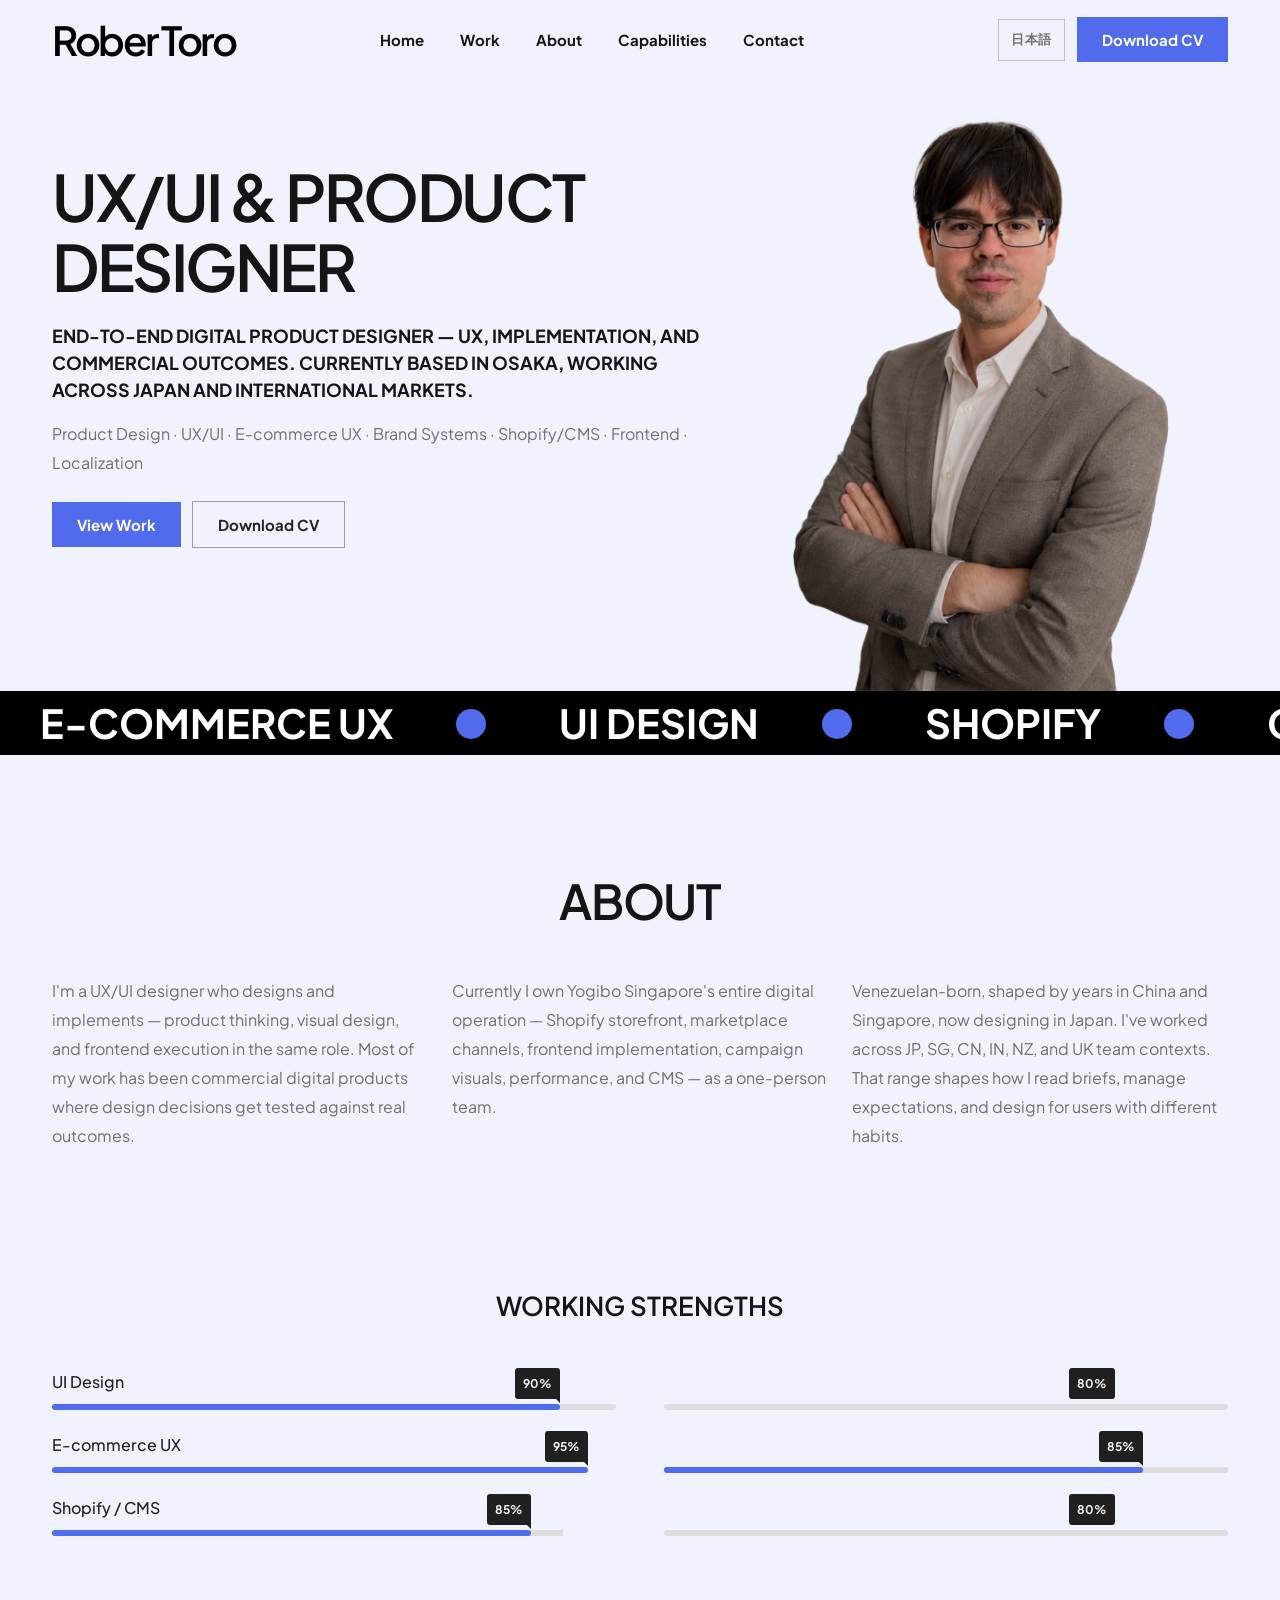
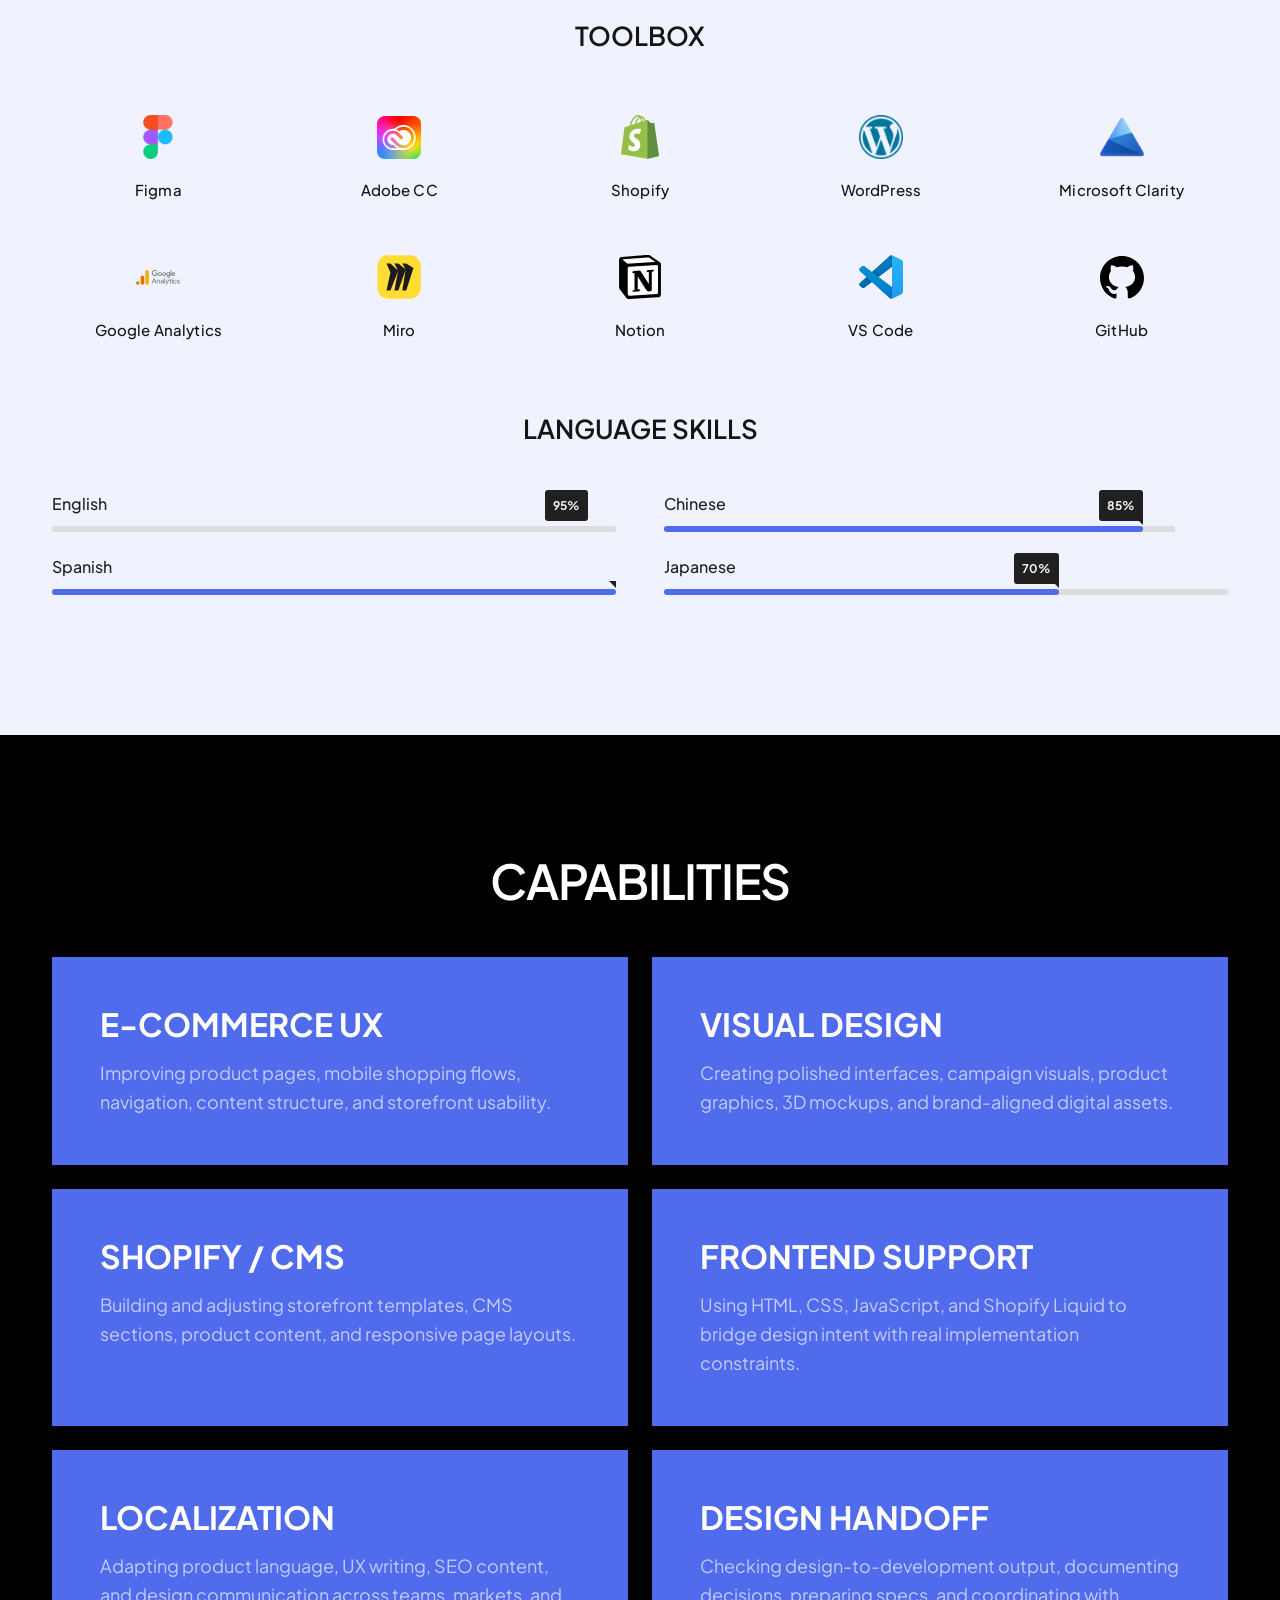
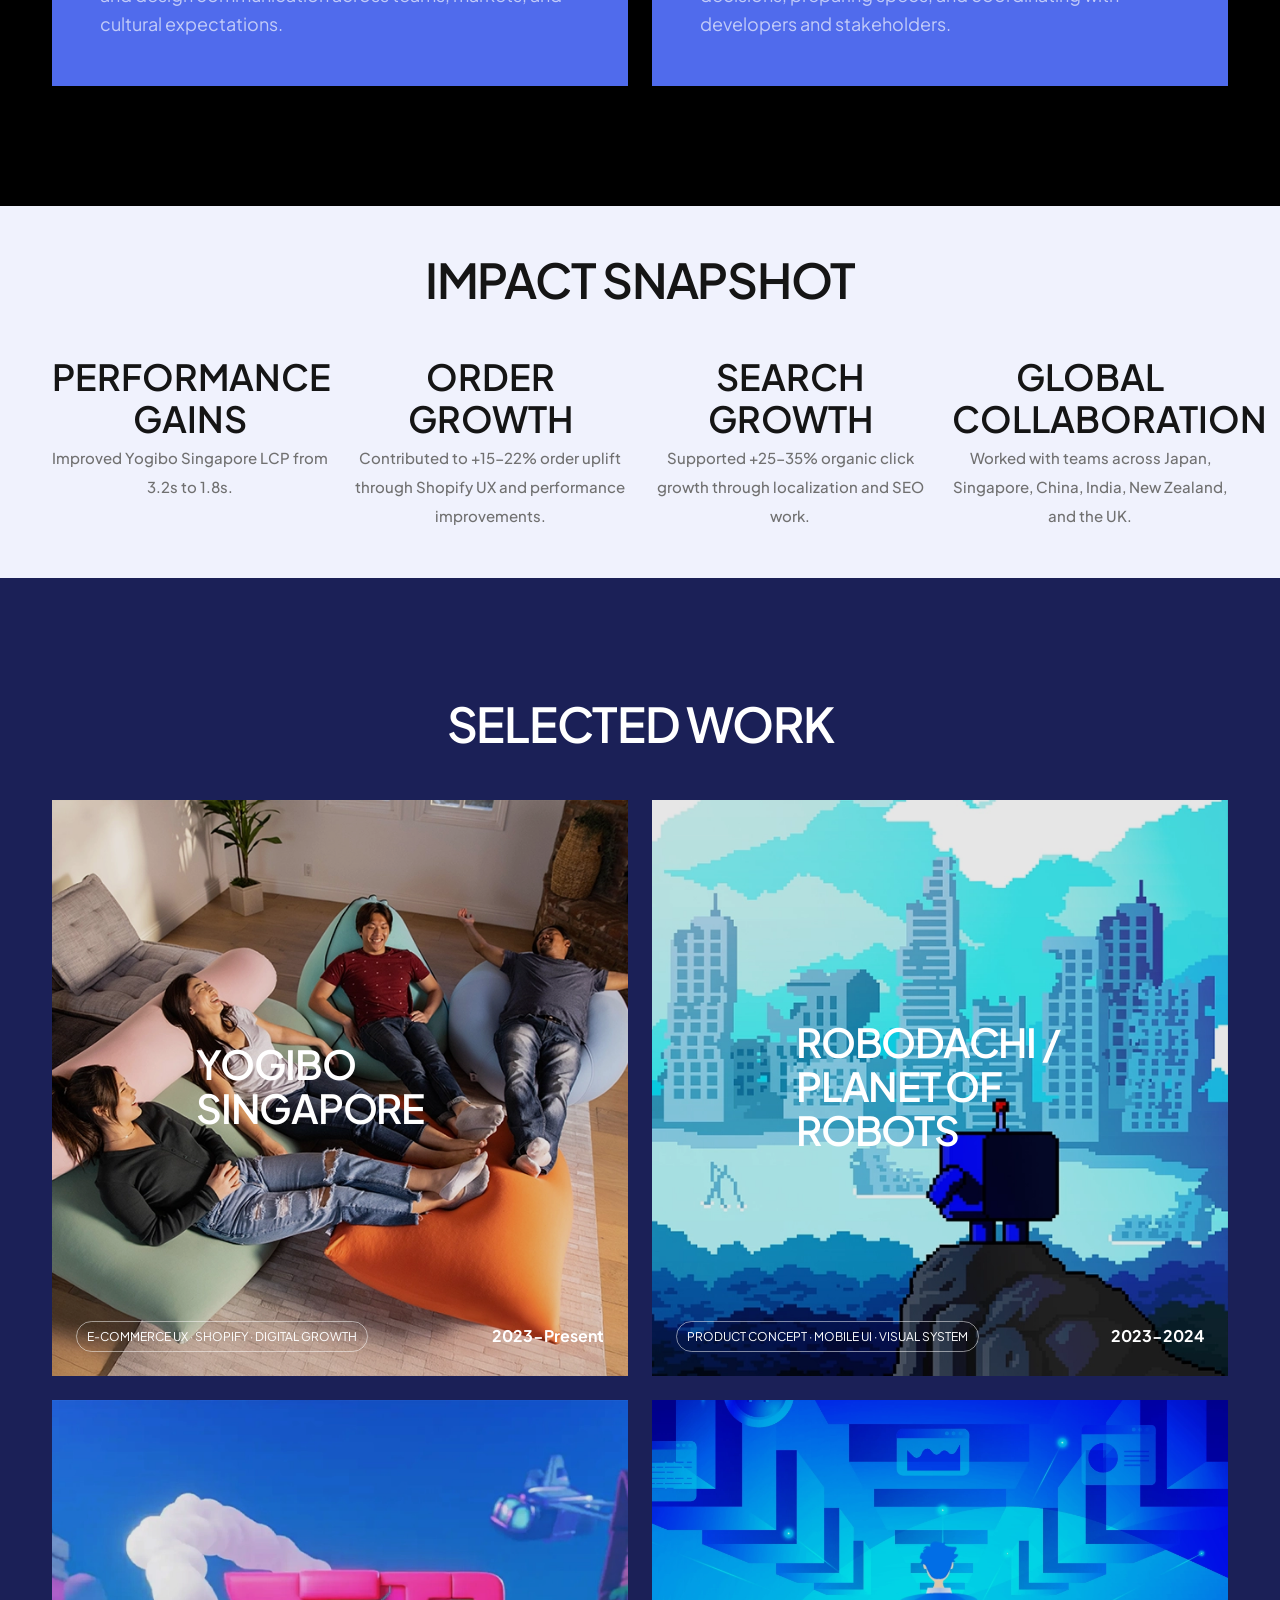
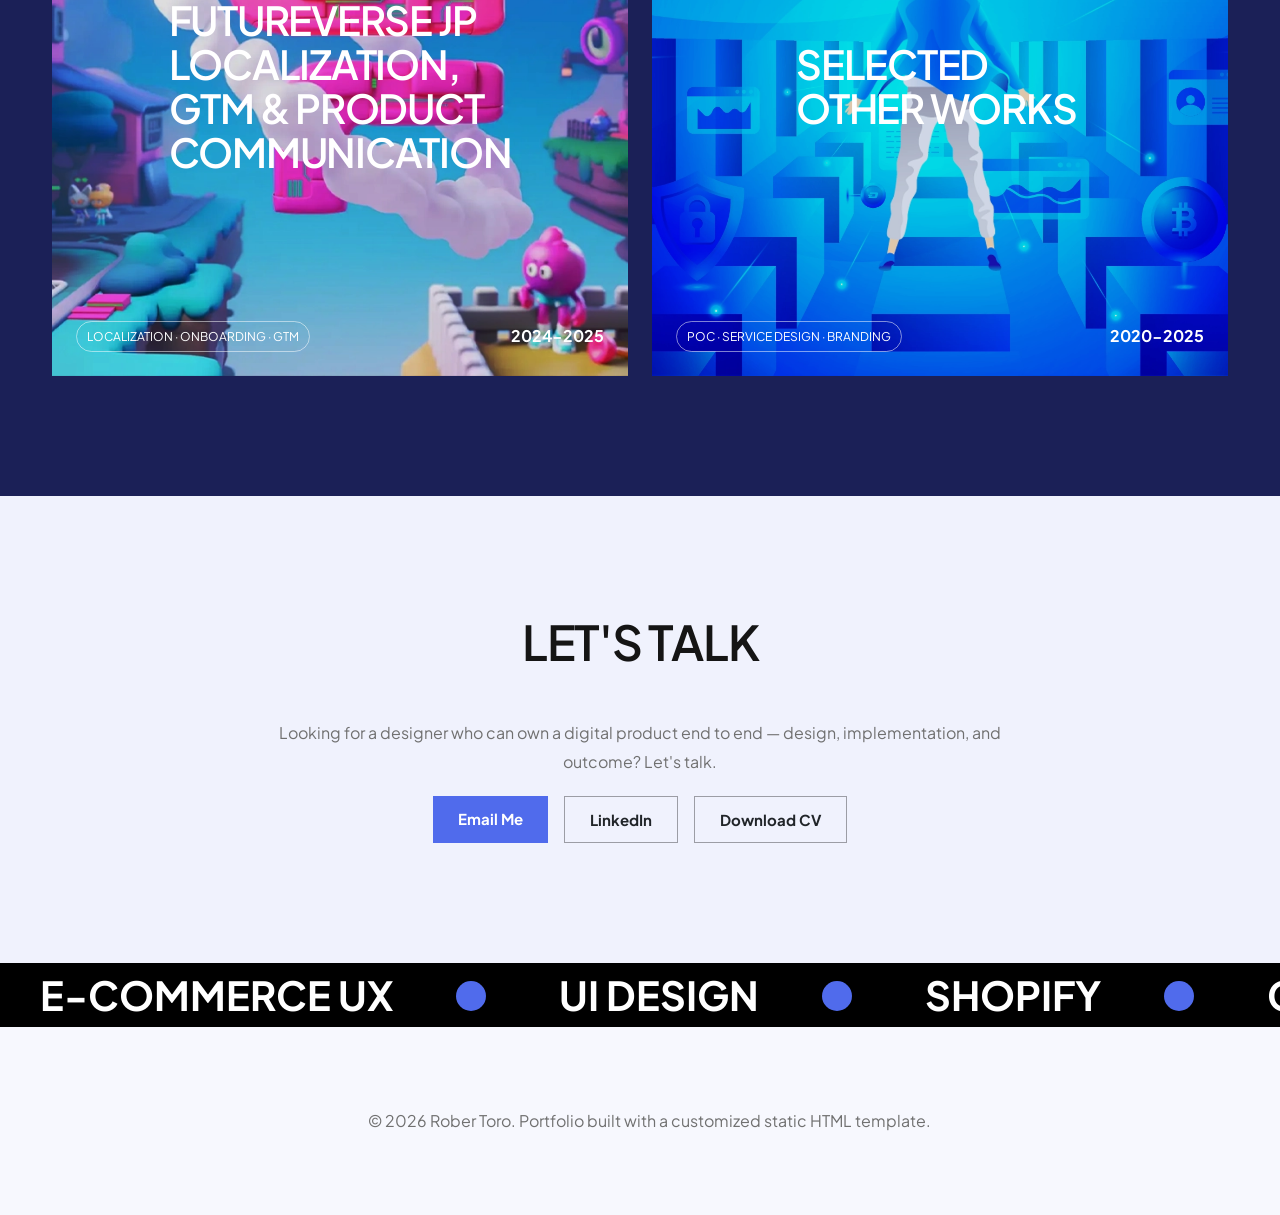
<file: index.html>
<!DOCTYPE html>
<html lang="en">

<head>
    <title>Rober Toro - UX/UI & Product Designer</title>
    <link rel="icon" href="images/icon.webp" type="image/gif" sizes="16x16">
    <meta content="text/html;charset=utf-8" http-equiv="Content-Type">
    <meta content="width=device-width, initial-scale=1.0" name="viewport">
    <meta name="description" content="E-commerce-focused UX/UI Designer based in Osaka, Japan, working across Shopify, CMS, frontend implementation, localization, visual systems, and cross-cultural digital product support.">
    <meta content="" name="keywords">
    <meta content="Rober Toro" name="author">
    <!-- CSS Files
    ================================================== -->
    <link href="css/bootstrap.min.css" rel="stylesheet" type="text/css" id="bootstrap">
    <link href="css/plugins.css" rel="stylesheet" type="text/css">
    <link href="css/style.css" rel="stylesheet" type="text/css">
    <link href="css/coloring.css" rel="stylesheet" type="text/css">
    <!-- color scheme -->
    <link id="colors" href="css/colors/scheme-01.css" rel="stylesheet" type="text/css">
    <!-- color scheme -->
    <link href="css/09_custom.css" rel="stylesheet" type="text/css">
    <link rel="alternate" hreflang="en" href="index.html">
    <link rel="alternate" hreflang="ja" href="ja/index.html">
    <script src="js/language-router.js"></script>
</head>

<body>
    <header class="header-light transparent has-topbar">
        <div class="container">
            <div class="row">
                <div class="col-md-12">
                    <div class="de-flex sm-pt10">
                        <div class="de-flex-col">
                            <!-- logo begin -->
                            <div id="logo" class="w-150px">
                                <a href="#section-intro">
                                    <h1>Rober Toro</h1>
                                </a>
                            </div>
                            <!-- logo close -->
                        </div>
                        <div class="de-flex-col header-col-mid">
                            <ul id="mainmenu">
                                <li><a class="menu-item" href="#section-intro">Home</a></li>
                                <li><a class="menu-item" href="#my_works">Work</a></li>
                                <li><a class="menu-item" href="#who_i_am">About</a></li>
                                <li><a class="menu-item" href="#what_i_do">Capabilities</a></li>
                                <li><a class="menu-item" href="#hire_me">Contact</a></li>
                            </ul>
                        </div>
                        <div class="de-flex-col">
                            <div class="menu_side_area">
                                <a href="ja/index.html" class="language-switch" data-language-switch="ja" lang="ja" hreflang="ja" aria-label="日本語版を表示">日本語</a>
                                <a href="assets/docs/rober-toro-cv.pdf" class="btn-main" target="_blank" rel="noopener">Download CV</a>
                                <span id="menu-btn"></span>
                            </div>
                        </div>
                    </div>
                </div>
            </div>
        </div>
    </header>

    <div id="wrapper">
        <div class="float-text show-on-scroll">
            <span><a href="#">Scroll to top</a></span>
        </div>
        <div class="scrollbar-v show-on-scroll"></div>

        <!-- page preloader begin -->
        <div id="de-loader"></div>
        <!-- page preloader close -->

        <!-- content begin -->
        <div class="no-bottom no-top" id="content">

            <div id="top"></div>

            <section id="section-intro" class="p-0 pt-5">
                <div class="container">
                    <div class="row g-4 align-items-center">
                        <div class="col-md-7">
                            <div class="spacer-single"></div>
                            <h1 class="wow fadeIn" data-wow-delay=".4s">
                                UX/UI &amp; Product Designer
                            </h1>
                            <h4 class="mb-3">End-to-end digital product designer — UX, implementation, and commercial outcomes. Currently based in Osaka, working across Japan and international markets.</h4>
                            <p class="mb-4">Product Design &middot; UX/UI &middot; E-commerce UX &middot; Brand Systems &middot; Shopify/CMS &middot; Frontend &middot; Localization</p>
                            <a class="btn-main wow fadeIn me-2" data-wow-delay="1s" href="#my_works">View Work</a>
                            <a class="btn-main btn-line text-dark wow fadeIn" data-wow-delay="1.1s" href="assets/docs/rober-toro-cv.pdf" target="_blank" rel="noopener">Download CV</a>
                            <div class="spacer-double"></div>
                        </div>

                        <div class="col-md-5">
                            <img src="images/misc/rober-hero-image.webp" class="w-100 img-gray" alt="Portrait or visual placeholder for Rober Toro portfolio">
                        </div>
                    </div>
                </div>
            </section>

            <section class="bg-dark-1 text-dark no-top no-bottom">
                <div class="wow fadeInRight d-flex">
                    <div class="de-marquee-list wow">
                        <div class="d-item">
                            <span class="d-item-txt">E-commerce UX</span>
                            <span class="d-item-circle"></span>
                            <span class="d-item-txt">UI Design</span>
                            <span class="d-item-circle"></span>
                            <span class="d-item-txt">Shopify</span>
                            <span class="d-item-circle"></span>
                            <span class="d-item-txt">CMS</span>
                            <span class="d-item-circle"></span>
                            <span class="d-item-txt">Frontend Implementation</span>
                            <span class="d-item-circle"></span>
                            <span class="d-item-txt">Design Validation</span>
                            <span class="d-item-circle"></span>
                            <span class="d-item-txt">SEO / Content</span>
                            <span class="d-item-circle"></span>
                            <span class="d-item-txt">Localization</span>
                            <span class="d-item-circle"></span>
                            <span class="d-item-txt">Cross-cultural Design</span>
                            <span class="d-item-circle"></span>
                            <span class="d-item-txt">Visual Systems</span>
                            <span class="d-item-circle"></span>
                            <span class="d-item-txt">Product Support</span>
                            <span class="d-item-circle"></span>
                        </div>
                    </div>
                </div>
            </section>

            <section id="who_i_am">
                <div class="container">
                    <div class="row g-4">
                        <div class="col-lg-12 text-center">
                            <h2>About</h2>
                        </div>
                        <div class="col-lg-4">
                            <p>I'm a UX/UI designer who designs and implements — product thinking, visual design, and frontend execution in the same role. Most of my work has been commercial digital products where design decisions get tested against real outcomes.</p>
                        </div>

                        <div class="col-lg-4">
                            <p>Currently I own Yogibo Singapore's entire digital operation — Shopify storefront, marketplace channels, frontend implementation, campaign visuals, performance, and CMS — as a one-person team.</p>
                        </div>

                        <div class="col-lg-4">
                            <p>Venezuelan-born, shaped by years in China and Singapore, now designing in Japan. I've worked across JP, SG, CN, IN, NZ, and UK team contexts. That range shapes how I read briefs, manage expectations, and design for users with different habits.</p>
                        </div>

                        <div class="col-lg-12">
                            <p class="about-note text-center mb-0"></p>
                        </div>

                        <div class="col-lg-12">
                            <div class="row g-4 gx-5 align-items-start">
                                <div class="col-lg-12 text-center skills-subsection-heading skills-subsection-heading-strengths">
                                    <h3>Working Strengths</h3>
                                </div>
                                <div class="col-md-6 wow fadeInRight skills-strength-column" data-wow-delay=".4s">
                                    <div class="d-skills-bar">
                                        <div class="d-bar">
                                            <div class="d-skill" data-value="90%">
                                                <div class="d-info">
                                                    <span>UI Design</span>
                                                </div>
                                                <div class="d-progress-line"><span class="d-fill-line"></span></div>
                                            </div>

                                            <div class="d-skill" data-value="95%">
                                                <div class="d-info">
                                                    <span>E-commerce UX</span>
                                                </div>
                                                <div class="d-progress-line"><span class="d-fill-line"></span></div>
                                            </div>

                                            <div class="d-skill" data-value="85%">
                                                <div class="d-info">
                                                    <span>Shopify / CMS</span>
                                                </div>
                                                <div class="d-progress-line"><span class="d-fill-line"></span></div>
                                            </div>
                                        </div>
                                    </div>
                                </div>

                                <div class="col-md-6 wow fadeInRight skills-strength-column" data-wow-delay=".5s">
                                    <div class="d-skills-bar">
                                        <div class="d-bar">
                                            <div class="d-skill" data-value="80%">
                                                <div class="d-info">
                                                    <span>HTML / CSS</span>
                                                </div>
                                                <div class="d-progress-line"><span class="d-fill-line"></span></div>
                                            </div>

                                            <div class="d-skill" data-value="85%">
                                                <div class="d-info">
                                                    <span>Localization</span>
                                                </div>
                                                <div class="d-progress-line"><span class="d-fill-line"></span></div>
                                            </div>

                                            <div class="d-skill" data-value="80%">
                                                <div class="d-info">
                                                    <span>Design Handoff</span>
                                                </div>
                                                <div class="d-progress-line"><span class="d-fill-line"></span></div>
                                            </div>
                                        </div>
                                    </div>
                                </div>

                                <div class="col-lg-12 text-center skills-subsection-heading skills-subsection-heading-toolbox">
                                    <h3>Toolbox</h3>
                                </div>
                                <div class="col-lg-12 wow fadeInUp skills-toolbox-section" data-wow-delay=".45s">
                                    <div class="skills-toolbox-grid">
                                        <div class="toolbox-tile">
                                            <div class="toolbox-icon-wrap">
                                                <img src="images/logo/figma.webp" alt="Figma logo" class="toolbox-icon">
                                            </div>
                                            <h4>Figma</h4>
                                        </div>

                                        <div class="toolbox-tile">
                                            <div class="toolbox-icon-wrap">
                                                <img src="images/logo/Adobe_Creative_Cloud_rainbow_icon.svg" alt="Adobe Creative Cloud logo" class="toolbox-icon">
                                            </div>
                                            <h4>Adobe CC</h4>
                                        </div>

                                        <div class="toolbox-tile">
                                            <div class="toolbox-icon-wrap">
                                                <img src="images/logo/shopify-icon.svg" alt="Shopify logo" class="toolbox-icon">
                                            </div>
                                            <h4>Shopify</h4>
                                        </div>

                                        <div class="toolbox-tile">
                                            <div class="toolbox-icon-wrap">
                                                <img src="images/logo/wordpress.webp" alt="WordPress logo" class="toolbox-icon">
                                            </div>
                                            <h4>WordPress</h4>
                                        </div>

                                        <div class="toolbox-tile">
                                            <div class="toolbox-icon-wrap">
                                                <img src="images/logo/ms-clarity-icon.png" alt="Microsoft Clarity logo" class="toolbox-icon">
                                            </div>
                                            <h4>Microsoft Clarity</h4>
                                        </div>

                                        <div class="toolbox-tile">
                                            <div class="toolbox-icon-wrap">
                                                <img src="images/logo/Logo_Google_Analytics.svg" alt="Google Analytics logo" class="toolbox-icon">
                                            </div>
                                            <h4>Google Analytics</h4>
                                        </div>

                                        <div class="toolbox-tile">
                                            <div class="toolbox-icon-wrap">
                                                <img src="images/logo/Miro-Icon.svg" alt="Miro logo" class="toolbox-icon">
                                            </div>
                                            <h4>Miro</h4>
                                        </div>

                                        <div class="toolbox-tile">
                                            <div class="toolbox-icon-wrap">
                                                <img src="images/logo/Notion-Icon.svg" alt="Notion logo" class="toolbox-icon">
                                            </div>
                                            <h4>Notion</h4>
                                        </div>

                                        <div class="toolbox-tile">
                                            <div class="toolbox-icon-wrap">
                                                <img src="images/logo/vscode.svg" alt="VS Code logo" class="toolbox-icon">
                                            </div>
                                            <h4>VS Code</h4>
                                        </div>

                                        <div class="toolbox-tile">
                                            <div class="toolbox-icon-wrap">
                                                <img src="images/logo/GitHub_icon.svg" alt="GitHub logo" class="toolbox-icon">
                                            </div>
                                            <h4>GitHub</h4>
                                        </div>
                                    </div>
                                </div>

                                <div class="col-lg-12 text-center skills-subsection-heading skills-subsection-heading-strengths">
                                    <h3>Language Skills</h3>
                                </div>
                                <div class="col-md-6 wow fadeInRight skills-language-column" data-wow-delay=".5s">
                                    <div class="d-skills-bar">
                                        <div class="d-bar">
                                            <div class="d-skill" data-value="95%">
                                                <div class="d-info">
                                                    <span>English</span>
                                                </div>
                                                <div class="d-progress-line"><span class="d-fill-line"></span></div>
                                            </div>

                                            <div class="d-skill" data-value="100%">
                                                <div class="d-info">
                                                    <span>Spanish</span>
                                                </div>
                                                <div class="d-progress-line"><span class="d-fill-line"></span></div>
                                            </div>
                                        </div>
                                    </div>
                                </div>

                                <div class="col-md-6 wow fadeInRight skills-language-column" data-wow-delay=".6s">
                                    <div class="d-skills-bar">
                                        <div class="d-bar">
                                            <div class="d-skill" data-value="85%">
                                                <div class="d-info">
                                                    <span>Chinese</span>
                                                </div>
                                                <div class="d-progress-line"><span class="d-fill-line"></span></div>
                                            </div>

                                            <div class="d-skill" data-value="70%">
                                                <div class="d-info">
                                                    <span>Japanese</span>
                                                </div>
                                                <div class="d-progress-line"><span class="d-fill-line"></span></div>
                                            </div>
                                        </div>
                                    </div>
                                </div>
                            </div>
                        </div>
                    </div>
                </div>
            </section>

            <section id="what_i_do" class="section-dark bg-dark text-light">
                <div class="container">
                    <div class="row g-4">
                        <div class="col-lg-12 text-center">
                            <h2>Capabilities</h2>
                        </div>
                        <div class="col-lg-6 col-sm-6 wow fadeInUp" data-wow-delay=".3s">
                            <div class="relative p-lg-5 p-4 bg-color text-light h-100">
                                <h4 class="fs-32 lh-1-2">E-commerce UX</h4>
                                <p class="fs-20 mb-0">Improving product pages, mobile shopping flows, navigation, content structure, and storefront usability.</p>
                            </div>
                        </div>

                        <div class="col-lg-6 col-sm-6 wow fadeInUp" data-wow-delay=".3s">
                            <div class="relative p-lg-5 p-4 bg-color text-light h-100">
                                <h4 class="fs-32 lh-1-2">Visual Design</h4>
                                <p class="fs-20 mb-0">Creating polished interfaces, campaign visuals, product graphics, 3D mockups, and brand-aligned digital assets.</p>
                            </div>
                        </div>

                        <div class="col-lg-6 col-sm-6 wow fadeInUp" data-wow-delay=".3s">
                            <div class="relative p-lg-5 p-4 bg-color text-light h-100">
                                <h4 class="fs-32 lh-1-2">Shopify / CMS</h4>
                                <p class="fs-20 mb-0">Building and adjusting storefront templates, CMS sections, product content, and responsive page layouts.</p>
                            </div>
                        </div>

                        <div class="col-lg-6 col-sm-6 wow fadeInUp" data-wow-delay=".3s">
                            <div class="relative p-lg-5 p-4 bg-color text-light h-100">
                                <h4 class="fs-32 lh-1-2">Frontend Support</h4>
                                <p class="fs-20 mb-0">Using HTML, CSS, JavaScript, and Shopify Liquid to bridge design intent with real implementation constraints.</p>
                            </div>
                        </div>

                        <div class="col-lg-6 col-sm-6 wow fadeInUp" data-wow-delay=".3s">
                            <div class="relative p-lg-5 p-4 bg-color text-light h-100">
                                <h4 class="fs-32 lh-1-2">Localization</h4>
                                <p class="fs-20 mb-0">Adapting product language, UX writing, SEO content, and design communication across teams, markets, and cultural expectations.</p>
                            </div>
                        </div>

                        <div class="col-lg-6 col-sm-6 wow fadeInUp" data-wow-delay=".3s">
                            <div class="relative p-lg-5 p-4 bg-color text-light h-100">
                                <h4 class="fs-32 lh-1-2">Design Handoff</h4>
                                <p class="fs-20 mb-0">Checking design-to-development output, documenting decisions, preparing specs, and coordinating with developers and stakeholders.</p>
                            </div>
                        </div>
                    </div>
                </div>
            </section>

            <section class="pt-5 pb-5">
                <div class="container">
                    <div class="row g-4">
                        <div class="col-lg-12 text-center">
                            <h2>Impact Snapshot</h2>
                        </div>
                        <div class="col-md-3 col-sm-6 mb-sm-30">
                            <div class="de_count text-center fs-15 wow fadeInRight" data-wow-delay=".0s">
                                <h3 class="fs-48 mb-1">Performance Gains</h3>
                                <div class="fs-15">Improved Yogibo Singapore LCP from 3.2s to 1.8s.</div>
                            </div>
                        </div>
                        <div class="col-md-3 col-sm-6 mb-sm-30">
                            <div class="de_count text-center fs-15 wow fadeInRight" data-wow-delay=".2s">
                                <h3 class="fs-48 mb-1">Order Growth</h3>
                                <div class="fs-15">Contributed to +15-22% order uplift through Shopify UX and performance improvements.</div>
                            </div>
                        </div>
                        <div class="col-md-3 col-sm-6 mb-sm-30">
                            <div class="de_count text-center fs-15 wow fadeInRight" data-wow-delay=".4s">
                                <h3 class="fs-48 mb-1">Search Growth</h3>
                                <div class="fs-15">Supported +25-35% organic click growth through localization and SEO work.</div>
                            </div>
                        </div>
                        <div class="col-md-3 col-sm-6 mb-sm-30">
                            <div class="de_count text-center fs-15 wow fadeInRight" data-wow-delay=".6s">
                                <h3 class="fs-48 mb-1">Global Collaboration</h3>
                                <div class="fs-15">Worked with teams across Japan, Singapore, China, India, New Zealand, and the UK.</div>
                            </div>
                        </div>
                    </div>
                </div>
            </section>

            <section id="my_works" class="section-dark bg-color text-light">
                <div class="container">
                    <div class="row g-4 wow fadeInUp" data-wow-delay=".3s">
                        <div class="col-lg-12 text-center">
                            <h2>Selected Work</h2>
                        </div>
                        <div class="col-lg-6">
                            <div class="hover relative overflow-hidden text-light">
                                <a href="yogibo.html" class="overflow-hidden d-block relative">
                                    <h2 class="fs-40 abs-centered z-index-1 hover-op-0">Yogibo Singapore</h2>
                                    <img src="images/works/1.webp" class="w-100 hover-scale-1-2 img-gray" alt="Yogibo Singapore e-commerce UX case study">

                                    <div class="absolute bottom-0 w-100 p-4 d-flex text-white justify-content-between">
                                        <div class="d-tag-s2">E-commerce UX &middot; Shopify &middot; Digital Growth</div>
                                        <div class="fw-bold">2023-Present</div>
                                    </div>
                                </a>
                            </div>
                        </div>

                        <div class="col-lg-6">
                            <div class="hover relative overflow-hidden text-light">
                                <a href="robodachi.html" class="overflow-hidden d-block relative">
                                    <h2 class="fs-40 abs-centered z-index-1 hover-op-0">ROBODACHI / Planet of Robots</h2>
                                    <img src="images/works/2.webp" class="w-100 hover-scale-1-2 img-gray" alt="ROBODACHI mobile product concept and visual system">

                                    <div class="absolute bottom-0 w-100 p-4 d-flex text-white justify-content-between">
                                        <div class="d-tag-s2">Product Concept &middot; Mobile UI &middot; Visual System</div>
                                        <div class="fw-bold">2023-2024</div>
                                    </div>
                                </a>
                            </div>
                        </div>

                        <div class="col-lg-6">
                            <div class="hover relative overflow-hidden text-light">
                                <a href="futureverse.html" class="overflow-hidden d-block relative">
                                    <h2 class="fs-40 abs-centered z-index-1 hover-op-0">Futureverse JP Localization, GTM &amp; Product Communication</h2>
                                    <img src="images/works/3.webp" class="w-100 hover-scale-1-2 img-gray" alt="Futureverse Japanese localization and onboarding work">

                                    <div class="absolute bottom-0 w-100 p-4 d-flex text-white justify-content-between">
                                        <div class="d-tag-s2">Localization &middot; Onboarding &middot; GTM</div>
                                        <div class="fw-bold">2024-2025</div>
                                    </div>
                                </a>
                            </div>
                        </div>

                        <div class="col-lg-6">
                            <div class="hover relative overflow-hidden text-light">
                                <a href="other-works.html" class="overflow-hidden d-block relative">
                                    <h2 class="fs-40 abs-centered z-index-1 hover-op-0">Selected Other Works</h2>
                                    <img src="images/works/4.webp" class="w-100 hover-scale-1-2 img-gray" alt="Supporting product, service, and visual design work">

                                    <div class="absolute bottom-0 w-100 p-4 d-flex text-white justify-content-between">
                                        <div class="d-tag-s2">PoC &middot; Service Design &middot; Branding</div>
                                        <div class="fw-bold">2020-2025</div>
                                    </div>
                                </a>
                            </div>
                        </div>
                    </div>
                </div>
            </section>

            <section id="hire_me">
                <div class="container">
                    <div class="row g-4 justify-content-center">
                        <div class="col-lg-6 text-center">
                            <h2>Let's Talk</h2>
                        </div>
                        <div class="col-lg-8 text-center wow fadeInUp" data-wow-delay=".3s">
                            <p>Looking for a designer who can own a digital product end to end — design, implementation, and outcome? Let's talk.</p>
                            <div class="d-flex justify-content-center flex-wrap gap-3">
                                <a href="mailto:rober24.95@gmail.com" class="btn-main" style="border-radius:0;">Email Me</a>
                                <a href="https://www.linkedin.com/in/rober-toro-802953189/" class="btn-main btn-line text-dark">LinkedIn</a>
                                <a href="assets/docs/rober-toro-cv.pdf" class="btn-main btn-line text-dark" target="_blank" rel="noopener">Download CV</a>
                            </div>
                        </div>
                    </div>
                </div>
            </section>

            <section class="bg-dark-1 text-dark no-top no-bottom">
                <div class="wow fadeInRight d-flex">
                    <div class="de-marquee-list wow">
                        <div class="d-item">
                            <span class="d-item-txt">E-commerce UX</span>
                            <span class="d-item-circle"></span>
                            <span class="d-item-txt">UI Design</span>
                            <span class="d-item-circle"></span>
                            <span class="d-item-txt">Shopify</span>
                            <span class="d-item-circle"></span>
                            <span class="d-item-txt">CMS</span>
                            <span class="d-item-circle"></span>
                            <span class="d-item-txt">Frontend Implementation</span>
                            <span class="d-item-circle"></span>
                            <span class="d-item-txt">Design Validation</span>
                            <span class="d-item-circle"></span>
                            <span class="d-item-txt">SEO / Content</span>
                            <span class="d-item-circle"></span>
                            <span class="d-item-txt">Localization</span>
                            <span class="d-item-circle"></span>
                            <span class="d-item-txt">Cross-cultural Design</span>
                            <span class="d-item-circle"></span>
                            <span class="d-item-txt">Visual Systems</span>
                            <span class="d-item-circle"></span>
                            <span class="d-item-txt">Product Support</span>
                            <span class="d-item-circle"></span>
                        </div>
                    </div>
                </div>
            </section>

        </div>
        <!-- content close -->

        <!-- footer begin -->
        <footer>
            <div class="container-fluid">
                <div class="px-2">
                    <div class="row g-4 justify-content-center">
                        <div class="col-lg-6 text-center">
                            <div class="d-menu-1 wow" data-wow-delay=".3s">
                                <p class="no-bottom">&copy; 2026 Rober Toro. Portfolio built with a customized static HTML template.</p>

                            </div>
                        </div>
                    </div>
                </div>
            </div>
        </footer>
        <!-- footer close -->
    </div>


    <!-- Javascript Files
    ================================================== -->
    <script src="js/plugins.js"></script>
    <script src="js/designesia.js"></script>
    <script src="js/custom-marquee.js"></script>

</body>

</html>
</file>
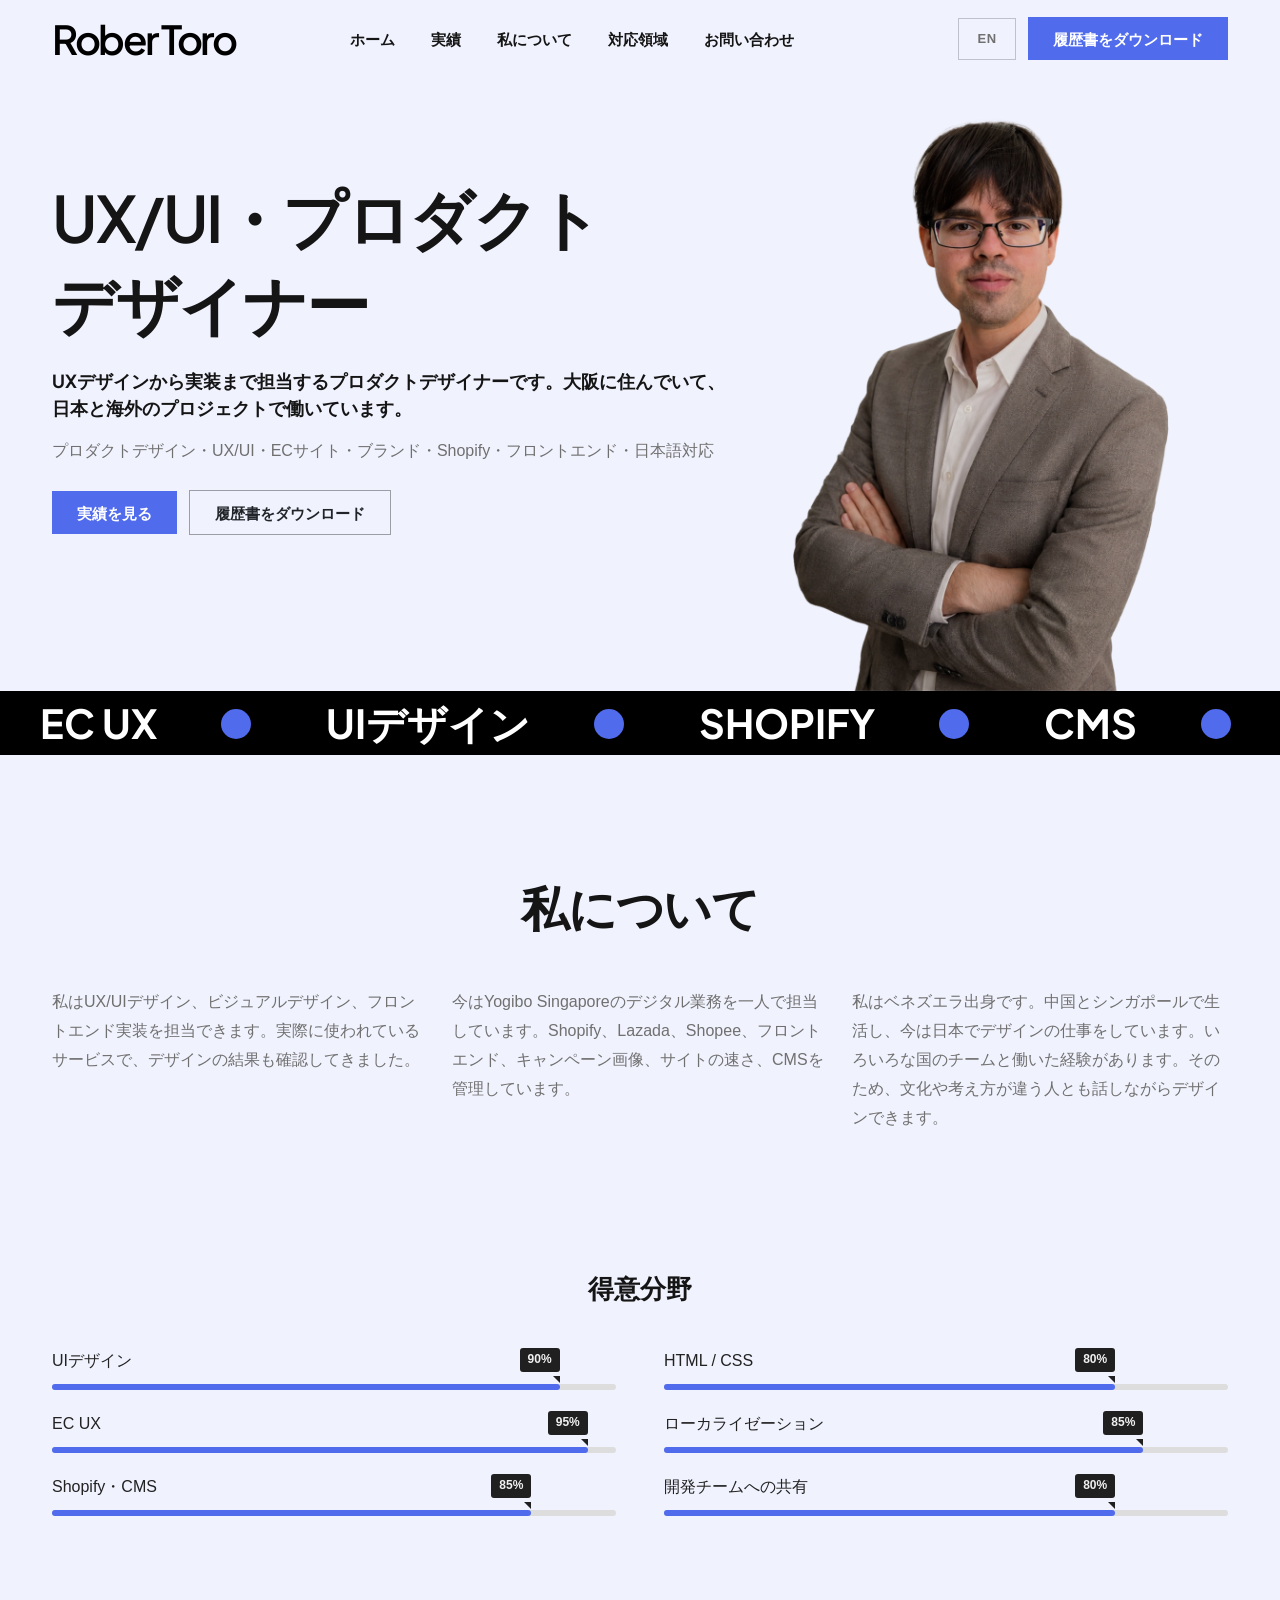
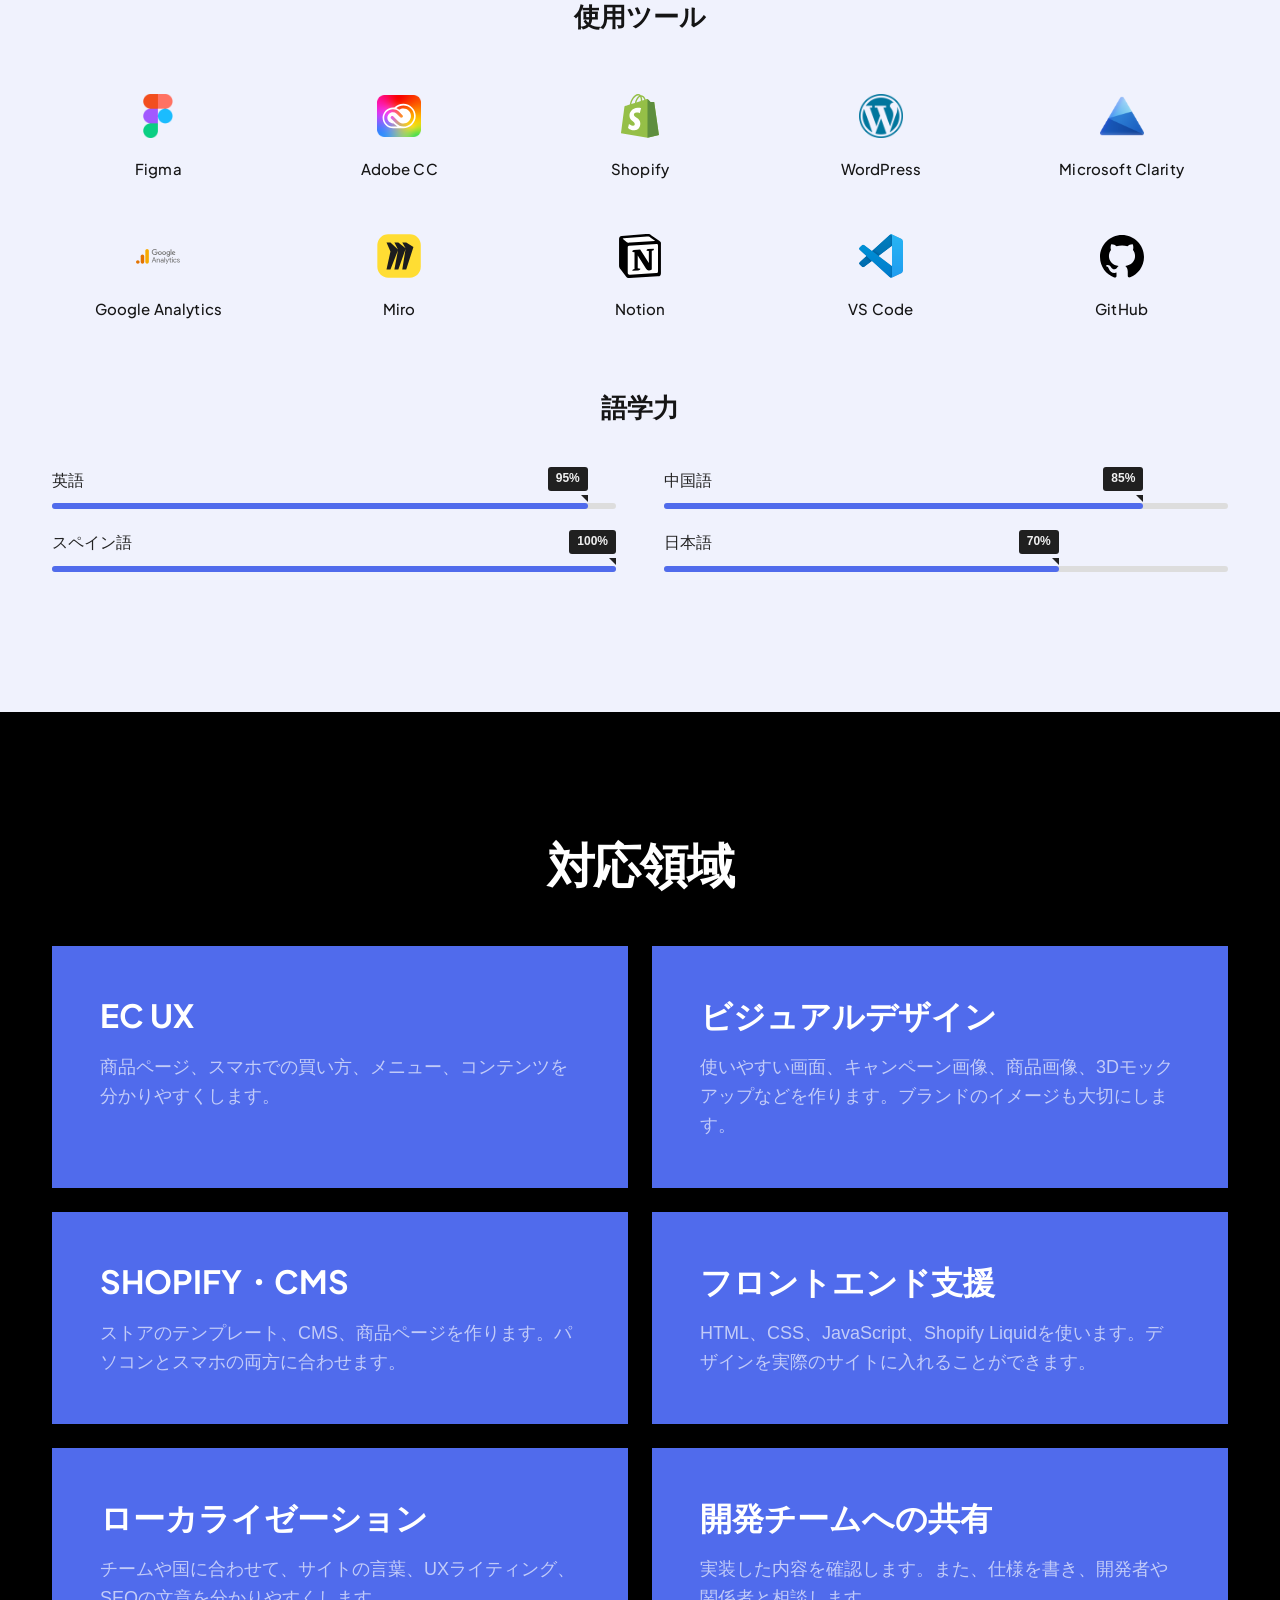
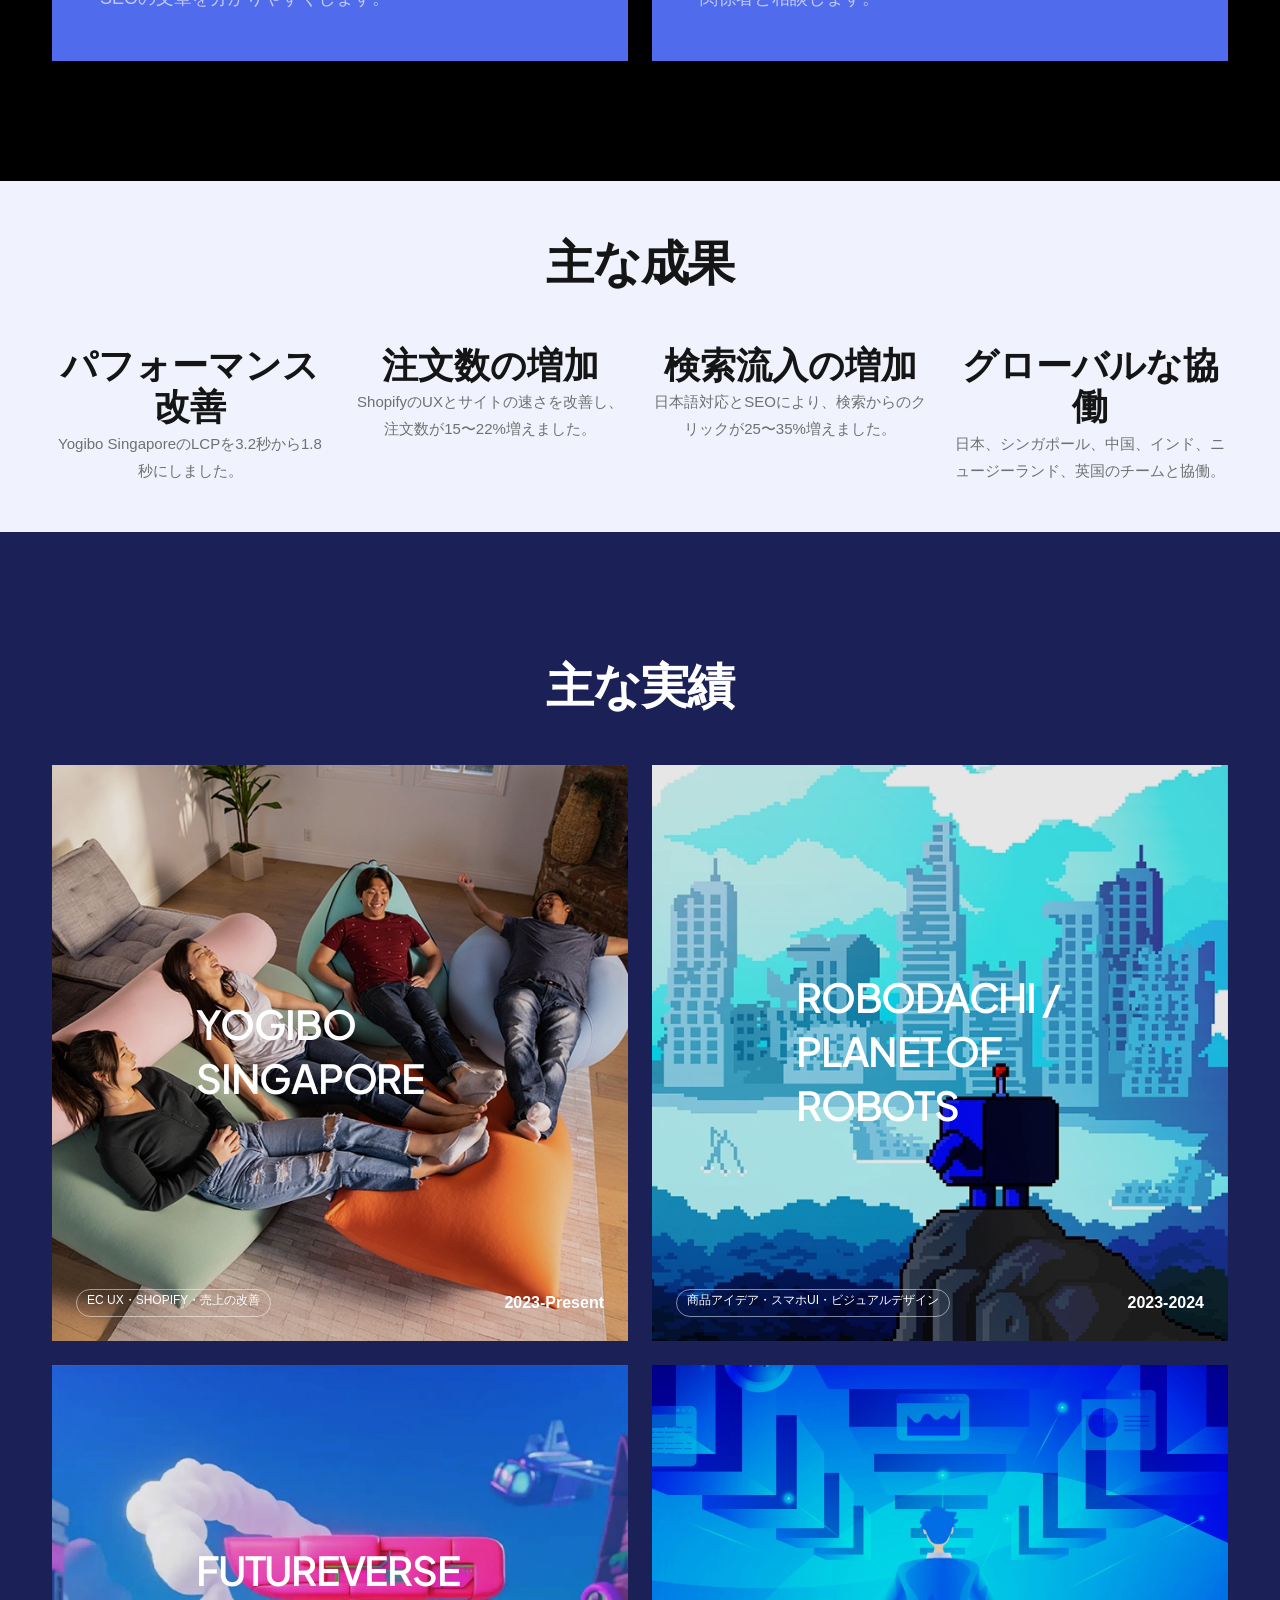
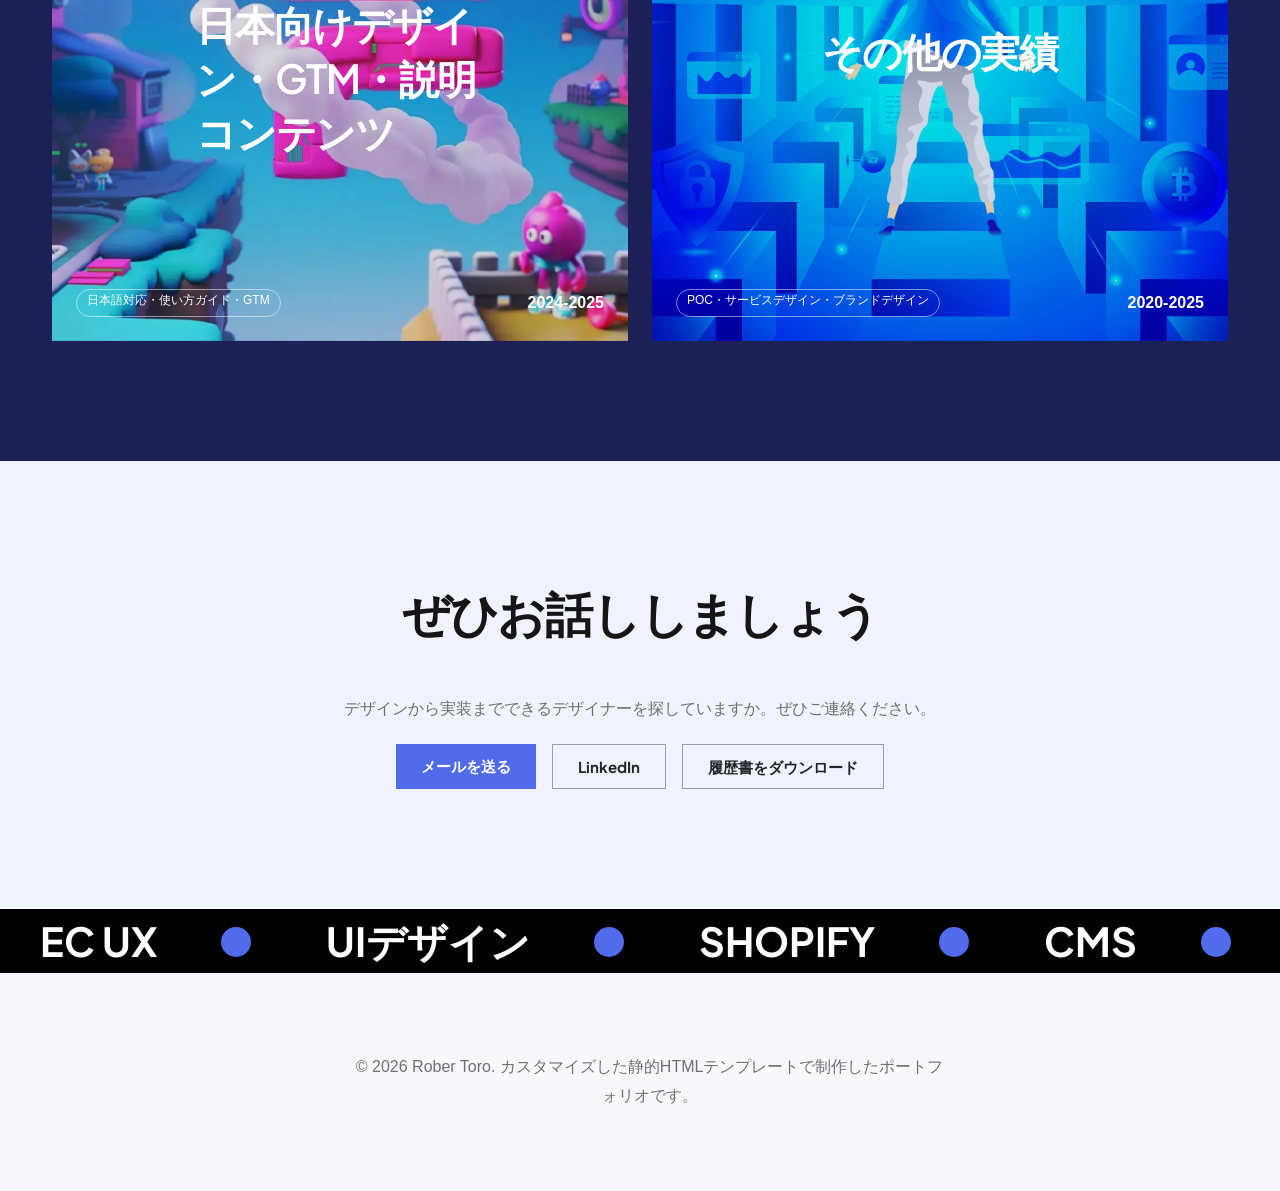
<file: ja/index.html>
<!DOCTYPE html>
<html lang="ja">

<head>
    <title>Rober Toro — UX/UI・プロダクトデザイナー</title>
    <link rel="icon" href="../images/icon.webp" type="image/gif" sizes="16x16">
    <meta content="text/html;charset=utf-8" http-equiv="Content-Type">
    <meta content="width=device-width, initial-scale=1.0" name="viewport">
    <meta name="description" content="大阪を拠点に、Shopify、CMS、フロントエンド実装、ローカライゼーション、ビジュアルデザイン、異文化間のデジタルプロダクト支援に携わるEC領域中心のUX/UIデザイナー。">
    <meta content="" name="keywords">
    <meta content="Rober Toro" name="author">
    <!-- CSS Files
    ================================================== -->
    <link href="../css/bootstrap.min.css" rel="stylesheet" type="text/css" id="bootstrap">
    <link href="../css/plugins.css" rel="stylesheet" type="text/css">
    <link href="../css/style.css" rel="stylesheet" type="text/css">
    <link href="../css/coloring.css" rel="stylesheet" type="text/css">
    <!-- color scheme -->
    <link id="colors" href="../css/colors/scheme-01.css" rel="stylesheet" type="text/css">
    <!-- color scheme -->
    <link href="../css/09_custom.css" rel="stylesheet" type="text/css">
    <link rel="alternate" hreflang="en" href="../index.html">
    <link rel="alternate" hreflang="ja" href="index.html">
    <script src="../js/language-router.js"></script>
</head>

<body>
    <header class="header-light transparent has-topbar">
        <div class="container">
            <div class="row">
                <div class="col-md-12">
                    <div class="de-flex sm-pt10">
                        <div class="de-flex-col">
                            <!-- logo begin -->
                            <div id="logo" class="w-150px">
                                <a href="#section-intro">
                                    <h1>Rober Toro</h1>
                                </a>
                            </div>
                            <!-- logo close -->
                        </div>
                        <div class="de-flex-col header-col-mid">
                            <ul id="mainmenu">
                                <li><a class="menu-item" href="#section-intro">ホーム</a></li>
                                <li><a class="menu-item" href="#my_works">実績</a></li>
                                <li><a class="menu-item" href="#who_i_am">私について</a></li>
                                <li><a class="menu-item" href="#what_i_do">対応領域</a></li>
                                <li><a class="menu-item" href="#hire_me">お問い合わせ</a></li>
                            </ul>
                        </div>
                        <div class="de-flex-col">
                            <div class="menu_side_area">
                                <a href="../index.html" class="language-switch" data-language-switch="en" lang="en" hreflang="en" aria-label="View this page in English">EN</a>
                                <a href="../assets/docs/履歴書+職務経歴書 -2026.pdf" class="btn-main" target="_blank" rel="noopener">履歴書をダウンロード</a>
                                <span id="menu-btn"></span>
                            </div>
                        </div>
                    </div>
                </div>
            </div>
        </div>
    </header>

    <div id="wrapper">
        <div class="float-text show-on-scroll">
                            <span><a href="#">scroll to top</a></span>
        </div>
        <div class="scrollbar-v show-on-scroll"></div>

        <!-- page preloader begin -->
        <div id="de-loader"></div>
        <!-- page preloader close -->

        <!-- content begin -->
        <div class="no-bottom no-top" id="content">

            <div id="top"></div>

            <section id="section-intro" class="p-0 pt-5">
                <div class="container">
                    <div class="row g-4 align-items-center">
                        <div class="col-md-7">
                            <div class="spacer-single"></div>
                            <h1 class="wow fadeIn" data-wow-delay=".4s">
                                UX/UI・プロダクトデザイナー
                            </h1>
                            <h4 class="mb-3">UXデザインから実装まで担当するプロダクトデザイナーです。大阪に住んでいて、日本と海外のプロジェクトで働いています。</h4>
                            <p class="mb-4">プロダクトデザイン・UX/UI・ECサイト・ブランド・Shopify・フロントエンド・日本語対応</p>
                            <a class="btn-main wow fadeIn me-2" data-wow-delay="1s" href="#my_works">実績を見る</a>
                            <a class="btn-main btn-line text-dark wow fadeIn" data-wow-delay="1.1s" href="../assets/docs/履歴書+職務経歴書 -2026.pdf" target="_blank" rel="noopener">履歴書をダウンロード</a>
                            <div class="spacer-double"></div>
                        </div>

                        <div class="col-md-5">
                            <img src="../images/misc/rober-hero-image.webp" class="w-100 img-gray" alt="Rober Toroのポートフォリオ用プロフィールビジュアル">
                        </div>
                    </div>
                </div>
            </section>

            <section class="bg-dark-1 text-dark no-top no-bottom">
                <div class="wow fadeInRight d-flex">
                    <div class="de-marquee-list wow">
                        <div class="d-item">
                            <span class="d-item-txt">EC UX</span>
                            <span class="d-item-circle"></span>
                            <span class="d-item-txt">UIデザイン</span>
                            <span class="d-item-circle"></span>
                            <span class="d-item-txt">Shopify</span>
                            <span class="d-item-circle"></span>
                            <span class="d-item-txt">CMS</span>
                            <span class="d-item-circle"></span>
                            <span class="d-item-txt">フロントエンド実装</span>
                            <span class="d-item-circle"></span>
                            <span class="d-item-txt">デザインのチェック</span>
                            <span class="d-item-circle"></span>
                            <span class="d-item-txt">SEO・コンテンツ</span>
                            <span class="d-item-circle"></span>
                            <span class="d-item-txt">ローカライゼーション</span>
                            <span class="d-item-circle"></span>
                            <span class="d-item-txt">海外チームとのデザイン</span>
                            <span class="d-item-circle"></span>
                            <span class="d-item-txt">ビジュアルデザイン</span>
                            <span class="d-item-circle"></span>
                            <span class="d-item-txt">プロダクト支援</span>
                            <span class="d-item-circle"></span>
                        </div>
                    </div>
                </div>
            </section>

            <section id="who_i_am">
                <div class="container">
                    <div class="row g-4">
                        <div class="col-lg-12 text-center">
                            <h2>私について</h2>
                        </div>
                        <div class="col-lg-4">
                            <p>私はUX/UIデザイン、ビジュアルデザイン、フロントエンド実装を担当できます。実際に使われているサービスで、デザインの結果も確認してきました。</p>
                        </div>

                        <div class="col-lg-4">
                            <p>今はYogibo Singaporeのデジタル業務を一人で担当しています。Shopify、Lazada、Shopee、フロントエンド、キャンペーン画像、サイトの速さ、CMSを管理しています。</p>
                        </div>

                        <div class="col-lg-4">
                            <p>私はベネズエラ出身です。中国とシンガポールで生活し、今は日本でデザインの仕事をしています。いろいろな国のチームと働いた経験があります。そのため、文化や考え方が違う人とも話しながらデザインできます。</p>
                        </div>

                        <div class="col-lg-12">
                            <p class="about-note text-center mb-0"></p>
                        </div>

                        <div class="col-lg-12">
                            <div class="row g-4 gx-5 align-items-start">
                                <div class="col-lg-12 text-center skills-subsection-heading skills-subsection-heading-strengths">
                                    <h3>得意分野</h3>
                                </div>
                                <div class="col-md-6 wow fadeInRight skills-strength-column" data-wow-delay=".4s">
                                    <div class="d-skills-bar">
                                        <div class="d-bar">
                                            <div class="d-skill" data-value="90%">
                                                <div class="d-info">
                                                    <span>UIデザイン</span>
                                                </div>
                                                <div class="d-progress-line"><span class="d-fill-line"></span></div>
                                            </div>

                                            <div class="d-skill" data-value="95%">
                                                <div class="d-info">
                                                    <span>EC UX</span>
                                                </div>
                                                <div class="d-progress-line"><span class="d-fill-line"></span></div>
                                            </div>

                                            <div class="d-skill" data-value="85%">
                                                <div class="d-info">
                                                    <span>Shopify・CMS</span>
                                                </div>
                                                <div class="d-progress-line"><span class="d-fill-line"></span></div>
                                            </div>
                                        </div>
                                    </div>
                                </div>

                                <div class="col-md-6 wow fadeInRight skills-strength-column" data-wow-delay=".5s">
                                    <div class="d-skills-bar">
                                        <div class="d-bar">
                                            <div class="d-skill" data-value="80%">
                                                <div class="d-info">
                                                    <span>HTML / CSS</span>
                                                </div>
                                                <div class="d-progress-line"><span class="d-fill-line"></span></div>
                                            </div>

                                            <div class="d-skill" data-value="85%">
                                                <div class="d-info">
                                                    <span>ローカライゼーション</span>
                                                </div>
                                                <div class="d-progress-line"><span class="d-fill-line"></span></div>
                                            </div>

                                            <div class="d-skill" data-value="80%">
                                                <div class="d-info">
                                                    <span>開発チームへの共有</span>
                                                </div>
                                                <div class="d-progress-line"><span class="d-fill-line"></span></div>
                                            </div>
                                        </div>
                                    </div>
                                </div>

                                <div class="col-lg-12 text-center skills-subsection-heading skills-subsection-heading-toolbox">
                                    <h3>使用ツール</h3>
                                </div>
                                <div class="col-lg-12 wow fadeInUp skills-toolbox-section" data-wow-delay=".45s">
                                    <div class="skills-toolbox-grid">
                                        <div class="toolbox-tile">
                                            <div class="toolbox-icon-wrap">
                                                <img src="../images/logo/figma.webp" alt="Figmaのロゴ" class="toolbox-icon">
                                            </div>
                                            <h4>Figma</h4>
                                        </div>

                                        <div class="toolbox-tile">
                                            <div class="toolbox-icon-wrap">
                                                <img src="../images/logo/Adobe_Creative_Cloud_rainbow_icon.svg" alt="Adobe Creative Cloudのロゴ" class="toolbox-icon">
                                            </div>
                                            <h4>Adobe CC</h4>
                                        </div>

                                        <div class="toolbox-tile">
                                            <div class="toolbox-icon-wrap">
                                                <img src="../images/logo/shopify-icon.svg" alt="Shopifyのロゴ" class="toolbox-icon">
                                            </div>
                                            <h4>Shopify</h4>
                                        </div>

                                        <div class="toolbox-tile">
                                            <div class="toolbox-icon-wrap">
                                                <img src="../images/logo/wordpress.webp" alt="WordPressのロゴ" class="toolbox-icon">
                                            </div>
                                            <h4>WordPress</h4>
                                        </div>

                                        <div class="toolbox-tile">
                                            <div class="toolbox-icon-wrap">
                                                <img src="../images/logo/ms-clarity-icon.png" alt="Microsoft Clarityのロゴ" class="toolbox-icon">
                                            </div>
                                            <h4>Microsoft Clarity</h4>
                                        </div>

                                        <div class="toolbox-tile">
                                            <div class="toolbox-icon-wrap">
                                                <img src="../images/logo/Logo_Google_Analytics.svg" alt="Google Analyticsのロゴ" class="toolbox-icon">
                                            </div>
                                            <h4>Google Analytics</h4>
                                        </div>

                                        <div class="toolbox-tile">
                                            <div class="toolbox-icon-wrap">
                                                <img src="../images/logo/Miro-Icon.svg" alt="Miroのロゴ" class="toolbox-icon">
                                            </div>
                                            <h4>Miro</h4>
                                        </div>

                                        <div class="toolbox-tile">
                                            <div class="toolbox-icon-wrap">
                                                <img src="../images/logo/Notion-Icon.svg" alt="Notionのロゴ" class="toolbox-icon">
                                            </div>
                                            <h4>Notion</h4>
                                        </div>

                                        <div class="toolbox-tile">
                                            <div class="toolbox-icon-wrap">
                                                <img src="../images/logo/vscode.svg" alt="VS Codeのロゴ" class="toolbox-icon">
                                            </div>
                                            <h4>VS Code</h4>
                                        </div>

                                        <div class="toolbox-tile">
                                            <div class="toolbox-icon-wrap">
                                                <img src="../images/logo/GitHub_icon.svg" alt="GitHubのロゴ" class="toolbox-icon">
                                            </div>
                                            <h4>GitHub</h4>
                                        </div>
                                    </div>
                                </div>

                                <div class="col-lg-12 text-center skills-subsection-heading skills-subsection-heading-strengths">
                                    <h3>語学力</h3>
                                </div>
                                <div class="col-md-6 wow fadeInRight skills-language-column" data-wow-delay=".5s">
                                    <div class="d-skills-bar">
                                        <div class="d-bar">
                                            <div class="d-skill" data-value="95%">
                                                <div class="d-info">
                                                    <span>英語</span>
                                                </div>
                                                <div class="d-progress-line"><span class="d-fill-line"></span></div>
                                            </div>

                                            <div class="d-skill" data-value="100%">
                                                <div class="d-info">
                                                    <span>スペイン語</span>
                                                </div>
                                                <div class="d-progress-line"><span class="d-fill-line"></span></div>
                                            </div>
                                        </div>
                                    </div>
                                </div>

                                <div class="col-md-6 wow fadeInRight skills-language-column" data-wow-delay=".6s">
                                    <div class="d-skills-bar">
                                        <div class="d-bar">
                                            <div class="d-skill" data-value="85%">
                                                <div class="d-info">
                                                    <span>中国語</span>
                                                </div>
                                                <div class="d-progress-line"><span class="d-fill-line"></span></div>
                                            </div>

                                            <div class="d-skill" data-value="70%">
                                                <div class="d-info">
                                                    <span>日本語</span>
                                                </div>
                                                <div class="d-progress-line"><span class="d-fill-line"></span></div>
                                            </div>
                                        </div>
                                    </div>
                                </div>
                            </div>
                        </div>
                    </div>
                </div>
            </section>

            <section id="what_i_do" class="section-dark bg-dark text-light">
                <div class="container">
                    <div class="row g-4">
                        <div class="col-lg-12 text-center">
                            <h2>対応領域</h2>
                        </div>
                        <div class="col-lg-6 col-sm-6 wow fadeInUp" data-wow-delay=".3s">
                            <div class="relative p-lg-5 p-4 bg-color text-light h-100">
                                <h4 class="fs-32 lh-1-2">EC UX</h4>
                                <p class="fs-20 mb-0">商品ページ、スマホでの買い方、メニュー、コンテンツを分かりやすくします。</p>
                            </div>
                        </div>

                        <div class="col-lg-6 col-sm-6 wow fadeInUp" data-wow-delay=".3s">
                            <div class="relative p-lg-5 p-4 bg-color text-light h-100">
                                <h4 class="fs-32 lh-1-2">ビジュアルデザイン</h4>
                                <p class="fs-20 mb-0">使いやすい画面、キャンペーン画像、商品画像、3Dモックアップなどを作ります。ブランドのイメージも大切にします。</p>
                            </div>
                        </div>

                        <div class="col-lg-6 col-sm-6 wow fadeInUp" data-wow-delay=".3s">
                            <div class="relative p-lg-5 p-4 bg-color text-light h-100">
                                <h4 class="fs-32 lh-1-2">Shopify・CMS</h4>
                                <p class="fs-20 mb-0">ストアのテンプレート、CMS、商品ページを作ります。パソコンとスマホの両方に合わせます。</p>
                            </div>
                        </div>

                        <div class="col-lg-6 col-sm-6 wow fadeInUp" data-wow-delay=".3s">
                            <div class="relative p-lg-5 p-4 bg-color text-light h-100">
                                <h4 class="fs-32 lh-1-2">フロントエンド支援</h4>
                                <p class="fs-20 mb-0">HTML、CSS、JavaScript、Shopify Liquidを使います。デザインを実際のサイトに入れることができます。</p>
                            </div>
                        </div>

                        <div class="col-lg-6 col-sm-6 wow fadeInUp" data-wow-delay=".3s">
                            <div class="relative p-lg-5 p-4 bg-color text-light h-100">
                                <h4 class="fs-32 lh-1-2">ローカライゼーション</h4>
                                <p class="fs-20 mb-0">チームや国に合わせて、サイトの言葉、UXライティング、SEOの文章を分かりやすくします。</p>
                            </div>
                        </div>

                        <div class="col-lg-6 col-sm-6 wow fadeInUp" data-wow-delay=".3s">
                            <div class="relative p-lg-5 p-4 bg-color text-light h-100">
                                <h4 class="fs-32 lh-1-2">開発チームへの共有</h4>
                                <p class="fs-20 mb-0">実装した内容を確認します。また、仕様を書き、開発者や関係者と相談します。</p>
                            </div>
                        </div>
                    </div>
                </div>
            </section>

            <section class="pt-5 pb-5">
                <div class="container">
                    <div class="row g-4">
                        <div class="col-lg-12 text-center">
                            <h2>主な成果</h2>
                        </div>
                        <div class="col-md-3 col-sm-6 mb-sm-30">
                            <div class="de_count text-center fs-15 wow fadeInRight" data-wow-delay=".0s">
                                <h3 class="fs-48 mb-1">パフォーマンス改善</h3>
                                <div class="fs-15">Yogibo SingaporeのLCPを3.2秒から1.8秒にしました。</div>
                            </div>
                        </div>
                        <div class="col-md-3 col-sm-6 mb-sm-30">
                            <div class="de_count text-center fs-15 wow fadeInRight" data-wow-delay=".2s">
                                <h3 class="fs-48 mb-1">注文数の増加</h3>
                                <div class="fs-15">ShopifyのUXとサイトの速さを改善し、注文数が15〜22%増えました。</div>
                            </div>
                        </div>
                        <div class="col-md-3 col-sm-6 mb-sm-30">
                            <div class="de_count text-center fs-15 wow fadeInRight" data-wow-delay=".4s">
                                <h3 class="fs-48 mb-1">検索流入の増加</h3>
                                <div class="fs-15">日本語対応とSEOにより、検索からのクリックが25〜35%増えました。</div>
                            </div>
                        </div>
                        <div class="col-md-3 col-sm-6 mb-sm-30">
                            <div class="de_count text-center fs-15 wow fadeInRight" data-wow-delay=".6s">
                                <h3 class="fs-48 mb-1">グローバルな協働</h3>
                                <div class="fs-15">日本、シンガポール、中国、インド、ニュージーランド、英国のチームと協働。</div>
                            </div>
                        </div>
                    </div>
                </div>
            </section>

            <section id="my_works" class="section-dark bg-color text-light">
                <div class="container">
                    <div class="row g-4 wow fadeInUp" data-wow-delay=".3s">
                        <div class="col-lg-12 text-center">
                            <h2>主な実績</h2>
                        </div>
                        <div class="col-lg-6">
                            <div class="hover relative overflow-hidden text-light">
                                <a href="yogibo.html" class="overflow-hidden d-block relative">
                                    <h2 class="fs-40 abs-centered z-index-1 hover-op-0">Yogibo Singapore</h2>
                                    <img src="../images/works/1.webp" class="w-100 hover-scale-1-2 img-gray" alt="Yogibo SingaporeのEC UXケーススタディ">

                                    <div class="absolute bottom-0 w-100 p-4 d-flex text-white justify-content-between">
                                        <div class="d-tag-s2">EC UX・Shopify・売上の改善</div>
                                        <div class="fw-bold">2023-Present</div>
                                    </div>
                                </a>
                            </div>
                        </div>

                        <div class="col-lg-6">
                            <div class="hover relative overflow-hidden text-light">
                                <a href="robodachi.html" class="overflow-hidden d-block relative">
                                    <h2 class="fs-40 abs-centered z-index-1 hover-op-0">ROBODACHI / Planet of Robots</h2>
                                    <img src="../images/works/2.webp" class="w-100 hover-scale-1-2 img-gray" alt="ROBODACHIのモバイルプロダクト構想とビジュアルデザイン">

                                    <div class="absolute bottom-0 w-100 p-4 d-flex text-white justify-content-between">
                                        <div class="d-tag-s2">商品アイデア・スマホUI・ビジュアルデザイン</div>
                                        <div class="fw-bold">2023-2024</div>
                                    </div>
                                </a>
                            </div>
                        </div>

                        <div class="col-lg-6">
                            <div class="hover relative overflow-hidden text-light">
                                <a href="futureverse.html" class="overflow-hidden d-block relative">
                                    <h2 class="fs-40 abs-centered z-index-1 hover-op-0">Futureverse 日本向けデザイン・GTM・説明コンテンツ</h2>
                                    <img src="../images/works/3.webp" class="w-100 hover-scale-1-2 img-gray" alt="Futureverseの日本語ローカライゼーションとオンボーディング実績">

                                    <div class="absolute bottom-0 w-100 p-4 d-flex text-white justify-content-between">
                                        <div class="d-tag-s2">日本語対応・使い方ガイド・GTM</div>
                                        <div class="fw-bold">2024-2025</div>
                                    </div>
                                </a>
                            </div>
                        </div>

                        <div class="col-lg-6">
                            <div class="hover relative overflow-hidden text-light">
                                <a href="other-works.html" class="overflow-hidden d-block relative">
                                    <h2 class="fs-40 abs-centered z-index-1 hover-op-0">その他の実績</h2>
                                    <img src="../images/works/4.webp" class="w-100 hover-scale-1-2 img-gray" alt="プロダクト、サービス、ビジュアルデザインの関連実績">

                                    <div class="absolute bottom-0 w-100 p-4 d-flex text-white justify-content-between">
                                        <div class="d-tag-s2">PoC・サービスデザイン・ブランドデザイン</div>
                                        <div class="fw-bold">2020-2025</div>
                                    </div>
                                </a>
                            </div>
                        </div>
                    </div>
                </div>
            </section>

            <section id="hire_me">
                <div class="container">
                    <div class="row g-4 justify-content-center">
                        <div class="col-lg-6 text-center">
                            <h2>ぜひお話ししましょう</h2>
                        </div>
                        <div class="col-lg-8 text-center wow fadeInUp" data-wow-delay=".3s">
                            <p>デザインから実装までできるデザイナーを探していますか。ぜひご連絡ください。</p>
                            <div class="d-flex justify-content-center flex-wrap gap-3">
                                <a href="mailto:rober24.95@gmail.com" class="btn-main" style="border-radius:0;">メールを送る</a>
                                <a href="https://www.linkedin.com/in/rober-toro-802953189/" class="btn-main btn-line text-dark">LinkedIn</a>
                                <a href="../assets/docs/履歴書+職務経歴書 -2026.pdf" class="btn-main btn-line text-dark" target="_blank" rel="noopener">履歴書をダウンロード</a>
                            </div>
                        </div>
                    </div>
                </div>
            </section>

            <section class="bg-dark-1 text-dark no-top no-bottom">
                <div class="wow fadeInRight d-flex">
                    <div class="de-marquee-list wow">
                        <div class="d-item">
                            <span class="d-item-txt">EC UX</span>
                            <span class="d-item-circle"></span>
                            <span class="d-item-txt">UIデザイン</span>
                            <span class="d-item-circle"></span>
                            <span class="d-item-txt">Shopify</span>
                            <span class="d-item-circle"></span>
                            <span class="d-item-txt">CMS</span>
                            <span class="d-item-circle"></span>
                            <span class="d-item-txt">フロントエンド実装</span>
                            <span class="d-item-circle"></span>
                            <span class="d-item-txt">デザインのチェック</span>
                            <span class="d-item-circle"></span>
                            <span class="d-item-txt">SEO・コンテンツ</span>
                            <span class="d-item-circle"></span>
                            <span class="d-item-txt">ローカライゼーション</span>
                            <span class="d-item-circle"></span>
                            <span class="d-item-txt">海外チームとのデザイン</span>
                            <span class="d-item-circle"></span>
                            <span class="d-item-txt">ビジュアルデザイン</span>
                            <span class="d-item-circle"></span>
                            <span class="d-item-txt">プロダクト支援</span>
                            <span class="d-item-circle"></span>
                        </div>
                    </div>
                </div>
            </section>

        </div>
        <!-- content close -->

        <!-- footer begin -->
        <footer>
            <div class="container-fluid">
                <div class="px-2">
                    <div class="row g-4 justify-content-center">
                        <div class="col-lg-6 text-center">
                            <div class="d-menu-1 wow" data-wow-delay=".3s">
                                <p class="no-bottom">© 2026 Rober Toro. カスタマイズした静的HTMLテンプレートで制作したポートフォリオです。</p>

                            </div>
                        </div>
                    </div>
                </div>
            </div>
        </footer>
        <!-- footer close -->
    </div>


    <!-- Javascript Files
    ================================================== -->
    <script src="../js/plugins.js"></script>
    <script src="../js/designesia.js"></script>
    <script src="../js/custom-marquee.js"></script>

</body>

</html>
</file>
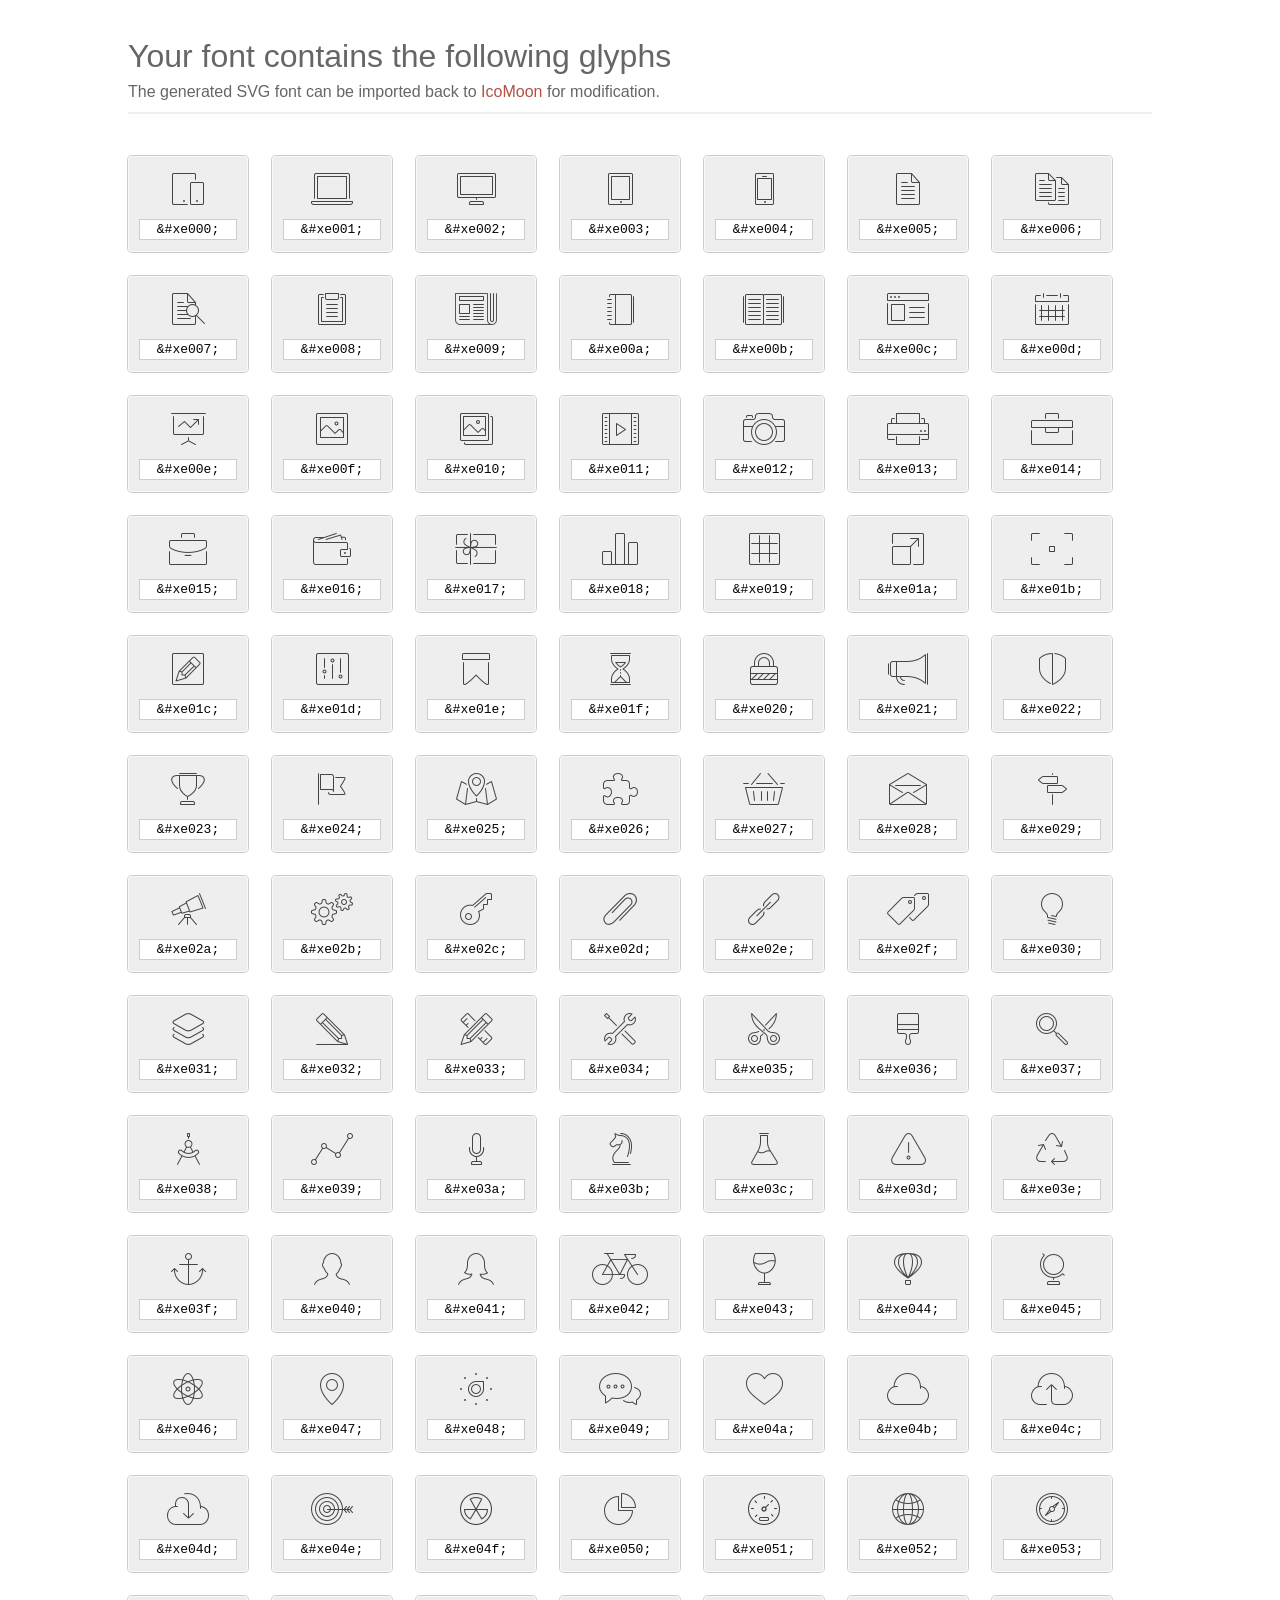
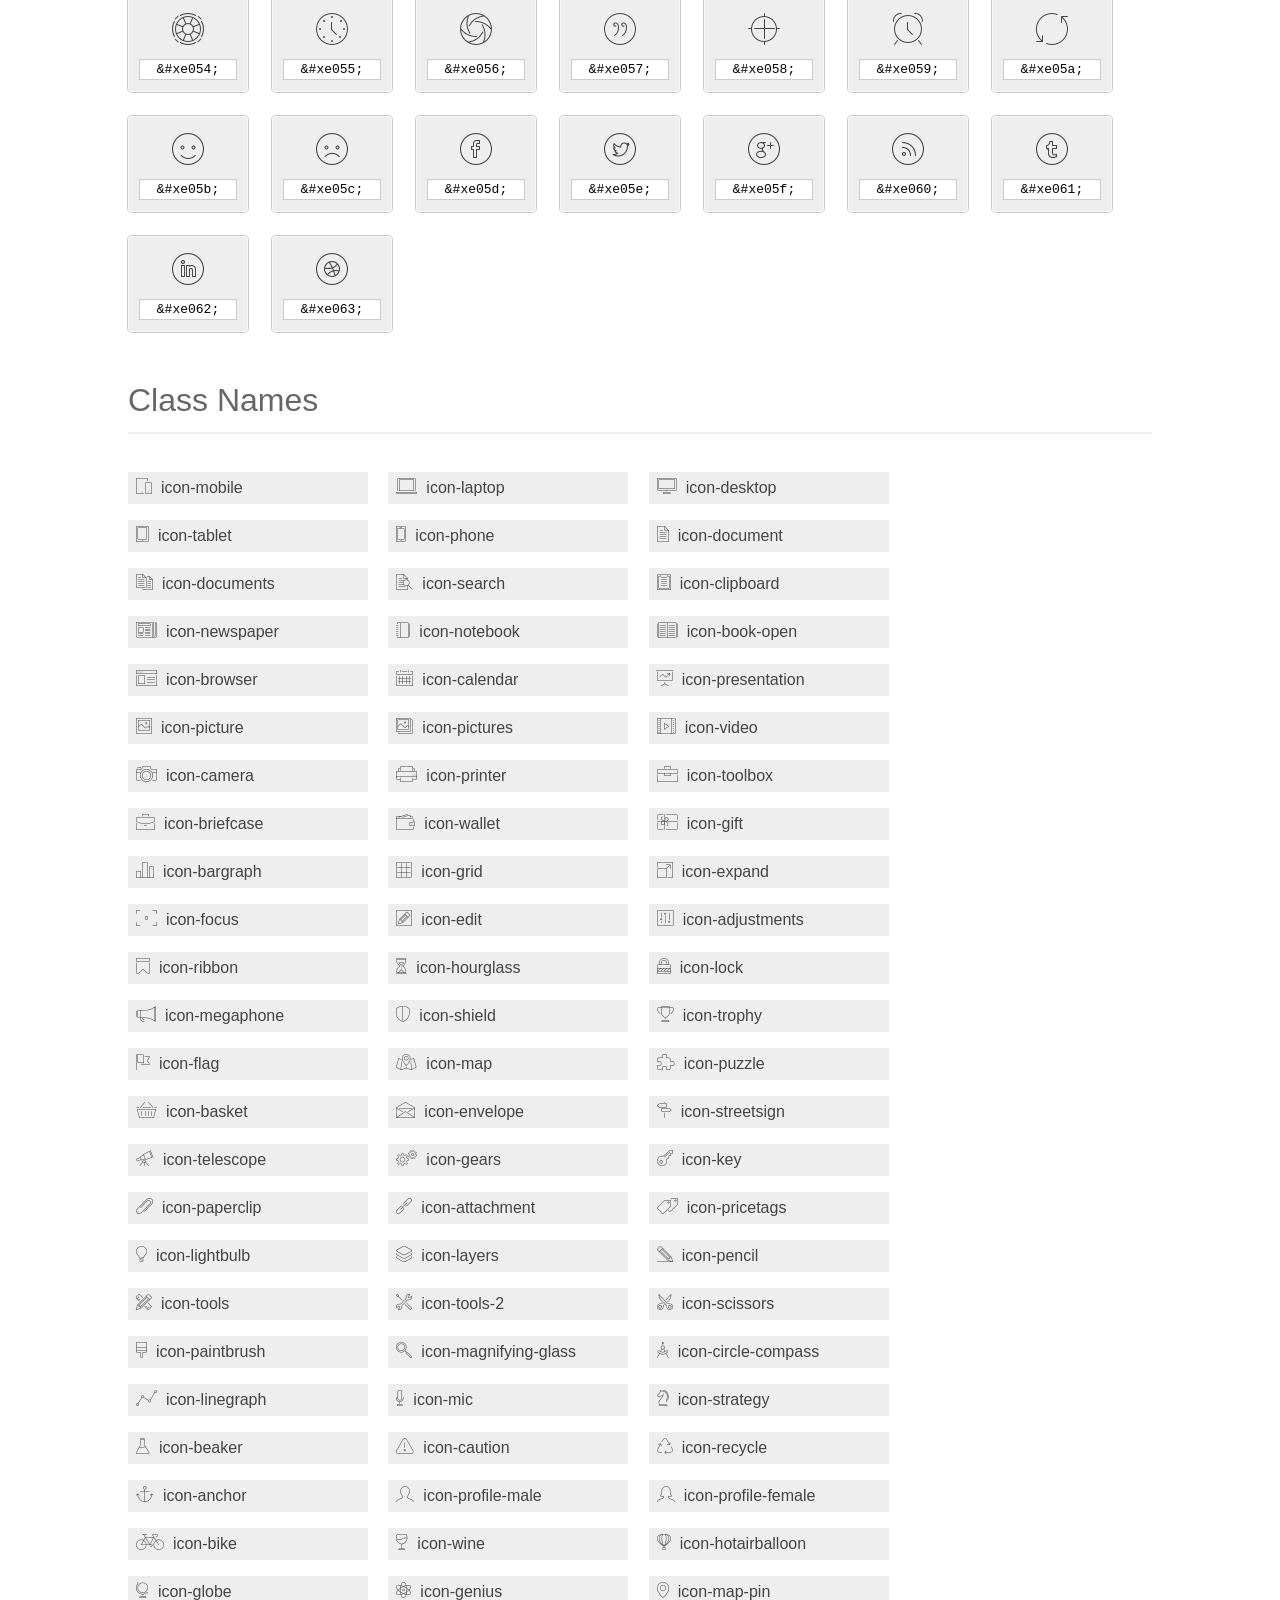
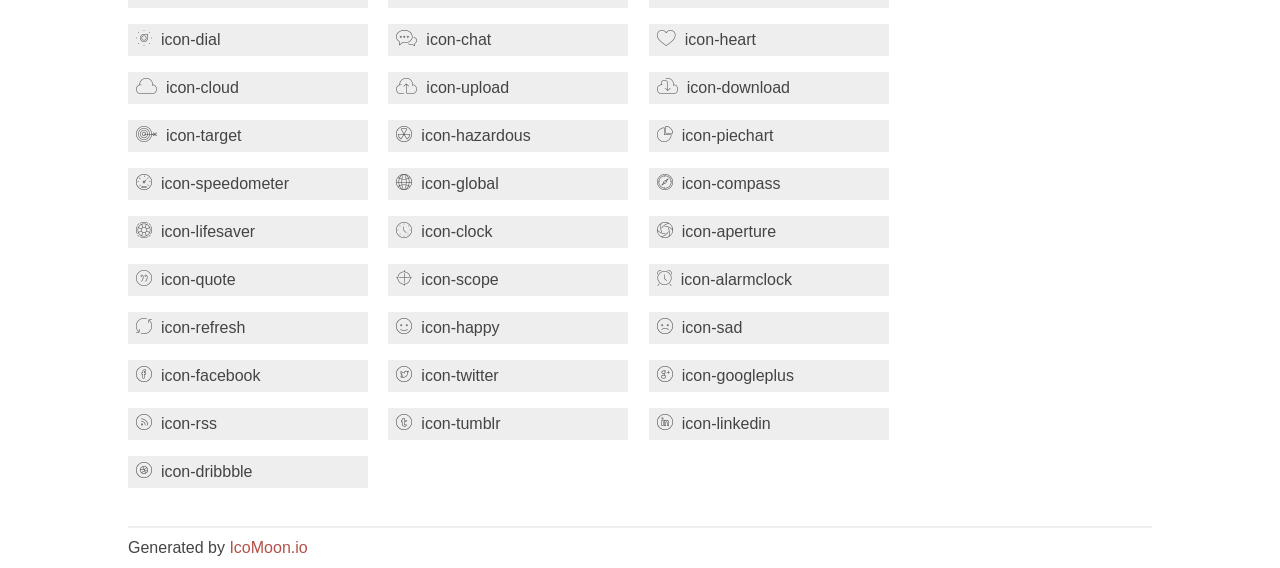
<file: fonts/et-line-font/index.html>
<!doctype html>
<html>
<head>
<title>Your Font/Glyphs</title>
<link rel="stylesheet" href="style.css" >
<!--[if lte IE 7]><script src="lte-ie7.js"></script><![endif]-->
<style>
	section, header, footer {display: block;}
	body {
		font-family: sans-serif;
		color: #444;
		line-height: 1.5;
		font-size: 1em;
	}
	* {
		-moz-box-sizing: border-box;
		-webkit-box-sizing: border-box;
		box-sizing: border-box;
		margin: 0;
		padding: 0;
	}
	.glyph {
		font-size: 16px;
		float: left;
		text-align: center;
		background: #eee;
		padding: .75em;
		margin: .75em 1.5em .75em 0;
		width: 7.5em;
		border-radius: .25em;
		box-shadow: inset 0 0 0 1px #f8f8f8, 0 0 0 1px #CCC;
	}
	.glyph input {
		font-family: consolas, monospace;
		font-size: 13px;
		width: 100%;
		text-align: center;
		border: 0;
		box-shadow: 0 0 0 1px #ccc;
		padding: .125em;
	}
	.w-main {
		width: 80%;
	}
	.centered {
		margin-left: auto;
		margin-right: auto;
	}
	.fs1 {
		font-size: 2em;
	}
	header {
		margin: 2em 0;
		padding-bottom: .5em;
		color: #666;
		box-shadow: 0 2px #eee;
	}
	header h1 {
		font-size: 2em;
		font-weight: normal;
	}
	.clearfix:before, .clearfix:after { content: ""; display: table; }
	.clearfix:after, .clear { clear: both; }
	footer {
		margin-top: 2em;
		padding: .5em 0;
		box-shadow: 0 -2px #eee;
	}
	a, a:visited {
		color: #B35047;
		text-decoration: none;
	}
	a:hover, a:focus {color: #000;}
	.box1 {
		font-size: 16px;
		display: inline-block;
		width: 15em;
		padding: .25em .5em;
		background: #eee;
		margin: .5em 1em .5em 0;
	}
</style>
</head>
<body>
	<div class="w-main centered">
	<section class="mtm clearfix" id="glyphs">
	<header>
		<h1>Your font contains the following glyphs</h1>
		<p>The generated SVG font can be imported back to <a href="http://icomoon.io/app">IcoMoon</a> for modification.</p>
	</header>
	<div class="glyph">
		<div class="fs1" aria-hidden="true" data-icon="&#xe000;"></div>
		<input type="text" readonly="readonly" value="&amp;#xe000;" >
	</div>
	<div class="glyph">
		<div class="fs1" aria-hidden="true" data-icon="&#xe001;"></div>
		<input type="text" readonly="readonly" value="&amp;#xe001;" >
	</div>
	<div class="glyph">
		<div class="fs1" aria-hidden="true" data-icon="&#xe002;"></div>
		<input type="text" readonly="readonly" value="&amp;#xe002;" >
	</div>
	<div class="glyph">
		<div class="fs1" aria-hidden="true" data-icon="&#xe003;"></div>
		<input type="text" readonly="readonly" value="&amp;#xe003;" >
	</div>
	<div class="glyph">
		<div class="fs1" aria-hidden="true" data-icon="&#xe004;"></div>
		<input type="text" readonly="readonly" value="&amp;#xe004;" >
	</div>
	<div class="glyph">
		<div class="fs1" aria-hidden="true" data-icon="&#xe005;"></div>
		<input type="text" readonly="readonly" value="&amp;#xe005;" >
	</div>
	<div class="glyph">
		<div class="fs1" aria-hidden="true" data-icon="&#xe006;"></div>
		<input type="text" readonly="readonly" value="&amp;#xe006;" >
	</div>
	<div class="glyph">
		<div class="fs1" aria-hidden="true" data-icon="&#xe007;"></div>
		<input type="text" readonly="readonly" value="&amp;#xe007;" >
	</div>
	<div class="glyph">
		<div class="fs1" aria-hidden="true" data-icon="&#xe008;"></div>
		<input type="text" readonly="readonly" value="&amp;#xe008;" >
	</div>
	<div class="glyph">
		<div class="fs1" aria-hidden="true" data-icon="&#xe009;"></div>
		<input type="text" readonly="readonly" value="&amp;#xe009;" >
	</div>
	<div class="glyph">
		<div class="fs1" aria-hidden="true" data-icon="&#xe00a;"></div>
		<input type="text" readonly="readonly" value="&amp;#xe00a;" >
	</div>
	<div class="glyph">
		<div class="fs1" aria-hidden="true" data-icon="&#xe00b;"></div>
		<input type="text" readonly="readonly" value="&amp;#xe00b;" >
	</div>
	<div class="glyph">
		<div class="fs1" aria-hidden="true" data-icon="&#xe00c;"></div>
		<input type="text" readonly="readonly" value="&amp;#xe00c;" >
	</div>
	<div class="glyph">
		<div class="fs1" aria-hidden="true" data-icon="&#xe00d;"></div>
		<input type="text" readonly="readonly" value="&amp;#xe00d;" >
	</div>
	<div class="glyph">
		<div class="fs1" aria-hidden="true" data-icon="&#xe00e;"></div>
		<input type="text" readonly="readonly" value="&amp;#xe00e;" >
	</div>
	<div class="glyph">
		<div class="fs1" aria-hidden="true" data-icon="&#xe00f;"></div>
		<input type="text" readonly="readonly" value="&amp;#xe00f;" >
	</div>
	<div class="glyph">
		<div class="fs1" aria-hidden="true" data-icon="&#xe010;"></div>
		<input type="text" readonly="readonly" value="&amp;#xe010;" >
	</div>
	<div class="glyph">
		<div class="fs1" aria-hidden="true" data-icon="&#xe011;"></div>
		<input type="text" readonly="readonly" value="&amp;#xe011;" >
	</div>
	<div class="glyph">
		<div class="fs1" aria-hidden="true" data-icon="&#xe012;"></div>
		<input type="text" readonly="readonly" value="&amp;#xe012;" >
	</div>
	<div class="glyph">
		<div class="fs1" aria-hidden="true" data-icon="&#xe013;"></div>
		<input type="text" readonly="readonly" value="&amp;#xe013;" >
	</div>
	<div class="glyph">
		<div class="fs1" aria-hidden="true" data-icon="&#xe014;"></div>
		<input type="text" readonly="readonly" value="&amp;#xe014;" >
	</div>
	<div class="glyph">
		<div class="fs1" aria-hidden="true" data-icon="&#xe015;"></div>
		<input type="text" readonly="readonly" value="&amp;#xe015;" >
	</div>
	<div class="glyph">
		<div class="fs1" aria-hidden="true" data-icon="&#xe016;"></div>
		<input type="text" readonly="readonly" value="&amp;#xe016;" >
	</div>
	<div class="glyph">
		<div class="fs1" aria-hidden="true" data-icon="&#xe017;"></div>
		<input type="text" readonly="readonly" value="&amp;#xe017;" >
	</div>
	<div class="glyph">
		<div class="fs1" aria-hidden="true" data-icon="&#xe018;"></div>
		<input type="text" readonly="readonly" value="&amp;#xe018;" >
	</div>
	<div class="glyph">
		<div class="fs1" aria-hidden="true" data-icon="&#xe019;"></div>
		<input type="text" readonly="readonly" value="&amp;#xe019;" >
	</div>
	<div class="glyph">
		<div class="fs1" aria-hidden="true" data-icon="&#xe01a;"></div>
		<input type="text" readonly="readonly" value="&amp;#xe01a;" >
	</div>
	<div class="glyph">
		<div class="fs1" aria-hidden="true" data-icon="&#xe01b;"></div>
		<input type="text" readonly="readonly" value="&amp;#xe01b;" >
	</div>
	<div class="glyph">
		<div class="fs1" aria-hidden="true" data-icon="&#xe01c;"></div>
		<input type="text" readonly="readonly" value="&amp;#xe01c;" >
	</div>
	<div class="glyph">
		<div class="fs1" aria-hidden="true" data-icon="&#xe01d;"></div>
		<input type="text" readonly="readonly" value="&amp;#xe01d;" >
	</div>
	<div class="glyph">
		<div class="fs1" aria-hidden="true" data-icon="&#xe01e;"></div>
		<input type="text" readonly="readonly" value="&amp;#xe01e;" >
	</div>
	<div class="glyph">
		<div class="fs1" aria-hidden="true" data-icon="&#xe01f;"></div>
		<input type="text" readonly="readonly" value="&amp;#xe01f;" >
	</div>
	<div class="glyph">
		<div class="fs1" aria-hidden="true" data-icon="&#xe020;"></div>
		<input type="text" readonly="readonly" value="&amp;#xe020;" >
	</div>
	<div class="glyph">
		<div class="fs1" aria-hidden="true" data-icon="&#xe021;"></div>
		<input type="text" readonly="readonly" value="&amp;#xe021;" >
	</div>
	<div class="glyph">
		<div class="fs1" aria-hidden="true" data-icon="&#xe022;"></div>
		<input type="text" readonly="readonly" value="&amp;#xe022;" >
	</div>
	<div class="glyph">
		<div class="fs1" aria-hidden="true" data-icon="&#xe023;"></div>
		<input type="text" readonly="readonly" value="&amp;#xe023;" >
	</div>
	<div class="glyph">
		<div class="fs1" aria-hidden="true" data-icon="&#xe024;"></div>
		<input type="text" readonly="readonly" value="&amp;#xe024;" >
	</div>
	<div class="glyph">
		<div class="fs1" aria-hidden="true" data-icon="&#xe025;"></div>
		<input type="text" readonly="readonly" value="&amp;#xe025;" >
	</div>
	<div class="glyph">
		<div class="fs1" aria-hidden="true" data-icon="&#xe026;"></div>
		<input type="text" readonly="readonly" value="&amp;#xe026;" >
	</div>
	<div class="glyph">
		<div class="fs1" aria-hidden="true" data-icon="&#xe027;"></div>
		<input type="text" readonly="readonly" value="&amp;#xe027;" >
	</div>
	<div class="glyph">
		<div class="fs1" aria-hidden="true" data-icon="&#xe028;"></div>
		<input type="text" readonly="readonly" value="&amp;#xe028;" >
	</div>
	<div class="glyph">
		<div class="fs1" aria-hidden="true" data-icon="&#xe029;"></div>
		<input type="text" readonly="readonly" value="&amp;#xe029;" >
	</div>
	<div class="glyph">
		<div class="fs1" aria-hidden="true" data-icon="&#xe02a;"></div>
		<input type="text" readonly="readonly" value="&amp;#xe02a;" >
	</div>
	<div class="glyph">
		<div class="fs1" aria-hidden="true" data-icon="&#xe02b;"></div>
		<input type="text" readonly="readonly" value="&amp;#xe02b;" >
	</div>
	<div class="glyph">
		<div class="fs1" aria-hidden="true" data-icon="&#xe02c;"></div>
		<input type="text" readonly="readonly" value="&amp;#xe02c;" >
	</div>
	<div class="glyph">
		<div class="fs1" aria-hidden="true" data-icon="&#xe02d;"></div>
		<input type="text" readonly="readonly" value="&amp;#xe02d;" >
	</div>
	<div class="glyph">
		<div class="fs1" aria-hidden="true" data-icon="&#xe02e;"></div>
		<input type="text" readonly="readonly" value="&amp;#xe02e;" >
	</div>
	<div class="glyph">
		<div class="fs1" aria-hidden="true" data-icon="&#xe02f;"></div>
		<input type="text" readonly="readonly" value="&amp;#xe02f;" >
	</div>
	<div class="glyph">
		<div class="fs1" aria-hidden="true" data-icon="&#xe030;"></div>
		<input type="text" readonly="readonly" value="&amp;#xe030;" >
	</div>
	<div class="glyph">
		<div class="fs1" aria-hidden="true" data-icon="&#xe031;"></div>
		<input type="text" readonly="readonly" value="&amp;#xe031;" >
	</div>
	<div class="glyph">
		<div class="fs1" aria-hidden="true" data-icon="&#xe032;"></div>
		<input type="text" readonly="readonly" value="&amp;#xe032;" >
	</div>
	<div class="glyph">
		<div class="fs1" aria-hidden="true" data-icon="&#xe033;"></div>
		<input type="text" readonly="readonly" value="&amp;#xe033;" >
	</div>
	<div class="glyph">
		<div class="fs1" aria-hidden="true" data-icon="&#xe034;"></div>
		<input type="text" readonly="readonly" value="&amp;#xe034;" >
	</div>
	<div class="glyph">
		<div class="fs1" aria-hidden="true" data-icon="&#xe035;"></div>
		<input type="text" readonly="readonly" value="&amp;#xe035;" >
	</div>
	<div class="glyph">
		<div class="fs1" aria-hidden="true" data-icon="&#xe036;"></div>
		<input type="text" readonly="readonly" value="&amp;#xe036;" >
	</div>
	<div class="glyph">
		<div class="fs1" aria-hidden="true" data-icon="&#xe037;"></div>
		<input type="text" readonly="readonly" value="&amp;#xe037;" >
	</div>
	<div class="glyph">
		<div class="fs1" aria-hidden="true" data-icon="&#xe038;"></div>
		<input type="text" readonly="readonly" value="&amp;#xe038;" >
	</div>
	<div class="glyph">
		<div class="fs1" aria-hidden="true" data-icon="&#xe039;"></div>
		<input type="text" readonly="readonly" value="&amp;#xe039;" >
	</div>
	<div class="glyph">
		<div class="fs1" aria-hidden="true" data-icon="&#xe03a;"></div>
		<input type="text" readonly="readonly" value="&amp;#xe03a;" >
	</div>
	<div class="glyph">
		<div class="fs1" aria-hidden="true" data-icon="&#xe03b;"></div>
		<input type="text" readonly="readonly" value="&amp;#xe03b;" >
	</div>
	<div class="glyph">
		<div class="fs1" aria-hidden="true" data-icon="&#xe03c;"></div>
		<input type="text" readonly="readonly" value="&amp;#xe03c;" >
	</div>
	<div class="glyph">
		<div class="fs1" aria-hidden="true" data-icon="&#xe03d;"></div>
		<input type="text" readonly="readonly" value="&amp;#xe03d;" >
	</div>
	<div class="glyph">
		<div class="fs1" aria-hidden="true" data-icon="&#xe03e;"></div>
		<input type="text" readonly="readonly" value="&amp;#xe03e;" >
	</div>
	<div class="glyph">
		<div class="fs1" aria-hidden="true" data-icon="&#xe03f;"></div>
		<input type="text" readonly="readonly" value="&amp;#xe03f;" >
	</div>
	<div class="glyph">
		<div class="fs1" aria-hidden="true" data-icon="&#xe040;"></div>
		<input type="text" readonly="readonly" value="&amp;#xe040;" >
	</div>
	<div class="glyph">
		<div class="fs1" aria-hidden="true" data-icon="&#xe041;"></div>
		<input type="text" readonly="readonly" value="&amp;#xe041;" >
	</div>
	<div class="glyph">
		<div class="fs1" aria-hidden="true" data-icon="&#xe042;"></div>
		<input type="text" readonly="readonly" value="&amp;#xe042;" >
	</div>
	<div class="glyph">
		<div class="fs1" aria-hidden="true" data-icon="&#xe043;"></div>
		<input type="text" readonly="readonly" value="&amp;#xe043;" >
	</div>
	<div class="glyph">
		<div class="fs1" aria-hidden="true" data-icon="&#xe044;"></div>
		<input type="text" readonly="readonly" value="&amp;#xe044;" >
	</div>
	<div class="glyph">
		<div class="fs1" aria-hidden="true" data-icon="&#xe045;"></div>
		<input type="text" readonly="readonly" value="&amp;#xe045;" >
	</div>
	<div class="glyph">
		<div class="fs1" aria-hidden="true" data-icon="&#xe046;"></div>
		<input type="text" readonly="readonly" value="&amp;#xe046;" >
	</div>
	<div class="glyph">
		<div class="fs1" aria-hidden="true" data-icon="&#xe047;"></div>
		<input type="text" readonly="readonly" value="&amp;#xe047;" >
	</div>
	<div class="glyph">
		<div class="fs1" aria-hidden="true" data-icon="&#xe048;"></div>
		<input type="text" readonly="readonly" value="&amp;#xe048;" >
	</div>
	<div class="glyph">
		<div class="fs1" aria-hidden="true" data-icon="&#xe049;"></div>
		<input type="text" readonly="readonly" value="&amp;#xe049;" >
	</div>
	<div class="glyph">
		<div class="fs1" aria-hidden="true" data-icon="&#xe04a;"></div>
		<input type="text" readonly="readonly" value="&amp;#xe04a;" >
	</div>
	<div class="glyph">
		<div class="fs1" aria-hidden="true" data-icon="&#xe04b;"></div>
		<input type="text" readonly="readonly" value="&amp;#xe04b;" >
	</div>
	<div class="glyph">
		<div class="fs1" aria-hidden="true" data-icon="&#xe04c;"></div>
		<input type="text" readonly="readonly" value="&amp;#xe04c;" >
	</div>
	<div class="glyph">
		<div class="fs1" aria-hidden="true" data-icon="&#xe04d;"></div>
		<input type="text" readonly="readonly" value="&amp;#xe04d;" >
	</div>
	<div class="glyph">
		<div class="fs1" aria-hidden="true" data-icon="&#xe04e;"></div>
		<input type="text" readonly="readonly" value="&amp;#xe04e;" >
	</div>
	<div class="glyph">
		<div class="fs1" aria-hidden="true" data-icon="&#xe04f;"></div>
		<input type="text" readonly="readonly" value="&amp;#xe04f;" >
	</div>
	<div class="glyph">
		<div class="fs1" aria-hidden="true" data-icon="&#xe050;"></div>
		<input type="text" readonly="readonly" value="&amp;#xe050;" >
	</div>
	<div class="glyph">
		<div class="fs1" aria-hidden="true" data-icon="&#xe051;"></div>
		<input type="text" readonly="readonly" value="&amp;#xe051;" >
	</div>
	<div class="glyph">
		<div class="fs1" aria-hidden="true" data-icon="&#xe052;"></div>
		<input type="text" readonly="readonly" value="&amp;#xe052;" >
	</div>
	<div class="glyph">
		<div class="fs1" aria-hidden="true" data-icon="&#xe053;"></div>
		<input type="text" readonly="readonly" value="&amp;#xe053;" >
	</div>
	<div class="glyph">
		<div class="fs1" aria-hidden="true" data-icon="&#xe054;"></div>
		<input type="text" readonly="readonly" value="&amp;#xe054;" >
	</div>
	<div class="glyph">
		<div class="fs1" aria-hidden="true" data-icon="&#xe055;"></div>
		<input type="text" readonly="readonly" value="&amp;#xe055;" >
	</div>
	<div class="glyph">
		<div class="fs1" aria-hidden="true" data-icon="&#xe056;"></div>
		<input type="text" readonly="readonly" value="&amp;#xe056;" >
	</div>
	<div class="glyph">
		<div class="fs1" aria-hidden="true" data-icon="&#xe057;"></div>
		<input type="text" readonly="readonly" value="&amp;#xe057;" >
	</div>
	<div class="glyph">
		<div class="fs1" aria-hidden="true" data-icon="&#xe058;"></div>
		<input type="text" readonly="readonly" value="&amp;#xe058;" >
	</div>
	<div class="glyph">
		<div class="fs1" aria-hidden="true" data-icon="&#xe059;"></div>
		<input type="text" readonly="readonly" value="&amp;#xe059;" >
	</div>
	<div class="glyph">
		<div class="fs1" aria-hidden="true" data-icon="&#xe05a;"></div>
		<input type="text" readonly="readonly" value="&amp;#xe05a;" >
	</div>
	<div class="glyph">
		<div class="fs1" aria-hidden="true" data-icon="&#xe05b;"></div>
		<input type="text" readonly="readonly" value="&amp;#xe05b;" >
	</div>
	<div class="glyph">
		<div class="fs1" aria-hidden="true" data-icon="&#xe05c;"></div>
		<input type="text" readonly="readonly" value="&amp;#xe05c;" >
	</div>
	<div class="glyph">
		<div class="fs1" aria-hidden="true" data-icon="&#xe05d;"></div>
		<input type="text" readonly="readonly" value="&amp;#xe05d;" >
	</div>
	<div class="glyph">
		<div class="fs1" aria-hidden="true" data-icon="&#xe05e;"></div>
		<input type="text" readonly="readonly" value="&amp;#xe05e;" >
	</div>
	<div class="glyph">
		<div class="fs1" aria-hidden="true" data-icon="&#xe05f;"></div>
		<input type="text" readonly="readonly" value="&amp;#xe05f;" >
	</div>
	<div class="glyph">
		<div class="fs1" aria-hidden="true" data-icon="&#xe060;"></div>
		<input type="text" readonly="readonly" value="&amp;#xe060;" >
	</div>
	<div class="glyph">
		<div class="fs1" aria-hidden="true" data-icon="&#xe061;"></div>
		<input type="text" readonly="readonly" value="&amp;#xe061;" >
	</div>
	<div class="glyph">
		<div class="fs1" aria-hidden="true" data-icon="&#xe062;"></div>
		<input type="text" readonly="readonly" value="&amp;#xe062;" >
	</div>
	<div class="glyph">
		<div class="fs1" aria-hidden="true" data-icon="&#xe063;"></div>
		<input type="text" readonly="readonly" value="&amp;#xe063;" >
	</div>
	</section>
	<div class="clear"></div>
	<section class="mtm clearfix" id="glyphs">
	<header>
		<h1>Class Names</h1>
	</header>
	<span class="box1">
		<span aria-hidden="true" class="icon-mobile"></span>
		&nbsp;icon-mobile
	</span>
	<span class="box1">
		<span aria-hidden="true" class="icon-laptop"></span>
		&nbsp;icon-laptop
	</span>
	<span class="box1">
		<span aria-hidden="true" class="icon-desktop"></span>
		&nbsp;icon-desktop
	</span>
	<span class="box1">
		<span aria-hidden="true" class="icon-tablet"></span>
		&nbsp;icon-tablet
	</span>
	<span class="box1">
		<span aria-hidden="true" class="icon-phone"></span>
		&nbsp;icon-phone
	</span>
	<span class="box1">
		<span aria-hidden="true" class="icon-document"></span>
		&nbsp;icon-document
	</span>
	<span class="box1">
		<span aria-hidden="true" class="icon-documents"></span>
		&nbsp;icon-documents
	</span>
	<span class="box1">
		<span aria-hidden="true" class="icon-search"></span>
		&nbsp;icon-search
	</span>
	<span class="box1">
		<span aria-hidden="true" class="icon-clipboard"></span>
		&nbsp;icon-clipboard
	</span>
	<span class="box1">
		<span aria-hidden="true" class="icon-newspaper"></span>
		&nbsp;icon-newspaper
	</span>
	<span class="box1">
		<span aria-hidden="true" class="icon-notebook"></span>
		&nbsp;icon-notebook
	</span>
	<span class="box1">
		<span aria-hidden="true" class="icon-book-open"></span>
		&nbsp;icon-book-open
	</span>
	<span class="box1">
		<span aria-hidden="true" class="icon-browser"></span>
		&nbsp;icon-browser
	</span>
	<span class="box1">
		<span aria-hidden="true" class="icon-calendar"></span>
		&nbsp;icon-calendar
	</span>
	<span class="box1">
		<span aria-hidden="true" class="icon-presentation"></span>
		&nbsp;icon-presentation
	</span>
	<span class="box1">
		<span aria-hidden="true" class="icon-picture"></span>
		&nbsp;icon-picture
	</span>
	<span class="box1">
		<span aria-hidden="true" class="icon-pictures"></span>
		&nbsp;icon-pictures
	</span>
	<span class="box1">
		<span aria-hidden="true" class="icon-video"></span>
		&nbsp;icon-video
	</span>
	<span class="box1">
		<span aria-hidden="true" class="icon-camera"></span>
		&nbsp;icon-camera
	</span>
	<span class="box1">
		<span aria-hidden="true" class="icon-printer"></span>
		&nbsp;icon-printer
	</span>
	<span class="box1">
		<span aria-hidden="true" class="icon-toolbox"></span>
		&nbsp;icon-toolbox
	</span>
	<span class="box1">
		<span aria-hidden="true" class="icon-briefcase"></span>
		&nbsp;icon-briefcase
	</span>
	<span class="box1">
		<span aria-hidden="true" class="icon-wallet"></span>
		&nbsp;icon-wallet
	</span>
	<span class="box1">
		<span aria-hidden="true" class="icon-gift"></span>
		&nbsp;icon-gift
	</span>
	<span class="box1">
		<span aria-hidden="true" class="icon-bargraph"></span>
		&nbsp;icon-bargraph
	</span>
	<span class="box1">
		<span aria-hidden="true" class="icon-grid"></span>
		&nbsp;icon-grid
	</span>
	<span class="box1">
		<span aria-hidden="true" class="icon-expand"></span>
		&nbsp;icon-expand
	</span>
	<span class="box1">
		<span aria-hidden="true" class="icon-focus"></span>
		&nbsp;icon-focus
	</span>
	<span class="box1">
		<span aria-hidden="true" class="icon-edit"></span>
		&nbsp;icon-edit
	</span>
	<span class="box1">
		<span aria-hidden="true" class="icon-adjustments"></span>
		&nbsp;icon-adjustments
	</span>
	<span class="box1">
		<span aria-hidden="true" class="icon-ribbon"></span>
		&nbsp;icon-ribbon
	</span>
	<span class="box1">
		<span aria-hidden="true" class="icon-hourglass"></span>
		&nbsp;icon-hourglass
	</span>
	<span class="box1">
		<span aria-hidden="true" class="icon-lock"></span>
		&nbsp;icon-lock
	</span>
	<span class="box1">
		<span aria-hidden="true" class="icon-megaphone"></span>
		&nbsp;icon-megaphone
	</span>
	<span class="box1">
		<span aria-hidden="true" class="icon-shield"></span>
		&nbsp;icon-shield
	</span>
	<span class="box1">
		<span aria-hidden="true" class="icon-trophy"></span>
		&nbsp;icon-trophy
	</span>
	<span class="box1">
		<span aria-hidden="true" class="icon-flag"></span>
		&nbsp;icon-flag
	</span>
	<span class="box1">
		<span aria-hidden="true" class="icon-map"></span>
		&nbsp;icon-map
	</span>
	<span class="box1">
		<span aria-hidden="true" class="icon-puzzle"></span>
		&nbsp;icon-puzzle
	</span>
	<span class="box1">
		<span aria-hidden="true" class="icon-basket"></span>
		&nbsp;icon-basket
	</span>
	<span class="box1">
		<span aria-hidden="true" class="icon-envelope"></span>
		&nbsp;icon-envelope
	</span>
	<span class="box1">
		<span aria-hidden="true" class="icon-streetsign"></span>
		&nbsp;icon-streetsign
	</span>
	<span class="box1">
		<span aria-hidden="true" class="icon-telescope"></span>
		&nbsp;icon-telescope
	</span>
	<span class="box1">
		<span aria-hidden="true" class="icon-gears"></span>
		&nbsp;icon-gears
	</span>
	<span class="box1">
		<span aria-hidden="true" class="icon-key"></span>
		&nbsp;icon-key
	</span>
	<span class="box1">
		<span aria-hidden="true" class="icon-paperclip"></span>
		&nbsp;icon-paperclip
	</span>
	<span class="box1">
		<span aria-hidden="true" class="icon-attachment"></span>
		&nbsp;icon-attachment
	</span>
	<span class="box1">
		<span aria-hidden="true" class="icon-pricetags"></span>
		&nbsp;icon-pricetags
	</span>
	<span class="box1">
		<span aria-hidden="true" class="icon-lightbulb"></span>
		&nbsp;icon-lightbulb
	</span>
	<span class="box1">
		<span aria-hidden="true" class="icon-layers"></span>
		&nbsp;icon-layers
	</span>
	<span class="box1">
		<span aria-hidden="true" class="icon-pencil"></span>
		&nbsp;icon-pencil
	</span>
	<span class="box1">
		<span aria-hidden="true" class="icon-tools"></span>
		&nbsp;icon-tools
	</span>
	<span class="box1">
		<span aria-hidden="true" class="icon-tools-2"></span>
		&nbsp;icon-tools-2
	</span>
	<span class="box1">
		<span aria-hidden="true" class="icon-scissors"></span>
		&nbsp;icon-scissors
	</span>
	<span class="box1">
		<span aria-hidden="true" class="icon-paintbrush"></span>
		&nbsp;icon-paintbrush
	</span>
	<span class="box1">
		<span aria-hidden="true" class="icon-magnifying-glass"></span>
		&nbsp;icon-magnifying-glass
	</span>
	<span class="box1">
		<span aria-hidden="true" class="icon-circle-compass"></span>
		&nbsp;icon-circle-compass
	</span>
	<span class="box1">
		<span aria-hidden="true" class="icon-linegraph"></span>
		&nbsp;icon-linegraph
	</span>
	<span class="box1">
		<span aria-hidden="true" class="icon-mic"></span>
		&nbsp;icon-mic
	</span>
	<span class="box1">
		<span aria-hidden="true" class="icon-strategy"></span>
		&nbsp;icon-strategy
	</span>
	<span class="box1">
		<span aria-hidden="true" class="icon-beaker"></span>
		&nbsp;icon-beaker
	</span>
	<span class="box1">
		<span aria-hidden="true" class="icon-caution"></span>
		&nbsp;icon-caution
	</span>
	<span class="box1">
		<span aria-hidden="true" class="icon-recycle"></span>
		&nbsp;icon-recycle
	</span>
	<span class="box1">
		<span aria-hidden="true" class="icon-anchor"></span>
		&nbsp;icon-anchor
	</span>
	<span class="box1">
		<span aria-hidden="true" class="icon-profile-male"></span>
		&nbsp;icon-profile-male
	</span>
	<span class="box1">
		<span aria-hidden="true" class="icon-profile-female"></span>
		&nbsp;icon-profile-female
	</span>
	<span class="box1">
		<span aria-hidden="true" class="icon-bike"></span>
		&nbsp;icon-bike
	</span>
	<span class="box1">
		<span aria-hidden="true" class="icon-wine"></span>
		&nbsp;icon-wine
	</span>
	<span class="box1">
		<span aria-hidden="true" class="icon-hotairballoon"></span>
		&nbsp;icon-hotairballoon
	</span>
	<span class="box1">
		<span aria-hidden="true" class="icon-globe"></span>
		&nbsp;icon-globe
	</span>
	<span class="box1">
		<span aria-hidden="true" class="icon-genius"></span>
		&nbsp;icon-genius
	</span>
	<span class="box1">
		<span aria-hidden="true" class="icon-map-pin"></span>
		&nbsp;icon-map-pin
	</span>
	<span class="box1">
		<span aria-hidden="true" class="icon-dial"></span>
		&nbsp;icon-dial
	</span>
	<span class="box1">
		<span aria-hidden="true" class="icon-chat"></span>
		&nbsp;icon-chat
	</span>
	<span class="box1">
		<span aria-hidden="true" class="icon-heart"></span>
		&nbsp;icon-heart
	</span>
	<span class="box1">
		<span aria-hidden="true" class="icon-cloud"></span>
		&nbsp;icon-cloud
	</span>
	<span class="box1">
		<span aria-hidden="true" class="icon-upload"></span>
		&nbsp;icon-upload
	</span>
	<span class="box1">
		<span aria-hidden="true" class="icon-download"></span>
		&nbsp;icon-download
	</span>
	<span class="box1">
		<span aria-hidden="true" class="icon-target"></span>
		&nbsp;icon-target
	</span>
	<span class="box1">
		<span aria-hidden="true" class="icon-hazardous"></span>
		&nbsp;icon-hazardous
	</span>
	<span class="box1">
		<span aria-hidden="true" class="icon-piechart"></span>
		&nbsp;icon-piechart
	</span>
	<span class="box1">
		<span aria-hidden="true" class="icon-speedometer"></span>
		&nbsp;icon-speedometer
	</span>
	<span class="box1">
		<span aria-hidden="true" class="icon-global"></span>
		&nbsp;icon-global
	</span>
	<span class="box1">
		<span aria-hidden="true" class="icon-compass"></span>
		&nbsp;icon-compass
	</span>
	<span class="box1">
		<span aria-hidden="true" class="icon-lifesaver"></span>
		&nbsp;icon-lifesaver
	</span>
	<span class="box1">
		<span aria-hidden="true" class="icon-clock"></span>
		&nbsp;icon-clock
	</span>
	<span class="box1">
		<span aria-hidden="true" class="icon-aperture"></span>
		&nbsp;icon-aperture
	</span>
	<span class="box1">
		<span aria-hidden="true" class="icon-quote"></span>
		&nbsp;icon-quote
	</span>
	<span class="box1">
		<span aria-hidden="true" class="icon-scope"></span>
		&nbsp;icon-scope
	</span>
	<span class="box1">
		<span aria-hidden="true" class="icon-alarmclock"></span>
		&nbsp;icon-alarmclock
	</span>
	<span class="box1">
		<span aria-hidden="true" class="icon-refresh"></span>
		&nbsp;icon-refresh
	</span>
	<span class="box1">
		<span aria-hidden="true" class="icon-happy"></span>
		&nbsp;icon-happy
	</span>
	<span class="box1">
		<span aria-hidden="true" class="icon-sad"></span>
		&nbsp;icon-sad
	</span>
	<span class="box1">
		<span aria-hidden="true" class="icon-facebook"></span>
		&nbsp;icon-facebook
	</span>
	<span class="box1">
		<span aria-hidden="true" class="icon-twitter"></span>
		&nbsp;icon-twitter
	</span>
	<span class="box1">
		<span aria-hidden="true" class="icon-googleplus"></span>
		&nbsp;icon-googleplus
	</span>
	<span class="box1">
		<span aria-hidden="true" class="icon-rss"></span>
		&nbsp;icon-rss
	</span>
	<span class="box1">
		<span aria-hidden="true" class="icon-tumblr"></span>
		&nbsp;icon-tumblr
	</span>
	<span class="box1">
		<span aria-hidden="true" class="icon-linkedin"></span>
		&nbsp;icon-linkedin
	</span>
	<span class="box1">
		<span aria-hidden="true" class="icon-dribbble"></span>
		&nbsp;icon-dribbble
	</span>
	</section>
	<footer>
		<p>Generated by <a href="http://icomoon.io">IcoMoon.io</a></p>
	</footer>
	</div>
	<script>
	document.getElementById("glyphs").addEventListener("click", function(e) {
		var target = e.target;
		if (target.tagName === "INPUT") {
			target.select();
		}
	});
	</script>
</body>
</html>
</file>
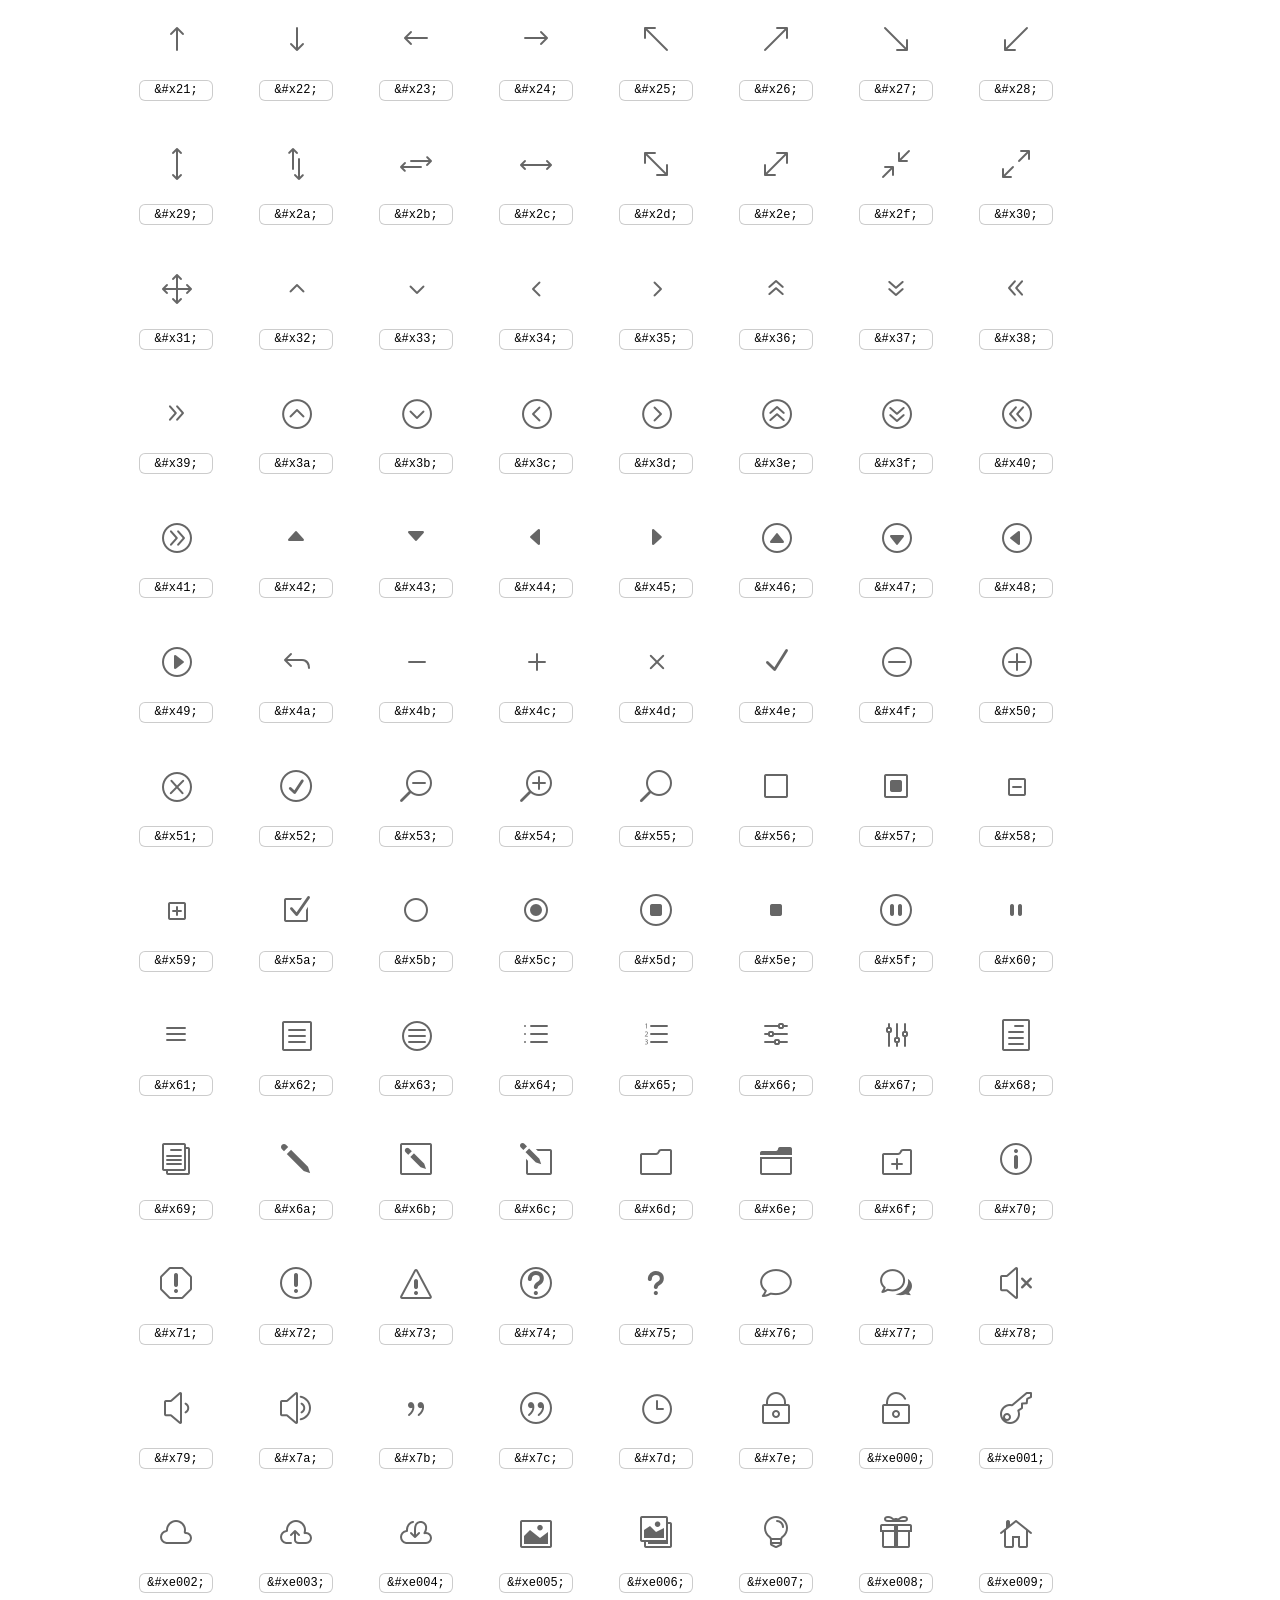
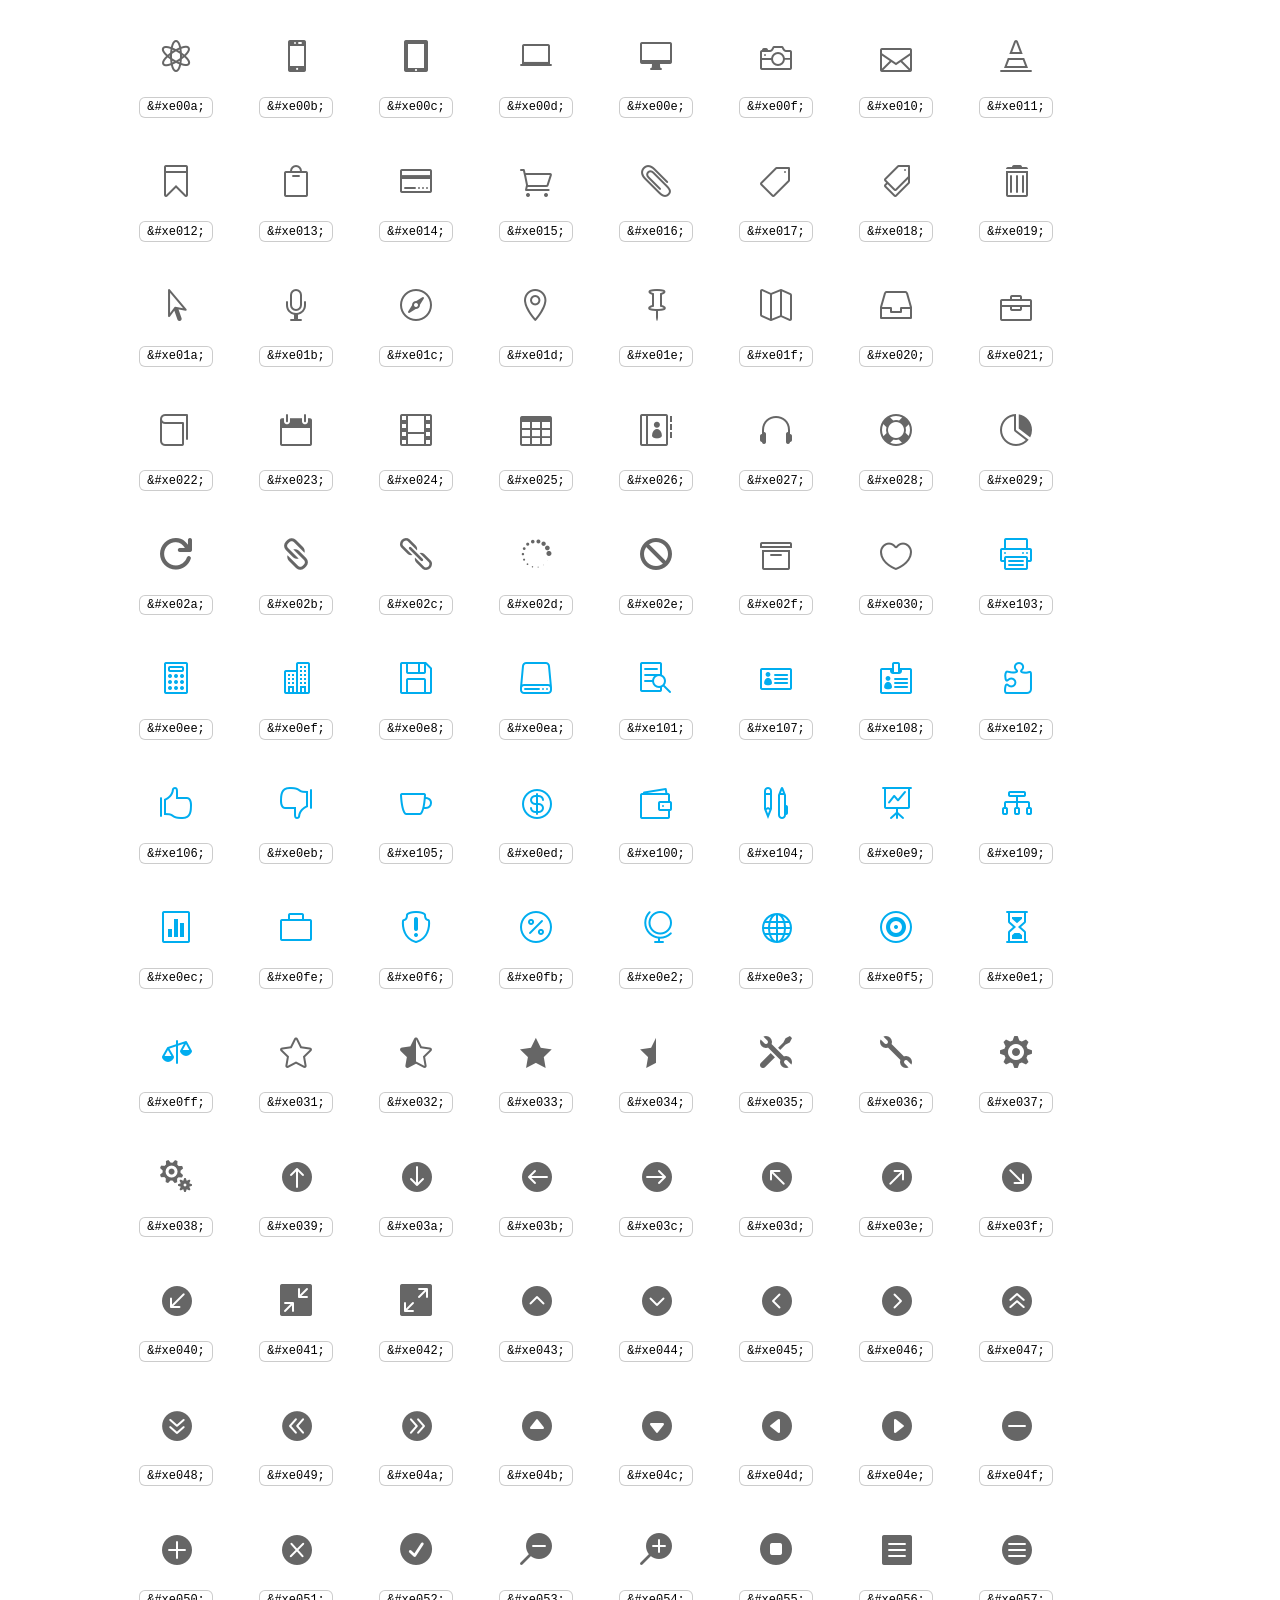
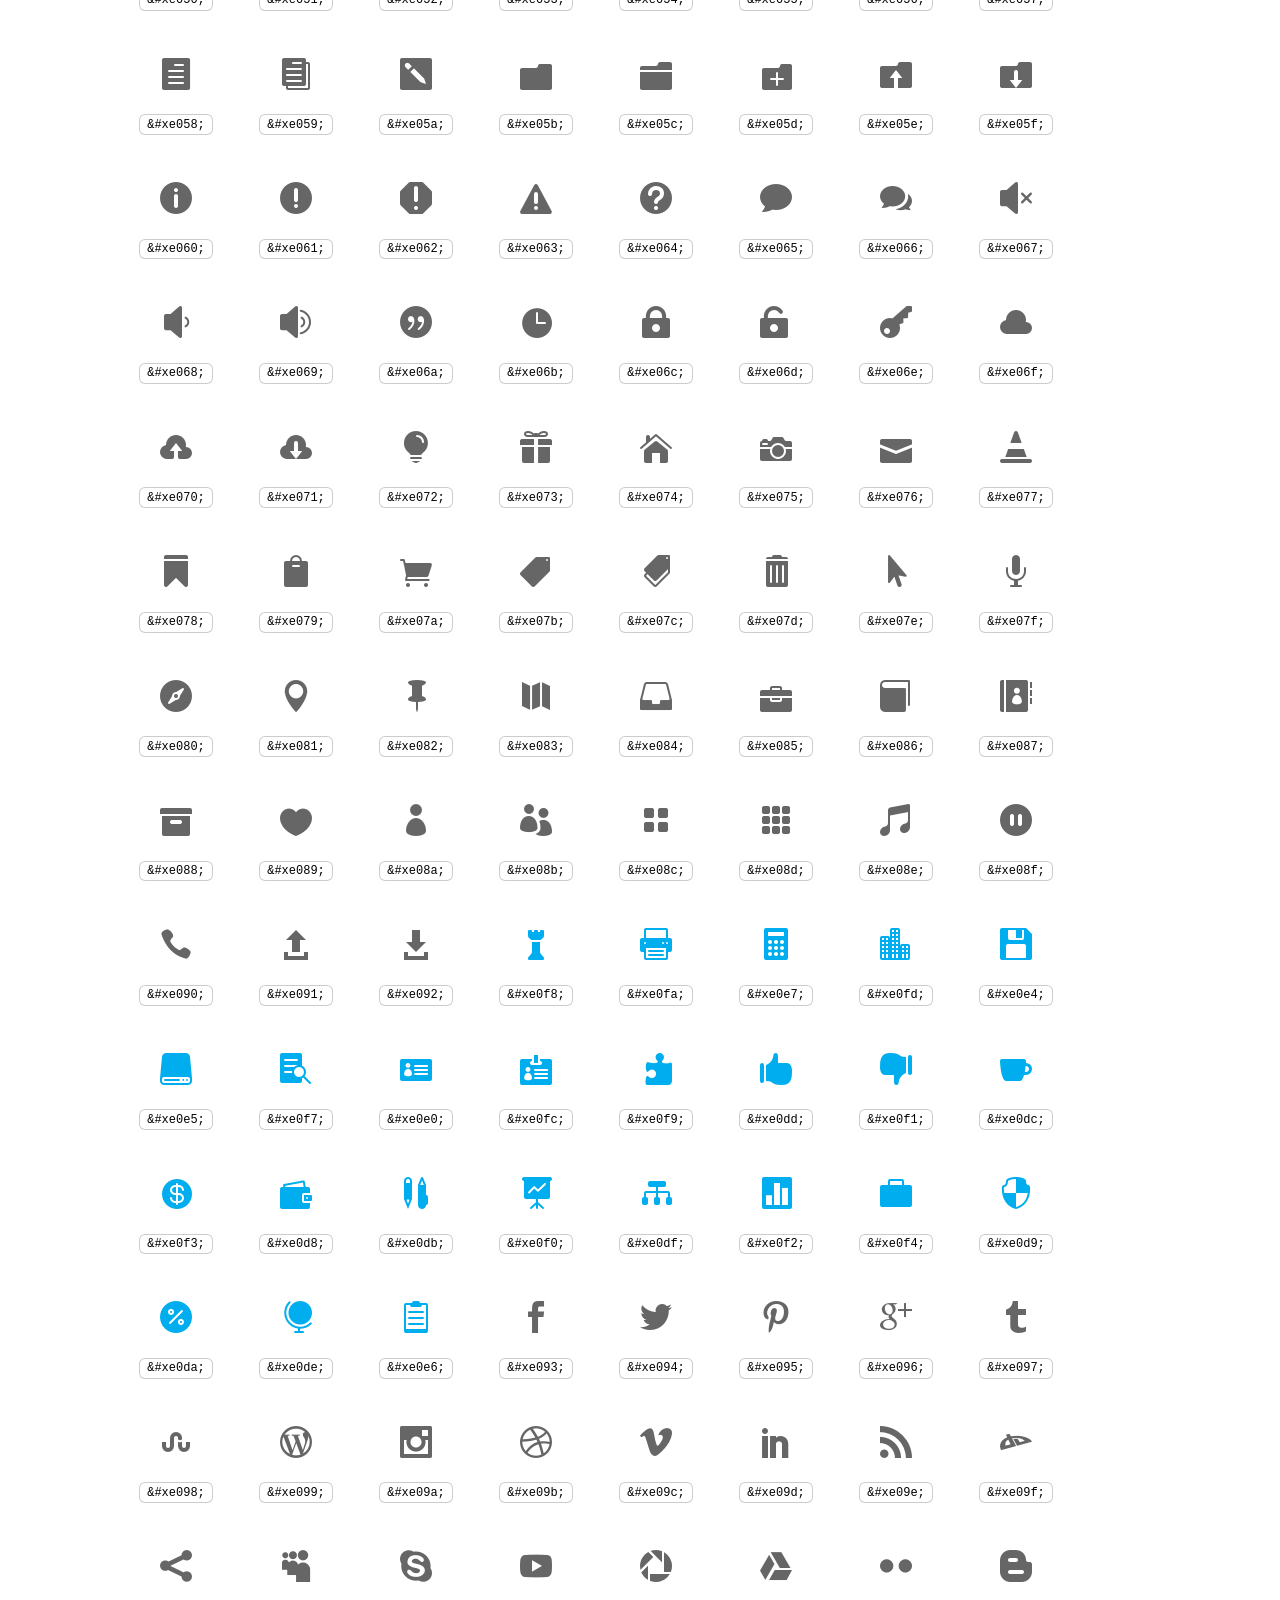
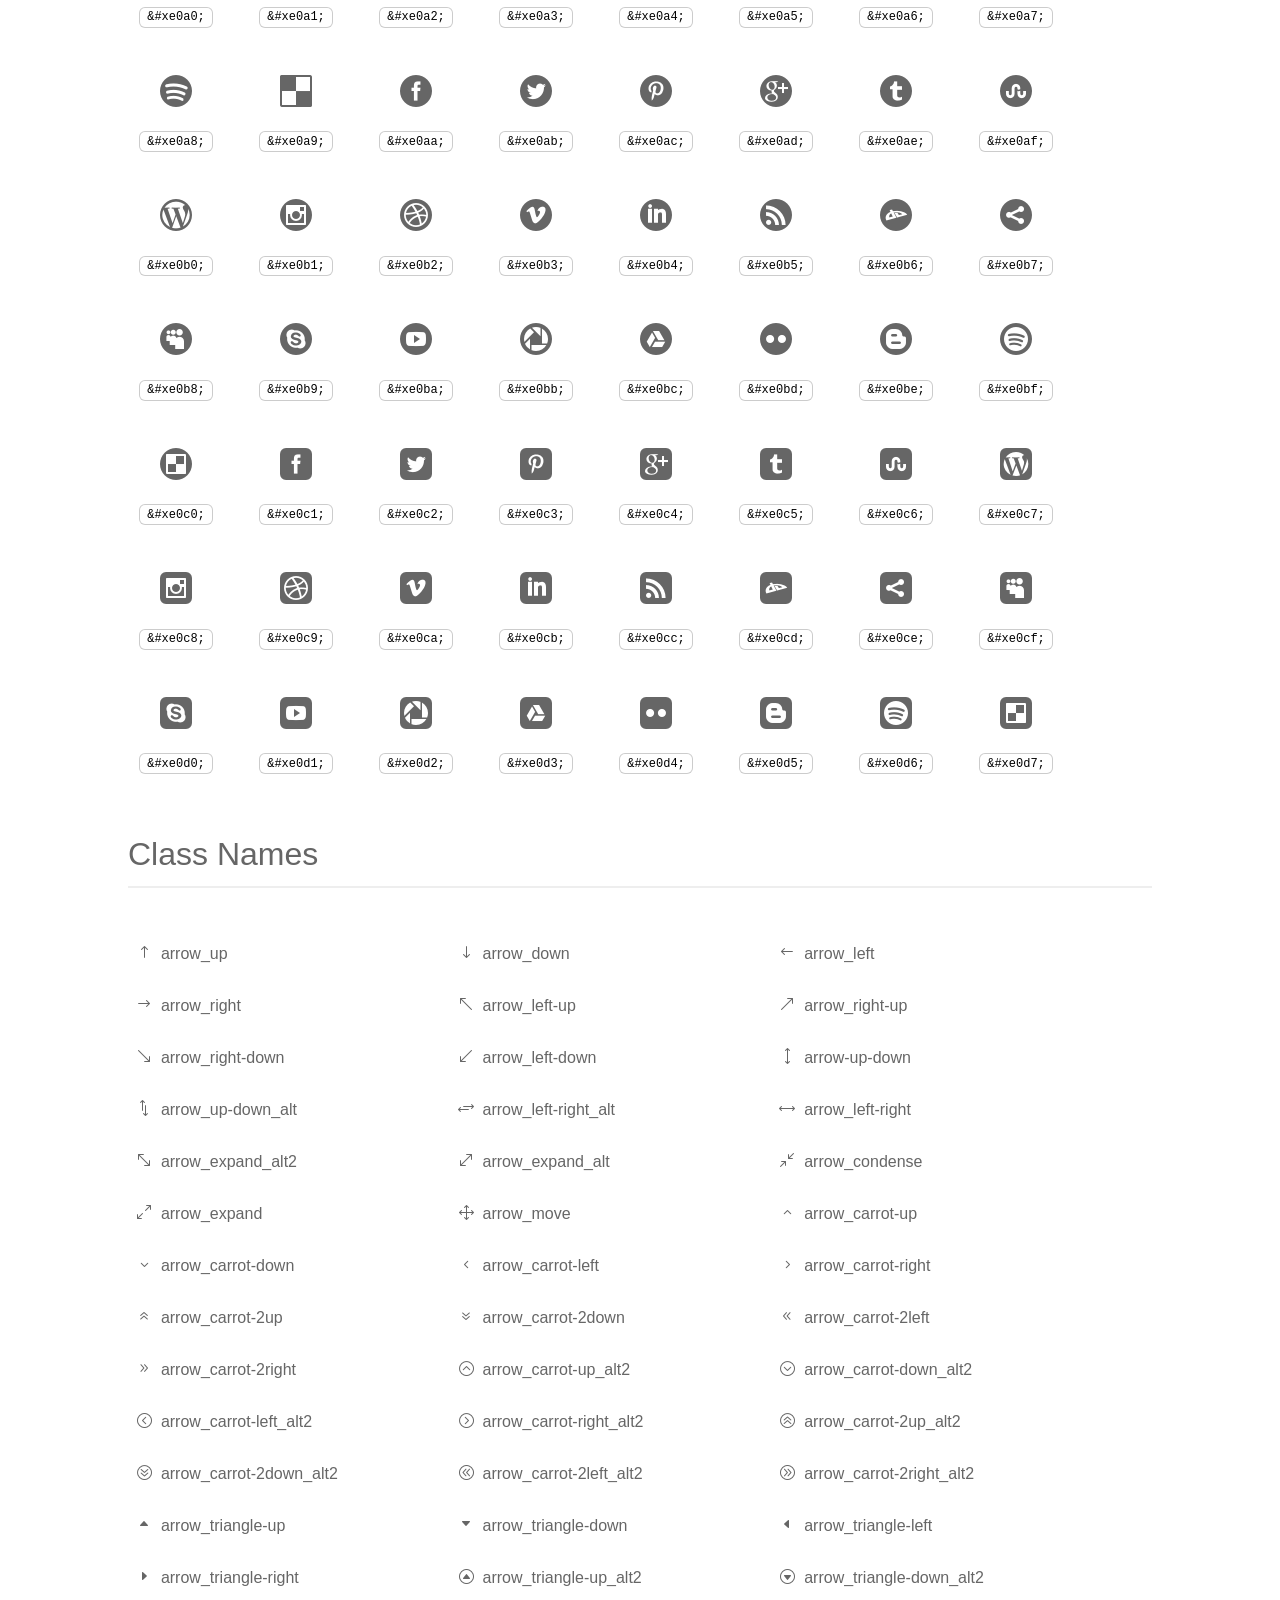
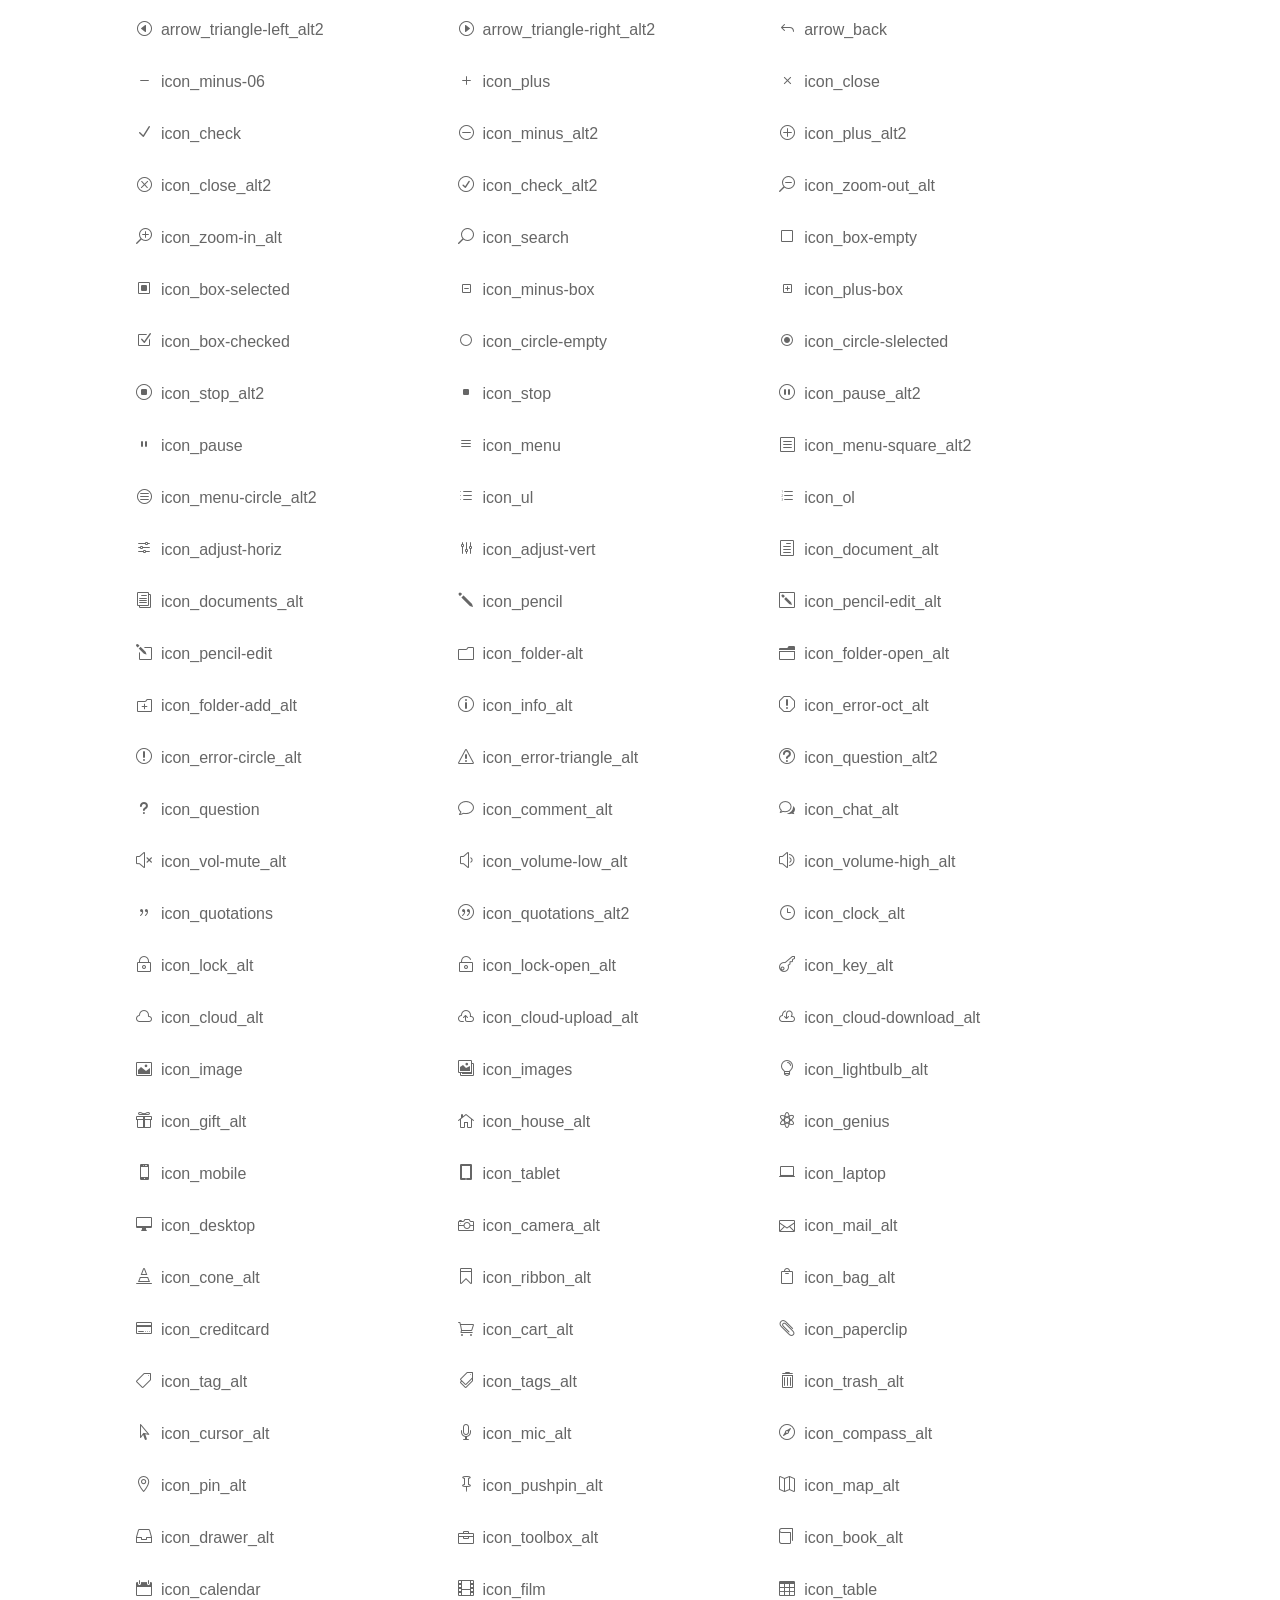
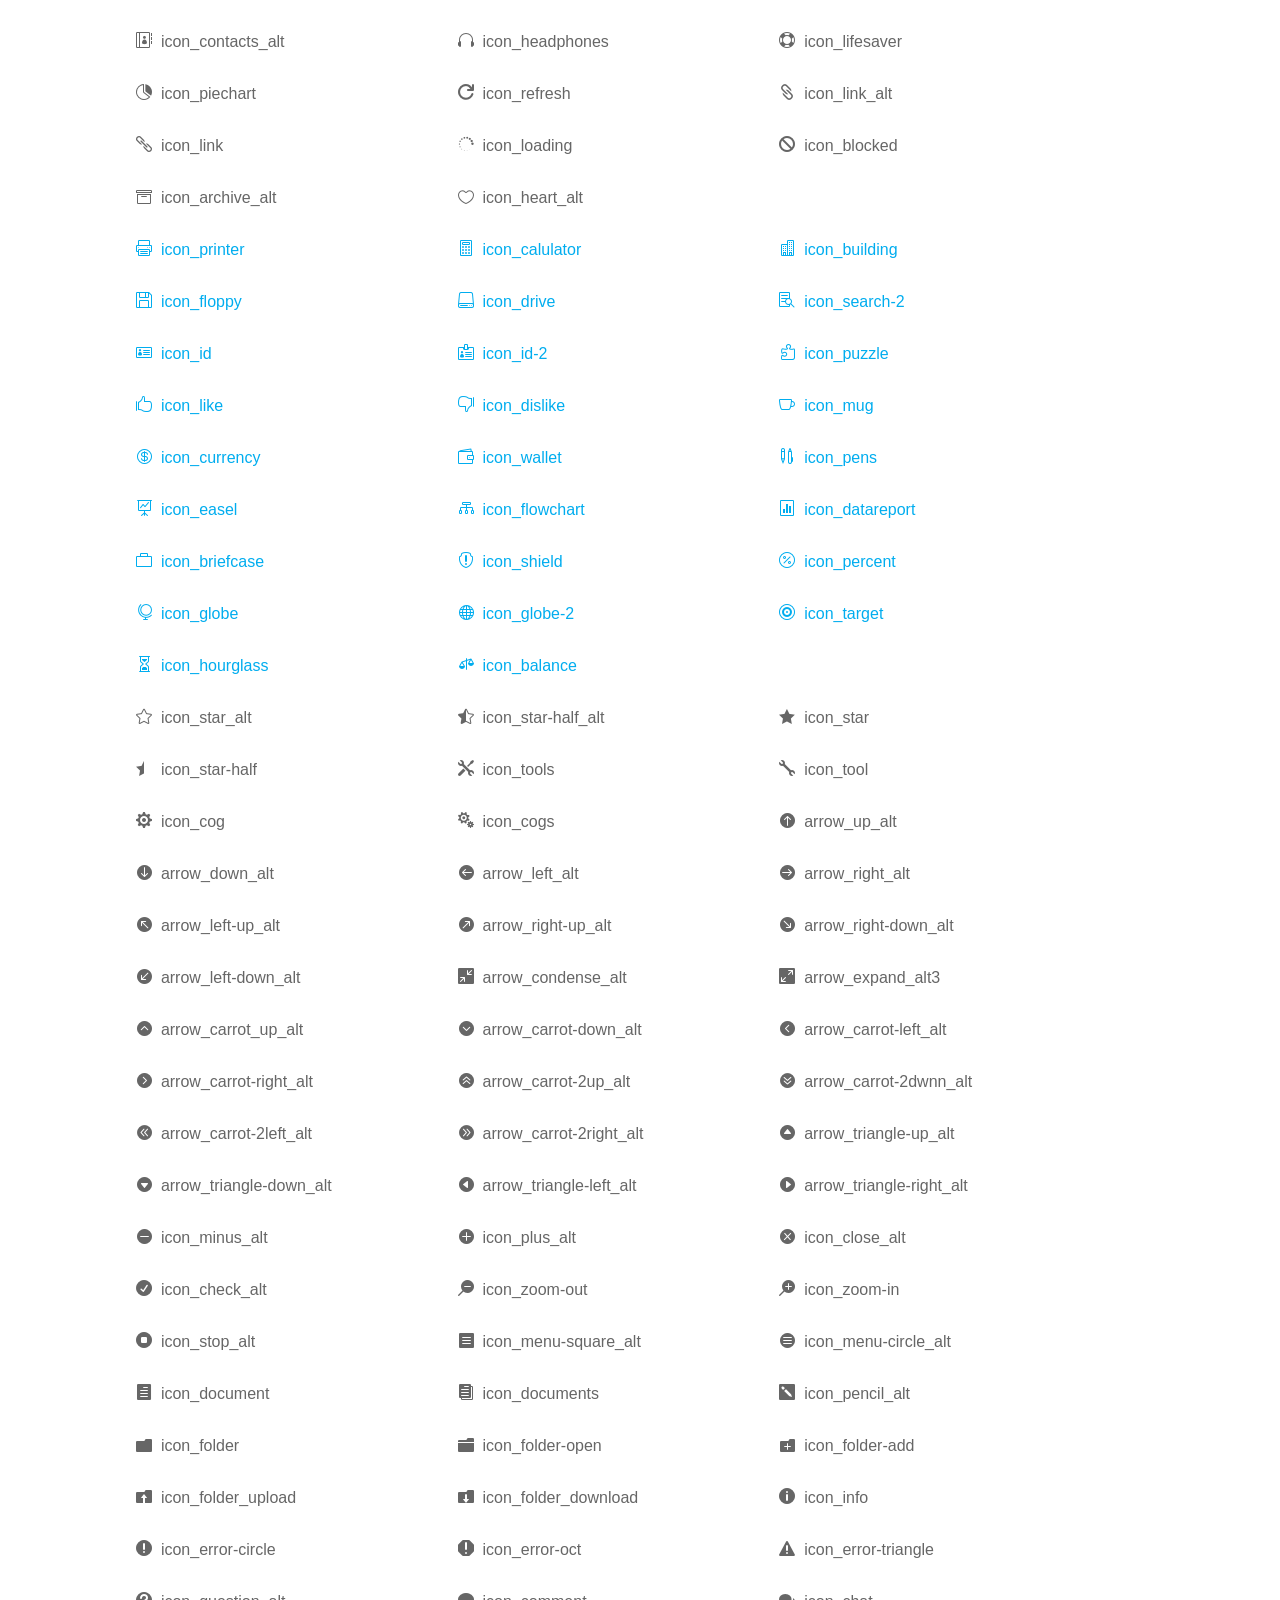
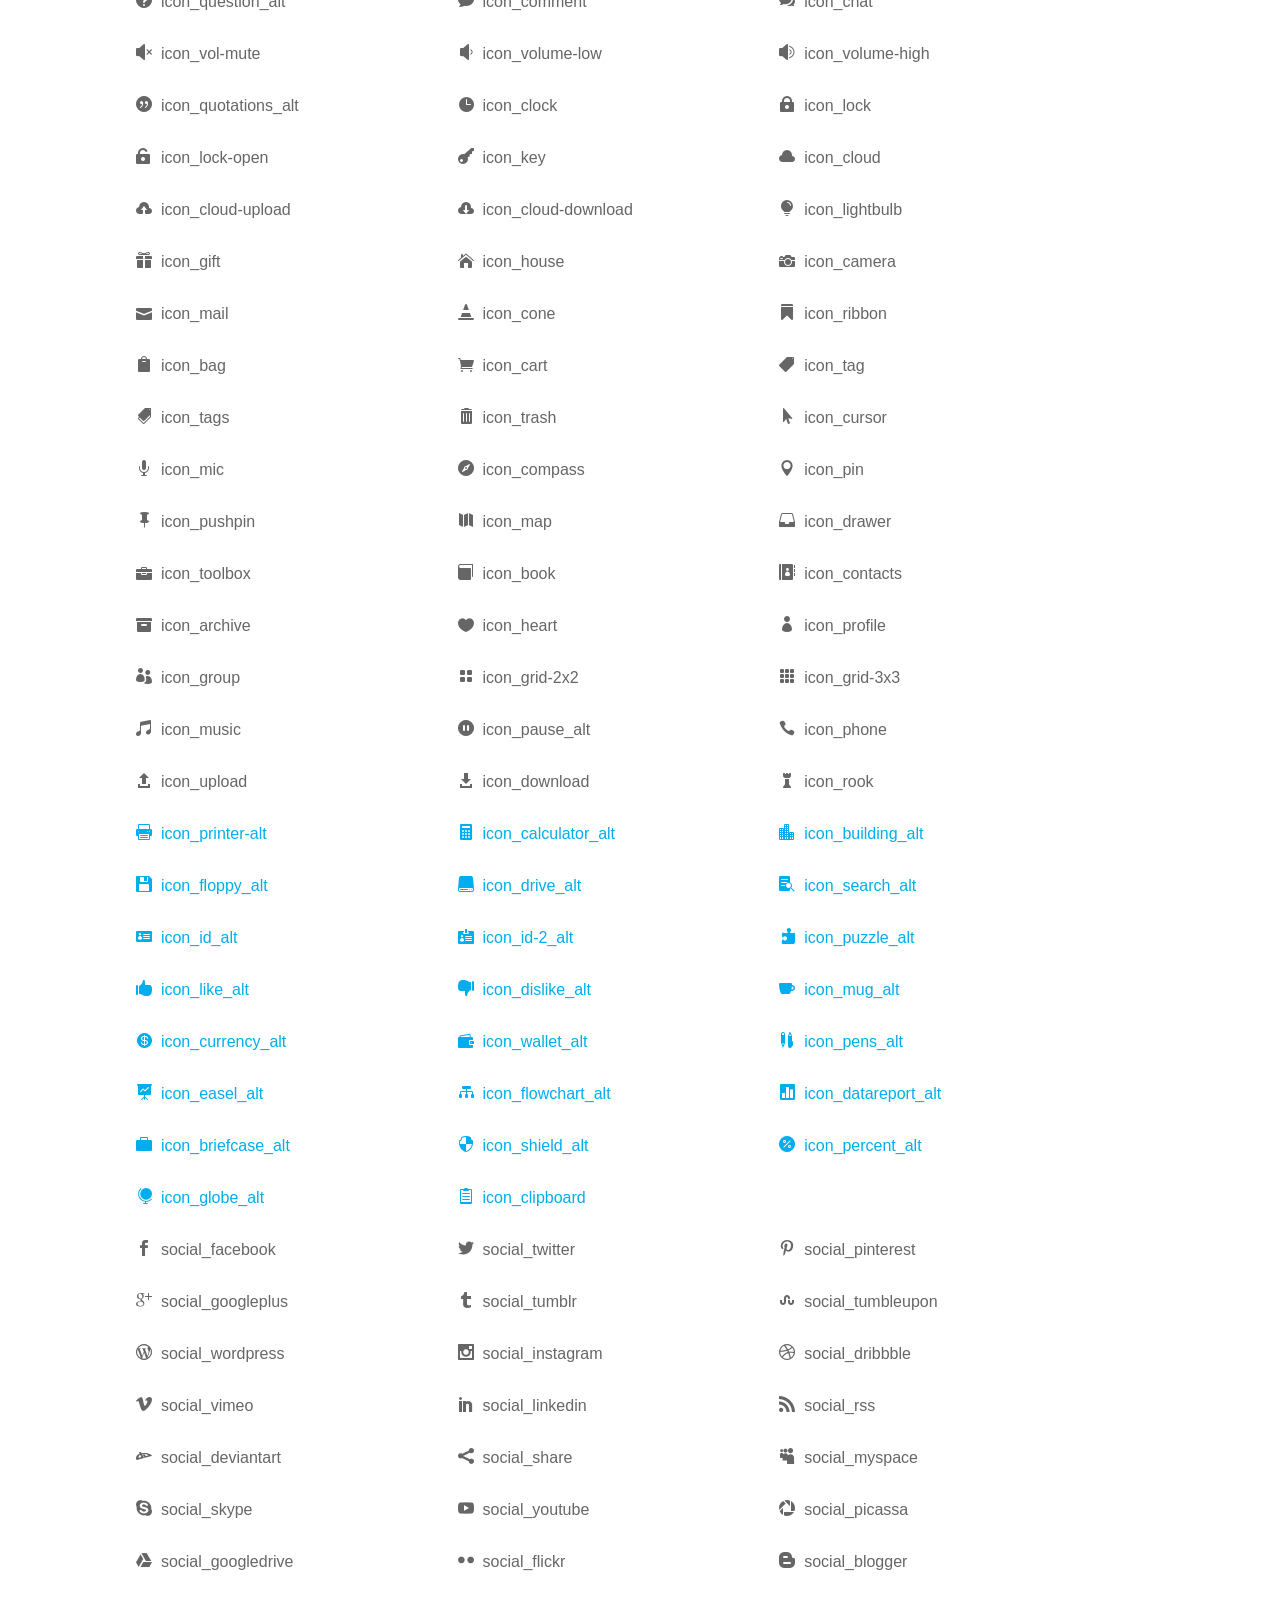
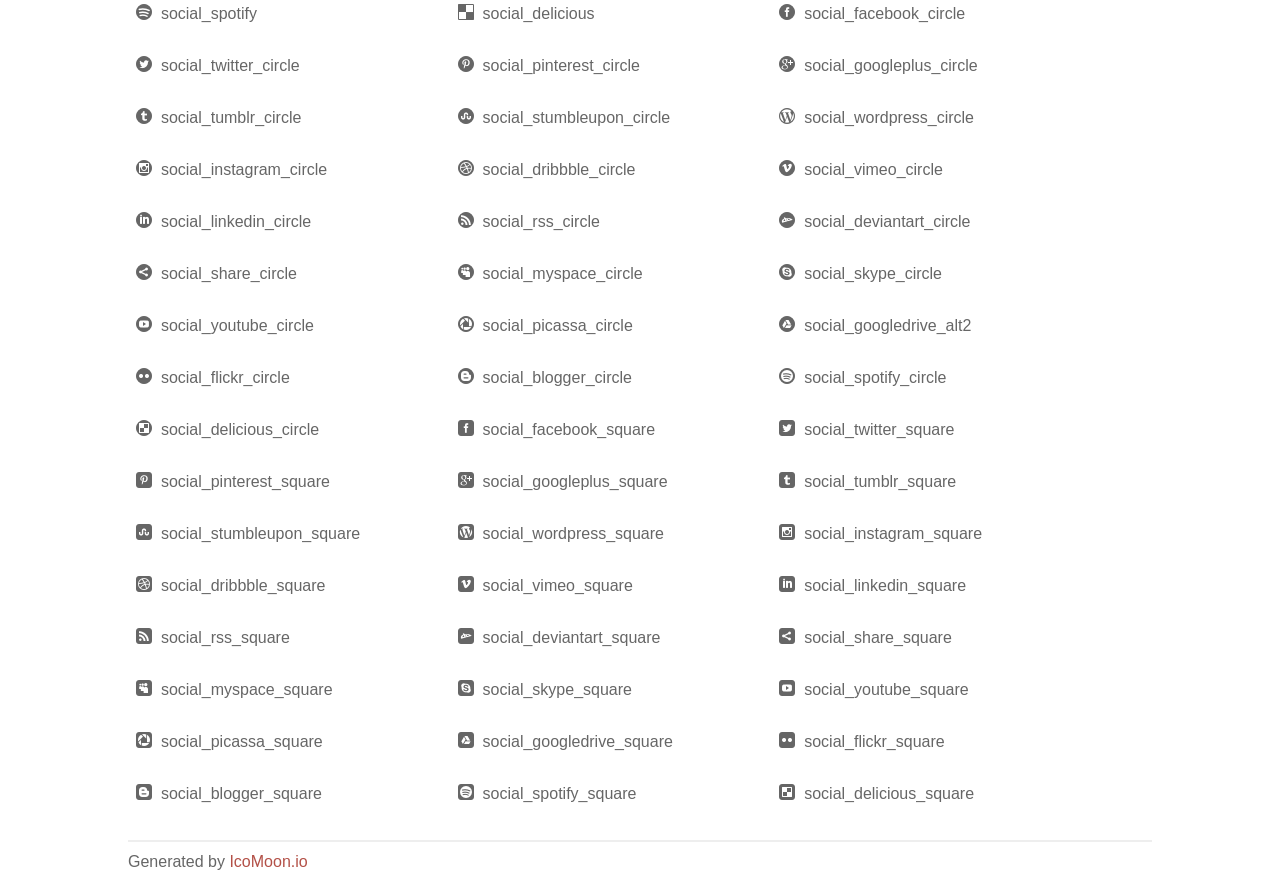
<file: fonts/elegant_font/HTML_CSS/index.html>
<!doctype html>
<html>
<head>
<title>Your Font/Glyphs</title>
<link rel="stylesheet" href="style.css" >
<!--[if lte IE 7]><script src="lte-ie7.js"></script><![endif]-->
<style>
	section, header, footer {display: block;}
	body {
		font-family: sans-serif;
		color: #666;
		line-height: 1.5;
		font-size: 1em;
	}
	* {
		-moz-box-sizing: border-box;
		-webkit-box-sizing: border-box;
		box-sizing: border-box;
		margin: 0;
		padding: 0;
	}
	.glyph {
		float: left;
		text-align: center;
		padding: .75em;
		margin: .4em 1.5em .75em 0;
		width: 6em;
		text-shadow: none;
	}
	
	.glyph input {
		font-family: consolas, monospace;
		font-size: 12px;
		width: 100%;
		text-align: center;
		border: 0;
		box-shadow: 0 0 0 1px #ccc;
		padding: .2em;
                -moz-border-radius: 5px;
                -webkit-border-radius: 5px;
	}
	
	

	.new {
		color:#00adef !important;
	}

	
	.w-main {
		width: 80%;
	}
	.centered {
		margin-left: auto;
		margin-right: auto;
	}
	.fs1 {
		font-size: 2em;
	}
	header {
		margin: 2em 0;
		padding-bottom: .5em;
		color: #666;
		box-shadow: 0 2px #eee;
	}
	header h1 {
		font-size: 2em;
		font-weight: normal;
	}
	.clearfix:before, .clearfix:after { content: ""; display: table; }
	.clearfix:after, .clear { clear: both; }
	footer {
		margin-top: 2em;
		padding: .5em 0;
		box-shadow: 0 -2px #eee;
	}
	a, a:visited {
		color: #B35047;
		text-decoration: none;
	}
	a:hover, a:focus {color: #000;}
	
	.box1 {
		font-size: 16px;
		display: inline-block;
		width: 30%;
		padding: .25em .5em;
		margin: 20px 10px 0 0;
	}
</style>
</head>
<body>
	<div class="w-main centered">
	<section class="mtm clearfix" id="glyphs">
	<div class="glyph">
		<div class="fs1" aria-hidden="true" data-icon="&#x21;"></div>
		<input type="text" readonly value="&amp;#x21;" >
	</div>
	<div class="glyph">
		<div class="fs1" aria-hidden="true" data-icon="&#x22;"></div>
		<input type="text" readonly value="&amp;#x22;" >
	</div>
	<div class="glyph">
		<div class="fs1" aria-hidden="true" data-icon="&#x23;"></div>
		<input type="text" readonly value="&amp;#x23;" >
	</div>
	<div class="glyph">
		<div class="fs1" aria-hidden="true" data-icon="&#x24;"></div>
		<input type="text" readonly value="&amp;#x24;" >
	</div>
	<div class="glyph">
		<div class="fs1" aria-hidden="true" data-icon="&#x25;"></div>
		<input type="text" readonly value="&amp;#x25;" >
	</div>
	<div class="glyph">
		<div class="fs1" aria-hidden="true" data-icon="&#x26;"></div>
		<input type="text" readonly value="&amp;#x26;" >
	</div>
	<div class="glyph">
		<div class="fs1" aria-hidden="true" data-icon="&#x27;"></div>
		<input type="text" readonly value="&amp;#x27;" >
	</div>
	<div class="glyph">
		<div class="fs1" aria-hidden="true" data-icon="&#x28;"></div>
		<input type="text" readonly value="&amp;#x28;" >
	</div>
	<div class="glyph">
		<div class="fs1" aria-hidden="true" data-icon="&#x29;"></div>
		<input type="text" readonly value="&amp;#x29;" >
	</div>
	<div class="glyph">
		<div class="fs1" aria-hidden="true" data-icon="&#x2a;"></div>
		<input type="text" readonly value="&amp;#x2a;" >
	</div>
	<div class="glyph">
		<div class="fs1" aria-hidden="true" data-icon="&#x2b;"></div>
		<input type="text" readonly value="&amp;#x2b;" >
	</div>
	<div class="glyph">
		<div class="fs1" aria-hidden="true" data-icon="&#x2c;"></div>
		<input type="text" readonly value="&amp;#x2c;" >
	</div>
	<div class="glyph">
		<div class="fs1" aria-hidden="true" data-icon="&#x2d;"></div>
		<input type="text" readonly value="&amp;#x2d;" >
	</div>
	<div class="glyph">
		<div class="fs1" aria-hidden="true" data-icon="&#x2e;"></div>
		<input type="text" readonly value="&amp;#x2e;" >
	</div>
	<div class="glyph">
		<div class="fs1" aria-hidden="true" data-icon="&#x2f;"></div>
		<input type="text" readonly value="&amp;#x2f;" >
	</div>
	<div class="glyph">
		<div class="fs1" aria-hidden="true" data-icon="&#x30;"></div>
		<input type="text" readonly value="&amp;#x30;" >
	</div>
	<div class="glyph">
		<div class="fs1" aria-hidden="true" data-icon="&#x31;"></div>
		<input type="text" readonly value="&amp;#x31;" >
	</div>
	<div class="glyph">
		<div class="fs1" aria-hidden="true" data-icon="&#x32;"></div>
		<input type="text" readonly value="&amp;#x32;" >
	</div>
	<div class="glyph">
		<div class="fs1" aria-hidden="true" data-icon="&#x33;"></div>
		<input type="text" readonly value="&amp;#x33;" >
	</div>
	<div class="glyph">
		<div class="fs1" aria-hidden="true" data-icon="&#x34;"></div>
		<input type="text" readonly value="&amp;#x34;" >
	</div>
	<div class="glyph">
		<div class="fs1" aria-hidden="true" data-icon="&#x35;"></div>
		<input type="text" readonly value="&amp;#x35;" >
	</div>
	<div class="glyph">
		<div class="fs1" aria-hidden="true" data-icon="&#x36;"></div>
		<input type="text" readonly value="&amp;#x36;" >
	</div>
	<div class="glyph">
		<div class="fs1" aria-hidden="true" data-icon="&#x37;"></div>
		<input type="text" readonly value="&amp;#x37;" >
	</div>
	<div class="glyph">
		<div class="fs1" aria-hidden="true" data-icon="&#x38;"></div>
		<input type="text" readonly value="&amp;#x38;" >
	</div>
	<div class="glyph">
		<div class="fs1" aria-hidden="true" data-icon="&#x39;"></div>
		<input type="text" readonly value="&amp;#x39;" >
	</div>
	<div class="glyph">
		<div class="fs1" aria-hidden="true" data-icon="&#x3a;"></div>
		<input type="text" readonly value="&amp;#x3a;" >
	</div>
	<div class="glyph">
		<div class="fs1" aria-hidden="true" data-icon="&#x3b;"></div>
		<input type="text" readonly value="&amp;#x3b;" >
	</div>
	<div class="glyph">
		<div class="fs1" aria-hidden="true" data-icon="&#x3c;"></div>
		<input type="text" readonly value="&amp;#x3c;" >
	</div>
	<div class="glyph">
		<div class="fs1" aria-hidden="true" data-icon="&#x3d;"></div>
		<input type="text" readonly value="&amp;#x3d;" >
	</div>
	<div class="glyph">
		<div class="fs1" aria-hidden="true" data-icon="&#x3e;"></div>
		<input type="text" readonly value="&amp;#x3e;" >
	</div>
	<div class="glyph">
		<div class="fs1" aria-hidden="true" data-icon="&#x3f;"></div>
		<input type="text" readonly value="&amp;#x3f;" >
	</div>
	<div class="glyph">
		<div class="fs1" aria-hidden="true" data-icon="&#x40;"></div>
		<input type="text" readonly value="&amp;#x40;" >
	</div>
	<div class="glyph">
		<div class="fs1" aria-hidden="true" data-icon="&#x41;"></div>
		<input type="text" readonly value="&amp;#x41;" >
	</div>
	<div class="glyph">
		<div class="fs1" aria-hidden="true" data-icon="&#x42;"></div>
		<input type="text" readonly value="&amp;#x42;" >
	</div>
	<div class="glyph">
		<div class="fs1" aria-hidden="true" data-icon="&#x43;"></div>
		<input type="text" readonly value="&amp;#x43;" >
	</div>
	<div class="glyph">
		<div class="fs1" aria-hidden="true" data-icon="&#x44;"></div>
		<input type="text" readonly value="&amp;#x44;" >
	</div>
	<div class="glyph">
		<div class="fs1" aria-hidden="true" data-icon="&#x45;"></div>
		<input type="text" readonly value="&amp;#x45;" >
	</div>
	<div class="glyph">
		<div class="fs1" aria-hidden="true" data-icon="&#x46;"></div>
		<input type="text" readonly value="&amp;#x46;" >
	</div>
	<div class="glyph">
		<div class="fs1" aria-hidden="true" data-icon="&#x47;"></div>
		<input type="text" readonly value="&amp;#x47;" >
	</div>
	<div class="glyph">
		<div class="fs1" aria-hidden="true" data-icon="&#x48;"></div>
		<input type="text" readonly value="&amp;#x48;" >
	</div>
	<div class="glyph">
		<div class="fs1" aria-hidden="true" data-icon="&#x49;"></div>
		<input type="text" readonly value="&amp;#x49;" >
	</div>
	<div class="glyph">
		<div class="fs1" aria-hidden="true" data-icon="&#x4a;"></div>
		<input type="text" readonly value="&amp;#x4a;" >
	</div>
	<div class="glyph">
		<div class="fs1" aria-hidden="true" data-icon="&#x4b;"></div>
		<input type="text" readonly value="&amp;#x4b;" >
	</div>
	<div class="glyph">
		<div class="fs1" aria-hidden="true" data-icon="&#x4c;"></div>
		<input type="text" readonly value="&amp;#x4c;" >
	</div>
	<div class="glyph">
		<div class="fs1" aria-hidden="true" data-icon="&#x4d;"></div>
		<input type="text" readonly value="&amp;#x4d;" >
	</div>
	<div class="glyph">
		<div class="fs1" aria-hidden="true" data-icon="&#x4e;"></div>
		<input type="text" readonly value="&amp;#x4e;" >
	</div>
	<div class="glyph">
		<div class="fs1" aria-hidden="true" data-icon="&#x4f;"></div>
		<input type="text" readonly value="&amp;#x4f;" >
	</div>
	<div class="glyph">
		<div class="fs1" aria-hidden="true" data-icon="&#x50;"></div>
		<input type="text" readonly value="&amp;#x50;" >
	</div>
	<div class="glyph">
		<div class="fs1" aria-hidden="true" data-icon="&#x51;"></div>
		<input type="text" readonly value="&amp;#x51;" >
	</div>
	<div class="glyph">
		<div class="fs1" aria-hidden="true" data-icon="&#x52;"></div>
		<input type="text" readonly value="&amp;#x52;" >
	</div>
	<div class="glyph">
		<div class="fs1" aria-hidden="true" data-icon="&#x53;"></div>
		<input type="text" readonly value="&amp;#x53;" >
	</div>
	<div class="glyph">
		<div class="fs1" aria-hidden="true" data-icon="&#x54;"></div>
		<input type="text" readonly value="&amp;#x54;" >
	</div>
	<div class="glyph">
		<div class="fs1" aria-hidden="true" data-icon="&#x55;"></div>
		<input type="text" readonly value="&amp;#x55;" >
	</div>
	<div class="glyph">
		<div class="fs1" aria-hidden="true" data-icon="&#x56;"></div>
		<input type="text" readonly value="&amp;#x56;" >
	</div>
	<div class="glyph">
		<div class="fs1" aria-hidden="true" data-icon="&#x57;"></div>
		<input type="text" readonly value="&amp;#x57;" >
	</div>
	<div class="glyph">
		<div class="fs1" aria-hidden="true" data-icon="&#x58;"></div>
		<input type="text" readonly value="&amp;#x58;" >
	</div>
	<div class="glyph">
		<div class="fs1" aria-hidden="true" data-icon="&#x59;"></div>
		<input type="text" readonly value="&amp;#x59;" >
	</div>
	<div class="glyph">
		<div class="fs1" aria-hidden="true" data-icon="&#x5a;"></div>
		<input type="text" readonly value="&amp;#x5a;" >
	</div>
	<div class="glyph">
		<div class="fs1" aria-hidden="true" data-icon="&#x5b;"></div>
		<input type="text" readonly value="&amp;#x5b;" >
	</div>
	<div class="glyph">
		<div class="fs1" aria-hidden="true" data-icon="&#x5c;"></div>
		<input type="text" readonly value="&amp;#x5c;" >
	</div>
	<div class="glyph">
		<div class="fs1" aria-hidden="true" data-icon="&#x5d;"></div>
		<input type="text" readonly value="&amp;#x5d;" >
	</div>
	<div class="glyph">
		<div class="fs1" aria-hidden="true" data-icon="&#x5e;"></div>
		<input type="text" readonly value="&amp;#x5e;" >
	</div>
	<div class="glyph">
		<div class="fs1" aria-hidden="true" data-icon="&#x5f;"></div>
		<input type="text" readonly value="&amp;#x5f;" >
	</div>
	<div class="glyph">
		<div class="fs1" aria-hidden="true" data-icon="&#x60;"></div>
		<input type="text" readonly value="&amp;#x60;" >
	</div>
	<div class="glyph">
		<div class="fs1" aria-hidden="true" data-icon="&#x61;"></div>
		<input type="text" readonly value="&amp;#x61;" >
	</div>
	<div class="glyph">
		<div class="fs1" aria-hidden="true" data-icon="&#x62;"></div>
		<input type="text" readonly value="&amp;#x62;" >
	</div>
	<div class="glyph">
		<div class="fs1" aria-hidden="true" data-icon="&#x63;"></div>
		<input type="text" readonly value="&amp;#x63;" >
	</div>
	<div class="glyph">
		<div class="fs1" aria-hidden="true" data-icon="&#x64;"></div>
		<input type="text" readonly value="&amp;#x64;" >
	</div>
	<div class="glyph">
		<div class="fs1" aria-hidden="true" data-icon="&#x65;"></div>
		<input type="text" readonly value="&amp;#x65;" >
	</div>
	<div class="glyph">
		<div class="fs1" aria-hidden="true" data-icon="&#x66;"></div>
		<input type="text" readonly value="&amp;#x66;" >
	</div>
	<div class="glyph">
		<div class="fs1" aria-hidden="true" data-icon="&#x67;"></div>
		<input type="text" readonly value="&amp;#x67;" >
	</div>
	<div class="glyph">
		<div class="fs1" aria-hidden="true" data-icon="&#x68;"></div>
		<input type="text" readonly value="&amp;#x68;" >
	</div>
	<div class="glyph">
		<div class="fs1" aria-hidden="true" data-icon="&#x69;"></div>
		<input type="text" readonly value="&amp;#x69;" >
	</div>
	<div class="glyph">
		<div class="fs1" aria-hidden="true" data-icon="&#x6a;"></div>
		<input type="text" readonly value="&amp;#x6a;" >
	</div>
	<div class="glyph">
		<div class="fs1" aria-hidden="true" data-icon="&#x6b;"></div>
		<input type="text" readonly value="&amp;#x6b;" >
	</div>
	<div class="glyph">
		<div class="fs1" aria-hidden="true" data-icon="&#x6c;"></div>
		<input type="text" readonly value="&amp;#x6c;" >
	</div>
	<div class="glyph">
		<div class="fs1" aria-hidden="true" data-icon="&#x6d;"></div>
		<input type="text" readonly value="&amp;#x6d;" >
	</div>
	<div class="glyph">
		<div class="fs1" aria-hidden="true" data-icon="&#x6e;"></div>
		<input type="text" readonly value="&amp;#x6e;" >
	</div>
	<div class="glyph">
		<div class="fs1" aria-hidden="true" data-icon="&#x6f;"></div>
		<input type="text" readonly value="&amp;#x6f;" >
	</div>
	<div class="glyph">
		<div class="fs1" aria-hidden="true" data-icon="&#x70;"></div>
		<input type="text" readonly value="&amp;#x70;" >
	</div>
	<div class="glyph">
		<div class="fs1" aria-hidden="true" data-icon="&#x71;"></div>
		<input type="text" readonly value="&amp;#x71;" >
	</div>
	<div class="glyph">
		<div class="fs1" aria-hidden="true" data-icon="&#x72;"></div>
		<input type="text" readonly value="&amp;#x72;" >
	</div>
	<div class="glyph">
		<div class="fs1" aria-hidden="true" data-icon="&#x73;"></div>
		<input type="text" readonly value="&amp;#x73;" >
	</div>
	<div class="glyph">
		<div class="fs1" aria-hidden="true" data-icon="&#x74;"></div>
		<input type="text" readonly value="&amp;#x74;" >
	</div>
	<div class="glyph">
		<div class="fs1" aria-hidden="true" data-icon="&#x75;"></div>
		<input type="text" readonly value="&amp;#x75;" >
	</div>
	<div class="glyph">
		<div class="fs1" aria-hidden="true" data-icon="&#x76;"></div>
		<input type="text" readonly value="&amp;#x76;" >
	</div>
	<div class="glyph">
		<div class="fs1" aria-hidden="true" data-icon="&#x77;"></div>
		<input type="text" readonly value="&amp;#x77;" >
	</div>
	<div class="glyph">
		<div class="fs1" aria-hidden="true" data-icon="&#x78;"></div>
		<input type="text" readonly value="&amp;#x78;" >
	</div>
	<div class="glyph">
		<div class="fs1" aria-hidden="true" data-icon="&#x79;"></div>
		<input type="text" readonly value="&amp;#x79;" >
	</div>
	<div class="glyph">
		<div class="fs1" aria-hidden="true" data-icon="&#x7a;"></div>
		<input type="text" readonly value="&amp;#x7a;" >
	</div>
	<div class="glyph">
		<div class="fs1" aria-hidden="true" data-icon="&#x7b;"></div>
		<input type="text" readonly value="&amp;#x7b;" >
	</div>
	<div class="glyph">
		<div class="fs1" aria-hidden="true" data-icon="&#x7c;"></div>
		<input type="text" readonly value="&amp;#x7c;" >
	</div>
	<div class="glyph">
		<div class="fs1" aria-hidden="true" data-icon="&#x7d;"></div>
		<input type="text" readonly value="&amp;#x7d;" >
	</div>
	<div class="glyph">
		<div class="fs1" aria-hidden="true" data-icon="&#x7e;"></div>
		<input type="text" readonly value="&amp;#x7e;" >
	</div>
	<div class="glyph">
		<div class="fs1" aria-hidden="true" data-icon="&#xe000;"></div>
		<input type="text" readonly value="&amp;#xe000;" >
	</div>
	<div class="glyph">
		<div class="fs1" aria-hidden="true" data-icon="&#xe001;"></div>
		<input type="text" readonly value="&amp;#xe001;" >
	</div>
	<div class="glyph">
		<div class="fs1" aria-hidden="true" data-icon="&#xe002;"></div>
		<input type="text" readonly value="&amp;#xe002;" >
	</div>
	<div class="glyph">
		<div class="fs1" aria-hidden="true" data-icon="&#xe003;"></div>
		<input type="text" readonly value="&amp;#xe003;" >
	</div>
	<div class="glyph">
		<div class="fs1" aria-hidden="true" data-icon="&#xe004;"></div>
		<input type="text" readonly value="&amp;#xe004;" >
	</div>
	<div class="glyph">
		<div class="fs1" aria-hidden="true" data-icon="&#xe005;"></div>
		<input type="text" readonly value="&amp;#xe005;" >
	</div>
	<div class="glyph">
		<div class="fs1" aria-hidden="true" data-icon="&#xe006;"></div>
		<input type="text" readonly value="&amp;#xe006;" >
	</div>
	<div class="glyph">
		<div class="fs1" aria-hidden="true" data-icon="&#xe007;"></div>
		<input type="text" readonly value="&amp;#xe007;" >
	</div>
	<div class="glyph">
		<div class="fs1" aria-hidden="true" data-icon="&#xe008;"></div>
		<input type="text" readonly value="&amp;#xe008;" >
	</div>
	<div class="glyph">
		<div class="fs1" aria-hidden="true" data-icon="&#xe009;"></div>
		<input type="text" readonly value="&amp;#xe009;" >
	</div>
	<div class="glyph">
		<div class="fs1" aria-hidden="true" data-icon="&#xe00a;"></div>
		<input type="text" readonly value="&amp;#xe00a;" >
	</div>
	<div class="glyph">
		<div class="fs1" aria-hidden="true" data-icon="&#xe00b;"></div>
		<input type="text" readonly value="&amp;#xe00b;" >
	</div>
	<div class="glyph">
		<div class="fs1" aria-hidden="true" data-icon="&#xe00c;"></div>
		<input type="text" readonly value="&amp;#xe00c;" >
	</div>
	<div class="glyph">
		<div class="fs1" aria-hidden="true" data-icon="&#xe00d;"></div>
		<input type="text" readonly value="&amp;#xe00d;" >
	</div>
	<div class="glyph">
		<div class="fs1" aria-hidden="true" data-icon="&#xe00e;"></div>
		<input type="text" readonly value="&amp;#xe00e;" >
	</div>
	<div class="glyph">
		<div class="fs1" aria-hidden="true" data-icon="&#xe00f;"></div>
		<input type="text" readonly value="&amp;#xe00f;" >
	</div>
	<div class="glyph">
		<div class="fs1" aria-hidden="true" data-icon="&#xe010;"></div>
		<input type="text" readonly value="&amp;#xe010;" >
	</div>
	<div class="glyph">
		<div class="fs1" aria-hidden="true" data-icon="&#xe011;"></div>
		<input type="text" readonly value="&amp;#xe011;" >
	</div>
	<div class="glyph">
		<div class="fs1" aria-hidden="true" data-icon="&#xe012;"></div>
		<input type="text" readonly value="&amp;#xe012;" >
	</div>
	<div class="glyph">
		<div class="fs1" aria-hidden="true" data-icon="&#xe013;"></div>
		<input type="text" readonly value="&amp;#xe013;" >
	</div>
	<div class="glyph">
		<div class="fs1" aria-hidden="true" data-icon="&#xe014;"></div>
		<input type="text" readonly value="&amp;#xe014;" >
	</div>
	<div class="glyph">
		<div class="fs1" aria-hidden="true" data-icon="&#xe015;"></div>
		<input type="text" readonly value="&amp;#xe015;" >
	</div>
	<div class="glyph">
		<div class="fs1" aria-hidden="true" data-icon="&#xe016;"></div>
		<input type="text" readonly value="&amp;#xe016;" >
	</div>
	<div class="glyph">
		<div class="fs1" aria-hidden="true" data-icon="&#xe017;"></div>
		<input type="text" readonly value="&amp;#xe017;" >
	</div>
	<div class="glyph">
		<div class="fs1" aria-hidden="true" data-icon="&#xe018;"></div>
		<input type="text" readonly value="&amp;#xe018;" >
	</div>
	<div class="glyph">
		<div class="fs1" aria-hidden="true" data-icon="&#xe019;"></div>
		<input type="text" readonly value="&amp;#xe019;" >
	</div>
	<div class="glyph">
		<div class="fs1" aria-hidden="true" data-icon="&#xe01a;"></div>
		<input type="text" readonly value="&amp;#xe01a;" >
	</div>
	<div class="glyph">
		<div class="fs1" aria-hidden="true" data-icon="&#xe01b;"></div>
		<input type="text" readonly value="&amp;#xe01b;" >
	</div>
	<div class="glyph">
		<div class="fs1" aria-hidden="true" data-icon="&#xe01c;"></div>
		<input type="text" readonly value="&amp;#xe01c;" >
	</div>
	<div class="glyph">
		<div class="fs1" aria-hidden="true" data-icon="&#xe01d;"></div>
		<input type="text" readonly value="&amp;#xe01d;" >
	</div>
	<div class="glyph">
		<div class="fs1" aria-hidden="true" data-icon="&#xe01e;"></div>
		<input type="text" readonly value="&amp;#xe01e;" >
	</div>
	<div class="glyph">
		<div class="fs1" aria-hidden="true" data-icon="&#xe01f;"></div>
		<input type="text" readonly value="&amp;#xe01f;" >
	</div>
	<div class="glyph">
		<div class="fs1" aria-hidden="true" data-icon="&#xe020;"></div>
		<input type="text" readonly value="&amp;#xe020;" >
	</div>
	<div class="glyph">
		<div class="fs1" aria-hidden="true" data-icon="&#xe021;"></div>
		<input type="text" readonly value="&amp;#xe021;" >
	</div>
	<div class="glyph">
		<div class="fs1" aria-hidden="true" data-icon="&#xe022;"></div>
		<input type="text" readonly value="&amp;#xe022;" >
	</div>
	<div class="glyph">
		<div class="fs1" aria-hidden="true" data-icon="&#xe023;"></div>
		<input type="text" readonly value="&amp;#xe023;" >
	</div>
	<div class="glyph">
		<div class="fs1" aria-hidden="true" data-icon="&#xe024;"></div>
		<input type="text" readonly value="&amp;#xe024;" >
	</div>
	<div class="glyph">
		<div class="fs1" aria-hidden="true" data-icon="&#xe025;"></div>
		<input type="text" readonly value="&amp;#xe025;" >
	</div>
	<div class="glyph">
		<div class="fs1" aria-hidden="true" data-icon="&#xe026;"></div>
		<input type="text" readonly value="&amp;#xe026;" >
	</div>
	<div class="glyph">
		<div class="fs1" aria-hidden="true" data-icon="&#xe027;"></div>
		<input type="text" readonly value="&amp;#xe027;" >
	</div>
	<div class="glyph">
		<div class="fs1" aria-hidden="true" data-icon="&#xe028;"></div>
		<input type="text" readonly value="&amp;#xe028;" >
	</div>
	<div class="glyph">
		<div class="fs1" aria-hidden="true" data-icon="&#xe029;"></div>
		<input type="text" readonly value="&amp;#xe029;" >
	</div>
	<div class="glyph">
		<div class="fs1" aria-hidden="true" data-icon="&#xe02a;"></div>
		<input type="text" readonly value="&amp;#xe02a;" >
	</div>
	<div class="glyph">
		<div class="fs1" aria-hidden="true" data-icon="&#xe02b;"></div>
		<input type="text" readonly value="&amp;#xe02b;" >
	</div>
	<div class="glyph">
		<div class="fs1" aria-hidden="true" data-icon="&#xe02c;"></div>
		<input type="text" readonly value="&amp;#xe02c;" >
	</div>
	<div class="glyph">
		<div class="fs1" aria-hidden="true" data-icon="&#xe02d;"></div>
		<input type="text" readonly value="&amp;#xe02d;" >
	</div>
	<div class="glyph">
		<div class="fs1" aria-hidden="true" data-icon="&#xe02e;"></div>
		<input type="text" readonly value="&amp;#xe02e;" >
	</div>
	<div class="glyph">
		<div class="fs1" aria-hidden="true" data-icon="&#xe02f;"></div>
		<input type="text" readonly value="&amp;#xe02f;" >
	</div>
	<div class="glyph">
		<div class="fs1" aria-hidden="true" data-icon="&#xe030;"></div>
		<input type="text" readonly value="&amp;#xe030;" >
	</div>
    
    <div class="new">
    
    <div class="glyph">
		<div class="fs1" aria-hidden="true" data-icon="&#xe103;"></div>
		<input type="text" readonly value="&amp;#xe103;" >
	</div>
	<div class="glyph">
		<div class="fs1" aria-hidden="true" data-icon="&#xe0ee;"></div>
		<input type="text" readonly value="&amp;#xe0ee;" >
	</div>
	<div class="glyph">
		<div class="fs1" aria-hidden="true" data-icon="&#xe0ef;"></div>
		<input type="text" readonly value="&amp;#xe0ef;" >
	</div>
	<div class="glyph">
		<div class="fs1" aria-hidden="true" data-icon="&#xe0e8;"></div>
		<input type="text" readonly value="&amp;#xe0e8;" >
	</div>
	<div class="glyph">
		<div class="fs1" aria-hidden="true" data-icon="&#xe0ea;"></div>
		<input type="text" readonly value="&amp;#xe0ea;" >
	</div>
	<div class="glyph">
		<div class="fs1" aria-hidden="true" data-icon="&#xe101;"></div>
		<input type="text" readonly value="&amp;#xe101;" >
	</div>
	<div class="glyph">
		<div class="fs1" aria-hidden="true" data-icon="&#xe107;"></div>
		<input type="text" readonly value="&amp;#xe107;" >
	</div>
	<div class="glyph">
		<div class="fs1" aria-hidden="true" data-icon="&#xe108;"></div>
		<input type="text" readonly value="&amp;#xe108;" >
	</div>
	<div class="glyph">
		<div class="fs1" aria-hidden="true" data-icon="&#xe102;"></div>
		<input type="text" readonly value="&amp;#xe102;" >
	</div>
	<div class="glyph">
		<div class="fs1" aria-hidden="true" data-icon="&#xe106;"></div>
		<input type="text" readonly value="&amp;#xe106;" >
	</div>
	<div class="glyph">
		<div class="fs1" aria-hidden="true" data-icon="&#xe0eb;"></div>
		<input type="text" readonly value="&amp;#xe0eb;" >
	</div>
	<div class="glyph">
		<div class="fs1" aria-hidden="true" data-icon="&#xe105;"></div>
		<input type="text" readonly value="&amp;#xe105;" >
	</div>
	<div class="glyph">
		<div class="fs1" aria-hidden="true" data-icon="&#xe0ed;"></div>
		<input type="text" readonly value="&amp;#xe0ed;" >
	</div>
	<div class="glyph">
		<div class="fs1" aria-hidden="true" data-icon="&#xe100;"></div>
		<input type="text" readonly value="&amp;#xe100;" >
	</div>
	<div class="glyph">
		<div class="fs1" aria-hidden="true" data-icon="&#xe104;"></div>
		<input type="text" readonly value="&amp;#xe104;" >
	</div>
	<div class="glyph">
		<div class="fs1" aria-hidden="true" data-icon="&#xe0e9;"></div>
		<input type="text" readonly value="&amp;#xe0e9;" >
	</div>
	<div class="glyph">
		<div class="fs1" aria-hidden="true" data-icon="&#xe109;"></div>
		<input type="text" readonly value="&amp;#xe109;" >
	</div>
	<div class="glyph">
		<div class="fs1" aria-hidden="true" data-icon="&#xe0ec;"></div>
		<input type="text" readonly value="&amp;#xe0ec;" >
	</div>
	<div class="glyph">
		<div class="fs1" aria-hidden="true" data-icon="&#xe0fe;"></div>
		<input type="text" readonly value="&amp;#xe0fe;" >
	</div>
	<div class="glyph">
		<div class="fs1" aria-hidden="true" data-icon="&#xe0f6;"></div>
		<input type="text" readonly value="&amp;#xe0f6;" >
	</div>
	<div class="glyph">
		<div class="fs1" aria-hidden="true" data-icon="&#xe0fb;"></div>
		<input type="text" readonly value="&amp;#xe0fb;" >
	</div>
	<div class="glyph">
		<div class="fs1" aria-hidden="true" data-icon="&#xe0e2;"></div>
		<input type="text" readonly value="&amp;#xe0e2;" >
	</div>
	<div class="glyph">
		<div class="fs1" aria-hidden="true" data-icon="&#xe0e3;"></div>
		<input type="text" readonly value="&amp;#xe0e3;" >
	</div>
	<div class="glyph">
		<div class="fs1" aria-hidden="true" data-icon="&#xe0f5;"></div>
		<input type="text" readonly value="&amp;#xe0f5;" >
	</div>
	<div class="glyph">
		<div class="fs1" aria-hidden="true" data-icon="&#xe0e1;"></div>
		<input type="text" readonly value="&amp;#xe0e1;" >
	</div>
	<div class="glyph">
		<div class="fs1" aria-hidden="true" data-icon="&#xe0ff;"></div>
		<input type="text" readonly value="&amp;#xe0ff;" >
	</div>
    
    </div>
    
	<div class="glyph">
		<div class="fs1" aria-hidden="true" data-icon="&#xe031;"></div>
		<input type="text" readonly value="&amp;#xe031;" >
	</div>
	<div class="glyph">
		<div class="fs1" aria-hidden="true" data-icon="&#xe032;"></div>
		<input type="text" readonly value="&amp;#xe032;" >
	</div>
	<div class="glyph">
		<div class="fs1" aria-hidden="true" data-icon="&#xe033;"></div>
		<input type="text" readonly value="&amp;#xe033;" >
	</div>
	<div class="glyph">
		<div class="fs1" aria-hidden="true" data-icon="&#xe034;"></div>
		<input type="text" readonly value="&amp;#xe034;" >
	</div>
	<div class="glyph">
		<div class="fs1" aria-hidden="true" data-icon="&#xe035;"></div>
		<input type="text" readonly value="&amp;#xe035;" >
	</div>
	<div class="glyph">
		<div class="fs1" aria-hidden="true" data-icon="&#xe036;"></div>
		<input type="text" readonly value="&amp;#xe036;" >
	</div>
	<div class="glyph">
		<div class="fs1" aria-hidden="true" data-icon="&#xe037;"></div>
		<input type="text" readonly value="&amp;#xe037;" >
	</div>
	<div class="glyph">
		<div class="fs1" aria-hidden="true" data-icon="&#xe038;"></div>
		<input type="text" readonly value="&amp;#xe038;" >
	</div>
	<div class="glyph">
		<div class="fs1" aria-hidden="true" data-icon="&#xe039;"></div>
		<input type="text" readonly value="&amp;#xe039;" >
	</div>
	<div class="glyph">
		<div class="fs1" aria-hidden="true" data-icon="&#xe03a;"></div>
		<input type="text" readonly value="&amp;#xe03a;" >
	</div>
	<div class="glyph">
		<div class="fs1" aria-hidden="true" data-icon="&#xe03b;"></div>
		<input type="text" readonly value="&amp;#xe03b;" >
	</div>
	<div class="glyph">
		<div class="fs1" aria-hidden="true" data-icon="&#xe03c;"></div>
		<input type="text" readonly value="&amp;#xe03c;" >
	</div>
	<div class="glyph">
		<div class="fs1" aria-hidden="true" data-icon="&#xe03d;"></div>
		<input type="text" readonly value="&amp;#xe03d;" >
	</div>
	<div class="glyph">
		<div class="fs1" aria-hidden="true" data-icon="&#xe03e;"></div>
		<input type="text" readonly value="&amp;#xe03e;" >
	</div>
	<div class="glyph">
		<div class="fs1" aria-hidden="true" data-icon="&#xe03f;"></div>
		<input type="text" readonly value="&amp;#xe03f;" >
	</div>
	<div class="glyph">
		<div class="fs1" aria-hidden="true" data-icon="&#xe040;"></div>
		<input type="text" readonly value="&amp;#xe040;" >
	</div>
	<div class="glyph">
		<div class="fs1" aria-hidden="true" data-icon="&#xe041;"></div>
		<input type="text" readonly value="&amp;#xe041;" >
	</div>
	<div class="glyph">
		<div class="fs1" aria-hidden="true" data-icon="&#xe042;"></div>
		<input type="text" readonly value="&amp;#xe042;" >
	</div>
	<div class="glyph">
		<div class="fs1" aria-hidden="true" data-icon="&#xe043;"></div>
		<input type="text" readonly value="&amp;#xe043;" >
	</div>
	<div class="glyph">
		<div class="fs1" aria-hidden="true" data-icon="&#xe044;"></div>
		<input type="text" readonly value="&amp;#xe044;" >
	</div>
	<div class="glyph">
		<div class="fs1" aria-hidden="true" data-icon="&#xe045;"></div>
		<input type="text" readonly value="&amp;#xe045;" >
	</div>
	<div class="glyph">
		<div class="fs1" aria-hidden="true" data-icon="&#xe046;"></div>
		<input type="text" readonly value="&amp;#xe046;" >
	</div>
	<div class="glyph">
		<div class="fs1" aria-hidden="true" data-icon="&#xe047;"></div>
		<input type="text" readonly value="&amp;#xe047;" >
	</div>
	<div class="glyph">
		<div class="fs1" aria-hidden="true" data-icon="&#xe048;"></div>
		<input type="text" readonly value="&amp;#xe048;" >
	</div>
	<div class="glyph">
		<div class="fs1" aria-hidden="true" data-icon="&#xe049;"></div>
		<input type="text" readonly value="&amp;#xe049;" >
	</div>
	<div class="glyph">
		<div class="fs1" aria-hidden="true" data-icon="&#xe04a;"></div>
		<input type="text" readonly value="&amp;#xe04a;" >
	</div>
	<div class="glyph">
		<div class="fs1" aria-hidden="true" data-icon="&#xe04b;"></div>
		<input type="text" readonly value="&amp;#xe04b;" >
	</div>
	<div class="glyph">
		<div class="fs1" aria-hidden="true" data-icon="&#xe04c;"></div>
		<input type="text" readonly value="&amp;#xe04c;" >
	</div>
	<div class="glyph">
		<div class="fs1" aria-hidden="true" data-icon="&#xe04d;"></div>
		<input type="text" readonly value="&amp;#xe04d;" >
	</div>
	<div class="glyph">
		<div class="fs1" aria-hidden="true" data-icon="&#xe04e;"></div>
		<input type="text" readonly value="&amp;#xe04e;" >
	</div>
	<div class="glyph">
		<div class="fs1" aria-hidden="true" data-icon="&#xe04f;"></div>
		<input type="text" readonly value="&amp;#xe04f;" >
	</div>
	<div class="glyph">
		<div class="fs1" aria-hidden="true" data-icon="&#xe050;"></div>
		<input type="text" readonly value="&amp;#xe050;" >
	</div>
	<div class="glyph">
		<div class="fs1" aria-hidden="true" data-icon="&#xe051;"></div>
		<input type="text" readonly value="&amp;#xe051;" >
	</div>
	<div class="glyph">
		<div class="fs1" aria-hidden="true" data-icon="&#xe052;"></div>
		<input type="text" readonly value="&amp;#xe052;" >
	</div>
	<div class="glyph">
		<div class="fs1" aria-hidden="true" data-icon="&#xe053;"></div>
		<input type="text" readonly value="&amp;#xe053;" >
	</div>
	<div class="glyph">
		<div class="fs1" aria-hidden="true" data-icon="&#xe054;"></div>
		<input type="text" readonly value="&amp;#xe054;" >
	</div>
	<div class="glyph">
		<div class="fs1" aria-hidden="true" data-icon="&#xe055;"></div>
		<input type="text" readonly value="&amp;#xe055;" >
	</div>
	<div class="glyph">
		<div class="fs1" aria-hidden="true" data-icon="&#xe056;"></div>
		<input type="text" readonly value="&amp;#xe056;" >
	</div>
	<div class="glyph">
		<div class="fs1" aria-hidden="true" data-icon="&#xe057;"></div>
		<input type="text" readonly value="&amp;#xe057;" >
	</div>
	<div class="glyph">
		<div class="fs1" aria-hidden="true" data-icon="&#xe058;"></div>
		<input type="text" readonly value="&amp;#xe058;" >
	</div>
	<div class="glyph">
		<div class="fs1" aria-hidden="true" data-icon="&#xe059;"></div>
		<input type="text" readonly value="&amp;#xe059;" >
	</div>
	<div class="glyph">
		<div class="fs1" aria-hidden="true" data-icon="&#xe05a;"></div>
		<input type="text" readonly value="&amp;#xe05a;" >
	</div>
	<div class="glyph">
		<div class="fs1" aria-hidden="true" data-icon="&#xe05b;"></div>
		<input type="text" readonly value="&amp;#xe05b;" >
	</div>
	<div class="glyph">
		<div class="fs1" aria-hidden="true" data-icon="&#xe05c;"></div>
		<input type="text" readonly value="&amp;#xe05c;" >
	</div>
	<div class="glyph">
		<div class="fs1" aria-hidden="true" data-icon="&#xe05d;"></div>
		<input type="text" readonly value="&amp;#xe05d;" >
	</div>
	<div class="glyph">
		<div class="fs1" aria-hidden="true" data-icon="&#xe05e;"></div>
		<input type="text" readonly value="&amp;#xe05e;" >
	</div>
	<div class="glyph">
		<div class="fs1" aria-hidden="true" data-icon="&#xe05f;"></div>
		<input type="text" readonly value="&amp;#xe05f;" >
	</div>
	<div class="glyph">
		<div class="fs1" aria-hidden="true" data-icon="&#xe060;"></div>
		<input type="text" readonly value="&amp;#xe060;" >
	</div>
	<div class="glyph">
		<div class="fs1" aria-hidden="true" data-icon="&#xe061;"></div>
		<input type="text" readonly value="&amp;#xe061;" >
	</div>
	<div class="glyph">
		<div class="fs1" aria-hidden="true" data-icon="&#xe062;"></div>
		<input type="text" readonly value="&amp;#xe062;" >
	</div>
	<div class="glyph">
		<div class="fs1" aria-hidden="true" data-icon="&#xe063;"></div>
		<input type="text" readonly value="&amp;#xe063;" >
	</div>
	<div class="glyph">
		<div class="fs1" aria-hidden="true" data-icon="&#xe064;"></div>
		<input type="text" readonly value="&amp;#xe064;" >
	</div>
	<div class="glyph">
		<div class="fs1" aria-hidden="true" data-icon="&#xe065;"></div>
		<input type="text" readonly value="&amp;#xe065;" >
	</div>
	<div class="glyph">
		<div class="fs1" aria-hidden="true" data-icon="&#xe066;"></div>
		<input type="text" readonly value="&amp;#xe066;" >
	</div>
	<div class="glyph">
		<div class="fs1" aria-hidden="true" data-icon="&#xe067;"></div>
		<input type="text" readonly value="&amp;#xe067;" >
	</div>
	<div class="glyph">
		<div class="fs1" aria-hidden="true" data-icon="&#xe068;"></div>
		<input type="text" readonly value="&amp;#xe068;" >
	</div>
	<div class="glyph">
		<div class="fs1" aria-hidden="true" data-icon="&#xe069;"></div>
		<input type="text" readonly value="&amp;#xe069;" >
	</div>
	<div class="glyph">
		<div class="fs1" aria-hidden="true" data-icon="&#xe06a;"></div>
		<input type="text" readonly value="&amp;#xe06a;" >
	</div>
	<div class="glyph">
		<div class="fs1" aria-hidden="true" data-icon="&#xe06b;"></div>
		<input type="text" readonly value="&amp;#xe06b;" >
	</div>
	<div class="glyph">
		<div class="fs1" aria-hidden="true" data-icon="&#xe06c;"></div>
		<input type="text" readonly value="&amp;#xe06c;" >
	</div>
	<div class="glyph">
		<div class="fs1" aria-hidden="true" data-icon="&#xe06d;"></div>
		<input type="text" readonly value="&amp;#xe06d;" >
	</div>
	<div class="glyph">
		<div class="fs1" aria-hidden="true" data-icon="&#xe06e;"></div>
		<input type="text" readonly value="&amp;#xe06e;" >
	</div>
	<div class="glyph">
		<div class="fs1" aria-hidden="true" data-icon="&#xe06f;"></div>
		<input type="text" readonly value="&amp;#xe06f;" >
	</div>
	<div class="glyph">
		<div class="fs1" aria-hidden="true" data-icon="&#xe070;"></div>
		<input type="text" readonly value="&amp;#xe070;" >
	</div>
	<div class="glyph">
		<div class="fs1" aria-hidden="true" data-icon="&#xe071;"></div>
		<input type="text" readonly value="&amp;#xe071;" >
	</div>
	<div class="glyph">
		<div class="fs1" aria-hidden="true" data-icon="&#xe072;"></div>
		<input type="text" readonly value="&amp;#xe072;" >
	</div>
	<div class="glyph">
		<div class="fs1" aria-hidden="true" data-icon="&#xe073;"></div>
		<input type="text" readonly value="&amp;#xe073;" >
	</div>
	<div class="glyph">
		<div class="fs1" aria-hidden="true" data-icon="&#xe074;"></div>
		<input type="text" readonly value="&amp;#xe074;" >
	</div>
	<div class="glyph">
		<div class="fs1" aria-hidden="true" data-icon="&#xe075;"></div>
		<input type="text" readonly value="&amp;#xe075;" >
	</div>
	<div class="glyph">
		<div class="fs1" aria-hidden="true" data-icon="&#xe076;"></div>
		<input type="text" readonly value="&amp;#xe076;" >
	</div>
	<div class="glyph">
		<div class="fs1" aria-hidden="true" data-icon="&#xe077;"></div>
		<input type="text" readonly value="&amp;#xe077;" >
	</div>
	<div class="glyph">
		<div class="fs1" aria-hidden="true" data-icon="&#xe078;"></div>
		<input type="text" readonly value="&amp;#xe078;" >
	</div>
	<div class="glyph">
		<div class="fs1" aria-hidden="true" data-icon="&#xe079;"></div>
		<input type="text" readonly value="&amp;#xe079;" >
	</div>
	<div class="glyph">
		<div class="fs1" aria-hidden="true" data-icon="&#xe07a;"></div>
		<input type="text" readonly value="&amp;#xe07a;" >
	</div>
	<div class="glyph">
		<div class="fs1" aria-hidden="true" data-icon="&#xe07b;"></div>
		<input type="text" readonly value="&amp;#xe07b;" >
	</div>
	<div class="glyph">
		<div class="fs1" aria-hidden="true" data-icon="&#xe07c;"></div>
		<input type="text" readonly value="&amp;#xe07c;" >
	</div>
	<div class="glyph">
		<div class="fs1" aria-hidden="true" data-icon="&#xe07d;"></div>
		<input type="text" readonly value="&amp;#xe07d;" >
	</div>
	<div class="glyph">
		<div class="fs1" aria-hidden="true" data-icon="&#xe07e;"></div>
		<input type="text" readonly value="&amp;#xe07e;" >
	</div>
	<div class="glyph">
		<div class="fs1" aria-hidden="true" data-icon="&#xe07f;"></div>
		<input type="text" readonly value="&amp;#xe07f;" >
	</div>
	<div class="glyph">
		<div class="fs1" aria-hidden="true" data-icon="&#xe080;"></div>
		<input type="text" readonly value="&amp;#xe080;" >
	</div>
	<div class="glyph">
		<div class="fs1" aria-hidden="true" data-icon="&#xe081;"></div>
		<input type="text" readonly value="&amp;#xe081;" >
	</div>
	<div class="glyph">
		<div class="fs1" aria-hidden="true" data-icon="&#xe082;"></div>
		<input type="text" readonly value="&amp;#xe082;" >
	</div>
	<div class="glyph">
		<div class="fs1" aria-hidden="true" data-icon="&#xe083;"></div>
		<input type="text" readonly value="&amp;#xe083;" >
	</div>
	<div class="glyph">
		<div class="fs1" aria-hidden="true" data-icon="&#xe084;"></div>
		<input type="text" readonly value="&amp;#xe084;" >
	</div>
	<div class="glyph">
		<div class="fs1" aria-hidden="true" data-icon="&#xe085;"></div>
		<input type="text" readonly value="&amp;#xe085;" >
	</div>
	<div class="glyph">
		<div class="fs1" aria-hidden="true" data-icon="&#xe086;"></div>
		<input type="text" readonly value="&amp;#xe086;" >
	</div>
	<div class="glyph">
		<div class="fs1" aria-hidden="true" data-icon="&#xe087;"></div>
		<input type="text" readonly value="&amp;#xe087;" >
	</div>
	<div class="glyph">
		<div class="fs1" aria-hidden="true" data-icon="&#xe088;"></div>
		<input type="text" readonly value="&amp;#xe088;" >
	</div>
	<div class="glyph">
		<div class="fs1" aria-hidden="true" data-icon="&#xe089;"></div>
		<input type="text" readonly value="&amp;#xe089;" >
	</div>
	<div class="glyph">
		<div class="fs1" aria-hidden="true" data-icon="&#xe08a;"></div>
		<input type="text" readonly value="&amp;#xe08a;" >
	</div>
	<div class="glyph">
		<div class="fs1" aria-hidden="true" data-icon="&#xe08b;"></div>
		<input type="text" readonly value="&amp;#xe08b;" >
	</div>
	<div class="glyph">
		<div class="fs1" aria-hidden="true" data-icon="&#xe08c;"></div>
		<input type="text" readonly value="&amp;#xe08c;" >
	</div>
	<div class="glyph">
		<div class="fs1" aria-hidden="true" data-icon="&#xe08d;"></div>
		<input type="text" readonly value="&amp;#xe08d;" >
	</div>
	<div class="glyph">
		<div class="fs1" aria-hidden="true" data-icon="&#xe08e;"></div>
		<input type="text" readonly value="&amp;#xe08e;" >
	</div>
	<div class="glyph">
		<div class="fs1" aria-hidden="true" data-icon="&#xe08f;"></div>
		<input type="text" readonly value="&amp;#xe08f;" >
	</div>
	<div class="glyph">
		<div class="fs1" aria-hidden="true" data-icon="&#xe090;"></div>
		<input type="text" readonly value="&amp;#xe090;" >
	</div>
	<div class="glyph">
		<div class="fs1" aria-hidden="true" data-icon="&#xe091;"></div>
		<input type="text" readonly value="&amp;#xe091;" >
	</div>
	<div class="glyph">
		<div class="fs1" aria-hidden="true" data-icon="&#xe092;"></div>
		<input type="text" readonly value="&amp;#xe092;" >
	</div>
    
    <div class="new">
    
    <div class="glyph">
		<div class="fs1" aria-hidden="true" data-icon="&#xe0f8;"></div>
		<input type="text" readonly value="&amp;#xe0f8;" >
	</div>
	<div class="glyph">
		<div class="fs1" aria-hidden="true" data-icon="&#xe0fa;"></div>
		<input type="text" readonly value="&amp;#xe0fa;" >
	</div>
	<div class="glyph">
		<div class="fs1" aria-hidden="true" data-icon="&#xe0e7;"></div>
		<input type="text" readonly value="&amp;#xe0e7;" >
	</div>
	<div class="glyph">
		<div class="fs1" aria-hidden="true" data-icon="&#xe0fd;"></div>
		<input type="text" readonly value="&amp;#xe0fd;" >
	</div>
	<div class="glyph">
		<div class="fs1" aria-hidden="true" data-icon="&#xe0e4;"></div>
		<input type="text" readonly value="&amp;#xe0e4;" >
	</div>
	<div class="glyph">
		<div class="fs1" aria-hidden="true" data-icon="&#xe0e5;"></div>
		<input type="text" readonly value="&amp;#xe0e5;" >
	</div>
	<div class="glyph">
		<div class="fs1" aria-hidden="true" data-icon="&#xe0f7;"></div>
		<input type="text" readonly value="&amp;#xe0f7;" >
	</div>
	<div class="glyph">
		<div class="fs1" aria-hidden="true" data-icon="&#xe0e0;"></div>
		<input type="text" readonly value="&amp;#xe0e0;" >
	</div>
	<div class="glyph">
		<div class="fs1" aria-hidden="true" data-icon="&#xe0fc;"></div>
		<input type="text" readonly value="&amp;#xe0fc;" >
	</div>
	<div class="glyph">
		<div class="fs1" aria-hidden="true" data-icon="&#xe0f9;"></div>
		<input type="text" readonly value="&amp;#xe0f9;" >
	</div>
	<div class="glyph">
		<div class="fs1" aria-hidden="true" data-icon="&#xe0dd;"></div>
		<input type="text" readonly value="&amp;#xe0dd;" >
	</div>
	<div class="glyph">
		<div class="fs1" aria-hidden="true" data-icon="&#xe0f1;"></div>
		<input type="text" readonly value="&amp;#xe0f1;" >
	</div>
	<div class="glyph">
		<div class="fs1" aria-hidden="true" data-icon="&#xe0dc;"></div>
		<input type="text" readonly value="&amp;#xe0dc;" >
	</div>
	<div class="glyph">
		<div class="fs1" aria-hidden="true" data-icon="&#xe0f3;"></div>
		<input type="text" readonly value="&amp;#xe0f3;" >
	</div>
	<div class="glyph">
		<div class="fs1" aria-hidden="true" data-icon="&#xe0d8;"></div>
		<input type="text" readonly value="&amp;#xe0d8;" >
	</div>
	<div class="glyph">
		<div class="fs1" aria-hidden="true" data-icon="&#xe0db;"></div>
		<input type="text" readonly value="&amp;#xe0db;" >
	</div>
	<div class="glyph">
		<div class="fs1" aria-hidden="true" data-icon="&#xe0f0;"></div>
		<input type="text" readonly value="&amp;#xe0f0;" >
	</div>
	<div class="glyph">
		<div class="fs1" aria-hidden="true" data-icon="&#xe0df;"></div>
		<input type="text" readonly value="&amp;#xe0df;" >
	</div>
	<div class="glyph">
		<div class="fs1" aria-hidden="true" data-icon="&#xe0f2;"></div>
		<input type="text" readonly value="&amp;#xe0f2;" >
	</div>
	<div class="glyph">
		<div class="fs1" aria-hidden="true" data-icon="&#xe0f4;"></div>
		<input type="text" readonly value="&amp;#xe0f4;" >
	</div>
	<div class="glyph">
		<div class="fs1" aria-hidden="true" data-icon="&#xe0d9;"></div>
		<input type="text" readonly value="&amp;#xe0d9;" >
	</div>
	<div class="glyph">
		<div class="fs1" aria-hidden="true" data-icon="&#xe0da;"></div>
		<input type="text" readonly value="&amp;#xe0da;" >
	</div>
	<div class="glyph">
		<div class="fs1" aria-hidden="true" data-icon="&#xe0de;"></div>
		<input type="text" readonly value="&amp;#xe0de;" >
	</div>
	<div class="glyph">
		<div class="fs1" aria-hidden="true" data-icon="&#xe0e6;"></div>
		<input type="text" readonly value="&amp;#xe0e6;" >
	</div>
    
    </div>
    
	<div class="glyph">
		<div class="fs1" aria-hidden="true" data-icon="&#xe093;"></div>
		<input type="text" readonly value="&amp;#xe093;" >
	</div>
	<div class="glyph">
		<div class="fs1" aria-hidden="true" data-icon="&#xe094;"></div>
		<input type="text" readonly value="&amp;#xe094;" >
	</div>
	<div class="glyph">
		<div class="fs1" aria-hidden="true" data-icon="&#xe095;"></div>
		<input type="text" readonly value="&amp;#xe095;" >
	</div>
	<div class="glyph">
		<div class="fs1" aria-hidden="true" data-icon="&#xe096;"></div>
		<input type="text" readonly value="&amp;#xe096;" >
	</div>
	<div class="glyph">
		<div class="fs1" aria-hidden="true" data-icon="&#xe097;"></div>
		<input type="text" readonly value="&amp;#xe097;" >
	</div>
	<div class="glyph">
		<div class="fs1" aria-hidden="true" data-icon="&#xe098;"></div>
		<input type="text" readonly value="&amp;#xe098;" >
	</div>
	<div class="glyph">
		<div class="fs1" aria-hidden="true" data-icon="&#xe099;"></div>
		<input type="text" readonly value="&amp;#xe099;" >
	</div>
	<div class="glyph">
		<div class="fs1" aria-hidden="true" data-icon="&#xe09a;"></div>
		<input type="text" readonly value="&amp;#xe09a;" >
	</div>
	<div class="glyph">
		<div class="fs1" aria-hidden="true" data-icon="&#xe09b;"></div>
		<input type="text" readonly value="&amp;#xe09b;" >
	</div>
	<div class="glyph">
		<div class="fs1" aria-hidden="true" data-icon="&#xe09c;"></div>
		<input type="text" readonly value="&amp;#xe09c;" >
	</div>
	<div class="glyph">
		<div class="fs1" aria-hidden="true" data-icon="&#xe09d;"></div>
		<input type="text" readonly value="&amp;#xe09d;" >
	</div>
	<div class="glyph">
		<div class="fs1" aria-hidden="true" data-icon="&#xe09e;"></div>
		<input type="text" readonly value="&amp;#xe09e;" >
	</div>
	<div class="glyph">
		<div class="fs1" aria-hidden="true" data-icon="&#xe09f;"></div>
		<input type="text" readonly value="&amp;#xe09f;" >
	</div>
	<div class="glyph">
		<div class="fs1" aria-hidden="true" data-icon="&#xe0a0;"></div>
		<input type="text" readonly value="&amp;#xe0a0;" >
	</div>
	<div class="glyph">
		<div class="fs1" aria-hidden="true" data-icon="&#xe0a1;"></div>
		<input type="text" readonly value="&amp;#xe0a1;" >
	</div>
	<div class="glyph">
		<div class="fs1" aria-hidden="true" data-icon="&#xe0a2;"></div>
		<input type="text" readonly value="&amp;#xe0a2;" >
	</div>
	<div class="glyph">
		<div class="fs1" aria-hidden="true" data-icon="&#xe0a3;"></div>
		<input type="text" readonly value="&amp;#xe0a3;" >
	</div>
	<div class="glyph">
		<div class="fs1" aria-hidden="true" data-icon="&#xe0a4;"></div>
		<input type="text" readonly value="&amp;#xe0a4;" >
	</div>
	<div class="glyph">
		<div class="fs1" aria-hidden="true" data-icon="&#xe0a5;"></div>
		<input type="text" readonly value="&amp;#xe0a5;" >
	</div>
	<div class="glyph">
		<div class="fs1" aria-hidden="true" data-icon="&#xe0a6;"></div>
		<input type="text" readonly value="&amp;#xe0a6;" >
	</div>
	<div class="glyph">
		<div class="fs1" aria-hidden="true" data-icon="&#xe0a7;"></div>
		<input type="text" readonly value="&amp;#xe0a7;" >
	</div>
	<div class="glyph">
		<div class="fs1" aria-hidden="true" data-icon="&#xe0a8;"></div>
		<input type="text" readonly value="&amp;#xe0a8;" >
	</div>
	<div class="glyph">
		<div class="fs1" aria-hidden="true" data-icon="&#xe0a9;"></div>
		<input type="text" readonly value="&amp;#xe0a9;" >
	</div>
	<div class="glyph">
		<div class="fs1" aria-hidden="true" data-icon="&#xe0aa;"></div>
		<input type="text" readonly value="&amp;#xe0aa;" >
	</div>
	<div class="glyph">
		<div class="fs1" aria-hidden="true" data-icon="&#xe0ab;"></div>
		<input type="text" readonly value="&amp;#xe0ab;" >
	</div>
	<div class="glyph">
		<div class="fs1" aria-hidden="true" data-icon="&#xe0ac;"></div>
		<input type="text" readonly value="&amp;#xe0ac;" >
	</div>
	<div class="glyph">
		<div class="fs1" aria-hidden="true" data-icon="&#xe0ad;"></div>
		<input type="text" readonly value="&amp;#xe0ad;" >
	</div>
	<div class="glyph">
		<div class="fs1" aria-hidden="true" data-icon="&#xe0ae;"></div>
		<input type="text" readonly value="&amp;#xe0ae;" >
	</div>
	<div class="glyph">
		<div class="fs1" aria-hidden="true" data-icon="&#xe0af;"></div>
		<input type="text" readonly value="&amp;#xe0af;" >
	</div>
	<div class="glyph">
		<div class="fs1" aria-hidden="true" data-icon="&#xe0b0;"></div>
		<input type="text" readonly value="&amp;#xe0b0;" >
	</div>
	<div class="glyph">
		<div class="fs1" aria-hidden="true" data-icon="&#xe0b1;"></div>
		<input type="text" readonly value="&amp;#xe0b1;" >
	</div>
	<div class="glyph">
		<div class="fs1" aria-hidden="true" data-icon="&#xe0b2;"></div>
		<input type="text" readonly value="&amp;#xe0b2;" >
	</div>
	<div class="glyph">
		<div class="fs1" aria-hidden="true" data-icon="&#xe0b3;"></div>
		<input type="text" readonly value="&amp;#xe0b3;" >
	</div>
	<div class="glyph">
		<div class="fs1" aria-hidden="true" data-icon="&#xe0b4;"></div>
		<input type="text" readonly value="&amp;#xe0b4;" >
	</div>
	<div class="glyph">
		<div class="fs1" aria-hidden="true" data-icon="&#xe0b5;"></div>
		<input type="text" readonly value="&amp;#xe0b5;" >
	</div>
	<div class="glyph">
		<div class="fs1" aria-hidden="true" data-icon="&#xe0b6;"></div>
		<input type="text" readonly value="&amp;#xe0b6;" >
	</div>
	<div class="glyph">
		<div class="fs1" aria-hidden="true" data-icon="&#xe0b7;"></div>
		<input type="text" readonly value="&amp;#xe0b7;" >
	</div>
	<div class="glyph">
		<div class="fs1" aria-hidden="true" data-icon="&#xe0b8;"></div>
		<input type="text" readonly value="&amp;#xe0b8;" >
	</div>
	<div class="glyph">
		<div class="fs1" aria-hidden="true" data-icon="&#xe0b9;"></div>
		<input type="text" readonly value="&amp;#xe0b9;" >
	</div>
	<div class="glyph">
		<div class="fs1" aria-hidden="true" data-icon="&#xe0ba;"></div>
		<input type="text" readonly value="&amp;#xe0ba;" >
	</div>
	<div class="glyph">
		<div class="fs1" aria-hidden="true" data-icon="&#xe0bb;"></div>
		<input type="text" readonly value="&amp;#xe0bb;" >
	</div>
	<div class="glyph">
		<div class="fs1" aria-hidden="true" data-icon="&#xe0bc;"></div>
		<input type="text" readonly value="&amp;#xe0bc;" >
	</div>
	<div class="glyph">
		<div class="fs1" aria-hidden="true" data-icon="&#xe0bd;"></div>
		<input type="text" readonly value="&amp;#xe0bd;" >
	</div>
	<div class="glyph">
		<div class="fs1" aria-hidden="true" data-icon="&#xe0be;"></div>
		<input type="text" readonly value="&amp;#xe0be;" >
	</div>
	<div class="glyph">
		<div class="fs1" aria-hidden="true" data-icon="&#xe0bf;"></div>
		<input type="text" readonly value="&amp;#xe0bf;" >
	</div>
	<div class="glyph">
		<div class="fs1" aria-hidden="true" data-icon="&#xe0c0;"></div>
		<input type="text" readonly value="&amp;#xe0c0;" >
	</div>
	<div class="glyph">
		<div class="fs1" aria-hidden="true" data-icon="&#xe0c1;"></div>
		<input type="text" readonly value="&amp;#xe0c1;" >
	</div>
	<div class="glyph">
		<div class="fs1" aria-hidden="true" data-icon="&#xe0c2;"></div>
		<input type="text" readonly value="&amp;#xe0c2;" >
	</div>
	<div class="glyph">
		<div class="fs1" aria-hidden="true" data-icon="&#xe0c3;"></div>
		<input type="text" readonly value="&amp;#xe0c3;" >
	</div>
	<div class="glyph">
		<div class="fs1" aria-hidden="true" data-icon="&#xe0c4;"></div>
		<input type="text" readonly value="&amp;#xe0c4;" >
	</div>
	<div class="glyph">
		<div class="fs1" aria-hidden="true" data-icon="&#xe0c5;"></div>
		<input type="text" readonly value="&amp;#xe0c5;" >
	</div>
	<div class="glyph">
		<div class="fs1" aria-hidden="true" data-icon="&#xe0c6;"></div>
		<input type="text" readonly value="&amp;#xe0c6;" >
	</div>
	<div class="glyph">
		<div class="fs1" aria-hidden="true" data-icon="&#xe0c7;"></div>
		<input type="text" readonly value="&amp;#xe0c7;" >
	</div>
	<div class="glyph">
		<div class="fs1" aria-hidden="true" data-icon="&#xe0c8;"></div>
		<input type="text" readonly value="&amp;#xe0c8;" >
	</div>
	<div class="glyph">
		<div class="fs1" aria-hidden="true" data-icon="&#xe0c9;"></div>
		<input type="text" readonly value="&amp;#xe0c9;" >
	</div>
	<div class="glyph">
		<div class="fs1" aria-hidden="true" data-icon="&#xe0ca;"></div>
		<input type="text" readonly value="&amp;#xe0ca;" >
	</div>
	<div class="glyph">
		<div class="fs1" aria-hidden="true" data-icon="&#xe0cb;"></div>
		<input type="text" readonly value="&amp;#xe0cb;" >
	</div>
	<div class="glyph">
		<div class="fs1" aria-hidden="true" data-icon="&#xe0cc;"></div>
		<input type="text" readonly value="&amp;#xe0cc;" >
	</div>
	<div class="glyph">
		<div class="fs1" aria-hidden="true" data-icon="&#xe0cd;"></div>
		<input type="text" readonly value="&amp;#xe0cd;" >
	</div>
	<div class="glyph">
		<div class="fs1" aria-hidden="true" data-icon="&#xe0ce;"></div>
		<input type="text" readonly value="&amp;#xe0ce;" >
	</div>
	<div class="glyph">
		<div class="fs1" aria-hidden="true" data-icon="&#xe0cf;"></div>
		<input type="text" readonly value="&amp;#xe0cf;" >
	</div>
	<div class="glyph">
		<div class="fs1" aria-hidden="true" data-icon="&#xe0d0;"></div>
		<input type="text" readonly value="&amp;#xe0d0;" >
	</div>
	<div class="glyph">
		<div class="fs1" aria-hidden="true" data-icon="&#xe0d1;"></div>
		<input type="text" readonly value="&amp;#xe0d1;" >
	</div>
	<div class="glyph">
		<div class="fs1" aria-hidden="true" data-icon="&#xe0d2;"></div>
		<input type="text" readonly value="&amp;#xe0d2;" >
	</div>
	<div class="glyph">
		<div class="fs1" aria-hidden="true" data-icon="&#xe0d3;"></div>
		<input type="text" readonly value="&amp;#xe0d3;" >
	</div>    
	<div class="glyph">
		<div class="fs1" aria-hidden="true" data-icon="&#xe0d4;"></div>
		<input type="text" readonly value="&amp;#xe0d4;" >
	</div>
	<div class="glyph">
		<div class="fs1" aria-hidden="true" data-icon="&#xe0d5;"></div>
		<input type="text" readonly value="&amp;#xe0d5;" >
	</div>
	<div class="glyph">
		<div class="fs1" aria-hidden="true" data-icon="&#xe0d6;"></div>
		<input type="text" readonly value="&amp;#xe0d6;" >
	</div>
	<div class="glyph">
		<div class="fs1" aria-hidden="true" data-icon="&#xe0d7;"></div>
		<input type="text" readonly value="&amp;#xe0d7;" >
	</div>    
	</section>
	<div class="clear"></div>
	<section class="mtm clearfix" id="glyphs">
	<header>
		<h1>Class Names</h1>
	</header>
	<span class="box1">
		<span aria-hidden="true" class="arrow_up"></span>
		&nbsp;arrow_up
	</span>
	<span class="box1">
		<span aria-hidden="true" class="arrow_down"></span>
		&nbsp;arrow_down
	</span>
	<span class="box1">
		<span aria-hidden="true" class="arrow_left"></span>
		&nbsp;arrow_left
	</span>
	<span class="box1">
		<span aria-hidden="true" class="arrow_right"></span>
		&nbsp;arrow_right
	</span>
	<span class="box1">
		<span aria-hidden="true" class="arrow_left-up"></span>
		&nbsp;arrow_left-up
	</span>
	<span class="box1">
		<span aria-hidden="true" class="arrow_right-up"></span>
		&nbsp;arrow_right-up
	</span>
	<span class="box1">
		<span aria-hidden="true" class="arrow_right-down"></span>
		&nbsp;arrow_right-down
	</span>
	<span class="box1">
		<span aria-hidden="true" class="arrow_left-down"></span>
		&nbsp;arrow_left-down
	</span>
	<span class="box1">
		<span aria-hidden="true" class="arrow-up-down"></span>
		&nbsp;arrow-up-down
	</span>
	<span class="box1">
		<span aria-hidden="true" class="arrow_up-down_alt"></span>
		&nbsp;arrow_up-down_alt
	</span>
	<span class="box1">
		<span aria-hidden="true" class="arrow_left-right_alt"></span>
		&nbsp;arrow_left-right_alt
	</span>
	<span class="box1">
		<span aria-hidden="true" class="arrow_left-right"></span>
		&nbsp;arrow_left-right
	</span>
	<span class="box1">
		<span aria-hidden="true" class="arrow_expand_alt2"></span>
		&nbsp;arrow_expand_alt2
	</span>
	<span class="box1">
		<span aria-hidden="true" class="arrow_expand_alt"></span>
		&nbsp;arrow_expand_alt
	</span>
	<span class="box1">
		<span aria-hidden="true" class="arrow_condense"></span>
		&nbsp;arrow_condense
	</span>
	<span class="box1">
		<span aria-hidden="true" class="arrow_expand"></span>
		&nbsp;arrow_expand
	</span>
	<span class="box1">
		<span aria-hidden="true" class="arrow_move"></span>
		&nbsp;arrow_move
	</span>
	<span class="box1">
		<span aria-hidden="true" class="arrow_carrot-up"></span>
		&nbsp;arrow_carrot-up
	</span>
	<span class="box1">
		<span aria-hidden="true" class="arrow_carrot-down"></span>
		&nbsp;arrow_carrot-down
	</span>
	<span class="box1">
		<span aria-hidden="true" class="arrow_carrot-left"></span>
		&nbsp;arrow_carrot-left
	</span>
	<span class="box1">
		<span aria-hidden="true" class="arrow_carrot-right"></span>
		&nbsp;arrow_carrot-right
	</span>
	<span class="box1">
		<span aria-hidden="true" class="arrow_carrot-2up"></span>
		&nbsp;arrow_carrot-2up
	</span>
	<span class="box1">
		<span aria-hidden="true" class="arrow_carrot-2down"></span>
		&nbsp;arrow_carrot-2down
	</span>
	<span class="box1">
		<span aria-hidden="true" class="arrow_carrot-2left"></span>
		&nbsp;arrow_carrot-2left
	</span>
	<span class="box1">
		<span aria-hidden="true" class="arrow_carrot-2right"></span>
		&nbsp;arrow_carrot-2right
	</span>
	<span class="box1">
		<span aria-hidden="true" class="arrow_carrot-up_alt2"></span>
		&nbsp;arrow_carrot-up_alt2
	</span>
	<span class="box1">
		<span aria-hidden="true" class="arrow_carrot-down_alt2"></span>
		&nbsp;arrow_carrot-down_alt2
	</span>
	<span class="box1">
		<span aria-hidden="true" class="arrow_carrot-left_alt2"></span>
		&nbsp;arrow_carrot-left_alt2
	</span>
	<span class="box1">
		<span aria-hidden="true" class="arrow_carrot-right_alt2"></span>
		&nbsp;arrow_carrot-right_alt2
	</span>
	<span class="box1">
		<span aria-hidden="true" class="arrow_carrot-2up_alt2"></span>
		&nbsp;arrow_carrot-2up_alt2
	</span>
	<span class="box1">
		<span aria-hidden="true" class="arrow_carrot-2down_alt2"></span>
		&nbsp;arrow_carrot-2down_alt2
	</span>
	<span class="box1">
		<span aria-hidden="true" class="arrow_carrot-2left_alt2"></span>
		&nbsp;arrow_carrot-2left_alt2
	</span>
	<span class="box1">
		<span aria-hidden="true" class="arrow_carrot-2right_alt2"></span>
		&nbsp;arrow_carrot-2right_alt2
	</span>
	<span class="box1">
		<span aria-hidden="true" class="arrow_triangle-up"></span>
		&nbsp;arrow_triangle-up
	</span>
	<span class="box1">
		<span aria-hidden="true" class="arrow_triangle-down"></span>
		&nbsp;arrow_triangle-down
	</span>
	<span class="box1">
		<span aria-hidden="true" class="arrow_triangle-left"></span>
		&nbsp;arrow_triangle-left
	</span>
	<span class="box1">
		<span aria-hidden="true" class="arrow_triangle-right"></span>
		&nbsp;arrow_triangle-right
	</span>
	<span class="box1">
		<span aria-hidden="true" class="arrow_triangle-up_alt2"></span>
		&nbsp;arrow_triangle-up_alt2
	</span>
	<span class="box1">
		<span aria-hidden="true" class="arrow_triangle-down_alt2"></span>
		&nbsp;arrow_triangle-down_alt2
	</span>
	<span class="box1">
		<span aria-hidden="true" class="arrow_triangle-left_alt2"></span>
		&nbsp;arrow_triangle-left_alt2
	</span>
	<span class="box1">
		<span aria-hidden="true" class="arrow_triangle-right_alt2"></span>
		&nbsp;arrow_triangle-right_alt2
	</span>
	<span class="box1">
		<span aria-hidden="true" class="arrow_back"></span>
		&nbsp;arrow_back
	</span>
	<span class="box1">
		<span aria-hidden="true" class="icon_minus-06"></span>
		&nbsp;icon_minus-06
	</span>
	<span class="box1">
		<span aria-hidden="true" class="icon_plus"></span>
		&nbsp;icon_plus
	</span>
	<span class="box1">
		<span aria-hidden="true" class="icon_close"></span>
		&nbsp;icon_close
	</span>
	<span class="box1">
		<span aria-hidden="true" class="icon_check"></span>
		&nbsp;icon_check
	</span>
	<span class="box1">
		<span aria-hidden="true" class="icon_minus_alt2"></span>
		&nbsp;icon_minus_alt2
	</span>
	<span class="box1">
		<span aria-hidden="true" class="icon_plus_alt2"></span>
		&nbsp;icon_plus_alt2
	</span>
	<span class="box1">
		<span aria-hidden="true" class="icon_close_alt2"></span>
		&nbsp;icon_close_alt2
	</span>
	<span class="box1">
		<span aria-hidden="true" class="icon_check_alt2"></span>
		&nbsp;icon_check_alt2
	</span>
	<span class="box1">
		<span aria-hidden="true" class="icon_zoom-out_alt"></span>
		&nbsp;icon_zoom-out_alt
	</span>
	<span class="box1">
		<span aria-hidden="true" class="icon_zoom-in_alt"></span>
		&nbsp;icon_zoom-in_alt
	</span>
	<span class="box1">
		<span aria-hidden="true" class="icon_search"></span>
		&nbsp;icon_search
	</span>
	<span class="box1">
		<span aria-hidden="true" class="icon_box-empty"></span>
		&nbsp;icon_box-empty
	</span>
	<span class="box1">
		<span aria-hidden="true" class="icon_box-selected"></span>
		&nbsp;icon_box-selected
	</span>
	<span class="box1">
		<span aria-hidden="true" class="icon_minus-box"></span>
		&nbsp;icon_minus-box
	</span>
	<span class="box1">
		<span aria-hidden="true" class="icon_plus-box"></span>
		&nbsp;icon_plus-box
	</span>
	<span class="box1">
		<span aria-hidden="true" class="icon_box-checked"></span>
		&nbsp;icon_box-checked
	</span>
	<span class="box1">
		<span aria-hidden="true" class="icon_circle-empty"></span>
		&nbsp;icon_circle-empty
	</span>
	<span class="box1">
		<span aria-hidden="true" class="icon_circle-slelected"></span>
		&nbsp;icon_circle-slelected
	</span>
	<span class="box1">
		<span aria-hidden="true" class="icon_stop_alt2"></span>
		&nbsp;icon_stop_alt2
	</span>
	<span class="box1">
		<span aria-hidden="true" class="icon_stop"></span>
		&nbsp;icon_stop
	</span>
	<span class="box1">
		<span aria-hidden="true" class="icon_pause_alt2"></span>
		&nbsp;icon_pause_alt2
	</span>
	<span class="box1">
		<span aria-hidden="true" class="icon_pause"></span>
		&nbsp;icon_pause
	</span>
	<span class="box1">
		<span aria-hidden="true" class="icon_menu"></span>
		&nbsp;icon_menu
	</span>
	<span class="box1">
		<span aria-hidden="true" class="icon_menu-square_alt2"></span>
		&nbsp;icon_menu-square_alt2
	</span>
	<span class="box1">
		<span aria-hidden="true" class="icon_menu-circle_alt2"></span>
		&nbsp;icon_menu-circle_alt2
	</span>
	<span class="box1">
		<span aria-hidden="true" class="icon_ul"></span>
		&nbsp;icon_ul
	</span>
	<span class="box1">
		<span aria-hidden="true" class="icon_ol"></span>
		&nbsp;icon_ol
	</span>
	<span class="box1">
		<span aria-hidden="true" class="icon_adjust-horiz"></span>
		&nbsp;icon_adjust-horiz
	</span>
	<span class="box1">
		<span aria-hidden="true" class="icon_adjust-vert"></span>
		&nbsp;icon_adjust-vert
	</span>
	<span class="box1">
		<span aria-hidden="true" class="icon_document_alt"></span>
		&nbsp;icon_document_alt
	</span>
	<span class="box1">
		<span aria-hidden="true" class="icon_documents_alt"></span>
		&nbsp;icon_documents_alt
	</span>
	<span class="box1">
		<span aria-hidden="true" class="icon_pencil"></span>
		&nbsp;icon_pencil
	</span>
	<span class="box1">
		<span aria-hidden="true" class="icon_pencil-edit_alt"></span>
		&nbsp;icon_pencil-edit_alt
	</span>
	<span class="box1">
		<span aria-hidden="true" class="icon_pencil-edit"></span>
		&nbsp;icon_pencil-edit
	</span>
	<span class="box1">
		<span aria-hidden="true" class="icon_folder-alt"></span>
		&nbsp;icon_folder-alt
	</span>
	<span class="box1">
		<span aria-hidden="true" class="icon_folder-open_alt"></span>
		&nbsp;icon_folder-open_alt
	</span>
	<span class="box1">
		<span aria-hidden="true" class="icon_folder-add_alt"></span>
		&nbsp;icon_folder-add_alt
	</span>
	<span class="box1">
		<span aria-hidden="true" class="icon_info_alt"></span>
		&nbsp;icon_info_alt
	</span>
	<span class="box1">
		<span aria-hidden="true" class="icon_error-oct_alt"></span>
		&nbsp;icon_error-oct_alt
	</span>
	<span class="box1">
		<span aria-hidden="true" class="icon_error-circle_alt"></span>
		&nbsp;icon_error-circle_alt
	</span>
	<span class="box1">
		<span aria-hidden="true" class="icon_error-triangle_alt"></span>
		&nbsp;icon_error-triangle_alt
	</span>
	<span class="box1">
		<span aria-hidden="true" class="icon_question_alt2"></span>
		&nbsp;icon_question_alt2
	</span>
	<span class="box1">
		<span aria-hidden="true" class="icon_question"></span>
		&nbsp;icon_question
	</span>
	<span class="box1">
		<span aria-hidden="true" class="icon_comment_alt"></span>
		&nbsp;icon_comment_alt
	</span>
	<span class="box1">
		<span aria-hidden="true" class="icon_chat_alt"></span>
		&nbsp;icon_chat_alt
	</span>
	<span class="box1">
		<span aria-hidden="true" class="icon_vol-mute_alt"></span>
		&nbsp;icon_vol-mute_alt
	</span>
	<span class="box1">
		<span aria-hidden="true" class="icon_volume-low_alt"></span>
		&nbsp;icon_volume-low_alt
	</span>
	<span class="box1">
		<span aria-hidden="true" class="icon_volume-high_alt"></span>
		&nbsp;icon_volume-high_alt
	</span>
	<span class="box1">
		<span aria-hidden="true" class="icon_quotations"></span>
		&nbsp;icon_quotations
	</span>
	<span class="box1">
		<span aria-hidden="true" class="icon_quotations_alt2"></span>
		&nbsp;icon_quotations_alt2
	</span>
	<span class="box1">
		<span aria-hidden="true" class="icon_clock_alt"></span>
		&nbsp;icon_clock_alt
	</span>
	<span class="box1">
		<span aria-hidden="true" class="icon_lock_alt"></span>
		&nbsp;icon_lock_alt
	</span>
	<span class="box1">
		<span aria-hidden="true" class="icon_lock-open_alt"></span>
		&nbsp;icon_lock-open_alt
	</span>
	<span class="box1">
		<span aria-hidden="true" class="icon_key_alt"></span>
		&nbsp;icon_key_alt
	</span>
	<span class="box1">
		<span aria-hidden="true" class="icon_cloud_alt"></span>
		&nbsp;icon_cloud_alt
	</span>
	<span class="box1">
		<span aria-hidden="true" class="icon_cloud-upload_alt"></span>
		&nbsp;icon_cloud-upload_alt
	</span>
	<span class="box1">
		<span aria-hidden="true" class="icon_cloud-download_alt"></span>
		&nbsp;icon_cloud-download_alt
	</span>
	<span class="box1">
		<span aria-hidden="true" class="icon_image"></span>
		&nbsp;icon_image
	</span>
	<span class="box1">
		<span aria-hidden="true" class="icon_images"></span>
		&nbsp;icon_images
	</span>
	<span class="box1">
		<span aria-hidden="true" class="icon_lightbulb_alt"></span>
		&nbsp;icon_lightbulb_alt
	</span>
	<span class="box1">
		<span aria-hidden="true" class="icon_gift_alt"></span>
		&nbsp;icon_gift_alt
	</span>
	<span class="box1">
		<span aria-hidden="true" class="icon_house_alt"></span>
		&nbsp;icon_house_alt
	</span>
	<span class="box1">
		<span aria-hidden="true" class="icon_genius"></span>
		&nbsp;icon_genius
	</span>
	<span class="box1">
		<span aria-hidden="true" class="icon_mobile"></span>
		&nbsp;icon_mobile
	</span>
	<span class="box1">
		<span aria-hidden="true" class="icon_tablet"></span>
		&nbsp;icon_tablet
	</span>
	<span class="box1">
		<span aria-hidden="true" class="icon_laptop"></span>
		&nbsp;icon_laptop
	</span>
	<span class="box1">
		<span aria-hidden="true" class="icon_desktop"></span>
		&nbsp;icon_desktop
	</span>
	<span class="box1">
		<span aria-hidden="true" class="icon_camera_alt"></span>
		&nbsp;icon_camera_alt
	</span>
	<span class="box1">
		<span aria-hidden="true" class="icon_mail_alt"></span>
		&nbsp;icon_mail_alt
	</span>
	<span class="box1">
		<span aria-hidden="true" class="icon_cone_alt"></span>
		&nbsp;icon_cone_alt
	</span>
	<span class="box1">
		<span aria-hidden="true" class="icon_ribbon_alt"></span>
		&nbsp;icon_ribbon_alt
	</span>
	<span class="box1">
		<span aria-hidden="true" class="icon_bag_alt"></span>
		&nbsp;icon_bag_alt
	</span>
	<span class="box1">
		<span aria-hidden="true" class="icon_creditcard"></span>
		&nbsp;icon_creditcard
	</span>
	<span class="box1">
		<span aria-hidden="true" class="icon_cart_alt"></span>
		&nbsp;icon_cart_alt
	</span>
	<span class="box1">
		<span aria-hidden="true" class="icon_paperclip"></span>
		&nbsp;icon_paperclip
	</span>
	<span class="box1">
		<span aria-hidden="true" class="icon_tag_alt"></span>
		&nbsp;icon_tag_alt
	</span>
	<span class="box1">
		<span aria-hidden="true" class="icon_tags_alt"></span>
		&nbsp;icon_tags_alt
	</span>
	<span class="box1">
		<span aria-hidden="true" class="icon_trash_alt"></span>
		&nbsp;icon_trash_alt
	</span>
	<span class="box1">
		<span aria-hidden="true" class="icon_cursor_alt"></span>
		&nbsp;icon_cursor_alt
	</span>
	<span class="box1">
		<span aria-hidden="true" class="icon_mic_alt"></span>
		&nbsp;icon_mic_alt
	</span>
	<span class="box1">
		<span aria-hidden="true" class="icon_compass_alt"></span>
		&nbsp;icon_compass_alt
	</span>
	<span class="box1">
		<span aria-hidden="true" class="icon_pin_alt"></span>
		&nbsp;icon_pin_alt
	</span>
	<span class="box1">
		<span aria-hidden="true" class="icon_pushpin_alt"></span>
		&nbsp;icon_pushpin_alt
	</span>
	<span class="box1">
		<span aria-hidden="true" class="icon_map_alt"></span>
		&nbsp;icon_map_alt
	</span>
	<span class="box1">
		<span aria-hidden="true" class="icon_drawer_alt"></span>
		&nbsp;icon_drawer_alt
	</span>
	<span class="box1">
		<span aria-hidden="true" class="icon_toolbox_alt"></span>
		&nbsp;icon_toolbox_alt
	</span>
	<span class="box1">
		<span aria-hidden="true" class="icon_book_alt"></span>
		&nbsp;icon_book_alt
	</span>
	<span class="box1">
		<span aria-hidden="true" class="icon_calendar"></span>
		&nbsp;icon_calendar
	</span>
	<span class="box1">
		<span aria-hidden="true" class="icon_film"></span>
		&nbsp;icon_film
	</span>
	<span class="box1">
		<span aria-hidden="true" class="icon_table"></span>
		&nbsp;icon_table
	</span>
	<span class="box1">
		<span aria-hidden="true" class="icon_contacts_alt"></span>
		&nbsp;icon_contacts_alt
	</span>
	<span class="box1">
		<span aria-hidden="true" class="icon_headphones"></span>
		&nbsp;icon_headphones
	</span>
	<span class="box1">
		<span aria-hidden="true" class="icon_lifesaver"></span>
		&nbsp;icon_lifesaver
	</span>
	<span class="box1">
		<span aria-hidden="true" class="icon_piechart"></span>
		&nbsp;icon_piechart
	</span>
	<span class="box1">
		<span aria-hidden="true" class="icon_refresh"></span>
		&nbsp;icon_refresh
	</span>
	<span class="box1">
		<span aria-hidden="true" class="icon_link_alt"></span>
		&nbsp;icon_link_alt
	</span>
	<span class="box1">
		<span aria-hidden="true" class="icon_link"></span>
		&nbsp;icon_link
	</span>
	<span class="box1">
		<span aria-hidden="true" class="icon_loading"></span>
		&nbsp;icon_loading
	</span>
	<span class="box1">
		<span aria-hidden="true" class="icon_blocked"></span>
		&nbsp;icon_blocked
	</span>
	<span class="box1">
		<span aria-hidden="true" class="icon_archive_alt"></span>
		&nbsp;icon_archive_alt
	</span>
	<span class="box1">
		<span aria-hidden="true" class="icon_heart_alt"></span>
		&nbsp;icon_heart_alt
	</span>
    
    <div class="new">
    
    <span class="box1">
		<span aria-hidden="true" class="icon_printer"></span>
		&nbsp;icon_printer
	</span>
	<span class="box1">
		<span aria-hidden="true" class="icon_calulator"></span>
		&nbsp;icon_calulator
	</span>
	<span class="box1">
		<span aria-hidden="true" class="icon_building"></span>
		&nbsp;icon_building
	</span>
	<span class="box1">
		<span aria-hidden="true" class="icon_floppy"></span>
		&nbsp;icon_floppy
	</span>
	<span class="box1">
		<span aria-hidden="true" class="icon_drive"></span>
		&nbsp;icon_drive
	</span>
	<span class="box1">
		<span aria-hidden="true" class="icon_search-2"></span>
		&nbsp;icon_search-2
	</span>
	<span class="box1">
		<span aria-hidden="true" class="icon_id"></span>
		&nbsp;icon_id
	</span>
	<span class="box1">
		<span aria-hidden="true" class="icon_id-2"></span>
		&nbsp;icon_id-2
	</span>
	<span class="box1">
		<span aria-hidden="true" class="icon_puzzle"></span>
		&nbsp;icon_puzzle
	</span>
	<span class="box1">
		<span aria-hidden="true" class="icon_like"></span>
		&nbsp;icon_like
	</span>
	<span class="box1">
		<span aria-hidden="true" class="icon_dislike"></span>
		&nbsp;icon_dislike
	</span>
	<span class="box1">
		<span aria-hidden="true" class="icon_mug"></span>
		&nbsp;icon_mug
	</span>
	<span class="box1">
		<span aria-hidden="true" class="icon_currency"></span>
		&nbsp;icon_currency
	</span>
	<span class="box1">
		<span aria-hidden="true" class="icon_wallet"></span>
		&nbsp;icon_wallet
	</span>
	<span class="box1">
		<span aria-hidden="true" class="icon_pens"></span>
		&nbsp;icon_pens
	</span>
	<span class="box1">
		<span aria-hidden="true" class="icon_easel"></span>
		&nbsp;icon_easel
	</span>
	<span class="box1">
		<span aria-hidden="true" class="icon_flowchart"></span>
		&nbsp;icon_flowchart
	</span>
	<span class="box1">
		<span aria-hidden="true" class="icon_datareport"></span>
		&nbsp;icon_datareport
	</span>
	<span class="box1">
		<span aria-hidden="true" class="icon_briefcase"></span>
		&nbsp;icon_briefcase
	</span>
	<span class="box1">
		<span aria-hidden="true" class="icon_shield"></span>
		&nbsp;icon_shield
	</span>
	<span class="box1">
		<span aria-hidden="true" class="icon_percent"></span>
		&nbsp;icon_percent
	</span>
	<span class="box1">
		<span aria-hidden="true" class="icon_globe"></span>
		&nbsp;icon_globe
	</span>
	<span class="box1">
		<span aria-hidden="true" class="icon_globe-2"></span>
		&nbsp;icon_globe-2
	</span>
	<span class="box1">
		<span aria-hidden="true" class="icon_target"></span>
		&nbsp;icon_target
	</span>
	<span class="box1">
		<span aria-hidden="true" class="icon_hourglass"></span>
		&nbsp;icon_hourglass
	</span>
	<span class="box1">
		<span aria-hidden="true" class="icon_balance"></span>
		&nbsp;icon_balance
	</span>
    
    </div>
    
	<span class="box1">
		<span aria-hidden="true" class="icon_star_alt"></span>
		&nbsp;icon_star_alt
	</span>
	<span class="box1">
		<span aria-hidden="true" class="icon_star-half_alt"></span>
		&nbsp;icon_star-half_alt
	</span>
	<span class="box1">
		<span aria-hidden="true" class="icon_star"></span>
		&nbsp;icon_star
	</span>
	<span class="box1">
		<span aria-hidden="true" class="icon_star-half"></span>
		&nbsp;icon_star-half
	</span>
	<span class="box1">
		<span aria-hidden="true" class="icon_tools"></span>
		&nbsp;icon_tools
	</span>
	<span class="box1">
		<span aria-hidden="true" class="icon_tool"></span>
		&nbsp;icon_tool
	</span>
	<span class="box1">
		<span aria-hidden="true" class="icon_cog"></span>
		&nbsp;icon_cog
	</span>
	<span class="box1">
		<span aria-hidden="true" class="icon_cogs"></span>
		&nbsp;icon_cogs
	</span>
	<span class="box1">
		<span aria-hidden="true" class="arrow_up_alt"></span>
		&nbsp;arrow_up_alt
	</span>
	<span class="box1">
		<span aria-hidden="true" class="arrow_down_alt"></span>
		&nbsp;arrow_down_alt
	</span>
	<span class="box1">
		<span aria-hidden="true" class="arrow_left_alt"></span>
		&nbsp;arrow_left_alt
	</span>
	<span class="box1">
		<span aria-hidden="true" class="arrow_right_alt"></span>
		&nbsp;arrow_right_alt
	</span>
	<span class="box1">
		<span aria-hidden="true" class="arrow_left-up_alt"></span>
		&nbsp;arrow_left-up_alt
	</span>
	<span class="box1">
		<span aria-hidden="true" class="arrow_right-up_alt"></span>
		&nbsp;arrow_right-up_alt
	</span>
	<span class="box1">
		<span aria-hidden="true" class="arrow_right-down_alt"></span>
		&nbsp;arrow_right-down_alt
	</span>
	<span class="box1">
		<span aria-hidden="true" class="arrow_left-down_alt"></span>
		&nbsp;arrow_left-down_alt
	</span>
	<span class="box1">
		<span aria-hidden="true" class="arrow_condense_alt"></span>
		&nbsp;arrow_condense_alt
	</span>
	<span class="box1">
		<span aria-hidden="true" class="arrow_expand_alt3"></span>
		&nbsp;arrow_expand_alt3
	</span>
	<span class="box1">
		<span aria-hidden="true" class="arrow_carrot_up_alt"></span>
		&nbsp;arrow_carrot_up_alt
	</span>
	<span class="box1">
		<span aria-hidden="true" class="arrow_carrot-down_alt"></span>
		&nbsp;arrow_carrot-down_alt
	</span>
	<span class="box1">
		<span aria-hidden="true" class="arrow_carrot-left_alt"></span>
		&nbsp;arrow_carrot-left_alt
	</span>
	<span class="box1">
		<span aria-hidden="true" class="arrow_carrot-right_alt"></span>
		&nbsp;arrow_carrot-right_alt
	</span>
	<span class="box1">
		<span aria-hidden="true" class="arrow_carrot-2up_alt"></span>
		&nbsp;arrow_carrot-2up_alt
	</span>
	<span class="box1">
		<span aria-hidden="true" class="arrow_carrot-2dwnn_alt"></span>
		&nbsp;arrow_carrot-2dwnn_alt
	</span>
	<span class="box1">
		<span aria-hidden="true" class="arrow_carrot-2left_alt"></span>
		&nbsp;arrow_carrot-2left_alt
	</span>
	<span class="box1">
		<span aria-hidden="true" class="arrow_carrot-2right_alt"></span>
		&nbsp;arrow_carrot-2right_alt
	</span>
	<span class="box1">
		<span aria-hidden="true" class="arrow_triangle-up_alt"></span>
		&nbsp;arrow_triangle-up_alt
	</span>
	<span class="box1">
		<span aria-hidden="true" class="arrow_triangle-down_alt"></span>
		&nbsp;arrow_triangle-down_alt
	</span>
	<span class="box1">
		<span aria-hidden="true" class="arrow_triangle-left_alt"></span>
		&nbsp;arrow_triangle-left_alt
	</span>
	<span class="box1">
		<span aria-hidden="true" class="arrow_triangle-right_alt"></span>
		&nbsp;arrow_triangle-right_alt
	</span>
	<span class="box1">
		<span aria-hidden="true" class="icon_minus_alt"></span>
		&nbsp;icon_minus_alt
	</span>
	<span class="box1">
		<span aria-hidden="true" class="icon_plus_alt"></span>
		&nbsp;icon_plus_alt
	</span>
	<span class="box1">
		<span aria-hidden="true" class="icon_close_alt"></span>
		&nbsp;icon_close_alt
	</span>
	<span class="box1">
		<span aria-hidden="true" class="icon_check_alt"></span>
		&nbsp;icon_check_alt
	</span>
	<span class="box1">
		<span aria-hidden="true" class="icon_zoom-out"></span>
		&nbsp;icon_zoom-out
	</span>
	<span class="box1">
		<span aria-hidden="true" class="icon_zoom-in"></span>
		&nbsp;icon_zoom-in
	</span>
	<span class="box1">
		<span aria-hidden="true" class="icon_stop_alt"></span>
		&nbsp;icon_stop_alt
	</span>
	<span class="box1">
		<span aria-hidden="true" class="icon_menu-square_alt"></span>
		&nbsp;icon_menu-square_alt
	</span>
	<span class="box1">
		<span aria-hidden="true" class="icon_menu-circle_alt"></span>
		&nbsp;icon_menu-circle_alt
	</span>
	<span class="box1">
		<span aria-hidden="true" class="icon_document"></span>
		&nbsp;icon_document
	</span>
	<span class="box1">
		<span aria-hidden="true" class="icon_documents"></span>
		&nbsp;icon_documents
	</span>
	<span class="box1">
		<span aria-hidden="true" class="icon_pencil_alt"></span>
		&nbsp;icon_pencil_alt
	</span>
	<span class="box1">
		<span aria-hidden="true" class="icon_folder"></span>
		&nbsp;icon_folder
	</span>
	<span class="box1">
		<span aria-hidden="true" class="icon_folder-open"></span>
		&nbsp;icon_folder-open
	</span>
	<span class="box1">
		<span aria-hidden="true" class="icon_folder-add"></span>
		&nbsp;icon_folder-add
	</span>
	<span class="box1">
		<span aria-hidden="true" class="icon_folder_upload"></span>
		&nbsp;icon_folder_upload
	</span>
	<span class="box1">
		<span aria-hidden="true" class="icon_folder_download"></span>
		&nbsp;icon_folder_download
	</span>
	<span class="box1">
		<span aria-hidden="true" class="icon_info"></span>
		&nbsp;icon_info
	</span>
	<span class="box1">
		<span aria-hidden="true" class="icon_error-circle"></span>
		&nbsp;icon_error-circle
	</span>
	<span class="box1">
		<span aria-hidden="true" class="icon_error-oct"></span>
		&nbsp;icon_error-oct
	</span>
	<span class="box1">
		<span aria-hidden="true" class="icon_error-triangle"></span>
		&nbsp;icon_error-triangle
	</span>
	<span class="box1">
		<span aria-hidden="true" class="icon_question_alt"></span>
		&nbsp;icon_question_alt
	</span>
	<span class="box1">
		<span aria-hidden="true" class="icon_comment"></span>
		&nbsp;icon_comment
	</span>
	<span class="box1">
		<span aria-hidden="true" class="icon_chat"></span>
		&nbsp;icon_chat
	</span>
	<span class="box1">
		<span aria-hidden="true" class="icon_vol-mute"></span>
		&nbsp;icon_vol-mute
	</span>
	<span class="box1">
		<span aria-hidden="true" class="icon_volume-low"></span>
		&nbsp;icon_volume-low
	</span>
	<span class="box1">
		<span aria-hidden="true" class="icon_volume-high"></span>
		&nbsp;icon_volume-high
	</span>
	<span class="box1">
		<span aria-hidden="true" class="icon_quotations_alt"></span>
		&nbsp;icon_quotations_alt
	</span>
	<span class="box1">
		<span aria-hidden="true" class="icon_clock"></span>
		&nbsp;icon_clock
	</span>
	<span class="box1">
		<span aria-hidden="true" class="icon_lock"></span>
		&nbsp;icon_lock
	</span>
	<span class="box1">
		<span aria-hidden="true" class="icon_lock-open"></span>
		&nbsp;icon_lock-open
	</span>
	<span class="box1">
		<span aria-hidden="true" class="icon_key"></span>
		&nbsp;icon_key
	</span>
	<span class="box1">
		<span aria-hidden="true" class="icon_cloud"></span>
		&nbsp;icon_cloud
	</span>
	<span class="box1">
		<span aria-hidden="true" class="icon_cloud-upload"></span>
		&nbsp;icon_cloud-upload
	</span>
	<span class="box1">
		<span aria-hidden="true" class="icon_cloud-download"></span>
		&nbsp;icon_cloud-download
	</span>
	<span class="box1">
		<span aria-hidden="true" class="icon_lightbulb"></span>
		&nbsp;icon_lightbulb
	</span>
	<span class="box1">
		<span aria-hidden="true" class="icon_gift"></span>
		&nbsp;icon_gift
	</span>
	<span class="box1">
		<span aria-hidden="true" class="icon_house"></span>
		&nbsp;icon_house
	</span>
	<span class="box1">
		<span aria-hidden="true" class="icon_camera"></span>
		&nbsp;icon_camera
	</span>
	<span class="box1">
		<span aria-hidden="true" class="icon_mail"></span>
		&nbsp;icon_mail
	</span>
	<span class="box1">
		<span aria-hidden="true" class="icon_cone"></span>
		&nbsp;icon_cone
	</span>
	<span class="box1">
		<span aria-hidden="true" class="icon_ribbon"></span>
		&nbsp;icon_ribbon
	</span>
	<span class="box1">
		<span aria-hidden="true" class="icon_bag"></span>
		&nbsp;icon_bag
	</span>
	<span class="box1">
		<span aria-hidden="true" class="icon_cart"></span>
		&nbsp;icon_cart
	</span>
	<span class="box1">
		<span aria-hidden="true" class="icon_tag"></span>
		&nbsp;icon_tag
	</span>
	<span class="box1">
		<span aria-hidden="true" class="icon_tags"></span>
		&nbsp;icon_tags
	</span>
	<span class="box1">
		<span aria-hidden="true" class="icon_trash"></span>
		&nbsp;icon_trash
	</span>
	<span class="box1">
		<span aria-hidden="true" class="icon_cursor"></span>
		&nbsp;icon_cursor
	</span>
	<span class="box1">
		<span aria-hidden="true" class="icon_mic"></span>
		&nbsp;icon_mic
	</span>
	<span class="box1">
		<span aria-hidden="true" class="icon_compass"></span>
		&nbsp;icon_compass
	</span>
	<span class="box1">
		<span aria-hidden="true" class="icon_pin"></span>
		&nbsp;icon_pin
	</span>
	<span class="box1">
		<span aria-hidden="true" class="icon_pushpin"></span>
		&nbsp;icon_pushpin
	</span>
	<span class="box1">
		<span aria-hidden="true" class="icon_map"></span>
		&nbsp;icon_map
	</span>
	<span class="box1">
		<span aria-hidden="true" class="icon_drawer"></span>
		&nbsp;icon_drawer
	</span>
	<span class="box1">
		<span aria-hidden="true" class="icon_toolbox"></span>
		&nbsp;icon_toolbox
	</span>
	<span class="box1">
		<span aria-hidden="true" class="icon_book"></span>
		&nbsp;icon_book
	</span>
	<span class="box1">
		<span aria-hidden="true" class="icon_contacts"></span>
		&nbsp;icon_contacts
	</span>
	<span class="box1">
		<span aria-hidden="true" class="icon_archive"></span>
		&nbsp;icon_archive
	</span>
	<span class="box1">
		<span aria-hidden="true" class="icon_heart"></span>
		&nbsp;icon_heart
	</span>
	<span class="box1">
		<span aria-hidden="true" class="icon_profile"></span>
		&nbsp;icon_profile
	</span>
	<span class="box1">
		<span aria-hidden="true" class="icon_group"></span>
		&nbsp;icon_group
	</span>
	<span class="box1">
		<span aria-hidden="true" class="icon_grid-2x2"></span>
		&nbsp;icon_grid-2x2
	</span>
	<span class="box1">
		<span aria-hidden="true" class="icon_grid-3x3"></span>
		&nbsp;icon_grid-3x3
	</span>
	<span class="box1">
		<span aria-hidden="true" class="icon_music"></span>
		&nbsp;icon_music
	</span>
	<span class="box1">
		<span aria-hidden="true" class="icon_pause_alt"></span>
		&nbsp;icon_pause_alt
	</span>
	<span class="box1">
		<span aria-hidden="true" class="icon_phone"></span>
		&nbsp;icon_phone
	</span>
	<span class="box1">
		<span aria-hidden="true" class="icon_upload"></span>
		&nbsp;icon_upload
	</span>
	<span class="box1">
		<span aria-hidden="true" class="icon_download"></span>
		&nbsp;icon_download
	</span>
    <span class="box1">
		<span aria-hidden="true" class="icon_rook"></span>
		&nbsp;icon_rook
	</span>
    
    <div class="new">
    
	<span class="box1">
		<span aria-hidden="true" class="icon_printer-alt"></span>
		&nbsp;icon_printer-alt
	</span>
	<span class="box1">
		<span aria-hidden="true" class="icon_calculator_alt"></span>
		&nbsp;icon_calculator_alt
	</span>
	<span class="box1">
		<span aria-hidden="true" class="icon_building_alt"></span>
		&nbsp;icon_building_alt
	</span>
	<span class="box1">
		<span aria-hidden="true" class="icon_floppy_alt"></span>
		&nbsp;icon_floppy_alt
	</span>
	<span class="box1">
		<span aria-hidden="true" class="icon_drive_alt"></span>
		&nbsp;icon_drive_alt
	</span>
	<span class="box1">
		<span aria-hidden="true" class="icon_search_alt"></span>
		&nbsp;icon_search_alt
	</span>
	<span class="box1">
		<span aria-hidden="true" class="icon_id_alt"></span>
		&nbsp;icon_id_alt
	</span>
	<span class="box1">
		<span aria-hidden="true" class="icon_id-2_alt"></span>
		&nbsp;icon_id-2_alt
	</span>
	<span class="box1">
		<span aria-hidden="true" class="icon_puzzle_alt"></span>
		&nbsp;icon_puzzle_alt
	</span>
	<span class="box1">
		<span aria-hidden="true" class="icon_like_alt"></span>
		&nbsp;icon_like_alt
	</span>
	<span class="box1">
		<span aria-hidden="true" class="icon_dislike_alt"></span>
		&nbsp;icon_dislike_alt
	</span>
	<span class="box1">
		<span aria-hidden="true" class="icon_mug_alt"></span>
		&nbsp;icon_mug_alt
	</span>
	<span class="box1">
		<span aria-hidden="true" class="icon_currency_alt"></span>
		&nbsp;icon_currency_alt
	</span>
	<span class="box1">
		<span aria-hidden="true" class="icon_wallet_alt"></span>
		&nbsp;icon_wallet_alt
	</span>
	<span class="box1">
		<span aria-hidden="true" class="icon_pens_alt"></span>
		&nbsp;icon_pens_alt
	</span>
	<span class="box1">
		<span aria-hidden="true" class="icon_easel_alt"></span>
		&nbsp;icon_easel_alt
	</span>
	<span class="box1">
		<span aria-hidden="true" class="icon_flowchart_alt"></span>
		&nbsp;icon_flowchart_alt
	</span>
	<span class="box1">
		<span aria-hidden="true" class="icon_datareport_alt"></span>
		&nbsp;icon_datareport_alt
	</span>
	<span class="box1">
		<span aria-hidden="true" class="icon_briefcase_alt"></span>
		&nbsp;icon_briefcase_alt
	</span>
	<span class="box1">
		<span aria-hidden="true" class="icon_shield_alt"></span>
		&nbsp;icon_shield_alt
	</span>
	<span class="box1">
		<span aria-hidden="true" class="icon_percent_alt"></span>
		&nbsp;icon_percent_alt
	</span>
	<span class="box1">
		<span aria-hidden="true" class="icon_globe_alt"></span>
		&nbsp;icon_globe_alt
	</span>
	<span class="box1">
		<span aria-hidden="true" class="icon_clipboard"></span>
		&nbsp;icon_clipboard
	</span>
    
    </div>
    
	<span class="box1">
		<span aria-hidden="true" class="social_facebook"></span>
		&nbsp;social_facebook
	</span>
	<span class="box1">
		<span aria-hidden="true" class="social_twitter"></span>
		&nbsp;social_twitter
	</span>
	<span class="box1">
		<span aria-hidden="true" class="social_pinterest"></span>
		&nbsp;social_pinterest
	</span>
	<span class="box1">
		<span aria-hidden="true" class="social_googleplus"></span>
		&nbsp;social_googleplus
	</span>
	<span class="box1">
		<span aria-hidden="true" class="social_tumblr"></span>
		&nbsp;social_tumblr
	</span>
	<span class="box1">
		<span aria-hidden="true" class="social_tumbleupon"></span>
		&nbsp;social_tumbleupon
	</span>
	<span class="box1">
		<span aria-hidden="true" class="social_wordpress"></span>
		&nbsp;social_wordpress
	</span>
	<span class="box1">
		<span aria-hidden="true" class="social_instagram"></span>
		&nbsp;social_instagram
	</span>
	<span class="box1">
		<span aria-hidden="true" class="social_dribbble"></span>
		&nbsp;social_dribbble
	</span>
	<span class="box1">
		<span aria-hidden="true" class="social_vimeo"></span>
		&nbsp;social_vimeo
	</span>
	<span class="box1">
		<span aria-hidden="true" class="social_linkedin"></span>
		&nbsp;social_linkedin
	</span>
	<span class="box1">
		<span aria-hidden="true" class="social_rss"></span>
		&nbsp;social_rss
	</span>
	<span class="box1">
		<span aria-hidden="true" class="social_deviantart"></span>
		&nbsp;social_deviantart
	</span>
	<span class="box1">
		<span aria-hidden="true" class="social_share"></span>
		&nbsp;social_share
	</span>
	<span class="box1">
		<span aria-hidden="true" class="social_myspace"></span>
		&nbsp;social_myspace
	</span>
	<span class="box1">
		<span aria-hidden="true" class="social_skype"></span>
		&nbsp;social_skype
	</span>
	<span class="box1">
		<span aria-hidden="true" class="social_youtube"></span>
		&nbsp;social_youtube
	</span>
	<span class="box1">
		<span aria-hidden="true" class="social_picassa"></span>
		&nbsp;social_picassa
	</span>
	<span class="box1">
		<span aria-hidden="true" class="social_googledrive"></span>
		&nbsp;social_googledrive
	</span>
	<span class="box1">
		<span aria-hidden="true" class="social_flickr"></span>
		&nbsp;social_flickr
	</span>
	<span class="box1">
		<span aria-hidden="true" class="social_blogger"></span>
		&nbsp;social_blogger
	</span>
	<span class="box1">
		<span aria-hidden="true" class="social_spotify"></span>
		&nbsp;social_spotify
	</span>
	<span class="box1">
		<span aria-hidden="true" class="social_delicious"></span>
		&nbsp;social_delicious
	</span>
	<span class="box1">
		<span aria-hidden="true" class="social_facebook_circle"></span>
		&nbsp;social_facebook_circle
	</span>
	<span class="box1">
		<span aria-hidden="true" class="social_twitter_circle"></span>
		&nbsp;social_twitter_circle
	</span>
	<span class="box1">
		<span aria-hidden="true" class="social_pinterest_circle"></span>
		&nbsp;social_pinterest_circle
	</span>
	<span class="box1">
		<span aria-hidden="true" class="social_googleplus_circle"></span>
		&nbsp;social_googleplus_circle
	</span>
	<span class="box1">
		<span aria-hidden="true" class="social_tumblr_circle"></span>
		&nbsp;social_tumblr_circle
	</span>
	<span class="box1">
		<span aria-hidden="true" class="social_stumbleupon_circle"></span>
		&nbsp;social_stumbleupon_circle
	</span>
	<span class="box1">
		<span aria-hidden="true" class="social_wordpress_circle"></span>
		&nbsp;social_wordpress_circle
	</span>
	<span class="box1">
		<span aria-hidden="true" class="social_instagram_circle"></span>
		&nbsp;social_instagram_circle
	</span>
	<span class="box1">
		<span aria-hidden="true" class="social_dribbble_circle"></span>
		&nbsp;social_dribbble_circle
	</span>
	<span class="box1">
		<span aria-hidden="true" class="social_vimeo_circle"></span>
		&nbsp;social_vimeo_circle
	</span>
	<span class="box1">
		<span aria-hidden="true" class="social_linkedin_circle"></span>
		&nbsp;social_linkedin_circle
	</span>
	<span class="box1">
		<span aria-hidden="true" class="social_rss_circle"></span>
		&nbsp;social_rss_circle
	</span>
	<span class="box1">
		<span aria-hidden="true" class="social_deviantart_circle"></span>
		&nbsp;social_deviantart_circle
	</span>
	<span class="box1">
		<span aria-hidden="true" class="social_share_circle"></span>
		&nbsp;social_share_circle
	</span>
	<span class="box1">
		<span aria-hidden="true" class="social_myspace_circle"></span>
		&nbsp;social_myspace_circle
	</span>
	<span class="box1">
		<span aria-hidden="true" class="social_skype_circle"></span>
		&nbsp;social_skype_circle
	</span>
	<span class="box1">
		<span aria-hidden="true" class="social_youtube_circle"></span>
		&nbsp;social_youtube_circle
	</span>
	<span class="box1">
		<span aria-hidden="true" class="social_picassa_circle"></span>
		&nbsp;social_picassa_circle
	</span>
	<span class="box1">
		<span aria-hidden="true" class="social_googledrive_alt2"></span>
		&nbsp;social_googledrive_alt2
	</span>
	<span class="box1">
		<span aria-hidden="true" class="social_flickr_circle"></span>
		&nbsp;social_flickr_circle
	</span>
	<span class="box1">
		<span aria-hidden="true" class="social_blogger_circle"></span>
		&nbsp;social_blogger_circle
	</span>
	<span class="box1">
		<span aria-hidden="true" class="social_spotify_circle"></span>
		&nbsp;social_spotify_circle
	</span>
	<span class="box1">
		<span aria-hidden="true" class="social_delicious_circle"></span>
		&nbsp;social_delicious_circle
	</span>
	<span class="box1">
		<span aria-hidden="true" class="social_facebook_square"></span>
		&nbsp;social_facebook_square
	</span>
	<span class="box1">
		<span aria-hidden="true" class="social_twitter_square"></span>
		&nbsp;social_twitter_square
	</span>
	<span class="box1">
		<span aria-hidden="true" class="social_pinterest_square"></span>
		&nbsp;social_pinterest_square
	</span>
	<span class="box1">
		<span aria-hidden="true" class="social_googleplus_square"></span>
		&nbsp;social_googleplus_square
	</span>
	<span class="box1">
		<span aria-hidden="true" class="social_tumblr_square"></span>
		&nbsp;social_tumblr_square
	</span>
	<span class="box1">
		<span aria-hidden="true" class="social_stumbleupon_square"></span>
		&nbsp;social_stumbleupon_square
	</span>
	<span class="box1">
		<span aria-hidden="true" class="social_wordpress_square"></span>
		&nbsp;social_wordpress_square
	</span>
	<span class="box1">
		<span aria-hidden="true" class="social_instagram_square"></span>
		&nbsp;social_instagram_square
	</span>
	<span class="box1">
		<span aria-hidden="true" class="social_dribbble_square"></span>
		&nbsp;social_dribbble_square
	</span>
	<span class="box1">
		<span aria-hidden="true" class="social_vimeo_square"></span>
		&nbsp;social_vimeo_square
	</span>
	<span class="box1">
		<span aria-hidden="true" class="social_linkedin_square"></span>
		&nbsp;social_linkedin_square
	</span>
	<span class="box1">
		<span aria-hidden="true" class="social_rss_square"></span>
		&nbsp;social_rss_square
	</span>
	<span class="box1">
		<span aria-hidden="true" class="social_deviantart_square"></span>
		&nbsp;social_deviantart_square
	</span>
	<span class="box1">
		<span aria-hidden="true" class="social_share_square"></span>
		&nbsp;social_share_square
	</span>
	<span class="box1">
		<span aria-hidden="true" class="social_myspace_square"></span>
		&nbsp;social_myspace_square
	</span>
	<span class="box1">
		<span aria-hidden="true" class="social_skype_square"></span>
		&nbsp;social_skype_square
	</span>
	<span class="box1">
		<span aria-hidden="true" class="social_youtube_square"></span>
		&nbsp;social_youtube_square
	</span>
	<span class="box1">
		<span aria-hidden="true" class="social_picassa_square"></span>
		&nbsp;social_picassa_square
	</span>
	<span class="box1">
		<span aria-hidden="true" class="social_googledrive_square"></span>
		&nbsp;social_googledrive_square
	</span>
	<span class="box1">
		<span aria-hidden="true" class="social_flickr_square"></span>
		&nbsp;social_flickr_square
	</span>
	<span class="box1">
		<span aria-hidden="true" class="social_blogger_square"></span>
		&nbsp;social_blogger_square
	</span>
	<span class="box1">
		<span aria-hidden="true" class="social_spotify_square"></span>
		&nbsp;social_spotify_square
	</span>
	<span class="box1">
		<span aria-hidden="true" class="social_delicious_square"></span>
		&nbsp;social_delicious_square
	</span>
	</section>
	<footer>
		<p>Generated by <a href="http://icomoon.io">IcoMoon.io</a></p>
	</footer>
	</div>
	<script>
	document.getElementById("glyphs").addEventListener("click", function(e) {
		var target = e.target;
		if (target.tagName === "INPUT") {
			target.select();
		}
	});
	</script>
</body>
</html>
</file>
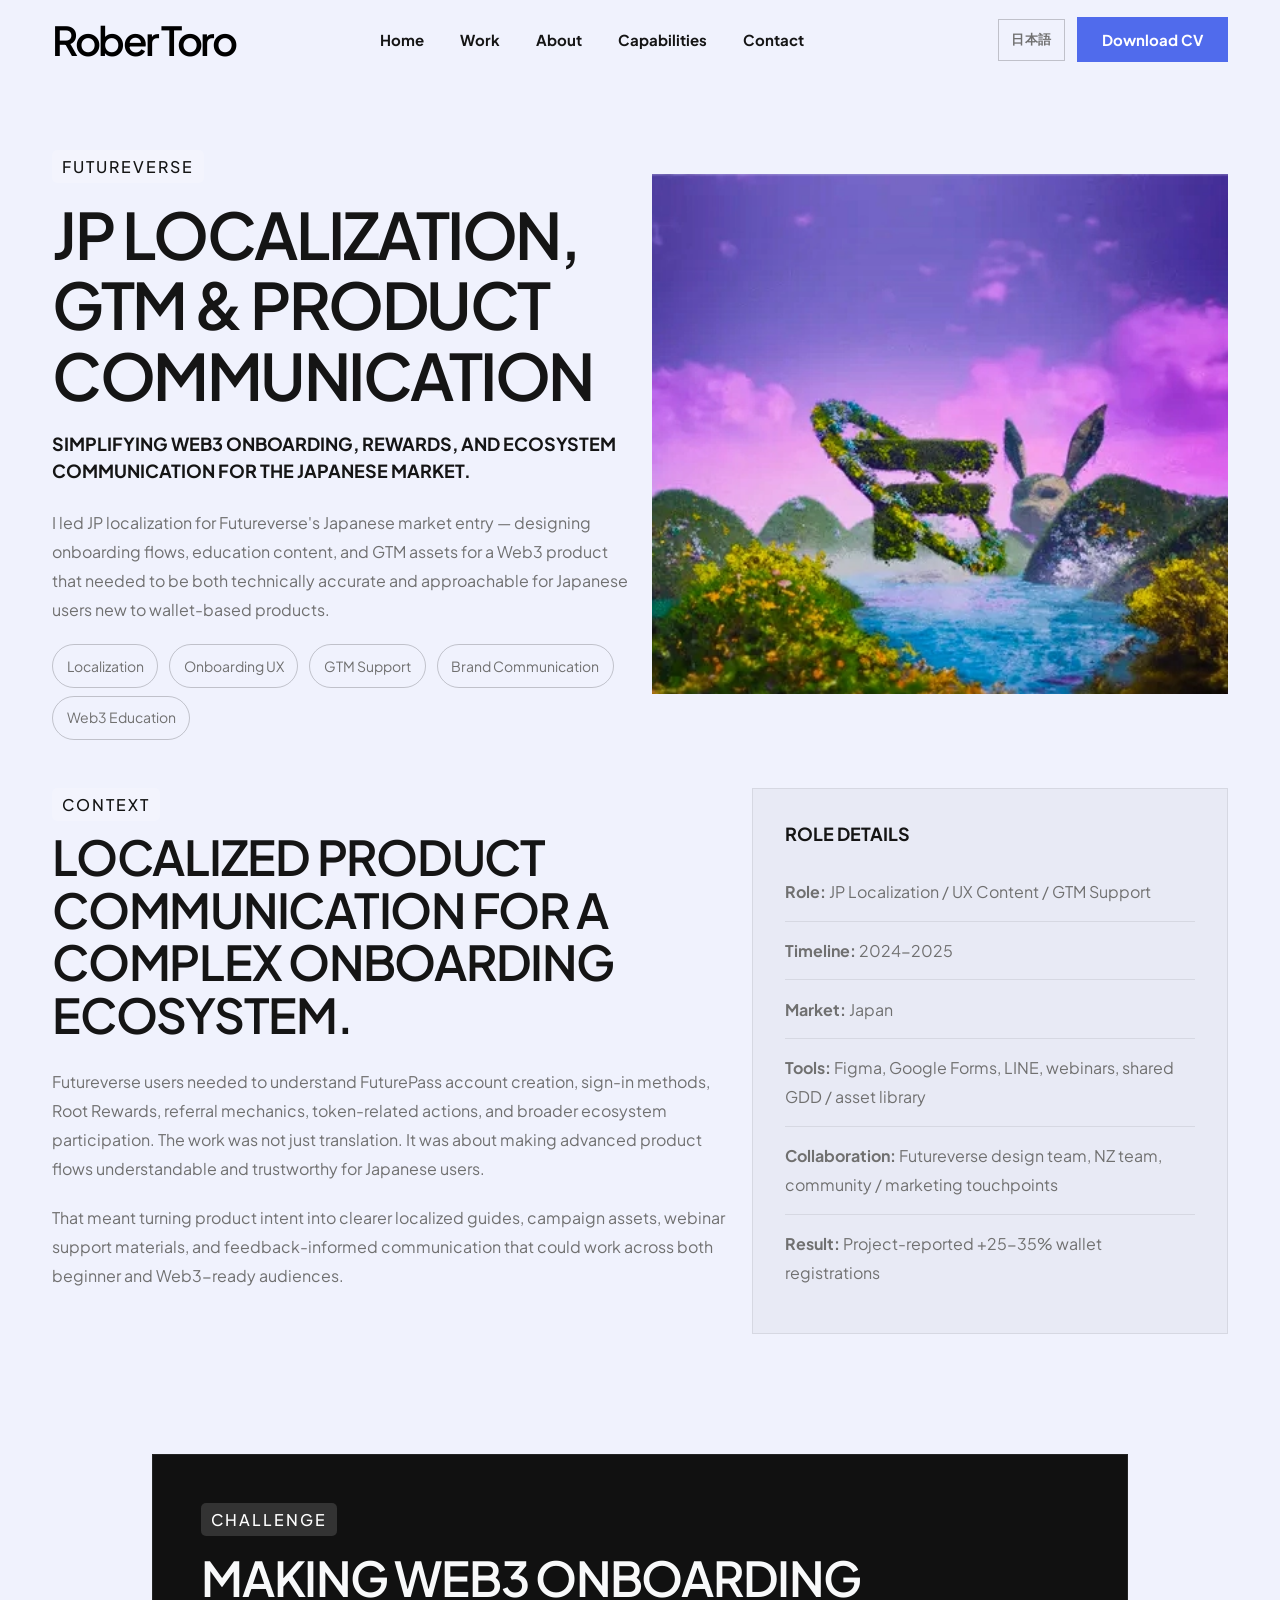
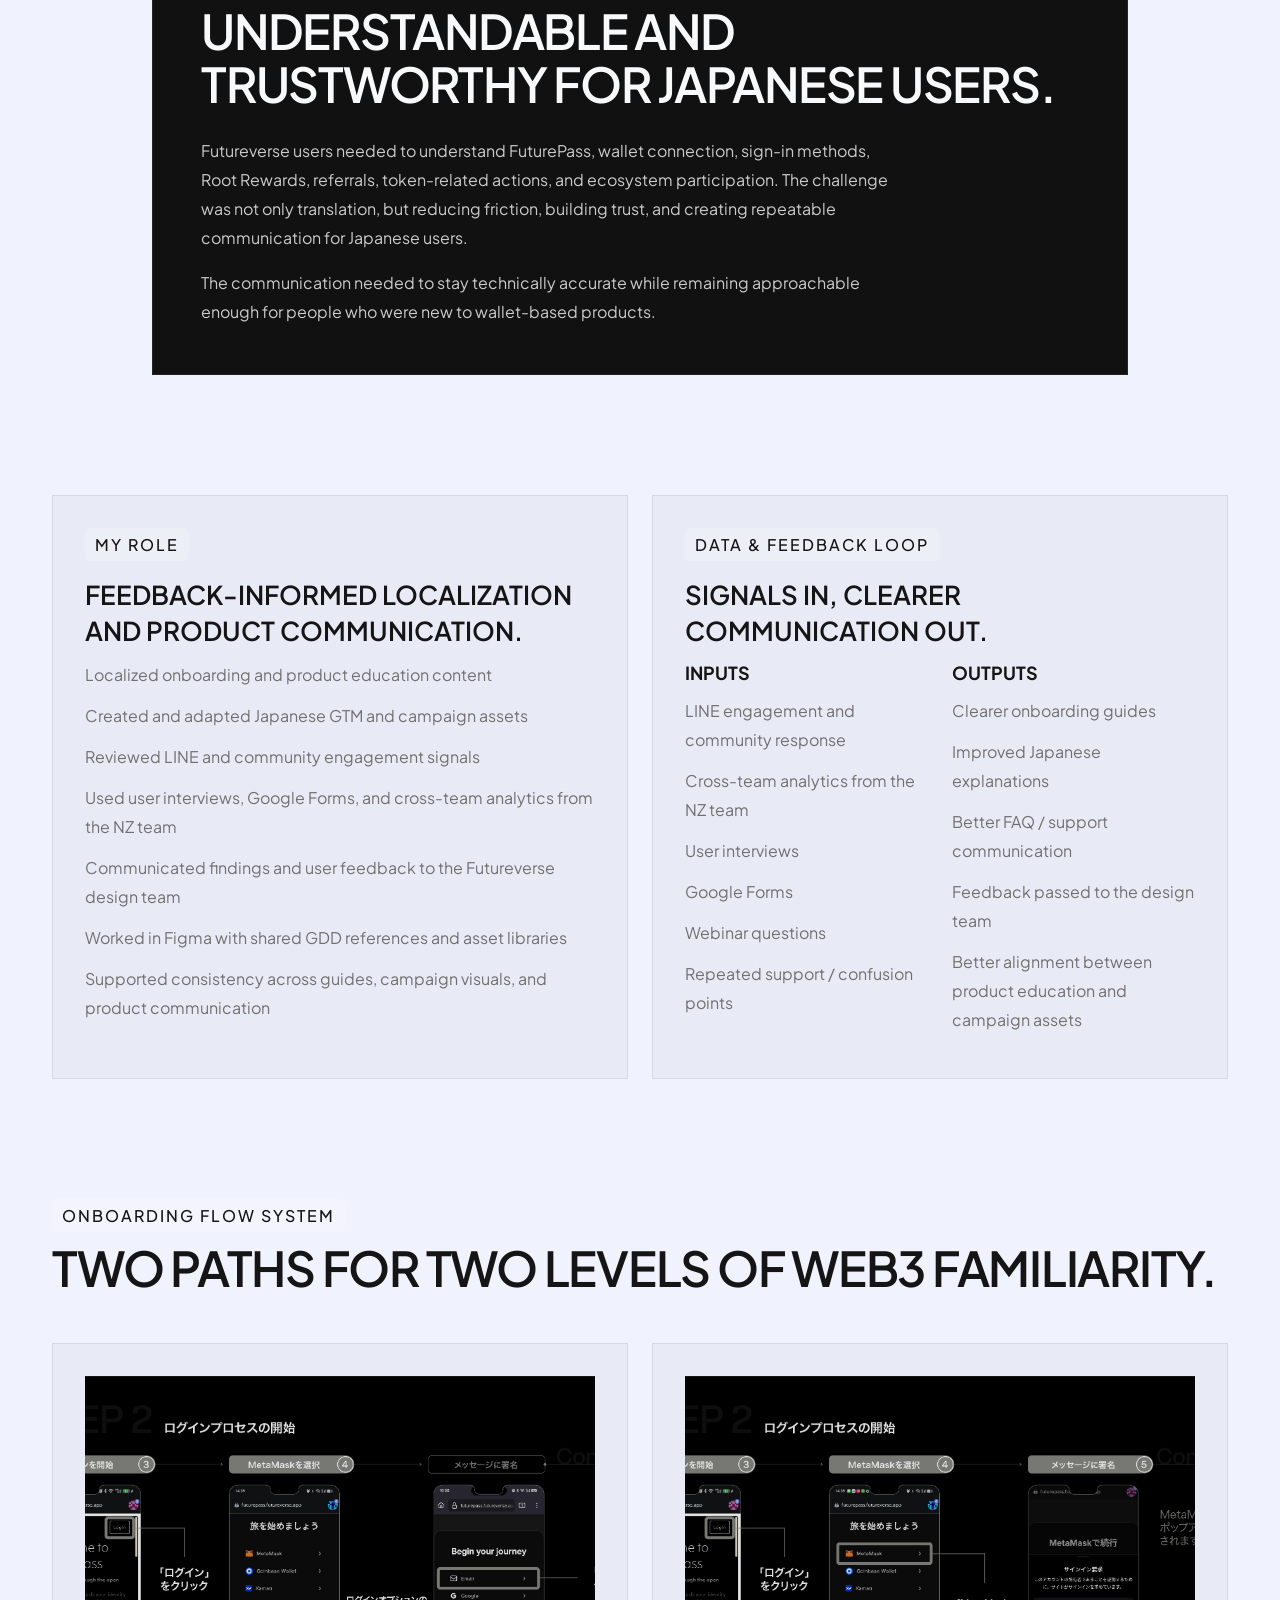
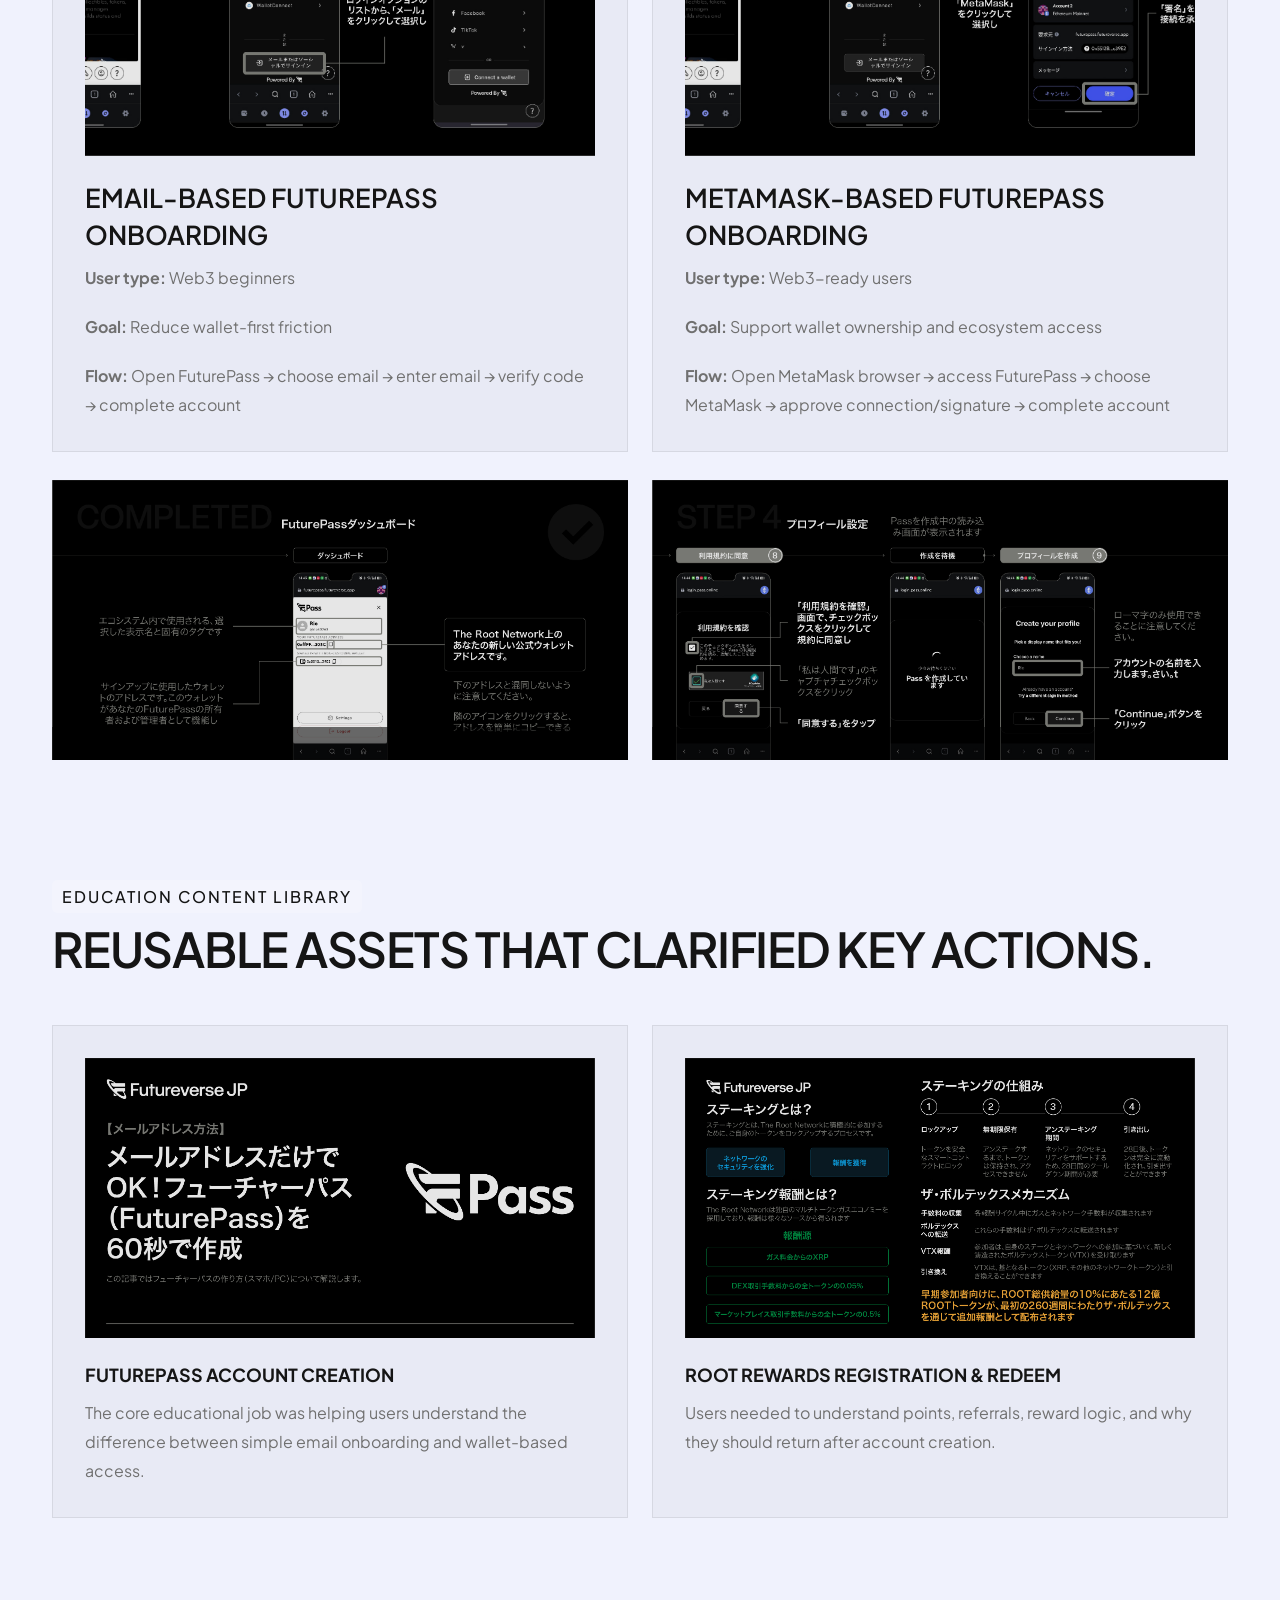
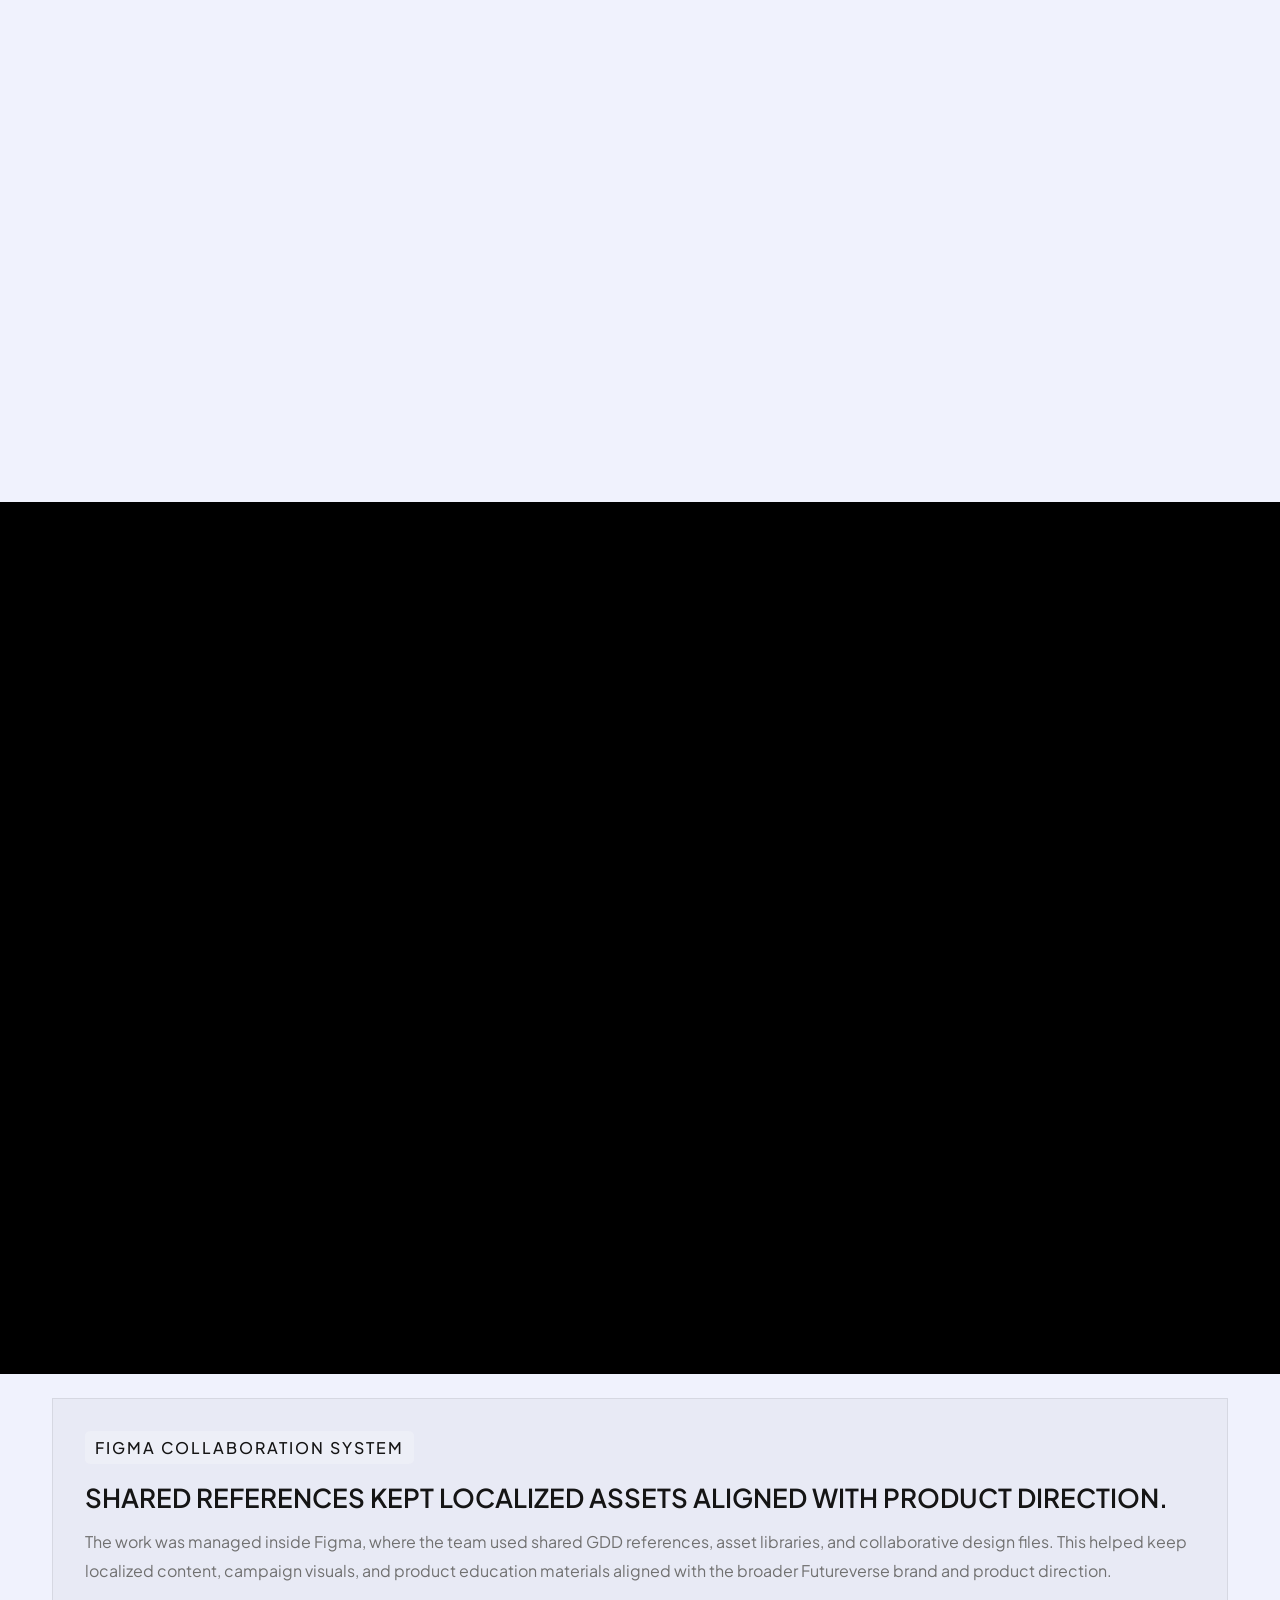
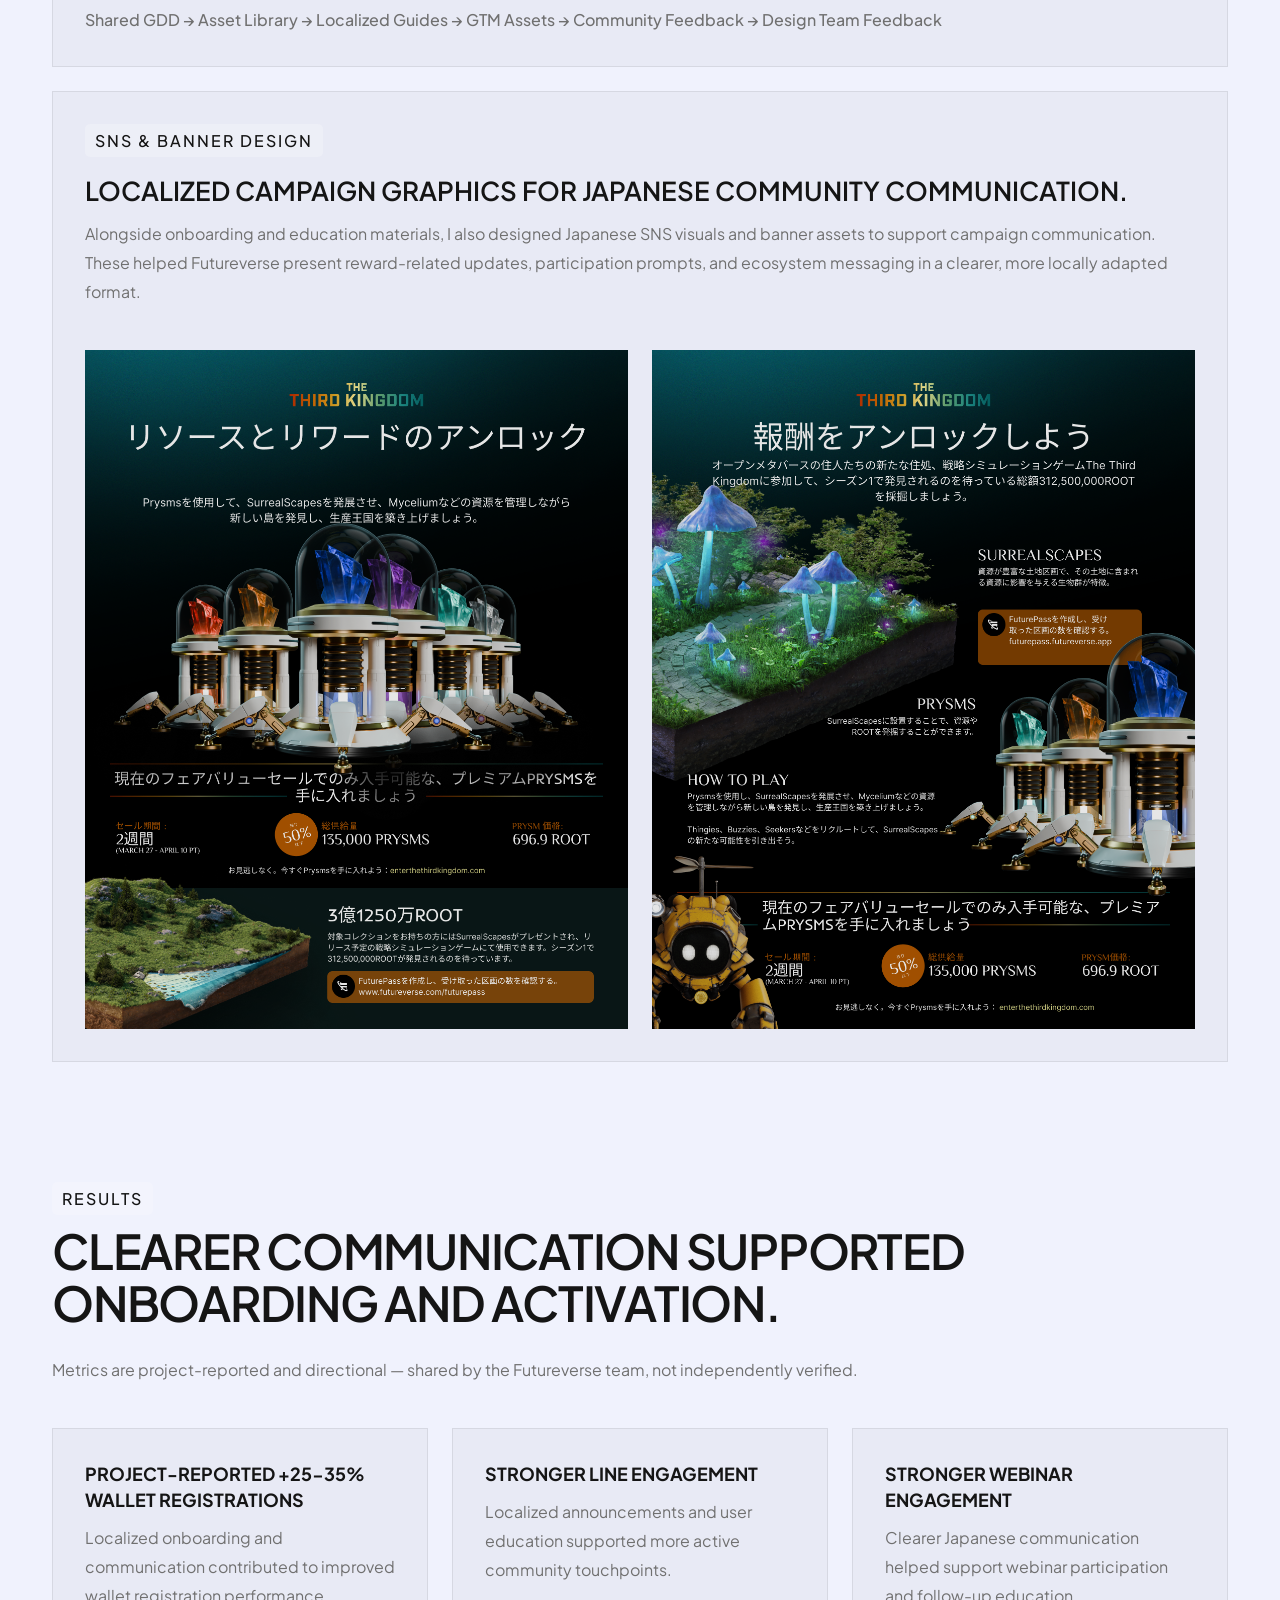
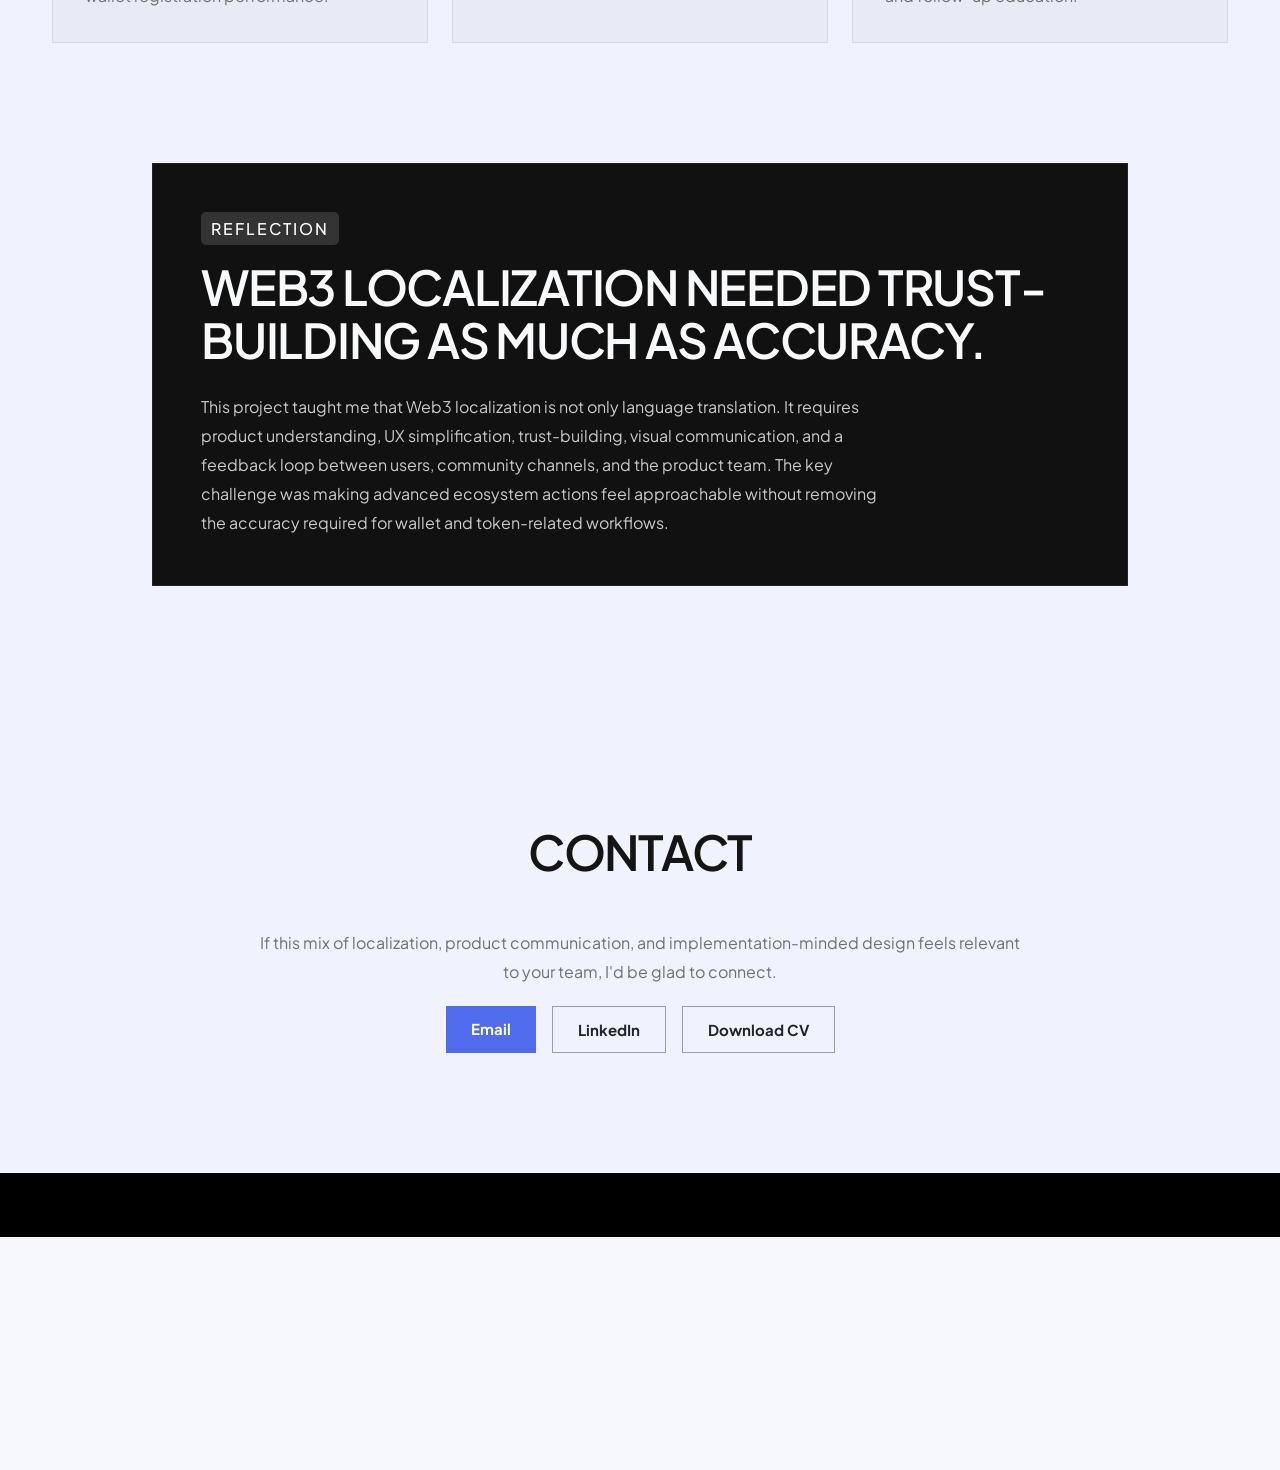
<file: futureverse.html>
<!DOCTYPE html>
<html lang="en">

<head>
    <title>Futureverse JP Localization - Rober Toro</title>
    <link rel="icon" href="images/icon.webp" type="image/gif" sizes="16x16">
    <meta content="text/html;charset=utf-8" http-equiv="Content-Type">
    <meta content="width=device-width, initial-scale=1.0" name="viewport">
    <meta name="description" content="Futureverse case study by Rober Toro covering Japanese localization, Web3 onboarding communication, GTM support, and product education.">
    <meta content="Futureverse, localization, onboarding UX, Web3 education, GTM support, Japanese market" name="keywords">
    <meta content="Rober Toro" name="author">
    <link href="css/bootstrap.min.css" rel="stylesheet" type="text/css" id="bootstrap">
    <link href="css/plugins.css" rel="stylesheet" type="text/css">
    <link href="css/style.css" rel="stylesheet" type="text/css">
    <link href="css/coloring.css" rel="stylesheet" type="text/css">
    <link id="colors" href="css/colors/scheme-01.css" rel="stylesheet" type="text/css">
    <link href="css/09_custom.css" rel="stylesheet" type="text/css">
    <link rel="alternate" hreflang="en" href="futureverse.html">
    <link rel="alternate" hreflang="ja" href="ja/futureverse.html">
    <script src="js/language-router.js"></script>
</head>

<body>
    <header class="header-light transparent has-topbar">
        <div class="container">
            <div class="row">
                <div class="col-md-12">
                    <div class="de-flex sm-pt10">
                        <div class="de-flex-col">
                            <div id="logo" class="w-150px">
                                <a href="index.html#section-intro">
                                    <h1>Rober Toro</h1>
                                </a>
                            </div>
                        </div>
                        <div class="de-flex-col header-col-mid">
                            <ul id="mainmenu">
                                <li><a class="menu-item" href="index.html#section-intro">Home</a></li>
                                <li><a class="menu-item" href="index.html#my_works">Work</a></li>
                                <li><a class="menu-item" href="index.html#who_i_am">About</a></li>
                                <li><a class="menu-item" href="index.html#what_i_do">Capabilities</a></li>
                                <li><a class="menu-item" href="index.html#hire_me">Contact</a></li>
                            </ul>
                        </div>
                        <div class="de-flex-col">
                            <div class="menu_side_area">
                                <a href="ja/futureverse.html" class="language-switch" data-language-switch="ja" lang="ja" hreflang="ja" aria-label="日本語版を表示">日本語</a>
                                <a href="assets/docs/rober-toro-cv.pdf" class="btn-main">Download CV</a>
                                <span id="menu-btn"></span>
                            </div>
                        </div>
                    </div>
                </div>
            </div>
        </div>
    </header>

    <div id="wrapper">
        <div class="float-text show-on-scroll">
            <span><a href="#">Scroll to top</a></span>
        </div>
        <div class="scrollbar-v show-on-scroll"></div>
        <div id="de-loader"></div>

        <div class="no-bottom no-top" id="content">
            <div id="top"></div>

            <main class="futureverse-case">
                <section id="section-intro" class="pb-40">
                    <div class="container">
                        <div class="row g-4 align-items-center">
                            <div class="col-lg-6">
                                <div class="spacer-single"></div>
                                <div class="subtitle s2 mb-3 wow fadeInUp" data-wow-delay=".2s">Futureverse</div>
                                <h1 class="wow fadeInUp" data-wow-delay=".3s">JP Localization, GTM &amp; Product Communication</h1>
                                <h4 class="mb-4 wow fadeInUp" data-wow-delay=".4s">Simplifying Web3 onboarding, rewards, and ecosystem communication for the Japanese market.</h4>
                                <p class="wow fadeInUp" data-wow-delay=".5s">I led JP localization for Futureverse's Japanese market entry — designing onboarding flows, education content, and GTM assets for a Web3 product that needed to be both technically accurate and approachable for Japanese users new to wallet-based products.</p>
                                <ul class="futureverse-tags wow fadeInUp" data-wow-delay=".55s">
                                    <li>Localization</li>
                                    <li>Onboarding UX</li>
                                    <li>GTM Support</li>
                                    <li>Brand Communication</li>
                                    <li>Web3 Education</li>
                                </ul>
                            </div>
                            <div class="col-lg-6">
                                <div class="crdi-yogibo-img-wrap futureverse-img-hero wow fadeInUp" data-wow-delay=".5s">
                                    <img src="images/work-single/futureverse/selected/fv-hero.webp" class="w-100 crdi-yogibo-img-cover" alt="Localized Futureverse Japanese campaign banner summarizing ecosystem news">
                                </div>
                            </div>
                        </div>
                    </div>
                </section>

                <section class="no-top">
                    <div class="container">
                        <div class="row g-4 align-items-start">
                            <div class="col-lg-7">
                                <div class="case-section-intro">
                                    <div class="subtitle wow fadeInUp" data-wow-delay=".2s">Context</div>
                                    <h2 class="wow fadeInUp" data-wow-delay=".3s">Localized product communication for a complex onboarding ecosystem.</h2>
                                    <p class="wow fadeInUp" data-wow-delay=".4s">Futureverse users needed to understand FuturePass account creation, sign-in methods, Root Rewards, referral mechanics, token-related actions, and broader ecosystem participation. The work was not just translation. It was about making advanced product flows understandable and trustworthy for Japanese users.</p>
                                    <p class="wow fadeInUp" data-wow-delay=".5s">That meant turning product intent into clearer localized guides, campaign assets, webinar support materials, and feedback-informed communication that could work across both beginner and Web3-ready audiences.</p>
                                </div>
                            </div>
                            <div class="col-lg-5">
                                <div class="case-note-card wow fadeInUp" data-wow-delay=".5s">
                                    <h4 class="mb-3">Role Details</h4>
                                    <ul class="case-meta-list">
                                        <li><strong>Role:</strong> JP Localization / UX Content / GTM Support</li>
                                        <li><strong>Timeline:</strong> 2024-2025</li>
                                        <li><strong>Market:</strong> Japan</li>
                                        <li><strong>Tools:</strong> Figma, Google Forms, LINE, webinars, shared GDD / asset library</li>
                                        <li><strong>Collaboration:</strong> Futureverse design team, NZ team, community / marketing touchpoints</li>
                                        <li><strong>Result:</strong> Project-reported +25-35% wallet registrations</li>
                                    </ul>
                                </div>
                            </div>
                        </div>
                    </div>
                </section>

                <section class="no-top">
                    <div class="container">
                        <div class="row justify-content-center">
                            <div class="col-lg-10">
                                <div class="case-dark-block p-5 wow fadeInUp" data-wow-delay=".3s">
                                    <div class="subtitle s2 mb-3">Challenge</div>
                                    <h2 class="text-light">Making Web3 onboarding understandable and trustworthy for Japanese users.</h2>
                                    <p class="mb-3">Futureverse users needed to understand FuturePass, wallet connection, sign-in methods, Root Rewards, referrals, token-related actions, and ecosystem participation. The challenge was not only translation, but reducing friction, building trust, and creating repeatable communication for Japanese users.</p>
                                    <p class="mb-0">The communication needed to stay technically accurate while remaining approachable enough for people who were new to wallet-based products.</p>
                                </div>
                            </div>
                        </div>
                    </div>
                </section>

                <section class="no-top">
                    <div class="container">
                        <div class="row g-4">
                            <div class="col-lg-6">
                                <div class="case-area-card wow fadeInUp" data-wow-delay=".4s">
                                    <div class="subtitle mb-3">My Role</div>
                                    <h3>Feedback-informed localization and product communication.</h3>
                                    <ul class="futureverse-list">
                                        <li>Localized onboarding and product education content</li>
                                        <li>Created and adapted Japanese GTM and campaign assets</li>
                                        <li>Reviewed LINE and community engagement signals</li>
                                        <li>Used user interviews, Google Forms, and cross-team analytics from the NZ team</li>
                                        <li>Communicated findings and user feedback to the Futureverse design team</li>
                                        <li>Worked in Figma with shared GDD references and asset libraries</li>
                                        <li>Supported consistency across guides, campaign visuals, and product communication</li>
                                    </ul>
                                </div>
                            </div>
                            <div class="col-lg-6">
                                <div class="case-area-card wow fadeInUp" data-wow-delay=".45s">
                                    <div class="subtitle mb-3">Data &amp; Feedback Loop</div>
                                    <h3>Signals in, clearer communication out.</h3>
                                    <div class="row g-4">
                                        <div class="col-sm-6">
                                            <h4>Inputs</h4>
                                            <ul class="futureverse-list">
                                                <li>LINE engagement and community response</li>
                                                <li>Cross-team analytics from the NZ team</li>
                                                <li>User interviews</li>
                                                <li>Google Forms</li>
                                                <li>Webinar questions</li>
                                                <li>Repeated support / confusion points</li>
                                            </ul>
                                        </div>
                                        <div class="col-sm-6">
                                            <h4>Outputs</h4>
                                            <ul class="futureverse-list">
                                                <li>Clearer onboarding guides</li>
                                                <li>Improved Japanese explanations</li>
                                                <li>Better FAQ / support communication</li>
                                                <li>Feedback passed to the design team</li>
                                                <li>Better alignment between product education and campaign assets</li>
                                            </ul>
                                        </div>
                                    </div>
                                </div>
                            </div>
                        </div>
                    </div>
                </section>

                <section class="no-top">
                    <div class="container">
                        <div class="row g-4 align-items-start">
                            <div class="col-lg-12">
                                <div class="subtitle wow fadeInUp" data-wow-delay=".2s">Onboarding Flow System</div>
                                <h2 class="wow fadeInUp" data-wow-delay=".3s">Two paths for two levels of Web3 familiarity.</h2>
                            </div>
                            <div class="col-lg-6">
                                <div class="case-area-card h-100 wow fadeInUp" data-wow-delay=".4s">
                                    <div class="crdi-yogibo-img-wrap futureverse-img-side mb-4">
                                        <img src="images/work-single/futureverse/selected/mobile-email-ownboarding-flow.jpg" loading="lazy" class="w-100 img-gray crdi-yogibo-img-cover" alt="Japanese FuturePass email onboarding completion guide">
                                    </div>
                                    <h3>Email-Based FuturePass Onboarding</h3>
                                    <p><strong>User type:</strong> Web3 beginners</p>
                                    <p><strong>Goal:</strong> Reduce wallet-first friction</p>
                                    <p class="mb-0"><strong>Flow:</strong> Open FuturePass &rarr; choose email &rarr; enter email &rarr; verify code &rarr; complete account</p>
                                </div>
                            </div>
                            <div class="col-lg-6">
                                <div class="case-area-card h-100 wow fadeInUp" data-wow-delay=".45s">
                                    <div class="crdi-yogibo-img-wrap futureverse-img-side mb-4">
                                        <img src="images/work-single/futureverse/selected/mobile-metamask-ownboarding-flow.jpg" loading="lazy" class="w-100 img-gray crdi-yogibo-img-cover" alt="Completed FuturePass MetaMask onboarding board in Japanese">
                                    </div>
                                    <h3>MetaMask-Based FuturePass Onboarding</h3>
                                    <p><strong>User type:</strong> Web3-ready users</p>
                                    <p><strong>Goal:</strong> Support wallet ownership and ecosystem access</p>
                                    <p class="mb-0"><strong>Flow:</strong> Open MetaMask browser &rarr; access FuturePass &rarr; choose MetaMask &rarr; approve connection/signature &rarr; complete account</p>
                                </div>
                            </div>
                        </div>
                        <div class="row g-4 mt-1">
                            <div class="col-lg-6">
                                <div class="hover relative overflow-hidden text-light crdi-yogibo-img-wrap futureverse-img-thumb wow fadeInUp" data-wow-delay=".5s">
                                    <a href="images/work-single/futureverse/selected/futurepass-metamask-step-2-login.jpg" class="image-popup overflow-hidden relative case-img-link">
                                        <img src="images/work-single/futureverse/selected/futurepass-metamask-complete.jpg" loading="lazy" class="w-100 img-gray crdi-yogibo-img-cover" alt="Japanese MetaMask login step for FuturePass onboarding">
                                        <div class="absolute bottom-0 w-100 p-4 case-gallery-caption">
                                            <div class="case-figure-label text-white">MetaMask login guidance</div>
                                        </div>
                                    </a>
                                </div>
                            </div>
                            <div class="col-lg-6">
                                <div class="hover relative overflow-hidden text-light crdi-yogibo-img-wrap futureverse-img-thumb wow fadeInUp" data-wow-delay=".5s">
                                    <a href="images/work-single/futureverse/selected/futurepass-metamask-step-4-profile.jpg" class="image-popup overflow-hidden relative case-img-link">
                                        <img src="images/work-single/futureverse/selected/futurepass-metamask-step-4-profile.jpg" loading="lazy" class="w-100 img-gray crdi-yogibo-img-cover" alt="Japanese profile setup step for FuturePass MetaMask onboarding">
                                        <div class="absolute bottom-0 w-100 p-4 case-gallery-caption">
                                            <div class="case-figure-label text-white">Profile setup guidance</div>
                                        </div>
                                    </a>
                                </div>
                            </div>
                        </div>
                    </div>
                </section>

                <section class="no-top">
                    <div class="container">
                        <div class="row g-4">
                            <div class="col-lg-12">
                                <div class="subtitle wow fadeInUp" data-wow-delay=".2s">Education Content Library</div>
                                <h2 class="wow fadeInUp" data-wow-delay=".3s">Reusable assets that clarified key actions.</h2>
                            </div>
                            <div class="col-lg-6 col-md-6">
                                <div class="case-area-card wow fadeInUp" data-wow-delay=".4s">
                                    <div class="crdi-yogibo-img-wrap futureverse-img-thumb mb-4">
                                        <img src="images/work-single/futureverse/selected/futurepass-email-intro.jpg" loading="lazy" class="w-100 img-gray crdi-yogibo-img-cover" alt="Japanese FuturePass account creation explainer">
                                    </div>
                                    <h4>FuturePass Account Creation</h4>
                                    <p class="mb-0">The core educational job was helping users understand the difference between simple email onboarding and wallet-based access.</p>
                                </div>
                            </div>
                            <div class="col-lg-6 col-md-6">
                                <div class="case-area-card wow fadeInUp" data-wow-delay=".45s">
                                    <div class="crdi-yogibo-img-wrap futureverse-img-thumb mb-4">
                                        <img src="images/work-single/futureverse/selected/root-rewards-education-board.jpg" loading="lazy" class="w-100 img-gray crdi-yogibo-img-cover" alt="Japanese educational board explaining Root Rewards and staking">
                                    </div>
                                    <h4>Root Rewards Registration &amp; Redeem</h4>
                                    <p class="mb-0">Users needed to understand points, referrals, reward logic, and why they should return after account creation.</p>
                                </div>
                            </div>
                            <div class="col-lg-6 col-md-6">
                                <div class="case-area-card wow fadeInUp" data-wow-delay=".5s">
                                    <div class="crdi-yogibo-img-wrap futureverse-img-thumb mb-4">
                                        <img src="images/work-single/futureverse/selected/Swap - FuturePassPage1-Intro-100.jpg" loading="lazy" class="w-100 img-gray crdi-yogibo-img-cover" alt="Japanese poster explaining how to get Prysms in The Third Kingdom">
                                    </div>
                                    <h4>CENNZ to ROOT / Advanced Token Guidance</h4>
                                    <p class="mb-0">More advanced token-related actions required clearer prerequisites and more careful step-by-step explanation.</p>
                                </div>
                            </div>
                            <div class="col-lg-6 col-md-6">
                                <div class="case-area-card wow fadeInUp" data-wow-delay=".55s">
                                    <div class="crdi-yogibo-img-wrap futureverse-img-thumb mb-4">
                                        <img src="images/work-single/futureverse/selected/signup-method-comparison.jpg" loading="lazy" class="w-100 img-gray crdi-yogibo-img-cover" alt="Japanese comparison chart of FuturePass sign-up methods">
                                    </div>
                                    <h4>Sign-Up Method Comparison</h4>
                                    <p class="mb-0">A comparison view helped reduce decision friction by clarifying which sign-in path fit which user type.</p>
                                </div>
                            </div>
                        </div>
                    </div>
                </section>

                <section class="no-top section-dark bg-dark text-light">
                    <div class="container">
                        <div class="row g-4 align-items-center">
                            <div class="col-lg-6">
                                <div class="subtitle wow fadeInUp" data-wow-delay=".2s">Brand &amp; Visual Communication</div>
                                <h2 class="wow fadeInUp" data-wow-delay=".3s">Turning technical product education into market-ready communication.</h2>
                                <p class="wow fadeInUp" data-wow-delay=".4s">Visual communication helped make Web3 concepts feel more approachable, premium, and campaign-ready for the Japanese market. Beyond step-by-step guides, localized campaign assets supported announcements, community education, webinars, rewards communication, and ecosystem updates.</p>
                            </div>
                            <div class="col-lg-6">
                                <div class="crdi-yogibo-img-wrap futureverse-img-side wow fadeInUp" data-wow-delay=".45s">
                                    <img src="images/work-single/futureverse/selected/campaign-altered-state-banner.jpg" loading="lazy" class="w-100 img-gray crdi-yogibo-img-cover" alt="Localized campaign banner for Altered State anniversary communication">
                                </div>
                            </div>
                        </div>
                        <div class="row g-4 mt-1">
                            <div class="col-lg-6">
                                <div class="hover relative overflow-hidden text-light crdi-yogibo-img-wrap futureverse-img-thumb wow fadeInUp" data-wow-delay=".5s">
                                    <a href="images/work-single/futureverse/selected/campaign-july-news-banner.jpg" class="image-popup overflow-hidden relative case-img-link">
                                        <img src="images/work-single/futureverse/selected/campaign-july-news-banner.jpg" loading="lazy" class="w-100 img-gray crdi-yogibo-img-cover" alt="Localized Futureverse news recap banner in Japanese">
                                        <div class="absolute bottom-0 w-100 p-4 case-gallery-caption">
                                            <div class="case-figure-label text-white">News and community recap</div>
                                        </div>
                                    </a>
                                </div>
                            </div>
                            <div class="col-lg-6">
                                <div class="hover relative overflow-hidden text-light crdi-yogibo-img-wrap futureverse-img-thumb wow fadeInUp" data-wow-delay=".55s">
                                    <a href="images/work-single/futureverse/selected/root-rewards-referral-banner.jpg" class="image-popup overflow-hidden relative case-img-link">
                                        <img src="images/work-single/futureverse/selected/root-rewards-referral-banner.jpg" loading="lazy" class="w-100 img-gray crdi-yogibo-img-cover" alt="Localized Root Rewards referral and rewards banner in Japanese">
                                        <div class="absolute bottom-0 w-100 p-4 case-gallery-caption">
                                            <div class="case-figure-label text-white">Referral and rewards communication</div>
                                        </div>
                                    </a>
                                </div>
                            </div>
                        </div>
                    </div>
                </section>

                <section class="no-top">
                    <div class="container">
                        <div class="row g-4">
                            <div class="col-lg-12">
                                <div class="case-area-card h-100 wow fadeInUp" data-wow-delay=".4s">
                                    <div class="subtitle mb-3">Figma Collaboration System</div>
                                    <h3>Shared references kept localized assets aligned with product direction.</h3>
                                    <p>The work was managed inside Figma, where the team used shared GDD references, asset libraries, and collaborative design files. This helped keep localized content, campaign visuals, and product education materials aligned with the broader Futureverse brand and product direction.</p>
                                    <p class="futureverse-process mb-0">Shared GDD &rarr; Asset Library &rarr; Localized Guides &rarr; GTM Assets &rarr; Community Feedback &rarr; Design Team Feedback</p>
                                </div>
                            </div>
                            <div class="col-lg-12">
                                <div class="case-area-card h-100 wow fadeInUp" data-wow-delay=".45s">
                                    <div class="subtitle mb-3">SNS &amp; Banner Design</div>
                                    <h3>Localized campaign graphics for Japanese community communication.</h3>
                                    <p>Alongside onboarding and education materials, I also designed Japanese SNS visuals and banner assets to support campaign communication. These helped Futureverse present reward-related updates, participation prompts, and ecosystem messaging in a clearer, more locally adapted format.</p>
                                    <div class="row g-4 mt-1">
                                        <div class="col-sm-6">
                                            <div class="crdi-yogibo-img-wrap futureverse-img-supporting futureverse-img-natural">
                                                <img src="images/work-single/futureverse/selected/prysms-unlock-poster.png" loading="lazy" class="w-100 img-gray crdi-yogibo-img-cover" alt="Japanese SNS graphic design for Futureverse reward communication">
                                            </div>
                                        </div>
                                        <div class="col-sm-6">
                                            <div class="crdi-yogibo-img-wrap futureverse-img-supporting futureverse-img-natural">
                                                <img src="images/work-single/futureverse/selected/rewards-steps-poster.png" loading="lazy" class="w-100 img-gray crdi-yogibo-img-cover" alt="Japanese banner-style social graphic for Futureverse participation messaging">
                                            </div>
                                        </div>
                                    </div>
                                </div>
                            </div>
                        </div>
                    </div>
                </section>

                <section class="no-top">
                    <div class="container">
                        <div class="row g-4">
                            <div class="col-lg-12">
                                <div class="subtitle wow fadeInUp" data-wow-delay=".2s">Results</div>
                                <h2 class="wow fadeInUp" data-wow-delay=".3s">Clearer communication supported onboarding and activation.</h2>
                                <p class="wow fadeInUp" data-wow-delay=".4s">Metrics are project-reported and directional — shared by the Futureverse team, not independently verified.</p>
                            </div>
                            <div class="col-lg-4">
                                <div class="case-area-card wow fadeInUp" data-wow-delay=".45s">
                                    <h4>Project-reported +25-35% wallet registrations</h4>
                                    <p class="mb-0">Localized onboarding and communication contributed to improved wallet registration performance.</p>
                                </div>
                            </div>
                            <div class="col-lg-4">
                                <div class="case-area-card wow fadeInUp" data-wow-delay=".5s">
                                    <h4>Stronger LINE engagement</h4>
                                    <p class="mb-0">Localized announcements and user education supported more active community touchpoints.</p>
                                </div>
                            </div>
                            <div class="col-lg-4">
                                <div class="case-area-card wow fadeInUp" data-wow-delay=".55s">
                                    <h4>Stronger webinar engagement</h4>
                                    <p class="mb-0">Clearer Japanese communication helped support webinar participation and follow-up education.</p>
                                </div>
                            </div>
                        </div>
                    </div>
                </section>

                <section class="no-top">
                    <div class="container">
                        <div class="row justify-content-center">
                            <div class="col-lg-10">
                                <div class="case-dark-block p-5 wow fadeInUp" data-wow-delay=".3s">
                                    <div class="subtitle s2 mb-3">Reflection</div>
                                    <h2 class="text-light">Web3 localization needed trust-building as much as accuracy.</h2>
                                    <p class="mb-0">This project taught me that Web3 localization is not only language translation. It requires product understanding, UX simplification, trust-building, visual communication, and a feedback loop between users, community channels, and the product team. The key challenge was making advanced ecosystem actions feel approachable without removing the accuracy required for wallet and token-related workflows.</p>
                                </div>
                            </div>
                        </div>
                    </div>
                </section>
            </main>

            <section id="case-contact">
                <div class="container">
                    <div class="row g-4 justify-content-center">
                        <div class="col-lg-6 text-center">
                            <h2>Contact</h2>
                        </div>
                        <div class="col-lg-8 text-center wow fadeInUp" data-wow-delay=".3s">
                            <p>If this mix of localization, product communication, and implementation-minded design feels relevant to your team, I'd be glad to connect.</p>
                            <div class="d-flex justify-content-center flex-wrap gap-3">
                                <a href="mailto:rober24.95@gmail.com" class="btn-main">Email</a>
                                <a href="https://www.linkedin.com/in/rober-toro-802953189/" class="btn-main btn-line text-dark">LinkedIn</a>
                                <a href="assets/docs/rober-toro-cv.pdf" class="btn-main btn-line text-dark">Download CV</a>
                            </div>
                        </div>
                    </div>
                </div>
            </section>

            <section class="bg-dark-1 text-dark no-top no-bottom">
                <div class="wow fadeInRight d-flex">
                    <div class="de-marquee-list wow">
                        <div class="d-item">
                            <span class="d-item-txt">JP Localization</span>
                            <span class="d-item-circle"></span>
                            <span class="d-item-txt">Onboarding UX</span>
                            <span class="d-item-circle"></span>
                            <span class="d-item-txt">GTM Support</span>
                            <span class="d-item-circle"></span>
                            <span class="d-item-txt">Web3 Education</span>
                            <span class="d-item-circle"></span>
                            <span class="d-item-txt">Brand Communication</span>
                            <span class="d-item-circle"></span>
                            <span class="d-item-txt">Cross-Cultural Product Support</span>
                            <span class="d-item-circle"></span>
                        </div>
                    </div>
                </div>
            </section>
        </div>

        <footer>
            <div class="container-fluid">
                <div class="px-2">
                    <div class="row g-4 justify-content-center">
                        <div class="col-lg-6 text-center">
                            <div class="d-menu-1 wow" data-wow-delay=".3s">
                                <ul>
                                    <li><a href="mailto:rober24.95@gmail.com">Email</a></li>
                                    <li><a href="https://www.linkedin.com/in/rober-toro-802953189/">LinkedIn</a></li>
                                    <li><a href="assets/docs/rober-toro-cv.pdf">CV</a></li>
                                </ul>
                                <p class="no-bottom">&copy; 2026 Rober Toro. Portfolio built with a customized static HTML template.</p>
                            </div>
                        </div>
                    </div>
                </div>
            </div>
        </footer>
    </div>

    <script src="js/plugins.js"></script>
    <script src="js/designesia.js"></script>
    <script src="js/custom-marquee.js"></script>
</body>

</html>
</file>
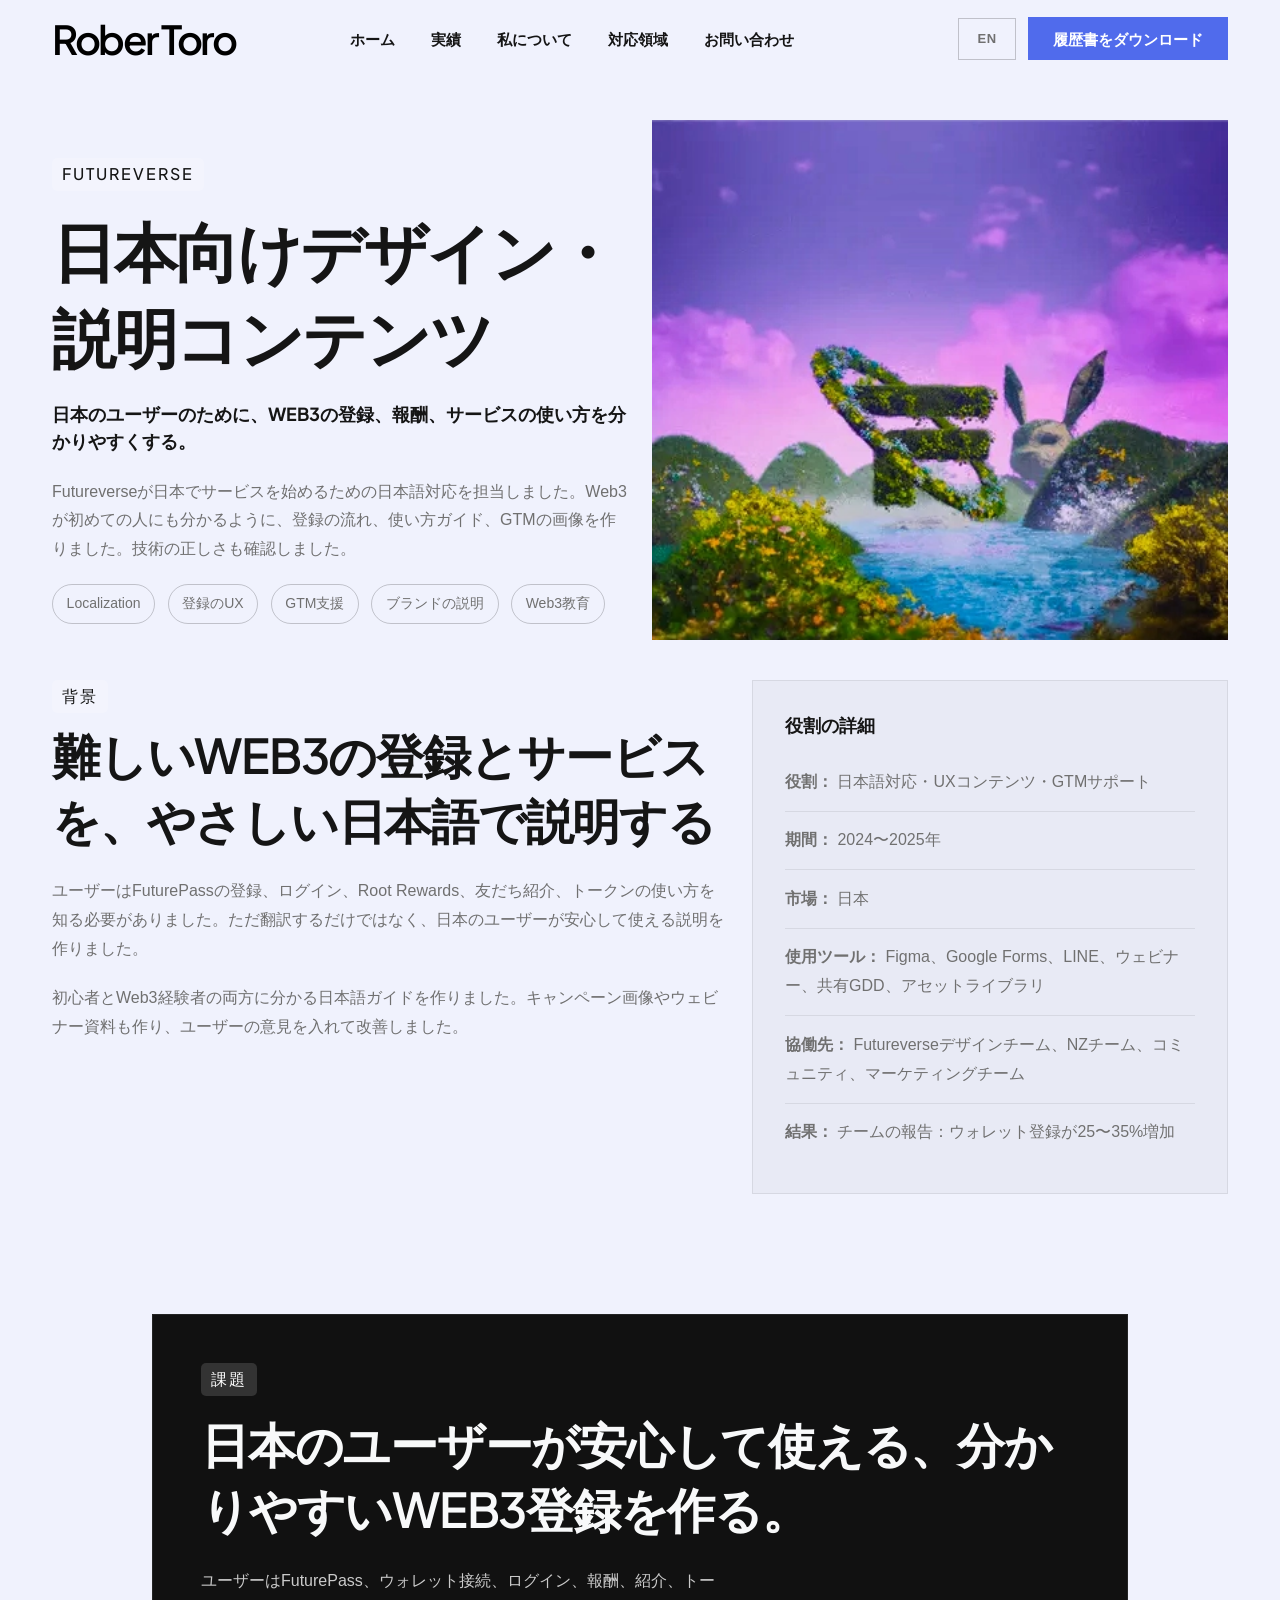
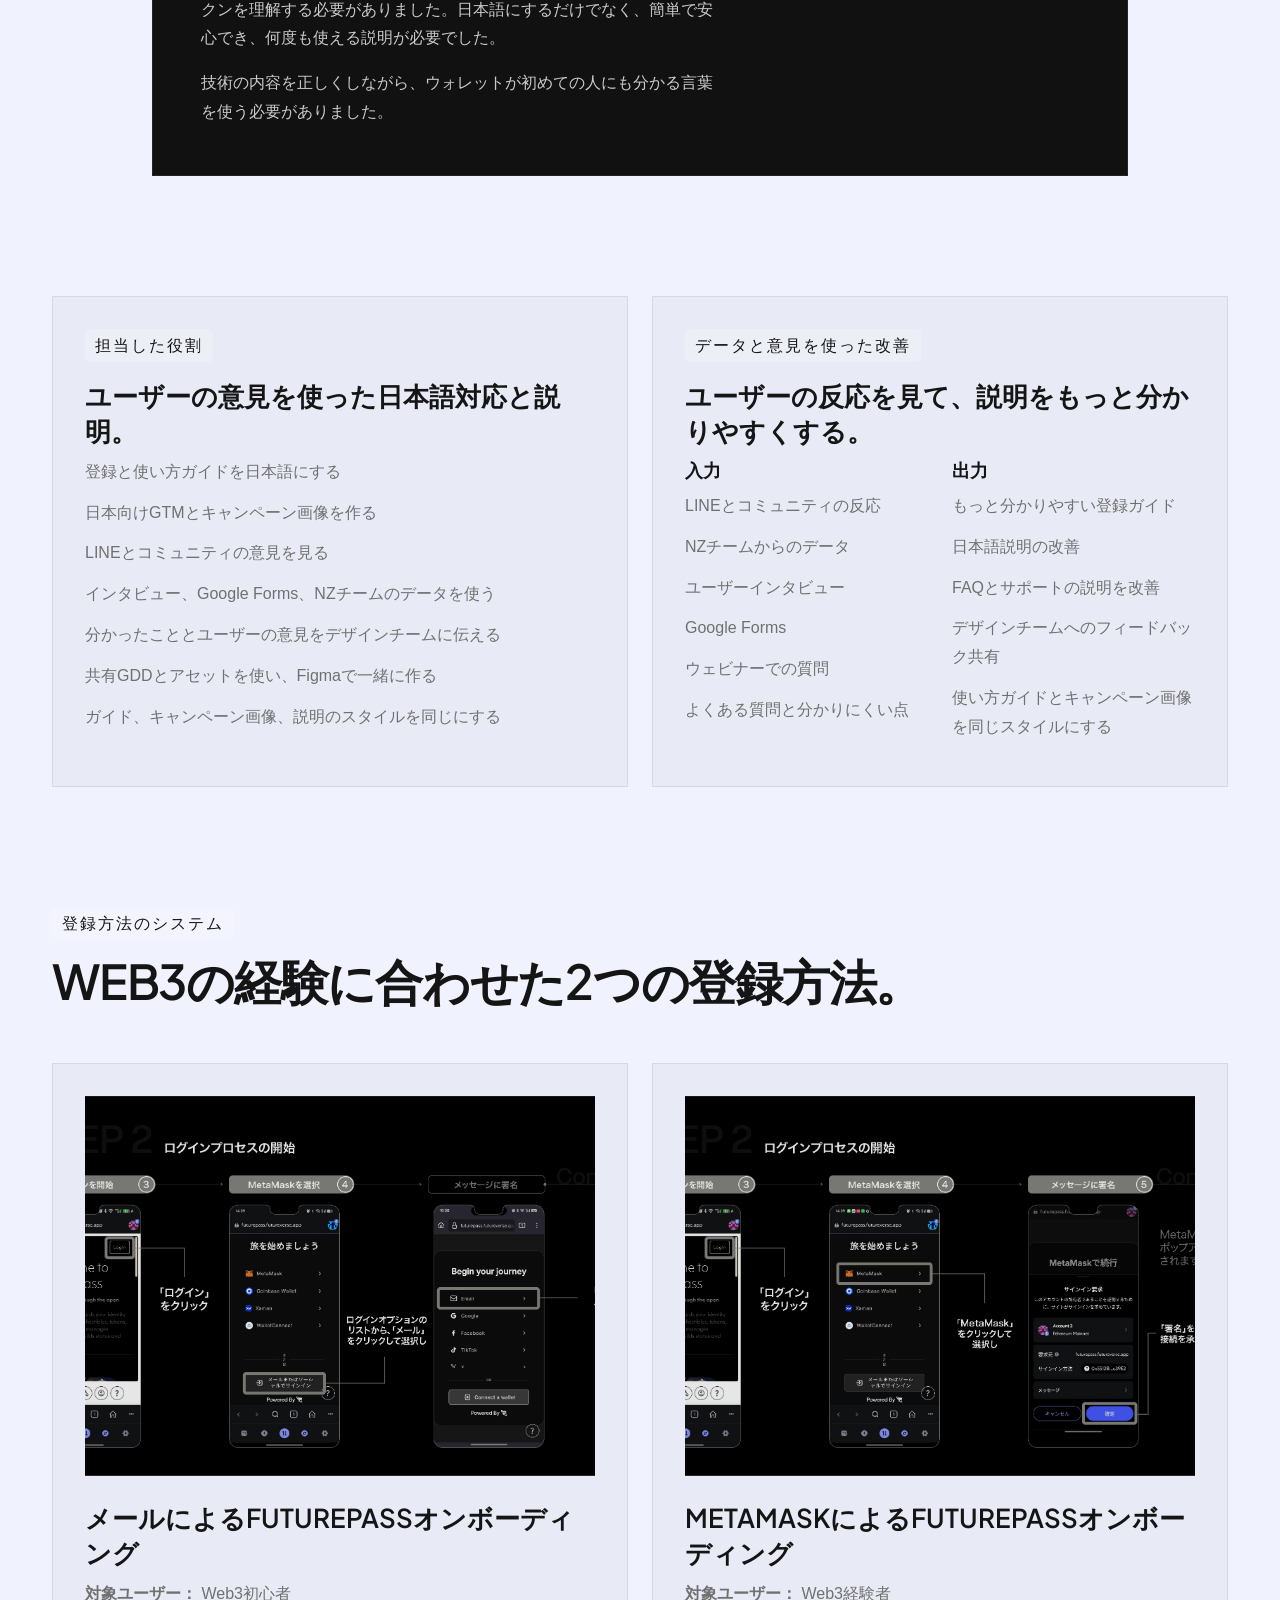
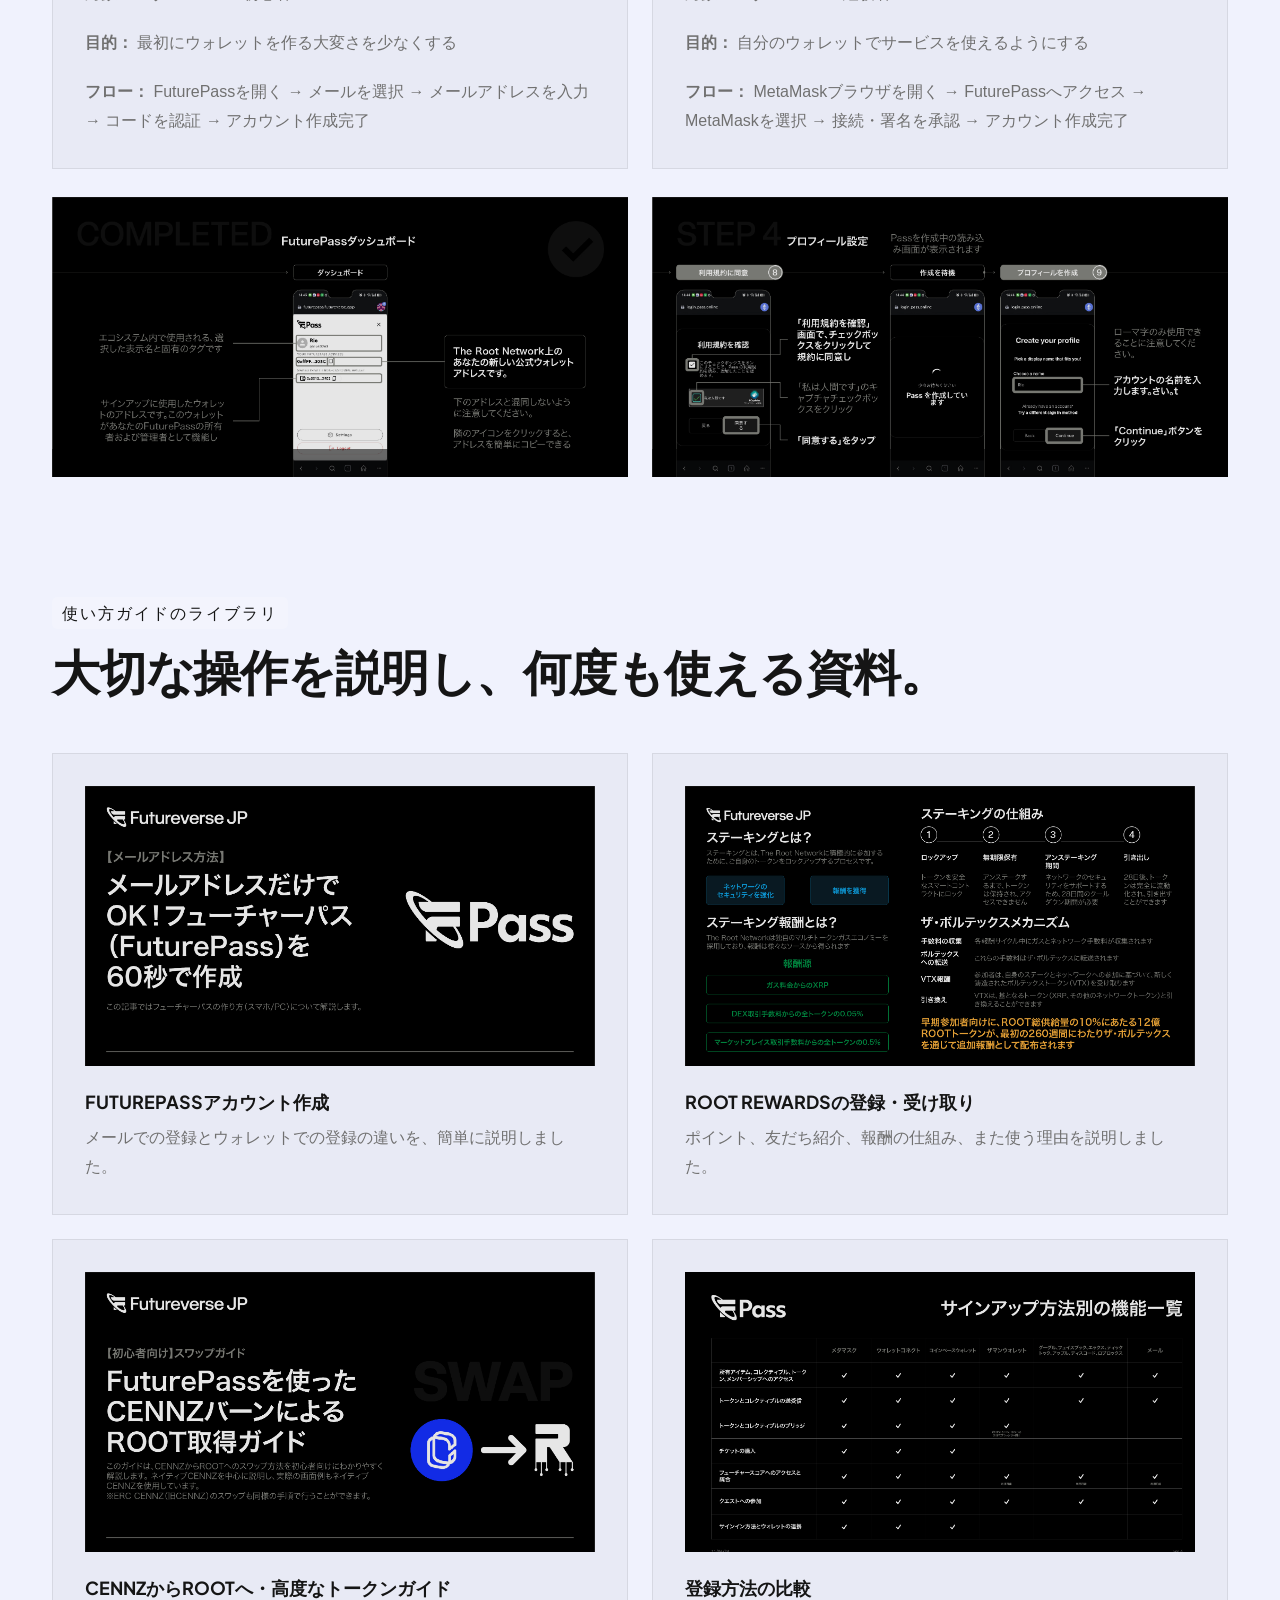
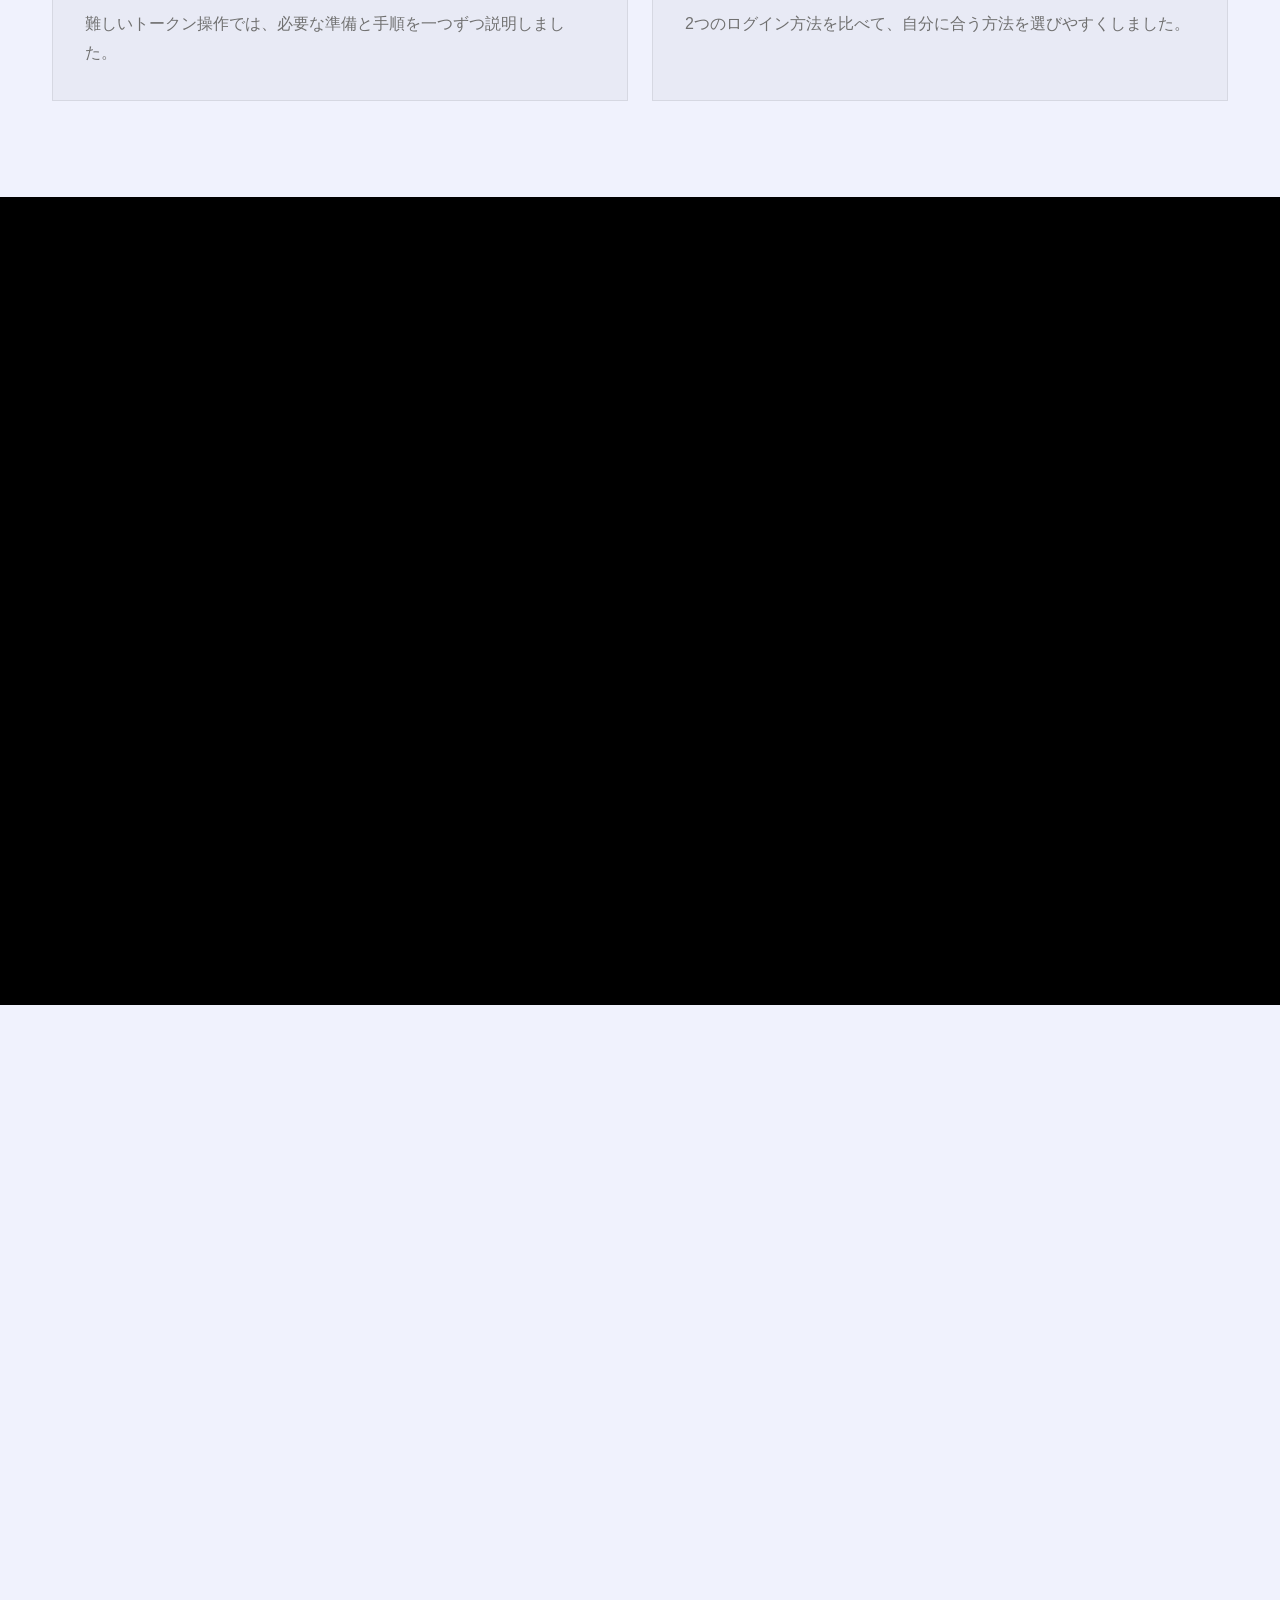
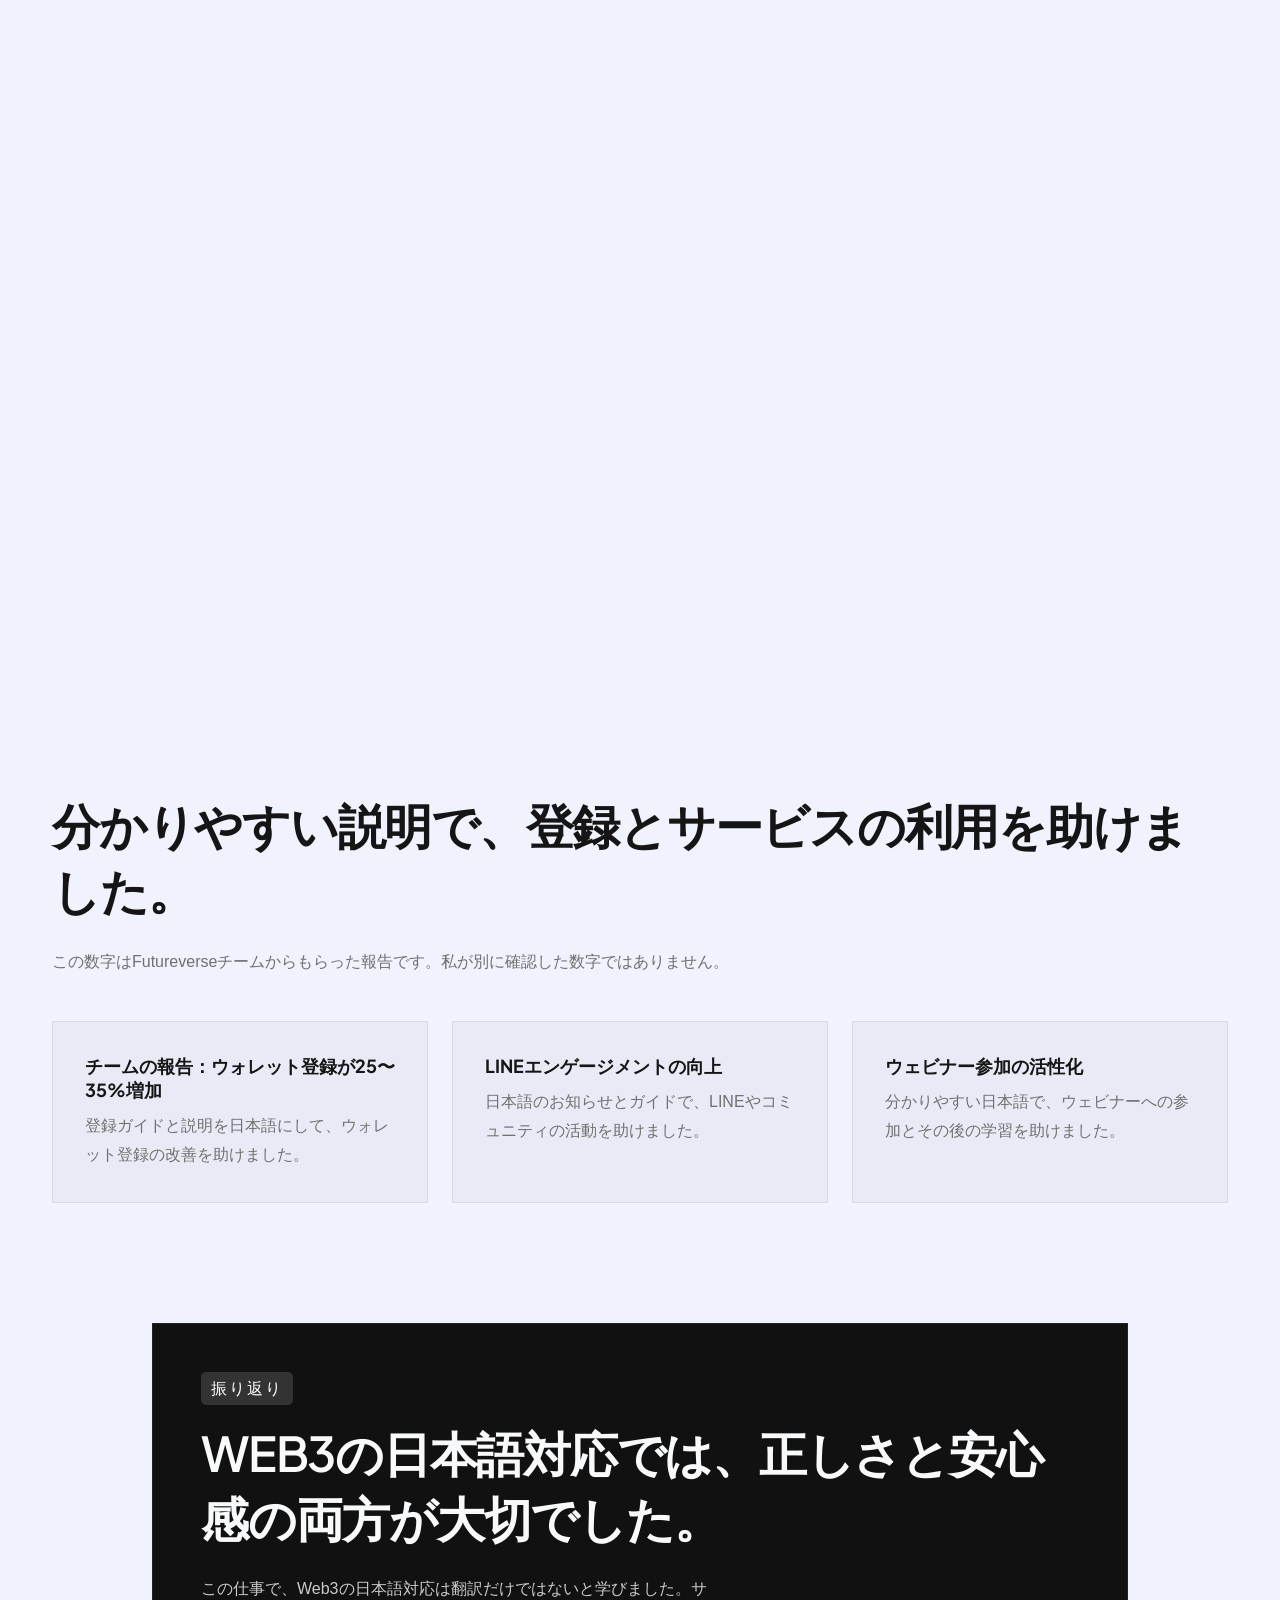
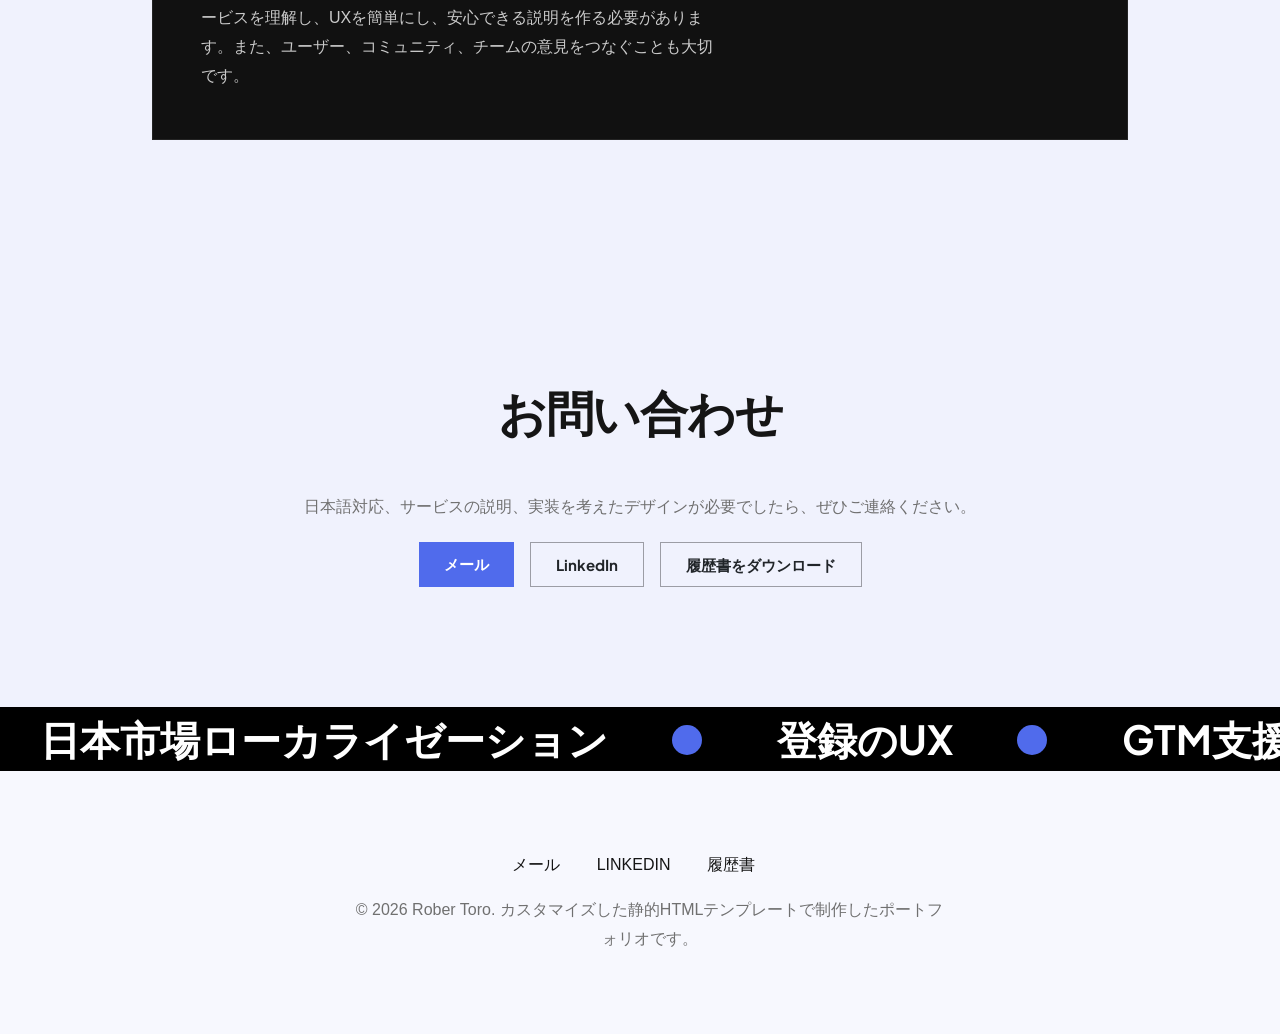
<file: ja/futureverse.html>
<!DOCTYPE html>
<html lang="ja">

<head>
    <title>Futureverse 日本市場ローカライゼーション — Rober Toro</title>
    <link rel="icon" href="../images/icon.webp" type="image/gif" sizes="16x16">
    <meta content="text/html;charset=utf-8" http-equiv="Content-Type">
    <meta content="width=device-width, initial-scale=1.0" name="viewport">
    <meta name="description" content="Rober ToroによるFutureverseのケーススタディ。日本語ローカライゼーション、Web3オンボーディング、GTM支援、プロダクト教育を紹介します。">
    <meta content="Futureverse、ローカライゼーション、登録のUX、Web3教育、GTM支援、日本市場" name="keywords">
    <meta content="Rober Toro" name="author">
    <link href="../css/bootstrap.min.css" rel="stylesheet" type="text/css" id="bootstrap">
    <link href="../css/plugins.css" rel="stylesheet" type="text/css">
    <link href="../css/style.css" rel="stylesheet" type="text/css">
    <link href="../css/coloring.css" rel="stylesheet" type="text/css">
    <link id="colors" href="../css/colors/scheme-01.css" rel="stylesheet" type="text/css">
    <link href="../css/09_custom.css" rel="stylesheet" type="text/css">
    <link rel="alternate" hreflang="en" href="../futureverse.html">
    <link rel="alternate" hreflang="ja" href="futureverse.html">
    <script src="../js/language-router.js"></script>
</head>

<body>
    <header class="header-light transparent has-topbar">
        <div class="container">
            <div class="row">
                <div class="col-md-12">
                    <div class="de-flex sm-pt10">
                        <div class="de-flex-col">
                            <div id="logo" class="w-150px">
                                <a href="index.html#section-intro">
                                    <h1>Rober Toro</h1>
                                </a>
                            </div>
                        </div>
                        <div class="de-flex-col header-col-mid">
                            <ul id="mainmenu">
                                <li><a class="menu-item" href="index.html#section-intro">ホーム</a></li>
                                <li><a class="menu-item" href="index.html#my_works">実績</a></li>
                                <li><a class="menu-item" href="index.html#who_i_am">私について</a></li>
                                <li><a class="menu-item" href="index.html#what_i_do">対応領域</a></li>
                                <li><a class="menu-item" href="index.html#hire_me">お問い合わせ</a></li>
                            </ul>
                        </div>
                        <div class="de-flex-col">
                            <div class="menu_side_area">
                                <a href="../futureverse.html" class="language-switch" data-language-switch="en" lang="en" hreflang="en" aria-label="View this page in English">EN</a>
                                <a href="../assets/docs/履歴書+職務経歴書 -2026.pdf" class="btn-main">履歴書をダウンロード</a>
                                <span id="menu-btn"></span>
                            </div>
                        </div>
                    </div>
                </div>
            </div>
        </div>
    </header>

    <div id="wrapper">
        <div class="float-text show-on-scroll">
                            <span><a href="#">scroll to top</a></span>
        </div>
        <div class="scrollbar-v show-on-scroll"></div>
        <div id="de-loader"></div>

        <div class="no-bottom no-top" id="content">
            <div id="top"></div>

            <main class="futureverse-case">
                <section id="section-intro" class="pb-40">
                    <div class="container">
                        <div class="row g-4 align-items-center">
                            <div class="col-lg-6">
                                <div class="spacer-single"></div>
                                <div class="subtitle s2 mb-3 wow fadeInUp" data-wow-delay=".2s">Futureverse</div>
                                <h1 class="wow fadeInUp" data-wow-delay=".3s">日本向けデザイン・説明コンテンツ</h1>
                                <h4 class="mb-4 wow fadeInUp" data-wow-delay=".4s">日本のユーザーのために、Web3の登録、報酬、サービスの使い方を分かりやすくする。</h4>
                                <p class="wow fadeInUp" data-wow-delay=".5s">Futureverseが日本でサービスを始めるための日本語対応を担当しました。Web3が初めての人にも分かるように、登録の流れ、使い方ガイド、GTMの画像を作りました。技術の正しさも確認しました。</p>
                                <ul class="futureverse-tags wow fadeInUp" data-wow-delay=".55s">
                                    <li>Localization</li>
                                    <li>登録のUX</li>
                                    <li>GTM支援</li>
                                    <li>ブランドの説明</li>
                                    <li>Web3教育</li>
                                </ul>
                            </div>
                            <div class="col-lg-6">
                                <div class="crdi-yogibo-img-wrap futureverse-img-hero wow fadeInUp" data-wow-delay=".5s">
                                    <img src="../images/work-single/futureverse/selected/fv-hero.webp" class="w-100 crdi-yogibo-img-cover" alt="エコシステムニュースをまとめたFutureverse日本向けキャンペーンバナー">
                                </div>
                            </div>
                        </div>
                    </div>
                </section>

                <section class="no-top">
                    <div class="container">
                        <div class="row g-4 align-items-start">
                            <div class="col-lg-7">
                                <div class="case-section-intro">
                                    <div class="subtitle wow fadeInUp" data-wow-delay=".2s">背景</div>
                                    <h2 class="wow fadeInUp" data-wow-delay=".3s">難しいWeb3の登録とサービスを、やさしい日本語で説明する</h2>
                                    <p class="wow fadeInUp" data-wow-delay=".4s">ユーザーはFuturePassの登録、ログイン、Root Rewards、友だち紹介、トークンの使い方を知る必要がありました。ただ翻訳するだけではなく、日本のユーザーが安心して使える説明を作りました。</p>
                                    <p class="wow fadeInUp" data-wow-delay=".5s">初心者とWeb3経験者の両方に分かる日本語ガイドを作りました。キャンペーン画像やウェビナー資料も作り、ユーザーの意見を入れて改善しました。</p>
                                </div>
                            </div>
                            <div class="col-lg-5">
                                <div class="case-note-card wow fadeInUp" data-wow-delay=".5s">
                                    <h4 class="mb-3">役割の詳細</h4>
                                    <ul class="case-meta-list">
                                        <li><strong>役割：</strong> 日本語対応・UXコンテンツ・GTMサポート</li>
                                        <li><strong>期間：</strong> 2024〜2025年</li>
                                        <li><strong>市場：</strong> 日本</li>
                                        <li><strong>使用ツール：</strong> Figma、Google Forms、LINE、ウェビナー、共有GDD、アセットライブラリ</li>
                                        <li><strong>協働先：</strong> Futureverseデザインチーム、NZチーム、コミュニティ、マーケティングチーム</li>
                                        <li><strong>結果：</strong> チームの報告：ウォレット登録が25〜35%増加</li>
                                    </ul>
                                </div>
                            </div>
                        </div>
                    </div>
                </section>

                <section class="no-top">
                    <div class="container">
                        <div class="row justify-content-center">
                            <div class="col-lg-10">
                                <div class="case-dark-block p-5 wow fadeInUp" data-wow-delay=".3s">
                                    <div class="subtitle s2 mb-3">課題</div>
                                    <h2 class="text-light">日本のユーザーが安心して使える、分かりやすいWeb3登録を作る。</h2>
                                    <p class="mb-3">ユーザーはFuturePass、ウォレット接続、ログイン、報酬、紹介、トークンを理解する必要がありました。日本語にするだけでなく、簡単で安心でき、何度も使える説明が必要でした。</p>
                                    <p class="mb-0">技術の内容を正しくしながら、ウォレットが初めての人にも分かる言葉を使う必要がありました。</p>
                                </div>
                            </div>
                        </div>
                    </div>
                </section>

                <section class="no-top">
                    <div class="container">
                        <div class="row g-4">
                            <div class="col-lg-6">
                                <div class="case-area-card wow fadeInUp" data-wow-delay=".4s">
                                    <div class="subtitle mb-3">担当した役割</div>
                                    <h3>ユーザーの意見を使った日本語対応と説明。</h3>
                                    <ul class="futureverse-list">
                                        <li>登録と使い方ガイドを日本語にする</li>
                                        <li>日本向けGTMとキャンペーン画像を作る</li>
                                        <li>LINEとコミュニティの意見を見る</li>
                                        <li>インタビュー、Google Forms、NZチームのデータを使う</li>
                                        <li>分かったこととユーザーの意見をデザインチームに伝える</li>
                                        <li>共有GDDとアセットを使い、Figmaで一緒に作る</li>
                                        <li>ガイド、キャンペーン画像、説明のスタイルを同じにする</li>
                                    </ul>
                                </div>
                            </div>
                            <div class="col-lg-6">
                                <div class="case-area-card wow fadeInUp" data-wow-delay=".45s">
                                    <div class="subtitle mb-3">データと意見を使った改善</div>
                                    <h3>ユーザーの反応を見て、説明をもっと分かりやすくする。</h3>
                                    <div class="row g-4">
                                        <div class="col-sm-6">
                                            <h4>入力</h4>
                                            <ul class="futureverse-list">
                                                <li>LINEとコミュニティの反応</li>
                                                <li>NZチームからのデータ</li>
                                                <li>ユーザーインタビュー</li>
                                                <li>Google Forms</li>
                                                <li>ウェビナーでの質問</li>
                                                <li>よくある質問と分かりにくい点</li>
                                            </ul>
                                        </div>
                                        <div class="col-sm-6">
                                            <h4>出力</h4>
                                            <ul class="futureverse-list">
                                                <li>もっと分かりやすい登録ガイド</li>
                                                <li>日本語説明の改善</li>
                                                <li>FAQとサポートの説明を改善</li>
                                                <li>デザインチームへのフィードバック共有</li>
                                                <li>使い方ガイドとキャンペーン画像を同じスタイルにする</li>
                                            </ul>
                                        </div>
                                    </div>
                                </div>
                            </div>
                        </div>
                    </div>
                </section>

                <section class="no-top">
                    <div class="container">
                        <div class="row g-4 align-items-start">
                            <div class="col-lg-12">
                                <div class="subtitle wow fadeInUp" data-wow-delay=".2s">登録方法のシステム</div>
                                <h2 class="wow fadeInUp" data-wow-delay=".3s">Web3の経験に合わせた2つの登録方法。</h2>
                            </div>
                            <div class="col-lg-6">
                                <div class="case-area-card h-100 wow fadeInUp" data-wow-delay=".4s">
                                    <div class="crdi-yogibo-img-wrap futureverse-img-side mb-4">
                                        <img src="../images/work-single/futureverse/selected/mobile-email-ownboarding-flow.jpg" loading="lazy" class="w-100 img-gray crdi-yogibo-img-cover" alt="FuturePassメール登録完了の日本語ガイド">
                                    </div>
                                    <h3>メールによるFuturePassオンボーディング</h3>
                                    <p><strong>対象ユーザー：</strong> Web3初心者</p>
                                    <p><strong>目的：</strong> 最初にウォレットを作る大変さを少なくする</p>
                                    <p class="mb-0"><strong>フロー：</strong> FuturePassを開く → メールを選択 → メールアドレスを入力 → コードを認証 → アカウント作成完了</p>
                                </div>
                            </div>
                            <div class="col-lg-6">
                                <div class="case-area-card h-100 wow fadeInUp" data-wow-delay=".45s">
                                    <div class="crdi-yogibo-img-wrap futureverse-img-side mb-4">
                                        <img src="../images/work-single/futureverse/selected/mobile-metamask-ownboarding-flow.jpg" loading="lazy" class="w-100 img-gray crdi-yogibo-img-cover" alt="FuturePass MetaMaskオンボーディング完了の日本語ボード">
                                    </div>
                                    <h3>MetaMaskによるFuturePassオンボーディング</h3>
                                    <p><strong>対象ユーザー：</strong> Web3経験者</p>
                                    <p><strong>目的：</strong> 自分のウォレットでサービスを使えるようにする</p>
                                    <p class="mb-0"><strong>フロー：</strong> MetaMaskブラウザを開く → FuturePassへアクセス → MetaMaskを選択 → 接続・署名を承認 → アカウント作成完了</p>
                                </div>
                            </div>
                        </div>
                        <div class="row g-4 mt-1">
                            <div class="col-lg-6">
                                <div class="hover relative overflow-hidden text-light crdi-yogibo-img-wrap futureverse-img-thumb wow fadeInUp" data-wow-delay=".5s">
                                    <a href="../images/work-single/futureverse/selected/futurepass-metamask-step-2-login.jpg" class="image-popup overflow-hidden relative case-img-link">
                                        <img src="../images/work-single/futureverse/selected/futurepass-metamask-complete.jpg" loading="lazy" class="w-100 img-gray crdi-yogibo-img-cover" alt="FuturePassオンボーディングのMetaMaskログイン手順">
                                        <div class="absolute bottom-0 w-100 p-4 case-gallery-caption">
                                            <div class="case-figure-label text-white">MetaMaskログインガイド</div>
                                        </div>
                                    </a>
                                </div>
                            </div>
                            <div class="col-lg-6">
                                <div class="hover relative overflow-hidden text-light crdi-yogibo-img-wrap futureverse-img-thumb wow fadeInUp" data-wow-delay=".5s">
                                    <a href="../images/work-single/futureverse/selected/futurepass-metamask-step-4-profile.jpg" class="image-popup overflow-hidden relative case-img-link">
                                        <img src="../images/work-single/futureverse/selected/futurepass-metamask-step-4-profile.jpg" loading="lazy" class="w-100 img-gray crdi-yogibo-img-cover" alt="FuturePass MetaMaskオンボーディングのプロフィール設定手順">
                                        <div class="absolute bottom-0 w-100 p-4 case-gallery-caption">
                                            <div class="case-figure-label text-white">プロフィール設定ガイド</div>
                                        </div>
                                    </a>
                                </div>
                            </div>
                        </div>
                    </div>
                </section>

                <section class="no-top">
                    <div class="container">
                        <div class="row g-4">
                            <div class="col-lg-12">
                                <div class="subtitle wow fadeInUp" data-wow-delay=".2s">使い方ガイドのライブラリ</div>
                                <h2 class="wow fadeInUp" data-wow-delay=".3s">大切な操作を説明し、何度も使える資料。</h2>
                            </div>
                            <div class="col-lg-6 col-md-6">
                                <div class="case-area-card wow fadeInUp" data-wow-delay=".4s">
                                    <div class="crdi-yogibo-img-wrap futureverse-img-thumb mb-4">
                                        <img src="../images/work-single/futureverse/selected/futurepass-email-intro.jpg" loading="lazy" class="w-100 img-gray crdi-yogibo-img-cover" alt="FuturePassアカウント作成の日本語説明">
                                    </div>
                                    <h4>FuturePassアカウント作成</h4>
                                    <p class="mb-0">メールでの登録とウォレットでの登録の違いを、簡単に説明しました。</p>
                                </div>
                            </div>
                            <div class="col-lg-6 col-md-6">
                                <div class="case-area-card wow fadeInUp" data-wow-delay=".45s">
                                    <div class="crdi-yogibo-img-wrap futureverse-img-thumb mb-4">
                                        <img src="../images/work-single/futureverse/selected/root-rewards-education-board.jpg" loading="lazy" class="w-100 img-gray crdi-yogibo-img-cover" alt="Root Rewardsとステーキングを説明する日本語教育ボード">
                                    </div>
                                    <h4>Root Rewardsの登録・受け取り</h4>
                                    <p class="mb-0">ポイント、友だち紹介、報酬の仕組み、また使う理由を説明しました。</p>
                                </div>
                            </div>
                            <div class="col-lg-6 col-md-6">
                                <div class="case-area-card wow fadeInUp" data-wow-delay=".5s">
                                    <div class="crdi-yogibo-img-wrap futureverse-img-thumb mb-4">
                                        <img src="../images/work-single/futureverse/selected/Swap - FuturePassPage1-Intro-100.jpg" loading="lazy" class="w-100 img-gray crdi-yogibo-img-cover" alt="The Third KingdomでPrysmsを獲得する方法を説明する日本語ポスター">
                                    </div>
                                    <h4>CENNZからROOTへ・高度なトークンガイド</h4>
                                    <p class="mb-0">難しいトークン操作では、必要な準備と手順を一つずつ説明しました。</p>
                                </div>
                            </div>
                            <div class="col-lg-6 col-md-6">
                                <div class="case-area-card wow fadeInUp" data-wow-delay=".55s">
                                    <div class="crdi-yogibo-img-wrap futureverse-img-thumb mb-4">
                                        <img src="../images/work-single/futureverse/selected/signup-method-comparison.jpg" loading="lazy" class="w-100 img-gray crdi-yogibo-img-cover" alt="FuturePass登録方法の日本語比較表">
                                    </div>
                                    <h4>登録方法の比較</h4>
                                    <p class="mb-0">2つのログイン方法を比べて、自分に合う方法を選びやすくしました。</p>
                                </div>
                            </div>
                        </div>
                    </div>
                </section>

                <section class="no-top section-dark bg-dark text-light">
                    <div class="container">
                        <div class="row g-4 align-items-center">
                            <div class="col-lg-6">
                                <div class="subtitle wow fadeInUp" data-wow-delay=".2s">ブランド・ビジュアルコミュニケーション</div>
                                <h2 class="wow fadeInUp" data-wow-delay=".3s">難しい技術を、日本のユーザーに分かる説明にする。</h2>
                                <p class="wow fadeInUp" data-wow-delay=".4s">画像を使って、Web3を日本のユーザーに分かりやすく見せました。使い方ガイド、キャンペーン画像、お知らせ、ウェビナー資料、報酬の説明も日本語で作りました。</p>
                            </div>
                            <div class="col-lg-6">
                                <div class="crdi-yogibo-img-wrap futureverse-img-side wow fadeInUp" data-wow-delay=".45s">
                                    <img src="../images/work-single/futureverse/selected/campaign-altered-state-banner.jpg" loading="lazy" class="w-100 img-gray crdi-yogibo-img-cover" alt="Altered State周年告知の日本向けキャンペーンバナー">
                                </div>
                            </div>
                        </div>
                        <div class="row g-4 mt-1">
                            <div class="col-lg-6">
                                <div class="hover relative overflow-hidden text-light crdi-yogibo-img-wrap futureverse-img-thumb wow fadeInUp" data-wow-delay=".5s">
                                    <a href="../images/work-single/futureverse/selected/campaign-july-news-banner.jpg" class="image-popup overflow-hidden relative case-img-link">
                                        <img src="../images/work-single/futureverse/selected/campaign-july-news-banner.jpg" loading="lazy" class="w-100 img-gray crdi-yogibo-img-cover" alt="Futureverseニュース振り返りの日本語バナー">
                                        <div class="absolute bottom-0 w-100 p-4 case-gallery-caption">
                                            <div class="case-figure-label text-white">ニュース・コミュニティ振り返り</div>
                                        </div>
                                    </a>
                                </div>
                            </div>
                            <div class="col-lg-6">
                                <div class="hover relative overflow-hidden text-light crdi-yogibo-img-wrap futureverse-img-thumb wow fadeInUp" data-wow-delay=".55s">
                                    <a href="../images/work-single/futureverse/selected/root-rewards-referral-banner.jpg" class="image-popup overflow-hidden relative case-img-link">
                                        <img src="../images/work-single/futureverse/selected/root-rewards-referral-banner.jpg" loading="lazy" class="w-100 img-gray crdi-yogibo-img-cover" alt="Root Rewardsの紹介・報酬を伝える日本語バナー">
                                        <div class="absolute bottom-0 w-100 p-4 case-gallery-caption">
                                            <div class="case-figure-label text-white">紹介・報酬コミュニケーション</div>
                                        </div>
                                    </a>
                                </div>
                            </div>
                        </div>
                    </div>
                </section>

                <section class="no-top">
                    <div class="container">
                        <div class="row g-4">
                            <div class="col-lg-12">
                                <div class="case-area-card h-100 wow fadeInUp" data-wow-delay=".4s">
                                    <div class="subtitle mb-3">Figma協働システム</div>
                                    <h3>共有資料を使い、日本語の画像をサービスのルールに合わせました。</h3>
                                    <p>Figma、共有GDD、アセットライブラリをチームで使いました。日本語コンテンツ、キャンペーン画像、使い方ガイドをFutureverseのブランドに合わせました。</p>
                                    <p class="futureverse-process mb-0">共有GDD → アセットライブラリ → 日本語ガイド → GTMアセット → コミュニティの反応 → デザインチームへの共有</p>
                                </div>
                            </div>
                            <div class="col-lg-12">
                                <div class="case-area-card h-100 wow fadeInUp" data-wow-delay=".45s">
                                    <div class="subtitle mb-3">SNS・バナーデザイン</div>
                                    <h3>日本のコミュニティに合わせたキャンペーン画像。</h3>
                                    <p>登録ガイドだけでなく、日本語のSNS画像とバナーも作りました。報酬のお知らせやイベント情報を、日本の市場に合う形で伝えました。</p>
                                    <div class="row g-4 mt-1">
                                        <div class="col-sm-6">
                                            <div class="crdi-yogibo-img-wrap futureverse-img-supporting futureverse-img-natural">
                                                <img src="../images/work-single/futureverse/selected/prysms-unlock-poster.png" loading="lazy" class="w-100 img-gray crdi-yogibo-img-cover" alt="Futureverseの報酬情報を伝える日本語SNSグラフィック">
                                            </div>
                                        </div>
                                        <div class="col-sm-6">
                                            <div class="crdi-yogibo-img-wrap futureverse-img-supporting futureverse-img-natural">
                                                <img src="../images/work-single/futureverse/selected/rewards-steps-poster.png" loading="lazy" class="w-100 img-gray crdi-yogibo-img-cover" alt="Futureverseへの参加を促す日本語SNSバナー">
                                            </div>
                                        </div>
                                    </div>
                                </div>
                            </div>
                        </div>
                    </div>
                </section>

                <section class="no-top">
                    <div class="container">
                        <div class="row g-4">
                            <div class="col-lg-12">
                                <div class="subtitle wow fadeInUp" data-wow-delay=".2s">成果</div>
                                <h2 class="wow fadeInUp" data-wow-delay=".3s">分かりやすい説明で、登録とサービスの利用を助けました。</h2>
                                <p class="wow fadeInUp" data-wow-delay=".4s">この数字はFutureverseチームからもらった報告です。私が別に確認した数字ではありません。</p>
                            </div>
                            <div class="col-lg-4">
                                <div class="case-area-card wow fadeInUp" data-wow-delay=".45s">
                                    <h4>チームの報告：ウォレット登録が25〜35%増加</h4>
                                    <p class="mb-0">登録ガイドと説明を日本語にして、ウォレット登録の改善を助けました。</p>
                                </div>
                            </div>
                            <div class="col-lg-4">
                                <div class="case-area-card wow fadeInUp" data-wow-delay=".5s">
                                    <h4>LINEエンゲージメントの向上</h4>
                                    <p class="mb-0">日本語のお知らせとガイドで、LINEやコミュニティの活動を助けました。</p>
                                </div>
                            </div>
                            <div class="col-lg-4">
                                <div class="case-area-card wow fadeInUp" data-wow-delay=".55s">
                                    <h4>ウェビナー参加の活性化</h4>
                                    <p class="mb-0">分かりやすい日本語で、ウェビナーへの参加とその後の学習を助けました。</p>
                                </div>
                            </div>
                        </div>
                    </div>
                </section>

                <section class="no-top">
                    <div class="container">
                        <div class="row justify-content-center">
                            <div class="col-lg-10">
                                <div class="case-dark-block p-5 wow fadeInUp" data-wow-delay=".3s">
                                    <div class="subtitle s2 mb-3">振り返り</div>
                                    <h2 class="text-light">Web3の日本語対応では、正しさと安心感の両方が大切でした。</h2>
                                    <p class="mb-0">この仕事で、Web3の日本語対応は翻訳だけではないと学びました。サービスを理解し、UXを簡単にし、安心できる説明を作る必要があります。また、ユーザー、コミュニティ、チームの意見をつなぐことも大切です。</p>
                                </div>
                            </div>
                        </div>
                    </div>
                </section>
            </main>

            <section id="case-contact">
                <div class="container">
                    <div class="row g-4 justify-content-center">
                        <div class="col-lg-6 text-center">
                            <h2>お問い合わせ</h2>
                        </div>
                        <div class="col-lg-8 text-center wow fadeInUp" data-wow-delay=".3s">
                            <p>日本語対応、サービスの説明、実装を考えたデザインが必要でしたら、ぜひご連絡ください。</p>
                            <div class="d-flex justify-content-center flex-wrap gap-3">
                                <a href="mailto:rober24.95@gmail.com" class="btn-main">メール</a>
                                <a href="https://www.linkedin.com/in/rober-toro-802953189/" class="btn-main btn-line text-dark">LinkedIn</a>
                                <a href="../assets/docs/履歴書+職務経歴書 -2026.pdf" class="btn-main btn-line text-dark">履歴書をダウンロード</a>
                            </div>
                        </div>
                    </div>
                </div>
            </section>

            <section class="bg-dark-1 text-dark no-top no-bottom">
                <div class="wow fadeInRight d-flex">
                    <div class="de-marquee-list wow">
                        <div class="d-item">
                            <span class="d-item-txt">日本市場ローカライゼーション</span>
                            <span class="d-item-circle"></span>
                            <span class="d-item-txt">登録のUX</span>
                            <span class="d-item-circle"></span>
                            <span class="d-item-txt">GTM支援</span>
                            <span class="d-item-circle"></span>
                            <span class="d-item-txt">Web3教育</span>
                            <span class="d-item-circle"></span>
                            <span class="d-item-txt">ブランドの説明</span>
                            <span class="d-item-circle"></span>
                            <span class="d-item-txt">海外チームとのプロダクト支援</span>
                            <span class="d-item-circle"></span>
                        </div>
                    </div>
                </div>
            </section>
        </div>

        <footer>
            <div class="container-fluid">
                <div class="px-2">
                    <div class="row g-4 justify-content-center">
                        <div class="col-lg-6 text-center">
                            <div class="d-menu-1 wow" data-wow-delay=".3s">
                                <ul>
                                    <li><a href="mailto:rober24.95@gmail.com">メール</a></li>
                                    <li><a href="https://www.linkedin.com/in/rober-toro-802953189/">LinkedIn</a></li>
                                    <li><a href="../assets/docs/履歴書+職務経歴書 -2026.pdf">履歴書</a></li>
                                </ul>
                                <p class="no-bottom">© 2026 Rober Toro. カスタマイズした静的HTMLテンプレートで制作したポートフォリオです。</p>
                            </div>
                        </div>
                    </div>
                </div>
            </div>
        </footer>
    </div>

    <script src="../js/plugins.js"></script>
    <script src="../js/designesia.js"></script>
    <script src="../js/custom-marquee.js"></script>
</body>

</html>
</file>
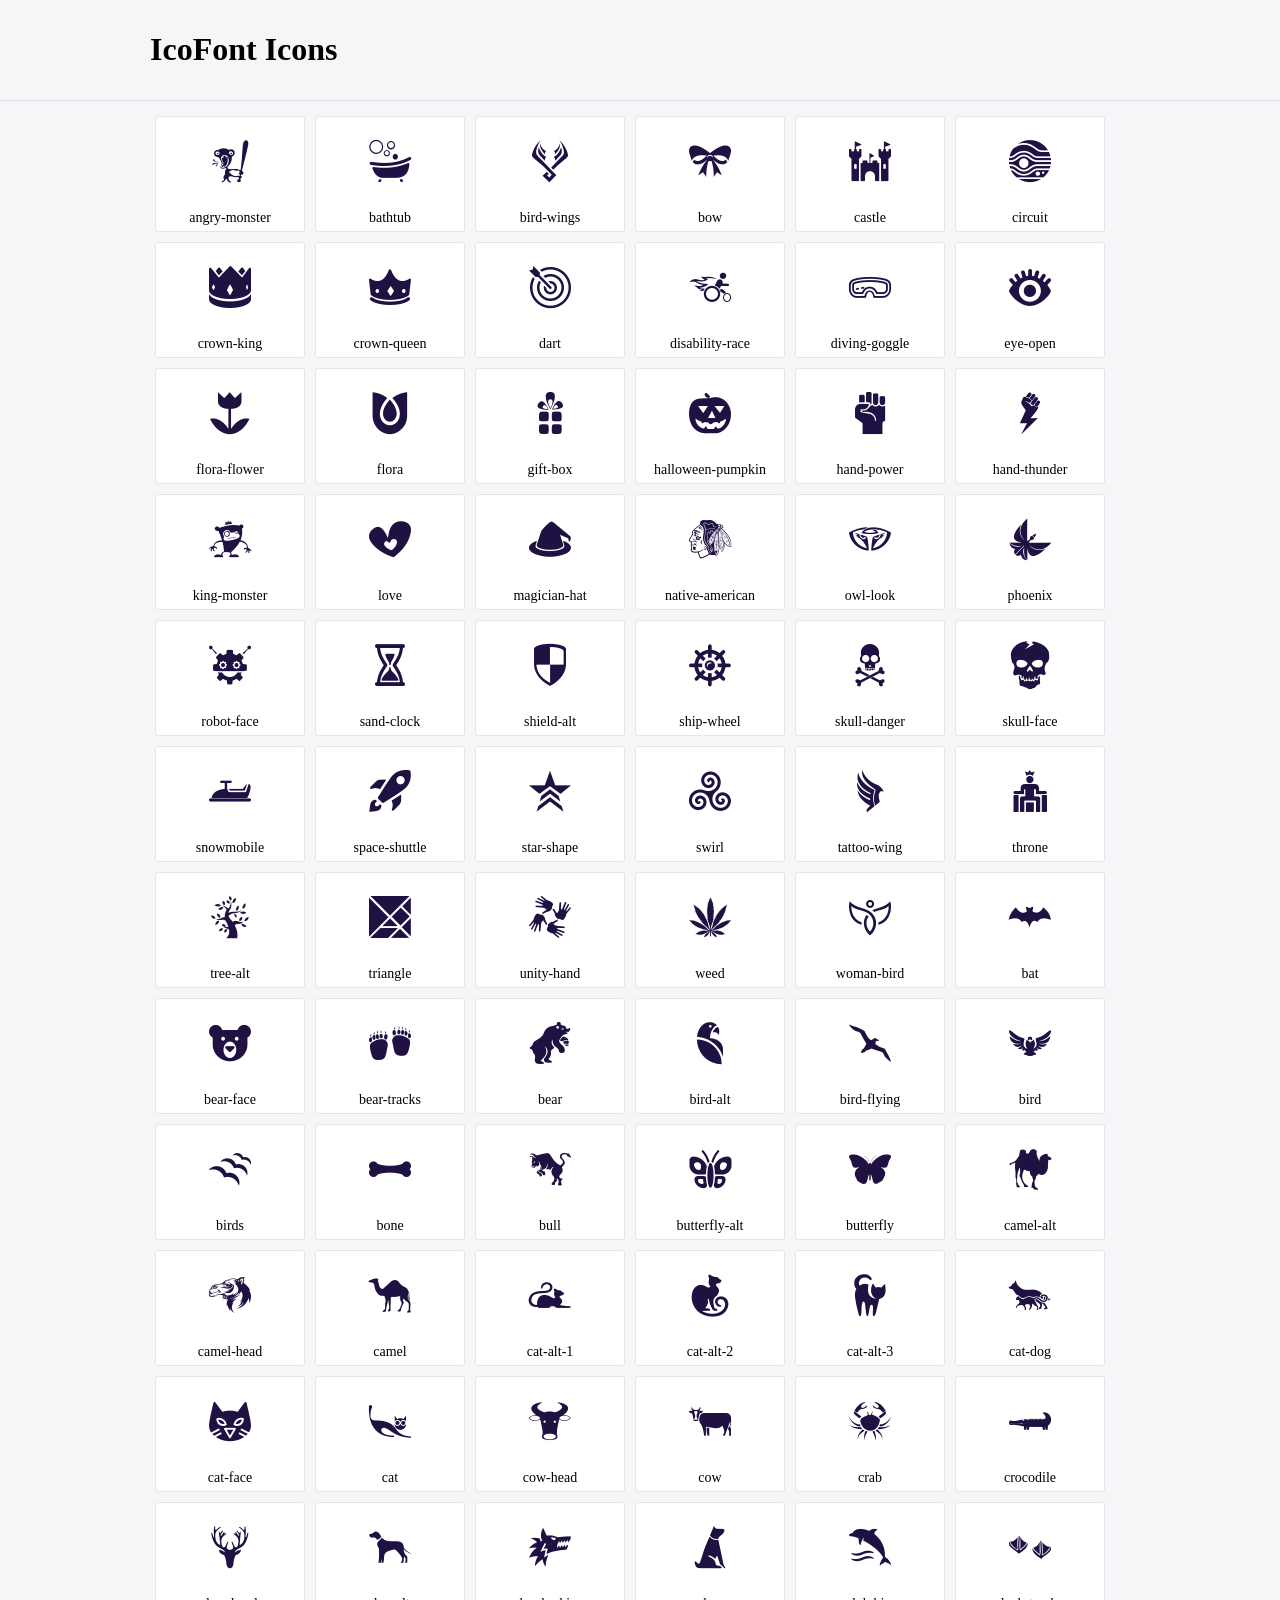
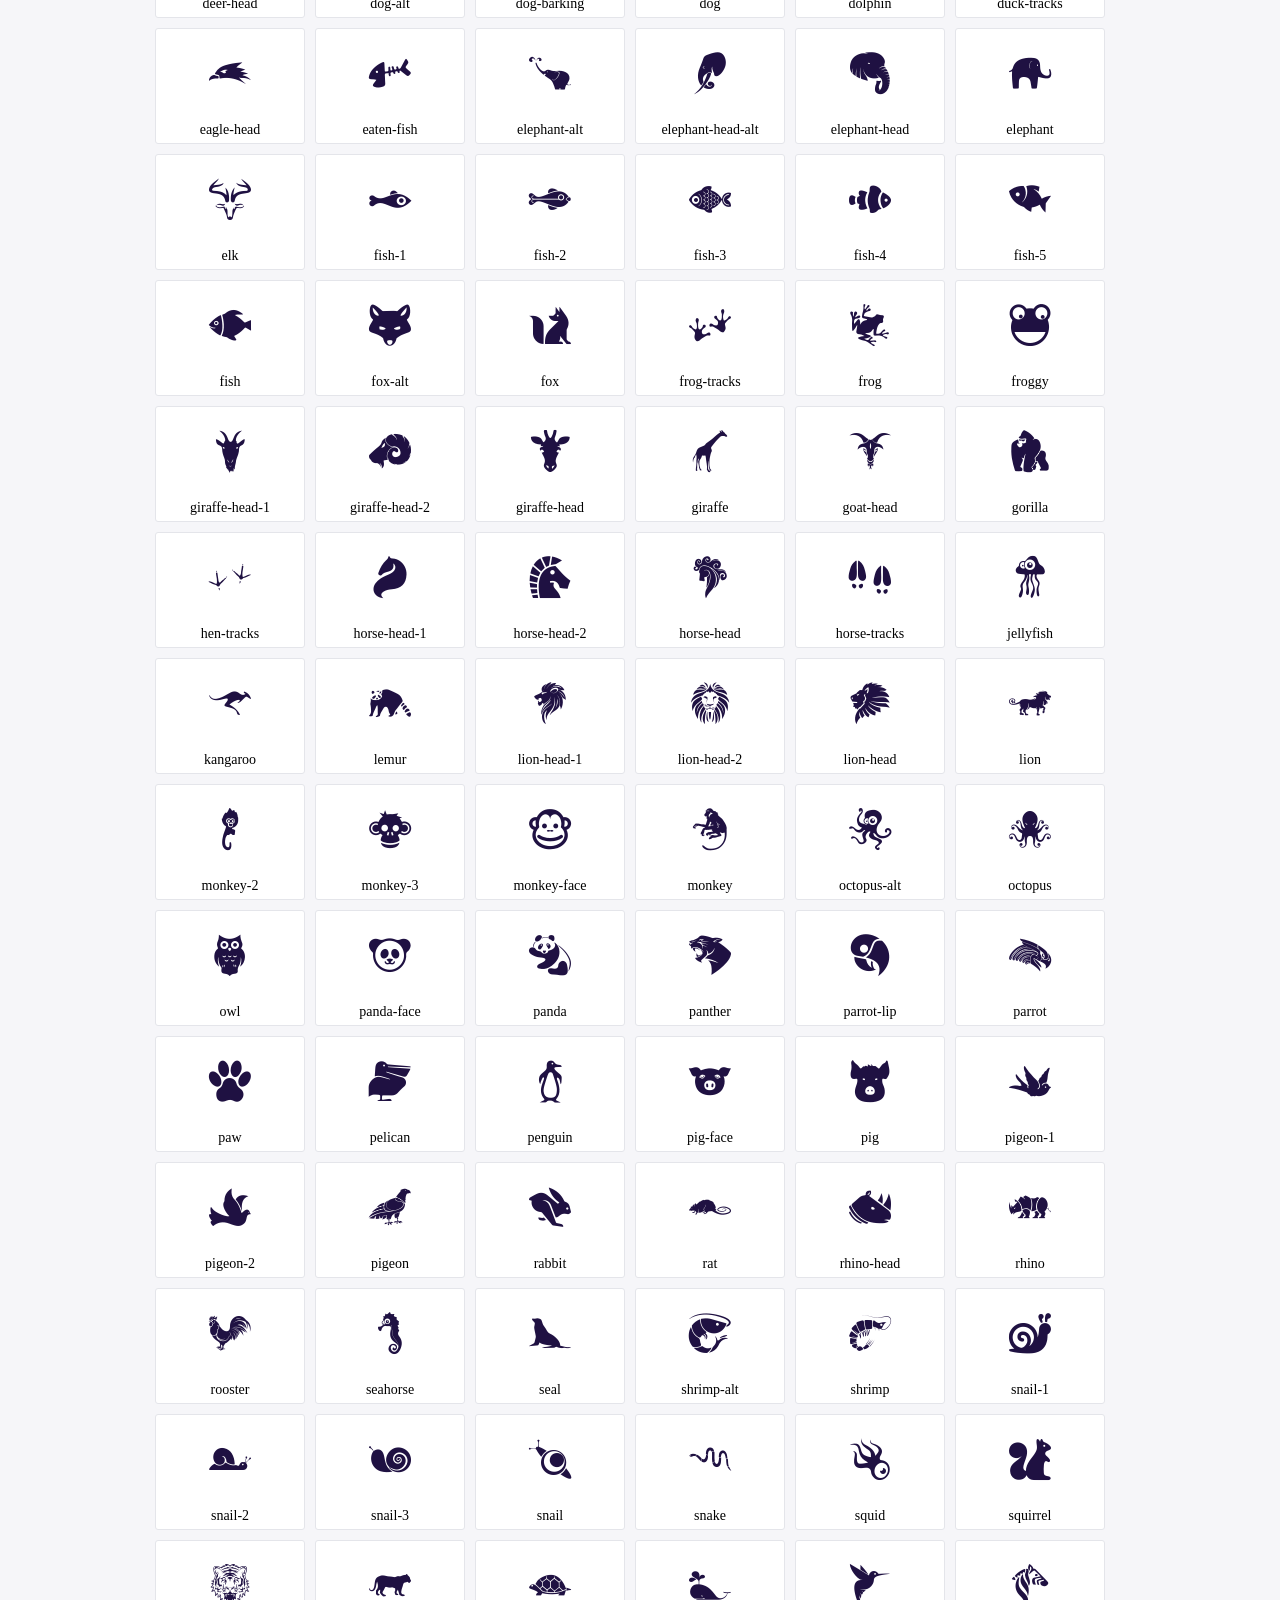
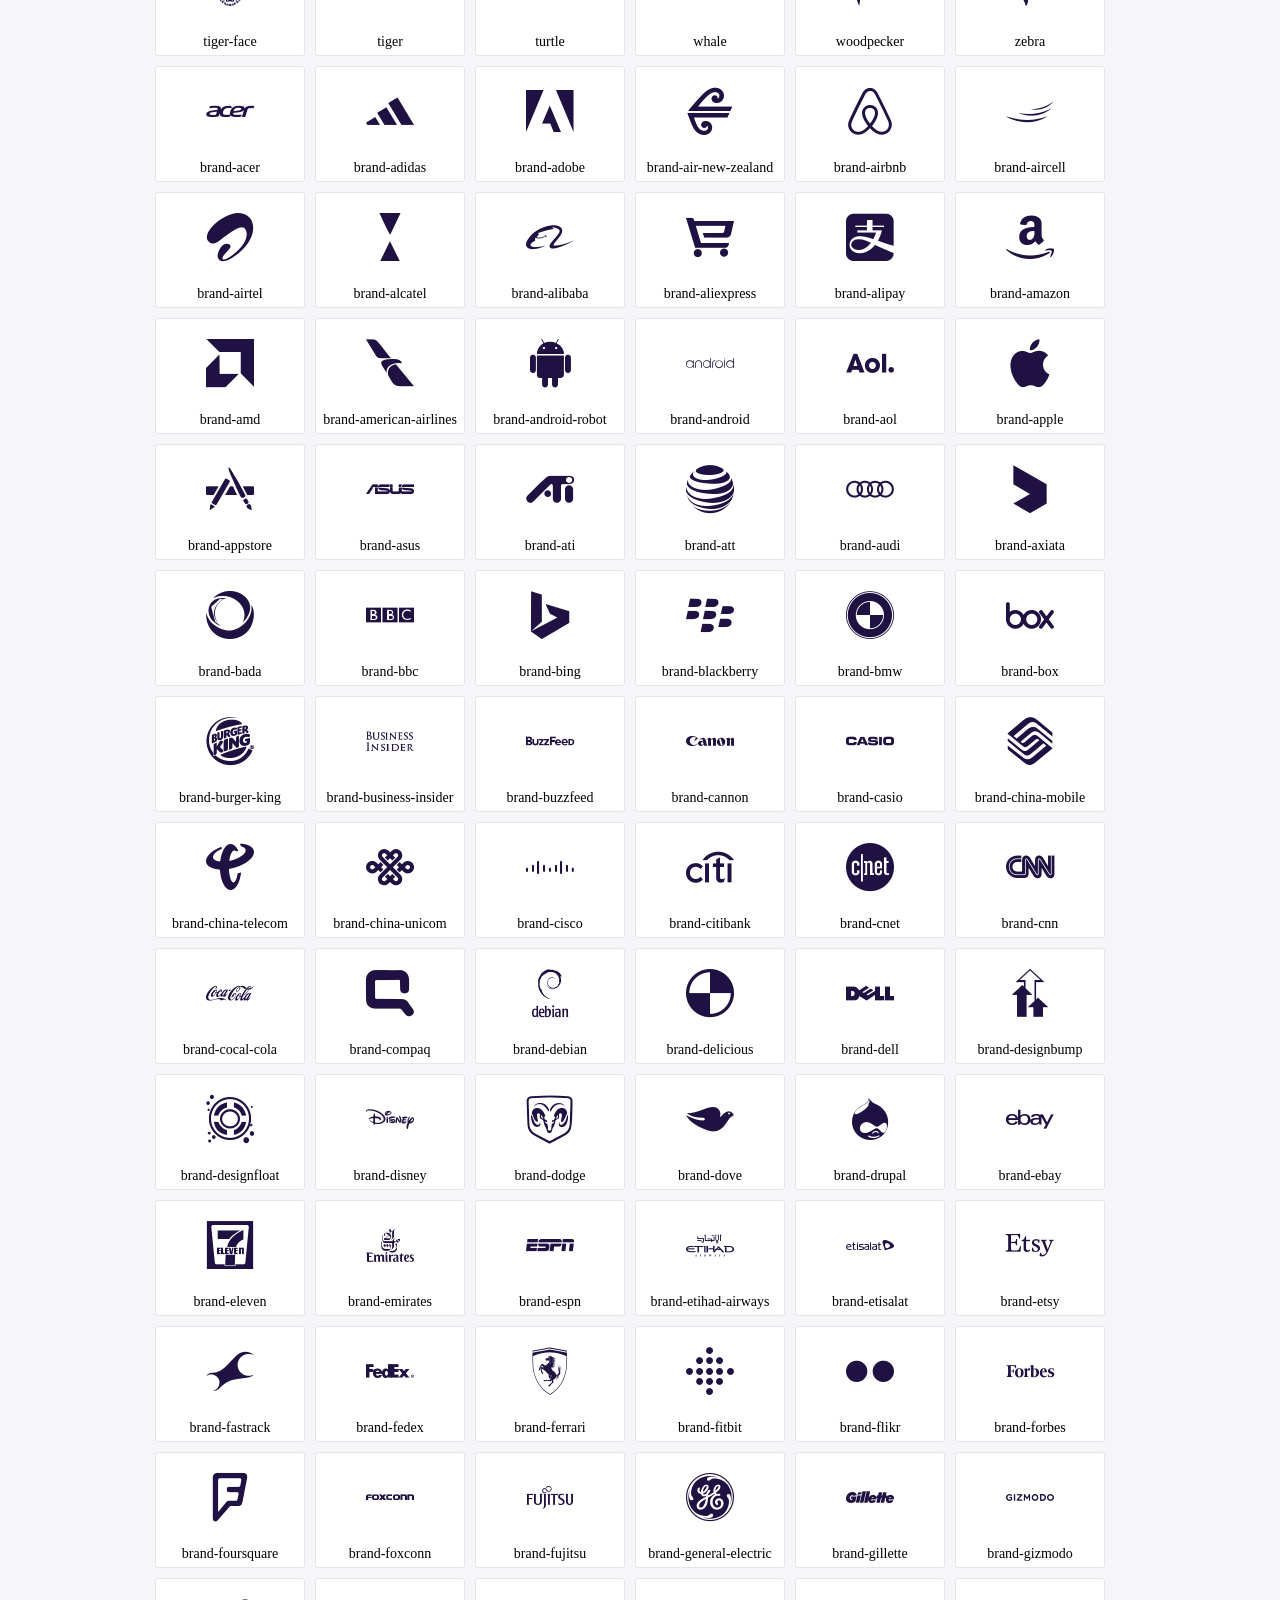
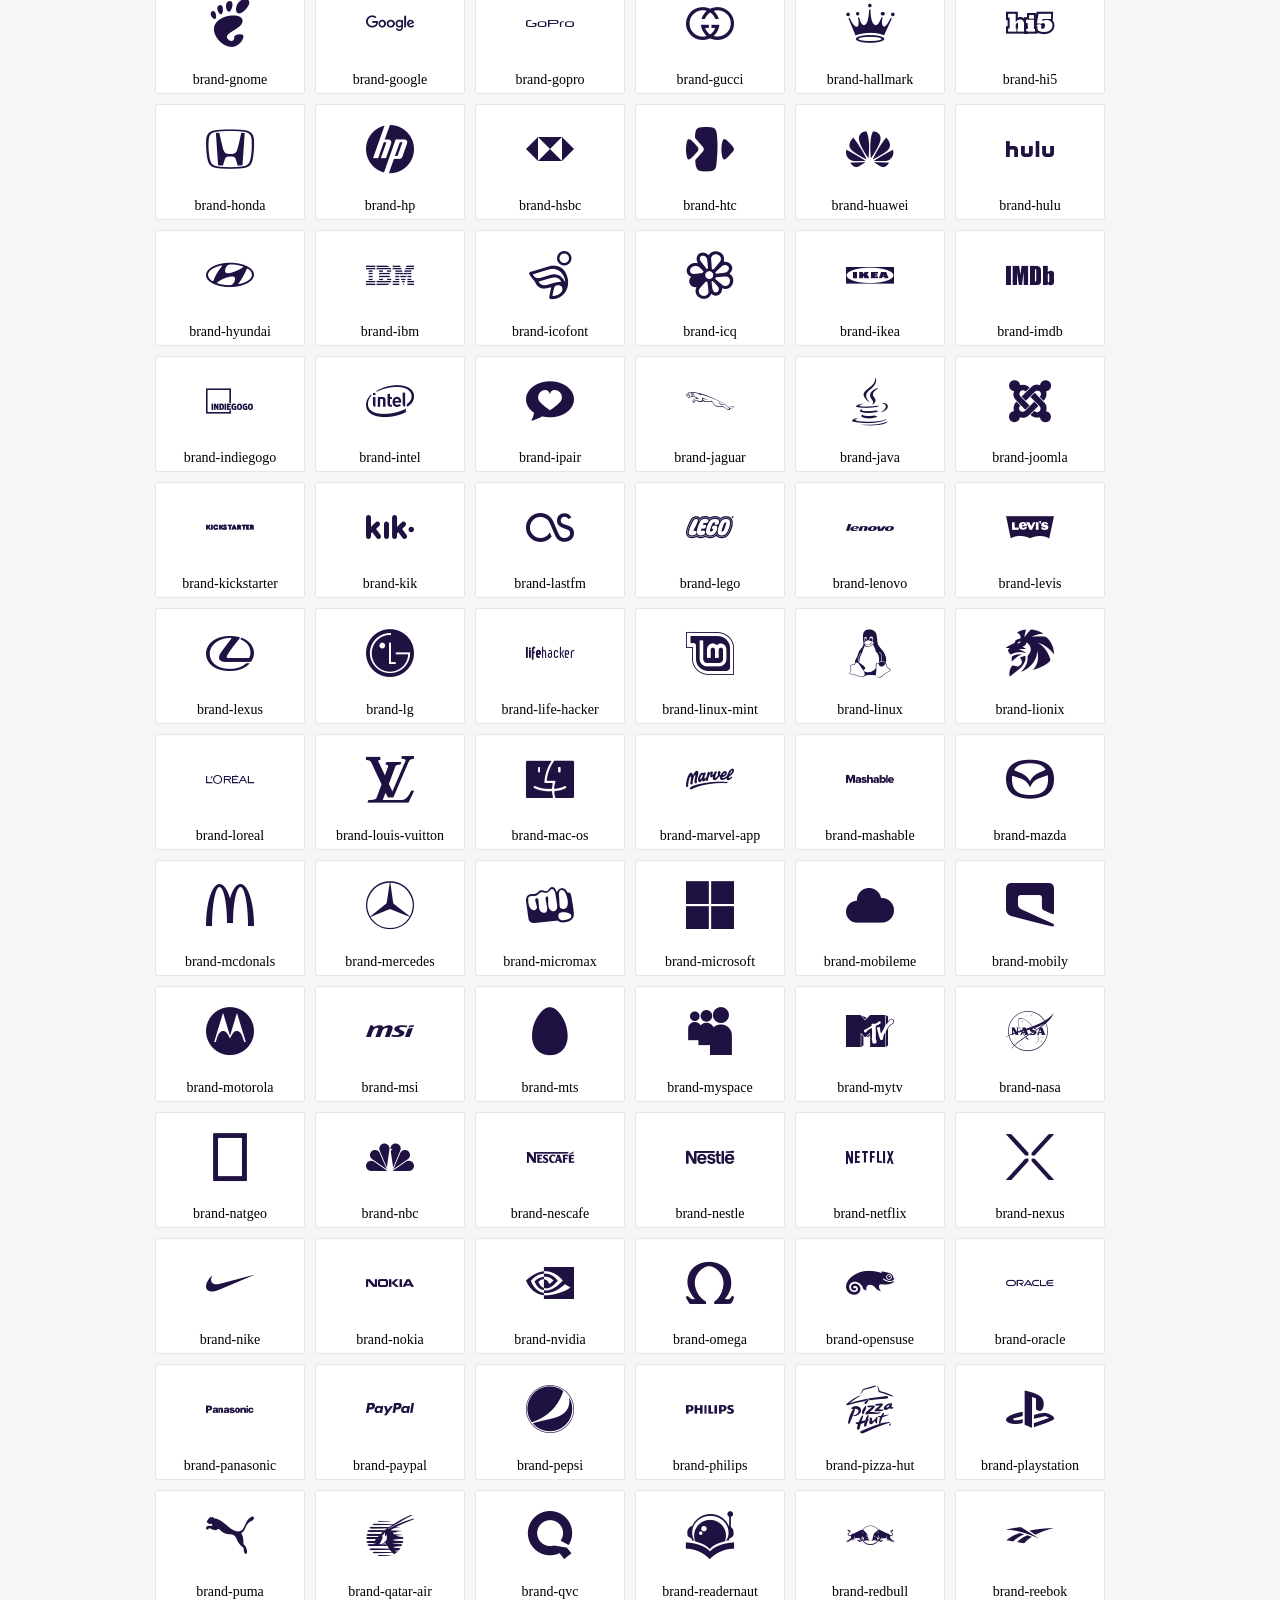
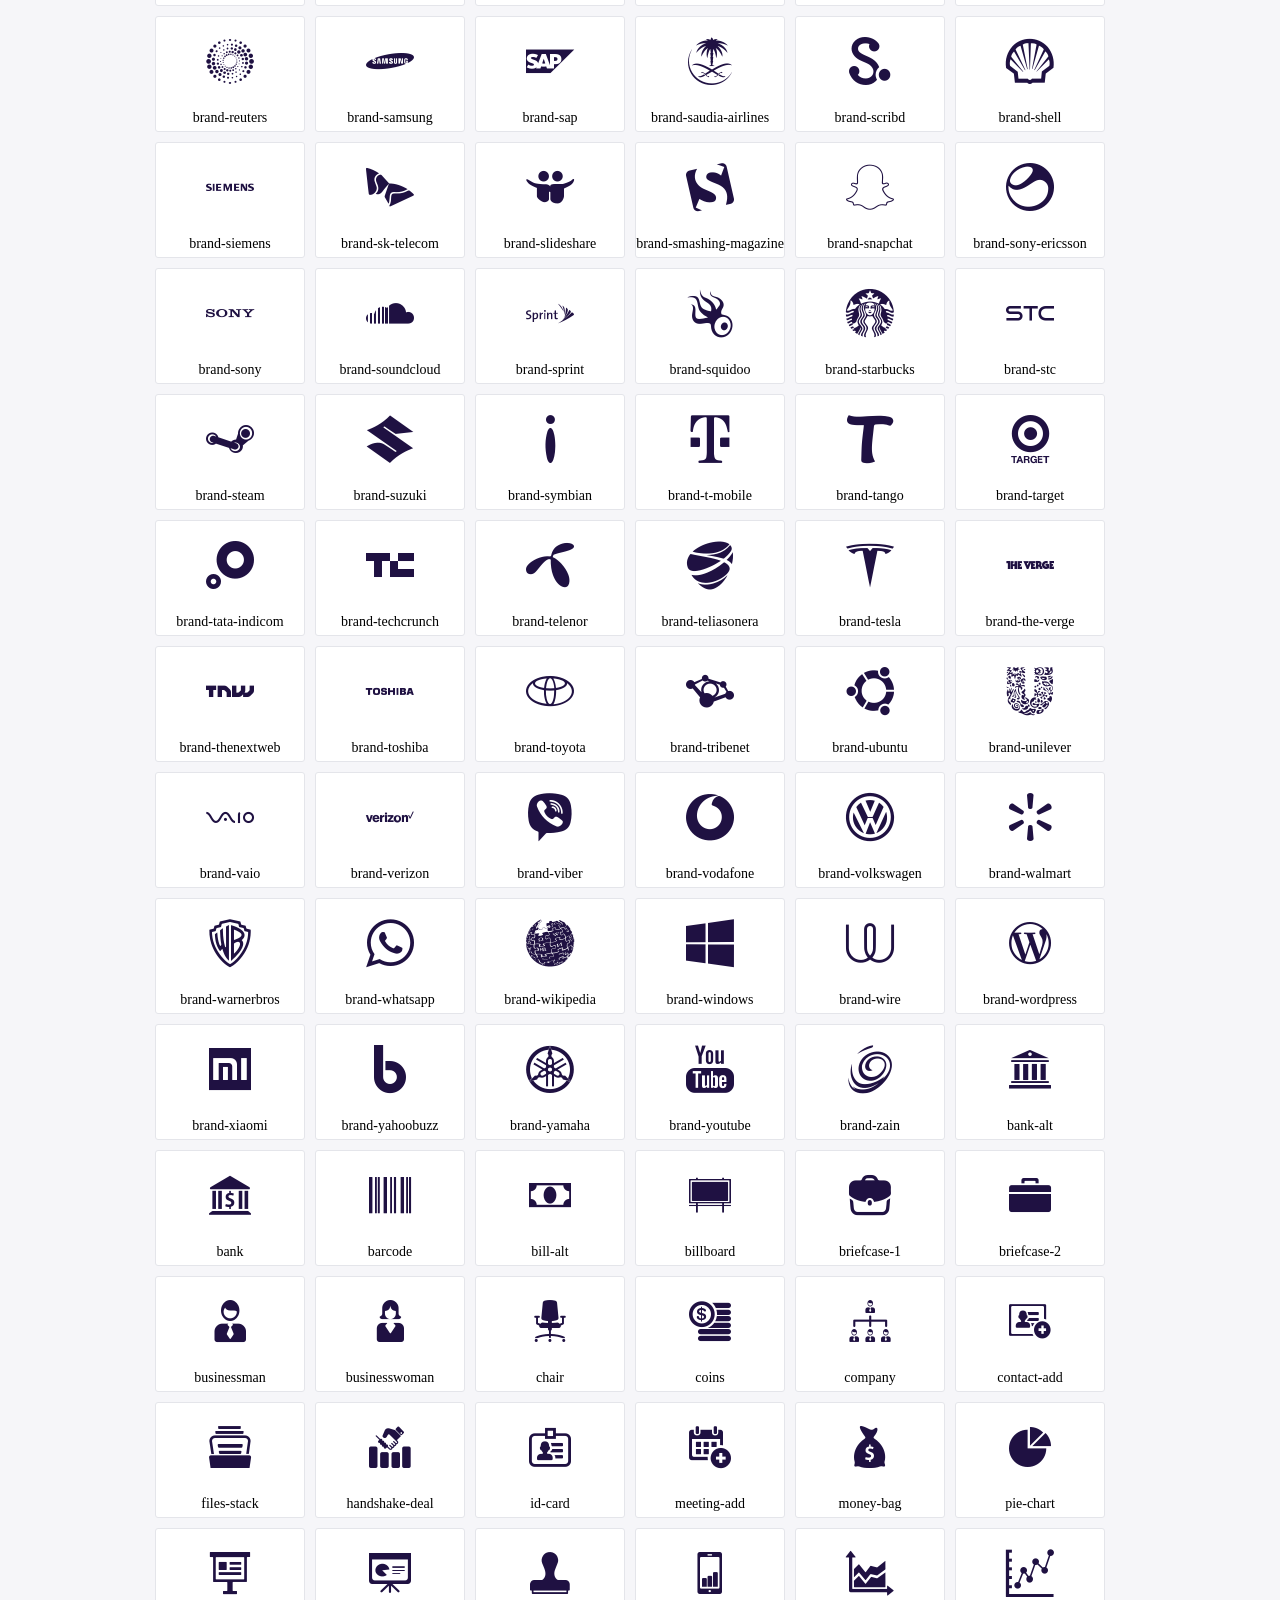
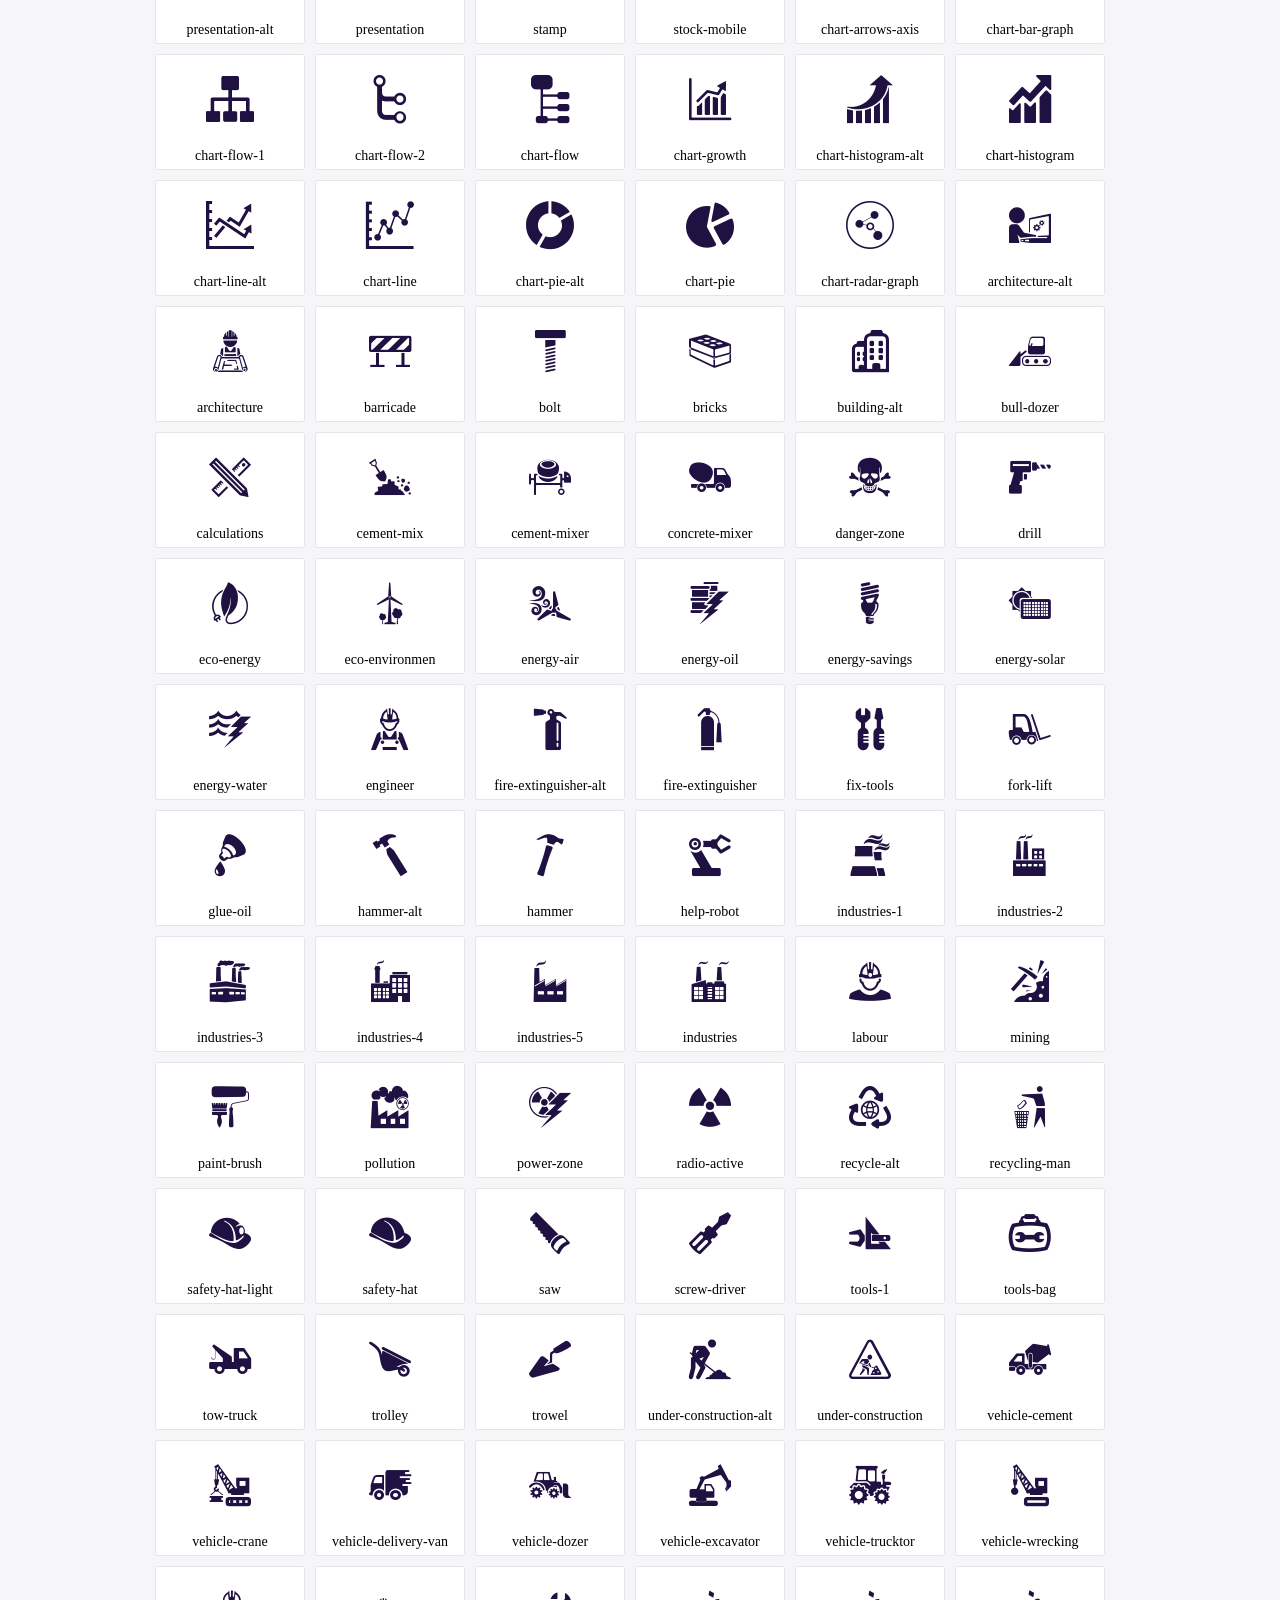
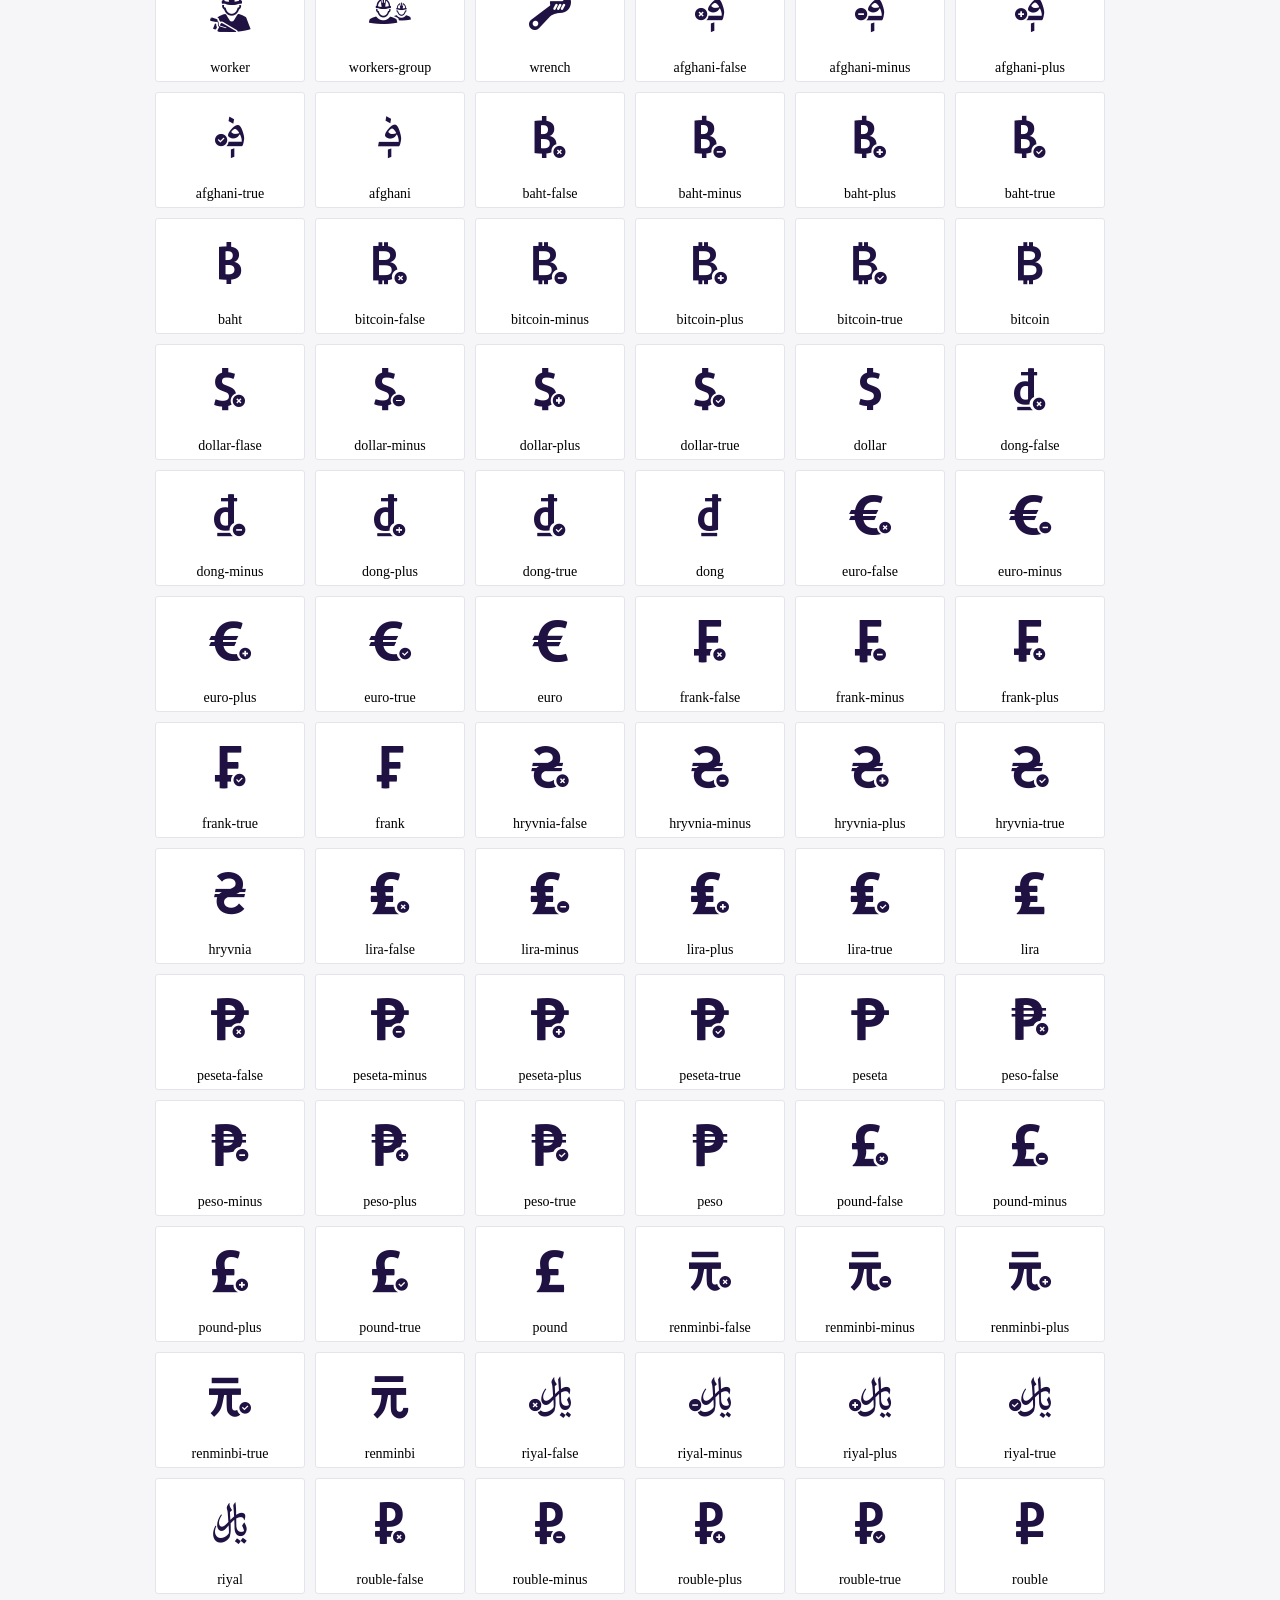
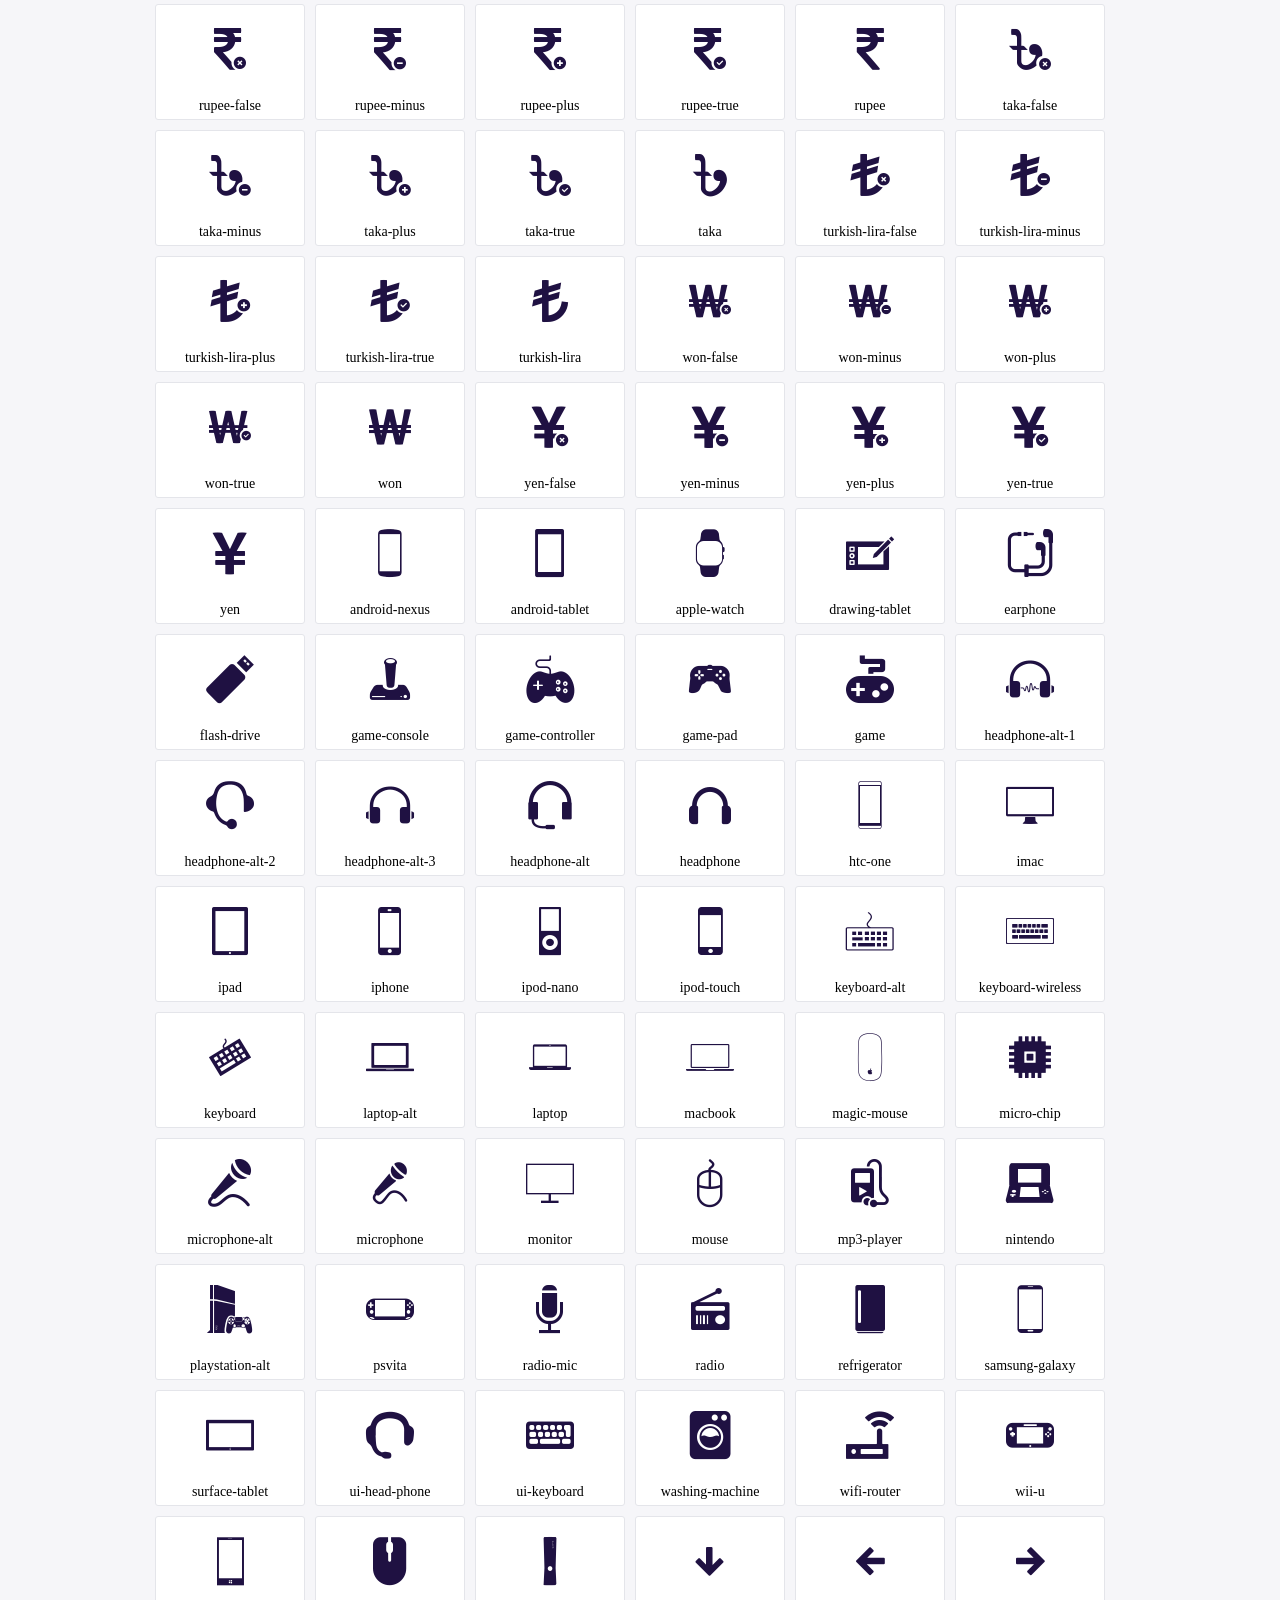
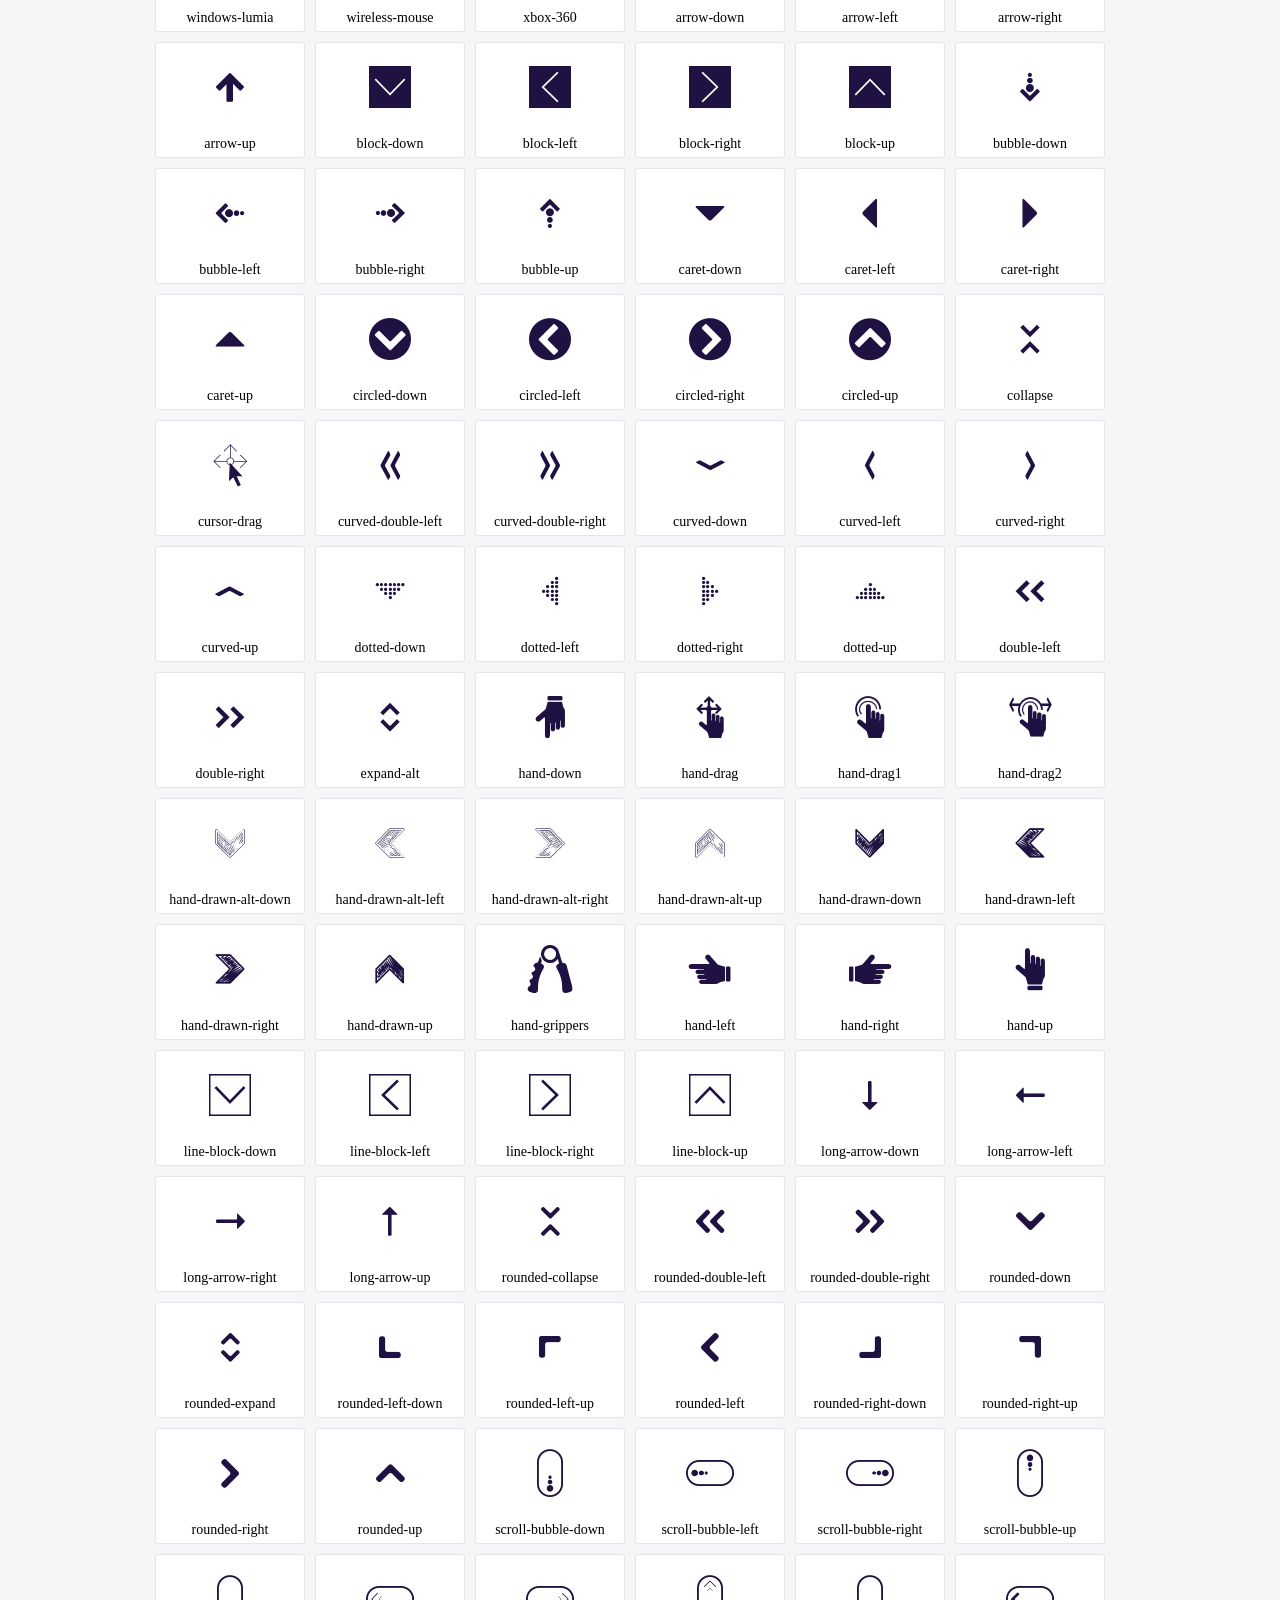
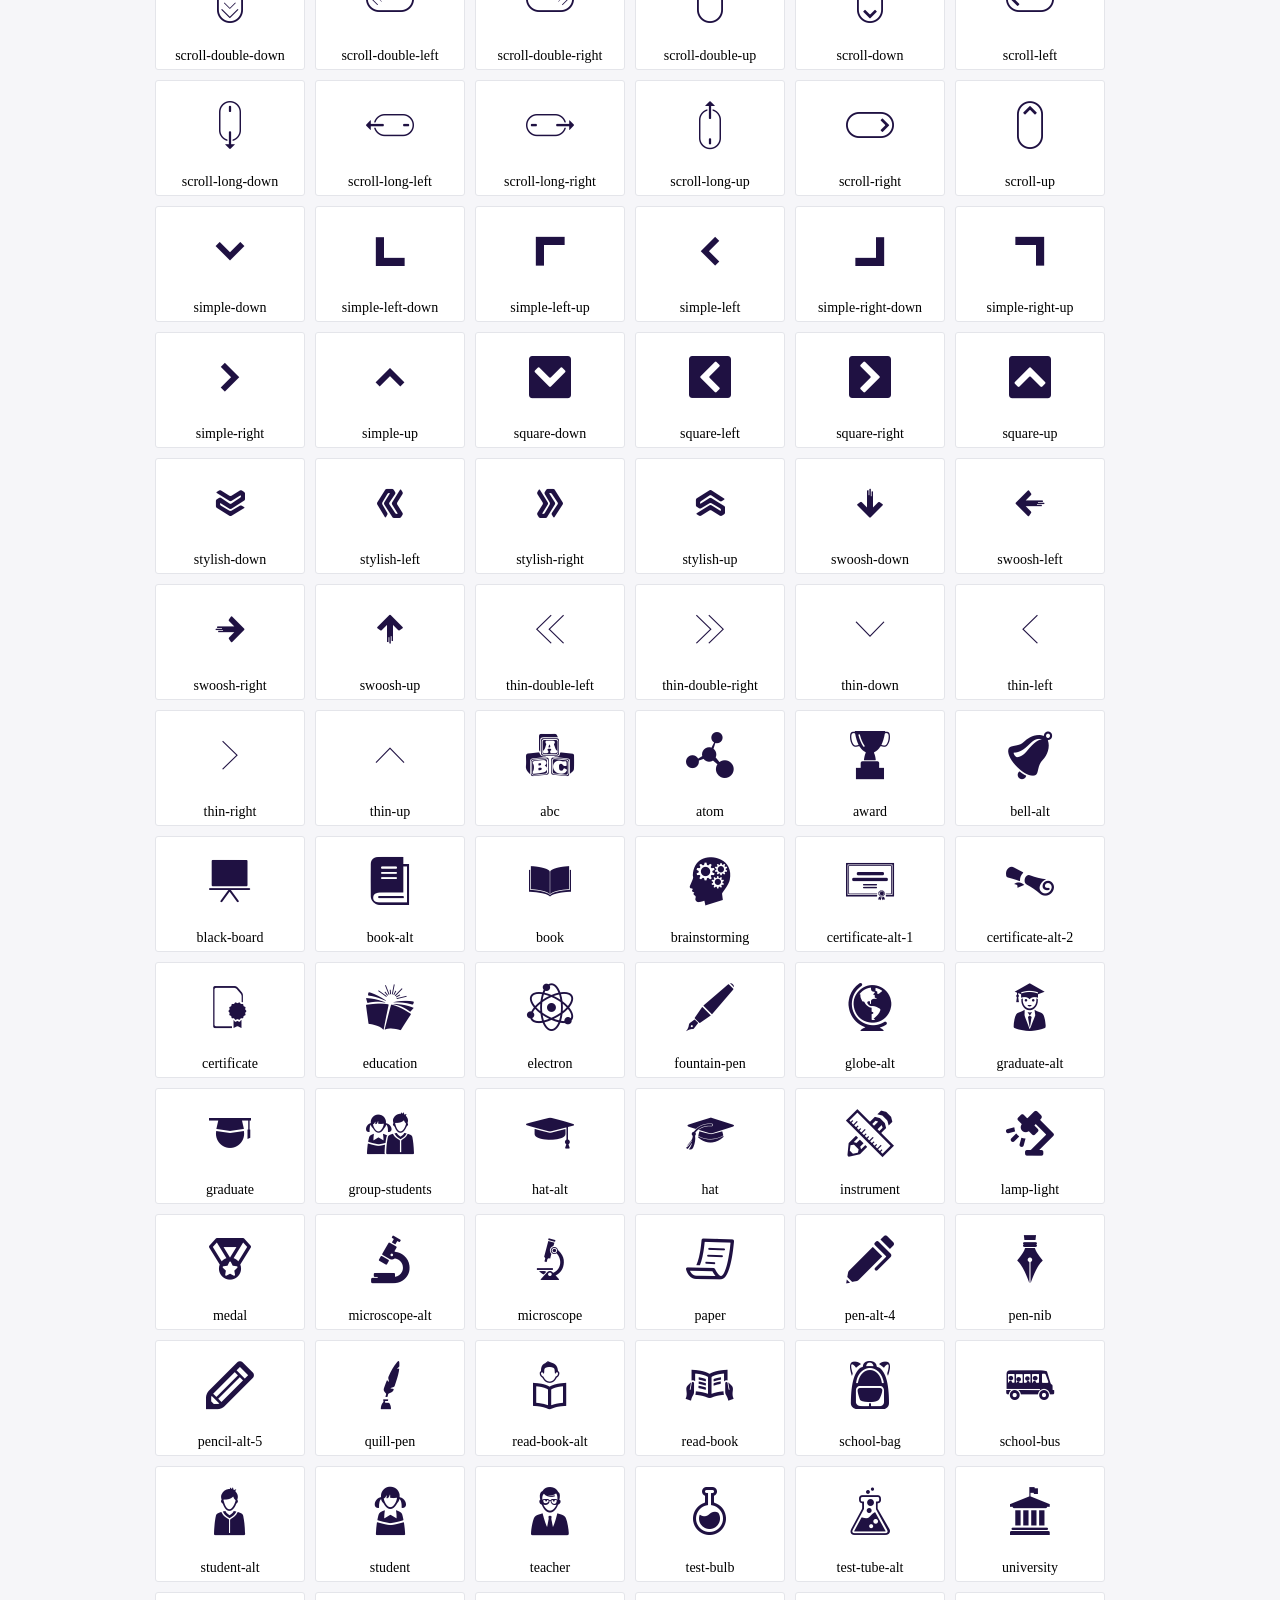
<file: fonts/icofont/demo.html>
<!DOCTYPE html>
	<html>
	<head>
		<meta charset="utf-8">
		<title>Examples | IcoFont</title>
		<link rel="stylesheet" type="text/css" href="./icofont.min.css">
		<style type="text/css">
			body {
				margin: 0;
				padding: 0;
				background: #F6F6F9;
			}
			.header {
				border-bottom: 1px solid #DCDCE1;
				padding: 10px 0;
				margin-bottom: 10px;
			}
			.container {
				width: 980px;
				margin: 0 auto;
			}
			.ico-title {
				font-size: 2em;
			}
			.iconlist {
				margin: 0;
				padding: 0;
				list-style: none;
				text-align: center;
				width: 100%;
				display: flex;
				flex-wrap: wrap;
				flex-direction: row;
			}
			.iconlist li {
				position: relative;
				margin: 5px;
				width: 150px;
				cursor: pointer;
			}
			.iconlist li .icon-holder {
				position: relative;
				text-align: center;
				border-radius: 3px;
				overflow: hidden;
				padding-bottom: 5px;
				background: #ffffff;
				border: 1px solid #E4E5EA;
				transition: all 0.2s linear 0s;
			}
			.iconlist li .icon-holder:hover {
				background: #00C3DA;
				color: #ffffff;
			}
			.iconlist li .icon-holder:hover .icon i {
				color: #ffffff;
			}
			.iconlist li .icon-holder .icon {
				padding: 20px;
				text-align: center;
			}
			.iconlist li .icon-holder .icon i {
				font-size: 3em;
				color: #1F1142;
			}
			.iconlist li .icon-holder span {
				font-size: 14px;
				display: block;
				margin-top: 5px;
				border-radius: 3px;
			}
		</style>
	</head>
	<body>
	<div class="header">
		<div class="container">
			<h1 class="ico-title"> IcoFont Icons </h1>
		</div>
	</div>
	<div class="container">
		<ul class="iconlist">
		
		<li>
			<div class="icon-holder">
				<div class="icon"> 
					<i class="icofont-angry-monster"></i>
				</div> 
				<span> angry-monster </span>
			</div>
		</li>
		
		<li>
			<div class="icon-holder">
				<div class="icon"> 
					<i class="icofont-bathtub"></i>
				</div> 
				<span> bathtub </span>
			</div>
		</li>
		
		<li>
			<div class="icon-holder">
				<div class="icon"> 
					<i class="icofont-bird-wings"></i>
				</div> 
				<span> bird-wings </span>
			</div>
		</li>
		
		<li>
			<div class="icon-holder">
				<div class="icon"> 
					<i class="icofont-bow"></i>
				</div> 
				<span> bow </span>
			</div>
		</li>
		
		<li>
			<div class="icon-holder">
				<div class="icon"> 
					<i class="icofont-castle"></i>
				</div> 
				<span> castle </span>
			</div>
		</li>
		
		<li>
			<div class="icon-holder">
				<div class="icon"> 
					<i class="icofont-circuit"></i>
				</div> 
				<span> circuit </span>
			</div>
		</li>
		
		<li>
			<div class="icon-holder">
				<div class="icon"> 
					<i class="icofont-crown-king"></i>
				</div> 
				<span> crown-king </span>
			</div>
		</li>
		
		<li>
			<div class="icon-holder">
				<div class="icon"> 
					<i class="icofont-crown-queen"></i>
				</div> 
				<span> crown-queen </span>
			</div>
		</li>
		
		<li>
			<div class="icon-holder">
				<div class="icon"> 
					<i class="icofont-dart"></i>
				</div> 
				<span> dart </span>
			</div>
		</li>
		
		<li>
			<div class="icon-holder">
				<div class="icon"> 
					<i class="icofont-disability-race"></i>
				</div> 
				<span> disability-race </span>
			</div>
		</li>
		
		<li>
			<div class="icon-holder">
				<div class="icon"> 
					<i class="icofont-diving-goggle"></i>
				</div> 
				<span> diving-goggle </span>
			</div>
		</li>
		
		<li>
			<div class="icon-holder">
				<div class="icon"> 
					<i class="icofont-eye-open"></i>
				</div> 
				<span> eye-open </span>
			</div>
		</li>
		
		<li>
			<div class="icon-holder">
				<div class="icon"> 
					<i class="icofont-flora-flower"></i>
				</div> 
				<span> flora-flower </span>
			</div>
		</li>
		
		<li>
			<div class="icon-holder">
				<div class="icon"> 
					<i class="icofont-flora"></i>
				</div> 
				<span> flora </span>
			</div>
		</li>
		
		<li>
			<div class="icon-holder">
				<div class="icon"> 
					<i class="icofont-gift-box"></i>
				</div> 
				<span> gift-box </span>
			</div>
		</li>
		
		<li>
			<div class="icon-holder">
				<div class="icon"> 
					<i class="icofont-halloween-pumpkin"></i>
				</div> 
				<span> halloween-pumpkin </span>
			</div>
		</li>
		
		<li>
			<div class="icon-holder">
				<div class="icon"> 
					<i class="icofont-hand-power"></i>
				</div> 
				<span> hand-power </span>
			</div>
		</li>
		
		<li>
			<div class="icon-holder">
				<div class="icon"> 
					<i class="icofont-hand-thunder"></i>
				</div> 
				<span> hand-thunder </span>
			</div>
		</li>
		
		<li>
			<div class="icon-holder">
				<div class="icon"> 
					<i class="icofont-king-monster"></i>
				</div> 
				<span> king-monster </span>
			</div>
		</li>
		
		<li>
			<div class="icon-holder">
				<div class="icon"> 
					<i class="icofont-love"></i>
				</div> 
				<span> love </span>
			</div>
		</li>
		
		<li>
			<div class="icon-holder">
				<div class="icon"> 
					<i class="icofont-magician-hat"></i>
				</div> 
				<span> magician-hat </span>
			</div>
		</li>
		
		<li>
			<div class="icon-holder">
				<div class="icon"> 
					<i class="icofont-native-american"></i>
				</div> 
				<span> native-american </span>
			</div>
		</li>
		
		<li>
			<div class="icon-holder">
				<div class="icon"> 
					<i class="icofont-owl-look"></i>
				</div> 
				<span> owl-look </span>
			</div>
		</li>
		
		<li>
			<div class="icon-holder">
				<div class="icon"> 
					<i class="icofont-phoenix"></i>
				</div> 
				<span> phoenix </span>
			</div>
		</li>
		
		<li>
			<div class="icon-holder">
				<div class="icon"> 
					<i class="icofont-robot-face"></i>
				</div> 
				<span> robot-face </span>
			</div>
		</li>
		
		<li>
			<div class="icon-holder">
				<div class="icon"> 
					<i class="icofont-sand-clock"></i>
				</div> 
				<span> sand-clock </span>
			</div>
		</li>
		
		<li>
			<div class="icon-holder">
				<div class="icon"> 
					<i class="icofont-shield-alt"></i>
				</div> 
				<span> shield-alt </span>
			</div>
		</li>
		
		<li>
			<div class="icon-holder">
				<div class="icon"> 
					<i class="icofont-ship-wheel"></i>
				</div> 
				<span> ship-wheel </span>
			</div>
		</li>
		
		<li>
			<div class="icon-holder">
				<div class="icon"> 
					<i class="icofont-skull-danger"></i>
				</div> 
				<span> skull-danger </span>
			</div>
		</li>
		
		<li>
			<div class="icon-holder">
				<div class="icon"> 
					<i class="icofont-skull-face"></i>
				</div> 
				<span> skull-face </span>
			</div>
		</li>
		
		<li>
			<div class="icon-holder">
				<div class="icon"> 
					<i class="icofont-snowmobile"></i>
				</div> 
				<span> snowmobile </span>
			</div>
		</li>
		
		<li>
			<div class="icon-holder">
				<div class="icon"> 
					<i class="icofont-space-shuttle"></i>
				</div> 
				<span> space-shuttle </span>
			</div>
		</li>
		
		<li>
			<div class="icon-holder">
				<div class="icon"> 
					<i class="icofont-star-shape"></i>
				</div> 
				<span> star-shape </span>
			</div>
		</li>
		
		<li>
			<div class="icon-holder">
				<div class="icon"> 
					<i class="icofont-swirl"></i>
				</div> 
				<span> swirl </span>
			</div>
		</li>
		
		<li>
			<div class="icon-holder">
				<div class="icon"> 
					<i class="icofont-tattoo-wing"></i>
				</div> 
				<span> tattoo-wing </span>
			</div>
		</li>
		
		<li>
			<div class="icon-holder">
				<div class="icon"> 
					<i class="icofont-throne"></i>
				</div> 
				<span> throne </span>
			</div>
		</li>
		
		<li>
			<div class="icon-holder">
				<div class="icon"> 
					<i class="icofont-tree-alt"></i>
				</div> 
				<span> tree-alt </span>
			</div>
		</li>
		
		<li>
			<div class="icon-holder">
				<div class="icon"> 
					<i class="icofont-triangle"></i>
				</div> 
				<span> triangle </span>
			</div>
		</li>
		
		<li>
			<div class="icon-holder">
				<div class="icon"> 
					<i class="icofont-unity-hand"></i>
				</div> 
				<span> unity-hand </span>
			</div>
		</li>
		
		<li>
			<div class="icon-holder">
				<div class="icon"> 
					<i class="icofont-weed"></i>
				</div> 
				<span> weed </span>
			</div>
		</li>
		
		<li>
			<div class="icon-holder">
				<div class="icon"> 
					<i class="icofont-woman-bird"></i>
				</div> 
				<span> woman-bird </span>
			</div>
		</li>
		
		<li>
			<div class="icon-holder">
				<div class="icon"> 
					<i class="icofont-bat"></i>
				</div> 
				<span> bat </span>
			</div>
		</li>
		
		<li>
			<div class="icon-holder">
				<div class="icon"> 
					<i class="icofont-bear-face"></i>
				</div> 
				<span> bear-face </span>
			</div>
		</li>
		
		<li>
			<div class="icon-holder">
				<div class="icon"> 
					<i class="icofont-bear-tracks"></i>
				</div> 
				<span> bear-tracks </span>
			</div>
		</li>
		
		<li>
			<div class="icon-holder">
				<div class="icon"> 
					<i class="icofont-bear"></i>
				</div> 
				<span> bear </span>
			</div>
		</li>
		
		<li>
			<div class="icon-holder">
				<div class="icon"> 
					<i class="icofont-bird-alt"></i>
				</div> 
				<span> bird-alt </span>
			</div>
		</li>
		
		<li>
			<div class="icon-holder">
				<div class="icon"> 
					<i class="icofont-bird-flying"></i>
				</div> 
				<span> bird-flying </span>
			</div>
		</li>
		
		<li>
			<div class="icon-holder">
				<div class="icon"> 
					<i class="icofont-bird"></i>
				</div> 
				<span> bird </span>
			</div>
		</li>
		
		<li>
			<div class="icon-holder">
				<div class="icon"> 
					<i class="icofont-birds"></i>
				</div> 
				<span> birds </span>
			</div>
		</li>
		
		<li>
			<div class="icon-holder">
				<div class="icon"> 
					<i class="icofont-bone"></i>
				</div> 
				<span> bone </span>
			</div>
		</li>
		
		<li>
			<div class="icon-holder">
				<div class="icon"> 
					<i class="icofont-bull"></i>
				</div> 
				<span> bull </span>
			</div>
		</li>
		
		<li>
			<div class="icon-holder">
				<div class="icon"> 
					<i class="icofont-butterfly-alt"></i>
				</div> 
				<span> butterfly-alt </span>
			</div>
		</li>
		
		<li>
			<div class="icon-holder">
				<div class="icon"> 
					<i class="icofont-butterfly"></i>
				</div> 
				<span> butterfly </span>
			</div>
		</li>
		
		<li>
			<div class="icon-holder">
				<div class="icon"> 
					<i class="icofont-camel-alt"></i>
				</div> 
				<span> camel-alt </span>
			</div>
		</li>
		
		<li>
			<div class="icon-holder">
				<div class="icon"> 
					<i class="icofont-camel-head"></i>
				</div> 
				<span> camel-head </span>
			</div>
		</li>
		
		<li>
			<div class="icon-holder">
				<div class="icon"> 
					<i class="icofont-camel"></i>
				</div> 
				<span> camel </span>
			</div>
		</li>
		
		<li>
			<div class="icon-holder">
				<div class="icon"> 
					<i class="icofont-cat-alt-1"></i>
				</div> 
				<span> cat-alt-1 </span>
			</div>
		</li>
		
		<li>
			<div class="icon-holder">
				<div class="icon"> 
					<i class="icofont-cat-alt-2"></i>
				</div> 
				<span> cat-alt-2 </span>
			</div>
		</li>
		
		<li>
			<div class="icon-holder">
				<div class="icon"> 
					<i class="icofont-cat-alt-3"></i>
				</div> 
				<span> cat-alt-3 </span>
			</div>
		</li>
		
		<li>
			<div class="icon-holder">
				<div class="icon"> 
					<i class="icofont-cat-dog"></i>
				</div> 
				<span> cat-dog </span>
			</div>
		</li>
		
		<li>
			<div class="icon-holder">
				<div class="icon"> 
					<i class="icofont-cat-face"></i>
				</div> 
				<span> cat-face </span>
			</div>
		</li>
		
		<li>
			<div class="icon-holder">
				<div class="icon"> 
					<i class="icofont-cat"></i>
				</div> 
				<span> cat </span>
			</div>
		</li>
		
		<li>
			<div class="icon-holder">
				<div class="icon"> 
					<i class="icofont-cow-head"></i>
				</div> 
				<span> cow-head </span>
			</div>
		</li>
		
		<li>
			<div class="icon-holder">
				<div class="icon"> 
					<i class="icofont-cow"></i>
				</div> 
				<span> cow </span>
			</div>
		</li>
		
		<li>
			<div class="icon-holder">
				<div class="icon"> 
					<i class="icofont-crab"></i>
				</div> 
				<span> crab </span>
			</div>
		</li>
		
		<li>
			<div class="icon-holder">
				<div class="icon"> 
					<i class="icofont-crocodile"></i>
				</div> 
				<span> crocodile </span>
			</div>
		</li>
		
		<li>
			<div class="icon-holder">
				<div class="icon"> 
					<i class="icofont-deer-head"></i>
				</div> 
				<span> deer-head </span>
			</div>
		</li>
		
		<li>
			<div class="icon-holder">
				<div class="icon"> 
					<i class="icofont-dog-alt"></i>
				</div> 
				<span> dog-alt </span>
			</div>
		</li>
		
		<li>
			<div class="icon-holder">
				<div class="icon"> 
					<i class="icofont-dog-barking"></i>
				</div> 
				<span> dog-barking </span>
			</div>
		</li>
		
		<li>
			<div class="icon-holder">
				<div class="icon"> 
					<i class="icofont-dog"></i>
				</div> 
				<span> dog </span>
			</div>
		</li>
		
		<li>
			<div class="icon-holder">
				<div class="icon"> 
					<i class="icofont-dolphin"></i>
				</div> 
				<span> dolphin </span>
			</div>
		</li>
		
		<li>
			<div class="icon-holder">
				<div class="icon"> 
					<i class="icofont-duck-tracks"></i>
				</div> 
				<span> duck-tracks </span>
			</div>
		</li>
		
		<li>
			<div class="icon-holder">
				<div class="icon"> 
					<i class="icofont-eagle-head"></i>
				</div> 
				<span> eagle-head </span>
			</div>
		</li>
		
		<li>
			<div class="icon-holder">
				<div class="icon"> 
					<i class="icofont-eaten-fish"></i>
				</div> 
				<span> eaten-fish </span>
			</div>
		</li>
		
		<li>
			<div class="icon-holder">
				<div class="icon"> 
					<i class="icofont-elephant-alt"></i>
				</div> 
				<span> elephant-alt </span>
			</div>
		</li>
		
		<li>
			<div class="icon-holder">
				<div class="icon"> 
					<i class="icofont-elephant-head-alt"></i>
				</div> 
				<span> elephant-head-alt </span>
			</div>
		</li>
		
		<li>
			<div class="icon-holder">
				<div class="icon"> 
					<i class="icofont-elephant-head"></i>
				</div> 
				<span> elephant-head </span>
			</div>
		</li>
		
		<li>
			<div class="icon-holder">
				<div class="icon"> 
					<i class="icofont-elephant"></i>
				</div> 
				<span> elephant </span>
			</div>
		</li>
		
		<li>
			<div class="icon-holder">
				<div class="icon"> 
					<i class="icofont-elk"></i>
				</div> 
				<span> elk </span>
			</div>
		</li>
		
		<li>
			<div class="icon-holder">
				<div class="icon"> 
					<i class="icofont-fish-1"></i>
				</div> 
				<span> fish-1 </span>
			</div>
		</li>
		
		<li>
			<div class="icon-holder">
				<div class="icon"> 
					<i class="icofont-fish-2"></i>
				</div> 
				<span> fish-2 </span>
			</div>
		</li>
		
		<li>
			<div class="icon-holder">
				<div class="icon"> 
					<i class="icofont-fish-3"></i>
				</div> 
				<span> fish-3 </span>
			</div>
		</li>
		
		<li>
			<div class="icon-holder">
				<div class="icon"> 
					<i class="icofont-fish-4"></i>
				</div> 
				<span> fish-4 </span>
			</div>
		</li>
		
		<li>
			<div class="icon-holder">
				<div class="icon"> 
					<i class="icofont-fish-5"></i>
				</div> 
				<span> fish-5 </span>
			</div>
		</li>
		
		<li>
			<div class="icon-holder">
				<div class="icon"> 
					<i class="icofont-fish"></i>
				</div> 
				<span> fish </span>
			</div>
		</li>
		
		<li>
			<div class="icon-holder">
				<div class="icon"> 
					<i class="icofont-fox-alt"></i>
				</div> 
				<span> fox-alt </span>
			</div>
		</li>
		
		<li>
			<div class="icon-holder">
				<div class="icon"> 
					<i class="icofont-fox"></i>
				</div> 
				<span> fox </span>
			</div>
		</li>
		
		<li>
			<div class="icon-holder">
				<div class="icon"> 
					<i class="icofont-frog-tracks"></i>
				</div> 
				<span> frog-tracks </span>
			</div>
		</li>
		
		<li>
			<div class="icon-holder">
				<div class="icon"> 
					<i class="icofont-frog"></i>
				</div> 
				<span> frog </span>
			</div>
		</li>
		
		<li>
			<div class="icon-holder">
				<div class="icon"> 
					<i class="icofont-froggy"></i>
				</div> 
				<span> froggy </span>
			</div>
		</li>
		
		<li>
			<div class="icon-holder">
				<div class="icon"> 
					<i class="icofont-giraffe-head-1"></i>
				</div> 
				<span> giraffe-head-1 </span>
			</div>
		</li>
		
		<li>
			<div class="icon-holder">
				<div class="icon"> 
					<i class="icofont-giraffe-head-2"></i>
				</div> 
				<span> giraffe-head-2 </span>
			</div>
		</li>
		
		<li>
			<div class="icon-holder">
				<div class="icon"> 
					<i class="icofont-giraffe-head"></i>
				</div> 
				<span> giraffe-head </span>
			</div>
		</li>
		
		<li>
			<div class="icon-holder">
				<div class="icon"> 
					<i class="icofont-giraffe"></i>
				</div> 
				<span> giraffe </span>
			</div>
		</li>
		
		<li>
			<div class="icon-holder">
				<div class="icon"> 
					<i class="icofont-goat-head"></i>
				</div> 
				<span> goat-head </span>
			</div>
		</li>
		
		<li>
			<div class="icon-holder">
				<div class="icon"> 
					<i class="icofont-gorilla"></i>
				</div> 
				<span> gorilla </span>
			</div>
		</li>
		
		<li>
			<div class="icon-holder">
				<div class="icon"> 
					<i class="icofont-hen-tracks"></i>
				</div> 
				<span> hen-tracks </span>
			</div>
		</li>
		
		<li>
			<div class="icon-holder">
				<div class="icon"> 
					<i class="icofont-horse-head-1"></i>
				</div> 
				<span> horse-head-1 </span>
			</div>
		</li>
		
		<li>
			<div class="icon-holder">
				<div class="icon"> 
					<i class="icofont-horse-head-2"></i>
				</div> 
				<span> horse-head-2 </span>
			</div>
		</li>
		
		<li>
			<div class="icon-holder">
				<div class="icon"> 
					<i class="icofont-horse-head"></i>
				</div> 
				<span> horse-head </span>
			</div>
		</li>
		
		<li>
			<div class="icon-holder">
				<div class="icon"> 
					<i class="icofont-horse-tracks"></i>
				</div> 
				<span> horse-tracks </span>
			</div>
		</li>
		
		<li>
			<div class="icon-holder">
				<div class="icon"> 
					<i class="icofont-jellyfish"></i>
				</div> 
				<span> jellyfish </span>
			</div>
		</li>
		
		<li>
			<div class="icon-holder">
				<div class="icon"> 
					<i class="icofont-kangaroo"></i>
				</div> 
				<span> kangaroo </span>
			</div>
		</li>
		
		<li>
			<div class="icon-holder">
				<div class="icon"> 
					<i class="icofont-lemur"></i>
				</div> 
				<span> lemur </span>
			</div>
		</li>
		
		<li>
			<div class="icon-holder">
				<div class="icon"> 
					<i class="icofont-lion-head-1"></i>
				</div> 
				<span> lion-head-1 </span>
			</div>
		</li>
		
		<li>
			<div class="icon-holder">
				<div class="icon"> 
					<i class="icofont-lion-head-2"></i>
				</div> 
				<span> lion-head-2 </span>
			</div>
		</li>
		
		<li>
			<div class="icon-holder">
				<div class="icon"> 
					<i class="icofont-lion-head"></i>
				</div> 
				<span> lion-head </span>
			</div>
		</li>
		
		<li>
			<div class="icon-holder">
				<div class="icon"> 
					<i class="icofont-lion"></i>
				</div> 
				<span> lion </span>
			</div>
		</li>
		
		<li>
			<div class="icon-holder">
				<div class="icon"> 
					<i class="icofont-monkey-2"></i>
				</div> 
				<span> monkey-2 </span>
			</div>
		</li>
		
		<li>
			<div class="icon-holder">
				<div class="icon"> 
					<i class="icofont-monkey-3"></i>
				</div> 
				<span> monkey-3 </span>
			</div>
		</li>
		
		<li>
			<div class="icon-holder">
				<div class="icon"> 
					<i class="icofont-monkey-face"></i>
				</div> 
				<span> monkey-face </span>
			</div>
		</li>
		
		<li>
			<div class="icon-holder">
				<div class="icon"> 
					<i class="icofont-monkey"></i>
				</div> 
				<span> monkey </span>
			</div>
		</li>
		
		<li>
			<div class="icon-holder">
				<div class="icon"> 
					<i class="icofont-octopus-alt"></i>
				</div> 
				<span> octopus-alt </span>
			</div>
		</li>
		
		<li>
			<div class="icon-holder">
				<div class="icon"> 
					<i class="icofont-octopus"></i>
				</div> 
				<span> octopus </span>
			</div>
		</li>
		
		<li>
			<div class="icon-holder">
				<div class="icon"> 
					<i class="icofont-owl"></i>
				</div> 
				<span> owl </span>
			</div>
		</li>
		
		<li>
			<div class="icon-holder">
				<div class="icon"> 
					<i class="icofont-panda-face"></i>
				</div> 
				<span> panda-face </span>
			</div>
		</li>
		
		<li>
			<div class="icon-holder">
				<div class="icon"> 
					<i class="icofont-panda"></i>
				</div> 
				<span> panda </span>
			</div>
		</li>
		
		<li>
			<div class="icon-holder">
				<div class="icon"> 
					<i class="icofont-panther"></i>
				</div> 
				<span> panther </span>
			</div>
		</li>
		
		<li>
			<div class="icon-holder">
				<div class="icon"> 
					<i class="icofont-parrot-lip"></i>
				</div> 
				<span> parrot-lip </span>
			</div>
		</li>
		
		<li>
			<div class="icon-holder">
				<div class="icon"> 
					<i class="icofont-parrot"></i>
				</div> 
				<span> parrot </span>
			</div>
		</li>
		
		<li>
			<div class="icon-holder">
				<div class="icon"> 
					<i class="icofont-paw"></i>
				</div> 
				<span> paw </span>
			</div>
		</li>
		
		<li>
			<div class="icon-holder">
				<div class="icon"> 
					<i class="icofont-pelican"></i>
				</div> 
				<span> pelican </span>
			</div>
		</li>
		
		<li>
			<div class="icon-holder">
				<div class="icon"> 
					<i class="icofont-penguin"></i>
				</div> 
				<span> penguin </span>
			</div>
		</li>
		
		<li>
			<div class="icon-holder">
				<div class="icon"> 
					<i class="icofont-pig-face"></i>
				</div> 
				<span> pig-face </span>
			</div>
		</li>
		
		<li>
			<div class="icon-holder">
				<div class="icon"> 
					<i class="icofont-pig"></i>
				</div> 
				<span> pig </span>
			</div>
		</li>
		
		<li>
			<div class="icon-holder">
				<div class="icon"> 
					<i class="icofont-pigeon-1"></i>
				</div> 
				<span> pigeon-1 </span>
			</div>
		</li>
		
		<li>
			<div class="icon-holder">
				<div class="icon"> 
					<i class="icofont-pigeon-2"></i>
				</div> 
				<span> pigeon-2 </span>
			</div>
		</li>
		
		<li>
			<div class="icon-holder">
				<div class="icon"> 
					<i class="icofont-pigeon"></i>
				</div> 
				<span> pigeon </span>
			</div>
		</li>
		
		<li>
			<div class="icon-holder">
				<div class="icon"> 
					<i class="icofont-rabbit"></i>
				</div> 
				<span> rabbit </span>
			</div>
		</li>
		
		<li>
			<div class="icon-holder">
				<div class="icon"> 
					<i class="icofont-rat"></i>
				</div> 
				<span> rat </span>
			</div>
		</li>
		
		<li>
			<div class="icon-holder">
				<div class="icon"> 
					<i class="icofont-rhino-head"></i>
				</div> 
				<span> rhino-head </span>
			</div>
		</li>
		
		<li>
			<div class="icon-holder">
				<div class="icon"> 
					<i class="icofont-rhino"></i>
				</div> 
				<span> rhino </span>
			</div>
		</li>
		
		<li>
			<div class="icon-holder">
				<div class="icon"> 
					<i class="icofont-rooster"></i>
				</div> 
				<span> rooster </span>
			</div>
		</li>
		
		<li>
			<div class="icon-holder">
				<div class="icon"> 
					<i class="icofont-seahorse"></i>
				</div> 
				<span> seahorse </span>
			</div>
		</li>
		
		<li>
			<div class="icon-holder">
				<div class="icon"> 
					<i class="icofont-seal"></i>
				</div> 
				<span> seal </span>
			</div>
		</li>
		
		<li>
			<div class="icon-holder">
				<div class="icon"> 
					<i class="icofont-shrimp-alt"></i>
				</div> 
				<span> shrimp-alt </span>
			</div>
		</li>
		
		<li>
			<div class="icon-holder">
				<div class="icon"> 
					<i class="icofont-shrimp"></i>
				</div> 
				<span> shrimp </span>
			</div>
		</li>
		
		<li>
			<div class="icon-holder">
				<div class="icon"> 
					<i class="icofont-snail-1"></i>
				</div> 
				<span> snail-1 </span>
			</div>
		</li>
		
		<li>
			<div class="icon-holder">
				<div class="icon"> 
					<i class="icofont-snail-2"></i>
				</div> 
				<span> snail-2 </span>
			</div>
		</li>
		
		<li>
			<div class="icon-holder">
				<div class="icon"> 
					<i class="icofont-snail-3"></i>
				</div> 
				<span> snail-3 </span>
			</div>
		</li>
		
		<li>
			<div class="icon-holder">
				<div class="icon"> 
					<i class="icofont-snail"></i>
				</div> 
				<span> snail </span>
			</div>
		</li>
		
		<li>
			<div class="icon-holder">
				<div class="icon"> 
					<i class="icofont-snake"></i>
				</div> 
				<span> snake </span>
			</div>
		</li>
		
		<li>
			<div class="icon-holder">
				<div class="icon"> 
					<i class="icofont-squid"></i>
				</div> 
				<span> squid </span>
			</div>
		</li>
		
		<li>
			<div class="icon-holder">
				<div class="icon"> 
					<i class="icofont-squirrel"></i>
				</div> 
				<span> squirrel </span>
			</div>
		</li>
		
		<li>
			<div class="icon-holder">
				<div class="icon"> 
					<i class="icofont-tiger-face"></i>
				</div> 
				<span> tiger-face </span>
			</div>
		</li>
		
		<li>
			<div class="icon-holder">
				<div class="icon"> 
					<i class="icofont-tiger"></i>
				</div> 
				<span> tiger </span>
			</div>
		</li>
		
		<li>
			<div class="icon-holder">
				<div class="icon"> 
					<i class="icofont-turtle"></i>
				</div> 
				<span> turtle </span>
			</div>
		</li>
		
		<li>
			<div class="icon-holder">
				<div class="icon"> 
					<i class="icofont-whale"></i>
				</div> 
				<span> whale </span>
			</div>
		</li>
		
		<li>
			<div class="icon-holder">
				<div class="icon"> 
					<i class="icofont-woodpecker"></i>
				</div> 
				<span> woodpecker </span>
			</div>
		</li>
		
		<li>
			<div class="icon-holder">
				<div class="icon"> 
					<i class="icofont-zebra"></i>
				</div> 
				<span> zebra </span>
			</div>
		</li>
		
		<li>
			<div class="icon-holder">
				<div class="icon"> 
					<i class="icofont-brand-acer"></i>
				</div> 
				<span> brand-acer </span>
			</div>
		</li>
		
		<li>
			<div class="icon-holder">
				<div class="icon"> 
					<i class="icofont-brand-adidas"></i>
				</div> 
				<span> brand-adidas </span>
			</div>
		</li>
		
		<li>
			<div class="icon-holder">
				<div class="icon"> 
					<i class="icofont-brand-adobe"></i>
				</div> 
				<span> brand-adobe </span>
			</div>
		</li>
		
		<li>
			<div class="icon-holder">
				<div class="icon"> 
					<i class="icofont-brand-air-new-zealand"></i>
				</div> 
				<span> brand-air-new-zealand </span>
			</div>
		</li>
		
		<li>
			<div class="icon-holder">
				<div class="icon"> 
					<i class="icofont-brand-airbnb"></i>
				</div> 
				<span> brand-airbnb </span>
			</div>
		</li>
		
		<li>
			<div class="icon-holder">
				<div class="icon"> 
					<i class="icofont-brand-aircell"></i>
				</div> 
				<span> brand-aircell </span>
			</div>
		</li>
		
		<li>
			<div class="icon-holder">
				<div class="icon"> 
					<i class="icofont-brand-airtel"></i>
				</div> 
				<span> brand-airtel </span>
			</div>
		</li>
		
		<li>
			<div class="icon-holder">
				<div class="icon"> 
					<i class="icofont-brand-alcatel"></i>
				</div> 
				<span> brand-alcatel </span>
			</div>
		</li>
		
		<li>
			<div class="icon-holder">
				<div class="icon"> 
					<i class="icofont-brand-alibaba"></i>
				</div> 
				<span> brand-alibaba </span>
			</div>
		</li>
		
		<li>
			<div class="icon-holder">
				<div class="icon"> 
					<i class="icofont-brand-aliexpress"></i>
				</div> 
				<span> brand-aliexpress </span>
			</div>
		</li>
		
		<li>
			<div class="icon-holder">
				<div class="icon"> 
					<i class="icofont-brand-alipay"></i>
				</div> 
				<span> brand-alipay </span>
			</div>
		</li>
		
		<li>
			<div class="icon-holder">
				<div class="icon"> 
					<i class="icofont-brand-amazon"></i>
				</div> 
				<span> brand-amazon </span>
			</div>
		</li>
		
		<li>
			<div class="icon-holder">
				<div class="icon"> 
					<i class="icofont-brand-amd"></i>
				</div> 
				<span> brand-amd </span>
			</div>
		</li>
		
		<li>
			<div class="icon-holder">
				<div class="icon"> 
					<i class="icofont-brand-american-airlines"></i>
				</div> 
				<span> brand-american-airlines </span>
			</div>
		</li>
		
		<li>
			<div class="icon-holder">
				<div class="icon"> 
					<i class="icofont-brand-android-robot"></i>
				</div> 
				<span> brand-android-robot </span>
			</div>
		</li>
		
		<li>
			<div class="icon-holder">
				<div class="icon"> 
					<i class="icofont-brand-android"></i>
				</div> 
				<span> brand-android </span>
			</div>
		</li>
		
		<li>
			<div class="icon-holder">
				<div class="icon"> 
					<i class="icofont-brand-aol"></i>
				</div> 
				<span> brand-aol </span>
			</div>
		</li>
		
		<li>
			<div class="icon-holder">
				<div class="icon"> 
					<i class="icofont-brand-apple"></i>
				</div> 
				<span> brand-apple </span>
			</div>
		</li>
		
		<li>
			<div class="icon-holder">
				<div class="icon"> 
					<i class="icofont-brand-appstore"></i>
				</div> 
				<span> brand-appstore </span>
			</div>
		</li>
		
		<li>
			<div class="icon-holder">
				<div class="icon"> 
					<i class="icofont-brand-asus"></i>
				</div> 
				<span> brand-asus </span>
			</div>
		</li>
		
		<li>
			<div class="icon-holder">
				<div class="icon"> 
					<i class="icofont-brand-ati"></i>
				</div> 
				<span> brand-ati </span>
			</div>
		</li>
		
		<li>
			<div class="icon-holder">
				<div class="icon"> 
					<i class="icofont-brand-att"></i>
				</div> 
				<span> brand-att </span>
			</div>
		</li>
		
		<li>
			<div class="icon-holder">
				<div class="icon"> 
					<i class="icofont-brand-audi"></i>
				</div> 
				<span> brand-audi </span>
			</div>
		</li>
		
		<li>
			<div class="icon-holder">
				<div class="icon"> 
					<i class="icofont-brand-axiata"></i>
				</div> 
				<span> brand-axiata </span>
			</div>
		</li>
		
		<li>
			<div class="icon-holder">
				<div class="icon"> 
					<i class="icofont-brand-bada"></i>
				</div> 
				<span> brand-bada </span>
			</div>
		</li>
		
		<li>
			<div class="icon-holder">
				<div class="icon"> 
					<i class="icofont-brand-bbc"></i>
				</div> 
				<span> brand-bbc </span>
			</div>
		</li>
		
		<li>
			<div class="icon-holder">
				<div class="icon"> 
					<i class="icofont-brand-bing"></i>
				</div> 
				<span> brand-bing </span>
			</div>
		</li>
		
		<li>
			<div class="icon-holder">
				<div class="icon"> 
					<i class="icofont-brand-blackberry"></i>
				</div> 
				<span> brand-blackberry </span>
			</div>
		</li>
		
		<li>
			<div class="icon-holder">
				<div class="icon"> 
					<i class="icofont-brand-bmw"></i>
				</div> 
				<span> brand-bmw </span>
			</div>
		</li>
		
		<li>
			<div class="icon-holder">
				<div class="icon"> 
					<i class="icofont-brand-box"></i>
				</div> 
				<span> brand-box </span>
			</div>
		</li>
		
		<li>
			<div class="icon-holder">
				<div class="icon"> 
					<i class="icofont-brand-burger-king"></i>
				</div> 
				<span> brand-burger-king </span>
			</div>
		</li>
		
		<li>
			<div class="icon-holder">
				<div class="icon"> 
					<i class="icofont-brand-business-insider"></i>
				</div> 
				<span> brand-business-insider </span>
			</div>
		</li>
		
		<li>
			<div class="icon-holder">
				<div class="icon"> 
					<i class="icofont-brand-buzzfeed"></i>
				</div> 
				<span> brand-buzzfeed </span>
			</div>
		</li>
		
		<li>
			<div class="icon-holder">
				<div class="icon"> 
					<i class="icofont-brand-cannon"></i>
				</div> 
				<span> brand-cannon </span>
			</div>
		</li>
		
		<li>
			<div class="icon-holder">
				<div class="icon"> 
					<i class="icofont-brand-casio"></i>
				</div> 
				<span> brand-casio </span>
			</div>
		</li>
		
		<li>
			<div class="icon-holder">
				<div class="icon"> 
					<i class="icofont-brand-china-mobile"></i>
				</div> 
				<span> brand-china-mobile </span>
			</div>
		</li>
		
		<li>
			<div class="icon-holder">
				<div class="icon"> 
					<i class="icofont-brand-china-telecom"></i>
				</div> 
				<span> brand-china-telecom </span>
			</div>
		</li>
		
		<li>
			<div class="icon-holder">
				<div class="icon"> 
					<i class="icofont-brand-china-unicom"></i>
				</div> 
				<span> brand-china-unicom </span>
			</div>
		</li>
		
		<li>
			<div class="icon-holder">
				<div class="icon"> 
					<i class="icofont-brand-cisco"></i>
				</div> 
				<span> brand-cisco </span>
			</div>
		</li>
		
		<li>
			<div class="icon-holder">
				<div class="icon"> 
					<i class="icofont-brand-citibank"></i>
				</div> 
				<span> brand-citibank </span>
			</div>
		</li>
		
		<li>
			<div class="icon-holder">
				<div class="icon"> 
					<i class="icofont-brand-cnet"></i>
				</div> 
				<span> brand-cnet </span>
			</div>
		</li>
		
		<li>
			<div class="icon-holder">
				<div class="icon"> 
					<i class="icofont-brand-cnn"></i>
				</div> 
				<span> brand-cnn </span>
			</div>
		</li>
		
		<li>
			<div class="icon-holder">
				<div class="icon"> 
					<i class="icofont-brand-cocal-cola"></i>
				</div> 
				<span> brand-cocal-cola </span>
			</div>
		</li>
		
		<li>
			<div class="icon-holder">
				<div class="icon"> 
					<i class="icofont-brand-compaq"></i>
				</div> 
				<span> brand-compaq </span>
			</div>
		</li>
		
		<li>
			<div class="icon-holder">
				<div class="icon"> 
					<i class="icofont-brand-debian"></i>
				</div> 
				<span> brand-debian </span>
			</div>
		</li>
		
		<li>
			<div class="icon-holder">
				<div class="icon"> 
					<i class="icofont-brand-delicious"></i>
				</div> 
				<span> brand-delicious </span>
			</div>
		</li>
		
		<li>
			<div class="icon-holder">
				<div class="icon"> 
					<i class="icofont-brand-dell"></i>
				</div> 
				<span> brand-dell </span>
			</div>
		</li>
		
		<li>
			<div class="icon-holder">
				<div class="icon"> 
					<i class="icofont-brand-designbump"></i>
				</div> 
				<span> brand-designbump </span>
			</div>
		</li>
		
		<li>
			<div class="icon-holder">
				<div class="icon"> 
					<i class="icofont-brand-designfloat"></i>
				</div> 
				<span> brand-designfloat </span>
			</div>
		</li>
		
		<li>
			<div class="icon-holder">
				<div class="icon"> 
					<i class="icofont-brand-disney"></i>
				</div> 
				<span> brand-disney </span>
			</div>
		</li>
		
		<li>
			<div class="icon-holder">
				<div class="icon"> 
					<i class="icofont-brand-dodge"></i>
				</div> 
				<span> brand-dodge </span>
			</div>
		</li>
		
		<li>
			<div class="icon-holder">
				<div class="icon"> 
					<i class="icofont-brand-dove"></i>
				</div> 
				<span> brand-dove </span>
			</div>
		</li>
		
		<li>
			<div class="icon-holder">
				<div class="icon"> 
					<i class="icofont-brand-drupal"></i>
				</div> 
				<span> brand-drupal </span>
			</div>
		</li>
		
		<li>
			<div class="icon-holder">
				<div class="icon"> 
					<i class="icofont-brand-ebay"></i>
				</div> 
				<span> brand-ebay </span>
			</div>
		</li>
		
		<li>
			<div class="icon-holder">
				<div class="icon"> 
					<i class="icofont-brand-eleven"></i>
				</div> 
				<span> brand-eleven </span>
			</div>
		</li>
		
		<li>
			<div class="icon-holder">
				<div class="icon"> 
					<i class="icofont-brand-emirates"></i>
				</div> 
				<span> brand-emirates </span>
			</div>
		</li>
		
		<li>
			<div class="icon-holder">
				<div class="icon"> 
					<i class="icofont-brand-espn"></i>
				</div> 
				<span> brand-espn </span>
			</div>
		</li>
		
		<li>
			<div class="icon-holder">
				<div class="icon"> 
					<i class="icofont-brand-etihad-airways"></i>
				</div> 
				<span> brand-etihad-airways </span>
			</div>
		</li>
		
		<li>
			<div class="icon-holder">
				<div class="icon"> 
					<i class="icofont-brand-etisalat"></i>
				</div> 
				<span> brand-etisalat </span>
			</div>
		</li>
		
		<li>
			<div class="icon-holder">
				<div class="icon"> 
					<i class="icofont-brand-etsy"></i>
				</div> 
				<span> brand-etsy </span>
			</div>
		</li>
		
		<li>
			<div class="icon-holder">
				<div class="icon"> 
					<i class="icofont-brand-fastrack"></i>
				</div> 
				<span> brand-fastrack </span>
			</div>
		</li>
		
		<li>
			<div class="icon-holder">
				<div class="icon"> 
					<i class="icofont-brand-fedex"></i>
				</div> 
				<span> brand-fedex </span>
			</div>
		</li>
		
		<li>
			<div class="icon-holder">
				<div class="icon"> 
					<i class="icofont-brand-ferrari"></i>
				</div> 
				<span> brand-ferrari </span>
			</div>
		</li>
		
		<li>
			<div class="icon-holder">
				<div class="icon"> 
					<i class="icofont-brand-fitbit"></i>
				</div> 
				<span> brand-fitbit </span>
			</div>
		</li>
		
		<li>
			<div class="icon-holder">
				<div class="icon"> 
					<i class="icofont-brand-flikr"></i>
				</div> 
				<span> brand-flikr </span>
			</div>
		</li>
		
		<li>
			<div class="icon-holder">
				<div class="icon"> 
					<i class="icofont-brand-forbes"></i>
				</div> 
				<span> brand-forbes </span>
			</div>
		</li>
		
		<li>
			<div class="icon-holder">
				<div class="icon"> 
					<i class="icofont-brand-foursquare"></i>
				</div> 
				<span> brand-foursquare </span>
			</div>
		</li>
		
		<li>
			<div class="icon-holder">
				<div class="icon"> 
					<i class="icofont-brand-foxconn"></i>
				</div> 
				<span> brand-foxconn </span>
			</div>
		</li>
		
		<li>
			<div class="icon-holder">
				<div class="icon"> 
					<i class="icofont-brand-fujitsu"></i>
				</div> 
				<span> brand-fujitsu </span>
			</div>
		</li>
		
		<li>
			<div class="icon-holder">
				<div class="icon"> 
					<i class="icofont-brand-general-electric"></i>
				</div> 
				<span> brand-general-electric </span>
			</div>
		</li>
		
		<li>
			<div class="icon-holder">
				<div class="icon"> 
					<i class="icofont-brand-gillette"></i>
				</div> 
				<span> brand-gillette </span>
			</div>
		</li>
		
		<li>
			<div class="icon-holder">
				<div class="icon"> 
					<i class="icofont-brand-gizmodo"></i>
				</div> 
				<span> brand-gizmodo </span>
			</div>
		</li>
		
		<li>
			<div class="icon-holder">
				<div class="icon"> 
					<i class="icofont-brand-gnome"></i>
				</div> 
				<span> brand-gnome </span>
			</div>
		</li>
		
		<li>
			<div class="icon-holder">
				<div class="icon"> 
					<i class="icofont-brand-google"></i>
				</div> 
				<span> brand-google </span>
			</div>
		</li>
		
		<li>
			<div class="icon-holder">
				<div class="icon"> 
					<i class="icofont-brand-gopro"></i>
				</div> 
				<span> brand-gopro </span>
			</div>
		</li>
		
		<li>
			<div class="icon-holder">
				<div class="icon"> 
					<i class="icofont-brand-gucci"></i>
				</div> 
				<span> brand-gucci </span>
			</div>
		</li>
		
		<li>
			<div class="icon-holder">
				<div class="icon"> 
					<i class="icofont-brand-hallmark"></i>
				</div> 
				<span> brand-hallmark </span>
			</div>
		</li>
		
		<li>
			<div class="icon-holder">
				<div class="icon"> 
					<i class="icofont-brand-hi5"></i>
				</div> 
				<span> brand-hi5 </span>
			</div>
		</li>
		
		<li>
			<div class="icon-holder">
				<div class="icon"> 
					<i class="icofont-brand-honda"></i>
				</div> 
				<span> brand-honda </span>
			</div>
		</li>
		
		<li>
			<div class="icon-holder">
				<div class="icon"> 
					<i class="icofont-brand-hp"></i>
				</div> 
				<span> brand-hp </span>
			</div>
		</li>
		
		<li>
			<div class="icon-holder">
				<div class="icon"> 
					<i class="icofont-brand-hsbc"></i>
				</div> 
				<span> brand-hsbc </span>
			</div>
		</li>
		
		<li>
			<div class="icon-holder">
				<div class="icon"> 
					<i class="icofont-brand-htc"></i>
				</div> 
				<span> brand-htc </span>
			</div>
		</li>
		
		<li>
			<div class="icon-holder">
				<div class="icon"> 
					<i class="icofont-brand-huawei"></i>
				</div> 
				<span> brand-huawei </span>
			</div>
		</li>
		
		<li>
			<div class="icon-holder">
				<div class="icon"> 
					<i class="icofont-brand-hulu"></i>
				</div> 
				<span> brand-hulu </span>
			</div>
		</li>
		
		<li>
			<div class="icon-holder">
				<div class="icon"> 
					<i class="icofont-brand-hyundai"></i>
				</div> 
				<span> brand-hyundai </span>
			</div>
		</li>
		
		<li>
			<div class="icon-holder">
				<div class="icon"> 
					<i class="icofont-brand-ibm"></i>
				</div> 
				<span> brand-ibm </span>
			</div>
		</li>
		
		<li>
			<div class="icon-holder">
				<div class="icon"> 
					<i class="icofont-brand-icofont"></i>
				</div> 
				<span> brand-icofont </span>
			</div>
		</li>
		
		<li>
			<div class="icon-holder">
				<div class="icon"> 
					<i class="icofont-brand-icq"></i>
				</div> 
				<span> brand-icq </span>
			</div>
		</li>
		
		<li>
			<div class="icon-holder">
				<div class="icon"> 
					<i class="icofont-brand-ikea"></i>
				</div> 
				<span> brand-ikea </span>
			</div>
		</li>
		
		<li>
			<div class="icon-holder">
				<div class="icon"> 
					<i class="icofont-brand-imdb"></i>
				</div> 
				<span> brand-imdb </span>
			</div>
		</li>
		
		<li>
			<div class="icon-holder">
				<div class="icon"> 
					<i class="icofont-brand-indiegogo"></i>
				</div> 
				<span> brand-indiegogo </span>
			</div>
		</li>
		
		<li>
			<div class="icon-holder">
				<div class="icon"> 
					<i class="icofont-brand-intel"></i>
				</div> 
				<span> brand-intel </span>
			</div>
		</li>
		
		<li>
			<div class="icon-holder">
				<div class="icon"> 
					<i class="icofont-brand-ipair"></i>
				</div> 
				<span> brand-ipair </span>
			</div>
		</li>
		
		<li>
			<div class="icon-holder">
				<div class="icon"> 
					<i class="icofont-brand-jaguar"></i>
				</div> 
				<span> brand-jaguar </span>
			</div>
		</li>
		
		<li>
			<div class="icon-holder">
				<div class="icon"> 
					<i class="icofont-brand-java"></i>
				</div> 
				<span> brand-java </span>
			</div>
		</li>
		
		<li>
			<div class="icon-holder">
				<div class="icon"> 
					<i class="icofont-brand-joomla"></i>
				</div> 
				<span> brand-joomla </span>
			</div>
		</li>
		
		<li>
			<div class="icon-holder">
				<div class="icon"> 
					<i class="icofont-brand-kickstarter"></i>
				</div> 
				<span> brand-kickstarter </span>
			</div>
		</li>
		
		<li>
			<div class="icon-holder">
				<div class="icon"> 
					<i class="icofont-brand-kik"></i>
				</div> 
				<span> brand-kik </span>
			</div>
		</li>
		
		<li>
			<div class="icon-holder">
				<div class="icon"> 
					<i class="icofont-brand-lastfm"></i>
				</div> 
				<span> brand-lastfm </span>
			</div>
		</li>
		
		<li>
			<div class="icon-holder">
				<div class="icon"> 
					<i class="icofont-brand-lego"></i>
				</div> 
				<span> brand-lego </span>
			</div>
		</li>
		
		<li>
			<div class="icon-holder">
				<div class="icon"> 
					<i class="icofont-brand-lenovo"></i>
				</div> 
				<span> brand-lenovo </span>
			</div>
		</li>
		
		<li>
			<div class="icon-holder">
				<div class="icon"> 
					<i class="icofont-brand-levis"></i>
				</div> 
				<span> brand-levis </span>
			</div>
		</li>
		
		<li>
			<div class="icon-holder">
				<div class="icon"> 
					<i class="icofont-brand-lexus"></i>
				</div> 
				<span> brand-lexus </span>
			</div>
		</li>
		
		<li>
			<div class="icon-holder">
				<div class="icon"> 
					<i class="icofont-brand-lg"></i>
				</div> 
				<span> brand-lg </span>
			</div>
		</li>
		
		<li>
			<div class="icon-holder">
				<div class="icon"> 
					<i class="icofont-brand-life-hacker"></i>
				</div> 
				<span> brand-life-hacker </span>
			</div>
		</li>
		
		<li>
			<div class="icon-holder">
				<div class="icon"> 
					<i class="icofont-brand-linux-mint"></i>
				</div> 
				<span> brand-linux-mint </span>
			</div>
		</li>
		
		<li>
			<div class="icon-holder">
				<div class="icon"> 
					<i class="icofont-brand-linux"></i>
				</div> 
				<span> brand-linux </span>
			</div>
		</li>
		
		<li>
			<div class="icon-holder">
				<div class="icon"> 
					<i class="icofont-brand-lionix"></i>
				</div> 
				<span> brand-lionix </span>
			</div>
		</li>
		
		<li>
			<div class="icon-holder">
				<div class="icon"> 
					<i class="icofont-brand-loreal"></i>
				</div> 
				<span> brand-loreal </span>
			</div>
		</li>
		
		<li>
			<div class="icon-holder">
				<div class="icon"> 
					<i class="icofont-brand-louis-vuitton"></i>
				</div> 
				<span> brand-louis-vuitton </span>
			</div>
		</li>
		
		<li>
			<div class="icon-holder">
				<div class="icon"> 
					<i class="icofont-brand-mac-os"></i>
				</div> 
				<span> brand-mac-os </span>
			</div>
		</li>
		
		<li>
			<div class="icon-holder">
				<div class="icon"> 
					<i class="icofont-brand-marvel-app"></i>
				</div> 
				<span> brand-marvel-app </span>
			</div>
		</li>
		
		<li>
			<div class="icon-holder">
				<div class="icon"> 
					<i class="icofont-brand-mashable"></i>
				</div> 
				<span> brand-mashable </span>
			</div>
		</li>
		
		<li>
			<div class="icon-holder">
				<div class="icon"> 
					<i class="icofont-brand-mazda"></i>
				</div> 
				<span> brand-mazda </span>
			</div>
		</li>
		
		<li>
			<div class="icon-holder">
				<div class="icon"> 
					<i class="icofont-brand-mcdonals"></i>
				</div> 
				<span> brand-mcdonals </span>
			</div>
		</li>
		
		<li>
			<div class="icon-holder">
				<div class="icon"> 
					<i class="icofont-brand-mercedes"></i>
				</div> 
				<span> brand-mercedes </span>
			</div>
		</li>
		
		<li>
			<div class="icon-holder">
				<div class="icon"> 
					<i class="icofont-brand-micromax"></i>
				</div> 
				<span> brand-micromax </span>
			</div>
		</li>
		
		<li>
			<div class="icon-holder">
				<div class="icon"> 
					<i class="icofont-brand-microsoft"></i>
				</div> 
				<span> brand-microsoft </span>
			</div>
		</li>
		
		<li>
			<div class="icon-holder">
				<div class="icon"> 
					<i class="icofont-brand-mobileme"></i>
				</div> 
				<span> brand-mobileme </span>
			</div>
		</li>
		
		<li>
			<div class="icon-holder">
				<div class="icon"> 
					<i class="icofont-brand-mobily"></i>
				</div> 
				<span> brand-mobily </span>
			</div>
		</li>
		
		<li>
			<div class="icon-holder">
				<div class="icon"> 
					<i class="icofont-brand-motorola"></i>
				</div> 
				<span> brand-motorola </span>
			</div>
		</li>
		
		<li>
			<div class="icon-holder">
				<div class="icon"> 
					<i class="icofont-brand-msi"></i>
				</div> 
				<span> brand-msi </span>
			</div>
		</li>
		
		<li>
			<div class="icon-holder">
				<div class="icon"> 
					<i class="icofont-brand-mts"></i>
				</div> 
				<span> brand-mts </span>
			</div>
		</li>
		
		<li>
			<div class="icon-holder">
				<div class="icon"> 
					<i class="icofont-brand-myspace"></i>
				</div> 
				<span> brand-myspace </span>
			</div>
		</li>
		
		<li>
			<div class="icon-holder">
				<div class="icon"> 
					<i class="icofont-brand-mytv"></i>
				</div> 
				<span> brand-mytv </span>
			</div>
		</li>
		
		<li>
			<div class="icon-holder">
				<div class="icon"> 
					<i class="icofont-brand-nasa"></i>
				</div> 
				<span> brand-nasa </span>
			</div>
		</li>
		
		<li>
			<div class="icon-holder">
				<div class="icon"> 
					<i class="icofont-brand-natgeo"></i>
				</div> 
				<span> brand-natgeo </span>
			</div>
		</li>
		
		<li>
			<div class="icon-holder">
				<div class="icon"> 
					<i class="icofont-brand-nbc"></i>
				</div> 
				<span> brand-nbc </span>
			</div>
		</li>
		
		<li>
			<div class="icon-holder">
				<div class="icon"> 
					<i class="icofont-brand-nescafe"></i>
				</div> 
				<span> brand-nescafe </span>
			</div>
		</li>
		
		<li>
			<div class="icon-holder">
				<div class="icon"> 
					<i class="icofont-brand-nestle"></i>
				</div> 
				<span> brand-nestle </span>
			</div>
		</li>
		
		<li>
			<div class="icon-holder">
				<div class="icon"> 
					<i class="icofont-brand-netflix"></i>
				</div> 
				<span> brand-netflix </span>
			</div>
		</li>
		
		<li>
			<div class="icon-holder">
				<div class="icon"> 
					<i class="icofont-brand-nexus"></i>
				</div> 
				<span> brand-nexus </span>
			</div>
		</li>
		
		<li>
			<div class="icon-holder">
				<div class="icon"> 
					<i class="icofont-brand-nike"></i>
				</div> 
				<span> brand-nike </span>
			</div>
		</li>
		
		<li>
			<div class="icon-holder">
				<div class="icon"> 
					<i class="icofont-brand-nokia"></i>
				</div> 
				<span> brand-nokia </span>
			</div>
		</li>
		
		<li>
			<div class="icon-holder">
				<div class="icon"> 
					<i class="icofont-brand-nvidia"></i>
				</div> 
				<span> brand-nvidia </span>
			</div>
		</li>
		
		<li>
			<div class="icon-holder">
				<div class="icon"> 
					<i class="icofont-brand-omega"></i>
				</div> 
				<span> brand-omega </span>
			</div>
		</li>
		
		<li>
			<div class="icon-holder">
				<div class="icon"> 
					<i class="icofont-brand-opensuse"></i>
				</div> 
				<span> brand-opensuse </span>
			</div>
		</li>
		
		<li>
			<div class="icon-holder">
				<div class="icon"> 
					<i class="icofont-brand-oracle"></i>
				</div> 
				<span> brand-oracle </span>
			</div>
		</li>
		
		<li>
			<div class="icon-holder">
				<div class="icon"> 
					<i class="icofont-brand-panasonic"></i>
				</div> 
				<span> brand-panasonic </span>
			</div>
		</li>
		
		<li>
			<div class="icon-holder">
				<div class="icon"> 
					<i class="icofont-brand-paypal"></i>
				</div> 
				<span> brand-paypal </span>
			</div>
		</li>
		
		<li>
			<div class="icon-holder">
				<div class="icon"> 
					<i class="icofont-brand-pepsi"></i>
				</div> 
				<span> brand-pepsi </span>
			</div>
		</li>
		
		<li>
			<div class="icon-holder">
				<div class="icon"> 
					<i class="icofont-brand-philips"></i>
				</div> 
				<span> brand-philips </span>
			</div>
		</li>
		
		<li>
			<div class="icon-holder">
				<div class="icon"> 
					<i class="icofont-brand-pizza-hut"></i>
				</div> 
				<span> brand-pizza-hut </span>
			</div>
		</li>
		
		<li>
			<div class="icon-holder">
				<div class="icon"> 
					<i class="icofont-brand-playstation"></i>
				</div> 
				<span> brand-playstation </span>
			</div>
		</li>
		
		<li>
			<div class="icon-holder">
				<div class="icon"> 
					<i class="icofont-brand-puma"></i>
				</div> 
				<span> brand-puma </span>
			</div>
		</li>
		
		<li>
			<div class="icon-holder">
				<div class="icon"> 
					<i class="icofont-brand-qatar-air"></i>
				</div> 
				<span> brand-qatar-air </span>
			</div>
		</li>
		
		<li>
			<div class="icon-holder">
				<div class="icon"> 
					<i class="icofont-brand-qvc"></i>
				</div> 
				<span> brand-qvc </span>
			</div>
		</li>
		
		<li>
			<div class="icon-holder">
				<div class="icon"> 
					<i class="icofont-brand-readernaut"></i>
				</div> 
				<span> brand-readernaut </span>
			</div>
		</li>
		
		<li>
			<div class="icon-holder">
				<div class="icon"> 
					<i class="icofont-brand-redbull"></i>
				</div> 
				<span> brand-redbull </span>
			</div>
		</li>
		
		<li>
			<div class="icon-holder">
				<div class="icon"> 
					<i class="icofont-brand-reebok"></i>
				</div> 
				<span> brand-reebok </span>
			</div>
		</li>
		
		<li>
			<div class="icon-holder">
				<div class="icon"> 
					<i class="icofont-brand-reuters"></i>
				</div> 
				<span> brand-reuters </span>
			</div>
		</li>
		
		<li>
			<div class="icon-holder">
				<div class="icon"> 
					<i class="icofont-brand-samsung"></i>
				</div> 
				<span> brand-samsung </span>
			</div>
		</li>
		
		<li>
			<div class="icon-holder">
				<div class="icon"> 
					<i class="icofont-brand-sap"></i>
				</div> 
				<span> brand-sap </span>
			</div>
		</li>
		
		<li>
			<div class="icon-holder">
				<div class="icon"> 
					<i class="icofont-brand-saudia-airlines"></i>
				</div> 
				<span> brand-saudia-airlines </span>
			</div>
		</li>
		
		<li>
			<div class="icon-holder">
				<div class="icon"> 
					<i class="icofont-brand-scribd"></i>
				</div> 
				<span> brand-scribd </span>
			</div>
		</li>
		
		<li>
			<div class="icon-holder">
				<div class="icon"> 
					<i class="icofont-brand-shell"></i>
				</div> 
				<span> brand-shell </span>
			</div>
		</li>
		
		<li>
			<div class="icon-holder">
				<div class="icon"> 
					<i class="icofont-brand-siemens"></i>
				</div> 
				<span> brand-siemens </span>
			</div>
		</li>
		
		<li>
			<div class="icon-holder">
				<div class="icon"> 
					<i class="icofont-brand-sk-telecom"></i>
				</div> 
				<span> brand-sk-telecom </span>
			</div>
		</li>
		
		<li>
			<div class="icon-holder">
				<div class="icon"> 
					<i class="icofont-brand-slideshare"></i>
				</div> 
				<span> brand-slideshare </span>
			</div>
		</li>
		
		<li>
			<div class="icon-holder">
				<div class="icon"> 
					<i class="icofont-brand-smashing-magazine"></i>
				</div> 
				<span> brand-smashing-magazine </span>
			</div>
		</li>
		
		<li>
			<div class="icon-holder">
				<div class="icon"> 
					<i class="icofont-brand-snapchat"></i>
				</div> 
				<span> brand-snapchat </span>
			</div>
		</li>
		
		<li>
			<div class="icon-holder">
				<div class="icon"> 
					<i class="icofont-brand-sony-ericsson"></i>
				</div> 
				<span> brand-sony-ericsson </span>
			</div>
		</li>
		
		<li>
			<div class="icon-holder">
				<div class="icon"> 
					<i class="icofont-brand-sony"></i>
				</div> 
				<span> brand-sony </span>
			</div>
		</li>
		
		<li>
			<div class="icon-holder">
				<div class="icon"> 
					<i class="icofont-brand-soundcloud"></i>
				</div> 
				<span> brand-soundcloud </span>
			</div>
		</li>
		
		<li>
			<div class="icon-holder">
				<div class="icon"> 
					<i class="icofont-brand-sprint"></i>
				</div> 
				<span> brand-sprint </span>
			</div>
		</li>
		
		<li>
			<div class="icon-holder">
				<div class="icon"> 
					<i class="icofont-brand-squidoo"></i>
				</div> 
				<span> brand-squidoo </span>
			</div>
		</li>
		
		<li>
			<div class="icon-holder">
				<div class="icon"> 
					<i class="icofont-brand-starbucks"></i>
				</div> 
				<span> brand-starbucks </span>
			</div>
		</li>
		
		<li>
			<div class="icon-holder">
				<div class="icon"> 
					<i class="icofont-brand-stc"></i>
				</div> 
				<span> brand-stc </span>
			</div>
		</li>
		
		<li>
			<div class="icon-holder">
				<div class="icon"> 
					<i class="icofont-brand-steam"></i>
				</div> 
				<span> brand-steam </span>
			</div>
		</li>
		
		<li>
			<div class="icon-holder">
				<div class="icon"> 
					<i class="icofont-brand-suzuki"></i>
				</div> 
				<span> brand-suzuki </span>
			</div>
		</li>
		
		<li>
			<div class="icon-holder">
				<div class="icon"> 
					<i class="icofont-brand-symbian"></i>
				</div> 
				<span> brand-symbian </span>
			</div>
		</li>
		
		<li>
			<div class="icon-holder">
				<div class="icon"> 
					<i class="icofont-brand-t-mobile"></i>
				</div> 
				<span> brand-t-mobile </span>
			</div>
		</li>
		
		<li>
			<div class="icon-holder">
				<div class="icon"> 
					<i class="icofont-brand-tango"></i>
				</div> 
				<span> brand-tango </span>
			</div>
		</li>
		
		<li>
			<div class="icon-holder">
				<div class="icon"> 
					<i class="icofont-brand-target"></i>
				</div> 
				<span> brand-target </span>
			</div>
		</li>
		
		<li>
			<div class="icon-holder">
				<div class="icon"> 
					<i class="icofont-brand-tata-indicom"></i>
				</div> 
				<span> brand-tata-indicom </span>
			</div>
		</li>
		
		<li>
			<div class="icon-holder">
				<div class="icon"> 
					<i class="icofont-brand-techcrunch"></i>
				</div> 
				<span> brand-techcrunch </span>
			</div>
		</li>
		
		<li>
			<div class="icon-holder">
				<div class="icon"> 
					<i class="icofont-brand-telenor"></i>
				</div> 
				<span> brand-telenor </span>
			</div>
		</li>
		
		<li>
			<div class="icon-holder">
				<div class="icon"> 
					<i class="icofont-brand-teliasonera"></i>
				</div> 
				<span> brand-teliasonera </span>
			</div>
		</li>
		
		<li>
			<div class="icon-holder">
				<div class="icon"> 
					<i class="icofont-brand-tesla"></i>
				</div> 
				<span> brand-tesla </span>
			</div>
		</li>
		
		<li>
			<div class="icon-holder">
				<div class="icon"> 
					<i class="icofont-brand-the-verge"></i>
				</div> 
				<span> brand-the-verge </span>
			</div>
		</li>
		
		<li>
			<div class="icon-holder">
				<div class="icon"> 
					<i class="icofont-brand-thenextweb"></i>
				</div> 
				<span> brand-thenextweb </span>
			</div>
		</li>
		
		<li>
			<div class="icon-holder">
				<div class="icon"> 
					<i class="icofont-brand-toshiba"></i>
				</div> 
				<span> brand-toshiba </span>
			</div>
		</li>
		
		<li>
			<div class="icon-holder">
				<div class="icon"> 
					<i class="icofont-brand-toyota"></i>
				</div> 
				<span> brand-toyota </span>
			</div>
		</li>
		
		<li>
			<div class="icon-holder">
				<div class="icon"> 
					<i class="icofont-brand-tribenet"></i>
				</div> 
				<span> brand-tribenet </span>
			</div>
		</li>
		
		<li>
			<div class="icon-holder">
				<div class="icon"> 
					<i class="icofont-brand-ubuntu"></i>
				</div> 
				<span> brand-ubuntu </span>
			</div>
		</li>
		
		<li>
			<div class="icon-holder">
				<div class="icon"> 
					<i class="icofont-brand-unilever"></i>
				</div> 
				<span> brand-unilever </span>
			</div>
		</li>
		
		<li>
			<div class="icon-holder">
				<div class="icon"> 
					<i class="icofont-brand-vaio"></i>
				</div> 
				<span> brand-vaio </span>
			</div>
		</li>
		
		<li>
			<div class="icon-holder">
				<div class="icon"> 
					<i class="icofont-brand-verizon"></i>
				</div> 
				<span> brand-verizon </span>
			</div>
		</li>
		
		<li>
			<div class="icon-holder">
				<div class="icon"> 
					<i class="icofont-brand-viber"></i>
				</div> 
				<span> brand-viber </span>
			</div>
		</li>
		
		<li>
			<div class="icon-holder">
				<div class="icon"> 
					<i class="icofont-brand-vodafone"></i>
				</div> 
				<span> brand-vodafone </span>
			</div>
		</li>
		
		<li>
			<div class="icon-holder">
				<div class="icon"> 
					<i class="icofont-brand-volkswagen"></i>
				</div> 
				<span> brand-volkswagen </span>
			</div>
		</li>
		
		<li>
			<div class="icon-holder">
				<div class="icon"> 
					<i class="icofont-brand-walmart"></i>
				</div> 
				<span> brand-walmart </span>
			</div>
		</li>
		
		<li>
			<div class="icon-holder">
				<div class="icon"> 
					<i class="icofont-brand-warnerbros"></i>
				</div> 
				<span> brand-warnerbros </span>
			</div>
		</li>
		
		<li>
			<div class="icon-holder">
				<div class="icon"> 
					<i class="icofont-brand-whatsapp"></i>
				</div> 
				<span> brand-whatsapp </span>
			</div>
		</li>
		
		<li>
			<div class="icon-holder">
				<div class="icon"> 
					<i class="icofont-brand-wikipedia"></i>
				</div> 
				<span> brand-wikipedia </span>
			</div>
		</li>
		
		<li>
			<div class="icon-holder">
				<div class="icon"> 
					<i class="icofont-brand-windows"></i>
				</div> 
				<span> brand-windows </span>
			</div>
		</li>
		
		<li>
			<div class="icon-holder">
				<div class="icon"> 
					<i class="icofont-brand-wire"></i>
				</div> 
				<span> brand-wire </span>
			</div>
		</li>
		
		<li>
			<div class="icon-holder">
				<div class="icon"> 
					<i class="icofont-brand-wordpress"></i>
				</div> 
				<span> brand-wordpress </span>
			</div>
		</li>
		
		<li>
			<div class="icon-holder">
				<div class="icon"> 
					<i class="icofont-brand-xiaomi"></i>
				</div> 
				<span> brand-xiaomi </span>
			</div>
		</li>
		
		<li>
			<div class="icon-holder">
				<div class="icon"> 
					<i class="icofont-brand-yahoobuzz"></i>
				</div> 
				<span> brand-yahoobuzz </span>
			</div>
		</li>
		
		<li>
			<div class="icon-holder">
				<div class="icon"> 
					<i class="icofont-brand-yamaha"></i>
				</div> 
				<span> brand-yamaha </span>
			</div>
		</li>
		
		<li>
			<div class="icon-holder">
				<div class="icon"> 
					<i class="icofont-brand-youtube"></i>
				</div> 
				<span> brand-youtube </span>
			</div>
		</li>
		
		<li>
			<div class="icon-holder">
				<div class="icon"> 
					<i class="icofont-brand-zain"></i>
				</div> 
				<span> brand-zain </span>
			</div>
		</li>
		
		<li>
			<div class="icon-holder">
				<div class="icon"> 
					<i class="icofont-bank-alt"></i>
				</div> 
				<span> bank-alt </span>
			</div>
		</li>
		
		<li>
			<div class="icon-holder">
				<div class="icon"> 
					<i class="icofont-bank"></i>
				</div> 
				<span> bank </span>
			</div>
		</li>
		
		<li>
			<div class="icon-holder">
				<div class="icon"> 
					<i class="icofont-barcode"></i>
				</div> 
				<span> barcode </span>
			</div>
		</li>
		
		<li>
			<div class="icon-holder">
				<div class="icon"> 
					<i class="icofont-bill-alt"></i>
				</div> 
				<span> bill-alt </span>
			</div>
		</li>
		
		<li>
			<div class="icon-holder">
				<div class="icon"> 
					<i class="icofont-billboard"></i>
				</div> 
				<span> billboard </span>
			</div>
		</li>
		
		<li>
			<div class="icon-holder">
				<div class="icon"> 
					<i class="icofont-briefcase-1"></i>
				</div> 
				<span> briefcase-1 </span>
			</div>
		</li>
		
		<li>
			<div class="icon-holder">
				<div class="icon"> 
					<i class="icofont-briefcase-2"></i>
				</div> 
				<span> briefcase-2 </span>
			</div>
		</li>
		
		<li>
			<div class="icon-holder">
				<div class="icon"> 
					<i class="icofont-businessman"></i>
				</div> 
				<span> businessman </span>
			</div>
		</li>
		
		<li>
			<div class="icon-holder">
				<div class="icon"> 
					<i class="icofont-businesswoman"></i>
				</div> 
				<span> businesswoman </span>
			</div>
		</li>
		
		<li>
			<div class="icon-holder">
				<div class="icon"> 
					<i class="icofont-chair"></i>
				</div> 
				<span> chair </span>
			</div>
		</li>
		
		<li>
			<div class="icon-holder">
				<div class="icon"> 
					<i class="icofont-coins"></i>
				</div> 
				<span> coins </span>
			</div>
		</li>
		
		<li>
			<div class="icon-holder">
				<div class="icon"> 
					<i class="icofont-company"></i>
				</div> 
				<span> company </span>
			</div>
		</li>
		
		<li>
			<div class="icon-holder">
				<div class="icon"> 
					<i class="icofont-contact-add"></i>
				</div> 
				<span> contact-add </span>
			</div>
		</li>
		
		<li>
			<div class="icon-holder">
				<div class="icon"> 
					<i class="icofont-files-stack"></i>
				</div> 
				<span> files-stack </span>
			</div>
		</li>
		
		<li>
			<div class="icon-holder">
				<div class="icon"> 
					<i class="icofont-handshake-deal"></i>
				</div> 
				<span> handshake-deal </span>
			</div>
		</li>
		
		<li>
			<div class="icon-holder">
				<div class="icon"> 
					<i class="icofont-id-card"></i>
				</div> 
				<span> id-card </span>
			</div>
		</li>
		
		<li>
			<div class="icon-holder">
				<div class="icon"> 
					<i class="icofont-meeting-add"></i>
				</div> 
				<span> meeting-add </span>
			</div>
		</li>
		
		<li>
			<div class="icon-holder">
				<div class="icon"> 
					<i class="icofont-money-bag"></i>
				</div> 
				<span> money-bag </span>
			</div>
		</li>
		
		<li>
			<div class="icon-holder">
				<div class="icon"> 
					<i class="icofont-pie-chart"></i>
				</div> 
				<span> pie-chart </span>
			</div>
		</li>
		
		<li>
			<div class="icon-holder">
				<div class="icon"> 
					<i class="icofont-presentation-alt"></i>
				</div> 
				<span> presentation-alt </span>
			</div>
		</li>
		
		<li>
			<div class="icon-holder">
				<div class="icon"> 
					<i class="icofont-presentation"></i>
				</div> 
				<span> presentation </span>
			</div>
		</li>
		
		<li>
			<div class="icon-holder">
				<div class="icon"> 
					<i class="icofont-stamp"></i>
				</div> 
				<span> stamp </span>
			</div>
		</li>
		
		<li>
			<div class="icon-holder">
				<div class="icon"> 
					<i class="icofont-stock-mobile"></i>
				</div> 
				<span> stock-mobile </span>
			</div>
		</li>
		
		<li>
			<div class="icon-holder">
				<div class="icon"> 
					<i class="icofont-chart-arrows-axis"></i>
				</div> 
				<span> chart-arrows-axis </span>
			</div>
		</li>
		
		<li>
			<div class="icon-holder">
				<div class="icon"> 
					<i class="icofont-chart-line"></i>
				</div> 
				<span> chart-bar-graph </span>
			</div>
		</li>
		
		<li>
			<div class="icon-holder">
				<div class="icon"> 
					<i class="icofont-chart-flow-1"></i>
				</div> 
				<span> chart-flow-1 </span>
			</div>
		</li>
		
		<li>
			<div class="icon-holder">
				<div class="icon"> 
					<i class="icofont-chart-flow-2"></i>
				</div> 
				<span> chart-flow-2 </span>
			</div>
		</li>
		
		<li>
			<div class="icon-holder">
				<div class="icon"> 
					<i class="icofont-chart-flow"></i>
				</div> 
				<span> chart-flow </span>
			</div>
		</li>
		
		<li>
			<div class="icon-holder">
				<div class="icon"> 
					<i class="icofont-chart-growth"></i>
				</div> 
				<span> chart-growth </span>
			</div>
		</li>
		
		<li>
			<div class="icon-holder">
				<div class="icon"> 
					<i class="icofont-chart-histogram-alt"></i>
				</div> 
				<span> chart-histogram-alt </span>
			</div>
		</li>
		
		<li>
			<div class="icon-holder">
				<div class="icon"> 
					<i class="icofont-chart-histogram"></i>
				</div> 
				<span> chart-histogram </span>
			</div>
		</li>
		
		<li>
			<div class="icon-holder">
				<div class="icon"> 
					<i class="icofont-chart-line-alt"></i>
				</div> 
				<span> chart-line-alt </span>
			</div>
		</li>
		
		<li>
			<div class="icon-holder">
				<div class="icon"> 
					<i class="icofont-chart-line"></i>
				</div> 
				<span> chart-line </span>
			</div>
		</li>
		
		<li>
			<div class="icon-holder">
				<div class="icon"> 
					<i class="icofont-chart-pie-alt"></i>
				</div> 
				<span> chart-pie-alt </span>
			</div>
		</li>
		
		<li>
			<div class="icon-holder">
				<div class="icon"> 
					<i class="icofont-chart-pie"></i>
				</div> 
				<span> chart-pie </span>
			</div>
		</li>
		
		<li>
			<div class="icon-holder">
				<div class="icon"> 
					<i class="icofont-chart-radar-graph"></i>
				</div> 
				<span> chart-radar-graph </span>
			</div>
		</li>
		
		<li>
			<div class="icon-holder">
				<div class="icon"> 
					<i class="icofont-architecture-alt"></i>
				</div> 
				<span> architecture-alt </span>
			</div>
		</li>
		
		<li>
			<div class="icon-holder">
				<div class="icon"> 
					<i class="icofont-architecture"></i>
				</div> 
				<span> architecture </span>
			</div>
		</li>
		
		<li>
			<div class="icon-holder">
				<div class="icon"> 
					<i class="icofont-barricade"></i>
				</div> 
				<span> barricade </span>
			</div>
		</li>
		
		<li>
			<div class="icon-holder">
				<div class="icon"> 
					<i class="icofont-bolt"></i>
				</div> 
				<span> bolt </span>
			</div>
		</li>
		
		<li>
			<div class="icon-holder">
				<div class="icon"> 
					<i class="icofont-bricks"></i>
				</div> 
				<span> bricks </span>
			</div>
		</li>
		
		<li>
			<div class="icon-holder">
				<div class="icon"> 
					<i class="icofont-building-alt"></i>
				</div> 
				<span> building-alt </span>
			</div>
		</li>
		
		<li>
			<div class="icon-holder">
				<div class="icon"> 
					<i class="icofont-bull-dozer"></i>
				</div> 
				<span> bull-dozer </span>
			</div>
		</li>
		
		<li>
			<div class="icon-holder">
				<div class="icon"> 
					<i class="icofont-calculations"></i>
				</div> 
				<span> calculations </span>
			</div>
		</li>
		
		<li>
			<div class="icon-holder">
				<div class="icon"> 
					<i class="icofont-cement-mix"></i>
				</div> 
				<span> cement-mix </span>
			</div>
		</li>
		
		<li>
			<div class="icon-holder">
				<div class="icon"> 
					<i class="icofont-cement-mixer"></i>
				</div> 
				<span> cement-mixer </span>
			</div>
		</li>
		
		<li>
			<div class="icon-holder">
				<div class="icon"> 
					<i class="icofont-concrete-mixer"></i>
				</div> 
				<span> concrete-mixer </span>
			</div>
		</li>
		
		<li>
			<div class="icon-holder">
				<div class="icon"> 
					<i class="icofont-danger-zone"></i>
				</div> 
				<span> danger-zone </span>
			</div>
		</li>
		
		<li>
			<div class="icon-holder">
				<div class="icon"> 
					<i class="icofont-drill"></i>
				</div> 
				<span> drill </span>
			</div>
		</li>
		
		<li>
			<div class="icon-holder">
				<div class="icon"> 
					<i class="icofont-eco-energy"></i>
				</div> 
				<span> eco-energy </span>
			</div>
		</li>
		
		<li>
			<div class="icon-holder">
				<div class="icon"> 
					<i class="icofont-eco-environmen"></i>
				</div> 
				<span> eco-environmen </span>
			</div>
		</li>
		
		<li>
			<div class="icon-holder">
				<div class="icon"> 
					<i class="icofont-energy-air"></i>
				</div> 
				<span> energy-air </span>
			</div>
		</li>
		
		<li>
			<div class="icon-holder">
				<div class="icon"> 
					<i class="icofont-energy-oil"></i>
				</div> 
				<span> energy-oil </span>
			</div>
		</li>
		
		<li>
			<div class="icon-holder">
				<div class="icon"> 
					<i class="icofont-energy-savings"></i>
				</div> 
				<span> energy-savings </span>
			</div>
		</li>
		
		<li>
			<div class="icon-holder">
				<div class="icon"> 
					<i class="icofont-energy-solar"></i>
				</div> 
				<span> energy-solar </span>
			</div>
		</li>
		
		<li>
			<div class="icon-holder">
				<div class="icon"> 
					<i class="icofont-energy-water"></i>
				</div> 
				<span> energy-water </span>
			</div>
		</li>
		
		<li>
			<div class="icon-holder">
				<div class="icon"> 
					<i class="icofont-engineer"></i>
				</div> 
				<span> engineer </span>
			</div>
		</li>
		
		<li>
			<div class="icon-holder">
				<div class="icon"> 
					<i class="icofont-fire-extinguisher-alt"></i>
				</div> 
				<span> fire-extinguisher-alt </span>
			</div>
		</li>
		
		<li>
			<div class="icon-holder">
				<div class="icon"> 
					<i class="icofont-fire-extinguisher"></i>
				</div> 
				<span> fire-extinguisher </span>
			</div>
		</li>
		
		<li>
			<div class="icon-holder">
				<div class="icon"> 
					<i class="icofont-fix-tools"></i>
				</div> 
				<span> fix-tools </span>
			</div>
		</li>
		
		<li>
			<div class="icon-holder">
				<div class="icon"> 
					<i class="icofont-fork-lift"></i>
				</div> 
				<span> fork-lift </span>
			</div>
		</li>
		
		<li>
			<div class="icon-holder">
				<div class="icon"> 
					<i class="icofont-glue-oil"></i>
				</div> 
				<span> glue-oil </span>
			</div>
		</li>
		
		<li>
			<div class="icon-holder">
				<div class="icon"> 
					<i class="icofont-hammer-alt"></i>
				</div> 
				<span> hammer-alt </span>
			</div>
		</li>
		
		<li>
			<div class="icon-holder">
				<div class="icon"> 
					<i class="icofont-hammer"></i>
				</div> 
				<span> hammer </span>
			</div>
		</li>
		
		<li>
			<div class="icon-holder">
				<div class="icon"> 
					<i class="icofont-help-robot"></i>
				</div> 
				<span> help-robot </span>
			</div>
		</li>
		
		<li>
			<div class="icon-holder">
				<div class="icon"> 
					<i class="icofont-industries-1"></i>
				</div> 
				<span> industries-1 </span>
			</div>
		</li>
		
		<li>
			<div class="icon-holder">
				<div class="icon"> 
					<i class="icofont-industries-2"></i>
				</div> 
				<span> industries-2 </span>
			</div>
		</li>
		
		<li>
			<div class="icon-holder">
				<div class="icon"> 
					<i class="icofont-industries-3"></i>
				</div> 
				<span> industries-3 </span>
			</div>
		</li>
		
		<li>
			<div class="icon-holder">
				<div class="icon"> 
					<i class="icofont-industries-4"></i>
				</div> 
				<span> industries-4 </span>
			</div>
		</li>
		
		<li>
			<div class="icon-holder">
				<div class="icon"> 
					<i class="icofont-industries-5"></i>
				</div> 
				<span> industries-5 </span>
			</div>
		</li>
		
		<li>
			<div class="icon-holder">
				<div class="icon"> 
					<i class="icofont-industries"></i>
				</div> 
				<span> industries </span>
			</div>
		</li>
		
		<li>
			<div class="icon-holder">
				<div class="icon"> 
					<i class="icofont-labour"></i>
				</div> 
				<span> labour </span>
			</div>
		</li>
		
		<li>
			<div class="icon-holder">
				<div class="icon"> 
					<i class="icofont-mining"></i>
				</div> 
				<span> mining </span>
			</div>
		</li>
		
		<li>
			<div class="icon-holder">
				<div class="icon"> 
					<i class="icofont-paint-brush"></i>
				</div> 
				<span> paint-brush </span>
			</div>
		</li>
		
		<li>
			<div class="icon-holder">
				<div class="icon"> 
					<i class="icofont-pollution"></i>
				</div> 
				<span> pollution </span>
			</div>
		</li>
		
		<li>
			<div class="icon-holder">
				<div class="icon"> 
					<i class="icofont-power-zone"></i>
				</div> 
				<span> power-zone </span>
			</div>
		</li>
		
		<li>
			<div class="icon-holder">
				<div class="icon"> 
					<i class="icofont-radio-active"></i>
				</div> 
				<span> radio-active </span>
			</div>
		</li>
		
		<li>
			<div class="icon-holder">
				<div class="icon"> 
					<i class="icofont-recycle-alt"></i>
				</div> 
				<span> recycle-alt </span>
			</div>
		</li>
		
		<li>
			<div class="icon-holder">
				<div class="icon"> 
					<i class="icofont-recycling-man"></i>
				</div> 
				<span> recycling-man </span>
			</div>
		</li>
		
		<li>
			<div class="icon-holder">
				<div class="icon"> 
					<i class="icofont-safety-hat-light"></i>
				</div> 
				<span> safety-hat-light </span>
			</div>
		</li>
		
		<li>
			<div class="icon-holder">
				<div class="icon"> 
					<i class="icofont-safety-hat"></i>
				</div> 
				<span> safety-hat </span>
			</div>
		</li>
		
		<li>
			<div class="icon-holder">
				<div class="icon"> 
					<i class="icofont-saw"></i>
				</div> 
				<span> saw </span>
			</div>
		</li>
		
		<li>
			<div class="icon-holder">
				<div class="icon"> 
					<i class="icofont-screw-driver"></i>
				</div> 
				<span> screw-driver </span>
			</div>
		</li>
		
		<li>
			<div class="icon-holder">
				<div class="icon"> 
					<i class="icofont-tools-1"></i>
				</div> 
				<span> tools-1 </span>
			</div>
		</li>
		
		<li>
			<div class="icon-holder">
				<div class="icon"> 
					<i class="icofont-tools-bag"></i>
				</div> 
				<span> tools-bag </span>
			</div>
		</li>
		
		<li>
			<div class="icon-holder">
				<div class="icon"> 
					<i class="icofont-tow-truck"></i>
				</div> 
				<span> tow-truck </span>
			</div>
		</li>
		
		<li>
			<div class="icon-holder">
				<div class="icon"> 
					<i class="icofont-trolley"></i>
				</div> 
				<span> trolley </span>
			</div>
		</li>
		
		<li>
			<div class="icon-holder">
				<div class="icon"> 
					<i class="icofont-trowel"></i>
				</div> 
				<span> trowel </span>
			</div>
		</li>
		
		<li>
			<div class="icon-holder">
				<div class="icon"> 
					<i class="icofont-under-construction-alt"></i>
				</div> 
				<span> under-construction-alt </span>
			</div>
		</li>
		
		<li>
			<div class="icon-holder">
				<div class="icon"> 
					<i class="icofont-under-construction"></i>
				</div> 
				<span> under-construction </span>
			</div>
		</li>
		
		<li>
			<div class="icon-holder">
				<div class="icon"> 
					<i class="icofont-vehicle-cement"></i>
				</div> 
				<span> vehicle-cement </span>
			</div>
		</li>
		
		<li>
			<div class="icon-holder">
				<div class="icon"> 
					<i class="icofont-vehicle-crane"></i>
				</div> 
				<span> vehicle-crane </span>
			</div>
		</li>
		
		<li>
			<div class="icon-holder">
				<div class="icon"> 
					<i class="icofont-vehicle-delivery-van"></i>
				</div> 
				<span> vehicle-delivery-van </span>
			</div>
		</li>
		
		<li>
			<div class="icon-holder">
				<div class="icon"> 
					<i class="icofont-vehicle-dozer"></i>
				</div> 
				<span> vehicle-dozer </span>
			</div>
		</li>
		
		<li>
			<div class="icon-holder">
				<div class="icon"> 
					<i class="icofont-vehicle-excavator"></i>
				</div> 
				<span> vehicle-excavator </span>
			</div>
		</li>
		
		<li>
			<div class="icon-holder">
				<div class="icon"> 
					<i class="icofont-vehicle-trucktor"></i>
				</div> 
				<span> vehicle-trucktor </span>
			</div>
		</li>
		
		<li>
			<div class="icon-holder">
				<div class="icon"> 
					<i class="icofont-vehicle-wrecking"></i>
				</div> 
				<span> vehicle-wrecking </span>
			</div>
		</li>
		
		<li>
			<div class="icon-holder">
				<div class="icon"> 
					<i class="icofont-worker"></i>
				</div> 
				<span> worker </span>
			</div>
		</li>
		
		<li>
			<div class="icon-holder">
				<div class="icon"> 
					<i class="icofont-workers-group"></i>
				</div> 
				<span> workers-group </span>
			</div>
		</li>
		
		<li>
			<div class="icon-holder">
				<div class="icon"> 
					<i class="icofont-wrench"></i>
				</div> 
				<span> wrench </span>
			</div>
		</li>
		
		<li>
			<div class="icon-holder">
				<div class="icon"> 
					<i class="icofont-afghani-false"></i>
				</div> 
				<span> afghani-false </span>
			</div>
		</li>
		
		<li>
			<div class="icon-holder">
				<div class="icon"> 
					<i class="icofont-afghani-minus"></i>
				</div> 
				<span> afghani-minus </span>
			</div>
		</li>
		
		<li>
			<div class="icon-holder">
				<div class="icon"> 
					<i class="icofont-afghani-plus"></i>
				</div> 
				<span> afghani-plus </span>
			</div>
		</li>
		
		<li>
			<div class="icon-holder">
				<div class="icon"> 
					<i class="icofont-afghani-true"></i>
				</div> 
				<span> afghani-true </span>
			</div>
		</li>
		
		<li>
			<div class="icon-holder">
				<div class="icon"> 
					<i class="icofont-afghani"></i>
				</div> 
				<span> afghani </span>
			</div>
		</li>
		
		<li>
			<div class="icon-holder">
				<div class="icon"> 
					<i class="icofont-baht-false"></i>
				</div> 
				<span> baht-false </span>
			</div>
		</li>
		
		<li>
			<div class="icon-holder">
				<div class="icon"> 
					<i class="icofont-baht-minus"></i>
				</div> 
				<span> baht-minus </span>
			</div>
		</li>
		
		<li>
			<div class="icon-holder">
				<div class="icon"> 
					<i class="icofont-baht-plus"></i>
				</div> 
				<span> baht-plus </span>
			</div>
		</li>
		
		<li>
			<div class="icon-holder">
				<div class="icon"> 
					<i class="icofont-baht-true"></i>
				</div> 
				<span> baht-true </span>
			</div>
		</li>
		
		<li>
			<div class="icon-holder">
				<div class="icon"> 
					<i class="icofont-baht"></i>
				</div> 
				<span> baht </span>
			</div>
		</li>
		
		<li>
			<div class="icon-holder">
				<div class="icon"> 
					<i class="icofont-bitcoin-false"></i>
				</div> 
				<span> bitcoin-false </span>
			</div>
		</li>
		
		<li>
			<div class="icon-holder">
				<div class="icon"> 
					<i class="icofont-bitcoin-minus"></i>
				</div> 
				<span> bitcoin-minus </span>
			</div>
		</li>
		
		<li>
			<div class="icon-holder">
				<div class="icon"> 
					<i class="icofont-bitcoin-plus"></i>
				</div> 
				<span> bitcoin-plus </span>
			</div>
		</li>
		
		<li>
			<div class="icon-holder">
				<div class="icon"> 
					<i class="icofont-bitcoin-true"></i>
				</div> 
				<span> bitcoin-true </span>
			</div>
		</li>
		
		<li>
			<div class="icon-holder">
				<div class="icon"> 
					<i class="icofont-bitcoin"></i>
				</div> 
				<span> bitcoin </span>
			</div>
		</li>
		
		<li>
			<div class="icon-holder">
				<div class="icon"> 
					<i class="icofont-dollar-flase"></i>
				</div> 
				<span> dollar-flase </span>
			</div>
		</li>
		
		<li>
			<div class="icon-holder">
				<div class="icon"> 
					<i class="icofont-dollar-minus"></i>
				</div> 
				<span> dollar-minus </span>
			</div>
		</li>
		
		<li>
			<div class="icon-holder">
				<div class="icon"> 
					<i class="icofont-dollar-plus"></i>
				</div> 
				<span> dollar-plus </span>
			</div>
		</li>
		
		<li>
			<div class="icon-holder">
				<div class="icon"> 
					<i class="icofont-dollar-true"></i>
				</div> 
				<span> dollar-true </span>
			</div>
		</li>
		
		<li>
			<div class="icon-holder">
				<div class="icon"> 
					<i class="icofont-dollar"></i>
				</div> 
				<span> dollar </span>
			</div>
		</li>
		
		<li>
			<div class="icon-holder">
				<div class="icon"> 
					<i class="icofont-dong-false"></i>
				</div> 
				<span> dong-false </span>
			</div>
		</li>
		
		<li>
			<div class="icon-holder">
				<div class="icon"> 
					<i class="icofont-dong-minus"></i>
				</div> 
				<span> dong-minus </span>
			</div>
		</li>
		
		<li>
			<div class="icon-holder">
				<div class="icon"> 
					<i class="icofont-dong-plus"></i>
				</div> 
				<span> dong-plus </span>
			</div>
		</li>
		
		<li>
			<div class="icon-holder">
				<div class="icon"> 
					<i class="icofont-dong-true"></i>
				</div> 
				<span> dong-true </span>
			</div>
		</li>
		
		<li>
			<div class="icon-holder">
				<div class="icon"> 
					<i class="icofont-dong"></i>
				</div> 
				<span> dong </span>
			</div>
		</li>
		
		<li>
			<div class="icon-holder">
				<div class="icon"> 
					<i class="icofont-euro-false"></i>
				</div> 
				<span> euro-false </span>
			</div>
		</li>
		
		<li>
			<div class="icon-holder">
				<div class="icon"> 
					<i class="icofont-euro-minus"></i>
				</div> 
				<span> euro-minus </span>
			</div>
		</li>
		
		<li>
			<div class="icon-holder">
				<div class="icon"> 
					<i class="icofont-euro-plus"></i>
				</div> 
				<span> euro-plus </span>
			</div>
		</li>
		
		<li>
			<div class="icon-holder">
				<div class="icon"> 
					<i class="icofont-euro-true"></i>
				</div> 
				<span> euro-true </span>
			</div>
		</li>
		
		<li>
			<div class="icon-holder">
				<div class="icon"> 
					<i class="icofont-euro"></i>
				</div> 
				<span> euro </span>
			</div>
		</li>
		
		<li>
			<div class="icon-holder">
				<div class="icon"> 
					<i class="icofont-frank-false"></i>
				</div> 
				<span> frank-false </span>
			</div>
		</li>
		
		<li>
			<div class="icon-holder">
				<div class="icon"> 
					<i class="icofont-frank-minus"></i>
				</div> 
				<span> frank-minus </span>
			</div>
		</li>
		
		<li>
			<div class="icon-holder">
				<div class="icon"> 
					<i class="icofont-frank-plus"></i>
				</div> 
				<span> frank-plus </span>
			</div>
		</li>
		
		<li>
			<div class="icon-holder">
				<div class="icon"> 
					<i class="icofont-frank-true"></i>
				</div> 
				<span> frank-true </span>
			</div>
		</li>
		
		<li>
			<div class="icon-holder">
				<div class="icon"> 
					<i class="icofont-frank"></i>
				</div> 
				<span> frank </span>
			</div>
		</li>
		
		<li>
			<div class="icon-holder">
				<div class="icon"> 
					<i class="icofont-hryvnia-false"></i>
				</div> 
				<span> hryvnia-false </span>
			</div>
		</li>
		
		<li>
			<div class="icon-holder">
				<div class="icon"> 
					<i class="icofont-hryvnia-minus"></i>
				</div> 
				<span> hryvnia-minus </span>
			</div>
		</li>
		
		<li>
			<div class="icon-holder">
				<div class="icon"> 
					<i class="icofont-hryvnia-plus"></i>
				</div> 
				<span> hryvnia-plus </span>
			</div>
		</li>
		
		<li>
			<div class="icon-holder">
				<div class="icon"> 
					<i class="icofont-hryvnia-true"></i>
				</div> 
				<span> hryvnia-true </span>
			</div>
		</li>
		
		<li>
			<div class="icon-holder">
				<div class="icon"> 
					<i class="icofont-hryvnia"></i>
				</div> 
				<span> hryvnia </span>
			</div>
		</li>
		
		<li>
			<div class="icon-holder">
				<div class="icon"> 
					<i class="icofont-lira-false"></i>
				</div> 
				<span> lira-false </span>
			</div>
		</li>
		
		<li>
			<div class="icon-holder">
				<div class="icon"> 
					<i class="icofont-lira-minus"></i>
				</div> 
				<span> lira-minus </span>
			</div>
		</li>
		
		<li>
			<div class="icon-holder">
				<div class="icon"> 
					<i class="icofont-lira-plus"></i>
				</div> 
				<span> lira-plus </span>
			</div>
		</li>
		
		<li>
			<div class="icon-holder">
				<div class="icon"> 
					<i class="icofont-lira-true"></i>
				</div> 
				<span> lira-true </span>
			</div>
		</li>
		
		<li>
			<div class="icon-holder">
				<div class="icon"> 
					<i class="icofont-lira"></i>
				</div> 
				<span> lira </span>
			</div>
		</li>
		
		<li>
			<div class="icon-holder">
				<div class="icon"> 
					<i class="icofont-peseta-false"></i>
				</div> 
				<span> peseta-false </span>
			</div>
		</li>
		
		<li>
			<div class="icon-holder">
				<div class="icon"> 
					<i class="icofont-peseta-minus"></i>
				</div> 
				<span> peseta-minus </span>
			</div>
		</li>
		
		<li>
			<div class="icon-holder">
				<div class="icon"> 
					<i class="icofont-peseta-plus"></i>
				</div> 
				<span> peseta-plus </span>
			</div>
		</li>
		
		<li>
			<div class="icon-holder">
				<div class="icon"> 
					<i class="icofont-peseta-true"></i>
				</div> 
				<span> peseta-true </span>
			</div>
		</li>
		
		<li>
			<div class="icon-holder">
				<div class="icon"> 
					<i class="icofont-peseta"></i>
				</div> 
				<span> peseta </span>
			</div>
		</li>
		
		<li>
			<div class="icon-holder">
				<div class="icon"> 
					<i class="icofont-peso-false"></i>
				</div> 
				<span> peso-false </span>
			</div>
		</li>
		
		<li>
			<div class="icon-holder">
				<div class="icon"> 
					<i class="icofont-peso-minus"></i>
				</div> 
				<span> peso-minus </span>
			</div>
		</li>
		
		<li>
			<div class="icon-holder">
				<div class="icon"> 
					<i class="icofont-peso-plus"></i>
				</div> 
				<span> peso-plus </span>
			</div>
		</li>
		
		<li>
			<div class="icon-holder">
				<div class="icon"> 
					<i class="icofont-peso-true"></i>
				</div> 
				<span> peso-true </span>
			</div>
		</li>
		
		<li>
			<div class="icon-holder">
				<div class="icon"> 
					<i class="icofont-peso"></i>
				</div> 
				<span> peso </span>
			</div>
		</li>
		
		<li>
			<div class="icon-holder">
				<div class="icon"> 
					<i class="icofont-pound-false"></i>
				</div> 
				<span> pound-false </span>
			</div>
		</li>
		
		<li>
			<div class="icon-holder">
				<div class="icon"> 
					<i class="icofont-pound-minus"></i>
				</div> 
				<span> pound-minus </span>
			</div>
		</li>
		
		<li>
			<div class="icon-holder">
				<div class="icon"> 
					<i class="icofont-pound-plus"></i>
				</div> 
				<span> pound-plus </span>
			</div>
		</li>
		
		<li>
			<div class="icon-holder">
				<div class="icon"> 
					<i class="icofont-pound-true"></i>
				</div> 
				<span> pound-true </span>
			</div>
		</li>
		
		<li>
			<div class="icon-holder">
				<div class="icon"> 
					<i class="icofont-pound"></i>
				</div> 
				<span> pound </span>
			</div>
		</li>
		
		<li>
			<div class="icon-holder">
				<div class="icon"> 
					<i class="icofont-renminbi-false"></i>
				</div> 
				<span> renminbi-false </span>
			</div>
		</li>
		
		<li>
			<div class="icon-holder">
				<div class="icon"> 
					<i class="icofont-renminbi-minus"></i>
				</div> 
				<span> renminbi-minus </span>
			</div>
		</li>
		
		<li>
			<div class="icon-holder">
				<div class="icon"> 
					<i class="icofont-renminbi-plus"></i>
				</div> 
				<span> renminbi-plus </span>
			</div>
		</li>
		
		<li>
			<div class="icon-holder">
				<div class="icon"> 
					<i class="icofont-renminbi-true"></i>
				</div> 
				<span> renminbi-true </span>
			</div>
		</li>
		
		<li>
			<div class="icon-holder">
				<div class="icon"> 
					<i class="icofont-renminbi"></i>
				</div> 
				<span> renminbi </span>
			</div>
		</li>
		
		<li>
			<div class="icon-holder">
				<div class="icon"> 
					<i class="icofont-riyal-false"></i>
				</div> 
				<span> riyal-false </span>
			</div>
		</li>
		
		<li>
			<div class="icon-holder">
				<div class="icon"> 
					<i class="icofont-riyal-minus"></i>
				</div> 
				<span> riyal-minus </span>
			</div>
		</li>
		
		<li>
			<div class="icon-holder">
				<div class="icon"> 
					<i class="icofont-riyal-plus"></i>
				</div> 
				<span> riyal-plus </span>
			</div>
		</li>
		
		<li>
			<div class="icon-holder">
				<div class="icon"> 
					<i class="icofont-riyal-true"></i>
				</div> 
				<span> riyal-true </span>
			</div>
		</li>
		
		<li>
			<div class="icon-holder">
				<div class="icon"> 
					<i class="icofont-riyal"></i>
				</div> 
				<span> riyal </span>
			</div>
		</li>
		
		<li>
			<div class="icon-holder">
				<div class="icon"> 
					<i class="icofont-rouble-false"></i>
				</div> 
				<span> rouble-false </span>
			</div>
		</li>
		
		<li>
			<div class="icon-holder">
				<div class="icon"> 
					<i class="icofont-rouble-minus"></i>
				</div> 
				<span> rouble-minus </span>
			</div>
		</li>
		
		<li>
			<div class="icon-holder">
				<div class="icon"> 
					<i class="icofont-rouble-plus"></i>
				</div> 
				<span> rouble-plus </span>
			</div>
		</li>
		
		<li>
			<div class="icon-holder">
				<div class="icon"> 
					<i class="icofont-rouble-true"></i>
				</div> 
				<span> rouble-true </span>
			</div>
		</li>
		
		<li>
			<div class="icon-holder">
				<div class="icon"> 
					<i class="icofont-rouble"></i>
				</div> 
				<span> rouble </span>
			</div>
		</li>
		
		<li>
			<div class="icon-holder">
				<div class="icon"> 
					<i class="icofont-rupee-false"></i>
				</div> 
				<span> rupee-false </span>
			</div>
		</li>
		
		<li>
			<div class="icon-holder">
				<div class="icon"> 
					<i class="icofont-rupee-minus"></i>
				</div> 
				<span> rupee-minus </span>
			</div>
		</li>
		
		<li>
			<div class="icon-holder">
				<div class="icon"> 
					<i class="icofont-rupee-plus"></i>
				</div> 
				<span> rupee-plus </span>
			</div>
		</li>
		
		<li>
			<div class="icon-holder">
				<div class="icon"> 
					<i class="icofont-rupee-true"></i>
				</div> 
				<span> rupee-true </span>
			</div>
		</li>
		
		<li>
			<div class="icon-holder">
				<div class="icon"> 
					<i class="icofont-rupee"></i>
				</div> 
				<span> rupee </span>
			</div>
		</li>
		
		<li>
			<div class="icon-holder">
				<div class="icon"> 
					<i class="icofont-taka-false"></i>
				</div> 
				<span> taka-false </span>
			</div>
		</li>
		
		<li>
			<div class="icon-holder">
				<div class="icon"> 
					<i class="icofont-taka-minus"></i>
				</div> 
				<span> taka-minus </span>
			</div>
		</li>
		
		<li>
			<div class="icon-holder">
				<div class="icon"> 
					<i class="icofont-taka-plus"></i>
				</div> 
				<span> taka-plus </span>
			</div>
		</li>
		
		<li>
			<div class="icon-holder">
				<div class="icon"> 
					<i class="icofont-taka-true"></i>
				</div> 
				<span> taka-true </span>
			</div>
		</li>
		
		<li>
			<div class="icon-holder">
				<div class="icon"> 
					<i class="icofont-taka"></i>
				</div> 
				<span> taka </span>
			</div>
		</li>
		
		<li>
			<div class="icon-holder">
				<div class="icon"> 
					<i class="icofont-turkish-lira-false"></i>
				</div> 
				<span> turkish-lira-false </span>
			</div>
		</li>
		
		<li>
			<div class="icon-holder">
				<div class="icon"> 
					<i class="icofont-turkish-lira-minus"></i>
				</div> 
				<span> turkish-lira-minus </span>
			</div>
		</li>
		
		<li>
			<div class="icon-holder">
				<div class="icon"> 
					<i class="icofont-turkish-lira-plus"></i>
				</div> 
				<span> turkish-lira-plus </span>
			</div>
		</li>
		
		<li>
			<div class="icon-holder">
				<div class="icon"> 
					<i class="icofont-turkish-lira-true"></i>
				</div> 
				<span> turkish-lira-true </span>
			</div>
		</li>
		
		<li>
			<div class="icon-holder">
				<div class="icon"> 
					<i class="icofont-turkish-lira"></i>
				</div> 
				<span> turkish-lira </span>
			</div>
		</li>
		
		<li>
			<div class="icon-holder">
				<div class="icon"> 
					<i class="icofont-won-false"></i>
				</div> 
				<span> won-false </span>
			</div>
		</li>
		
		<li>
			<div class="icon-holder">
				<div class="icon"> 
					<i class="icofont-won-minus"></i>
				</div> 
				<span> won-minus </span>
			</div>
		</li>
		
		<li>
			<div class="icon-holder">
				<div class="icon"> 
					<i class="icofont-won-plus"></i>
				</div> 
				<span> won-plus </span>
			</div>
		</li>
		
		<li>
			<div class="icon-holder">
				<div class="icon"> 
					<i class="icofont-won-true"></i>
				</div> 
				<span> won-true </span>
			</div>
		</li>
		
		<li>
			<div class="icon-holder">
				<div class="icon"> 
					<i class="icofont-won"></i>
				</div> 
				<span> won </span>
			</div>
		</li>
		
		<li>
			<div class="icon-holder">
				<div class="icon"> 
					<i class="icofont-yen-false"></i>
				</div> 
				<span> yen-false </span>
			</div>
		</li>
		
		<li>
			<div class="icon-holder">
				<div class="icon"> 
					<i class="icofont-yen-minus"></i>
				</div> 
				<span> yen-minus </span>
			</div>
		</li>
		
		<li>
			<div class="icon-holder">
				<div class="icon"> 
					<i class="icofont-yen-plus"></i>
				</div> 
				<span> yen-plus </span>
			</div>
		</li>
		
		<li>
			<div class="icon-holder">
				<div class="icon"> 
					<i class="icofont-yen-true"></i>
				</div> 
				<span> yen-true </span>
			</div>
		</li>
		
		<li>
			<div class="icon-holder">
				<div class="icon"> 
					<i class="icofont-yen"></i>
				</div> 
				<span> yen </span>
			</div>
		</li>
		
		<li>
			<div class="icon-holder">
				<div class="icon"> 
					<i class="icofont-android-nexus"></i>
				</div> 
				<span> android-nexus </span>
			</div>
		</li>
		
		<li>
			<div class="icon-holder">
				<div class="icon"> 
					<i class="icofont-android-tablet"></i>
				</div> 
				<span> android-tablet </span>
			</div>
		</li>
		
		<li>
			<div class="icon-holder">
				<div class="icon"> 
					<i class="icofont-apple-watch"></i>
				</div> 
				<span> apple-watch </span>
			</div>
		</li>
		
		<li>
			<div class="icon-holder">
				<div class="icon"> 
					<i class="icofont-drawing-tablet"></i>
				</div> 
				<span> drawing-tablet </span>
			</div>
		</li>
		
		<li>
			<div class="icon-holder">
				<div class="icon"> 
					<i class="icofont-earphone"></i>
				</div> 
				<span> earphone </span>
			</div>
		</li>
		
		<li>
			<div class="icon-holder">
				<div class="icon"> 
					<i class="icofont-flash-drive"></i>
				</div> 
				<span> flash-drive </span>
			</div>
		</li>
		
		<li>
			<div class="icon-holder">
				<div class="icon"> 
					<i class="icofont-game-console"></i>
				</div> 
				<span> game-console </span>
			</div>
		</li>
		
		<li>
			<div class="icon-holder">
				<div class="icon"> 
					<i class="icofont-game-controller"></i>
				</div> 
				<span> game-controller </span>
			</div>
		</li>
		
		<li>
			<div class="icon-holder">
				<div class="icon"> 
					<i class="icofont-game-pad"></i>
				</div> 
				<span> game-pad </span>
			</div>
		</li>
		
		<li>
			<div class="icon-holder">
				<div class="icon"> 
					<i class="icofont-game"></i>
				</div> 
				<span> game </span>
			</div>
		</li>
		
		<li>
			<div class="icon-holder">
				<div class="icon"> 
					<i class="icofont-headphone-alt-1"></i>
				</div> 
				<span> headphone-alt-1 </span>
			</div>
		</li>
		
		<li>
			<div class="icon-holder">
				<div class="icon"> 
					<i class="icofont-headphone-alt-2"></i>
				</div> 
				<span> headphone-alt-2 </span>
			</div>
		</li>
		
		<li>
			<div class="icon-holder">
				<div class="icon"> 
					<i class="icofont-headphone-alt-3"></i>
				</div> 
				<span> headphone-alt-3 </span>
			</div>
		</li>
		
		<li>
			<div class="icon-holder">
				<div class="icon"> 
					<i class="icofont-headphone-alt"></i>
				</div> 
				<span> headphone-alt </span>
			</div>
		</li>
		
		<li>
			<div class="icon-holder">
				<div class="icon"> 
					<i class="icofont-headphone"></i>
				</div> 
				<span> headphone </span>
			</div>
		</li>
		
		<li>
			<div class="icon-holder">
				<div class="icon"> 
					<i class="icofont-htc-one"></i>
				</div> 
				<span> htc-one </span>
			</div>
		</li>
		
		<li>
			<div class="icon-holder">
				<div class="icon"> 
					<i class="icofont-imac"></i>
				</div> 
				<span> imac </span>
			</div>
		</li>
		
		<li>
			<div class="icon-holder">
				<div class="icon"> 
					<i class="icofont-ipad"></i>
				</div> 
				<span> ipad </span>
			</div>
		</li>
		
		<li>
			<div class="icon-holder">
				<div class="icon"> 
					<i class="icofont-iphone"></i>
				</div> 
				<span> iphone </span>
			</div>
		</li>
		
		<li>
			<div class="icon-holder">
				<div class="icon"> 
					<i class="icofont-ipod-nano"></i>
				</div> 
				<span> ipod-nano </span>
			</div>
		</li>
		
		<li>
			<div class="icon-holder">
				<div class="icon"> 
					<i class="icofont-ipod-touch"></i>
				</div> 
				<span> ipod-touch </span>
			</div>
		</li>
		
		<li>
			<div class="icon-holder">
				<div class="icon"> 
					<i class="icofont-keyboard-alt"></i>
				</div> 
				<span> keyboard-alt </span>
			</div>
		</li>
		
		<li>
			<div class="icon-holder">
				<div class="icon"> 
					<i class="icofont-keyboard-wireless"></i>
				</div> 
				<span> keyboard-wireless </span>
			</div>
		</li>
		
		<li>
			<div class="icon-holder">
				<div class="icon"> 
					<i class="icofont-keyboard"></i>
				</div> 
				<span> keyboard </span>
			</div>
		</li>
		
		<li>
			<div class="icon-holder">
				<div class="icon"> 
					<i class="icofont-laptop-alt"></i>
				</div> 
				<span> laptop-alt </span>
			</div>
		</li>
		
		<li>
			<div class="icon-holder">
				<div class="icon"> 
					<i class="icofont-laptop"></i>
				</div> 
				<span> laptop </span>
			</div>
		</li>
		
		<li>
			<div class="icon-holder">
				<div class="icon"> 
					<i class="icofont-macbook"></i>
				</div> 
				<span> macbook </span>
			</div>
		</li>
		
		<li>
			<div class="icon-holder">
				<div class="icon"> 
					<i class="icofont-magic-mouse"></i>
				</div> 
				<span> magic-mouse </span>
			</div>
		</li>
		
		<li>
			<div class="icon-holder">
				<div class="icon"> 
					<i class="icofont-micro-chip"></i>
				</div> 
				<span> micro-chip </span>
			</div>
		</li>
		
		<li>
			<div class="icon-holder">
				<div class="icon"> 
					<i class="icofont-microphone-alt"></i>
				</div> 
				<span> microphone-alt </span>
			</div>
		</li>
		
		<li>
			<div class="icon-holder">
				<div class="icon"> 
					<i class="icofont-microphone"></i>
				</div> 
				<span> microphone </span>
			</div>
		</li>
		
		<li>
			<div class="icon-holder">
				<div class="icon"> 
					<i class="icofont-monitor"></i>
				</div> 
				<span> monitor </span>
			</div>
		</li>
		
		<li>
			<div class="icon-holder">
				<div class="icon"> 
					<i class="icofont-mouse"></i>
				</div> 
				<span> mouse </span>
			</div>
		</li>
		
		<li>
			<div class="icon-holder">
				<div class="icon"> 
					<i class="icofont-mp3-player"></i>
				</div> 
				<span> mp3-player </span>
			</div>
		</li>
		
		<li>
			<div class="icon-holder">
				<div class="icon"> 
					<i class="icofont-nintendo"></i>
				</div> 
				<span> nintendo </span>
			</div>
		</li>
		
		<li>
			<div class="icon-holder">
				<div class="icon"> 
					<i class="icofont-playstation-alt"></i>
				</div> 
				<span> playstation-alt </span>
			</div>
		</li>
		
		<li>
			<div class="icon-holder">
				<div class="icon"> 
					<i class="icofont-psvita"></i>
				</div> 
				<span> psvita </span>
			</div>
		</li>
		
		<li>
			<div class="icon-holder">
				<div class="icon"> 
					<i class="icofont-radio-mic"></i>
				</div> 
				<span> radio-mic </span>
			</div>
		</li>
		
		<li>
			<div class="icon-holder">
				<div class="icon"> 
					<i class="icofont-radio"></i>
				</div> 
				<span> radio </span>
			</div>
		</li>
		
		<li>
			<div class="icon-holder">
				<div class="icon"> 
					<i class="icofont-refrigerator"></i>
				</div> 
				<span> refrigerator </span>
			</div>
		</li>
		
		<li>
			<div class="icon-holder">
				<div class="icon"> 
					<i class="icofont-samsung-galaxy"></i>
				</div> 
				<span> samsung-galaxy </span>
			</div>
		</li>
		
		<li>
			<div class="icon-holder">
				<div class="icon"> 
					<i class="icofont-surface-tablet"></i>
				</div> 
				<span> surface-tablet </span>
			</div>
		</li>
		
		<li>
			<div class="icon-holder">
				<div class="icon"> 
					<i class="icofont-ui-head-phone"></i>
				</div> 
				<span> ui-head-phone </span>
			</div>
		</li>
		
		<li>
			<div class="icon-holder">
				<div class="icon"> 
					<i class="icofont-ui-keyboard"></i>
				</div> 
				<span> ui-keyboard </span>
			</div>
		</li>
		
		<li>
			<div class="icon-holder">
				<div class="icon"> 
					<i class="icofont-washing-machine"></i>
				</div> 
				<span> washing-machine </span>
			</div>
		</li>
		
		<li>
			<div class="icon-holder">
				<div class="icon"> 
					<i class="icofont-wifi-router"></i>
				</div> 
				<span> wifi-router </span>
			</div>
		</li>
		
		<li>
			<div class="icon-holder">
				<div class="icon"> 
					<i class="icofont-wii-u"></i>
				</div> 
				<span> wii-u </span>
			</div>
		</li>
		
		<li>
			<div class="icon-holder">
				<div class="icon"> 
					<i class="icofont-windows-lumia"></i>
				</div> 
				<span> windows-lumia </span>
			</div>
		</li>
		
		<li>
			<div class="icon-holder">
				<div class="icon"> 
					<i class="icofont-wireless-mouse"></i>
				</div> 
				<span> wireless-mouse </span>
			</div>
		</li>
		
		<li>
			<div class="icon-holder">
				<div class="icon"> 
					<i class="icofont-xbox-360"></i>
				</div> 
				<span> xbox-360 </span>
			</div>
		</li>
		
		<li>
			<div class="icon-holder">
				<div class="icon"> 
					<i class="icofont-arrow-down"></i>
				</div> 
				<span> arrow-down </span>
			</div>
		</li>
		
		<li>
			<div class="icon-holder">
				<div class="icon"> 
					<i class="icofont-arrow-left"></i>
				</div> 
				<span> arrow-left </span>
			</div>
		</li>
		
		<li>
			<div class="icon-holder">
				<div class="icon"> 
					<i class="icofont-arrow-right"></i>
				</div> 
				<span> arrow-right </span>
			</div>
		</li>
		
		<li>
			<div class="icon-holder">
				<div class="icon"> 
					<i class="icofont-arrow-up"></i>
				</div> 
				<span> arrow-up </span>
			</div>
		</li>
		
		<li>
			<div class="icon-holder">
				<div class="icon"> 
					<i class="icofont-block-down"></i>
				</div> 
				<span> block-down </span>
			</div>
		</li>
		
		<li>
			<div class="icon-holder">
				<div class="icon"> 
					<i class="icofont-block-left"></i>
				</div> 
				<span> block-left </span>
			</div>
		</li>
		
		<li>
			<div class="icon-holder">
				<div class="icon"> 
					<i class="icofont-block-right"></i>
				</div> 
				<span> block-right </span>
			</div>
		</li>
		
		<li>
			<div class="icon-holder">
				<div class="icon"> 
					<i class="icofont-block-up"></i>
				</div> 
				<span> block-up </span>
			</div>
		</li>
		
		<li>
			<div class="icon-holder">
				<div class="icon"> 
					<i class="icofont-bubble-down"></i>
				</div> 
				<span> bubble-down </span>
			</div>
		</li>
		
		<li>
			<div class="icon-holder">
				<div class="icon"> 
					<i class="icofont-bubble-left"></i>
				</div> 
				<span> bubble-left </span>
			</div>
		</li>
		
		<li>
			<div class="icon-holder">
				<div class="icon"> 
					<i class="icofont-bubble-right"></i>
				</div> 
				<span> bubble-right </span>
			</div>
		</li>
		
		<li>
			<div class="icon-holder">
				<div class="icon"> 
					<i class="icofont-bubble-up"></i>
				</div> 
				<span> bubble-up </span>
			</div>
		</li>
		
		<li>
			<div class="icon-holder">
				<div class="icon"> 
					<i class="icofont-caret-down"></i>
				</div> 
				<span> caret-down </span>
			</div>
		</li>
		
		<li>
			<div class="icon-holder">
				<div class="icon"> 
					<i class="icofont-caret-left"></i>
				</div> 
				<span> caret-left </span>
			</div>
		</li>
		
		<li>
			<div class="icon-holder">
				<div class="icon"> 
					<i class="icofont-caret-right"></i>
				</div> 
				<span> caret-right </span>
			</div>
		</li>
		
		<li>
			<div class="icon-holder">
				<div class="icon"> 
					<i class="icofont-caret-up"></i>
				</div> 
				<span> caret-up </span>
			</div>
		</li>
		
		<li>
			<div class="icon-holder">
				<div class="icon"> 
					<i class="icofont-circled-down"></i>
				</div> 
				<span> circled-down </span>
			</div>
		</li>
		
		<li>
			<div class="icon-holder">
				<div class="icon"> 
					<i class="icofont-circled-left"></i>
				</div> 
				<span> circled-left </span>
			</div>
		</li>
		
		<li>
			<div class="icon-holder">
				<div class="icon"> 
					<i class="icofont-circled-right"></i>
				</div> 
				<span> circled-right </span>
			</div>
		</li>
		
		<li>
			<div class="icon-holder">
				<div class="icon"> 
					<i class="icofont-circled-up"></i>
				</div> 
				<span> circled-up </span>
			</div>
		</li>
		
		<li>
			<div class="icon-holder">
				<div class="icon"> 
					<i class="icofont-collapse"></i>
				</div> 
				<span> collapse </span>
			</div>
		</li>
		
		<li>
			<div class="icon-holder">
				<div class="icon"> 
					<i class="icofont-cursor-drag"></i>
				</div> 
				<span> cursor-drag </span>
			</div>
		</li>
		
		<li>
			<div class="icon-holder">
				<div class="icon"> 
					<i class="icofont-curved-double-left"></i>
				</div> 
				<span> curved-double-left </span>
			</div>
		</li>
		
		<li>
			<div class="icon-holder">
				<div class="icon"> 
					<i class="icofont-curved-double-right"></i>
				</div> 
				<span> curved-double-right </span>
			</div>
		</li>
		
		<li>
			<div class="icon-holder">
				<div class="icon"> 
					<i class="icofont-curved-down"></i>
				</div> 
				<span> curved-down </span>
			</div>
		</li>
		
		<li>
			<div class="icon-holder">
				<div class="icon"> 
					<i class="icofont-curved-left"></i>
				</div> 
				<span> curved-left </span>
			</div>
		</li>
		
		<li>
			<div class="icon-holder">
				<div class="icon"> 
					<i class="icofont-curved-right"></i>
				</div> 
				<span> curved-right </span>
			</div>
		</li>
		
		<li>
			<div class="icon-holder">
				<div class="icon"> 
					<i class="icofont-curved-up"></i>
				</div> 
				<span> curved-up </span>
			</div>
		</li>
		
		<li>
			<div class="icon-holder">
				<div class="icon"> 
					<i class="icofont-dotted-down"></i>
				</div> 
				<span> dotted-down </span>
			</div>
		</li>
		
		<li>
			<div class="icon-holder">
				<div class="icon"> 
					<i class="icofont-dotted-left"></i>
				</div> 
				<span> dotted-left </span>
			</div>
		</li>
		
		<li>
			<div class="icon-holder">
				<div class="icon"> 
					<i class="icofont-dotted-right"></i>
				</div> 
				<span> dotted-right </span>
			</div>
		</li>
		
		<li>
			<div class="icon-holder">
				<div class="icon"> 
					<i class="icofont-dotted-up"></i>
				</div> 
				<span> dotted-up </span>
			</div>
		</li>
		
		<li>
			<div class="icon-holder">
				<div class="icon"> 
					<i class="icofont-double-left"></i>
				</div> 
				<span> double-left </span>
			</div>
		</li>
		
		<li>
			<div class="icon-holder">
				<div class="icon"> 
					<i class="icofont-double-right"></i>
				</div> 
				<span> double-right </span>
			</div>
		</li>
		
		<li>
			<div class="icon-holder">
				<div class="icon"> 
					<i class="icofont-expand-alt"></i>
				</div> 
				<span> expand-alt </span>
			</div>
		</li>
		
		<li>
			<div class="icon-holder">
				<div class="icon"> 
					<i class="icofont-hand-down"></i>
				</div> 
				<span> hand-down </span>
			</div>
		</li>
		
		<li>
			<div class="icon-holder">
				<div class="icon"> 
					<i class="icofont-hand-drag"></i>
				</div> 
				<span> hand-drag </span>
			</div>
		</li>
		
		<li>
			<div class="icon-holder">
				<div class="icon"> 
					<i class="icofont-hand-drag1"></i>
				</div> 
				<span> hand-drag1 </span>
			</div>
		</li>
		
		<li>
			<div class="icon-holder">
				<div class="icon"> 
					<i class="icofont-hand-drag2"></i>
				</div> 
				<span> hand-drag2 </span>
			</div>
		</li>
		
		<li>
			<div class="icon-holder">
				<div class="icon"> 
					<i class="icofont-hand-drawn-alt-down"></i>
				</div> 
				<span> hand-drawn-alt-down </span>
			</div>
		</li>
		
		<li>
			<div class="icon-holder">
				<div class="icon"> 
					<i class="icofont-hand-drawn-alt-left"></i>
				</div> 
				<span> hand-drawn-alt-left </span>
			</div>
		</li>
		
		<li>
			<div class="icon-holder">
				<div class="icon"> 
					<i class="icofont-hand-drawn-alt-right"></i>
				</div> 
				<span> hand-drawn-alt-right </span>
			</div>
		</li>
		
		<li>
			<div class="icon-holder">
				<div class="icon"> 
					<i class="icofont-hand-drawn-alt-up"></i>
				</div> 
				<span> hand-drawn-alt-up </span>
			</div>
		</li>
		
		<li>
			<div class="icon-holder">
				<div class="icon"> 
					<i class="icofont-hand-drawn-down"></i>
				</div> 
				<span> hand-drawn-down </span>
			</div>
		</li>
		
		<li>
			<div class="icon-holder">
				<div class="icon"> 
					<i class="icofont-hand-drawn-left"></i>
				</div> 
				<span> hand-drawn-left </span>
			</div>
		</li>
		
		<li>
			<div class="icon-holder">
				<div class="icon"> 
					<i class="icofont-hand-drawn-right"></i>
				</div> 
				<span> hand-drawn-right </span>
			</div>
		</li>
		
		<li>
			<div class="icon-holder">
				<div class="icon"> 
					<i class="icofont-hand-drawn-up"></i>
				</div> 
				<span> hand-drawn-up </span>
			</div>
		</li>
		
		<li>
			<div class="icon-holder">
				<div class="icon"> 
					<i class="icofont-hand-grippers"></i>
				</div> 
				<span> hand-grippers </span>
			</div>
		</li>
		
		<li>
			<div class="icon-holder">
				<div class="icon"> 
					<i class="icofont-hand-left"></i>
				</div> 
				<span> hand-left </span>
			</div>
		</li>
		
		<li>
			<div class="icon-holder">
				<div class="icon"> 
					<i class="icofont-hand-right"></i>
				</div> 
				<span> hand-right </span>
			</div>
		</li>
		
		<li>
			<div class="icon-holder">
				<div class="icon"> 
					<i class="icofont-hand-up"></i>
				</div> 
				<span> hand-up </span>
			</div>
		</li>
		
		<li>
			<div class="icon-holder">
				<div class="icon"> 
					<i class="icofont-line-block-down"></i>
				</div> 
				<span> line-block-down </span>
			</div>
		</li>
		
		<li>
			<div class="icon-holder">
				<div class="icon"> 
					<i class="icofont-line-block-left"></i>
				</div> 
				<span> line-block-left </span>
			</div>
		</li>
		
		<li>
			<div class="icon-holder">
				<div class="icon"> 
					<i class="icofont-line-block-right"></i>
				</div> 
				<span> line-block-right </span>
			</div>
		</li>
		
		<li>
			<div class="icon-holder">
				<div class="icon"> 
					<i class="icofont-line-block-up"></i>
				</div> 
				<span> line-block-up </span>
			</div>
		</li>
		
		<li>
			<div class="icon-holder">
				<div class="icon"> 
					<i class="icofont-long-arrow-down"></i>
				</div> 
				<span> long-arrow-down </span>
			</div>
		</li>
		
		<li>
			<div class="icon-holder">
				<div class="icon"> 
					<i class="icofont-long-arrow-left"></i>
				</div> 
				<span> long-arrow-left </span>
			</div>
		</li>
		
		<li>
			<div class="icon-holder">
				<div class="icon"> 
					<i class="icofont-long-arrow-right"></i>
				</div> 
				<span> long-arrow-right </span>
			</div>
		</li>
		
		<li>
			<div class="icon-holder">
				<div class="icon"> 
					<i class="icofont-long-arrow-up"></i>
				</div> 
				<span> long-arrow-up </span>
			</div>
		</li>
		
		<li>
			<div class="icon-holder">
				<div class="icon"> 
					<i class="icofont-rounded-collapse"></i>
				</div> 
				<span> rounded-collapse </span>
			</div>
		</li>
		
		<li>
			<div class="icon-holder">
				<div class="icon"> 
					<i class="icofont-rounded-double-left"></i>
				</div> 
				<span> rounded-double-left </span>
			</div>
		</li>
		
		<li>
			<div class="icon-holder">
				<div class="icon"> 
					<i class="icofont-rounded-double-right"></i>
				</div> 
				<span> rounded-double-right </span>
			</div>
		</li>
		
		<li>
			<div class="icon-holder">
				<div class="icon"> 
					<i class="icofont-rounded-down"></i>
				</div> 
				<span> rounded-down </span>
			</div>
		</li>
		
		<li>
			<div class="icon-holder">
				<div class="icon"> 
					<i class="icofont-rounded-expand"></i>
				</div> 
				<span> rounded-expand </span>
			</div>
		</li>
		
		<li>
			<div class="icon-holder">
				<div class="icon"> 
					<i class="icofont-rounded-left-down"></i>
				</div> 
				<span> rounded-left-down </span>
			</div>
		</li>
		
		<li>
			<div class="icon-holder">
				<div class="icon"> 
					<i class="icofont-rounded-left-up"></i>
				</div> 
				<span> rounded-left-up </span>
			</div>
		</li>
		
		<li>
			<div class="icon-holder">
				<div class="icon"> 
					<i class="icofont-rounded-left"></i>
				</div> 
				<span> rounded-left </span>
			</div>
		</li>
		
		<li>
			<div class="icon-holder">
				<div class="icon"> 
					<i class="icofont-rounded-right-down"></i>
				</div> 
				<span> rounded-right-down </span>
			</div>
		</li>
		
		<li>
			<div class="icon-holder">
				<div class="icon"> 
					<i class="icofont-rounded-right-up"></i>
				</div> 
				<span> rounded-right-up </span>
			</div>
		</li>
		
		<li>
			<div class="icon-holder">
				<div class="icon"> 
					<i class="icofont-rounded-right"></i>
				</div> 
				<span> rounded-right </span>
			</div>
		</li>
		
		<li>
			<div class="icon-holder">
				<div class="icon"> 
					<i class="icofont-rounded-up"></i>
				</div> 
				<span> rounded-up </span>
			</div>
		</li>
		
		<li>
			<div class="icon-holder">
				<div class="icon"> 
					<i class="icofont-scroll-bubble-down"></i>
				</div> 
				<span> scroll-bubble-down </span>
			</div>
		</li>
		
		<li>
			<div class="icon-holder">
				<div class="icon"> 
					<i class="icofont-scroll-bubble-left"></i>
				</div> 
				<span> scroll-bubble-left </span>
			</div>
		</li>
		
		<li>
			<div class="icon-holder">
				<div class="icon"> 
					<i class="icofont-scroll-bubble-right"></i>
				</div> 
				<span> scroll-bubble-right </span>
			</div>
		</li>
		
		<li>
			<div class="icon-holder">
				<div class="icon"> 
					<i class="icofont-scroll-bubble-up"></i>
				</div> 
				<span> scroll-bubble-up </span>
			</div>
		</li>
		
		<li>
			<div class="icon-holder">
				<div class="icon"> 
					<i class="icofont-scroll-double-down"></i>
				</div> 
				<span> scroll-double-down </span>
			</div>
		</li>
		
		<li>
			<div class="icon-holder">
				<div class="icon"> 
					<i class="icofont-scroll-double-left"></i>
				</div> 
				<span> scroll-double-left </span>
			</div>
		</li>
		
		<li>
			<div class="icon-holder">
				<div class="icon"> 
					<i class="icofont-scroll-double-right"></i>
				</div> 
				<span> scroll-double-right </span>
			</div>
		</li>
		
		<li>
			<div class="icon-holder">
				<div class="icon"> 
					<i class="icofont-scroll-double-up"></i>
				</div> 
				<span> scroll-double-up </span>
			</div>
		</li>
		
		<li>
			<div class="icon-holder">
				<div class="icon"> 
					<i class="icofont-scroll-down"></i>
				</div> 
				<span> scroll-down </span>
			</div>
		</li>
		
		<li>
			<div class="icon-holder">
				<div class="icon"> 
					<i class="icofont-scroll-left"></i>
				</div> 
				<span> scroll-left </span>
			</div>
		</li>
		
		<li>
			<div class="icon-holder">
				<div class="icon"> 
					<i class="icofont-scroll-long-down"></i>
				</div> 
				<span> scroll-long-down </span>
			</div>
		</li>
		
		<li>
			<div class="icon-holder">
				<div class="icon"> 
					<i class="icofont-scroll-long-left"></i>
				</div> 
				<span> scroll-long-left </span>
			</div>
		</li>
		
		<li>
			<div class="icon-holder">
				<div class="icon"> 
					<i class="icofont-scroll-long-right"></i>
				</div> 
				<span> scroll-long-right </span>
			</div>
		</li>
		
		<li>
			<div class="icon-holder">
				<div class="icon"> 
					<i class="icofont-scroll-long-up"></i>
				</div> 
				<span> scroll-long-up </span>
			</div>
		</li>
		
		<li>
			<div class="icon-holder">
				<div class="icon"> 
					<i class="icofont-scroll-right"></i>
				</div> 
				<span> scroll-right </span>
			</div>
		</li>
		
		<li>
			<div class="icon-holder">
				<div class="icon"> 
					<i class="icofont-scroll-up"></i>
				</div> 
				<span> scroll-up </span>
			</div>
		</li>
		
		<li>
			<div class="icon-holder">
				<div class="icon"> 
					<i class="icofont-simple-down"></i>
				</div> 
				<span> simple-down </span>
			</div>
		</li>
		
		<li>
			<div class="icon-holder">
				<div class="icon"> 
					<i class="icofont-simple-left-down"></i>
				</div> 
				<span> simple-left-down </span>
			</div>
		</li>
		
		<li>
			<div class="icon-holder">
				<div class="icon"> 
					<i class="icofont-simple-left-up"></i>
				</div> 
				<span> simple-left-up </span>
			</div>
		</li>
		
		<li>
			<div class="icon-holder">
				<div class="icon"> 
					<i class="icofont-simple-left"></i>
				</div> 
				<span> simple-left </span>
			</div>
		</li>
		
		<li>
			<div class="icon-holder">
				<div class="icon"> 
					<i class="icofont-simple-right-down"></i>
				</div> 
				<span> simple-right-down </span>
			</div>
		</li>
		
		<li>
			<div class="icon-holder">
				<div class="icon"> 
					<i class="icofont-simple-right-up"></i>
				</div> 
				<span> simple-right-up </span>
			</div>
		</li>
		
		<li>
			<div class="icon-holder">
				<div class="icon"> 
					<i class="icofont-simple-right"></i>
				</div> 
				<span> simple-right </span>
			</div>
		</li>
		
		<li>
			<div class="icon-holder">
				<div class="icon"> 
					<i class="icofont-simple-up"></i>
				</div> 
				<span> simple-up </span>
			</div>
		</li>
		
		<li>
			<div class="icon-holder">
				<div class="icon"> 
					<i class="icofont-square-down"></i>
				</div> 
				<span> square-down </span>
			</div>
		</li>
		
		<li>
			<div class="icon-holder">
				<div class="icon"> 
					<i class="icofont-square-left"></i>
				</div> 
				<span> square-left </span>
			</div>
		</li>
		
		<li>
			<div class="icon-holder">
				<div class="icon"> 
					<i class="icofont-square-right"></i>
				</div> 
				<span> square-right </span>
			</div>
		</li>
		
		<li>
			<div class="icon-holder">
				<div class="icon"> 
					<i class="icofont-square-up"></i>
				</div> 
				<span> square-up </span>
			</div>
		</li>
		
		<li>
			<div class="icon-holder">
				<div class="icon"> 
					<i class="icofont-stylish-down"></i>
				</div> 
				<span> stylish-down </span>
			</div>
		</li>
		
		<li>
			<div class="icon-holder">
				<div class="icon"> 
					<i class="icofont-stylish-left"></i>
				</div> 
				<span> stylish-left </span>
			</div>
		</li>
		
		<li>
			<div class="icon-holder">
				<div class="icon"> 
					<i class="icofont-stylish-right"></i>
				</div> 
				<span> stylish-right </span>
			</div>
		</li>
		
		<li>
			<div class="icon-holder">
				<div class="icon"> 
					<i class="icofont-stylish-up"></i>
				</div> 
				<span> stylish-up </span>
			</div>
		</li>
		
		<li>
			<div class="icon-holder">
				<div class="icon"> 
					<i class="icofont-swoosh-down"></i>
				</div> 
				<span> swoosh-down </span>
			</div>
		</li>
		
		<li>
			<div class="icon-holder">
				<div class="icon"> 
					<i class="icofont-swoosh-left"></i>
				</div> 
				<span> swoosh-left </span>
			</div>
		</li>
		
		<li>
			<div class="icon-holder">
				<div class="icon"> 
					<i class="icofont-swoosh-right"></i>
				</div> 
				<span> swoosh-right </span>
			</div>
		</li>
		
		<li>
			<div class="icon-holder">
				<div class="icon"> 
					<i class="icofont-swoosh-up"></i>
				</div> 
				<span> swoosh-up </span>
			</div>
		</li>
		
		<li>
			<div class="icon-holder">
				<div class="icon"> 
					<i class="icofont-thin-double-left"></i>
				</div> 
				<span> thin-double-left </span>
			</div>
		</li>
		
		<li>
			<div class="icon-holder">
				<div class="icon"> 
					<i class="icofont-thin-double-right"></i>
				</div> 
				<span> thin-double-right </span>
			</div>
		</li>
		
		<li>
			<div class="icon-holder">
				<div class="icon"> 
					<i class="icofont-thin-down"></i>
				</div> 
				<span> thin-down </span>
			</div>
		</li>
		
		<li>
			<div class="icon-holder">
				<div class="icon"> 
					<i class="icofont-thin-left"></i>
				</div> 
				<span> thin-left </span>
			</div>
		</li>
		
		<li>
			<div class="icon-holder">
				<div class="icon"> 
					<i class="icofont-thin-right"></i>
				</div> 
				<span> thin-right </span>
			</div>
		</li>
		
		<li>
			<div class="icon-holder">
				<div class="icon"> 
					<i class="icofont-thin-up"></i>
				</div> 
				<span> thin-up </span>
			</div>
		</li>
		
		<li>
			<div class="icon-holder">
				<div class="icon"> 
					<i class="icofont-abc"></i>
				</div> 
				<span> abc </span>
			</div>
		</li>
		
		<li>
			<div class="icon-holder">
				<div class="icon"> 
					<i class="icofont-atom"></i>
				</div> 
				<span> atom </span>
			</div>
		</li>
		
		<li>
			<div class="icon-holder">
				<div class="icon"> 
					<i class="icofont-award"></i>
				</div> 
				<span> award </span>
			</div>
		</li>
		
		<li>
			<div class="icon-holder">
				<div class="icon"> 
					<i class="icofont-bell-alt"></i>
				</div> 
				<span> bell-alt </span>
			</div>
		</li>
		
		<li>
			<div class="icon-holder">
				<div class="icon"> 
					<i class="icofont-black-board"></i>
				</div> 
				<span> black-board </span>
			</div>
		</li>
		
		<li>
			<div class="icon-holder">
				<div class="icon"> 
					<i class="icofont-book-alt"></i>
				</div> 
				<span> book-alt </span>
			</div>
		</li>
		
		<li>
			<div class="icon-holder">
				<div class="icon"> 
					<i class="icofont-book"></i>
				</div> 
				<span> book </span>
			</div>
		</li>
		
		<li>
			<div class="icon-holder">
				<div class="icon"> 
					<i class="icofont-brainstorming"></i>
				</div> 
				<span> brainstorming </span>
			</div>
		</li>
		
		<li>
			<div class="icon-holder">
				<div class="icon"> 
					<i class="icofont-certificate-alt-1"></i>
				</div> 
				<span> certificate-alt-1 </span>
			</div>
		</li>
		
		<li>
			<div class="icon-holder">
				<div class="icon"> 
					<i class="icofont-certificate-alt-2"></i>
				</div> 
				<span> certificate-alt-2 </span>
			</div>
		</li>
		
		<li>
			<div class="icon-holder">
				<div class="icon"> 
					<i class="icofont-certificate"></i>
				</div> 
				<span> certificate </span>
			</div>
		</li>
		
		<li>
			<div class="icon-holder">
				<div class="icon"> 
					<i class="icofont-education"></i>
				</div> 
				<span> education </span>
			</div>
		</li>
		
		<li>
			<div class="icon-holder">
				<div class="icon"> 
					<i class="icofont-electron"></i>
				</div> 
				<span> electron </span>
			</div>
		</li>
		
		<li>
			<div class="icon-holder">
				<div class="icon"> 
					<i class="icofont-fountain-pen"></i>
				</div> 
				<span> fountain-pen </span>
			</div>
		</li>
		
		<li>
			<div class="icon-holder">
				<div class="icon"> 
					<i class="icofont-globe-alt"></i>
				</div> 
				<span> globe-alt </span>
			</div>
		</li>
		
		<li>
			<div class="icon-holder">
				<div class="icon"> 
					<i class="icofont-graduate-alt"></i>
				</div> 
				<span> graduate-alt </span>
			</div>
		</li>
		
		<li>
			<div class="icon-holder">
				<div class="icon"> 
					<i class="icofont-graduate"></i>
				</div> 
				<span> graduate </span>
			</div>
		</li>
		
		<li>
			<div class="icon-holder">
				<div class="icon"> 
					<i class="icofont-group-students"></i>
				</div> 
				<span> group-students </span>
			</div>
		</li>
		
		<li>
			<div class="icon-holder">
				<div class="icon"> 
					<i class="icofont-hat-alt"></i>
				</div> 
				<span> hat-alt </span>
			</div>
		</li>
		
		<li>
			<div class="icon-holder">
				<div class="icon"> 
					<i class="icofont-hat"></i>
				</div> 
				<span> hat </span>
			</div>
		</li>
		
		<li>
			<div class="icon-holder">
				<div class="icon"> 
					<i class="icofont-instrument"></i>
				</div> 
				<span> instrument </span>
			</div>
		</li>
		
		<li>
			<div class="icon-holder">
				<div class="icon"> 
					<i class="icofont-lamp-light"></i>
				</div> 
				<span> lamp-light </span>
			</div>
		</li>
		
		<li>
			<div class="icon-holder">
				<div class="icon"> 
					<i class="icofont-medal"></i>
				</div> 
				<span> medal </span>
			</div>
		</li>
		
		<li>
			<div class="icon-holder">
				<div class="icon"> 
					<i class="icofont-microscope-alt"></i>
				</div> 
				<span> microscope-alt </span>
			</div>
		</li>
		
		<li>
			<div class="icon-holder">
				<div class="icon"> 
					<i class="icofont-microscope"></i>
				</div> 
				<span> microscope </span>
			</div>
		</li>
		
		<li>
			<div class="icon-holder">
				<div class="icon"> 
					<i class="icofont-paper"></i>
				</div> 
				<span> paper </span>
			</div>
		</li>
		
		<li>
			<div class="icon-holder">
				<div class="icon"> 
					<i class="icofont-pen-alt-4"></i>
				</div> 
				<span> pen-alt-4 </span>
			</div>
		</li>
		
		<li>
			<div class="icon-holder">
				<div class="icon"> 
					<i class="icofont-pen-nib"></i>
				</div> 
				<span> pen-nib </span>
			</div>
		</li>
		
		<li>
			<div class="icon-holder">
				<div class="icon"> 
					<i class="icofont-pencil-alt-5"></i>
				</div> 
				<span> pencil-alt-5 </span>
			</div>
		</li>
		
		<li>
			<div class="icon-holder">
				<div class="icon"> 
					<i class="icofont-quill-pen"></i>
				</div> 
				<span> quill-pen </span>
			</div>
		</li>
		
		<li>
			<div class="icon-holder">
				<div class="icon"> 
					<i class="icofont-read-book-alt"></i>
				</div> 
				<span> read-book-alt </span>
			</div>
		</li>
		
		<li>
			<div class="icon-holder">
				<div class="icon"> 
					<i class="icofont-read-book"></i>
				</div> 
				<span> read-book </span>
			</div>
		</li>
		
		<li>
			<div class="icon-holder">
				<div class="icon"> 
					<i class="icofont-school-bag"></i>
				</div> 
				<span> school-bag </span>
			</div>
		</li>
		
		<li>
			<div class="icon-holder">
				<div class="icon"> 
					<i class="icofont-school-bus"></i>
				</div> 
				<span> school-bus </span>
			</div>
		</li>
		
		<li>
			<div class="icon-holder">
				<div class="icon"> 
					<i class="icofont-student-alt"></i>
				</div> 
				<span> student-alt </span>
			</div>
		</li>
		
		<li>
			<div class="icon-holder">
				<div class="icon"> 
					<i class="icofont-student"></i>
				</div> 
				<span> student </span>
			</div>
		</li>
		
		<li>
			<div class="icon-holder">
				<div class="icon"> 
					<i class="icofont-teacher"></i>
				</div> 
				<span> teacher </span>
			</div>
		</li>
		
		<li>
			<div class="icon-holder">
				<div class="icon"> 
					<i class="icofont-test-bulb"></i>
				</div> 
				<span> test-bulb </span>
			</div>
		</li>
		
		<li>
			<div class="icon-holder">
				<div class="icon"> 
					<i class="icofont-test-tube-alt"></i>
				</div> 
				<span> test-tube-alt </span>
			</div>
		</li>
		
		<li>
			<div class="icon-holder">
				<div class="icon"> 
					<i class="icofont-university"></i>
				</div> 
				<span> university </span>
			</div>
		</li>
		
		<li>
			<div class="icon-holder">
				<div class="icon"> 
					<i class="icofont-angry"></i>
				</div> 
				<span> angry </span>
			</div>
		</li>
		
		<li>
			<div class="icon-holder">
				<div class="icon"> 
					<i class="icofont-astonished"></i>
				</div> 
				<span> astonished </span>
			</div>
		</li>
		
		<li>
			<div class="icon-holder">
				<div class="icon"> 
					<i class="icofont-confounded"></i>
				</div> 
				<span> confounded </span>
			</div>
		</li>
		
		<li>
			<div class="icon-holder">
				<div class="icon"> 
					<i class="icofont-confused"></i>
				</div> 
				<span> confused </span>
			</div>
		</li>
		
		<li>
			<div class="icon-holder">
				<div class="icon"> 
					<i class="icofont-crying"></i>
				</div> 
				<span> crying </span>
			</div>
		</li>
		
		<li>
			<div class="icon-holder">
				<div class="icon"> 
					<i class="icofont-dizzy"></i>
				</div> 
				<span> dizzy </span>
			</div>
		</li>
		
		<li>
			<div class="icon-holder">
				<div class="icon"> 
					<i class="icofont-expressionless"></i>
				</div> 
				<span> expressionless </span>
			</div>
		</li>
		
		<li>
			<div class="icon-holder">
				<div class="icon"> 
					<i class="icofont-heart-eyes"></i>
				</div> 
				<span> heart-eyes </span>
			</div>
		</li>
		
		<li>
			<div class="icon-holder">
				<div class="icon"> 
					<i class="icofont-laughing"></i>
				</div> 
				<span> laughing </span>
			</div>
		</li>
		
		<li>
			<div class="icon-holder">
				<div class="icon"> 
					<i class="icofont-nerd-smile"></i>
				</div> 
				<span> nerd-smile </span>
			</div>
		</li>
		
		<li>
			<div class="icon-holder">
				<div class="icon"> 
					<i class="icofont-open-mouth"></i>
				</div> 
				<span> open-mouth </span>
			</div>
		</li>
		
		<li>
			<div class="icon-holder">
				<div class="icon"> 
					<i class="icofont-rage"></i>
				</div> 
				<span> rage </span>
			</div>
		</li>
		
		<li>
			<div class="icon-holder">
				<div class="icon"> 
					<i class="icofont-rolling-eyes"></i>
				</div> 
				<span> rolling-eyes </span>
			</div>
		</li>
		
		<li>
			<div class="icon-holder">
				<div class="icon"> 
					<i class="icofont-sad"></i>
				</div> 
				<span> sad </span>
			</div>
		</li>
		
		<li>
			<div class="icon-holder">
				<div class="icon"> 
					<i class="icofont-simple-smile"></i>
				</div> 
				<span> simple-smile </span>
			</div>
		</li>
		
		<li>
			<div class="icon-holder">
				<div class="icon"> 
					<i class="icofont-slightly-smile"></i>
				</div> 
				<span> slightly-smile </span>
			</div>
		</li>
		
		<li>
			<div class="icon-holder">
				<div class="icon"> 
					<i class="icofont-smirk"></i>
				</div> 
				<span> smirk </span>
			</div>
		</li>
		
		<li>
			<div class="icon-holder">
				<div class="icon"> 
					<i class="icofont-stuck-out-tongue"></i>
				</div> 
				<span> stuck-out-tongue </span>
			</div>
		</li>
		
		<li>
			<div class="icon-holder">
				<div class="icon"> 
					<i class="icofont-wink-smile"></i>
				</div> 
				<span> wink-smile </span>
			</div>
		</li>
		
		<li>
			<div class="icon-holder">
				<div class="icon"> 
					<i class="icofont-worried"></i>
				</div> 
				<span> worried </span>
			</div>
		</li>
		
		<li>
			<div class="icon-holder">
				<div class="icon"> 
					<i class="icofont-file-alt"></i>
				</div> 
				<span> file-alt </span>
			</div>
		</li>
		
		<li>
			<div class="icon-holder">
				<div class="icon"> 
					<i class="icofont-file-audio"></i>
				</div> 
				<span> file-audio </span>
			</div>
		</li>
		
		<li>
			<div class="icon-holder">
				<div class="icon"> 
					<i class="icofont-file-avi-mp4"></i>
				</div> 
				<span> file-avi-mp4 </span>
			</div>
		</li>
		
		<li>
			<div class="icon-holder">
				<div class="icon"> 
					<i class="icofont-file-bmp"></i>
				</div> 
				<span> file-bmp </span>
			</div>
		</li>
		
		<li>
			<div class="icon-holder">
				<div class="icon"> 
					<i class="icofont-file-code"></i>
				</div> 
				<span> file-code </span>
			</div>
		</li>
		
		<li>
			<div class="icon-holder">
				<div class="icon"> 
					<i class="icofont-file-css"></i>
				</div> 
				<span> file-css </span>
			</div>
		</li>
		
		<li>
			<div class="icon-holder">
				<div class="icon"> 
					<i class="icofont-file-document"></i>
				</div> 
				<span> file-document </span>
			</div>
		</li>
		
		<li>
			<div class="icon-holder">
				<div class="icon"> 
					<i class="icofont-file-eps"></i>
				</div> 
				<span> file-eps </span>
			</div>
		</li>
		
		<li>
			<div class="icon-holder">
				<div class="icon"> 
					<i class="icofont-file-excel"></i>
				</div> 
				<span> file-excel </span>
			</div>
		</li>
		
		<li>
			<div class="icon-holder">
				<div class="icon"> 
					<i class="icofont-file-exe"></i>
				</div> 
				<span> file-exe </span>
			</div>
		</li>
		
		<li>
			<div class="icon-holder">
				<div class="icon"> 
					<i class="icofont-file-file"></i>
				</div> 
				<span> file-file </span>
			</div>
		</li>
		
		<li>
			<div class="icon-holder">
				<div class="icon"> 
					<i class="icofont-file-flv"></i>
				</div> 
				<span> file-flv </span>
			</div>
		</li>
		
		<li>
			<div class="icon-holder">
				<div class="icon"> 
					<i class="icofont-file-gif"></i>
				</div> 
				<span> file-gif </span>
			</div>
		</li>
		
		<li>
			<div class="icon-holder">
				<div class="icon"> 
					<i class="icofont-file-html5"></i>
				</div> 
				<span> file-html5 </span>
			</div>
		</li>
		
		<li>
			<div class="icon-holder">
				<div class="icon"> 
					<i class="icofont-file-image"></i>
				</div> 
				<span> file-image </span>
			</div>
		</li>
		
		<li>
			<div class="icon-holder">
				<div class="icon"> 
					<i class="icofont-file-iso"></i>
				</div> 
				<span> file-iso </span>
			</div>
		</li>
		
		<li>
			<div class="icon-holder">
				<div class="icon"> 
					<i class="icofont-file-java"></i>
				</div> 
				<span> file-java </span>
			</div>
		</li>
		
		<li>
			<div class="icon-holder">
				<div class="icon"> 
					<i class="icofont-file-javascript"></i>
				</div> 
				<span> file-javascript </span>
			</div>
		</li>
		
		<li>
			<div class="icon-holder">
				<div class="icon"> 
					<i class="icofont-file-jpg"></i>
				</div> 
				<span> file-jpg </span>
			</div>
		</li>
		
		<li>
			<div class="icon-holder">
				<div class="icon"> 
					<i class="icofont-file-midi"></i>
				</div> 
				<span> file-midi </span>
			</div>
		</li>
		
		<li>
			<div class="icon-holder">
				<div class="icon"> 
					<i class="icofont-file-mov"></i>
				</div> 
				<span> file-mov </span>
			</div>
		</li>
		
		<li>
			<div class="icon-holder">
				<div class="icon"> 
					<i class="icofont-file-mp3"></i>
				</div> 
				<span> file-mp3 </span>
			</div>
		</li>
		
		<li>
			<div class="icon-holder">
				<div class="icon"> 
					<i class="icofont-file-pdf"></i>
				</div> 
				<span> file-pdf </span>
			</div>
		</li>
		
		<li>
			<div class="icon-holder">
				<div class="icon"> 
					<i class="icofont-file-php"></i>
				</div> 
				<span> file-php </span>
			</div>
		</li>
		
		<li>
			<div class="icon-holder">
				<div class="icon"> 
					<i class="icofont-file-png"></i>
				</div> 
				<span> file-png </span>
			</div>
		</li>
		
		<li>
			<div class="icon-holder">
				<div class="icon"> 
					<i class="icofont-file-powerpoint"></i>
				</div> 
				<span> file-powerpoint </span>
			</div>
		</li>
		
		<li>
			<div class="icon-holder">
				<div class="icon"> 
					<i class="icofont-file-presentation"></i>
				</div> 
				<span> file-presentation </span>
			</div>
		</li>
		
		<li>
			<div class="icon-holder">
				<div class="icon"> 
					<i class="icofont-file-psb"></i>
				</div> 
				<span> file-psb </span>
			</div>
		</li>
		
		<li>
			<div class="icon-holder">
				<div class="icon"> 
					<i class="icofont-file-psd"></i>
				</div> 
				<span> file-psd </span>
			</div>
		</li>
		
		<li>
			<div class="icon-holder">
				<div class="icon"> 
					<i class="icofont-file-python"></i>
				</div> 
				<span> file-python </span>
			</div>
		</li>
		
		<li>
			<div class="icon-holder">
				<div class="icon"> 
					<i class="icofont-file-ruby"></i>
				</div> 
				<span> file-ruby </span>
			</div>
		</li>
		
		<li>
			<div class="icon-holder">
				<div class="icon"> 
					<i class="icofont-file-spreadsheet"></i>
				</div> 
				<span> file-spreadsheet </span>
			</div>
		</li>
		
		<li>
			<div class="icon-holder">
				<div class="icon"> 
					<i class="icofont-file-sql"></i>
				</div> 
				<span> file-sql </span>
			</div>
		</li>
		
		<li>
			<div class="icon-holder">
				<div class="icon"> 
					<i class="icofont-file-svg"></i>
				</div> 
				<span> file-svg </span>
			</div>
		</li>
		
		<li>
			<div class="icon-holder">
				<div class="icon"> 
					<i class="icofont-file-text"></i>
				</div> 
				<span> file-text </span>
			</div>
		</li>
		
		<li>
			<div class="icon-holder">
				<div class="icon"> 
					<i class="icofont-file-tiff"></i>
				</div> 
				<span> file-tiff </span>
			</div>
		</li>
		
		<li>
			<div class="icon-holder">
				<div class="icon"> 
					<i class="icofont-file-video"></i>
				</div> 
				<span> file-video </span>
			</div>
		</li>
		
		<li>
			<div class="icon-holder">
				<div class="icon"> 
					<i class="icofont-file-wave"></i>
				</div> 
				<span> file-wave </span>
			</div>
		</li>
		
		<li>
			<div class="icon-holder">
				<div class="icon"> 
					<i class="icofont-file-wmv"></i>
				</div> 
				<span> file-wmv </span>
			</div>
		</li>
		
		<li>
			<div class="icon-holder">
				<div class="icon"> 
					<i class="icofont-file-word"></i>
				</div> 
				<span> file-word </span>
			</div>
		</li>
		
		<li>
			<div class="icon-holder">
				<div class="icon"> 
					<i class="icofont-file-zip"></i>
				</div> 
				<span> file-zip </span>
			</div>
		</li>
		
		<li>
			<div class="icon-holder">
				<div class="icon"> 
					<i class="icofont-cycling-alt"></i>
				</div> 
				<span> cycling-alt </span>
			</div>
		</li>
		
		<li>
			<div class="icon-holder">
				<div class="icon"> 
					<i class="icofont-cycling"></i>
				</div> 
				<span> cycling </span>
			</div>
		</li>
		
		<li>
			<div class="icon-holder">
				<div class="icon"> 
					<i class="icofont-dumbbell"></i>
				</div> 
				<span> dumbbell </span>
			</div>
		</li>
		
		<li>
			<div class="icon-holder">
				<div class="icon"> 
					<i class="icofont-dumbbells"></i>
				</div> 
				<span> dumbbells </span>
			</div>
		</li>
		
		<li>
			<div class="icon-holder">
				<div class="icon"> 
					<i class="icofont-gym-alt-1"></i>
				</div> 
				<span> gym-alt-1 </span>
			</div>
		</li>
		
		<li>
			<div class="icon-holder">
				<div class="icon"> 
					<i class="icofont-gym-alt-2"></i>
				</div> 
				<span> gym-alt-2 </span>
			</div>
		</li>
		
		<li>
			<div class="icon-holder">
				<div class="icon"> 
					<i class="icofont-gym-alt-3"></i>
				</div> 
				<span> gym-alt-3 </span>
			</div>
		</li>
		
		<li>
			<div class="icon-holder">
				<div class="icon"> 
					<i class="icofont-gym"></i>
				</div> 
				<span> gym </span>
			</div>
		</li>
		
		<li>
			<div class="icon-holder">
				<div class="icon"> 
					<i class="icofont-muscle-weight"></i>
				</div> 
				<span> muscle-weight </span>
			</div>
		</li>
		
		<li>
			<div class="icon-holder">
				<div class="icon"> 
					<i class="icofont-muscle"></i>
				</div> 
				<span> muscle </span>
			</div>
		</li>
		
		<li>
			<div class="icon-holder">
				<div class="icon"> 
					<i class="icofont-apple"></i>
				</div> 
				<span> apple </span>
			</div>
		</li>
		
		<li>
			<div class="icon-holder">
				<div class="icon"> 
					<i class="icofont-arabian-coffee"></i>
				</div> 
				<span> arabian-coffee </span>
			</div>
		</li>
		
		<li>
			<div class="icon-holder">
				<div class="icon"> 
					<i class="icofont-artichoke"></i>
				</div> 
				<span> artichoke </span>
			</div>
		</li>
		
		<li>
			<div class="icon-holder">
				<div class="icon"> 
					<i class="icofont-asparagus"></i>
				</div> 
				<span> asparagus </span>
			</div>
		</li>
		
		<li>
			<div class="icon-holder">
				<div class="icon"> 
					<i class="icofont-avocado"></i>
				</div> 
				<span> avocado </span>
			</div>
		</li>
		
		<li>
			<div class="icon-holder">
				<div class="icon"> 
					<i class="icofont-baby-food"></i>
				</div> 
				<span> baby-food </span>
			</div>
		</li>
		
		<li>
			<div class="icon-holder">
				<div class="icon"> 
					<i class="icofont-banana"></i>
				</div> 
				<span> banana </span>
			</div>
		</li>
		
		<li>
			<div class="icon-holder">
				<div class="icon"> 
					<i class="icofont-bbq"></i>
				</div> 
				<span> bbq </span>
			</div>
		</li>
		
		<li>
			<div class="icon-holder">
				<div class="icon"> 
					<i class="icofont-beans"></i>
				</div> 
				<span> beans </span>
			</div>
		</li>
		
		<li>
			<div class="icon-holder">
				<div class="icon"> 
					<i class="icofont-beer"></i>
				</div> 
				<span> beer </span>
			</div>
		</li>
		
		<li>
			<div class="icon-holder">
				<div class="icon"> 
					<i class="icofont-bell-pepper-capsicum"></i>
				</div> 
				<span> bell-pepper-capsicum </span>
			</div>
		</li>
		
		<li>
			<div class="icon-holder">
				<div class="icon"> 
					<i class="icofont-birthday-cake"></i>
				</div> 
				<span> birthday-cake </span>
			</div>
		</li>
		
		<li>
			<div class="icon-holder">
				<div class="icon"> 
					<i class="icofont-bread"></i>
				</div> 
				<span> bread </span>
			</div>
		</li>
		
		<li>
			<div class="icon-holder">
				<div class="icon"> 
					<i class="icofont-broccoli"></i>
				</div> 
				<span> broccoli </span>
			</div>
		</li>
		
		<li>
			<div class="icon-holder">
				<div class="icon"> 
					<i class="icofont-burger"></i>
				</div> 
				<span> burger </span>
			</div>
		</li>
		
		<li>
			<div class="icon-holder">
				<div class="icon"> 
					<i class="icofont-cabbage"></i>
				</div> 
				<span> cabbage </span>
			</div>
		</li>
		
		<li>
			<div class="icon-holder">
				<div class="icon"> 
					<i class="icofont-carrot"></i>
				</div> 
				<span> carrot </span>
			</div>
		</li>
		
		<li>
			<div class="icon-holder">
				<div class="icon"> 
					<i class="icofont-cauli-flower"></i>
				</div> 
				<span> cauli-flower </span>
			</div>
		</li>
		
		<li>
			<div class="icon-holder">
				<div class="icon"> 
					<i class="icofont-cheese"></i>
				</div> 
				<span> cheese </span>
			</div>
		</li>
		
		<li>
			<div class="icon-holder">
				<div class="icon"> 
					<i class="icofont-chef"></i>
				</div> 
				<span> chef </span>
			</div>
		</li>
		
		<li>
			<div class="icon-holder">
				<div class="icon"> 
					<i class="icofont-cherry"></i>
				</div> 
				<span> cherry </span>
			</div>
		</li>
		
		<li>
			<div class="icon-holder">
				<div class="icon"> 
					<i class="icofont-chicken-fry"></i>
				</div> 
				<span> chicken-fry </span>
			</div>
		</li>
		
		<li>
			<div class="icon-holder">
				<div class="icon"> 
					<i class="icofont-chicken"></i>
				</div> 
				<span> chicken </span>
			</div>
		</li>
		
		<li>
			<div class="icon-holder">
				<div class="icon"> 
					<i class="icofont-cocktail"></i>
				</div> 
				<span> cocktail </span>
			</div>
		</li>
		
		<li>
			<div class="icon-holder">
				<div class="icon"> 
					<i class="icofont-coconut-water"></i>
				</div> 
				<span> coconut-water </span>
			</div>
		</li>
		
		<li>
			<div class="icon-holder">
				<div class="icon"> 
					<i class="icofont-coconut"></i>
				</div> 
				<span> coconut </span>
			</div>
		</li>
		
		<li>
			<div class="icon-holder">
				<div class="icon"> 
					<i class="icofont-coffee-alt"></i>
				</div> 
				<span> coffee-alt </span>
			</div>
		</li>
		
		<li>
			<div class="icon-holder">
				<div class="icon"> 
					<i class="icofont-coffee-cup"></i>
				</div> 
				<span> coffee-cup </span>
			</div>
		</li>
		
		<li>
			<div class="icon-holder">
				<div class="icon"> 
					<i class="icofont-coffee-mug"></i>
				</div> 
				<span> coffee-mug </span>
			</div>
		</li>
		
		<li>
			<div class="icon-holder">
				<div class="icon"> 
					<i class="icofont-coffee-pot"></i>
				</div> 
				<span> coffee-pot </span>
			</div>
		</li>
		
		<li>
			<div class="icon-holder">
				<div class="icon"> 
					<i class="icofont-cola"></i>
				</div> 
				<span> cola </span>
			</div>
		</li>
		
		<li>
			<div class="icon-holder">
				<div class="icon"> 
					<i class="icofont-corn"></i>
				</div> 
				<span> corn </span>
			</div>
		</li>
		
		<li>
			<div class="icon-holder">
				<div class="icon"> 
					<i class="icofont-croissant"></i>
				</div> 
				<span> croissant </span>
			</div>
		</li>
		
		<li>
			<div class="icon-holder">
				<div class="icon"> 
					<i class="icofont-crop-plant"></i>
				</div> 
				<span> crop-plant </span>
			</div>
		</li>
		
		<li>
			<div class="icon-holder">
				<div class="icon"> 
					<i class="icofont-cucumber"></i>
				</div> 
				<span> cucumber </span>
			</div>
		</li>
		
		<li>
			<div class="icon-holder">
				<div class="icon"> 
					<i class="icofont-culinary"></i>
				</div> 
				<span> culinary </span>
			</div>
		</li>
		
		<li>
			<div class="icon-holder">
				<div class="icon"> 
					<i class="icofont-cup-cake"></i>
				</div> 
				<span> cup-cake </span>
			</div>
		</li>
		
		<li>
			<div class="icon-holder">
				<div class="icon"> 
					<i class="icofont-dining-table"></i>
				</div> 
				<span> dining-table </span>
			</div>
		</li>
		
		<li>
			<div class="icon-holder">
				<div class="icon"> 
					<i class="icofont-donut"></i>
				</div> 
				<span> donut </span>
			</div>
		</li>
		
		<li>
			<div class="icon-holder">
				<div class="icon"> 
					<i class="icofont-egg-plant"></i>
				</div> 
				<span> egg-plant </span>
			</div>
		</li>
		
		<li>
			<div class="icon-holder">
				<div class="icon"> 
					<i class="icofont-egg-poached"></i>
				</div> 
				<span> egg-poached </span>
			</div>
		</li>
		
		<li>
			<div class="icon-holder">
				<div class="icon"> 
					<i class="icofont-farmer-alt"></i>
				</div> 
				<span> farmer-alt </span>
			</div>
		</li>
		
		<li>
			<div class="icon-holder">
				<div class="icon"> 
					<i class="icofont-farmer"></i>
				</div> 
				<span> farmer </span>
			</div>
		</li>
		
		<li>
			<div class="icon-holder">
				<div class="icon"> 
					<i class="icofont-fast-food"></i>
				</div> 
				<span> fast-food </span>
			</div>
		</li>
		
		<li>
			<div class="icon-holder">
				<div class="icon"> 
					<i class="icofont-food-basket"></i>
				</div> 
				<span> food-basket </span>
			</div>
		</li>
		
		<li>
			<div class="icon-holder">
				<div class="icon"> 
					<i class="icofont-food-cart"></i>
				</div> 
				<span> food-cart </span>
			</div>
		</li>
		
		<li>
			<div class="icon-holder">
				<div class="icon"> 
					<i class="icofont-fork-and-knife"></i>
				</div> 
				<span> fork-and-knife </span>
			</div>
		</li>
		
		<li>
			<div class="icon-holder">
				<div class="icon"> 
					<i class="icofont-french-fries"></i>
				</div> 
				<span> french-fries </span>
			</div>
		</li>
		
		<li>
			<div class="icon-holder">
				<div class="icon"> 
					<i class="icofont-fruits"></i>
				</div> 
				<span> fruits </span>
			</div>
		</li>
		
		<li>
			<div class="icon-holder">
				<div class="icon"> 
					<i class="icofont-grapes"></i>
				</div> 
				<span> grapes </span>
			</div>
		</li>
		
		<li>
			<div class="icon-holder">
				<div class="icon"> 
					<i class="icofont-honey"></i>
				</div> 
				<span> honey </span>
			</div>
		</li>
		
		<li>
			<div class="icon-holder">
				<div class="icon"> 
					<i class="icofont-hot-dog"></i>
				</div> 
				<span> hot-dog </span>
			</div>
		</li>
		
		<li>
			<div class="icon-holder">
				<div class="icon"> 
					<i class="icofont-ice-cream-alt"></i>
				</div> 
				<span> ice-cream-alt </span>
			</div>
		</li>
		
		<li>
			<div class="icon-holder">
				<div class="icon"> 
					<i class="icofont-ice-cream"></i>
				</div> 
				<span> ice-cream </span>
			</div>
		</li>
		
		<li>
			<div class="icon-holder">
				<div class="icon"> 
					<i class="icofont-juice"></i>
				</div> 
				<span> juice </span>
			</div>
		</li>
		
		<li>
			<div class="icon-holder">
				<div class="icon"> 
					<i class="icofont-ketchup"></i>
				</div> 
				<span> ketchup </span>
			</div>
		</li>
		
		<li>
			<div class="icon-holder">
				<div class="icon"> 
					<i class="icofont-kiwi"></i>
				</div> 
				<span> kiwi </span>
			</div>
		</li>
		
		<li>
			<div class="icon-holder">
				<div class="icon"> 
					<i class="icofont-layered-cake"></i>
				</div> 
				<span> layered-cake </span>
			</div>
		</li>
		
		<li>
			<div class="icon-holder">
				<div class="icon"> 
					<i class="icofont-lemon-alt"></i>
				</div> 
				<span> lemon-alt </span>
			</div>
		</li>
		
		<li>
			<div class="icon-holder">
				<div class="icon"> 
					<i class="icofont-lemon"></i>
				</div> 
				<span> lemon </span>
			</div>
		</li>
		
		<li>
			<div class="icon-holder">
				<div class="icon"> 
					<i class="icofont-lobster"></i>
				</div> 
				<span> lobster </span>
			</div>
		</li>
		
		<li>
			<div class="icon-holder">
				<div class="icon"> 
					<i class="icofont-mango"></i>
				</div> 
				<span> mango </span>
			</div>
		</li>
		
		<li>
			<div class="icon-holder">
				<div class="icon"> 
					<i class="icofont-milk"></i>
				</div> 
				<span> milk </span>
			</div>
		</li>
		
		<li>
			<div class="icon-holder">
				<div class="icon"> 
					<i class="icofont-mushroom"></i>
				</div> 
				<span> mushroom </span>
			</div>
		</li>
		
		<li>
			<div class="icon-holder">
				<div class="icon"> 
					<i class="icofont-noodles"></i>
				</div> 
				<span> noodles </span>
			</div>
		</li>
		
		<li>
			<div class="icon-holder">
				<div class="icon"> 
					<i class="icofont-onion"></i>
				</div> 
				<span> onion </span>
			</div>
		</li>
		
		<li>
			<div class="icon-holder">
				<div class="icon"> 
					<i class="icofont-orange"></i>
				</div> 
				<span> orange </span>
			</div>
		</li>
		
		<li>
			<div class="icon-holder">
				<div class="icon"> 
					<i class="icofont-pear"></i>
				</div> 
				<span> pear </span>
			</div>
		</li>
		
		<li>
			<div class="icon-holder">
				<div class="icon"> 
					<i class="icofont-peas"></i>
				</div> 
				<span> peas </span>
			</div>
		</li>
		
		<li>
			<div class="icon-holder">
				<div class="icon"> 
					<i class="icofont-pepper"></i>
				</div> 
				<span> pepper </span>
			</div>
		</li>
		
		<li>
			<div class="icon-holder">
				<div class="icon"> 
					<i class="icofont-pie-alt"></i>
				</div> 
				<span> pie-alt </span>
			</div>
		</li>
		
		<li>
			<div class="icon-holder">
				<div class="icon"> 
					<i class="icofont-pie"></i>
				</div> 
				<span> pie </span>
			</div>
		</li>
		
		<li>
			<div class="icon-holder">
				<div class="icon"> 
					<i class="icofont-pineapple"></i>
				</div> 
				<span> pineapple </span>
			</div>
		</li>
		
		<li>
			<div class="icon-holder">
				<div class="icon"> 
					<i class="icofont-pizza-slice"></i>
				</div> 
				<span> pizza-slice </span>
			</div>
		</li>
		
		<li>
			<div class="icon-holder">
				<div class="icon"> 
					<i class="icofont-pizza"></i>
				</div> 
				<span> pizza </span>
			</div>
		</li>
		
		<li>
			<div class="icon-holder">
				<div class="icon"> 
					<i class="icofont-plant"></i>
				</div> 
				<span> plant </span>
			</div>
		</li>
		
		<li>
			<div class="icon-holder">
				<div class="icon"> 
					<i class="icofont-popcorn"></i>
				</div> 
				<span> popcorn </span>
			</div>
		</li>
		
		<li>
			<div class="icon-holder">
				<div class="icon"> 
					<i class="icofont-potato"></i>
				</div> 
				<span> potato </span>
			</div>
		</li>
		
		<li>
			<div class="icon-holder">
				<div class="icon"> 
					<i class="icofont-pumpkin"></i>
				</div> 
				<span> pumpkin </span>
			</div>
		</li>
		
		<li>
			<div class="icon-holder">
				<div class="icon"> 
					<i class="icofont-raddish"></i>
				</div> 
				<span> raddish </span>
			</div>
		</li>
		
		<li>
			<div class="icon-holder">
				<div class="icon"> 
					<i class="icofont-restaurant-menu"></i>
				</div> 
				<span> restaurant-menu </span>
			</div>
		</li>
		
		<li>
			<div class="icon-holder">
				<div class="icon"> 
					<i class="icofont-restaurant"></i>
				</div> 
				<span> restaurant </span>
			</div>
		</li>
		
		<li>
			<div class="icon-holder">
				<div class="icon"> 
					<i class="icofont-salt-and-pepper"></i>
				</div> 
				<span> salt-and-pepper </span>
			</div>
		</li>
		
		<li>
			<div class="icon-holder">
				<div class="icon"> 
					<i class="icofont-sandwich"></i>
				</div> 
				<span> sandwich </span>
			</div>
		</li>
		
		<li>
			<div class="icon-holder">
				<div class="icon"> 
					<i class="icofont-sausage"></i>
				</div> 
				<span> sausage </span>
			</div>
		</li>
		
		<li>
			<div class="icon-holder">
				<div class="icon"> 
					<i class="icofont-soft-drinks"></i>
				</div> 
				<span> soft-drinks </span>
			</div>
		</li>
		
		<li>
			<div class="icon-holder">
				<div class="icon"> 
					<i class="icofont-soup-bowl"></i>
				</div> 
				<span> soup-bowl </span>
			</div>
		</li>
		
		<li>
			<div class="icon-holder">
				<div class="icon"> 
					<i class="icofont-spoon-and-fork"></i>
				</div> 
				<span> spoon-and-fork </span>
			</div>
		</li>
		
		<li>
			<div class="icon-holder">
				<div class="icon"> 
					<i class="icofont-steak"></i>
				</div> 
				<span> steak </span>
			</div>
		</li>
		
		<li>
			<div class="icon-holder">
				<div class="icon"> 
					<i class="icofont-strawberry"></i>
				</div> 
				<span> strawberry </span>
			</div>
		</li>
		
		<li>
			<div class="icon-holder">
				<div class="icon"> 
					<i class="icofont-sub-sandwich"></i>
				</div> 
				<span> sub-sandwich </span>
			</div>
		</li>
		
		<li>
			<div class="icon-holder">
				<div class="icon"> 
					<i class="icofont-sushi"></i>
				</div> 
				<span> sushi </span>
			</div>
		</li>
		
		<li>
			<div class="icon-holder">
				<div class="icon"> 
					<i class="icofont-taco"></i>
				</div> 
				<span> taco </span>
			</div>
		</li>
		
		<li>
			<div class="icon-holder">
				<div class="icon"> 
					<i class="icofont-tea-pot"></i>
				</div> 
				<span> tea-pot </span>
			</div>
		</li>
		
		<li>
			<div class="icon-holder">
				<div class="icon"> 
					<i class="icofont-tea"></i>
				</div> 
				<span> tea </span>
			</div>
		</li>
		
		<li>
			<div class="icon-holder">
				<div class="icon"> 
					<i class="icofont-tomato"></i>
				</div> 
				<span> tomato </span>
			</div>
		</li>
		
		<li>
			<div class="icon-holder">
				<div class="icon"> 
					<i class="icofont-watermelon"></i>
				</div> 
				<span> watermelon </span>
			</div>
		</li>
		
		<li>
			<div class="icon-holder">
				<div class="icon"> 
					<i class="icofont-wheat"></i>
				</div> 
				<span> wheat </span>
			</div>
		</li>
		
		<li>
			<div class="icon-holder">
				<div class="icon"> 
					<i class="icofont-baby-backpack"></i>
				</div> 
				<span> baby-backpack </span>
			</div>
		</li>
		
		<li>
			<div class="icon-holder">
				<div class="icon"> 
					<i class="icofont-baby-cloth"></i>
				</div> 
				<span> baby-cloth </span>
			</div>
		</li>
		
		<li>
			<div class="icon-holder">
				<div class="icon"> 
					<i class="icofont-baby-milk-bottle"></i>
				</div> 
				<span> baby-milk-bottle </span>
			</div>
		</li>
		
		<li>
			<div class="icon-holder">
				<div class="icon"> 
					<i class="icofont-baby-trolley"></i>
				</div> 
				<span> baby-trolley </span>
			</div>
		</li>
		
		<li>
			<div class="icon-holder">
				<div class="icon"> 
					<i class="icofont-baby"></i>
				</div> 
				<span> baby </span>
			</div>
		</li>
		
		<li>
			<div class="icon-holder">
				<div class="icon"> 
					<i class="icofont-candy"></i>
				</div> 
				<span> candy </span>
			</div>
		</li>
		
		<li>
			<div class="icon-holder">
				<div class="icon"> 
					<i class="icofont-holding-hands"></i>
				</div> 
				<span> holding-hands </span>
			</div>
		</li>
		
		<li>
			<div class="icon-holder">
				<div class="icon"> 
					<i class="icofont-infant-nipple"></i>
				</div> 
				<span> infant-nipple </span>
			</div>
		</li>
		
		<li>
			<div class="icon-holder">
				<div class="icon"> 
					<i class="icofont-kids-scooter"></i>
				</div> 
				<span> kids-scooter </span>
			</div>
		</li>
		
		<li>
			<div class="icon-holder">
				<div class="icon"> 
					<i class="icofont-safety-pin"></i>
				</div> 
				<span> safety-pin </span>
			</div>
		</li>
		
		<li>
			<div class="icon-holder">
				<div class="icon"> 
					<i class="icofont-teddy-bear"></i>
				</div> 
				<span> teddy-bear </span>
			</div>
		</li>
		
		<li>
			<div class="icon-holder">
				<div class="icon"> 
					<i class="icofont-toy-ball"></i>
				</div> 
				<span> toy-ball </span>
			</div>
		</li>
		
		<li>
			<div class="icon-holder">
				<div class="icon"> 
					<i class="icofont-toy-cat"></i>
				</div> 
				<span> toy-cat </span>
			</div>
		</li>
		
		<li>
			<div class="icon-holder">
				<div class="icon"> 
					<i class="icofont-toy-duck"></i>
				</div> 
				<span> toy-duck </span>
			</div>
		</li>
		
		<li>
			<div class="icon-holder">
				<div class="icon"> 
					<i class="icofont-toy-elephant"></i>
				</div> 
				<span> toy-elephant </span>
			</div>
		</li>
		
		<li>
			<div class="icon-holder">
				<div class="icon"> 
					<i class="icofont-toy-hand"></i>
				</div> 
				<span> toy-hand </span>
			</div>
		</li>
		
		<li>
			<div class="icon-holder">
				<div class="icon"> 
					<i class="icofont-toy-horse"></i>
				</div> 
				<span> toy-horse </span>
			</div>
		</li>
		
		<li>
			<div class="icon-holder">
				<div class="icon"> 
					<i class="icofont-toy-lattu"></i>
				</div> 
				<span> toy-lattu </span>
			</div>
		</li>
		
		<li>
			<div class="icon-holder">
				<div class="icon"> 
					<i class="icofont-toy-train"></i>
				</div> 
				<span> toy-train </span>
			</div>
		</li>
		
		<li>
			<div class="icon-holder">
				<div class="icon"> 
					<i class="icofont-burglar"></i>
				</div> 
				<span> burglar </span>
			</div>
		</li>
		
		<li>
			<div class="icon-holder">
				<div class="icon"> 
					<i class="icofont-cannon-firing"></i>
				</div> 
				<span> cannon-firing </span>
			</div>
		</li>
		
		<li>
			<div class="icon-holder">
				<div class="icon"> 
					<i class="icofont-cc-camera"></i>
				</div> 
				<span> cc-camera </span>
			</div>
		</li>
		
		<li>
			<div class="icon-holder">
				<div class="icon"> 
					<i class="icofont-cop-badge"></i>
				</div> 
				<span> cop-badge </span>
			</div>
		</li>
		
		<li>
			<div class="icon-holder">
				<div class="icon"> 
					<i class="icofont-cop"></i>
				</div> 
				<span> cop </span>
			</div>
		</li>
		
		<li>
			<div class="icon-holder">
				<div class="icon"> 
					<i class="icofont-court-hammer"></i>
				</div> 
				<span> court-hammer </span>
			</div>
		</li>
		
		<li>
			<div class="icon-holder">
				<div class="icon"> 
					<i class="icofont-court"></i>
				</div> 
				<span> court </span>
			</div>
		</li>
		
		<li>
			<div class="icon-holder">
				<div class="icon"> 
					<i class="icofont-finger-print"></i>
				</div> 
				<span> finger-print </span>
			</div>
		</li>
		
		<li>
			<div class="icon-holder">
				<div class="icon"> 
					<i class="icofont-gavel"></i>
				</div> 
				<span> gavel </span>
			</div>
		</li>
		
		<li>
			<div class="icon-holder">
				<div class="icon"> 
					<i class="icofont-handcuff-alt"></i>
				</div> 
				<span> handcuff-alt </span>
			</div>
		</li>
		
		<li>
			<div class="icon-holder">
				<div class="icon"> 
					<i class="icofont-handcuff"></i>
				</div> 
				<span> handcuff </span>
			</div>
		</li>
		
		<li>
			<div class="icon-holder">
				<div class="icon"> 
					<i class="icofont-investigation"></i>
				</div> 
				<span> investigation </span>
			</div>
		</li>
		
		<li>
			<div class="icon-holder">
				<div class="icon"> 
					<i class="icofont-investigator"></i>
				</div> 
				<span> investigator </span>
			</div>
		</li>
		
		<li>
			<div class="icon-holder">
				<div class="icon"> 
					<i class="icofont-jail"></i>
				</div> 
				<span> jail </span>
			</div>
		</li>
		
		<li>
			<div class="icon-holder">
				<div class="icon"> 
					<i class="icofont-judge"></i>
				</div> 
				<span> judge </span>
			</div>
		</li>
		
		<li>
			<div class="icon-holder">
				<div class="icon"> 
					<i class="icofont-law-alt-1"></i>
				</div> 
				<span> law-alt-1 </span>
			</div>
		</li>
		
		<li>
			<div class="icon-holder">
				<div class="icon"> 
					<i class="icofont-law-alt-2"></i>
				</div> 
				<span> law-alt-2 </span>
			</div>
		</li>
		
		<li>
			<div class="icon-holder">
				<div class="icon"> 
					<i class="icofont-law-alt-3"></i>
				</div> 
				<span> law-alt-3 </span>
			</div>
		</li>
		
		<li>
			<div class="icon-holder">
				<div class="icon"> 
					<i class="icofont-law-book"></i>
				</div> 
				<span> law-book </span>
			</div>
		</li>
		
		<li>
			<div class="icon-holder">
				<div class="icon"> 
					<i class="icofont-law-document"></i>
				</div> 
				<span> law-document </span>
			</div>
		</li>
		
		<li>
			<div class="icon-holder">
				<div class="icon"> 
					<i class="icofont-law-order"></i>
				</div> 
				<span> law-order </span>
			</div>
		</li>
		
		<li>
			<div class="icon-holder">
				<div class="icon"> 
					<i class="icofont-law-protect"></i>
				</div> 
				<span> law-protect </span>
			</div>
		</li>
		
		<li>
			<div class="icon-holder">
				<div class="icon"> 
					<i class="icofont-law-scales"></i>
				</div> 
				<span> law-scales </span>
			</div>
		</li>
		
		<li>
			<div class="icon-holder">
				<div class="icon"> 
					<i class="icofont-law"></i>
				</div> 
				<span> law </span>
			</div>
		</li>
		
		<li>
			<div class="icon-holder">
				<div class="icon"> 
					<i class="icofont-lawyer-alt-1"></i>
				</div> 
				<span> lawyer-alt-1 </span>
			</div>
		</li>
		
		<li>
			<div class="icon-holder">
				<div class="icon"> 
					<i class="icofont-lawyer-alt-2"></i>
				</div> 
				<span> lawyer-alt-2 </span>
			</div>
		</li>
		
		<li>
			<div class="icon-holder">
				<div class="icon"> 
					<i class="icofont-lawyer"></i>
				</div> 
				<span> lawyer </span>
			</div>
		</li>
		
		<li>
			<div class="icon-holder">
				<div class="icon"> 
					<i class="icofont-legal"></i>
				</div> 
				<span> legal </span>
			</div>
		</li>
		
		<li>
			<div class="icon-holder">
				<div class="icon"> 
					<i class="icofont-pistol"></i>
				</div> 
				<span> pistol </span>
			</div>
		</li>
		
		<li>
			<div class="icon-holder">
				<div class="icon"> 
					<i class="icofont-police-badge"></i>
				</div> 
				<span> police-badge </span>
			</div>
		</li>
		
		<li>
			<div class="icon-holder">
				<div class="icon"> 
					<i class="icofont-police-cap"></i>
				</div> 
				<span> police-cap </span>
			</div>
		</li>
		
		<li>
			<div class="icon-holder">
				<div class="icon"> 
					<i class="icofont-police-car-alt-1"></i>
				</div> 
				<span> police-car-alt-1 </span>
			</div>
		</li>
		
		<li>
			<div class="icon-holder">
				<div class="icon"> 
					<i class="icofont-police-car-alt-2"></i>
				</div> 
				<span> police-car-alt-2 </span>
			</div>
		</li>
		
		<li>
			<div class="icon-holder">
				<div class="icon"> 
					<i class="icofont-police-car"></i>
				</div> 
				<span> police-car </span>
			</div>
		</li>
		
		<li>
			<div class="icon-holder">
				<div class="icon"> 
					<i class="icofont-police-hat"></i>
				</div> 
				<span> police-hat </span>
			</div>
		</li>
		
		<li>
			<div class="icon-holder">
				<div class="icon"> 
					<i class="icofont-police-van"></i>
				</div> 
				<span> police-van </span>
			</div>
		</li>
		
		<li>
			<div class="icon-holder">
				<div class="icon"> 
					<i class="icofont-police"></i>
				</div> 
				<span> police </span>
			</div>
		</li>
		
		<li>
			<div class="icon-holder">
				<div class="icon"> 
					<i class="icofont-thief-alt"></i>
				</div> 
				<span> thief-alt </span>
			</div>
		</li>
		
		<li>
			<div class="icon-holder">
				<div class="icon"> 
					<i class="icofont-thief"></i>
				</div> 
				<span> thief </span>
			</div>
		</li>
		
		<li>
			<div class="icon-holder">
				<div class="icon"> 
					<i class="icofont-abacus-alt"></i>
				</div> 
				<span> abacus-alt </span>
			</div>
		</li>
		
		<li>
			<div class="icon-holder">
				<div class="icon"> 
					<i class="icofont-abacus"></i>
				</div> 
				<span> abacus </span>
			</div>
		</li>
		
		<li>
			<div class="icon-holder">
				<div class="icon"> 
					<i class="icofont-angle-180"></i>
				</div> 
				<span> angle-180 </span>
			</div>
		</li>
		
		<li>
			<div class="icon-holder">
				<div class="icon"> 
					<i class="icofont-angle-45"></i>
				</div> 
				<span> angle-45 </span>
			</div>
		</li>
		
		<li>
			<div class="icon-holder">
				<div class="icon"> 
					<i class="icofont-angle-90"></i>
				</div> 
				<span> angle-90 </span>
			</div>
		</li>
		
		<li>
			<div class="icon-holder">
				<div class="icon"> 
					<i class="icofont-angle"></i>
				</div> 
				<span> angle </span>
			</div>
		</li>
		
		<li>
			<div class="icon-holder">
				<div class="icon"> 
					<i class="icofont-calculator-alt-1"></i>
				</div> 
				<span> calculator-alt-1 </span>
			</div>
		</li>
		
		<li>
			<div class="icon-holder">
				<div class="icon"> 
					<i class="icofont-calculator-alt-2"></i>
				</div> 
				<span> calculator-alt-2 </span>
			</div>
		</li>
		
		<li>
			<div class="icon-holder">
				<div class="icon"> 
					<i class="icofont-calculator"></i>
				</div> 
				<span> calculator </span>
			</div>
		</li>
		
		<li>
			<div class="icon-holder">
				<div class="icon"> 
					<i class="icofont-circle-ruler-alt"></i>
				</div> 
				<span> circle-ruler-alt </span>
			</div>
		</li>
		
		<li>
			<div class="icon-holder">
				<div class="icon"> 
					<i class="icofont-circle-ruler"></i>
				</div> 
				<span> circle-ruler </span>
			</div>
		</li>
		
		<li>
			<div class="icon-holder">
				<div class="icon"> 
					<i class="icofont-compass-alt-1"></i>
				</div> 
				<span> compass-alt-1 </span>
			</div>
		</li>
		
		<li>
			<div class="icon-holder">
				<div class="icon"> 
					<i class="icofont-compass-alt-2"></i>
				</div> 
				<span> compass-alt-2 </span>
			</div>
		</li>
		
		<li>
			<div class="icon-holder">
				<div class="icon"> 
					<i class="icofont-compass-alt-3"></i>
				</div> 
				<span> compass-alt-3 </span>
			</div>
		</li>
		
		<li>
			<div class="icon-holder">
				<div class="icon"> 
					<i class="icofont-compass-alt-4"></i>
				</div> 
				<span> compass-alt-4 </span>
			</div>
		</li>
		
		<li>
			<div class="icon-holder">
				<div class="icon"> 
					<i class="icofont-golden-ratio"></i>
				</div> 
				<span> golden-ratio </span>
			</div>
		</li>
		
		<li>
			<div class="icon-holder">
				<div class="icon"> 
					<i class="icofont-marker-alt-1"></i>
				</div> 
				<span> marker-alt-1 </span>
			</div>
		</li>
		
		<li>
			<div class="icon-holder">
				<div class="icon"> 
					<i class="icofont-marker-alt-2"></i>
				</div> 
				<span> marker-alt-2 </span>
			</div>
		</li>
		
		<li>
			<div class="icon-holder">
				<div class="icon"> 
					<i class="icofont-marker-alt-3"></i>
				</div> 
				<span> marker-alt-3 </span>
			</div>
		</li>
		
		<li>
			<div class="icon-holder">
				<div class="icon"> 
					<i class="icofont-marker"></i>
				</div> 
				<span> marker </span>
			</div>
		</li>
		
		<li>
			<div class="icon-holder">
				<div class="icon"> 
					<i class="icofont-math"></i>
				</div> 
				<span> math </span>
			</div>
		</li>
		
		<li>
			<div class="icon-holder">
				<div class="icon"> 
					<i class="icofont-mathematical-alt-1"></i>
				</div> 
				<span> mathematical-alt-1 </span>
			</div>
		</li>
		
		<li>
			<div class="icon-holder">
				<div class="icon"> 
					<i class="icofont-mathematical-alt-2"></i>
				</div> 
				<span> mathematical-alt-2 </span>
			</div>
		</li>
		
		<li>
			<div class="icon-holder">
				<div class="icon"> 
					<i class="icofont-mathematical"></i>
				</div> 
				<span> mathematical </span>
			</div>
		</li>
		
		<li>
			<div class="icon-holder">
				<div class="icon"> 
					<i class="icofont-pen-alt-1"></i>
				</div> 
				<span> pen-alt-1 </span>
			</div>
		</li>
		
		<li>
			<div class="icon-holder">
				<div class="icon"> 
					<i class="icofont-pen-alt-2"></i>
				</div> 
				<span> pen-alt-2 </span>
			</div>
		</li>
		
		<li>
			<div class="icon-holder">
				<div class="icon"> 
					<i class="icofont-pen-alt-3"></i>
				</div> 
				<span> pen-alt-3 </span>
			</div>
		</li>
		
		<li>
			<div class="icon-holder">
				<div class="icon"> 
					<i class="icofont-pen-holder-alt-1"></i>
				</div> 
				<span> pen-holder-alt-1 </span>
			</div>
		</li>
		
		<li>
			<div class="icon-holder">
				<div class="icon"> 
					<i class="icofont-pen-holder"></i>
				</div> 
				<span> pen-holder </span>
			</div>
		</li>
		
		<li>
			<div class="icon-holder">
				<div class="icon"> 
					<i class="icofont-pen"></i>
				</div> 
				<span> pen </span>
			</div>
		</li>
		
		<li>
			<div class="icon-holder">
				<div class="icon"> 
					<i class="icofont-pencil-alt-1"></i>
				</div> 
				<span> pencil-alt-1 </span>
			</div>
		</li>
		
		<li>
			<div class="icon-holder">
				<div class="icon"> 
					<i class="icofont-pencil-alt-2"></i>
				</div> 
				<span> pencil-alt-2 </span>
			</div>
		</li>
		
		<li>
			<div class="icon-holder">
				<div class="icon"> 
					<i class="icofont-pencil-alt-3"></i>
				</div> 
				<span> pencil-alt-3 </span>
			</div>
		</li>
		
		<li>
			<div class="icon-holder">
				<div class="icon"> 
					<i class="icofont-pencil-alt-4"></i>
				</div> 
				<span> pencil-alt-4 </span>
			</div>
		</li>
		
		<li>
			<div class="icon-holder">
				<div class="icon"> 
					<i class="icofont-pencil"></i>
				</div> 
				<span> pencil </span>
			</div>
		</li>
		
		<li>
			<div class="icon-holder">
				<div class="icon"> 
					<i class="icofont-ruler-alt-1"></i>
				</div> 
				<span> ruler-alt-1 </span>
			</div>
		</li>
		
		<li>
			<div class="icon-holder">
				<div class="icon"> 
					<i class="icofont-ruler-alt-2"></i>
				</div> 
				<span> ruler-alt-2 </span>
			</div>
		</li>
		
		<li>
			<div class="icon-holder">
				<div class="icon"> 
					<i class="icofont-ruler-compass-alt"></i>
				</div> 
				<span> ruler-compass-alt </span>
			</div>
		</li>
		
		<li>
			<div class="icon-holder">
				<div class="icon"> 
					<i class="icofont-ruler-compass"></i>
				</div> 
				<span> ruler-compass </span>
			</div>
		</li>
		
		<li>
			<div class="icon-holder">
				<div class="icon"> 
					<i class="icofont-ruler-pencil-alt-1"></i>
				</div> 
				<span> ruler-pencil-alt-1 </span>
			</div>
		</li>
		
		<li>
			<div class="icon-holder">
				<div class="icon"> 
					<i class="icofont-ruler-pencil-alt-2"></i>
				</div> 
				<span> ruler-pencil-alt-2 </span>
			</div>
		</li>
		
		<li>
			<div class="icon-holder">
				<div class="icon"> 
					<i class="icofont-ruler-pencil"></i>
				</div> 
				<span> ruler-pencil </span>
			</div>
		</li>
		
		<li>
			<div class="icon-holder">
				<div class="icon"> 
					<i class="icofont-ruler"></i>
				</div> 
				<span> ruler </span>
			</div>
		</li>
		
		<li>
			<div class="icon-holder">
				<div class="icon"> 
					<i class="icofont-rulers-alt"></i>
				</div> 
				<span> rulers-alt </span>
			</div>
		</li>
		
		<li>
			<div class="icon-holder">
				<div class="icon"> 
					<i class="icofont-rulers"></i>
				</div> 
				<span> rulers </span>
			</div>
		</li>
		
		<li>
			<div class="icon-holder">
				<div class="icon"> 
					<i class="icofont-square-root"></i>
				</div> 
				<span> square-root </span>
			</div>
		</li>
		
		<li>
			<div class="icon-holder">
				<div class="icon"> 
					<i class="icofont-ui-calculator"></i>
				</div> 
				<span> ui-calculator </span>
			</div>
		</li>
		
		<li>
			<div class="icon-holder">
				<div class="icon"> 
					<i class="icofont-aids"></i>
				</div> 
				<span> aids </span>
			</div>
		</li>
		
		<li>
			<div class="icon-holder">
				<div class="icon"> 
					<i class="icofont-ambulance-crescent"></i>
				</div> 
				<span> ambulance-crescent </span>
			</div>
		</li>
		
		<li>
			<div class="icon-holder">
				<div class="icon"> 
					<i class="icofont-ambulance-cross"></i>
				</div> 
				<span> ambulance-cross </span>
			</div>
		</li>
		
		<li>
			<div class="icon-holder">
				<div class="icon"> 
					<i class="icofont-ambulance"></i>
				</div> 
				<span> ambulance </span>
			</div>
		</li>
		
		<li>
			<div class="icon-holder">
				<div class="icon"> 
					<i class="icofont-autism"></i>
				</div> 
				<span> autism </span>
			</div>
		</li>
		
		<li>
			<div class="icon-holder">
				<div class="icon"> 
					<i class="icofont-bandage"></i>
				</div> 
				<span> bandage </span>
			</div>
		</li>
		
		<li>
			<div class="icon-holder">
				<div class="icon"> 
					<i class="icofont-blind"></i>
				</div> 
				<span> blind </span>
			</div>
		</li>
		
		<li>
			<div class="icon-holder">
				<div class="icon"> 
					<i class="icofont-blood-drop"></i>
				</div> 
				<span> blood-drop </span>
			</div>
		</li>
		
		<li>
			<div class="icon-holder">
				<div class="icon"> 
					<i class="icofont-blood-test"></i>
				</div> 
				<span> blood-test </span>
			</div>
		</li>
		
		<li>
			<div class="icon-holder">
				<div class="icon"> 
					<i class="icofont-blood"></i>
				</div> 
				<span> blood </span>
			</div>
		</li>
		
		<li>
			<div class="icon-holder">
				<div class="icon"> 
					<i class="icofont-brain-alt"></i>
				</div> 
				<span> brain-alt </span>
			</div>
		</li>
		
		<li>
			<div class="icon-holder">
				<div class="icon"> 
					<i class="icofont-brain"></i>
				</div> 
				<span> brain </span>
			</div>
		</li>
		
		<li>
			<div class="icon-holder">
				<div class="icon"> 
					<i class="icofont-capsule"></i>
				</div> 
				<span> capsule </span>
			</div>
		</li>
		
		<li>
			<div class="icon-holder">
				<div class="icon"> 
					<i class="icofont-crutch"></i>
				</div> 
				<span> crutch </span>
			</div>
		</li>
		
		<li>
			<div class="icon-holder">
				<div class="icon"> 
					<i class="icofont-disabled"></i>
				</div> 
				<span> disabled </span>
			</div>
		</li>
		
		<li>
			<div class="icon-holder">
				<div class="icon"> 
					<i class="icofont-dna-alt-1"></i>
				</div> 
				<span> dna-alt-1 </span>
			</div>
		</li>
		
		<li>
			<div class="icon-holder">
				<div class="icon"> 
					<i class="icofont-dna-alt-2"></i>
				</div> 
				<span> dna-alt-2 </span>
			</div>
		</li>
		
		<li>
			<div class="icon-holder">
				<div class="icon"> 
					<i class="icofont-dna"></i>
				</div> 
				<span> dna </span>
			</div>
		</li>
		
		<li>
			<div class="icon-holder">
				<div class="icon"> 
					<i class="icofont-doctor-alt"></i>
				</div> 
				<span> doctor-alt </span>
			</div>
		</li>
		
		<li>
			<div class="icon-holder">
				<div class="icon"> 
					<i class="icofont-doctor"></i>
				</div> 
				<span> doctor </span>
			</div>
		</li>
		
		<li>
			<div class="icon-holder">
				<div class="icon"> 
					<i class="icofont-drug-pack"></i>
				</div> 
				<span> drug-pack </span>
			</div>
		</li>
		
		<li>
			<div class="icon-holder">
				<div class="icon"> 
					<i class="icofont-drug"></i>
				</div> 
				<span> drug </span>
			</div>
		</li>
		
		<li>
			<div class="icon-holder">
				<div class="icon"> 
					<i class="icofont-first-aid-alt"></i>
				</div> 
				<span> first-aid-alt </span>
			</div>
		</li>
		
		<li>
			<div class="icon-holder">
				<div class="icon"> 
					<i class="icofont-first-aid"></i>
				</div> 
				<span> first-aid </span>
			</div>
		</li>
		
		<li>
			<div class="icon-holder">
				<div class="icon"> 
					<i class="icofont-heart-beat-alt"></i>
				</div> 
				<span> heart-beat-alt </span>
			</div>
		</li>
		
		<li>
			<div class="icon-holder">
				<div class="icon"> 
					<i class="icofont-heart-beat"></i>
				</div> 
				<span> heart-beat </span>
			</div>
		</li>
		
		<li>
			<div class="icon-holder">
				<div class="icon"> 
					<i class="icofont-heartbeat"></i>
				</div> 
				<span> heartbeat </span>
			</div>
		</li>
		
		<li>
			<div class="icon-holder">
				<div class="icon"> 
					<i class="icofont-herbal"></i>
				</div> 
				<span> herbal </span>
			</div>
		</li>
		
		<li>
			<div class="icon-holder">
				<div class="icon"> 
					<i class="icofont-hospital"></i>
				</div> 
				<span> hospital </span>
			</div>
		</li>
		
		<li>
			<div class="icon-holder">
				<div class="icon"> 
					<i class="icofont-icu"></i>
				</div> 
				<span> icu </span>
			</div>
		</li>
		
		<li>
			<div class="icon-holder">
				<div class="icon"> 
					<i class="icofont-injection-syringe"></i>
				</div> 
				<span> injection-syringe </span>
			</div>
		</li>
		
		<li>
			<div class="icon-holder">
				<div class="icon"> 
					<i class="icofont-laboratory"></i>
				</div> 
				<span> laboratory </span>
			</div>
		</li>
		
		<li>
			<div class="icon-holder">
				<div class="icon"> 
					<i class="icofont-medical-sign-alt"></i>
				</div> 
				<span> medical-sign-alt </span>
			</div>
		</li>
		
		<li>
			<div class="icon-holder">
				<div class="icon"> 
					<i class="icofont-medical-sign"></i>
				</div> 
				<span> medical-sign </span>
			</div>
		</li>
		
		<li>
			<div class="icon-holder">
				<div class="icon"> 
					<i class="icofont-nurse-alt"></i>
				</div> 
				<span> nurse-alt </span>
			</div>
		</li>
		
		<li>
			<div class="icon-holder">
				<div class="icon"> 
					<i class="icofont-nurse"></i>
				</div> 
				<span> nurse </span>
			</div>
		</li>
		
		<li>
			<div class="icon-holder">
				<div class="icon"> 
					<i class="icofont-nursing-home"></i>
				</div> 
				<span> nursing-home </span>
			</div>
		</li>
		
		<li>
			<div class="icon-holder">
				<div class="icon"> 
					<i class="icofont-operation-theater"></i>
				</div> 
				<span> operation-theater </span>
			</div>
		</li>
		
		<li>
			<div class="icon-holder">
				<div class="icon"> 
					<i class="icofont-paralysis-disability"></i>
				</div> 
				<span> paralysis-disability </span>
			</div>
		</li>
		
		<li>
			<div class="icon-holder">
				<div class="icon"> 
					<i class="icofont-patient-bed"></i>
				</div> 
				<span> patient-bed </span>
			</div>
		</li>
		
		<li>
			<div class="icon-holder">
				<div class="icon"> 
					<i class="icofont-patient-file"></i>
				</div> 
				<span> patient-file </span>
			</div>
		</li>
		
		<li>
			<div class="icon-holder">
				<div class="icon"> 
					<i class="icofont-pills"></i>
				</div> 
				<span> pills </span>
			</div>
		</li>
		
		<li>
			<div class="icon-holder">
				<div class="icon"> 
					<i class="icofont-prescription"></i>
				</div> 
				<span> prescription </span>
			</div>
		</li>
		
		<li>
			<div class="icon-holder">
				<div class="icon"> 
					<i class="icofont-pulse"></i>
				</div> 
				<span> pulse </span>
			</div>
		</li>
		
		<li>
			<div class="icon-holder">
				<div class="icon"> 
					<i class="icofont-stethoscope-alt"></i>
				</div> 
				<span> stethoscope-alt </span>
			</div>
		</li>
		
		<li>
			<div class="icon-holder">
				<div class="icon"> 
					<i class="icofont-stethoscope"></i>
				</div> 
				<span> stethoscope </span>
			</div>
		</li>
		
		<li>
			<div class="icon-holder">
				<div class="icon"> 
					<i class="icofont-stretcher"></i>
				</div> 
				<span> stretcher </span>
			</div>
		</li>
		
		<li>
			<div class="icon-holder">
				<div class="icon"> 
					<i class="icofont-surgeon-alt"></i>
				</div> 
				<span> surgeon-alt </span>
			</div>
		</li>
		
		<li>
			<div class="icon-holder">
				<div class="icon"> 
					<i class="icofont-surgeon"></i>
				</div> 
				<span> surgeon </span>
			</div>
		</li>
		
		<li>
			<div class="icon-holder">
				<div class="icon"> 
					<i class="icofont-tablets"></i>
				</div> 
				<span> tablets </span>
			</div>
		</li>
		
		<li>
			<div class="icon-holder">
				<div class="icon"> 
					<i class="icofont-test-bottle"></i>
				</div> 
				<span> test-bottle </span>
			</div>
		</li>
		
		<li>
			<div class="icon-holder">
				<div class="icon"> 
					<i class="icofont-test-tube"></i>
				</div> 
				<span> test-tube </span>
			</div>
		</li>
		
		<li>
			<div class="icon-holder">
				<div class="icon"> 
					<i class="icofont-thermometer-alt"></i>
				</div> 
				<span> thermometer-alt </span>
			</div>
		</li>
		
		<li>
			<div class="icon-holder">
				<div class="icon"> 
					<i class="icofont-thermometer"></i>
				</div> 
				<span> thermometer </span>
			</div>
		</li>
		
		<li>
			<div class="icon-holder">
				<div class="icon"> 
					<i class="icofont-tooth"></i>
				</div> 
				<span> tooth </span>
			</div>
		</li>
		
		<li>
			<div class="icon-holder">
				<div class="icon"> 
					<i class="icofont-xray"></i>
				</div> 
				<span> xray </span>
			</div>
		</li>
		
		<li>
			<div class="icon-holder">
				<div class="icon"> 
					<i class="icofont-ui-add"></i>
				</div> 
				<span> ui-add </span>
			</div>
		</li>
		
		<li>
			<div class="icon-holder">
				<div class="icon"> 
					<i class="icofont-ui-alarm"></i>
				</div> 
				<span> ui-alarm </span>
			</div>
		</li>
		
		<li>
			<div class="icon-holder">
				<div class="icon"> 
					<i class="icofont-ui-battery"></i>
				</div> 
				<span> ui-battery </span>
			</div>
		</li>
		
		<li>
			<div class="icon-holder">
				<div class="icon"> 
					<i class="icofont-ui-block"></i>
				</div> 
				<span> ui-block </span>
			</div>
		</li>
		
		<li>
			<div class="icon-holder">
				<div class="icon"> 
					<i class="icofont-ui-bluetooth"></i>
				</div> 
				<span> ui-bluetooth </span>
			</div>
		</li>
		
		<li>
			<div class="icon-holder">
				<div class="icon"> 
					<i class="icofont-ui-brightness"></i>
				</div> 
				<span> ui-brightness </span>
			</div>
		</li>
		
		<li>
			<div class="icon-holder">
				<div class="icon"> 
					<i class="icofont-ui-browser"></i>
				</div> 
				<span> ui-browser </span>
			</div>
		</li>
		
		<li>
			<div class="icon-holder">
				<div class="icon"> 
					<i class="icofont-ui-calendar"></i>
				</div> 
				<span> ui-calendar </span>
			</div>
		</li>
		
		<li>
			<div class="icon-holder">
				<div class="icon"> 
					<i class="icofont-ui-call"></i>
				</div> 
				<span> ui-call </span>
			</div>
		</li>
		
		<li>
			<div class="icon-holder">
				<div class="icon"> 
					<i class="icofont-ui-camera"></i>
				</div> 
				<span> ui-camera </span>
			</div>
		</li>
		
		<li>
			<div class="icon-holder">
				<div class="icon"> 
					<i class="icofont-ui-cart"></i>
				</div> 
				<span> ui-cart </span>
			</div>
		</li>
		
		<li>
			<div class="icon-holder">
				<div class="icon"> 
					<i class="icofont-ui-cell-phone"></i>
				</div> 
				<span> ui-cell-phone </span>
			</div>
		</li>
		
		<li>
			<div class="icon-holder">
				<div class="icon"> 
					<i class="icofont-ui-chat"></i>
				</div> 
				<span> ui-chat </span>
			</div>
		</li>
		
		<li>
			<div class="icon-holder">
				<div class="icon"> 
					<i class="icofont-ui-check"></i>
				</div> 
				<span> ui-check </span>
			</div>
		</li>
		
		<li>
			<div class="icon-holder">
				<div class="icon"> 
					<i class="icofont-ui-clip-board"></i>
				</div> 
				<span> ui-clip-board </span>
			</div>
		</li>
		
		<li>
			<div class="icon-holder">
				<div class="icon"> 
					<i class="icofont-ui-clip"></i>
				</div> 
				<span> ui-clip </span>
			</div>
		</li>
		
		<li>
			<div class="icon-holder">
				<div class="icon"> 
					<i class="icofont-ui-clock"></i>
				</div> 
				<span> ui-clock </span>
			</div>
		</li>
		
		<li>
			<div class="icon-holder">
				<div class="icon"> 
					<i class="icofont-ui-close"></i>
				</div> 
				<span> ui-close </span>
			</div>
		</li>
		
		<li>
			<div class="icon-holder">
				<div class="icon"> 
					<i class="icofont-ui-contact-list"></i>
				</div> 
				<span> ui-contact-list </span>
			</div>
		</li>
		
		<li>
			<div class="icon-holder">
				<div class="icon"> 
					<i class="icofont-ui-copy"></i>
				</div> 
				<span> ui-copy </span>
			</div>
		</li>
		
		<li>
			<div class="icon-holder">
				<div class="icon"> 
					<i class="icofont-ui-cut"></i>
				</div> 
				<span> ui-cut </span>
			</div>
		</li>
		
		<li>
			<div class="icon-holder">
				<div class="icon"> 
					<i class="icofont-ui-delete"></i>
				</div> 
				<span> ui-delete </span>
			</div>
		</li>
		
		<li>
			<div class="icon-holder">
				<div class="icon"> 
					<i class="icofont-ui-dial-phone"></i>
				</div> 
				<span> ui-dial-phone </span>
			</div>
		</li>
		
		<li>
			<div class="icon-holder">
				<div class="icon"> 
					<i class="icofont-ui-edit"></i>
				</div> 
				<span> ui-edit </span>
			</div>
		</li>
		
		<li>
			<div class="icon-holder">
				<div class="icon"> 
					<i class="icofont-ui-email"></i>
				</div> 
				<span> ui-email </span>
			</div>
		</li>
		
		<li>
			<div class="icon-holder">
				<div class="icon"> 
					<i class="icofont-ui-file"></i>
				</div> 
				<span> ui-file </span>
			</div>
		</li>
		
		<li>
			<div class="icon-holder">
				<div class="icon"> 
					<i class="icofont-ui-fire-wall"></i>
				</div> 
				<span> ui-fire-wall </span>
			</div>
		</li>
		
		<li>
			<div class="icon-holder">
				<div class="icon"> 
					<i class="icofont-ui-flash-light"></i>
				</div> 
				<span> ui-flash-light </span>
			</div>
		</li>
		
		<li>
			<div class="icon-holder">
				<div class="icon"> 
					<i class="icofont-ui-flight"></i>
				</div> 
				<span> ui-flight </span>
			</div>
		</li>
		
		<li>
			<div class="icon-holder">
				<div class="icon"> 
					<i class="icofont-ui-folder"></i>
				</div> 
				<span> ui-folder </span>
			</div>
		</li>
		
		<li>
			<div class="icon-holder">
				<div class="icon"> 
					<i class="icofont-ui-game"></i>
				</div> 
				<span> ui-game </span>
			</div>
		</li>
		
		<li>
			<div class="icon-holder">
				<div class="icon"> 
					<i class="icofont-ui-handicapped"></i>
				</div> 
				<span> ui-handicapped </span>
			</div>
		</li>
		
		<li>
			<div class="icon-holder">
				<div class="icon"> 
					<i class="icofont-ui-home"></i>
				</div> 
				<span> ui-home </span>
			</div>
		</li>
		
		<li>
			<div class="icon-holder">
				<div class="icon"> 
					<i class="icofont-ui-image"></i>
				</div> 
				<span> ui-image </span>
			</div>
		</li>
		
		<li>
			<div class="icon-holder">
				<div class="icon"> 
					<i class="icofont-ui-laoding"></i>
				</div> 
				<span> ui-laoding </span>
			</div>
		</li>
		
		<li>
			<div class="icon-holder">
				<div class="icon"> 
					<i class="icofont-ui-lock"></i>
				</div> 
				<span> ui-lock </span>
			</div>
		</li>
		
		<li>
			<div class="icon-holder">
				<div class="icon"> 
					<i class="icofont-ui-love-add"></i>
				</div> 
				<span> ui-love-add </span>
			</div>
		</li>
		
		<li>
			<div class="icon-holder">
				<div class="icon"> 
					<i class="icofont-ui-love-broken"></i>
				</div> 
				<span> ui-love-broken </span>
			</div>
		</li>
		
		<li>
			<div class="icon-holder">
				<div class="icon"> 
					<i class="icofont-ui-love-remove"></i>
				</div> 
				<span> ui-love-remove </span>
			</div>
		</li>
		
		<li>
			<div class="icon-holder">
				<div class="icon"> 
					<i class="icofont-ui-love"></i>
				</div> 
				<span> ui-love </span>
			</div>
		</li>
		
		<li>
			<div class="icon-holder">
				<div class="icon"> 
					<i class="icofont-ui-map"></i>
				</div> 
				<span> ui-map </span>
			</div>
		</li>
		
		<li>
			<div class="icon-holder">
				<div class="icon"> 
					<i class="icofont-ui-message"></i>
				</div> 
				<span> ui-message </span>
			</div>
		</li>
		
		<li>
			<div class="icon-holder">
				<div class="icon"> 
					<i class="icofont-ui-messaging"></i>
				</div> 
				<span> ui-messaging </span>
			</div>
		</li>
		
		<li>
			<div class="icon-holder">
				<div class="icon"> 
					<i class="icofont-ui-movie"></i>
				</div> 
				<span> ui-movie </span>
			</div>
		</li>
		
		<li>
			<div class="icon-holder">
				<div class="icon"> 
					<i class="icofont-ui-music-player"></i>
				</div> 
				<span> ui-music-player </span>
			</div>
		</li>
		
		<li>
			<div class="icon-holder">
				<div class="icon"> 
					<i class="icofont-ui-music"></i>
				</div> 
				<span> ui-music </span>
			</div>
		</li>
		
		<li>
			<div class="icon-holder">
				<div class="icon"> 
					<i class="icofont-ui-mute"></i>
				</div> 
				<span> ui-mute </span>
			</div>
		</li>
		
		<li>
			<div class="icon-holder">
				<div class="icon"> 
					<i class="icofont-ui-network"></i>
				</div> 
				<span> ui-network </span>
			</div>
		</li>
		
		<li>
			<div class="icon-holder">
				<div class="icon"> 
					<i class="icofont-ui-next"></i>
				</div> 
				<span> ui-next </span>
			</div>
		</li>
		
		<li>
			<div class="icon-holder">
				<div class="icon"> 
					<i class="icofont-ui-note"></i>
				</div> 
				<span> ui-note </span>
			</div>
		</li>
		
		<li>
			<div class="icon-holder">
				<div class="icon"> 
					<i class="icofont-ui-office"></i>
				</div> 
				<span> ui-office </span>
			</div>
		</li>
		
		<li>
			<div class="icon-holder">
				<div class="icon"> 
					<i class="icofont-ui-password"></i>
				</div> 
				<span> ui-password </span>
			</div>
		</li>
		
		<li>
			<div class="icon-holder">
				<div class="icon"> 
					<i class="icofont-ui-pause"></i>
				</div> 
				<span> ui-pause </span>
			</div>
		</li>
		
		<li>
			<div class="icon-holder">
				<div class="icon"> 
					<i class="icofont-ui-play-stop"></i>
				</div> 
				<span> ui-play-stop </span>
			</div>
		</li>
		
		<li>
			<div class="icon-holder">
				<div class="icon"> 
					<i class="icofont-ui-play"></i>
				</div> 
				<span> ui-play </span>
			</div>
		</li>
		
		<li>
			<div class="icon-holder">
				<div class="icon"> 
					<i class="icofont-ui-pointer"></i>
				</div> 
				<span> ui-pointer </span>
			</div>
		</li>
		
		<li>
			<div class="icon-holder">
				<div class="icon"> 
					<i class="icofont-ui-power"></i>
				</div> 
				<span> ui-power </span>
			</div>
		</li>
		
		<li>
			<div class="icon-holder">
				<div class="icon"> 
					<i class="icofont-ui-press"></i>
				</div> 
				<span> ui-press </span>
			</div>
		</li>
		
		<li>
			<div class="icon-holder">
				<div class="icon"> 
					<i class="icofont-ui-previous"></i>
				</div> 
				<span> ui-previous </span>
			</div>
		</li>
		
		<li>
			<div class="icon-holder">
				<div class="icon"> 
					<i class="icofont-ui-rate-add"></i>
				</div> 
				<span> ui-rate-add </span>
			</div>
		</li>
		
		<li>
			<div class="icon-holder">
				<div class="icon"> 
					<i class="icofont-ui-rate-blank"></i>
				</div> 
				<span> ui-rate-blank </span>
			</div>
		</li>
		
		<li>
			<div class="icon-holder">
				<div class="icon"> 
					<i class="icofont-ui-rate-remove"></i>
				</div> 
				<span> ui-rate-remove </span>
			</div>
		</li>
		
		<li>
			<div class="icon-holder">
				<div class="icon"> 
					<i class="icofont-ui-rating"></i>
				</div> 
				<span> ui-rating </span>
			</div>
		</li>
		
		<li>
			<div class="icon-holder">
				<div class="icon"> 
					<i class="icofont-ui-record"></i>
				</div> 
				<span> ui-record </span>
			</div>
		</li>
		
		<li>
			<div class="icon-holder">
				<div class="icon"> 
					<i class="icofont-ui-remove"></i>
				</div> 
				<span> ui-remove </span>
			</div>
		</li>
		
		<li>
			<div class="icon-holder">
				<div class="icon"> 
					<i class="icofont-ui-reply"></i>
				</div> 
				<span> ui-reply </span>
			</div>
		</li>
		
		<li>
			<div class="icon-holder">
				<div class="icon"> 
					<i class="icofont-ui-rotation"></i>
				</div> 
				<span> ui-rotation </span>
			</div>
		</li>
		
		<li>
			<div class="icon-holder">
				<div class="icon"> 
					<i class="icofont-ui-rss"></i>
				</div> 
				<span> ui-rss </span>
			</div>
		</li>
		
		<li>
			<div class="icon-holder">
				<div class="icon"> 
					<i class="icofont-ui-search"></i>
				</div> 
				<span> ui-search </span>
			</div>
		</li>
		
		<li>
			<div class="icon-holder">
				<div class="icon"> 
					<i class="icofont-ui-settings"></i>
				</div> 
				<span> ui-settings </span>
			</div>
		</li>
		
		<li>
			<div class="icon-holder">
				<div class="icon"> 
					<i class="icofont-ui-social-link"></i>
				</div> 
				<span> ui-social-link </span>
			</div>
		</li>
		
		<li>
			<div class="icon-holder">
				<div class="icon"> 
					<i class="icofont-ui-tag"></i>
				</div> 
				<span> ui-tag </span>
			</div>
		</li>
		
		<li>
			<div class="icon-holder">
				<div class="icon"> 
					<i class="icofont-ui-text-chat"></i>
				</div> 
				<span> ui-text-chat </span>
			</div>
		</li>
		
		<li>
			<div class="icon-holder">
				<div class="icon"> 
					<i class="icofont-ui-text-loading"></i>
				</div> 
				<span> ui-text-loading </span>
			</div>
		</li>
		
		<li>
			<div class="icon-holder">
				<div class="icon"> 
					<i class="icofont-ui-theme"></i>
				</div> 
				<span> ui-theme </span>
			</div>
		</li>
		
		<li>
			<div class="icon-holder">
				<div class="icon"> 
					<i class="icofont-ui-timer"></i>
				</div> 
				<span> ui-timer </span>
			</div>
		</li>
		
		<li>
			<div class="icon-holder">
				<div class="icon"> 
					<i class="icofont-ui-touch-phone"></i>
				</div> 
				<span> ui-touch-phone </span>
			</div>
		</li>
		
		<li>
			<div class="icon-holder">
				<div class="icon"> 
					<i class="icofont-ui-travel"></i>
				</div> 
				<span> ui-travel </span>
			</div>
		</li>
		
		<li>
			<div class="icon-holder">
				<div class="icon"> 
					<i class="icofont-ui-unlock"></i>
				</div> 
				<span> ui-unlock </span>
			</div>
		</li>
		
		<li>
			<div class="icon-holder">
				<div class="icon"> 
					<i class="icofont-ui-user-group"></i>
				</div> 
				<span> ui-user-group </span>
			</div>
		</li>
		
		<li>
			<div class="icon-holder">
				<div class="icon"> 
					<i class="icofont-ui-user"></i>
				</div> 
				<span> ui-user </span>
			</div>
		</li>
		
		<li>
			<div class="icon-holder">
				<div class="icon"> 
					<i class="icofont-ui-v-card"></i>
				</div> 
				<span> ui-v-card </span>
			</div>
		</li>
		
		<li>
			<div class="icon-holder">
				<div class="icon"> 
					<i class="icofont-ui-video-chat"></i>
				</div> 
				<span> ui-video-chat </span>
			</div>
		</li>
		
		<li>
			<div class="icon-holder">
				<div class="icon"> 
					<i class="icofont-ui-video-message"></i>
				</div> 
				<span> ui-video-message </span>
			</div>
		</li>
		
		<li>
			<div class="icon-holder">
				<div class="icon"> 
					<i class="icofont-ui-video-play"></i>
				</div> 
				<span> ui-video-play </span>
			</div>
		</li>
		
		<li>
			<div class="icon-holder">
				<div class="icon"> 
					<i class="icofont-ui-video"></i>
				</div> 
				<span> ui-video </span>
			</div>
		</li>
		
		<li>
			<div class="icon-holder">
				<div class="icon"> 
					<i class="icofont-ui-volume"></i>
				</div> 
				<span> ui-volume </span>
			</div>
		</li>
		
		<li>
			<div class="icon-holder">
				<div class="icon"> 
					<i class="icofont-ui-weather"></i>
				</div> 
				<span> ui-weather </span>
			</div>
		</li>
		
		<li>
			<div class="icon-holder">
				<div class="icon"> 
					<i class="icofont-ui-wifi"></i>
				</div> 
				<span> ui-wifi </span>
			</div>
		</li>
		
		<li>
			<div class="icon-holder">
				<div class="icon"> 
					<i class="icofont-ui-zoom-in"></i>
				</div> 
				<span> ui-zoom-in </span>
			</div>
		</li>
		
		<li>
			<div class="icon-holder">
				<div class="icon"> 
					<i class="icofont-ui-zoom-out"></i>
				</div> 
				<span> ui-zoom-out </span>
			</div>
		</li>
		
		<li>
			<div class="icon-holder">
				<div class="icon"> 
					<i class="icofont-cassette-player"></i>
				</div> 
				<span> cassette-player </span>
			</div>
		</li>
		
		<li>
			<div class="icon-holder">
				<div class="icon"> 
					<i class="icofont-cassette"></i>
				</div> 
				<span> cassette </span>
			</div>
		</li>
		
		<li>
			<div class="icon-holder">
				<div class="icon"> 
					<i class="icofont-forward"></i>
				</div> 
				<span> forward </span>
			</div>
		</li>
		
		<li>
			<div class="icon-holder">
				<div class="icon"> 
					<i class="icofont-guiter"></i>
				</div> 
				<span> guiter </span>
			</div>
		</li>
		
		<li>
			<div class="icon-holder">
				<div class="icon"> 
					<i class="icofont-movie"></i>
				</div> 
				<span> movie </span>
			</div>
		</li>
		
		<li>
			<div class="icon-holder">
				<div class="icon"> 
					<i class="icofont-multimedia"></i>
				</div> 
				<span> multimedia </span>
			</div>
		</li>
		
		<li>
			<div class="icon-holder">
				<div class="icon"> 
					<i class="icofont-music-alt"></i>
				</div> 
				<span> music-alt </span>
			</div>
		</li>
		
		<li>
			<div class="icon-holder">
				<div class="icon"> 
					<i class="icofont-music-disk"></i>
				</div> 
				<span> music-disk </span>
			</div>
		</li>
		
		<li>
			<div class="icon-holder">
				<div class="icon"> 
					<i class="icofont-music-note"></i>
				</div> 
				<span> music-note </span>
			</div>
		</li>
		
		<li>
			<div class="icon-holder">
				<div class="icon"> 
					<i class="icofont-music-notes"></i>
				</div> 
				<span> music-notes </span>
			</div>
		</li>
		
		<li>
			<div class="icon-holder">
				<div class="icon"> 
					<i class="icofont-music"></i>
				</div> 
				<span> music </span>
			</div>
		</li>
		
		<li>
			<div class="icon-holder">
				<div class="icon"> 
					<i class="icofont-mute-volume"></i>
				</div> 
				<span> mute-volume </span>
			</div>
		</li>
		
		<li>
			<div class="icon-holder">
				<div class="icon"> 
					<i class="icofont-pause"></i>
				</div> 
				<span> pause </span>
			</div>
		</li>
		
		<li>
			<div class="icon-holder">
				<div class="icon"> 
					<i class="icofont-play-alt-1"></i>
				</div> 
				<span> play-alt-1 </span>
			</div>
		</li>
		
		<li>
			<div class="icon-holder">
				<div class="icon"> 
					<i class="icofont-play-alt-2"></i>
				</div> 
				<span> play-alt-2 </span>
			</div>
		</li>
		
		<li>
			<div class="icon-holder">
				<div class="icon"> 
					<i class="icofont-play-alt-3"></i>
				</div> 
				<span> play-alt-3 </span>
			</div>
		</li>
		
		<li>
			<div class="icon-holder">
				<div class="icon"> 
					<i class="icofont-play-pause"></i>
				</div> 
				<span> play-pause </span>
			</div>
		</li>
		
		<li>
			<div class="icon-holder">
				<div class="icon"> 
					<i class="icofont-play"></i>
				</div> 
				<span> play </span>
			</div>
		</li>
		
		<li>
			<div class="icon-holder">
				<div class="icon"> 
					<i class="icofont-record"></i>
				</div> 
				<span> record </span>
			</div>
		</li>
		
		<li>
			<div class="icon-holder">
				<div class="icon"> 
					<i class="icofont-retro-music-disk"></i>
				</div> 
				<span> retro-music-disk </span>
			</div>
		</li>
		
		<li>
			<div class="icon-holder">
				<div class="icon"> 
					<i class="icofont-rewind"></i>
				</div> 
				<span> rewind </span>
			</div>
		</li>
		
		<li>
			<div class="icon-holder">
				<div class="icon"> 
					<i class="icofont-song-notes"></i>
				</div> 
				<span> song-notes </span>
			</div>
		</li>
		
		<li>
			<div class="icon-holder">
				<div class="icon"> 
					<i class="icofont-sound-wave-alt"></i>
				</div> 
				<span> sound-wave-alt </span>
			</div>
		</li>
		
		<li>
			<div class="icon-holder">
				<div class="icon"> 
					<i class="icofont-sound-wave"></i>
				</div> 
				<span> sound-wave </span>
			</div>
		</li>
		
		<li>
			<div class="icon-holder">
				<div class="icon"> 
					<i class="icofont-stop"></i>
				</div> 
				<span> stop </span>
			</div>
		</li>
		
		<li>
			<div class="icon-holder">
				<div class="icon"> 
					<i class="icofont-video-alt"></i>
				</div> 
				<span> video-alt </span>
			</div>
		</li>
		
		<li>
			<div class="icon-holder">
				<div class="icon"> 
					<i class="icofont-video-cam"></i>
				</div> 
				<span> video-cam </span>
			</div>
		</li>
		
		<li>
			<div class="icon-holder">
				<div class="icon"> 
					<i class="icofont-video-clapper"></i>
				</div> 
				<span> video-clapper </span>
			</div>
		</li>
		
		<li>
			<div class="icon-holder">
				<div class="icon"> 
					<i class="icofont-video"></i>
				</div> 
				<span> video </span>
			</div>
		</li>
		
		<li>
			<div class="icon-holder">
				<div class="icon"> 
					<i class="icofont-volume-bar"></i>
				</div> 
				<span> volume-bar </span>
			</div>
		</li>
		
		<li>
			<div class="icon-holder">
				<div class="icon"> 
					<i class="icofont-volume-down"></i>
				</div> 
				<span> volume-down </span>
			</div>
		</li>
		
		<li>
			<div class="icon-holder">
				<div class="icon"> 
					<i class="icofont-volume-mute"></i>
				</div> 
				<span> volume-mute </span>
			</div>
		</li>
		
		<li>
			<div class="icon-holder">
				<div class="icon"> 
					<i class="icofont-volume-off"></i>
				</div> 
				<span> volume-off </span>
			</div>
		</li>
		
		<li>
			<div class="icon-holder">
				<div class="icon"> 
					<i class="icofont-volume-up"></i>
				</div> 
				<span> volume-up </span>
			</div>
		</li>
		
		<li>
			<div class="icon-holder">
				<div class="icon"> 
					<i class="icofont-youtube-play"></i>
				</div> 
				<span> youtube-play </span>
			</div>
		</li>
		
		<li>
			<div class="icon-holder">
				<div class="icon"> 
					<i class="icofont-2checkout-alt"></i>
				</div> 
				<span> 2checkout-alt </span>
			</div>
		</li>
		
		<li>
			<div class="icon-holder">
				<div class="icon"> 
					<i class="icofont-2checkout"></i>
				</div> 
				<span> 2checkout </span>
			</div>
		</li>
		
		<li>
			<div class="icon-holder">
				<div class="icon"> 
					<i class="icofont-amazon-alt"></i>
				</div> 
				<span> amazon-alt </span>
			</div>
		</li>
		
		<li>
			<div class="icon-holder">
				<div class="icon"> 
					<i class="icofont-amazon"></i>
				</div> 
				<span> amazon </span>
			</div>
		</li>
		
		<li>
			<div class="icon-holder">
				<div class="icon"> 
					<i class="icofont-american-express-alt"></i>
				</div> 
				<span> american-express-alt </span>
			</div>
		</li>
		
		<li>
			<div class="icon-holder">
				<div class="icon"> 
					<i class="icofont-american-express"></i>
				</div> 
				<span> american-express </span>
			</div>
		</li>
		
		<li>
			<div class="icon-holder">
				<div class="icon"> 
					<i class="icofont-apple-pay-alt"></i>
				</div> 
				<span> apple-pay-alt </span>
			</div>
		</li>
		
		<li>
			<div class="icon-holder">
				<div class="icon"> 
					<i class="icofont-apple-pay"></i>
				</div> 
				<span> apple-pay </span>
			</div>
		</li>
		
		<li>
			<div class="icon-holder">
				<div class="icon"> 
					<i class="icofont-bank-transfer-alt"></i>
				</div> 
				<span> bank-transfer-alt </span>
			</div>
		</li>
		
		<li>
			<div class="icon-holder">
				<div class="icon"> 
					<i class="icofont-bank-transfer"></i>
				</div> 
				<span> bank-transfer </span>
			</div>
		</li>
		
		<li>
			<div class="icon-holder">
				<div class="icon"> 
					<i class="icofont-braintree-alt"></i>
				</div> 
				<span> braintree-alt </span>
			</div>
		</li>
		
		<li>
			<div class="icon-holder">
				<div class="icon"> 
					<i class="icofont-braintree"></i>
				</div> 
				<span> braintree </span>
			</div>
		</li>
		
		<li>
			<div class="icon-holder">
				<div class="icon"> 
					<i class="icofont-cash-on-delivery-alt"></i>
				</div> 
				<span> cash-on-delivery-alt </span>
			</div>
		</li>
		
		<li>
			<div class="icon-holder">
				<div class="icon"> 
					<i class="icofont-cash-on-delivery"></i>
				</div> 
				<span> cash-on-delivery </span>
			</div>
		</li>
		
		<li>
			<div class="icon-holder">
				<div class="icon"> 
					<i class="icofont-diners-club-alt-1"></i>
				</div> 
				<span> diners-club-alt-1 </span>
			</div>
		</li>
		
		<li>
			<div class="icon-holder">
				<div class="icon"> 
					<i class="icofont-diners-club-alt-2"></i>
				</div> 
				<span> diners-club-alt-2 </span>
			</div>
		</li>
		
		<li>
			<div class="icon-holder">
				<div class="icon"> 
					<i class="icofont-diners-club-alt-3"></i>
				</div> 
				<span> diners-club-alt-3 </span>
			</div>
		</li>
		
		<li>
			<div class="icon-holder">
				<div class="icon"> 
					<i class="icofont-diners-club"></i>
				</div> 
				<span> diners-club </span>
			</div>
		</li>
		
		<li>
			<div class="icon-holder">
				<div class="icon"> 
					<i class="icofont-discover-alt"></i>
				</div> 
				<span> discover-alt </span>
			</div>
		</li>
		
		<li>
			<div class="icon-holder">
				<div class="icon"> 
					<i class="icofont-discover"></i>
				</div> 
				<span> discover </span>
			</div>
		</li>
		
		<li>
			<div class="icon-holder">
				<div class="icon"> 
					<i class="icofont-eway-alt"></i>
				</div> 
				<span> eway-alt </span>
			</div>
		</li>
		
		<li>
			<div class="icon-holder">
				<div class="icon"> 
					<i class="icofont-eway"></i>
				</div> 
				<span> eway </span>
			</div>
		</li>
		
		<li>
			<div class="icon-holder">
				<div class="icon"> 
					<i class="icofont-google-wallet-alt-1"></i>
				</div> 
				<span> google-wallet-alt-1 </span>
			</div>
		</li>
		
		<li>
			<div class="icon-holder">
				<div class="icon"> 
					<i class="icofont-google-wallet-alt-2"></i>
				</div> 
				<span> google-wallet-alt-2 </span>
			</div>
		</li>
		
		<li>
			<div class="icon-holder">
				<div class="icon"> 
					<i class="icofont-google-wallet-alt-3"></i>
				</div> 
				<span> google-wallet-alt-3 </span>
			</div>
		</li>
		
		<li>
			<div class="icon-holder">
				<div class="icon"> 
					<i class="icofont-google-wallet"></i>
				</div> 
				<span> google-wallet </span>
			</div>
		</li>
		
		<li>
			<div class="icon-holder">
				<div class="icon"> 
					<i class="icofont-jcb-alt"></i>
				</div> 
				<span> jcb-alt </span>
			</div>
		</li>
		
		<li>
			<div class="icon-holder">
				<div class="icon"> 
					<i class="icofont-jcb"></i>
				</div> 
				<span> jcb </span>
			</div>
		</li>
		
		<li>
			<div class="icon-holder">
				<div class="icon"> 
					<i class="icofont-maestro-alt"></i>
				</div> 
				<span> maestro-alt </span>
			</div>
		</li>
		
		<li>
			<div class="icon-holder">
				<div class="icon"> 
					<i class="icofont-maestro"></i>
				</div> 
				<span> maestro </span>
			</div>
		</li>
		
		<li>
			<div class="icon-holder">
				<div class="icon"> 
					<i class="icofont-mastercard-alt"></i>
				</div> 
				<span> mastercard-alt </span>
			</div>
		</li>
		
		<li>
			<div class="icon-holder">
				<div class="icon"> 
					<i class="icofont-mastercard"></i>
				</div> 
				<span> mastercard </span>
			</div>
		</li>
		
		<li>
			<div class="icon-holder">
				<div class="icon"> 
					<i class="icofont-payoneer-alt"></i>
				</div> 
				<span> payoneer-alt </span>
			</div>
		</li>
		
		<li>
			<div class="icon-holder">
				<div class="icon"> 
					<i class="icofont-payoneer"></i>
				</div> 
				<span> payoneer </span>
			</div>
		</li>
		
		<li>
			<div class="icon-holder">
				<div class="icon"> 
					<i class="icofont-paypal-alt"></i>
				</div> 
				<span> paypal-alt </span>
			</div>
		</li>
		
		<li>
			<div class="icon-holder">
				<div class="icon"> 
					<i class="icofont-paypal"></i>
				</div> 
				<span> paypal </span>
			</div>
		</li>
		
		<li>
			<div class="icon-holder">
				<div class="icon"> 
					<i class="icofont-sage-alt"></i>
				</div> 
				<span> sage-alt </span>
			</div>
		</li>
		
		<li>
			<div class="icon-holder">
				<div class="icon"> 
					<i class="icofont-sage"></i>
				</div> 
				<span> sage </span>
			</div>
		</li>
		
		<li>
			<div class="icon-holder">
				<div class="icon"> 
					<i class="icofont-skrill-alt"></i>
				</div> 
				<span> skrill-alt </span>
			</div>
		</li>
		
		<li>
			<div class="icon-holder">
				<div class="icon"> 
					<i class="icofont-skrill"></i>
				</div> 
				<span> skrill </span>
			</div>
		</li>
		
		<li>
			<div class="icon-holder">
				<div class="icon"> 
					<i class="icofont-stripe-alt"></i>
				</div> 
				<span> stripe-alt </span>
			</div>
		</li>
		
		<li>
			<div class="icon-holder">
				<div class="icon"> 
					<i class="icofont-stripe"></i>
				</div> 
				<span> stripe </span>
			</div>
		</li>
		
		<li>
			<div class="icon-holder">
				<div class="icon"> 
					<i class="icofont-visa-alt"></i>
				</div> 
				<span> visa-alt </span>
			</div>
		</li>
		
		<li>
			<div class="icon-holder">
				<div class="icon"> 
					<i class="icofont-visa-electron"></i>
				</div> 
				<span> visa-electron </span>
			</div>
		</li>
		
		<li>
			<div class="icon-holder">
				<div class="icon"> 
					<i class="icofont-visa"></i>
				</div> 
				<span> visa </span>
			</div>
		</li>
		
		<li>
			<div class="icon-holder">
				<div class="icon"> 
					<i class="icofont-western-union-alt"></i>
				</div> 
				<span> western-union-alt </span>
			</div>
		</li>
		
		<li>
			<div class="icon-holder">
				<div class="icon"> 
					<i class="icofont-western-union"></i>
				</div> 
				<span> western-union </span>
			</div>
		</li>
		
		<li>
			<div class="icon-holder">
				<div class="icon"> 
					<i class="icofont-boy"></i>
				</div> 
				<span> boy </span>
			</div>
		</li>
		
		<li>
			<div class="icon-holder">
				<div class="icon"> 
					<i class="icofont-business-man-alt-1"></i>
				</div> 
				<span> business-man-alt-1 </span>
			</div>
		</li>
		
		<li>
			<div class="icon-holder">
				<div class="icon"> 
					<i class="icofont-business-man-alt-2"></i>
				</div> 
				<span> business-man-alt-2 </span>
			</div>
		</li>
		
		<li>
			<div class="icon-holder">
				<div class="icon"> 
					<i class="icofont-business-man-alt-3"></i>
				</div> 
				<span> business-man-alt-3 </span>
			</div>
		</li>
		
		<li>
			<div class="icon-holder">
				<div class="icon"> 
					<i class="icofont-business-man"></i>
				</div> 
				<span> business-man </span>
			</div>
		</li>
		
		<li>
			<div class="icon-holder">
				<div class="icon"> 
					<i class="icofont-female"></i>
				</div> 
				<span> female </span>
			</div>
		</li>
		
		<li>
			<div class="icon-holder">
				<div class="icon"> 
					<i class="icofont-funky-man"></i>
				</div> 
				<span> funky-man </span>
			</div>
		</li>
		
		<li>
			<div class="icon-holder">
				<div class="icon"> 
					<i class="icofont-girl-alt"></i>
				</div> 
				<span> girl-alt </span>
			</div>
		</li>
		
		<li>
			<div class="icon-holder">
				<div class="icon"> 
					<i class="icofont-girl"></i>
				</div> 
				<span> girl </span>
			</div>
		</li>
		
		<li>
			<div class="icon-holder">
				<div class="icon"> 
					<i class="icofont-group"></i>
				</div> 
				<span> group </span>
			</div>
		</li>
		
		<li>
			<div class="icon-holder">
				<div class="icon"> 
					<i class="icofont-hotel-boy-alt"></i>
				</div> 
				<span> hotel-boy-alt </span>
			</div>
		</li>
		
		<li>
			<div class="icon-holder">
				<div class="icon"> 
					<i class="icofont-hotel-boy"></i>
				</div> 
				<span> hotel-boy </span>
			</div>
		</li>
		
		<li>
			<div class="icon-holder">
				<div class="icon"> 
					<i class="icofont-kid"></i>
				</div> 
				<span> kid </span>
			</div>
		</li>
		
		<li>
			<div class="icon-holder">
				<div class="icon"> 
					<i class="icofont-man-in-glasses"></i>
				</div> 
				<span> man-in-glasses </span>
			</div>
		</li>
		
		<li>
			<div class="icon-holder">
				<div class="icon"> 
					<i class="icofont-people"></i>
				</div> 
				<span> people </span>
			</div>
		</li>
		
		<li>
			<div class="icon-holder">
				<div class="icon"> 
					<i class="icofont-support"></i>
				</div> 
				<span> support </span>
			</div>
		</li>
		
		<li>
			<div class="icon-holder">
				<div class="icon"> 
					<i class="icofont-user-alt-1"></i>
				</div> 
				<span> user-alt-1 </span>
			</div>
		</li>
		
		<li>
			<div class="icon-holder">
				<div class="icon"> 
					<i class="icofont-user-alt-2"></i>
				</div> 
				<span> user-alt-2 </span>
			</div>
		</li>
		
		<li>
			<div class="icon-holder">
				<div class="icon"> 
					<i class="icofont-user-alt-3"></i>
				</div> 
				<span> user-alt-3 </span>
			</div>
		</li>
		
		<li>
			<div class="icon-holder">
				<div class="icon"> 
					<i class="icofont-user-alt-4"></i>
				</div> 
				<span> user-alt-4 </span>
			</div>
		</li>
		
		<li>
			<div class="icon-holder">
				<div class="icon"> 
					<i class="icofont-user-alt-5"></i>
				</div> 
				<span> user-alt-5 </span>
			</div>
		</li>
		
		<li>
			<div class="icon-holder">
				<div class="icon"> 
					<i class="icofont-user-alt-6"></i>
				</div> 
				<span> user-alt-6 </span>
			</div>
		</li>
		
		<li>
			<div class="icon-holder">
				<div class="icon"> 
					<i class="icofont-user-alt-7"></i>
				</div> 
				<span> user-alt-7 </span>
			</div>
		</li>
		
		<li>
			<div class="icon-holder">
				<div class="icon"> 
					<i class="icofont-user-female"></i>
				</div> 
				<span> user-female </span>
			</div>
		</li>
		
		<li>
			<div class="icon-holder">
				<div class="icon"> 
					<i class="icofont-user-male"></i>
				</div> 
				<span> user-male </span>
			</div>
		</li>
		
		<li>
			<div class="icon-holder">
				<div class="icon"> 
					<i class="icofont-user-suited"></i>
				</div> 
				<span> user-suited </span>
			</div>
		</li>
		
		<li>
			<div class="icon-holder">
				<div class="icon"> 
					<i class="icofont-user"></i>
				</div> 
				<span> user </span>
			</div>
		</li>
		
		<li>
			<div class="icon-holder">
				<div class="icon"> 
					<i class="icofont-users-alt-1"></i>
				</div> 
				<span> users-alt-1 </span>
			</div>
		</li>
		
		<li>
			<div class="icon-holder">
				<div class="icon"> 
					<i class="icofont-users-alt-2"></i>
				</div> 
				<span> users-alt-2 </span>
			</div>
		</li>
		
		<li>
			<div class="icon-holder">
				<div class="icon"> 
					<i class="icofont-users-alt-3"></i>
				</div> 
				<span> users-alt-3 </span>
			</div>
		</li>
		
		<li>
			<div class="icon-holder">
				<div class="icon"> 
					<i class="icofont-users-alt-4"></i>
				</div> 
				<span> users-alt-4 </span>
			</div>
		</li>
		
		<li>
			<div class="icon-holder">
				<div class="icon"> 
					<i class="icofont-users-alt-5"></i>
				</div> 
				<span> users-alt-5 </span>
			</div>
		</li>
		
		<li>
			<div class="icon-holder">
				<div class="icon"> 
					<i class="icofont-users-alt-6"></i>
				</div> 
				<span> users-alt-6 </span>
			</div>
		</li>
		
		<li>
			<div class="icon-holder">
				<div class="icon"> 
					<i class="icofont-users-social"></i>
				</div> 
				<span> users-social </span>
			</div>
		</li>
		
		<li>
			<div class="icon-holder">
				<div class="icon"> 
					<i class="icofont-users"></i>
				</div> 
				<span> users </span>
			</div>
		</li>
		
		<li>
			<div class="icon-holder">
				<div class="icon"> 
					<i class="icofont-waiter-alt"></i>
				</div> 
				<span> waiter-alt </span>
			</div>
		</li>
		
		<li>
			<div class="icon-holder">
				<div class="icon"> 
					<i class="icofont-waiter"></i>
				</div> 
				<span> waiter </span>
			</div>
		</li>
		
		<li>
			<div class="icon-holder">
				<div class="icon"> 
					<i class="icofont-woman-in-glasses"></i>
				</div> 
				<span> woman-in-glasses </span>
			</div>
		</li>
		
		<li>
			<div class="icon-holder">
				<div class="icon"> 
					<i class="icofont-search-2"></i>
				</div> 
				<span> search-1 </span>
			</div>
		</li>
		
		<li>
			<div class="icon-holder">
				<div class="icon"> 
					<i class="icofont-search-2"></i>
				</div> 
				<span> search-2 </span>
			</div>
		</li>
		
		<li>
			<div class="icon-holder">
				<div class="icon"> 
					<i class="icofont-search-document"></i>
				</div> 
				<span> search-document </span>
			</div>
		</li>
		
		<li>
			<div class="icon-holder">
				<div class="icon"> 
					<i class="icofont-search-folder"></i>
				</div> 
				<span> search-folder </span>
			</div>
		</li>
		
		<li>
			<div class="icon-holder">
				<div class="icon"> 
					<i class="icofont-search-job"></i>
				</div> 
				<span> search-job </span>
			</div>
		</li>
		
		<li>
			<div class="icon-holder">
				<div class="icon"> 
					<i class="icofont-search-map"></i>
				</div> 
				<span> search-map </span>
			</div>
		</li>
		
		<li>
			<div class="icon-holder">
				<div class="icon"> 
					<i class="icofont-search-property"></i>
				</div> 
				<span> search-property </span>
			</div>
		</li>
		
		<li>
			<div class="icon-holder">
				<div class="icon"> 
					<i class="icofont-search-restaurant"></i>
				</div> 
				<span> search-restaurant </span>
			</div>
		</li>
		
		<li>
			<div class="icon-holder">
				<div class="icon"> 
					<i class="icofont-search-stock"></i>
				</div> 
				<span> search-stock </span>
			</div>
		</li>
		
		<li>
			<div class="icon-holder">
				<div class="icon"> 
					<i class="icofont-search-user"></i>
				</div> 
				<span> search-user </span>
			</div>
		</li>
		
		<li>
			<div class="icon-holder">
				<div class="icon"> 
					<i class="icofont-search-2"></i>
				</div> 
				<span> search </span>
			</div>
		</li>
		
		<li>
			<div class="icon-holder">
				<div class="icon"> 
					<i class="icofont-500px"></i>
				</div> 
				<span> 500px </span>
			</div>
		</li>
		
		<li>
			<div class="icon-holder">
				<div class="icon"> 
					<i class="icofont-aim"></i>
				</div> 
				<span> aim </span>
			</div>
		</li>
		
		<li>
			<div class="icon-holder">
				<div class="icon"> 
					<i class="icofont-badoo"></i>
				</div> 
				<span> badoo </span>
			</div>
		</li>
		
		<li>
			<div class="icon-holder">
				<div class="icon"> 
					<i class="icofont-baidu-tieba"></i>
				</div> 
				<span> baidu-tieba </span>
			</div>
		</li>
		
		<li>
			<div class="icon-holder">
				<div class="icon"> 
					<i class="icofont-bbm-messenger"></i>
				</div> 
				<span> bbm-messenger </span>
			</div>
		</li>
		
		<li>
			<div class="icon-holder">
				<div class="icon"> 
					<i class="icofont-bebo"></i>
				</div> 
				<span> bebo </span>
			</div>
		</li>
		
		<li>
			<div class="icon-holder">
				<div class="icon"> 
					<i class="icofont-behance"></i>
				</div> 
				<span> behance </span>
			</div>
		</li>
		
		<li>
			<div class="icon-holder">
				<div class="icon"> 
					<i class="icofont-blogger"></i>
				</div> 
				<span> blogger </span>
			</div>
		</li>
		
		<li>
			<div class="icon-holder">
				<div class="icon"> 
					<i class="icofont-bootstrap"></i>
				</div> 
				<span> bootstrap </span>
			</div>
		</li>
		
		<li>
			<div class="icon-holder">
				<div class="icon"> 
					<i class="icofont-brightkite"></i>
				</div> 
				<span> brightkite </span>
			</div>
		</li>
		
		<li>
			<div class="icon-holder">
				<div class="icon"> 
					<i class="icofont-cloudapp"></i>
				</div> 
				<span> cloudapp </span>
			</div>
		</li>
		
		<li>
			<div class="icon-holder">
				<div class="icon"> 
					<i class="icofont-concrete5"></i>
				</div> 
				<span> concrete5 </span>
			</div>
		</li>
		
		<li>
			<div class="icon-holder">
				<div class="icon"> 
					<i class="icofont-delicious"></i>
				</div> 
				<span> delicious </span>
			</div>
		</li>
		
		<li>
			<div class="icon-holder">
				<div class="icon"> 
					<i class="icofont-designbump"></i>
				</div> 
				<span> designbump </span>
			</div>
		</li>
		
		<li>
			<div class="icon-holder">
				<div class="icon"> 
					<i class="icofont-designfloat"></i>
				</div> 
				<span> designfloat </span>
			</div>
		</li>
		
		<li>
			<div class="icon-holder">
				<div class="icon"> 
					<i class="icofont-deviantart"></i>
				</div> 
				<span> deviantart </span>
			</div>
		</li>
		
		<li>
			<div class="icon-holder">
				<div class="icon"> 
					<i class="icofont-digg"></i>
				</div> 
				<span> digg </span>
			</div>
		</li>
		
		<li>
			<div class="icon-holder">
				<div class="icon"> 
					<i class="icofont-dotcms"></i>
				</div> 
				<span> dotcms </span>
			</div>
		</li>
		
		<li>
			<div class="icon-holder">
				<div class="icon"> 
					<i class="icofont-dribbble"></i>
				</div> 
				<span> dribbble </span>
			</div>
		</li>
		
		<li>
			<div class="icon-holder">
				<div class="icon"> 
					<i class="icofont-dribble"></i>
				</div> 
				<span> dribble </span>
			</div>
		</li>
		
		<li>
			<div class="icon-holder">
				<div class="icon"> 
					<i class="icofont-dropbox"></i>
				</div> 
				<span> dropbox </span>
			</div>
		</li>
		
		<li>
			<div class="icon-holder">
				<div class="icon"> 
					<i class="icofont-ebuddy"></i>
				</div> 
				<span> ebuddy </span>
			</div>
		</li>
		
		<li>
			<div class="icon-holder">
				<div class="icon"> 
					<i class="icofont-ello"></i>
				</div> 
				<span> ello </span>
			</div>
		</li>
		
		<li>
			<div class="icon-holder">
				<div class="icon"> 
					<i class="icofont-ember"></i>
				</div> 
				<span> ember </span>
			</div>
		</li>
		
		<li>
			<div class="icon-holder">
				<div class="icon"> 
					<i class="icofont-envato"></i>
				</div> 
				<span> envato </span>
			</div>
		</li>
		
		<li>
			<div class="icon-holder">
				<div class="icon"> 
					<i class="icofont-evernote"></i>
				</div> 
				<span> evernote </span>
			</div>
		</li>
		
		<li>
			<div class="icon-holder">
				<div class="icon"> 
					<i class="icofont-facebook-messenger"></i>
				</div> 
				<span> facebook-messenger </span>
			</div>
		</li>
		
		<li>
			<div class="icon-holder">
				<div class="icon"> 
					<i class="icofont-facebook"></i>
				</div> 
				<span> facebook </span>
			</div>
		</li>
		
		<li>
			<div class="icon-holder">
				<div class="icon"> 
					<i class="icofont-feedburner"></i>
				</div> 
				<span> feedburner </span>
			</div>
		</li>
		
		<li>
			<div class="icon-holder">
				<div class="icon"> 
					<i class="icofont-flikr"></i>
				</div> 
				<span> flikr </span>
			</div>
		</li>
		
		<li>
			<div class="icon-holder">
				<div class="icon"> 
					<i class="icofont-folkd"></i>
				</div> 
				<span> folkd </span>
			</div>
		</li>
		
		<li>
			<div class="icon-holder">
				<div class="icon"> 
					<i class="icofont-foursquare"></i>
				</div> 
				<span> foursquare </span>
			</div>
		</li>
		
		<li>
			<div class="icon-holder">
				<div class="icon"> 
					<i class="icofont-friendfeed"></i>
				</div> 
				<span> friendfeed </span>
			</div>
		</li>
		
		<li>
			<div class="icon-holder">
				<div class="icon"> 
					<i class="icofont-ghost"></i>
				</div> 
				<span> ghost </span>
			</div>
		</li>
		
		<li>
			<div class="icon-holder">
				<div class="icon"> 
					<i class="icofont-github"></i>
				</div> 
				<span> github </span>
			</div>
		</li>
		
		<li>
			<div class="icon-holder">
				<div class="icon"> 
					<i class="icofont-gnome"></i>
				</div> 
				<span> gnome </span>
			</div>
		</li>
		
		<li>
			<div class="icon-holder">
				<div class="icon"> 
					<i class="icofont-google-buzz"></i>
				</div> 
				<span> google-buzz </span>
			</div>
		</li>
		
		<li>
			<div class="icon-holder">
				<div class="icon"> 
					<i class="icofont-google-hangouts"></i>
				</div> 
				<span> google-hangouts </span>
			</div>
		</li>
		
		<li>
			<div class="icon-holder">
				<div class="icon"> 
					<i class="icofont-google-map"></i>
				</div> 
				<span> google-map </span>
			</div>
		</li>
		
		<li>
			<div class="icon-holder">
				<div class="icon"> 
					<i class="icofont-google-plus"></i>
				</div> 
				<span> google-plus </span>
			</div>
		</li>
		
		<li>
			<div class="icon-holder">
				<div class="icon"> 
					<i class="icofont-google-talk"></i>
				</div> 
				<span> google-talk </span>
			</div>
		</li>
		
		<li>
			<div class="icon-holder">
				<div class="icon"> 
					<i class="icofont-hype-machine"></i>
				</div> 
				<span> hype-machine </span>
			</div>
		</li>
		
		<li>
			<div class="icon-holder">
				<div class="icon"> 
					<i class="icofont-instagram"></i>
				</div> 
				<span> instagram </span>
			</div>
		</li>
		
		<li>
			<div class="icon-holder">
				<div class="icon"> 
					<i class="icofont-kakaotalk"></i>
				</div> 
				<span> kakaotalk </span>
			</div>
		</li>
		
		<li>
			<div class="icon-holder">
				<div class="icon"> 
					<i class="icofont-kickstarter"></i>
				</div> 
				<span> kickstarter </span>
			</div>
		</li>
		
		<li>
			<div class="icon-holder">
				<div class="icon"> 
					<i class="icofont-kik"></i>
				</div> 
				<span> kik </span>
			</div>
		</li>
		
		<li>
			<div class="icon-holder">
				<div class="icon"> 
					<i class="icofont-kiwibox"></i>
				</div> 
				<span> kiwibox </span>
			</div>
		</li>
		
		<li>
			<div class="icon-holder">
				<div class="icon"> 
					<i class="icofont-line-messenger"></i>
				</div> 
				<span> line-messenger </span>
			</div>
		</li>
		
		<li>
			<div class="icon-holder">
				<div class="icon"> 
					<i class="icofont-line"></i>
				</div> 
				<span> line </span>
			</div>
		</li>
		
		<li>
			<div class="icon-holder">
				<div class="icon"> 
					<i class="icofont-linkedin"></i>
				</div> 
				<span> linkedin </span>
			</div>
		</li>
		
		<li>
			<div class="icon-holder">
				<div class="icon"> 
					<i class="icofont-linux-mint"></i>
				</div> 
				<span> linux-mint </span>
			</div>
		</li>
		
		<li>
			<div class="icon-holder">
				<div class="icon"> 
					<i class="icofont-live-messenger"></i>
				</div> 
				<span> live-messenger </span>
			</div>
		</li>
		
		<li>
			<div class="icon-holder">
				<div class="icon"> 
					<i class="icofont-livejournal"></i>
				</div> 
				<span> livejournal </span>
			</div>
		</li>
		
		<li>
			<div class="icon-holder">
				<div class="icon"> 
					<i class="icofont-magento"></i>
				</div> 
				<span> magento </span>
			</div>
		</li>
		
		<li>
			<div class="icon-holder">
				<div class="icon"> 
					<i class="icofont-meetme"></i>
				</div> 
				<span> meetme </span>
			</div>
		</li>
		
		<li>
			<div class="icon-holder">
				<div class="icon"> 
					<i class="icofont-meetup"></i>
				</div> 
				<span> meetup </span>
			</div>
		</li>
		
		<li>
			<div class="icon-holder">
				<div class="icon"> 
					<i class="icofont-mixx"></i>
				</div> 
				<span> mixx </span>
			</div>
		</li>
		
		<li>
			<div class="icon-holder">
				<div class="icon"> 
					<i class="icofont-newsvine"></i>
				</div> 
				<span> newsvine </span>
			</div>
		</li>
		
		<li>
			<div class="icon-holder">
				<div class="icon"> 
					<i class="icofont-nimbuss"></i>
				</div> 
				<span> nimbuss </span>
			</div>
		</li>
		
		<li>
			<div class="icon-holder">
				<div class="icon"> 
					<i class="icofont-odnoklassniki"></i>
				</div> 
				<span> odnoklassniki </span>
			</div>
		</li>
		
		<li>
			<div class="icon-holder">
				<div class="icon"> 
					<i class="icofont-opencart"></i>
				</div> 
				<span> opencart </span>
			</div>
		</li>
		
		<li>
			<div class="icon-holder">
				<div class="icon"> 
					<i class="icofont-oscommerce"></i>
				</div> 
				<span> oscommerce </span>
			</div>
		</li>
		
		<li>
			<div class="icon-holder">
				<div class="icon"> 
					<i class="icofont-pandora"></i>
				</div> 
				<span> pandora </span>
			</div>
		</li>
		
		<li>
			<div class="icon-holder">
				<div class="icon"> 
					<i class="icofont-photobucket"></i>
				</div> 
				<span> photobucket </span>
			</div>
		</li>
		
		<li>
			<div class="icon-holder">
				<div class="icon"> 
					<i class="icofont-picasa"></i>
				</div> 
				<span> picasa </span>
			</div>
		</li>
		
		<li>
			<div class="icon-holder">
				<div class="icon"> 
					<i class="icofont-pinterest"></i>
				</div> 
				<span> pinterest </span>
			</div>
		</li>
		
		<li>
			<div class="icon-holder">
				<div class="icon"> 
					<i class="icofont-prestashop"></i>
				</div> 
				<span> prestashop </span>
			</div>
		</li>
		
		<li>
			<div class="icon-holder">
				<div class="icon"> 
					<i class="icofont-qik"></i>
				</div> 
				<span> qik </span>
			</div>
		</li>
		
		<li>
			<div class="icon-holder">
				<div class="icon"> 
					<i class="icofont-qq"></i>
				</div> 
				<span> qq </span>
			</div>
		</li>
		
		<li>
			<div class="icon-holder">
				<div class="icon"> 
					<i class="icofont-readernaut"></i>
				</div> 
				<span> readernaut </span>
			</div>
		</li>
		
		<li>
			<div class="icon-holder">
				<div class="icon"> 
					<i class="icofont-reddit"></i>
				</div> 
				<span> reddit </span>
			</div>
		</li>
		
		<li>
			<div class="icon-holder">
				<div class="icon"> 
					<i class="icofont-renren"></i>
				</div> 
				<span> renren </span>
			</div>
		</li>
		
		<li>
			<div class="icon-holder">
				<div class="icon"> 
					<i class="icofont-rss"></i>
				</div> 
				<span> rss </span>
			</div>
		</li>
		
		<li>
			<div class="icon-holder">
				<div class="icon"> 
					<i class="icofont-shopify"></i>
				</div> 
				<span> shopify </span>
			</div>
		</li>
		
		<li>
			<div class="icon-holder">
				<div class="icon"> 
					<i class="icofont-silverstripe"></i>
				</div> 
				<span> silverstripe </span>
			</div>
		</li>
		
		<li>
			<div class="icon-holder">
				<div class="icon"> 
					<i class="icofont-skype"></i>
				</div> 
				<span> skype </span>
			</div>
		</li>
		
		<li>
			<div class="icon-holder">
				<div class="icon"> 
					<i class="icofont-slack"></i>
				</div> 
				<span> slack </span>
			</div>
		</li>
		
		<li>
			<div class="icon-holder">
				<div class="icon"> 
					<i class="icofont-slashdot"></i>
				</div> 
				<span> slashdot </span>
			</div>
		</li>
		
		<li>
			<div class="icon-holder">
				<div class="icon"> 
					<i class="icofont-slidshare"></i>
				</div> 
				<span> slidshare </span>
			</div>
		</li>
		
		<li>
			<div class="icon-holder">
				<div class="icon"> 
					<i class="icofont-smugmug"></i>
				</div> 
				<span> smugmug </span>
			</div>
		</li>
		
		<li>
			<div class="icon-holder">
				<div class="icon"> 
					<i class="icofont-snapchat"></i>
				</div> 
				<span> snapchat </span>
			</div>
		</li>
		
		<li>
			<div class="icon-holder">
				<div class="icon"> 
					<i class="icofont-soundcloud"></i>
				</div> 
				<span> soundcloud </span>
			</div>
		</li>
		
		<li>
			<div class="icon-holder">
				<div class="icon"> 
					<i class="icofont-spotify"></i>
				</div> 
				<span> spotify </span>
			</div>
		</li>
		
		<li>
			<div class="icon-holder">
				<div class="icon"> 
					<i class="icofont-stack-exchange"></i>
				</div> 
				<span> stack-exchange </span>
			</div>
		</li>
		
		<li>
			<div class="icon-holder">
				<div class="icon"> 
					<i class="icofont-stack-overflow"></i>
				</div> 
				<span> stack-overflow </span>
			</div>
		</li>
		
		<li>
			<div class="icon-holder">
				<div class="icon"> 
					<i class="icofont-steam"></i>
				</div> 
				<span> steam </span>
			</div>
		</li>
		
		<li>
			<div class="icon-holder">
				<div class="icon"> 
					<i class="icofont-stumbleupon"></i>
				</div> 
				<span> stumbleupon </span>
			</div>
		</li>
		
		<li>
			<div class="icon-holder">
				<div class="icon"> 
					<i class="icofont-tagged"></i>
				</div> 
				<span> tagged </span>
			</div>
		</li>
		
		<li>
			<div class="icon-holder">
				<div class="icon"> 
					<i class="icofont-technorati"></i>
				</div> 
				<span> technorati </span>
			</div>
		</li>
		
		<li>
			<div class="icon-holder">
				<div class="icon"> 
					<i class="icofont-telegram"></i>
				</div> 
				<span> telegram </span>
			</div>
		</li>
		
		<li>
			<div class="icon-holder">
				<div class="icon"> 
					<i class="icofont-tinder"></i>
				</div> 
				<span> tinder </span>
			</div>
		</li>
		
		<li>
			<div class="icon-holder">
				<div class="icon"> 
					<i class="icofont-trello"></i>
				</div> 
				<span> trello </span>
			</div>
		</li>
		
		<li>
			<div class="icon-holder">
				<div class="icon"> 
					<i class="icofont-tumblr"></i>
				</div> 
				<span> tumblr </span>
			</div>
		</li>
		
		<li>
			<div class="icon-holder">
				<div class="icon"> 
					<i class="icofont-twitch"></i>
				</div> 
				<span> twitch </span>
			</div>
		</li>
		
		<li>
			<div class="icon-holder">
				<div class="icon"> 
					<i class="icofont-twitter"></i>
				</div> 
				<span> twitter </span>
			</div>
		</li>
		
		<li>
			<div class="icon-holder">
				<div class="icon"> 
					<i class="icofont-typo3"></i>
				</div> 
				<span> typo3 </span>
			</div>
		</li>
		
		<li>
			<div class="icon-holder">
				<div class="icon"> 
					<i class="icofont-ubercart"></i>
				</div> 
				<span> ubercart </span>
			</div>
		</li>
		
		<li>
			<div class="icon-holder">
				<div class="icon"> 
					<i class="icofont-viber"></i>
				</div> 
				<span> viber </span>
			</div>
		</li>
		
		<li>
			<div class="icon-holder">
				<div class="icon"> 
					<i class="icofont-viddler"></i>
				</div> 
				<span> viddler </span>
			</div>
		</li>
		
		<li>
			<div class="icon-holder">
				<div class="icon"> 
					<i class="icofont-vimeo"></i>
				</div> 
				<span> vimeo </span>
			</div>
		</li>
		
		<li>
			<div class="icon-holder">
				<div class="icon"> 
					<i class="icofont-vine"></i>
				</div> 
				<span> vine </span>
			</div>
		</li>
		
		<li>
			<div class="icon-holder">
				<div class="icon"> 
					<i class="icofont-virb"></i>
				</div> 
				<span> virb </span>
			</div>
		</li>
		
		<li>
			<div class="icon-holder">
				<div class="icon"> 
					<i class="icofont-virtuemart"></i>
				</div> 
				<span> virtuemart </span>
			</div>
		</li>
		
		<li>
			<div class="icon-holder">
				<div class="icon"> 
					<i class="icofont-vk"></i>
				</div> 
				<span> vk </span>
			</div>
		</li>
		
		<li>
			<div class="icon-holder">
				<div class="icon"> 
					<i class="icofont-wechat"></i>
				</div> 
				<span> wechat </span>
			</div>
		</li>
		
		<li>
			<div class="icon-holder">
				<div class="icon"> 
					<i class="icofont-weibo"></i>
				</div> 
				<span> weibo </span>
			</div>
		</li>
		
		<li>
			<div class="icon-holder">
				<div class="icon"> 
					<i class="icofont-whatsapp"></i>
				</div> 
				<span> whatsapp </span>
			</div>
		</li>
		
		<li>
			<div class="icon-holder">
				<div class="icon"> 
					<i class="icofont-xing"></i>
				</div> 
				<span> xing </span>
			</div>
		</li>
		
		<li>
			<div class="icon-holder">
				<div class="icon"> 
					<i class="icofont-yahoo"></i>
				</div> 
				<span> yahoo </span>
			</div>
		</li>
		
		<li>
			<div class="icon-holder">
				<div class="icon"> 
					<i class="icofont-yelp"></i>
				</div> 
				<span> yelp </span>
			</div>
		</li>
		
		<li>
			<div class="icon-holder">
				<div class="icon"> 
					<i class="icofont-youku"></i>
				</div> 
				<span> youku </span>
			</div>
		</li>
		
		<li>
			<div class="icon-holder">
				<div class="icon"> 
					<i class="icofont-youtube"></i>
				</div> 
				<span> youtube </span>
			</div>
		</li>
		
		<li>
			<div class="icon-holder">
				<div class="icon"> 
					<i class="icofont-zencart"></i>
				</div> 
				<span> zencart </span>
			</div>
		</li>
		
		<li>
			<div class="icon-holder">
				<div class="icon"> 
					<i class="icofont-badminton-birdie"></i>
				</div> 
				<span> badminton-birdie </span>
			</div>
		</li>
		
		<li>
			<div class="icon-holder">
				<div class="icon"> 
					<i class="icofont-baseball"></i>
				</div> 
				<span> baseball </span>
			</div>
		</li>
		
		<li>
			<div class="icon-holder">
				<div class="icon"> 
					<i class="icofont-baseballer"></i>
				</div> 
				<span> baseballer </span>
			</div>
		</li>
		
		<li>
			<div class="icon-holder">
				<div class="icon"> 
					<i class="icofont-basketball-hoop"></i>
				</div> 
				<span> basketball-hoop </span>
			</div>
		</li>
		
		<li>
			<div class="icon-holder">
				<div class="icon"> 
					<i class="icofont-basketball"></i>
				</div> 
				<span> basketball </span>
			</div>
		</li>
		
		<li>
			<div class="icon-holder">
				<div class="icon"> 
					<i class="icofont-billiard-ball"></i>
				</div> 
				<span> billiard-ball </span>
			</div>
		</li>
		
		<li>
			<div class="icon-holder">
				<div class="icon"> 
					<i class="icofont-boot-alt-1"></i>
				</div> 
				<span> boot-alt-1 </span>
			</div>
		</li>
		
		<li>
			<div class="icon-holder">
				<div class="icon"> 
					<i class="icofont-boot-alt-2"></i>
				</div> 
				<span> boot-alt-2 </span>
			</div>
		</li>
		
		<li>
			<div class="icon-holder">
				<div class="icon"> 
					<i class="icofont-boot"></i>
				</div> 
				<span> boot </span>
			</div>
		</li>
		
		<li>
			<div class="icon-holder">
				<div class="icon"> 
					<i class="icofont-bowling-alt"></i>
				</div> 
				<span> bowling-alt </span>
			</div>
		</li>
		
		<li>
			<div class="icon-holder">
				<div class="icon"> 
					<i class="icofont-bowling"></i>
				</div> 
				<span> bowling </span>
			</div>
		</li>
		
		<li>
			<div class="icon-holder">
				<div class="icon"> 
					<i class="icofont-canoe"></i>
				</div> 
				<span> canoe </span>
			</div>
		</li>
		
		<li>
			<div class="icon-holder">
				<div class="icon"> 
					<i class="icofont-cheer-leader"></i>
				</div> 
				<span> cheer-leader </span>
			</div>
		</li>
		
		<li>
			<div class="icon-holder">
				<div class="icon"> 
					<i class="icofont-climbing"></i>
				</div> 
				<span> climbing </span>
			</div>
		</li>
		
		<li>
			<div class="icon-holder">
				<div class="icon"> 
					<i class="icofont-corner"></i>
				</div> 
				<span> corner </span>
			</div>
		</li>
		
		<li>
			<div class="icon-holder">
				<div class="icon"> 
					<i class="icofont-field-alt"></i>
				</div> 
				<span> field-alt </span>
			</div>
		</li>
		
		<li>
			<div class="icon-holder">
				<div class="icon"> 
					<i class="icofont-field"></i>
				</div> 
				<span> field </span>
			</div>
		</li>
		
		<li>
			<div class="icon-holder">
				<div class="icon"> 
					<i class="icofont-football-alt"></i>
				</div> 
				<span> football-alt </span>
			</div>
		</li>
		
		<li>
			<div class="icon-holder">
				<div class="icon"> 
					<i class="icofont-football-american"></i>
				</div> 
				<span> football-american </span>
			</div>
		</li>
		
		<li>
			<div class="icon-holder">
				<div class="icon"> 
					<i class="icofont-football"></i>
				</div> 
				<span> football </span>
			</div>
		</li>
		
		<li>
			<div class="icon-holder">
				<div class="icon"> 
					<i class="icofont-foul"></i>
				</div> 
				<span> foul </span>
			</div>
		</li>
		
		<li>
			<div class="icon-holder">
				<div class="icon"> 
					<i class="icofont-goal-keeper"></i>
				</div> 
				<span> goal-keeper </span>
			</div>
		</li>
		
		<li>
			<div class="icon-holder">
				<div class="icon"> 
					<i class="icofont-goal"></i>
				</div> 
				<span> goal </span>
			</div>
		</li>
		
		<li>
			<div class="icon-holder">
				<div class="icon"> 
					<i class="icofont-golf-alt"></i>
				</div> 
				<span> golf-alt </span>
			</div>
		</li>
		
		<li>
			<div class="icon-holder">
				<div class="icon"> 
					<i class="icofont-golf-bag"></i>
				</div> 
				<span> golf-bag </span>
			</div>
		</li>
		
		<li>
			<div class="icon-holder">
				<div class="icon"> 
					<i class="icofont-golf-cart"></i>
				</div> 
				<span> golf-cart </span>
			</div>
		</li>
		
		<li>
			<div class="icon-holder">
				<div class="icon"> 
					<i class="icofont-golf-field"></i>
				</div> 
				<span> golf-field </span>
			</div>
		</li>
		
		<li>
			<div class="icon-holder">
				<div class="icon"> 
					<i class="icofont-golf"></i>
				</div> 
				<span> golf </span>
			</div>
		</li>
		
		<li>
			<div class="icon-holder">
				<div class="icon"> 
					<i class="icofont-golfer"></i>
				</div> 
				<span> golfer </span>
			</div>
		</li>
		
		<li>
			<div class="icon-holder">
				<div class="icon"> 
					<i class="icofont-helmet"></i>
				</div> 
				<span> helmet </span>
			</div>
		</li>
		
		<li>
			<div class="icon-holder">
				<div class="icon"> 
					<i class="icofont-hockey-alt"></i>
				</div> 
				<span> hockey-alt </span>
			</div>
		</li>
		
		<li>
			<div class="icon-holder">
				<div class="icon"> 
					<i class="icofont-hockey"></i>
				</div> 
				<span> hockey </span>
			</div>
		</li>
		
		<li>
			<div class="icon-holder">
				<div class="icon"> 
					<i class="icofont-ice-skate"></i>
				</div> 
				<span> ice-skate </span>
			</div>
		</li>
		
		<li>
			<div class="icon-holder">
				<div class="icon"> 
					<i class="icofont-jersey-alt"></i>
				</div> 
				<span> jersey-alt </span>
			</div>
		</li>
		
		<li>
			<div class="icon-holder">
				<div class="icon"> 
					<i class="icofont-jersey"></i>
				</div> 
				<span> jersey </span>
			</div>
		</li>
		
		<li>
			<div class="icon-holder">
				<div class="icon"> 
					<i class="icofont-jumping"></i>
				</div> 
				<span> jumping </span>
			</div>
		</li>
		
		<li>
			<div class="icon-holder">
				<div class="icon"> 
					<i class="icofont-kick"></i>
				</div> 
				<span> kick </span>
			</div>
		</li>
		
		<li>
			<div class="icon-holder">
				<div class="icon"> 
					<i class="icofont-leg"></i>
				</div> 
				<span> leg </span>
			</div>
		</li>
		
		<li>
			<div class="icon-holder">
				<div class="icon"> 
					<i class="icofont-match-review"></i>
				</div> 
				<span> match-review </span>
			</div>
		</li>
		
		<li>
			<div class="icon-holder">
				<div class="icon"> 
					<i class="icofont-medal-sport"></i>
				</div> 
				<span> medal-sport </span>
			</div>
		</li>
		
		<li>
			<div class="icon-holder">
				<div class="icon"> 
					<i class="icofont-offside"></i>
				</div> 
				<span> offside </span>
			</div>
		</li>
		
		<li>
			<div class="icon-holder">
				<div class="icon"> 
					<i class="icofont-olympic-logo"></i>
				</div> 
				<span> olympic-logo </span>
			</div>
		</li>
		
		<li>
			<div class="icon-holder">
				<div class="icon"> 
					<i class="icofont-olympic"></i>
				</div> 
				<span> olympic </span>
			</div>
		</li>
		
		<li>
			<div class="icon-holder">
				<div class="icon"> 
					<i class="icofont-padding"></i>
				</div> 
				<span> padding </span>
			</div>
		</li>
		
		<li>
			<div class="icon-holder">
				<div class="icon"> 
					<i class="icofont-penalty-card"></i>
				</div> 
				<span> penalty-card </span>
			</div>
		</li>
		
		<li>
			<div class="icon-holder">
				<div class="icon"> 
					<i class="icofont-racer"></i>
				</div> 
				<span> racer </span>
			</div>
		</li>
		
		<li>
			<div class="icon-holder">
				<div class="icon"> 
					<i class="icofont-racing-car"></i>
				</div> 
				<span> racing-car </span>
			</div>
		</li>
		
		<li>
			<div class="icon-holder">
				<div class="icon"> 
					<i class="icofont-racing-flag-alt"></i>
				</div> 
				<span> racing-flag-alt </span>
			</div>
		</li>
		
		<li>
			<div class="icon-holder">
				<div class="icon"> 
					<i class="icofont-racing-flag"></i>
				</div> 
				<span> racing-flag </span>
			</div>
		</li>
		
		<li>
			<div class="icon-holder">
				<div class="icon"> 
					<i class="icofont-racings-wheel"></i>
				</div> 
				<span> racings-wheel </span>
			</div>
		</li>
		
		<li>
			<div class="icon-holder">
				<div class="icon"> 
					<i class="icofont-referee"></i>
				</div> 
				<span> referee </span>
			</div>
		</li>
		
		<li>
			<div class="icon-holder">
				<div class="icon"> 
					<i class="icofont-refree-jersey"></i>
				</div> 
				<span> refree-jersey </span>
			</div>
		</li>
		
		<li>
			<div class="icon-holder">
				<div class="icon"> 
					<i class="icofont-result-sport"></i>
				</div> 
				<span> result-sport </span>
			</div>
		</li>
		
		<li>
			<div class="icon-holder">
				<div class="icon"> 
					<i class="icofont-rugby-ball"></i>
				</div> 
				<span> rugby-ball </span>
			</div>
		</li>
		
		<li>
			<div class="icon-holder">
				<div class="icon"> 
					<i class="icofont-rugby-player"></i>
				</div> 
				<span> rugby-player </span>
			</div>
		</li>
		
		<li>
			<div class="icon-holder">
				<div class="icon"> 
					<i class="icofont-rugby"></i>
				</div> 
				<span> rugby </span>
			</div>
		</li>
		
		<li>
			<div class="icon-holder">
				<div class="icon"> 
					<i class="icofont-runner-alt-1"></i>
				</div> 
				<span> runner-alt-1 </span>
			</div>
		</li>
		
		<li>
			<div class="icon-holder">
				<div class="icon"> 
					<i class="icofont-runner-alt-2"></i>
				</div> 
				<span> runner-alt-2 </span>
			</div>
		</li>
		
		<li>
			<div class="icon-holder">
				<div class="icon"> 
					<i class="icofont-runner"></i>
				</div> 
				<span> runner </span>
			</div>
		</li>
		
		<li>
			<div class="icon-holder">
				<div class="icon"> 
					<i class="icofont-score-board"></i>
				</div> 
				<span> score-board </span>
			</div>
		</li>
		
		<li>
			<div class="icon-holder">
				<div class="icon"> 
					<i class="icofont-skiing-man"></i>
				</div> 
				<span> skiing-man </span>
			</div>
		</li>
		
		<li>
			<div class="icon-holder">
				<div class="icon"> 
					<i class="icofont-skydiving-goggles"></i>
				</div> 
				<span> skydiving-goggles </span>
			</div>
		</li>
		
		<li>
			<div class="icon-holder">
				<div class="icon"> 
					<i class="icofont-snow-mobile"></i>
				</div> 
				<span> snow-mobile </span>
			</div>
		</li>
		
		<li>
			<div class="icon-holder">
				<div class="icon"> 
					<i class="icofont-steering"></i>
				</div> 
				<span> steering </span>
			</div>
		</li>
		
		<li>
			<div class="icon-holder">
				<div class="icon"> 
					<i class="icofont-stopwatch"></i>
				</div> 
				<span> stopwatch </span>
			</div>
		</li>
		
		<li>
			<div class="icon-holder">
				<div class="icon"> 
					<i class="icofont-substitute"></i>
				</div> 
				<span> substitute </span>
			</div>
		</li>
		
		<li>
			<div class="icon-holder">
				<div class="icon"> 
					<i class="icofont-swimmer"></i>
				</div> 
				<span> swimmer </span>
			</div>
		</li>
		
		<li>
			<div class="icon-holder">
				<div class="icon"> 
					<i class="icofont-table-tennis"></i>
				</div> 
				<span> table-tennis </span>
			</div>
		</li>
		
		<li>
			<div class="icon-holder">
				<div class="icon"> 
					<i class="icofont-team-alt"></i>
				</div> 
				<span> team-alt </span>
			</div>
		</li>
		
		<li>
			<div class="icon-holder">
				<div class="icon"> 
					<i class="icofont-team"></i>
				</div> 
				<span> team </span>
			</div>
		</li>
		
		<li>
			<div class="icon-holder">
				<div class="icon"> 
					<i class="icofont-tennis-player"></i>
				</div> 
				<span> tennis-player </span>
			</div>
		</li>
		
		<li>
			<div class="icon-holder">
				<div class="icon"> 
					<i class="icofont-tennis"></i>
				</div> 
				<span> tennis </span>
			</div>
		</li>
		
		<li>
			<div class="icon-holder">
				<div class="icon"> 
					<i class="icofont-tracking"></i>
				</div> 
				<span> tracking </span>
			</div>
		</li>
		
		<li>
			<div class="icon-holder">
				<div class="icon"> 
					<i class="icofont-trophy-alt"></i>
				</div> 
				<span> trophy-alt </span>
			</div>
		</li>
		
		<li>
			<div class="icon-holder">
				<div class="icon"> 
					<i class="icofont-trophy"></i>
				</div> 
				<span> trophy </span>
			</div>
		</li>
		
		<li>
			<div class="icon-holder">
				<div class="icon"> 
					<i class="icofont-volleyball-alt"></i>
				</div> 
				<span> volleyball-alt </span>
			</div>
		</li>
		
		<li>
			<div class="icon-holder">
				<div class="icon"> 
					<i class="icofont-volleyball-fire"></i>
				</div> 
				<span> volleyball-fire </span>
			</div>
		</li>
		
		<li>
			<div class="icon-holder">
				<div class="icon"> 
					<i class="icofont-volleyball"></i>
				</div> 
				<span> volleyball </span>
			</div>
		</li>
		
		<li>
			<div class="icon-holder">
				<div class="icon"> 
					<i class="icofont-water-bottle"></i>
				</div> 
				<span> water-bottle </span>
			</div>
		</li>
		
		<li>
			<div class="icon-holder">
				<div class="icon"> 
					<i class="icofont-whistle-alt"></i>
				</div> 
				<span> whistle-alt </span>
			</div>
		</li>
		
		<li>
			<div class="icon-holder">
				<div class="icon"> 
					<i class="icofont-whistle"></i>
				</div> 
				<span> whistle </span>
			</div>
		</li>
		
		<li>
			<div class="icon-holder">
				<div class="icon"> 
					<i class="icofont-win-trophy"></i>
				</div> 
				<span> win-trophy </span>
			</div>
		</li>
		
		<li>
			<div class="icon-holder">
				<div class="icon"> 
					<i class="icofont-align-center"></i>
				</div> 
				<span> align-center </span>
			</div>
		</li>
		
		<li>
			<div class="icon-holder">
				<div class="icon"> 
					<i class="icofont-align-left"></i>
				</div> 
				<span> align-left </span>
			</div>
		</li>
		
		<li>
			<div class="icon-holder">
				<div class="icon"> 
					<i class="icofont-align-right"></i>
				</div> 
				<span> align-right </span>
			</div>
		</li>
		
		<li>
			<div class="icon-holder">
				<div class="icon"> 
					<i class="icofont-all-caps"></i>
				</div> 
				<span> all-caps </span>
			</div>
		</li>
		
		<li>
			<div class="icon-holder">
				<div class="icon"> 
					<i class="icofont-bold"></i>
				</div> 
				<span> bold </span>
			</div>
		</li>
		
		<li>
			<div class="icon-holder">
				<div class="icon"> 
					<i class="icofont-brush"></i>
				</div> 
				<span> brush </span>
			</div>
		</li>
		
		<li>
			<div class="icon-holder">
				<div class="icon"> 
					<i class="icofont-clip-board"></i>
				</div> 
				<span> clip-board </span>
			</div>
		</li>
		
		<li>
			<div class="icon-holder">
				<div class="icon"> 
					<i class="icofont-code-alt"></i>
				</div> 
				<span> code-alt </span>
			</div>
		</li>
		
		<li>
			<div class="icon-holder">
				<div class="icon"> 
					<i class="icofont-color-bucket"></i>
				</div> 
				<span> color-bucket </span>
			</div>
		</li>
		
		<li>
			<div class="icon-holder">
				<div class="icon"> 
					<i class="icofont-color-picker"></i>
				</div> 
				<span> color-picker </span>
			</div>
		</li>
		
		<li>
			<div class="icon-holder">
				<div class="icon"> 
					<i class="icofont-copy-invert"></i>
				</div> 
				<span> copy-invert </span>
			</div>
		</li>
		
		<li>
			<div class="icon-holder">
				<div class="icon"> 
					<i class="icofont-copy"></i>
				</div> 
				<span> copy </span>
			</div>
		</li>
		
		<li>
			<div class="icon-holder">
				<div class="icon"> 
					<i class="icofont-cut"></i>
				</div> 
				<span> cut </span>
			</div>
		</li>
		
		<li>
			<div class="icon-holder">
				<div class="icon"> 
					<i class="icofont-delete-alt"></i>
				</div> 
				<span> delete-alt </span>
			</div>
		</li>
		
		<li>
			<div class="icon-holder">
				<div class="icon"> 
					<i class="icofont-edit-alt"></i>
				</div> 
				<span> edit-alt </span>
			</div>
		</li>
		
		<li>
			<div class="icon-holder">
				<div class="icon"> 
					<i class="icofont-eraser-alt"></i>
				</div> 
				<span> eraser-alt </span>
			</div>
		</li>
		
		<li>
			<div class="icon-holder">
				<div class="icon"> 
					<i class="icofont-font"></i>
				</div> 
				<span> font </span>
			</div>
		</li>
		
		<li>
			<div class="icon-holder">
				<div class="icon"> 
					<i class="icofont-heading"></i>
				</div> 
				<span> heading </span>
			</div>
		</li>
		
		<li>
			<div class="icon-holder">
				<div class="icon"> 
					<i class="icofont-indent"></i>
				</div> 
				<span> indent </span>
			</div>
		</li>
		
		<li>
			<div class="icon-holder">
				<div class="icon"> 
					<i class="icofont-italic-alt"></i>
				</div> 
				<span> italic-alt </span>
			</div>
		</li>
		
		<li>
			<div class="icon-holder">
				<div class="icon"> 
					<i class="icofont-italic"></i>
				</div> 
				<span> italic </span>
			</div>
		</li>
		
		<li>
			<div class="icon-holder">
				<div class="icon"> 
					<i class="icofont-justify-all"></i>
				</div> 
				<span> justify-all </span>
			</div>
		</li>
		
		<li>
			<div class="icon-holder">
				<div class="icon"> 
					<i class="icofont-justify-center"></i>
				</div> 
				<span> justify-center </span>
			</div>
		</li>
		
		<li>
			<div class="icon-holder">
				<div class="icon"> 
					<i class="icofont-justify-left"></i>
				</div> 
				<span> justify-left </span>
			</div>
		</li>
		
		<li>
			<div class="icon-holder">
				<div class="icon"> 
					<i class="icofont-justify-right"></i>
				</div> 
				<span> justify-right </span>
			</div>
		</li>
		
		<li>
			<div class="icon-holder">
				<div class="icon"> 
					<i class="icofont-link-broken"></i>
				</div> 
				<span> link-broken </span>
			</div>
		</li>
		
		<li>
			<div class="icon-holder">
				<div class="icon"> 
					<i class="icofont-outdent"></i>
				</div> 
				<span> outdent </span>
			</div>
		</li>
		
		<li>
			<div class="icon-holder">
				<div class="icon"> 
					<i class="icofont-paper-clip"></i>
				</div> 
				<span> paper-clip </span>
			</div>
		</li>
		
		<li>
			<div class="icon-holder">
				<div class="icon"> 
					<i class="icofont-paragraph"></i>
				</div> 
				<span> paragraph </span>
			</div>
		</li>
		
		<li>
			<div class="icon-holder">
				<div class="icon"> 
					<i class="icofont-pin"></i>
				</div> 
				<span> pin </span>
			</div>
		</li>
		
		<li>
			<div class="icon-holder">
				<div class="icon"> 
					<i class="icofont-printer"></i>
				</div> 
				<span> printer </span>
			</div>
		</li>
		
		<li>
			<div class="icon-holder">
				<div class="icon"> 
					<i class="icofont-redo"></i>
				</div> 
				<span> redo </span>
			</div>
		</li>
		
		<li>
			<div class="icon-holder">
				<div class="icon"> 
					<i class="icofont-rotation"></i>
				</div> 
				<span> rotation </span>
			</div>
		</li>
		
		<li>
			<div class="icon-holder">
				<div class="icon"> 
					<i class="icofont-save"></i>
				</div> 
				<span> save </span>
			</div>
		</li>
		
		<li>
			<div class="icon-holder">
				<div class="icon"> 
					<i class="icofont-small-cap"></i>
				</div> 
				<span> small-cap </span>
			</div>
		</li>
		
		<li>
			<div class="icon-holder">
				<div class="icon"> 
					<i class="icofont-strike-through"></i>
				</div> 
				<span> strike-through </span>
			</div>
		</li>
		
		<li>
			<div class="icon-holder">
				<div class="icon"> 
					<i class="icofont-sub-listing"></i>
				</div> 
				<span> sub-listing </span>
			</div>
		</li>
		
		<li>
			<div class="icon-holder">
				<div class="icon"> 
					<i class="icofont-subscript"></i>
				</div> 
				<span> subscript </span>
			</div>
		</li>
		
		<li>
			<div class="icon-holder">
				<div class="icon"> 
					<i class="icofont-superscript"></i>
				</div> 
				<span> superscript </span>
			</div>
		</li>
		
		<li>
			<div class="icon-holder">
				<div class="icon"> 
					<i class="icofont-table"></i>
				</div> 
				<span> table </span>
			</div>
		</li>
		
		<li>
			<div class="icon-holder">
				<div class="icon"> 
					<i class="icofont-text-height"></i>
				</div> 
				<span> text-height </span>
			</div>
		</li>
		
		<li>
			<div class="icon-holder">
				<div class="icon"> 
					<i class="icofont-text-width"></i>
				</div> 
				<span> text-width </span>
			</div>
		</li>
		
		<li>
			<div class="icon-holder">
				<div class="icon"> 
					<i class="icofont-trash"></i>
				</div> 
				<span> trash </span>
			</div>
		</li>
		
		<li>
			<div class="icon-holder">
				<div class="icon"> 
					<i class="icofont-underline"></i>
				</div> 
				<span> underline </span>
			</div>
		</li>
		
		<li>
			<div class="icon-holder">
				<div class="icon"> 
					<i class="icofont-undo"></i>
				</div> 
				<span> undo </span>
			</div>
		</li>
		
		<li>
			<div class="icon-holder">
				<div class="icon"> 
					<i class="icofont-air-balloon"></i>
				</div> 
				<span> air-balloon </span>
			</div>
		</li>
		
		<li>
			<div class="icon-holder">
				<div class="icon"> 
					<i class="icofont-airplane-alt"></i>
				</div> 
				<span> airplane-alt </span>
			</div>
		</li>
		
		<li>
			<div class="icon-holder">
				<div class="icon"> 
					<i class="icofont-airplane"></i>
				</div> 
				<span> airplane </span>
			</div>
		</li>
		
		<li>
			<div class="icon-holder">
				<div class="icon"> 
					<i class="icofont-articulated-truck"></i>
				</div> 
				<span> articulated-truck </span>
			</div>
		</li>
		
		<li>
			<div class="icon-holder">
				<div class="icon"> 
					<i class="icofont-auto-mobile"></i>
				</div> 
				<span> auto-mobile </span>
			</div>
		</li>
		
		<li>
			<div class="icon-holder">
				<div class="icon"> 
					<i class="icofont-auto-rickshaw"></i>
				</div> 
				<span> auto-rickshaw </span>
			</div>
		</li>
		
		<li>
			<div class="icon-holder">
				<div class="icon"> 
					<i class="icofont-bicycle-alt-1"></i>
				</div> 
				<span> bicycle-alt-1 </span>
			</div>
		</li>
		
		<li>
			<div class="icon-holder">
				<div class="icon"> 
					<i class="icofont-bicycle-alt-2"></i>
				</div> 
				<span> bicycle-alt-2 </span>
			</div>
		</li>
		
		<li>
			<div class="icon-holder">
				<div class="icon"> 
					<i class="icofont-bicycle"></i>
				</div> 
				<span> bicycle </span>
			</div>
		</li>
		
		<li>
			<div class="icon-holder">
				<div class="icon"> 
					<i class="icofont-bus-alt-1"></i>
				</div> 
				<span> bus-alt-1 </span>
			</div>
		</li>
		
		<li>
			<div class="icon-holder">
				<div class="icon"> 
					<i class="icofont-bus-alt-2"></i>
				</div> 
				<span> bus-alt-2 </span>
			</div>
		</li>
		
		<li>
			<div class="icon-holder">
				<div class="icon"> 
					<i class="icofont-bus-alt-3"></i>
				</div> 
				<span> bus-alt-3 </span>
			</div>
		</li>
		
		<li>
			<div class="icon-holder">
				<div class="icon"> 
					<i class="icofont-bus"></i>
				</div> 
				<span> bus </span>
			</div>
		</li>
		
		<li>
			<div class="icon-holder">
				<div class="icon"> 
					<i class="icofont-cab"></i>
				</div> 
				<span> cab </span>
			</div>
		</li>
		
		<li>
			<div class="icon-holder">
				<div class="icon"> 
					<i class="icofont-cable-car"></i>
				</div> 
				<span> cable-car </span>
			</div>
		</li>
		
		<li>
			<div class="icon-holder">
				<div class="icon"> 
					<i class="icofont-car-alt-1"></i>
				</div> 
				<span> car-alt-1 </span>
			</div>
		</li>
		
		<li>
			<div class="icon-holder">
				<div class="icon"> 
					<i class="icofont-car-alt-2"></i>
				</div> 
				<span> car-alt-2 </span>
			</div>
		</li>
		
		<li>
			<div class="icon-holder">
				<div class="icon"> 
					<i class="icofont-car-alt-3"></i>
				</div> 
				<span> car-alt-3 </span>
			</div>
		</li>
		
		<li>
			<div class="icon-holder">
				<div class="icon"> 
					<i class="icofont-car-alt-4"></i>
				</div> 
				<span> car-alt-4 </span>
			</div>
		</li>
		
		<li>
			<div class="icon-holder">
				<div class="icon"> 
					<i class="icofont-car"></i>
				</div> 
				<span> car </span>
			</div>
		</li>
		
		<li>
			<div class="icon-holder">
				<div class="icon"> 
					<i class="icofont-delivery-time"></i>
				</div> 
				<span> delivery-time </span>
			</div>
		</li>
		
		<li>
			<div class="icon-holder">
				<div class="icon"> 
					<i class="icofont-fast-delivery"></i>
				</div> 
				<span> fast-delivery </span>
			</div>
		</li>
		
		<li>
			<div class="icon-holder">
				<div class="icon"> 
					<i class="icofont-fire-truck-alt"></i>
				</div> 
				<span> fire-truck-alt </span>
			</div>
		</li>
		
		<li>
			<div class="icon-holder">
				<div class="icon"> 
					<i class="icofont-fire-truck"></i>
				</div> 
				<span> fire-truck </span>
			</div>
		</li>
		
		<li>
			<div class="icon-holder">
				<div class="icon"> 
					<i class="icofont-free-delivery"></i>
				</div> 
				<span> free-delivery </span>
			</div>
		</li>
		
		<li>
			<div class="icon-holder">
				<div class="icon"> 
					<i class="icofont-helicopter"></i>
				</div> 
				<span> helicopter </span>
			</div>
		</li>
		
		<li>
			<div class="icon-holder">
				<div class="icon"> 
					<i class="icofont-motor-bike-alt"></i>
				</div> 
				<span> motor-bike-alt </span>
			</div>
		</li>
		
		<li>
			<div class="icon-holder">
				<div class="icon"> 
					<i class="icofont-motor-bike"></i>
				</div> 
				<span> motor-bike </span>
			</div>
		</li>
		
		<li>
			<div class="icon-holder">
				<div class="icon"> 
					<i class="icofont-motor-biker"></i>
				</div> 
				<span> motor-biker </span>
			</div>
		</li>
		
		<li>
			<div class="icon-holder">
				<div class="icon"> 
					<i class="icofont-oil-truck"></i>
				</div> 
				<span> oil-truck </span>
			</div>
		</li>
		
		<li>
			<div class="icon-holder">
				<div class="icon"> 
					<i class="icofont-rickshaw"></i>
				</div> 
				<span> rickshaw </span>
			</div>
		</li>
		
		<li>
			<div class="icon-holder">
				<div class="icon"> 
					<i class="icofont-rocket-alt-1"></i>
				</div> 
				<span> rocket-alt-1 </span>
			</div>
		</li>
		
		<li>
			<div class="icon-holder">
				<div class="icon"> 
					<i class="icofont-rocket-alt-2"></i>
				</div> 
				<span> rocket-alt-2 </span>
			</div>
		</li>
		
		<li>
			<div class="icon-holder">
				<div class="icon"> 
					<i class="icofont-rocket"></i>
				</div> 
				<span> rocket </span>
			</div>
		</li>
		
		<li>
			<div class="icon-holder">
				<div class="icon"> 
					<i class="icofont-sail-boat-alt-1"></i>
				</div> 
				<span> sail-boat-alt-1 </span>
			</div>
		</li>
		
		<li>
			<div class="icon-holder">
				<div class="icon"> 
					<i class="icofont-sail-boat-alt-2"></i>
				</div> 
				<span> sail-boat-alt-2 </span>
			</div>
		</li>
		
		<li>
			<div class="icon-holder">
				<div class="icon"> 
					<i class="icofont-sail-boat"></i>
				</div> 
				<span> sail-boat </span>
			</div>
		</li>
		
		<li>
			<div class="icon-holder">
				<div class="icon"> 
					<i class="icofont-scooter"></i>
				</div> 
				<span> scooter </span>
			</div>
		</li>
		
		<li>
			<div class="icon-holder">
				<div class="icon"> 
					<i class="icofont-sea-plane"></i>
				</div> 
				<span> sea-plane </span>
			</div>
		</li>
		
		<li>
			<div class="icon-holder">
				<div class="icon"> 
					<i class="icofont-ship-alt"></i>
				</div> 
				<span> ship-alt </span>
			</div>
		</li>
		
		<li>
			<div class="icon-holder">
				<div class="icon"> 
					<i class="icofont-ship"></i>
				</div> 
				<span> ship </span>
			</div>
		</li>
		
		<li>
			<div class="icon-holder">
				<div class="icon"> 
					<i class="icofont-speed-boat"></i>
				</div> 
				<span> speed-boat </span>
			</div>
		</li>
		
		<li>
			<div class="icon-holder">
				<div class="icon"> 
					<i class="icofont-taxi"></i>
				</div> 
				<span> taxi </span>
			</div>
		</li>
		
		<li>
			<div class="icon-holder">
				<div class="icon"> 
					<i class="icofont-tractor"></i>
				</div> 
				<span> tractor </span>
			</div>
		</li>
		
		<li>
			<div class="icon-holder">
				<div class="icon"> 
					<i class="icofont-train-line"></i>
				</div> 
				<span> train-line </span>
			</div>
		</li>
		
		<li>
			<div class="icon-holder">
				<div class="icon"> 
					<i class="icofont-train-steam"></i>
				</div> 
				<span> train-steam </span>
			</div>
		</li>
		
		<li>
			<div class="icon-holder">
				<div class="icon"> 
					<i class="icofont-tram"></i>
				</div> 
				<span> tram </span>
			</div>
		</li>
		
		<li>
			<div class="icon-holder">
				<div class="icon"> 
					<i class="icofont-truck-alt"></i>
				</div> 
				<span> truck-alt </span>
			</div>
		</li>
		
		<li>
			<div class="icon-holder">
				<div class="icon"> 
					<i class="icofont-truck-loaded"></i>
				</div> 
				<span> truck-loaded </span>
			</div>
		</li>
		
		<li>
			<div class="icon-holder">
				<div class="icon"> 
					<i class="icofont-truck"></i>
				</div> 
				<span> truck </span>
			</div>
		</li>
		
		<li>
			<div class="icon-holder">
				<div class="icon"> 
					<i class="icofont-van-alt"></i>
				</div> 
				<span> van-alt </span>
			</div>
		</li>
		
		<li>
			<div class="icon-holder">
				<div class="icon"> 
					<i class="icofont-van"></i>
				</div> 
				<span> van </span>
			</div>
		</li>
		
		<li>
			<div class="icon-holder">
				<div class="icon"> 
					<i class="icofont-yacht"></i>
				</div> 
				<span> yacht </span>
			</div>
		</li>
		
		<li>
			<div class="icon-holder">
				<div class="icon"> 
					<i class="icofont-5-star-hotel"></i>
				</div> 
				<span> 5-star-hotel </span>
			</div>
		</li>
		
		<li>
			<div class="icon-holder">
				<div class="icon"> 
					<i class="icofont-air-ticket"></i>
				</div> 
				<span> air-ticket </span>
			</div>
		</li>
		
		<li>
			<div class="icon-holder">
				<div class="icon"> 
					<i class="icofont-beach-bed"></i>
				</div> 
				<span> beach-bed </span>
			</div>
		</li>
		
		<li>
			<div class="icon-holder">
				<div class="icon"> 
					<i class="icofont-beach"></i>
				</div> 
				<span> beach </span>
			</div>
		</li>
		
		<li>
			<div class="icon-holder">
				<div class="icon"> 
					<i class="icofont-camping-vest"></i>
				</div> 
				<span> camping-vest </span>
			</div>
		</li>
		
		<li>
			<div class="icon-holder">
				<div class="icon"> 
					<i class="icofont-direction-sign"></i>
				</div> 
				<span> direction-sign </span>
			</div>
		</li>
		
		<li>
			<div class="icon-holder">
				<div class="icon"> 
					<i class="icofont-hill-side"></i>
				</div> 
				<span> hill-side </span>
			</div>
		</li>
		
		<li>
			<div class="icon-holder">
				<div class="icon"> 
					<i class="icofont-hill"></i>
				</div> 
				<span> hill </span>
			</div>
		</li>
		
		<li>
			<div class="icon-holder">
				<div class="icon"> 
					<i class="icofont-hotel"></i>
				</div> 
				<span> hotel </span>
			</div>
		</li>
		
		<li>
			<div class="icon-holder">
				<div class="icon"> 
					<i class="icofont-island-alt"></i>
				</div> 
				<span> island-alt </span>
			</div>
		</li>
		
		<li>
			<div class="icon-holder">
				<div class="icon"> 
					<i class="icofont-island"></i>
				</div> 
				<span> island </span>
			</div>
		</li>
		
		<li>
			<div class="icon-holder">
				<div class="icon"> 
					<i class="icofont-sandals-female"></i>
				</div> 
				<span> sandals-female </span>
			</div>
		</li>
		
		<li>
			<div class="icon-holder">
				<div class="icon"> 
					<i class="icofont-sandals-male"></i>
				</div> 
				<span> sandals-male </span>
			</div>
		</li>
		
		<li>
			<div class="icon-holder">
				<div class="icon"> 
					<i class="icofont-travelling"></i>
				</div> 
				<span> travelling </span>
			</div>
		</li>
		
		<li>
			<div class="icon-holder">
				<div class="icon"> 
					<i class="icofont-breakdown"></i>
				</div> 
				<span> breakdown </span>
			</div>
		</li>
		
		<li>
			<div class="icon-holder">
				<div class="icon"> 
					<i class="icofont-celsius"></i>
				</div> 
				<span> celsius </span>
			</div>
		</li>
		
		<li>
			<div class="icon-holder">
				<div class="icon"> 
					<i class="icofont-clouds"></i>
				</div> 
				<span> clouds </span>
			</div>
		</li>
		
		<li>
			<div class="icon-holder">
				<div class="icon"> 
					<i class="icofont-cloudy"></i>
				</div> 
				<span> cloudy </span>
			</div>
		</li>
		
		<li>
			<div class="icon-holder">
				<div class="icon"> 
					<i class="icofont-dust"></i>
				</div> 
				<span> dust </span>
			</div>
		</li>
		
		<li>
			<div class="icon-holder">
				<div class="icon"> 
					<i class="icofont-eclipse"></i>
				</div> 
				<span> eclipse </span>
			</div>
		</li>
		
		<li>
			<div class="icon-holder">
				<div class="icon"> 
					<i class="icofont-fahrenheit"></i>
				</div> 
				<span> fahrenheit </span>
			</div>
		</li>
		
		<li>
			<div class="icon-holder">
				<div class="icon"> 
					<i class="icofont-forest-fire"></i>
				</div> 
				<span> forest-fire </span>
			</div>
		</li>
		
		<li>
			<div class="icon-holder">
				<div class="icon"> 
					<i class="icofont-full-night"></i>
				</div> 
				<span> full-night </span>
			</div>
		</li>
		
		<li>
			<div class="icon-holder">
				<div class="icon"> 
					<i class="icofont-full-sunny"></i>
				</div> 
				<span> full-sunny </span>
			</div>
		</li>
		
		<li>
			<div class="icon-holder">
				<div class="icon"> 
					<i class="icofont-hail-night"></i>
				</div> 
				<span> hail-night </span>
			</div>
		</li>
		
		<li>
			<div class="icon-holder">
				<div class="icon"> 
					<i class="icofont-hail-rainy-night"></i>
				</div> 
				<span> hail-rainy-night </span>
			</div>
		</li>
		
		<li>
			<div class="icon-holder">
				<div class="icon"> 
					<i class="icofont-hail-rainy-sunny"></i>
				</div> 
				<span> hail-rainy-sunny </span>
			</div>
		</li>
		
		<li>
			<div class="icon-holder">
				<div class="icon"> 
					<i class="icofont-hail-rainy"></i>
				</div> 
				<span> hail-rainy </span>
			</div>
		</li>
		
		<li>
			<div class="icon-holder">
				<div class="icon"> 
					<i class="icofont-hail-sunny"></i>
				</div> 
				<span> hail-sunny </span>
			</div>
		</li>
		
		<li>
			<div class="icon-holder">
				<div class="icon"> 
					<i class="icofont-hail-thunder-night"></i>
				</div> 
				<span> hail-thunder-night </span>
			</div>
		</li>
		
		<li>
			<div class="icon-holder">
				<div class="icon"> 
					<i class="icofont-hail-thunder-sunny"></i>
				</div> 
				<span> hail-thunder-sunny </span>
			</div>
		</li>
		
		<li>
			<div class="icon-holder">
				<div class="icon"> 
					<i class="icofont-hail-thunder"></i>
				</div> 
				<span> hail-thunder </span>
			</div>
		</li>
		
		<li>
			<div class="icon-holder">
				<div class="icon"> 
					<i class="icofont-hail"></i>
				</div> 
				<span> hail </span>
			</div>
		</li>
		
		<li>
			<div class="icon-holder">
				<div class="icon"> 
					<i class="icofont-hill-night"></i>
				</div> 
				<span> hill-night </span>
			</div>
		</li>
		
		<li>
			<div class="icon-holder">
				<div class="icon"> 
					<i class="icofont-hill-sunny"></i>
				</div> 
				<span> hill-sunny </span>
			</div>
		</li>
		
		<li>
			<div class="icon-holder">
				<div class="icon"> 
					<i class="icofont-hurricane"></i>
				</div> 
				<span> hurricane </span>
			</div>
		</li>
		
		<li>
			<div class="icon-holder">
				<div class="icon"> 
					<i class="icofont-meteor"></i>
				</div> 
				<span> meteor </span>
			</div>
		</li>
		
		<li>
			<div class="icon-holder">
				<div class="icon"> 
					<i class="icofont-night"></i>
				</div> 
				<span> night </span>
			</div>
		</li>
		
		<li>
			<div class="icon-holder">
				<div class="icon"> 
					<i class="icofont-rainy-night"></i>
				</div> 
				<span> rainy-night </span>
			</div>
		</li>
		
		<li>
			<div class="icon-holder">
				<div class="icon"> 
					<i class="icofont-rainy-sunny"></i>
				</div> 
				<span> rainy-sunny </span>
			</div>
		</li>
		
		<li>
			<div class="icon-holder">
				<div class="icon"> 
					<i class="icofont-rainy-thunder"></i>
				</div> 
				<span> rainy-thunder </span>
			</div>
		</li>
		
		<li>
			<div class="icon-holder">
				<div class="icon"> 
					<i class="icofont-rainy"></i>
				</div> 
				<span> rainy </span>
			</div>
		</li>
		
		<li>
			<div class="icon-holder">
				<div class="icon"> 
					<i class="icofont-snow-alt"></i>
				</div> 
				<span> snow-alt </span>
			</div>
		</li>
		
		<li>
			<div class="icon-holder">
				<div class="icon"> 
					<i class="icofont-snow-flake"></i>
				</div> 
				<span> snow-flake </span>
			</div>
		</li>
		
		<li>
			<div class="icon-holder">
				<div class="icon"> 
					<i class="icofont-snow-temp"></i>
				</div> 
				<span> snow-temp </span>
			</div>
		</li>
		
		<li>
			<div class="icon-holder">
				<div class="icon"> 
					<i class="icofont-snow"></i>
				</div> 
				<span> snow </span>
			</div>
		</li>
		
		<li>
			<div class="icon-holder">
				<div class="icon"> 
					<i class="icofont-snowy-hail"></i>
				</div> 
				<span> snowy-hail </span>
			</div>
		</li>
		
		<li>
			<div class="icon-holder">
				<div class="icon"> 
					<i class="icofont-snowy-night-hail"></i>
				</div> 
				<span> snowy-night-hail </span>
			</div>
		</li>
		
		<li>
			<div class="icon-holder">
				<div class="icon"> 
					<i class="icofont-snowy-night-rainy"></i>
				</div> 
				<span> snowy-night-rainy </span>
			</div>
		</li>
		
		<li>
			<div class="icon-holder">
				<div class="icon"> 
					<i class="icofont-snowy-night"></i>
				</div> 
				<span> snowy-night </span>
			</div>
		</li>
		
		<li>
			<div class="icon-holder">
				<div class="icon"> 
					<i class="icofont-snowy-rainy"></i>
				</div> 
				<span> snowy-rainy </span>
			</div>
		</li>
		
		<li>
			<div class="icon-holder">
				<div class="icon"> 
					<i class="icofont-snowy-sunny-hail"></i>
				</div> 
				<span> snowy-sunny-hail </span>
			</div>
		</li>
		
		<li>
			<div class="icon-holder">
				<div class="icon"> 
					<i class="icofont-snowy-sunny-rainy"></i>
				</div> 
				<span> snowy-sunny-rainy </span>
			</div>
		</li>
		
		<li>
			<div class="icon-holder">
				<div class="icon"> 
					<i class="icofont-snowy-sunny"></i>
				</div> 
				<span> snowy-sunny </span>
			</div>
		</li>
		
		<li>
			<div class="icon-holder">
				<div class="icon"> 
					<i class="icofont-snowy-thunder-night"></i>
				</div> 
				<span> snowy-thunder-night </span>
			</div>
		</li>
		
		<li>
			<div class="icon-holder">
				<div class="icon"> 
					<i class="icofont-snowy-thunder-sunny"></i>
				</div> 
				<span> snowy-thunder-sunny </span>
			</div>
		</li>
		
		<li>
			<div class="icon-holder">
				<div class="icon"> 
					<i class="icofont-snowy-thunder"></i>
				</div> 
				<span> snowy-thunder </span>
			</div>
		</li>
		
		<li>
			<div class="icon-holder">
				<div class="icon"> 
					<i class="icofont-snowy-windy-night"></i>
				</div> 
				<span> snowy-windy-night </span>
			</div>
		</li>
		
		<li>
			<div class="icon-holder">
				<div class="icon"> 
					<i class="icofont-snowy-windy-sunny"></i>
				</div> 
				<span> snowy-windy-sunny </span>
			</div>
		</li>
		
		<li>
			<div class="icon-holder">
				<div class="icon"> 
					<i class="icofont-snowy-windy"></i>
				</div> 
				<span> snowy-windy </span>
			</div>
		</li>
		
		<li>
			<div class="icon-holder">
				<div class="icon"> 
					<i class="icofont-snowy"></i>
				</div> 
				<span> snowy </span>
			</div>
		</li>
		
		<li>
			<div class="icon-holder">
				<div class="icon"> 
					<i class="icofont-sun-alt"></i>
				</div> 
				<span> sun-alt </span>
			</div>
		</li>
		
		<li>
			<div class="icon-holder">
				<div class="icon"> 
					<i class="icofont-sun-rise"></i>
				</div> 
				<span> sun-rise </span>
			</div>
		</li>
		
		<li>
			<div class="icon-holder">
				<div class="icon"> 
					<i class="icofont-sun-set"></i>
				</div> 
				<span> sun-set </span>
			</div>
		</li>
		
		<li>
			<div class="icon-holder">
				<div class="icon"> 
					<i class="icofont-sun"></i>
				</div> 
				<span> sun </span>
			</div>
		</li>
		
		<li>
			<div class="icon-holder">
				<div class="icon"> 
					<i class="icofont-sunny-day-temp"></i>
				</div> 
				<span> sunny-day-temp </span>
			</div>
		</li>
		
		<li>
			<div class="icon-holder">
				<div class="icon"> 
					<i class="icofont-sunny"></i>
				</div> 
				<span> sunny </span>
			</div>
		</li>
		
		<li>
			<div class="icon-holder">
				<div class="icon"> 
					<i class="icofont-thunder-light"></i>
				</div> 
				<span> thunder-light </span>
			</div>
		</li>
		
		<li>
			<div class="icon-holder">
				<div class="icon"> 
					<i class="icofont-tornado"></i>
				</div> 
				<span> tornado </span>
			</div>
		</li>
		
		<li>
			<div class="icon-holder">
				<div class="icon"> 
					<i class="icofont-umbrella-alt"></i>
				</div> 
				<span> umbrella-alt </span>
			</div>
		</li>
		
		<li>
			<div class="icon-holder">
				<div class="icon"> 
					<i class="icofont-umbrella"></i>
				</div> 
				<span> umbrella </span>
			</div>
		</li>
		
		<li>
			<div class="icon-holder">
				<div class="icon"> 
					<i class="icofont-volcano"></i>
				</div> 
				<span> volcano </span>
			</div>
		</li>
		
		<li>
			<div class="icon-holder">
				<div class="icon"> 
					<i class="icofont-wave"></i>
				</div> 
				<span> wave </span>
			</div>
		</li>
		
		<li>
			<div class="icon-holder">
				<div class="icon"> 
					<i class="icofont-wind-scale-0"></i>
				</div> 
				<span> wind-scale-0 </span>
			</div>
		</li>
		
		<li>
			<div class="icon-holder">
				<div class="icon"> 
					<i class="icofont-wind-scale-1"></i>
				</div> 
				<span> wind-scale-1 </span>
			</div>
		</li>
		
		<li>
			<div class="icon-holder">
				<div class="icon"> 
					<i class="icofont-wind-scale-10"></i>
				</div> 
				<span> wind-scale-10 </span>
			</div>
		</li>
		
		<li>
			<div class="icon-holder">
				<div class="icon"> 
					<i class="icofont-wind-scale-11"></i>
				</div> 
				<span> wind-scale-11 </span>
			</div>
		</li>
		
		<li>
			<div class="icon-holder">
				<div class="icon"> 
					<i class="icofont-wind-scale-12"></i>
				</div> 
				<span> wind-scale-12 </span>
			</div>
		</li>
		
		<li>
			<div class="icon-holder">
				<div class="icon"> 
					<i class="icofont-wind-scale-2"></i>
				</div> 
				<span> wind-scale-2 </span>
			</div>
		</li>
		
		<li>
			<div class="icon-holder">
				<div class="icon"> 
					<i class="icofont-wind-scale-3"></i>
				</div> 
				<span> wind-scale-3 </span>
			</div>
		</li>
		
		<li>
			<div class="icon-holder">
				<div class="icon"> 
					<i class="icofont-wind-scale-4"></i>
				</div> 
				<span> wind-scale-4 </span>
			</div>
		</li>
		
		<li>
			<div class="icon-holder">
				<div class="icon"> 
					<i class="icofont-wind-scale-5"></i>
				</div> 
				<span> wind-scale-5 </span>
			</div>
		</li>
		
		<li>
			<div class="icon-holder">
				<div class="icon"> 
					<i class="icofont-wind-scale-6"></i>
				</div> 
				<span> wind-scale-6 </span>
			</div>
		</li>
		
		<li>
			<div class="icon-holder">
				<div class="icon"> 
					<i class="icofont-wind-scale-7"></i>
				</div> 
				<span> wind-scale-7 </span>
			</div>
		</li>
		
		<li>
			<div class="icon-holder">
				<div class="icon"> 
					<i class="icofont-wind-scale-8"></i>
				</div> 
				<span> wind-scale-8 </span>
			</div>
		</li>
		
		<li>
			<div class="icon-holder">
				<div class="icon"> 
					<i class="icofont-wind-scale-9"></i>
				</div> 
				<span> wind-scale-9 </span>
			</div>
		</li>
		
		<li>
			<div class="icon-holder">
				<div class="icon"> 
					<i class="icofont-wind-waves"></i>
				</div> 
				<span> wind-waves </span>
			</div>
		</li>
		
		<li>
			<div class="icon-holder">
				<div class="icon"> 
					<i class="icofont-wind"></i>
				</div> 
				<span> wind </span>
			</div>
		</li>
		
		<li>
			<div class="icon-holder">
				<div class="icon"> 
					<i class="icofont-windy-hail"></i>
				</div> 
				<span> windy-hail </span>
			</div>
		</li>
		
		<li>
			<div class="icon-holder">
				<div class="icon"> 
					<i class="icofont-windy-night"></i>
				</div> 
				<span> windy-night </span>
			</div>
		</li>
		
		<li>
			<div class="icon-holder">
				<div class="icon"> 
					<i class="icofont-windy-raining"></i>
				</div> 
				<span> windy-raining </span>
			</div>
		</li>
		
		<li>
			<div class="icon-holder">
				<div class="icon"> 
					<i class="icofont-windy-sunny"></i>
				</div> 
				<span> windy-sunny </span>
			</div>
		</li>
		
		<li>
			<div class="icon-holder">
				<div class="icon"> 
					<i class="icofont-windy-thunder-raining"></i>
				</div> 
				<span> windy-thunder-raining </span>
			</div>
		</li>
		
		<li>
			<div class="icon-holder">
				<div class="icon"> 
					<i class="icofont-windy-thunder"></i>
				</div> 
				<span> windy-thunder </span>
			</div>
		</li>
		
		<li>
			<div class="icon-holder">
				<div class="icon"> 
					<i class="icofont-windy"></i>
				</div> 
				<span> windy </span>
			</div>
		</li>
		
		<li>
			<div class="icon-holder">
				<div class="icon"> 
					<i class="icofont-addons"></i>
				</div> 
				<span> addons </span>
			</div>
		</li>
		
		<li>
			<div class="icon-holder">
				<div class="icon"> 
					<i class="icofont-address-book"></i>
				</div> 
				<span> address-book </span>
			</div>
		</li>
		
		<li>
			<div class="icon-holder">
				<div class="icon"> 
					<i class="icofont-adjust"></i>
				</div> 
				<span> adjust </span>
			</div>
		</li>
		
		<li>
			<div class="icon-holder">
				<div class="icon"> 
					<i class="icofont-alarm"></i>
				</div> 
				<span> alarm </span>
			</div>
		</li>
		
		<li>
			<div class="icon-holder">
				<div class="icon"> 
					<i class="icofont-anchor"></i>
				</div> 
				<span> anchor </span>
			</div>
		</li>
		
		<li>
			<div class="icon-holder">
				<div class="icon"> 
					<i class="icofont-archive"></i>
				</div> 
				<span> archive </span>
			</div>
		</li>
		
		<li>
			<div class="icon-holder">
				<div class="icon"> 
					<i class="icofont-at"></i>
				</div> 
				<span> at </span>
			</div>
		</li>
		
		<li>
			<div class="icon-holder">
				<div class="icon"> 
					<i class="icofont-attachment"></i>
				</div> 
				<span> attachment </span>
			</div>
		</li>
		
		<li>
			<div class="icon-holder">
				<div class="icon"> 
					<i class="icofont-audio"></i>
				</div> 
				<span> audio </span>
			</div>
		</li>
		
		<li>
			<div class="icon-holder">
				<div class="icon"> 
					<i class="icofont-automation"></i>
				</div> 
				<span> automation </span>
			</div>
		</li>
		
		<li>
			<div class="icon-holder">
				<div class="icon"> 
					<i class="icofont-badge"></i>
				</div> 
				<span> badge </span>
			</div>
		</li>
		
		<li>
			<div class="icon-holder">
				<div class="icon"> 
					<i class="icofont-bag-alt"></i>
				</div> 
				<span> bag-alt </span>
			</div>
		</li>
		
		<li>
			<div class="icon-holder">
				<div class="icon"> 
					<i class="icofont-bag"></i>
				</div> 
				<span> bag </span>
			</div>
		</li>
		
		<li>
			<div class="icon-holder">
				<div class="icon"> 
					<i class="icofont-ban"></i>
				</div> 
				<span> ban </span>
			</div>
		</li>
		
		<li>
			<div class="icon-holder">
				<div class="icon"> 
					<i class="icofont-bar-code"></i>
				</div> 
				<span> bar-code </span>
			</div>
		</li>
		
		<li>
			<div class="icon-holder">
				<div class="icon"> 
					<i class="icofont-bars"></i>
				</div> 
				<span> bars </span>
			</div>
		</li>
		
		<li>
			<div class="icon-holder">
				<div class="icon"> 
					<i class="icofont-basket"></i>
				</div> 
				<span> basket </span>
			</div>
		</li>
		
		<li>
			<div class="icon-holder">
				<div class="icon"> 
					<i class="icofont-battery-empty"></i>
				</div> 
				<span> battery-empty </span>
			</div>
		</li>
		
		<li>
			<div class="icon-holder">
				<div class="icon"> 
					<i class="icofont-battery-full"></i>
				</div> 
				<span> battery-full </span>
			</div>
		</li>
		
		<li>
			<div class="icon-holder">
				<div class="icon"> 
					<i class="icofont-battery-half"></i>
				</div> 
				<span> battery-half </span>
			</div>
		</li>
		
		<li>
			<div class="icon-holder">
				<div class="icon"> 
					<i class="icofont-battery-low"></i>
				</div> 
				<span> battery-low </span>
			</div>
		</li>
		
		<li>
			<div class="icon-holder">
				<div class="icon"> 
					<i class="icofont-beaker"></i>
				</div> 
				<span> beaker </span>
			</div>
		</li>
		
		<li>
			<div class="icon-holder">
				<div class="icon"> 
					<i class="icofont-beard"></i>
				</div> 
				<span> beard </span>
			</div>
		</li>
		
		<li>
			<div class="icon-holder">
				<div class="icon"> 
					<i class="icofont-bed"></i>
				</div> 
				<span> bed </span>
			</div>
		</li>
		
		<li>
			<div class="icon-holder">
				<div class="icon"> 
					<i class="icofont-bell"></i>
				</div> 
				<span> bell </span>
			</div>
		</li>
		
		<li>
			<div class="icon-holder">
				<div class="icon"> 
					<i class="icofont-beverage"></i>
				</div> 
				<span> beverage </span>
			</div>
		</li>
		
		<li>
			<div class="icon-holder">
				<div class="icon"> 
					<i class="icofont-bill"></i>
				</div> 
				<span> bill </span>
			</div>
		</li>
		
		<li>
			<div class="icon-holder">
				<div class="icon"> 
					<i class="icofont-bin"></i>
				</div> 
				<span> bin </span>
			</div>
		</li>
		
		<li>
			<div class="icon-holder">
				<div class="icon"> 
					<i class="icofont-binary"></i>
				</div> 
				<span> binary </span>
			</div>
		</li>
		
		<li>
			<div class="icon-holder">
				<div class="icon"> 
					<i class="icofont-binoculars"></i>
				</div> 
				<span> binoculars </span>
			</div>
		</li>
		
		<li>
			<div class="icon-holder">
				<div class="icon"> 
					<i class="icofont-bluetooth"></i>
				</div> 
				<span> bluetooth </span>
			</div>
		</li>
		
		<li>
			<div class="icon-holder">
				<div class="icon"> 
					<i class="icofont-bomb"></i>
				</div> 
				<span> bomb </span>
			</div>
		</li>
		
		<li>
			<div class="icon-holder">
				<div class="icon"> 
					<i class="icofont-book-mark"></i>
				</div> 
				<span> book-mark </span>
			</div>
		</li>
		
		<li>
			<div class="icon-holder">
				<div class="icon"> 
					<i class="icofont-box"></i>
				</div> 
				<span> box </span>
			</div>
		</li>
		
		<li>
			<div class="icon-holder">
				<div class="icon"> 
					<i class="icofont-briefcase"></i>
				</div> 
				<span> briefcase </span>
			</div>
		</li>
		
		<li>
			<div class="icon-holder">
				<div class="icon"> 
					<i class="icofont-broken"></i>
				</div> 
				<span> broken </span>
			</div>
		</li>
		
		<li>
			<div class="icon-holder">
				<div class="icon"> 
					<i class="icofont-bucket"></i>
				</div> 
				<span> bucket </span>
			</div>
		</li>
		
		<li>
			<div class="icon-holder">
				<div class="icon"> 
					<i class="icofont-bucket1"></i>
				</div> 
				<span> bucket1 </span>
			</div>
		</li>
		
		<li>
			<div class="icon-holder">
				<div class="icon"> 
					<i class="icofont-bucket2"></i>
				</div> 
				<span> bucket2 </span>
			</div>
		</li>
		
		<li>
			<div class="icon-holder">
				<div class="icon"> 
					<i class="icofont-bug"></i>
				</div> 
				<span> bug </span>
			</div>
		</li>
		
		<li>
			<div class="icon-holder">
				<div class="icon"> 
					<i class="icofont-building"></i>
				</div> 
				<span> building </span>
			</div>
		</li>
		
		<li>
			<div class="icon-holder">
				<div class="icon"> 
					<i class="icofont-search-2"></i>
				</div> 
				<span> bulb-alt </span>
			</div>
		</li>
		
		<li>
			<div class="icon-holder">
				<div class="icon"> 
					<i class="icofont-bullet"></i>
				</div> 
				<span> bullet </span>
			</div>
		</li>
		
		<li>
			<div class="icon-holder">
				<div class="icon"> 
					<i class="icofont-bullhorn"></i>
				</div> 
				<span> bullhorn </span>
			</div>
		</li>
		
		<li>
			<div class="icon-holder">
				<div class="icon"> 
					<i class="icofont-bullseye"></i>
				</div> 
				<span> bullseye </span>
			</div>
		</li>
		
		<li>
			<div class="icon-holder">
				<div class="icon"> 
					<i class="icofont-calendar"></i>
				</div> 
				<span> calendar </span>
			</div>
		</li>
		
		<li>
			<div class="icon-holder">
				<div class="icon"> 
					<i class="icofont-camera-alt"></i>
				</div> 
				<span> camera-alt </span>
			</div>
		</li>
		
		<li>
			<div class="icon-holder">
				<div class="icon"> 
					<i class="icofont-camera"></i>
				</div> 
				<span> camera </span>
			</div>
		</li>
		
		<li>
			<div class="icon-holder">
				<div class="icon"> 
					<i class="icofont-card"></i>
				</div> 
				<span> card </span>
			</div>
		</li>
		
		<li>
			<div class="icon-holder">
				<div class="icon"> 
					<i class="icofont-cart-alt"></i>
				</div> 
				<span> cart-alt </span>
			</div>
		</li>
		
		<li>
			<div class="icon-holder">
				<div class="icon"> 
					<i class="icofont-cart"></i>
				</div> 
				<span> cart </span>
			</div>
		</li>
		
		<li>
			<div class="icon-holder">
				<div class="icon"> 
					<i class="icofont-cc"></i>
				</div> 
				<span> cc </span>
			</div>
		</li>
		
		<li>
			<div class="icon-holder">
				<div class="icon"> 
					<i class="icofont-charging"></i>
				</div> 
				<span> charging </span>
			</div>
		</li>
		
		<li>
			<div class="icon-holder">
				<div class="icon"> 
					<i class="icofont-chat"></i>
				</div> 
				<span> chat </span>
			</div>
		</li>
		
		<li>
			<div class="icon-holder">
				<div class="icon"> 
					<i class="icofont-check-alt"></i>
				</div> 
				<span> check-alt </span>
			</div>
		</li>
		
		<li>
			<div class="icon-holder">
				<div class="icon"> 
					<i class="icofont-check-circled"></i>
				</div> 
				<span> check-circled </span>
			</div>
		</li>
		
		<li>
			<div class="icon-holder">
				<div class="icon"> 
					<i class="icofont-check"></i>
				</div> 
				<span> check </span>
			</div>
		</li>
		
		<li>
			<div class="icon-holder">
				<div class="icon"> 
					<i class="icofont-checked"></i>
				</div> 
				<span> checked </span>
			</div>
		</li>
		
		<li>
			<div class="icon-holder">
				<div class="icon"> 
					<i class="icofont-children-care"></i>
				</div> 
				<span> children-care </span>
			</div>
		</li>
		
		<li>
			<div class="icon-holder">
				<div class="icon"> 
					<i class="icofont-clip"></i>
				</div> 
				<span> clip </span>
			</div>
		</li>
		
		<li>
			<div class="icon-holder">
				<div class="icon"> 
					<i class="icofont-clock-time"></i>
				</div> 
				<span> clock-time </span>
			</div>
		</li>
		
		<li>
			<div class="icon-holder">
				<div class="icon"> 
					<i class="icofont-close-circled"></i>
				</div> 
				<span> close-circled </span>
			</div>
		</li>
		
		<li>
			<div class="icon-holder">
				<div class="icon"> 
					<i class="icofont-close-line-circled"></i>
				</div> 
				<span> close-line-circled </span>
			</div>
		</li>
		
		<li>
			<div class="icon-holder">
				<div class="icon"> 
					<i class="icofont-close-line-squared-alt"></i>
				</div> 
				<span> close-line-squared-alt </span>
			</div>
		</li>
		
		<li>
			<div class="icon-holder">
				<div class="icon"> 
					<i class="icofont-close-line-squared"></i>
				</div> 
				<span> close-line-squared </span>
			</div>
		</li>
		
		<li>
			<div class="icon-holder">
				<div class="icon"> 
					<i class="icofont-close-line"></i>
				</div> 
				<span> close-line </span>
			</div>
		</li>
		
		<li>
			<div class="icon-holder">
				<div class="icon"> 
					<i class="icofont-close-squared-alt"></i>
				</div> 
				<span> close-squared-alt </span>
			</div>
		</li>
		
		<li>
			<div class="icon-holder">
				<div class="icon"> 
					<i class="icofont-close-squared"></i>
				</div> 
				<span> close-squared </span>
			</div>
		</li>
		
		<li>
			<div class="icon-holder">
				<div class="icon"> 
					<i class="icofont-close"></i>
				</div> 
				<span> close </span>
			</div>
		</li>
		
		<li>
			<div class="icon-holder">
				<div class="icon"> 
					<i class="icofont-cloud-download"></i>
				</div> 
				<span> cloud-download </span>
			</div>
		</li>
		
		<li>
			<div class="icon-holder">
				<div class="icon"> 
					<i class="icofont-cloud-refresh"></i>
				</div> 
				<span> cloud-refresh </span>
			</div>
		</li>
		
		<li>
			<div class="icon-holder">
				<div class="icon"> 
					<i class="icofont-cloud-upload"></i>
				</div> 
				<span> cloud-upload </span>
			</div>
		</li>
		
		<li>
			<div class="icon-holder">
				<div class="icon"> 
					<i class="icofont-cloud"></i>
				</div> 
				<span> cloud </span>
			</div>
		</li>
		
		<li>
			<div class="icon-holder">
				<div class="icon"> 
					<i class="icofont-code-not-allowed"></i>
				</div> 
				<span> code-not-allowed </span>
			</div>
		</li>
		
		<li>
			<div class="icon-holder">
				<div class="icon"> 
					<i class="icofont-code"></i>
				</div> 
				<span> code </span>
			</div>
		</li>
		
		<li>
			<div class="icon-holder">
				<div class="icon"> 
					<i class="icofont-comment"></i>
				</div> 
				<span> comment </span>
			</div>
		</li>
		
		<li>
			<div class="icon-holder">
				<div class="icon"> 
					<i class="icofont-compass-alt"></i>
				</div> 
				<span> compass-alt </span>
			</div>
		</li>
		
		<li>
			<div class="icon-holder">
				<div class="icon"> 
					<i class="icofont-compass"></i>
				</div> 
				<span> compass </span>
			</div>
		</li>
		
		<li>
			<div class="icon-holder">
				<div class="icon"> 
					<i class="icofont-computer"></i>
				</div> 
				<span> computer </span>
			</div>
		</li>
		
		<li>
			<div class="icon-holder">
				<div class="icon"> 
					<i class="icofont-connection"></i>
				</div> 
				<span> connection </span>
			</div>
		</li>
		
		<li>
			<div class="icon-holder">
				<div class="icon"> 
					<i class="icofont-console"></i>
				</div> 
				<span> console </span>
			</div>
		</li>
		
		<li>
			<div class="icon-holder">
				<div class="icon"> 
					<i class="icofont-contacts"></i>
				</div> 
				<span> contacts </span>
			</div>
		</li>
		
		<li>
			<div class="icon-holder">
				<div class="icon"> 
					<i class="icofont-contrast"></i>
				</div> 
				<span> contrast </span>
			</div>
		</li>
		
		<li>
			<div class="icon-holder">
				<div class="icon"> 
					<i class="icofont-copyright"></i>
				</div> 
				<span> copyright </span>
			</div>
		</li>
		
		<li>
			<div class="icon-holder">
				<div class="icon"> 
					<i class="icofont-credit-card"></i>
				</div> 
				<span> credit-card </span>
			</div>
		</li>
		
		<li>
			<div class="icon-holder">
				<div class="icon"> 
					<i class="icofont-crop"></i>
				</div> 
				<span> crop </span>
			</div>
		</li>
		
		<li>
			<div class="icon-holder">
				<div class="icon"> 
					<i class="icofont-crown"></i>
				</div> 
				<span> crown </span>
			</div>
		</li>
		
		<li>
			<div class="icon-holder">
				<div class="icon"> 
					<i class="icofont-cube"></i>
				</div> 
				<span> cube </span>
			</div>
		</li>
		
		<li>
			<div class="icon-holder">
				<div class="icon"> 
					<i class="icofont-cubes"></i>
				</div> 
				<span> cubes </span>
			</div>
		</li>
		
		<li>
			<div class="icon-holder">
				<div class="icon"> 
					<i class="icofont-dashboard-web"></i>
				</div> 
				<span> dashboard-web </span>
			</div>
		</li>
		
		<li>
			<div class="icon-holder">
				<div class="icon"> 
					<i class="icofont-dashboard"></i>
				</div> 
				<span> dashboard </span>
			</div>
		</li>
		
		<li>
			<div class="icon-holder">
				<div class="icon"> 
					<i class="icofont-data"></i>
				</div> 
				<span> data </span>
			</div>
		</li>
		
		<li>
			<div class="icon-holder">
				<div class="icon"> 
					<i class="icofont-database-add"></i>
				</div> 
				<span> database-add </span>
			</div>
		</li>
		
		<li>
			<div class="icon-holder">
				<div class="icon"> 
					<i class="icofont-database-locked"></i>
				</div> 
				<span> database-locked </span>
			</div>
		</li>
		
		<li>
			<div class="icon-holder">
				<div class="icon"> 
					<i class="icofont-database-remove"></i>
				</div> 
				<span> database-remove </span>
			</div>
		</li>
		
		<li>
			<div class="icon-holder">
				<div class="icon"> 
					<i class="icofont-database"></i>
				</div> 
				<span> database </span>
			</div>
		</li>
		
		<li>
			<div class="icon-holder">
				<div class="icon"> 
					<i class="icofont-delete"></i>
				</div> 
				<span> delete </span>
			</div>
		</li>
		
		<li>
			<div class="icon-holder">
				<div class="icon"> 
					<i class="icofont-diamond"></i>
				</div> 
				<span> diamond </span>
			</div>
		</li>
		
		<li>
			<div class="icon-holder">
				<div class="icon"> 
					<i class="icofont-dice-multiple"></i>
				</div> 
				<span> dice-multiple </span>
			</div>
		</li>
		
		<li>
			<div class="icon-holder">
				<div class="icon"> 
					<i class="icofont-dice"></i>
				</div> 
				<span> dice </span>
			</div>
		</li>
		
		<li>
			<div class="icon-holder">
				<div class="icon"> 
					<i class="icofont-disc"></i>
				</div> 
				<span> disc </span>
			</div>
		</li>
		
		<li>
			<div class="icon-holder">
				<div class="icon"> 
					<i class="icofont-diskette"></i>
				</div> 
				<span> diskette </span>
			</div>
		</li>
		
		<li>
			<div class="icon-holder">
				<div class="icon"> 
					<i class="icofont-document-folder"></i>
				</div> 
				<span> document-folder </span>
			</div>
		</li>
		
		<li>
			<div class="icon-holder">
				<div class="icon"> 
					<i class="icofont-download-alt"></i>
				</div> 
				<span> download-alt </span>
			</div>
		</li>
		
		<li>
			<div class="icon-holder">
				<div class="icon"> 
					<i class="icofont-download"></i>
				</div> 
				<span> download </span>
			</div>
		</li>
		
		<li>
			<div class="icon-holder">
				<div class="icon"> 
					<i class="icofont-downloaded"></i>
				</div> 
				<span> downloaded </span>
			</div>
		</li>
		
		<li>
			<div class="icon-holder">
				<div class="icon"> 
					<i class="icofont-drag"></i>
				</div> 
				<span> drag </span>
			</div>
		</li>
		
		<li>
			<div class="icon-holder">
				<div class="icon"> 
					<i class="icofont-drag1"></i>
				</div> 
				<span> drag1 </span>
			</div>
		</li>
		
		<li>
			<div class="icon-holder">
				<div class="icon"> 
					<i class="icofont-drag2"></i>
				</div> 
				<span> drag2 </span>
			</div>
		</li>
		
		<li>
			<div class="icon-holder">
				<div class="icon"> 
					<i class="icofont-drag3"></i>
				</div> 
				<span> drag3 </span>
			</div>
		</li>
		
		<li>
			<div class="icon-holder">
				<div class="icon"> 
					<i class="icofont-earth"></i>
				</div> 
				<span> earth </span>
			</div>
		</li>
		
		<li>
			<div class="icon-holder">
				<div class="icon"> 
					<i class="icofont-ebook"></i>
				</div> 
				<span> ebook </span>
			</div>
		</li>
		
		<li>
			<div class="icon-holder">
				<div class="icon"> 
					<i class="icofont-edit"></i>
				</div> 
				<span> edit </span>
			</div>
		</li>
		
		<li>
			<div class="icon-holder">
				<div class="icon"> 
					<i class="icofont-eject"></i>
				</div> 
				<span> eject </span>
			</div>
		</li>
		
		<li>
			<div class="icon-holder">
				<div class="icon"> 
					<i class="icofont-email"></i>
				</div> 
				<span> email </span>
			</div>
		</li>
		
		<li>
			<div class="icon-holder">
				<div class="icon"> 
					<i class="icofont-envelope-open"></i>
				</div> 
				<span> envelope-open </span>
			</div>
		</li>
		
		<li>
			<div class="icon-holder">
				<div class="icon"> 
					<i class="icofont-envelope"></i>
				</div> 
				<span> envelope </span>
			</div>
		</li>
		
		<li>
			<div class="icon-holder">
				<div class="icon"> 
					<i class="icofont-eraser"></i>
				</div> 
				<span> eraser </span>
			</div>
		</li>
		
		<li>
			<div class="icon-holder">
				<div class="icon"> 
					<i class="icofont-error"></i>
				</div> 
				<span> error </span>
			</div>
		</li>
		
		<li>
			<div class="icon-holder">
				<div class="icon"> 
					<i class="icofont-excavator"></i>
				</div> 
				<span> excavator </span>
			</div>
		</li>
		
		<li>
			<div class="icon-holder">
				<div class="icon"> 
					<i class="icofont-exchange"></i>
				</div> 
				<span> exchange </span>
			</div>
		</li>
		
		<li>
			<div class="icon-holder">
				<div class="icon"> 
					<i class="icofont-exclamation-circle"></i>
				</div> 
				<span> exclamation-circle </span>
			</div>
		</li>
		
		<li>
			<div class="icon-holder">
				<div class="icon"> 
					<i class="icofont-exclamation-square"></i>
				</div> 
				<span> exclamation-square </span>
			</div>
		</li>
		
		<li>
			<div class="icon-holder">
				<div class="icon"> 
					<i class="icofont-exclamation-tringle"></i>
				</div> 
				<span> exclamation-tringle </span>
			</div>
		</li>
		
		<li>
			<div class="icon-holder">
				<div class="icon"> 
					<i class="icofont-exclamation"></i>
				</div> 
				<span> exclamation </span>
			</div>
		</li>
		
		<li>
			<div class="icon-holder">
				<div class="icon"> 
					<i class="icofont-exit"></i>
				</div> 
				<span> exit </span>
			</div>
		</li>
		
		<li>
			<div class="icon-holder">
				<div class="icon"> 
					<i class="icofont-expand"></i>
				</div> 
				<span> expand </span>
			</div>
		</li>
		
		<li>
			<div class="icon-holder">
				<div class="icon"> 
					<i class="icofont-external-link"></i>
				</div> 
				<span> external-link </span>
			</div>
		</li>
		
		<li>
			<div class="icon-holder">
				<div class="icon"> 
					<i class="icofont-external"></i>
				</div> 
				<span> external </span>
			</div>
		</li>
		
		<li>
			<div class="icon-holder">
				<div class="icon"> 
					<i class="icofont-eye-alt"></i>
				</div> 
				<span> eye-alt </span>
			</div>
		</li>
		
		<li>
			<div class="icon-holder">
				<div class="icon"> 
					<i class="icofont-eye-blocked"></i>
				</div> 
				<span> eye-blocked </span>
			</div>
		</li>
		
		<li>
			<div class="icon-holder">
				<div class="icon"> 
					<i class="icofont-eye-dropper"></i>
				</div> 
				<span> eye-dropper </span>
			</div>
		</li>
		
		<li>
			<div class="icon-holder">
				<div class="icon"> 
					<i class="icofont-eye"></i>
				</div> 
				<span> eye </span>
			</div>
		</li>
		
		<li>
			<div class="icon-holder">
				<div class="icon"> 
					<i class="icofont-favourite"></i>
				</div> 
				<span> favourite </span>
			</div>
		</li>
		
		<li>
			<div class="icon-holder">
				<div class="icon"> 
					<i class="icofont-fax"></i>
				</div> 
				<span> fax </span>
			</div>
		</li>
		
		<li>
			<div class="icon-holder">
				<div class="icon"> 
					<i class="icofont-file-fill"></i>
				</div> 
				<span> file-fill </span>
			</div>
		</li>
		
		<li>
			<div class="icon-holder">
				<div class="icon"> 
					<i class="icofont-film"></i>
				</div> 
				<span> film </span>
			</div>
		</li>
		
		<li>
			<div class="icon-holder">
				<div class="icon"> 
					<i class="icofont-filter"></i>
				</div> 
				<span> filter </span>
			</div>
		</li>
		
		<li>
			<div class="icon-holder">
				<div class="icon"> 
					<i class="icofont-fire-alt"></i>
				</div> 
				<span> fire-alt </span>
			</div>
		</li>
		
		<li>
			<div class="icon-holder">
				<div class="icon"> 
					<i class="icofont-fire-burn"></i>
				</div> 
				<span> fire-burn </span>
			</div>
		</li>
		
		<li>
			<div class="icon-holder">
				<div class="icon"> 
					<i class="icofont-fire"></i>
				</div> 
				<span> fire </span>
			</div>
		</li>
		
		<li>
			<div class="icon-holder">
				<div class="icon"> 
					<i class="icofont-flag-alt-1"></i>
				</div> 
				<span> flag-alt-1 </span>
			</div>
		</li>
		
		<li>
			<div class="icon-holder">
				<div class="icon"> 
					<i class="icofont-flag-alt-2"></i>
				</div> 
				<span> flag-alt-2 </span>
			</div>
		</li>
		
		<li>
			<div class="icon-holder">
				<div class="icon"> 
					<i class="icofont-flag"></i>
				</div> 
				<span> flag </span>
			</div>
		</li>
		
		<li>
			<div class="icon-holder">
				<div class="icon"> 
					<i class="icofont-flame-torch"></i>
				</div> 
				<span> flame-torch </span>
			</div>
		</li>
		
		<li>
			<div class="icon-holder">
				<div class="icon"> 
					<i class="icofont-flash-light"></i>
				</div> 
				<span> flash-light </span>
			</div>
		</li>
		
		<li>
			<div class="icon-holder">
				<div class="icon"> 
					<i class="icofont-flash"></i>
				</div> 
				<span> flash </span>
			</div>
		</li>
		
		<li>
			<div class="icon-holder">
				<div class="icon"> 
					<i class="icofont-flask"></i>
				</div> 
				<span> flask </span>
			</div>
		</li>
		
		<li>
			<div class="icon-holder">
				<div class="icon"> 
					<i class="icofont-focus"></i>
				</div> 
				<span> focus </span>
			</div>
		</li>
		
		<li>
			<div class="icon-holder">
				<div class="icon"> 
					<i class="icofont-folder-open"></i>
				</div> 
				<span> folder-open </span>
			</div>
		</li>
		
		<li>
			<div class="icon-holder">
				<div class="icon"> 
					<i class="icofont-folder"></i>
				</div> 
				<span> folder </span>
			</div>
		</li>
		
		<li>
			<div class="icon-holder">
				<div class="icon"> 
					<i class="icofont-foot-print"></i>
				</div> 
				<span> foot-print </span>
			</div>
		</li>
		
		<li>
			<div class="icon-holder">
				<div class="icon"> 
					<i class="icofont-garbage"></i>
				</div> 
				<span> garbage </span>
			</div>
		</li>
		
		<li>
			<div class="icon-holder">
				<div class="icon"> 
					<i class="icofont-gear-alt"></i>
				</div> 
				<span> gear-alt </span>
			</div>
		</li>
		
		<li>
			<div class="icon-holder">
				<div class="icon"> 
					<i class="icofont-gear"></i>
				</div> 
				<span> gear </span>
			</div>
		</li>
		
		<li>
			<div class="icon-holder">
				<div class="icon"> 
					<i class="icofont-gears"></i>
				</div> 
				<span> gears </span>
			</div>
		</li>
		
		<li>
			<div class="icon-holder">
				<div class="icon"> 
					<i class="icofont-gift"></i>
				</div> 
				<span> gift </span>
			</div>
		</li>
		
		<li>
			<div class="icon-holder">
				<div class="icon"> 
					<i class="icofont-glass"></i>
				</div> 
				<span> glass </span>
			</div>
		</li>
		
		<li>
			<div class="icon-holder">
				<div class="icon"> 
					<i class="icofont-globe"></i>
				</div> 
				<span> globe </span>
			</div>
		</li>
		
		<li>
			<div class="icon-holder">
				<div class="icon"> 
					<i class="icofont-graffiti"></i>
				</div> 
				<span> graffiti </span>
			</div>
		</li>
		
		<li>
			<div class="icon-holder">
				<div class="icon"> 
					<i class="icofont-grocery"></i>
				</div> 
				<span> grocery </span>
			</div>
		</li>
		
		<li>
			<div class="icon-holder">
				<div class="icon"> 
					<i class="icofont-hand"></i>
				</div> 
				<span> hand </span>
			</div>
		</li>
		
		<li>
			<div class="icon-holder">
				<div class="icon"> 
					<i class="icofont-hanger"></i>
				</div> 
				<span> hanger </span>
			</div>
		</li>
		
		<li>
			<div class="icon-holder">
				<div class="icon"> 
					<i class="icofont-hard-disk"></i>
				</div> 
				<span> hard-disk </span>
			</div>
		</li>
		
		<li>
			<div class="icon-holder">
				<div class="icon"> 
					<i class="icofont-heart-alt"></i>
				</div> 
				<span> heart-alt </span>
			</div>
		</li>
		
		<li>
			<div class="icon-holder">
				<div class="icon"> 
					<i class="icofont-heart"></i>
				</div> 
				<span> heart </span>
			</div>
		</li>
		
		<li>
			<div class="icon-holder">
				<div class="icon"> 
					<i class="icofont-history"></i>
				</div> 
				<span> history </span>
			</div>
		</li>
		
		<li>
			<div class="icon-holder">
				<div class="icon"> 
					<i class="icofont-home"></i>
				</div> 
				<span> home </span>
			</div>
		</li>
		
		<li>
			<div class="icon-holder">
				<div class="icon"> 
					<i class="icofont-horn"></i>
				</div> 
				<span> horn </span>
			</div>
		</li>
		
		<li>
			<div class="icon-holder">
				<div class="icon"> 
					<i class="icofont-hour-glass"></i>
				</div> 
				<span> hour-glass </span>
			</div>
		</li>
		
		<li>
			<div class="icon-holder">
				<div class="icon"> 
					<i class="icofont-id"></i>
				</div> 
				<span> id </span>
			</div>
		</li>
		
		<li>
			<div class="icon-holder">
				<div class="icon"> 
					<i class="icofont-image"></i>
				</div> 
				<span> image </span>
			</div>
		</li>
		
		<li>
			<div class="icon-holder">
				<div class="icon"> 
					<i class="icofont-inbox"></i>
				</div> 
				<span> inbox </span>
			</div>
		</li>
		
		<li>
			<div class="icon-holder">
				<div class="icon"> 
					<i class="icofont-infinite"></i>
				</div> 
				<span> infinite </span>
			</div>
		</li>
		
		<li>
			<div class="icon-holder">
				<div class="icon"> 
					<i class="icofont-info-circle"></i>
				</div> 
				<span> info-circle </span>
			</div>
		</li>
		
		<li>
			<div class="icon-holder">
				<div class="icon"> 
					<i class="icofont-info-square"></i>
				</div> 
				<span> info-square </span>
			</div>
		</li>
		
		<li>
			<div class="icon-holder">
				<div class="icon"> 
					<i class="icofont-info"></i>
				</div> 
				<span> info </span>
			</div>
		</li>
		
		<li>
			<div class="icon-holder">
				<div class="icon"> 
					<i class="icofont-institution"></i>
				</div> 
				<span> institution </span>
			</div>
		</li>
		
		<li>
			<div class="icon-holder">
				<div class="icon"> 
					<i class="icofont-interface"></i>
				</div> 
				<span> interface </span>
			</div>
		</li>
		
		<li>
			<div class="icon-holder">
				<div class="icon"> 
					<i class="icofont-invisible"></i>
				</div> 
				<span> invisible </span>
			</div>
		</li>
		
		<li>
			<div class="icon-holder">
				<div class="icon"> 
					<i class="icofont-jacket"></i>
				</div> 
				<span> jacket </span>
			</div>
		</li>
		
		<li>
			<div class="icon-holder">
				<div class="icon"> 
					<i class="icofont-jar"></i>
				</div> 
				<span> jar </span>
			</div>
		</li>
		
		<li>
			<div class="icon-holder">
				<div class="icon"> 
					<i class="icofont-jewlery"></i>
				</div> 
				<span> jewlery </span>
			</div>
		</li>
		
		<li>
			<div class="icon-holder">
				<div class="icon"> 
					<i class="icofont-karate"></i>
				</div> 
				<span> karate </span>
			</div>
		</li>
		
		<li>
			<div class="icon-holder">
				<div class="icon"> 
					<i class="icofont-key-hole"></i>
				</div> 
				<span> key-hole </span>
			</div>
		</li>
		
		<li>
			<div class="icon-holder">
				<div class="icon"> 
					<i class="icofont-key"></i>
				</div> 
				<span> key </span>
			</div>
		</li>
		
		<li>
			<div class="icon-holder">
				<div class="icon"> 
					<i class="icofont-label"></i>
				</div> 
				<span> label </span>
			</div>
		</li>
		
		<li>
			<div class="icon-holder">
				<div class="icon"> 
					<i class="icofont-lamp"></i>
				</div> 
				<span> lamp </span>
			</div>
		</li>
		
		<li>
			<div class="icon-holder">
				<div class="icon"> 
					<i class="icofont-layers"></i>
				</div> 
				<span> layers </span>
			</div>
		</li>
		
		<li>
			<div class="icon-holder">
				<div class="icon"> 
					<i class="icofont-layout"></i>
				</div> 
				<span> layout </span>
			</div>
		</li>
		
		<li>
			<div class="icon-holder">
				<div class="icon"> 
					<i class="icofont-leaf"></i>
				</div> 
				<span> leaf </span>
			</div>
		</li>
		
		<li>
			<div class="icon-holder">
				<div class="icon"> 
					<i class="icofont-leaflet"></i>
				</div> 
				<span> leaflet </span>
			</div>
		</li>
		
		<li>
			<div class="icon-holder">
				<div class="icon"> 
					<i class="icofont-learn"></i>
				</div> 
				<span> learn </span>
			</div>
		</li>
		
		<li>
			<div class="icon-holder">
				<div class="icon"> 
					<i class="icofont-lego"></i>
				</div> 
				<span> lego </span>
			</div>
		</li>
		
		<li>
			<div class="icon-holder">
				<div class="icon"> 
					<i class="icofont-lens"></i>
				</div> 
				<span> lens </span>
			</div>
		</li>
		
		<li>
			<div class="icon-holder">
				<div class="icon"> 
					<i class="icofont-letter"></i>
				</div> 
				<span> letter </span>
			</div>
		</li>
		
		<li>
			<div class="icon-holder">
				<div class="icon"> 
					<i class="icofont-letterbox"></i>
				</div> 
				<span> letterbox </span>
			</div>
		</li>
		
		<li>
			<div class="icon-holder">
				<div class="icon"> 
					<i class="icofont-library"></i>
				</div> 
				<span> library </span>
			</div>
		</li>
		
		<li>
			<div class="icon-holder">
				<div class="icon"> 
					<i class="icofont-license"></i>
				</div> 
				<span> license </span>
			</div>
		</li>
		
		<li>
			<div class="icon-holder">
				<div class="icon"> 
					<i class="icofont-life-bouy"></i>
				</div> 
				<span> life-bouy </span>
			</div>
		</li>
		
		<li>
			<div class="icon-holder">
				<div class="icon"> 
					<i class="icofont-life-buoy"></i>
				</div> 
				<span> life-buoy </span>
			</div>
		</li>
		
		<li>
			<div class="icon-holder">
				<div class="icon"> 
					<i class="icofont-life-jacket"></i>
				</div> 
				<span> life-jacket </span>
			</div>
		</li>
		
		<li>
			<div class="icon-holder">
				<div class="icon"> 
					<i class="icofont-life-ring"></i>
				</div> 
				<span> life-ring </span>
			</div>
		</li>
		
		<li>
			<div class="icon-holder">
				<div class="icon"> 
					<i class="icofont-light-bulb"></i>
				</div> 
				<span> light-bulb </span>
			</div>
		</li>
		
		<li>
			<div class="icon-holder">
				<div class="icon"> 
					<i class="icofont-lighter"></i>
				</div> 
				<span> lighter </span>
			</div>
		</li>
		
		<li>
			<div class="icon-holder">
				<div class="icon"> 
					<i class="icofont-lightning-ray"></i>
				</div> 
				<span> lightning-ray </span>
			</div>
		</li>
		
		<li>
			<div class="icon-holder">
				<div class="icon"> 
					<i class="icofont-like"></i>
				</div> 
				<span> like </span>
			</div>
		</li>
		
		<li>
			<div class="icon-holder">
				<div class="icon"> 
					<i class="icofont-line-height"></i>
				</div> 
				<span> line-height </span>
			</div>
		</li>
		
		<li>
			<div class="icon-holder">
				<div class="icon"> 
					<i class="icofont-link-alt"></i>
				</div> 
				<span> link-alt </span>
			</div>
		</li>
		
		<li>
			<div class="icon-holder">
				<div class="icon"> 
					<i class="icofont-ui-social-link"></i>
				</div> 
				<span> link </span>
			</div>
		</li>
		
		<li>
			<div class="icon-holder">
				<div class="icon"> 
					<i class="icofont-list"></i>
				</div> 
				<span> list </span>
			</div>
		</li>
		
		<li>
			<div class="icon-holder">
				<div class="icon"> 
					<i class="icofont-listening"></i>
				</div> 
				<span> listening </span>
			</div>
		</li>
		
		<li>
			<div class="icon-holder">
				<div class="icon"> 
					<i class="icofont-listine-dots"></i>
				</div> 
				<span> listine-dots </span>
			</div>
		</li>
		
		<li>
			<div class="icon-holder">
				<div class="icon"> 
					<i class="icofont-listing-box"></i>
				</div> 
				<span> listing-box </span>
			</div>
		</li>
		
		<li>
			<div class="icon-holder">
				<div class="icon"> 
					<i class="icofont-listing-number"></i>
				</div> 
				<span> listing-number </span>
			</div>
		</li>
		
		<li>
			<div class="icon-holder">
				<div class="icon"> 
					<i class="icofont-live-support"></i>
				</div> 
				<span> live-support </span>
			</div>
		</li>
		
		<li>
			<div class="icon-holder">
				<div class="icon"> 
					<i class="icofont-location-arrow"></i>
				</div> 
				<span> location-arrow </span>
			</div>
		</li>
		
		<li>
			<div class="icon-holder">
				<div class="icon"> 
					<i class="icofont-location-pin"></i>
				</div> 
				<span> location-pin </span>
			</div>
		</li>
		
		<li>
			<div class="icon-holder">
				<div class="icon"> 
					<i class="icofont-lock"></i>
				</div> 
				<span> lock </span>
			</div>
		</li>
		
		<li>
			<div class="icon-holder">
				<div class="icon"> 
					<i class="icofont-login"></i>
				</div> 
				<span> login </span>
			</div>
		</li>
		
		<li>
			<div class="icon-holder">
				<div class="icon"> 
					<i class="icofont-logout"></i>
				</div> 
				<span> logout </span>
			</div>
		</li>
		
		<li>
			<div class="icon-holder">
				<div class="icon"> 
					<i class="icofont-lollipop"></i>
				</div> 
				<span> lollipop </span>
			</div>
		</li>
		
		<li>
			<div class="icon-holder">
				<div class="icon"> 
					<i class="icofont-long-drive"></i>
				</div> 
				<span> long-drive </span>
			</div>
		</li>
		
		<li>
			<div class="icon-holder">
				<div class="icon"> 
					<i class="icofont-look"></i>
				</div> 
				<span> look </span>
			</div>
		</li>
		
		<li>
			<div class="icon-holder">
				<div class="icon"> 
					<i class="icofont-loop"></i>
				</div> 
				<span> loop </span>
			</div>
		</li>
		
		<li>
			<div class="icon-holder">
				<div class="icon"> 
					<i class="icofont-luggage"></i>
				</div> 
				<span> luggage </span>
			</div>
		</li>
		
		<li>
			<div class="icon-holder">
				<div class="icon"> 
					<i class="icofont-lunch"></i>
				</div> 
				<span> lunch </span>
			</div>
		</li>
		
		<li>
			<div class="icon-holder">
				<div class="icon"> 
					<i class="icofont-lungs"></i>
				</div> 
				<span> lungs </span>
			</div>
		</li>
		
		<li>
			<div class="icon-holder">
				<div class="icon"> 
					<i class="icofont-magic-alt"></i>
				</div> 
				<span> magic-alt </span>
			</div>
		</li>
		
		<li>
			<div class="icon-holder">
				<div class="icon"> 
					<i class="icofont-magic"></i>
				</div> 
				<span> magic </span>
			</div>
		</li>
		
		<li>
			<div class="icon-holder">
				<div class="icon"> 
					<i class="icofont-magnet"></i>
				</div> 
				<span> magnet </span>
			</div>
		</li>
		
		<li>
			<div class="icon-holder">
				<div class="icon"> 
					<i class="icofont-mail-box"></i>
				</div> 
				<span> mail-box </span>
			</div>
		</li>
		
		<li>
			<div class="icon-holder">
				<div class="icon"> 
					<i class="icofont-mail"></i>
				</div> 
				<span> mail </span>
			</div>
		</li>
		
		<li>
			<div class="icon-holder">
				<div class="icon"> 
					<i class="icofont-male"></i>
				</div> 
				<span> male </span>
			</div>
		</li>
		
		<li>
			<div class="icon-holder">
				<div class="icon"> 
					<i class="icofont-map-pins"></i>
				</div> 
				<span> map-pins </span>
			</div>
		</li>
		
		<li>
			<div class="icon-holder">
				<div class="icon"> 
					<i class="icofont-map"></i>
				</div> 
				<span> map </span>
			</div>
		</li>
		
		<li>
			<div class="icon-holder">
				<div class="icon"> 
					<i class="icofont-maximize"></i>
				</div> 
				<span> maximize </span>
			</div>
		</li>
		
		<li>
			<div class="icon-holder">
				<div class="icon"> 
					<i class="icofont-measure"></i>
				</div> 
				<span> measure </span>
			</div>
		</li>
		
		<li>
			<div class="icon-holder">
				<div class="icon"> 
					<i class="icofont-medicine"></i>
				</div> 
				<span> medicine </span>
			</div>
		</li>
		
		<li>
			<div class="icon-holder">
				<div class="icon"> 
					<i class="icofont-mega-phone"></i>
				</div> 
				<span> mega-phone </span>
			</div>
		</li>
		
		<li>
			<div class="icon-holder">
				<div class="icon"> 
					<i class="icofont-megaphone-alt"></i>
				</div> 
				<span> megaphone-alt </span>
			</div>
		</li>
		
		<li>
			<div class="icon-holder">
				<div class="icon"> 
					<i class="icofont-megaphone"></i>
				</div> 
				<span> megaphone </span>
			</div>
		</li>
		
		<li>
			<div class="icon-holder">
				<div class="icon"> 
					<i class="icofont-memorial"></i>
				</div> 
				<span> memorial </span>
			</div>
		</li>
		
		<li>
			<div class="icon-holder">
				<div class="icon"> 
					<i class="icofont-memory-card"></i>
				</div> 
				<span> memory-card </span>
			</div>
		</li>
		
		<li>
			<div class="icon-holder">
				<div class="icon"> 
					<i class="icofont-mic-mute"></i>
				</div> 
				<span> mic-mute </span>
			</div>
		</li>
		
		<li>
			<div class="icon-holder">
				<div class="icon"> 
					<i class="icofont-mic"></i>
				</div> 
				<span> mic </span>
			</div>
		</li>
		
		<li>
			<div class="icon-holder">
				<div class="icon"> 
					<i class="icofont-military"></i>
				</div> 
				<span> military </span>
			</div>
		</li>
		
		<li>
			<div class="icon-holder">
				<div class="icon"> 
					<i class="icofont-mill"></i>
				</div> 
				<span> mill </span>
			</div>
		</li>
		
		<li>
			<div class="icon-holder">
				<div class="icon"> 
					<i class="icofont-minus-circle"></i>
				</div> 
				<span> minus-circle </span>
			</div>
		</li>
		
		<li>
			<div class="icon-holder">
				<div class="icon"> 
					<i class="icofont-minus-square"></i>
				</div> 
				<span> minus-square </span>
			</div>
		</li>
		
		<li>
			<div class="icon-holder">
				<div class="icon"> 
					<i class="icofont-minus"></i>
				</div> 
				<span> minus </span>
			</div>
		</li>
		
		<li>
			<div class="icon-holder">
				<div class="icon"> 
					<i class="icofont-mobile-phone"></i>
				</div> 
				<span> mobile-phone </span>
			</div>
		</li>
		
		<li>
			<div class="icon-holder">
				<div class="icon"> 
					<i class="icofont-molecule"></i>
				</div> 
				<span> molecule </span>
			</div>
		</li>
		
		<li>
			<div class="icon-holder">
				<div class="icon"> 
					<i class="icofont-money"></i>
				</div> 
				<span> money </span>
			</div>
		</li>
		
		<li>
			<div class="icon-holder">
				<div class="icon"> 
					<i class="icofont-moon"></i>
				</div> 
				<span> moon </span>
			</div>
		</li>
		
		<li>
			<div class="icon-holder">
				<div class="icon"> 
					<i class="icofont-mop"></i>
				</div> 
				<span> mop </span>
			</div>
		</li>
		
		<li>
			<div class="icon-holder">
				<div class="icon"> 
					<i class="icofont-muffin"></i>
				</div> 
				<span> muffin </span>
			</div>
		</li>
		
		<li>
			<div class="icon-holder">
				<div class="icon"> 
					<i class="icofont-mustache"></i>
				</div> 
				<span> mustache </span>
			</div>
		</li>
		
		<li>
			<div class="icon-holder">
				<div class="icon"> 
					<i class="icofont-navigation-menu"></i>
				</div> 
				<span> navigation-menu </span>
			</div>
		</li>
		
		<li>
			<div class="icon-holder">
				<div class="icon"> 
					<i class="icofont-navigation"></i>
				</div> 
				<span> navigation </span>
			</div>
		</li>
		
		<li>
			<div class="icon-holder">
				<div class="icon"> 
					<i class="icofont-network-tower"></i>
				</div> 
				<span> network-tower </span>
			</div>
		</li>
		
		<li>
			<div class="icon-holder">
				<div class="icon"> 
					<i class="icofont-network"></i>
				</div> 
				<span> network </span>
			</div>
		</li>
		
		<li>
			<div class="icon-holder">
				<div class="icon"> 
					<i class="icofont-news"></i>
				</div> 
				<span> news </span>
			</div>
		</li>
		
		<li>
			<div class="icon-holder">
				<div class="icon"> 
					<i class="icofont-newspaper"></i>
				</div> 
				<span> newspaper </span>
			</div>
		</li>
		
		<li>
			<div class="icon-holder">
				<div class="icon"> 
					<i class="icofont-no-smoking"></i>
				</div> 
				<span> no-smoking </span>
			</div>
		</li>
		
		<li>
			<div class="icon-holder">
				<div class="icon"> 
					<i class="icofont-not-allowed"></i>
				</div> 
				<span> not-allowed </span>
			</div>
		</li>
		
		<li>
			<div class="icon-holder">
				<div class="icon"> 
					<i class="icofont-notebook"></i>
				</div> 
				<span> notebook </span>
			</div>
		</li>
		
		<li>
			<div class="icon-holder">
				<div class="icon"> 
					<i class="icofont-notepad"></i>
				</div> 
				<span> notepad </span>
			</div>
		</li>
		
		<li>
			<div class="icon-holder">
				<div class="icon"> 
					<i class="icofont-notification"></i>
				</div> 
				<span> notification </span>
			</div>
		</li>
		
		<li>
			<div class="icon-holder">
				<div class="icon"> 
					<i class="icofont-numbered"></i>
				</div> 
				<span> numbered </span>
			</div>
		</li>
		
		<li>
			<div class="icon-holder">
				<div class="icon"> 
					<i class="icofont-opposite"></i>
				</div> 
				<span> opposite </span>
			</div>
		</li>
		
		<li>
			<div class="icon-holder">
				<div class="icon"> 
					<i class="icofont-optic"></i>
				</div> 
				<span> optic </span>
			</div>
		</li>
		
		<li>
			<div class="icon-holder">
				<div class="icon"> 
					<i class="icofont-options"></i>
				</div> 
				<span> options </span>
			</div>
		</li>
		
		<li>
			<div class="icon-holder">
				<div class="icon"> 
					<i class="icofont-package"></i>
				</div> 
				<span> package </span>
			</div>
		</li>
		
		<li>
			<div class="icon-holder">
				<div class="icon"> 
					<i class="icofont-page"></i>
				</div> 
				<span> page </span>
			</div>
		</li>
		
		<li>
			<div class="icon-holder">
				<div class="icon"> 
					<i class="icofont-paint"></i>
				</div> 
				<span> paint </span>
			</div>
		</li>
		
		<li>
			<div class="icon-holder">
				<div class="icon"> 
					<i class="icofont-paper-plane"></i>
				</div> 
				<span> paper-plane </span>
			</div>
		</li>
		
		<li>
			<div class="icon-holder">
				<div class="icon"> 
					<i class="icofont-paperclip"></i>
				</div> 
				<span> paperclip </span>
			</div>
		</li>
		
		<li>
			<div class="icon-holder">
				<div class="icon"> 
					<i class="icofont-papers"></i>
				</div> 
				<span> papers </span>
			</div>
		</li>
		
		<li>
			<div class="icon-holder">
				<div class="icon"> 
					<i class="icofont-pay"></i>
				</div> 
				<span> pay </span>
			</div>
		</li>
		
		<li>
			<div class="icon-holder">
				<div class="icon"> 
					<i class="icofont-penguin-linux"></i>
				</div> 
				<span> penguin-linux </span>
			</div>
		</li>
		
		<li>
			<div class="icon-holder">
				<div class="icon"> 
					<i class="icofont-pestle"></i>
				</div> 
				<span> pestle </span>
			</div>
		</li>
		
		<li>
			<div class="icon-holder">
				<div class="icon"> 
					<i class="icofont-phone-circle"></i>
				</div> 
				<span> phone-circle </span>
			</div>
		</li>
		
		<li>
			<div class="icon-holder">
				<div class="icon"> 
					<i class="icofont-phone"></i>
				</div> 
				<span> phone </span>
			</div>
		</li>
		
		<li>
			<div class="icon-holder">
				<div class="icon"> 
					<i class="icofont-picture"></i>
				</div> 
				<span> picture </span>
			</div>
		</li>
		
		<li>
			<div class="icon-holder">
				<div class="icon"> 
					<i class="icofont-pine"></i>
				</div> 
				<span> pine </span>
			</div>
		</li>
		
		<li>
			<div class="icon-holder">
				<div class="icon"> 
					<i class="icofont-pixels"></i>
				</div> 
				<span> pixels </span>
			</div>
		</li>
		
		<li>
			<div class="icon-holder">
				<div class="icon"> 
					<i class="icofont-plugin"></i>
				</div> 
				<span> plugin </span>
			</div>
		</li>
		
		<li>
			<div class="icon-holder">
				<div class="icon"> 
					<i class="icofont-plus-circle"></i>
				</div> 
				<span> plus-circle </span>
			</div>
		</li>
		
		<li>
			<div class="icon-holder">
				<div class="icon"> 
					<i class="icofont-plus-square"></i>
				</div> 
				<span> plus-square </span>
			</div>
		</li>
		
		<li>
			<div class="icon-holder">
				<div class="icon"> 
					<i class="icofont-plus"></i>
				</div> 
				<span> plus </span>
			</div>
		</li>
		
		<li>
			<div class="icon-holder">
				<div class="icon"> 
					<i class="icofont-polygonal"></i>
				</div> 
				<span> polygonal </span>
			</div>
		</li>
		
		<li>
			<div class="icon-holder">
				<div class="icon"> 
					<i class="icofont-power"></i>
				</div> 
				<span> power </span>
			</div>
		</li>
		
		<li>
			<div class="icon-holder">
				<div class="icon"> 
					<i class="icofont-price"></i>
				</div> 
				<span> price </span>
			</div>
		</li>
		
		<li>
			<div class="icon-holder">
				<div class="icon"> 
					<i class="icofont-print"></i>
				</div> 
				<span> print </span>
			</div>
		</li>
		
		<li>
			<div class="icon-holder">
				<div class="icon"> 
					<i class="icofont-puzzle"></i>
				</div> 
				<span> puzzle </span>
			</div>
		</li>
		
		<li>
			<div class="icon-holder">
				<div class="icon"> 
					<i class="icofont-qr-code"></i>
				</div> 
				<span> qr-code </span>
			</div>
		</li>
		
		<li>
			<div class="icon-holder">
				<div class="icon"> 
					<i class="icofont-queen"></i>
				</div> 
				<span> queen </span>
			</div>
		</li>
		
		<li>
			<div class="icon-holder">
				<div class="icon"> 
					<i class="icofont-question-circle"></i>
				</div> 
				<span> question-circle </span>
			</div>
		</li>
		
		<li>
			<div class="icon-holder">
				<div class="icon"> 
					<i class="icofont-question-square"></i>
				</div> 
				<span> question-square </span>
			</div>
		</li>
		
		<li>
			<div class="icon-holder">
				<div class="icon"> 
					<i class="icofont-question"></i>
				</div> 
				<span> question </span>
			</div>
		</li>
		
		<li>
			<div class="icon-holder">
				<div class="icon"> 
					<i class="icofont-quote-left"></i>
				</div> 
				<span> quote-left </span>
			</div>
		</li>
		
		<li>
			<div class="icon-holder">
				<div class="icon"> 
					<i class="icofont-quote-right"></i>
				</div> 
				<span> quote-right </span>
			</div>
		</li>
		
		<li>
			<div class="icon-holder">
				<div class="icon"> 
					<i class="icofont-random"></i>
				</div> 
				<span> random </span>
			</div>
		</li>
		
		<li>
			<div class="icon-holder">
				<div class="icon"> 
					<i class="icofont-recycle"></i>
				</div> 
				<span> recycle </span>
			</div>
		</li>
		
		<li>
			<div class="icon-holder">
				<div class="icon"> 
					<i class="icofont-refresh"></i>
				</div> 
				<span> refresh </span>
			</div>
		</li>
		
		<li>
			<div class="icon-holder">
				<div class="icon"> 
					<i class="icofont-repair"></i>
				</div> 
				<span> repair </span>
			</div>
		</li>
		
		<li>
			<div class="icon-holder">
				<div class="icon"> 
					<i class="icofont-reply-all"></i>
				</div> 
				<span> reply-all </span>
			</div>
		</li>
		
		<li>
			<div class="icon-holder">
				<div class="icon"> 
					<i class="icofont-reply"></i>
				</div> 
				<span> reply </span>
			</div>
		</li>
		
		<li>
			<div class="icon-holder">
				<div class="icon"> 
					<i class="icofont-resize"></i>
				</div> 
				<span> resize </span>
			</div>
		</li>
		
		<li>
			<div class="icon-holder">
				<div class="icon"> 
					<i class="icofont-responsive"></i>
				</div> 
				<span> responsive </span>
			</div>
		</li>
		
		<li>
			<div class="icon-holder">
				<div class="icon"> 
					<i class="icofont-retweet"></i>
				</div> 
				<span> retweet </span>
			</div>
		</li>
		
		<li>
			<div class="icon-holder">
				<div class="icon"> 
					<i class="icofont-road"></i>
				</div> 
				<span> road </span>
			</div>
		</li>
		
		<li>
			<div class="icon-holder">
				<div class="icon"> 
					<i class="icofont-robot"></i>
				</div> 
				<span> robot </span>
			</div>
		</li>
		
		<li>
			<div class="icon-holder">
				<div class="icon"> 
					<i class="icofont-royal"></i>
				</div> 
				<span> royal </span>
			</div>
		</li>
		
		<li>
			<div class="icon-holder">
				<div class="icon"> 
					<i class="icofont-rss-feed"></i>
				</div> 
				<span> rss-feed </span>
			</div>
		</li>
		
		<li>
			<div class="icon-holder">
				<div class="icon"> 
					<i class="icofont-safety"></i>
				</div> 
				<span> safety </span>
			</div>
		</li>
		
		<li>
			<div class="icon-holder">
				<div class="icon"> 
					<i class="icofont-sale-discount"></i>
				</div> 
				<span> sale-discount </span>
			</div>
		</li>
		
		<li>
			<div class="icon-holder">
				<div class="icon"> 
					<i class="icofont-satellite"></i>
				</div> 
				<span> satellite </span>
			</div>
		</li>
		
		<li>
			<div class="icon-holder">
				<div class="icon"> 
					<i class="icofont-send-mail"></i>
				</div> 
				<span> send-mail </span>
			</div>
		</li>
		
		<li>
			<div class="icon-holder">
				<div class="icon"> 
					<i class="icofont-server"></i>
				</div> 
				<span> server </span>
			</div>
		</li>
		
		<li>
			<div class="icon-holder">
				<div class="icon"> 
					<i class="icofont-settings-alt"></i>
				</div> 
				<span> settings-alt </span>
			</div>
		</li>
		
		<li>
			<div class="icon-holder">
				<div class="icon"> 
					<i class="icofont-settings"></i>
				</div> 
				<span> settings </span>
			</div>
		</li>
		
		<li>
			<div class="icon-holder">
				<div class="icon"> 
					<i class="icofont-share-alt"></i>
				</div> 
				<span> share-alt </span>
			</div>
		</li>
		
		<li>
			<div class="icon-holder">
				<div class="icon"> 
					<i class="icofont-share-boxed"></i>
				</div> 
				<span> share-boxed </span>
			</div>
		</li>
		
		<li>
			<div class="icon-holder">
				<div class="icon"> 
					<i class="icofont-share"></i>
				</div> 
				<span> share </span>
			</div>
		</li>
		
		<li>
			<div class="icon-holder">
				<div class="icon"> 
					<i class="icofont-shield"></i>
				</div> 
				<span> shield </span>
			</div>
		</li>
		
		<li>
			<div class="icon-holder">
				<div class="icon"> 
					<i class="icofont-shopping-cart"></i>
				</div> 
				<span> shopping-cart </span>
			</div>
		</li>
		
		<li>
			<div class="icon-holder">
				<div class="icon"> 
					<i class="icofont-sign-in"></i>
				</div> 
				<span> sign-in </span>
			</div>
		</li>
		
		<li>
			<div class="icon-holder">
				<div class="icon"> 
					<i class="icofont-sign-out"></i>
				</div> 
				<span> sign-out </span>
			</div>
		</li>
		
		<li>
			<div class="icon-holder">
				<div class="icon"> 
					<i class="icofont-signal"></i>
				</div> 
				<span> signal </span>
			</div>
		</li>
		
		<li>
			<div class="icon-holder">
				<div class="icon"> 
					<i class="icofont-site-map"></i>
				</div> 
				<span> site-map </span>
			</div>
		</li>
		
		<li>
			<div class="icon-holder">
				<div class="icon"> 
					<i class="icofont-smart-phone"></i>
				</div> 
				<span> smart-phone </span>
			</div>
		</li>
		
		<li>
			<div class="icon-holder">
				<div class="icon"> 
					<i class="icofont-soccer"></i>
				</div> 
				<span> soccer </span>
			</div>
		</li>
		
		<li>
			<div class="icon-holder">
				<div class="icon"> 
					<i class="icofont-sort-alt"></i>
				</div> 
				<span> sort-alt </span>
			</div>
		</li>
		
		<li>
			<div class="icon-holder">
				<div class="icon"> 
					<i class="icofont-sort"></i>
				</div> 
				<span> sort </span>
			</div>
		</li>
		
		<li>
			<div class="icon-holder">
				<div class="icon"> 
					<i class="icofont-space"></i>
				</div> 
				<span> space </span>
			</div>
		</li>
		
		<li>
			<div class="icon-holder">
				<div class="icon"> 
					<i class="icofont-spanner"></i>
				</div> 
				<span> spanner </span>
			</div>
		</li>
		
		<li>
			<div class="icon-holder">
				<div class="icon"> 
					<i class="icofont-speech-comments"></i>
				</div> 
				<span> speech-comments </span>
			</div>
		</li>
		
		<li>
			<div class="icon-holder">
				<div class="icon"> 
					<i class="icofont-speed-meter"></i>
				</div> 
				<span> speed-meter </span>
			</div>
		</li>
		
		<li>
			<div class="icon-holder">
				<div class="icon"> 
					<i class="icofont-spinner-alt-1"></i>
				</div> 
				<span> spinner-alt-1 </span>
			</div>
		</li>
		
		<li>
			<div class="icon-holder">
				<div class="icon"> 
					<i class="icofont-spinner-alt-2"></i>
				</div> 
				<span> spinner-alt-2 </span>
			</div>
		</li>
		
		<li>
			<div class="icon-holder">
				<div class="icon"> 
					<i class="icofont-spinner-alt-3"></i>
				</div> 
				<span> spinner-alt-3 </span>
			</div>
		</li>
		
		<li>
			<div class="icon-holder">
				<div class="icon"> 
					<i class="icofont-spinner-alt-4"></i>
				</div> 
				<span> spinner-alt-4 </span>
			</div>
		</li>
		
		<li>
			<div class="icon-holder">
				<div class="icon"> 
					<i class="icofont-spinner-alt-5"></i>
				</div> 
				<span> spinner-alt-5 </span>
			</div>
		</li>
		
		<li>
			<div class="icon-holder">
				<div class="icon"> 
					<i class="icofont-spinner-alt-6"></i>
				</div> 
				<span> spinner-alt-6 </span>
			</div>
		</li>
		
		<li>
			<div class="icon-holder">
				<div class="icon"> 
					<i class="icofont-spinner"></i>
				</div> 
				<span> spinner </span>
			</div>
		</li>
		
		<li>
			<div class="icon-holder">
				<div class="icon"> 
					<i class="icofont-spreadsheet"></i>
				</div> 
				<span> spreadsheet </span>
			</div>
		</li>
		
		<li>
			<div class="icon-holder">
				<div class="icon"> 
					<i class="icofont-square"></i>
				</div> 
				<span> square </span>
			</div>
		</li>
		
		<li>
			<div class="icon-holder">
				<div class="icon"> 
					<i class="icofont-ssl-security"></i>
				</div> 
				<span> ssl-security </span>
			</div>
		</li>
		
		<li>
			<div class="icon-holder">
				<div class="icon"> 
					<i class="icofont-star-alt-1"></i>
				</div> 
				<span> star-alt-1 </span>
			</div>
		</li>
		
		<li>
			<div class="icon-holder">
				<div class="icon"> 
					<i class="icofont-star-alt-2"></i>
				</div> 
				<span> star-alt-2 </span>
			</div>
		</li>
		
		<li>
			<div class="icon-holder">
				<div class="icon"> 
					<i class="icofont-star"></i>
				</div> 
				<span> star </span>
			</div>
		</li>
		
		<li>
			<div class="icon-holder">
				<div class="icon"> 
					<i class="icofont-street-view"></i>
				</div> 
				<span> street-view </span>
			</div>
		</li>
		
		<li>
			<div class="icon-holder">
				<div class="icon"> 
					<i class="icofont-support-faq"></i>
				</div> 
				<span> support-faq </span>
			</div>
		</li>
		
		<li>
			<div class="icon-holder">
				<div class="icon"> 
					<i class="icofont-tack-pin"></i>
				</div> 
				<span> tack-pin </span>
			</div>
		</li>
		
		<li>
			<div class="icon-holder">
				<div class="icon"> 
					<i class="icofont-tag"></i>
				</div> 
				<span> tag </span>
			</div>
		</li>
		
		<li>
			<div class="icon-holder">
				<div class="icon"> 
					<i class="icofont-tags"></i>
				</div> 
				<span> tags </span>
			</div>
		</li>
		
		<li>
			<div class="icon-holder">
				<div class="icon"> 
					<i class="icofont-tasks-alt"></i>
				</div> 
				<span> tasks-alt </span>
			</div>
		</li>
		
		<li>
			<div class="icon-holder">
				<div class="icon"> 
					<i class="icofont-tasks"></i>
				</div> 
				<span> tasks </span>
			</div>
		</li>
		
		<li>
			<div class="icon-holder">
				<div class="icon"> 
					<i class="icofont-telephone"></i>
				</div> 
				<span> telephone </span>
			</div>
		</li>
		
		<li>
			<div class="icon-holder">
				<div class="icon"> 
					<i class="icofont-telescope"></i>
				</div> 
				<span> telescope </span>
			</div>
		</li>
		
		<li>
			<div class="icon-holder">
				<div class="icon"> 
					<i class="icofont-terminal"></i>
				</div> 
				<span> terminal </span>
			</div>
		</li>
		
		<li>
			<div class="icon-holder">
				<div class="icon"> 
					<i class="icofont-thumbs-down"></i>
				</div> 
				<span> thumbs-down </span>
			</div>
		</li>
		
		<li>
			<div class="icon-holder">
				<div class="icon"> 
					<i class="icofont-thumbs-up"></i>
				</div> 
				<span> thumbs-up </span>
			</div>
		</li>
		
		<li>
			<div class="icon-holder">
				<div class="icon"> 
					<i class="icofont-tick-boxed"></i>
				</div> 
				<span> tick-boxed </span>
			</div>
		</li>
		
		<li>
			<div class="icon-holder">
				<div class="icon"> 
					<i class="icofont-tick-mark"></i>
				</div> 
				<span> tick-mark </span>
			</div>
		</li>
		
		<li>
			<div class="icon-holder">
				<div class="icon"> 
					<i class="icofont-ticket"></i>
				</div> 
				<span> ticket </span>
			</div>
		</li>
		
		<li>
			<div class="icon-holder">
				<div class="icon"> 
					<i class="icofont-tie"></i>
				</div> 
				<span> tie </span>
			</div>
		</li>
		
		<li>
			<div class="icon-holder">
				<div class="icon"> 
					<i class="icofont-toggle-off"></i>
				</div> 
				<span> toggle-off </span>
			</div>
		</li>
		
		<li>
			<div class="icon-holder">
				<div class="icon"> 
					<i class="icofont-toggle-on"></i>
				</div> 
				<span> toggle-on </span>
			</div>
		</li>
		
		<li>
			<div class="icon-holder">
				<div class="icon"> 
					<i class="icofont-tools-alt-2"></i>
				</div> 
				<span> tools-alt-2 </span>
			</div>
		</li>
		
		<li>
			<div class="icon-holder">
				<div class="icon"> 
					<i class="icofont-tools"></i>
				</div> 
				<span> tools </span>
			</div>
		</li>
		
		<li>
			<div class="icon-holder">
				<div class="icon"> 
					<i class="icofont-touch"></i>
				</div> 
				<span> touch </span>
			</div>
		</li>
		
		<li>
			<div class="icon-holder">
				<div class="icon"> 
					<i class="icofont-traffic-light"></i>
				</div> 
				<span> traffic-light </span>
			</div>
		</li>
		
		<li>
			<div class="icon-holder">
				<div class="icon"> 
					<i class="icofont-transparent"></i>
				</div> 
				<span> transparent </span>
			</div>
		</li>
		
		<li>
			<div class="icon-holder">
				<div class="icon"> 
					<i class="icofont-tree"></i>
				</div> 
				<span> tree </span>
			</div>
		</li>
		
		<li>
			<div class="icon-holder">
				<div class="icon"> 
					<i class="icofont-unique-idea"></i>
				</div> 
				<span> unique-idea </span>
			</div>
		</li>
		
		<li>
			<div class="icon-holder">
				<div class="icon"> 
					<i class="icofont-unlock"></i>
				</div> 
				<span> unlock </span>
			</div>
		</li>
		
		<li>
			<div class="icon-holder">
				<div class="icon"> 
					<i class="icofont-unlocked"></i>
				</div> 
				<span> unlocked </span>
			</div>
		</li>
		
		<li>
			<div class="icon-holder">
				<div class="icon"> 
					<i class="icofont-upload-alt"></i>
				</div> 
				<span> upload-alt </span>
			</div>
		</li>
		
		<li>
			<div class="icon-holder">
				<div class="icon"> 
					<i class="icofont-upload"></i>
				</div> 
				<span> upload </span>
			</div>
		</li>
		
		<li>
			<div class="icon-holder">
				<div class="icon"> 
					<i class="icofont-usb-drive"></i>
				</div> 
				<span> usb-drive </span>
			</div>
		</li>
		
		<li>
			<div class="icon-holder">
				<div class="icon"> 
					<i class="icofont-usb"></i>
				</div> 
				<span> usb </span>
			</div>
		</li>
		
		<li>
			<div class="icon-holder">
				<div class="icon"> 
					<i class="icofont-vector-path"></i>
				</div> 
				<span> vector-path </span>
			</div>
		</li>
		
		<li>
			<div class="icon-holder">
				<div class="icon"> 
					<i class="icofont-verification-check"></i>
				</div> 
				<span> verification-check </span>
			</div>
		</li>
		
		<li>
			<div class="icon-holder">
				<div class="icon"> 
					<i class="icofont-wall-clock"></i>
				</div> 
				<span> wall-clock </span>
			</div>
		</li>
		
		<li>
			<div class="icon-holder">
				<div class="icon"> 
					<i class="icofont-wall"></i>
				</div> 
				<span> wall </span>
			</div>
		</li>
		
		<li>
			<div class="icon-holder">
				<div class="icon"> 
					<i class="icofont-wallet"></i>
				</div> 
				<span> wallet </span>
			</div>
		</li>
		
		<li>
			<div class="icon-holder">
				<div class="icon"> 
					<i class="icofont-warning-alt"></i>
				</div> 
				<span> warning-alt </span>
			</div>
		</li>
		
		<li>
			<div class="icon-holder">
				<div class="icon"> 
					<i class="icofont-warning"></i>
				</div> 
				<span> warning </span>
			</div>
		</li>
		
		<li>
			<div class="icon-holder">
				<div class="icon"> 
					<i class="icofont-water-drop"></i>
				</div> 
				<span> water-drop </span>
			</div>
		</li>
		
		<li>
			<div class="icon-holder">
				<div class="icon"> 
					<i class="icofont-web"></i>
				</div> 
				<span> web </span>
			</div>
		</li>
		
		<li>
			<div class="icon-holder">
				<div class="icon"> 
					<i class="icofont-wheelchair"></i>
				</div> 
				<span> wheelchair </span>
			</div>
		</li>
		
		<li>
			<div class="icon-holder">
				<div class="icon"> 
					<i class="icofont-wifi-alt"></i>
				</div> 
				<span> wifi-alt </span>
			</div>
		</li>
		
		<li>
			<div class="icon-holder">
				<div class="icon"> 
					<i class="icofont-wifi"></i>
				</div> 
				<span> wifi </span>
			</div>
		</li>
		
		<li>
			<div class="icon-holder">
				<div class="icon"> 
					<i class="icofont-world"></i>
				</div> 
				<span> world </span>
			</div>
		</li>
		
		<li>
			<div class="icon-holder">
				<div class="icon"> 
					<i class="icofont-zigzag"></i>
				</div> 
				<span> zigzag </span>
			</div>
		</li>
		
		<li>
			<div class="icon-holder">
				<div class="icon"> 
					<i class="icofont-zipped"></i>
				</div> 
				<span> zipped </span>
			</div>
		</li>
		
		</ul>
	</div>	
	</body>
	</html>
</file>
<file: css/plugins.css>
@charset "UTF-8";
/*!
 * animate.css -http://daneden.me/animate
 * Version - 3.5.1
 * Licensed under the MIT license - http://opensource.org/licenses/MIT
 *
 * Copyright (c) 2016 Daniel Eden
 */
 .animated{-webkit-animation-duration:.5s;animation-duration:.5s;-webkit-animation-fill-mode:both;animation-fill-mode:both}.animated.infinite{-webkit-animation-iteration-count:infinite;animation-iteration-count:infinite}.animated.hinge{-webkit-animation-duration:2s;animation-duration:2s}.animated.flipOutX,.animated.flipOutY,.animated.bounceIn,.animated.bounceOut{-webkit-animation-duration:.75s;animation-duration:.75s}@-webkit-keyframes bounce{from,20%,53%,80%,to{-webkit-animation-timing-function:cubic-bezier(.215,.61,.355,1);animation-timing-function:cubic-bezier(.215,.61,.355,1);-webkit-transform:translate3d(0,0,0);transform:translate3d(0,0,0)}40%,43%{-webkit-animation-timing-function:cubic-bezier(.755,.05,.855,.06);animation-timing-function:cubic-bezier(.755,.05,.855,.06);-webkit-transform:translate3d(0,-30px,0);transform:translate3d(0,-30px,0)}70%{-webkit-animation-timing-function:cubic-bezier(.755,.05,.855,.06);animation-timing-function:cubic-bezier(.755,.05,.855,.06);-webkit-transform:translate3d(0,-15px,0);transform:translate3d(0,-15px,0)}90%{-webkit-transform:translate3d(0,-4px,0);transform:translate3d(0,-4px,0)}}@keyframes bounce{from,20%,53%,80%,to{-webkit-animation-timing-function:cubic-bezier(.215,.61,.355,1);animation-timing-function:cubic-bezier(.215,.61,.355,1);-webkit-transform:translate3d(0,0,0);transform:translate3d(0,0,0)}40%,43%{-webkit-animation-timing-function:cubic-bezier(.755,.05,.855,.06);animation-timing-function:cubic-bezier(.755,.05,.855,.06);-webkit-transform:translate3d(0,-30px,0);transform:translate3d(0,-30px,0)}70%{-webkit-animation-timing-function:cubic-bezier(.755,.05,.855,.06);animation-timing-function:cubic-bezier(.755,.05,.855,.06);-webkit-transform:translate3d(0,-15px,0);transform:translate3d(0,-15px,0)}90%{-webkit-transform:translate3d(0,-4px,0);transform:translate3d(0,-4px,0)}}.bounce{-webkit-animation-name:bounce;animation-name:bounce;-webkit-transform-origin:center bottom;transform-origin:center bottom}@-webkit-keyframes flash{from,50%,to{opacity:1}25%,75%{opacity:0}}@keyframes flash{from,50%,to{opacity:1}25%,75%{opacity:0}}.flash{-webkit-animation-name:flash;animation-name:flash}@-webkit-keyframes pulse{from{-webkit-transform:scale3d(1,1,1);transform:scale3d(1,1,1)}50%{-webkit-transform:scale3d(1.05,1.05,1.05);transform:scale3d(1.05,1.05,1.05)}to{-webkit-transform:scale3d(1,1,1);transform:scale3d(1,1,1)}}@keyframes pulse{from{-webkit-transform:scale3d(1,1,1);transform:scale3d(1,1,1)}50%{-webkit-transform:scale3d(1.05,1.05,1.05);transform:scale3d(1.05,1.05,1.05)}to{-webkit-transform:scale3d(1,1,1);transform:scale3d(1,1,1)}}.pulse{-webkit-animation-name:pulse;animation-name:pulse}@-webkit-keyframes rubberBand{from{-webkit-transform:scale3d(1,1,1);transform:scale3d(1,1,1)}30%{-webkit-transform:scale3d(1.25,.75,1);transform:scale3d(1.25,.75,1)}40%{-webkit-transform:scale3d(.75,1.25,1);transform:scale3d(.75,1.25,1)}50%{-webkit-transform:scale3d(1.15,.85,1);transform:scale3d(1.15,.85,1)}65%{-webkit-transform:scale3d(.95,1.05,1);transform:scale3d(.95,1.05,1)}75%{-webkit-transform:scale3d(1.05,.95,1);transform:scale3d(1.05,.95,1)}to{-webkit-transform:scale3d(1,1,1);transform:scale3d(1,1,1)}}@keyframes rubberBand{from{-webkit-transform:scale3d(1,1,1);transform:scale3d(1,1,1)}30%{-webkit-transform:scale3d(1.25,.75,1);transform:scale3d(1.25,.75,1)}40%{-webkit-transform:scale3d(.75,1.25,1);transform:scale3d(.75,1.25,1)}50%{-webkit-transform:scale3d(1.15,.85,1);transform:scale3d(1.15,.85,1)}65%{-webkit-transform:scale3d(.95,1.05,1);transform:scale3d(.95,1.05,1)}75%{-webkit-transform:scale3d(1.05,.95,1);transform:scale3d(1.05,.95,1)}to{-webkit-transform:scale3d(1,1,1);transform:scale3d(1,1,1)}}.rubberBand{-webkit-animation-name:rubberBand;animation-name:rubberBand}@-webkit-keyframes shake{from,to{-webkit-transform:translate3d(0,0,0);transform:translate3d(0,0,0)}10%,30%,50%,70%,90%{-webkit-transform:translate3d(-10px,0,0);transform:translate3d(-10px,0,0)}20%,40%,60%,80%{-webkit-transform:translate3d(10px,0,0);transform:translate3d(10px,0,0)}}@keyframes shake{from,to{-webkit-transform:translate3d(0,0,0);transform:translate3d(0,0,0)}10%,30%,50%,70%,90%{-webkit-transform:translate3d(-10px,0,0);transform:translate3d(-10px,0,0)}20%,40%,60%,80%{-webkit-transform:translate3d(10px,0,0);transform:translate3d(10px,0,0)}}.shake{-webkit-animation-name:shake;animation-name:shake}@-webkit-keyframes headShake{0%{-webkit-transform:translateX(0);transform:translateX(0)}6.5%{-webkit-transform:translateX(-6px) rotateY(-9deg);transform:translateX(-6px) rotateY(-9deg)}18.5%{-webkit-transform:translateX(5px) rotateY(7deg);transform:translateX(5px) rotateY(7deg)}31.5%{-webkit-transform:translateX(-3px) rotateY(-5deg);transform:translateX(-3px) rotateY(-5deg)}43.5%{-webkit-transform:translateX(2px) rotateY(3deg);transform:translateX(2px) rotateY(3deg)}50%{-webkit-transform:translateX(0);transform:translateX(0)}}@keyframes headShake{0%{-webkit-transform:translateX(0);transform:translateX(0)}6.5%{-webkit-transform:translateX(-6px) rotateY(-9deg);transform:translateX(-6px) rotateY(-9deg)}18.5%{-webkit-transform:translateX(5px) rotateY(7deg);transform:translateX(5px) rotateY(7deg)}31.5%{-webkit-transform:translateX(-3px) rotateY(-5deg);transform:translateX(-3px) rotateY(-5deg)}43.5%{-webkit-transform:translateX(2px) rotateY(3deg);transform:translateX(2px) rotateY(3deg)}50%{-webkit-transform:translateX(0);transform:translateX(0)}}.headShake{-webkit-animation-timing-function:ease-in-out;animation-timing-function:ease-in-out;-webkit-animation-name:headShake;animation-name:headShake}@-webkit-keyframes swing{20%{-webkit-transform:rotate3d(0,0,1,15deg);transform:rotate3d(0,0,1,15deg)}40%{-webkit-transform:rotate3d(0,0,1,-10deg);transform:rotate3d(0,0,1,-10deg)}60%{-webkit-transform:rotate3d(0,0,1,5deg);transform:rotate3d(0,0,1,5deg)}80%{-webkit-transform:rotate3d(0,0,1,-5deg);transform:rotate3d(0,0,1,-5deg)}to{-webkit-transform:rotate3d(0,0,1,0deg);transform:rotate3d(0,0,1,0deg)}}@keyframes swing{20%{-webkit-transform:rotate3d(0,0,1,15deg);transform:rotate3d(0,0,1,15deg)}40%{-webkit-transform:rotate3d(0,0,1,-10deg);transform:rotate3d(0,0,1,-10deg)}60%{-webkit-transform:rotate3d(0,0,1,5deg);transform:rotate3d(0,0,1,5deg)}80%{-webkit-transform:rotate3d(0,0,1,-5deg);transform:rotate3d(0,0,1,-5deg)}to{-webkit-transform:rotate3d(0,0,1,0deg);transform:rotate3d(0,0,1,0deg)}}.swing{-webkit-transform-origin:top center;transform-origin:top center;-webkit-animation-name:swing;animation-name:swing}@-webkit-keyframes tada{from{-webkit-transform:scale3d(1,1,1);transform:scale3d(1,1,1)}10%,20%{-webkit-transform:scale3d(.9,.9,.9) rotate3d(0,0,1,-3deg);transform:scale3d(.9,.9,.9) rotate3d(0,0,1,-3deg)}30%,50%,70%,90%{-webkit-transform:scale3d(1.1,1.1,1.1) rotate3d(0,0,1,3deg);transform:scale3d(1.1,1.1,1.1) rotate3d(0,0,1,3deg)}40%,60%,80%{-webkit-transform:scale3d(1.1,1.1,1.1) rotate3d(0,0,1,-3deg);transform:scale3d(1.1,1.1,1.1) rotate3d(0,0,1,-3deg)}to{-webkit-transform:scale3d(1,1,1);transform:scale3d(1,1,1)}}@keyframes tada{from{-webkit-transform:scale3d(1,1,1);transform:scale3d(1,1,1)}10%,20%{-webkit-transform:scale3d(.9,.9,.9) rotate3d(0,0,1,-3deg);transform:scale3d(.9,.9,.9) rotate3d(0,0,1,-3deg)}30%,50%,70%,90%{-webkit-transform:scale3d(1.1,1.1,1.1) rotate3d(0,0,1,3deg);transform:scale3d(1.1,1.1,1.1) rotate3d(0,0,1,3deg)}40%,60%,80%{-webkit-transform:scale3d(1.1,1.1,1.1) rotate3d(0,0,1,-3deg);transform:scale3d(1.1,1.1,1.1) rotate3d(0,0,1,-3deg)}to{-webkit-transform:scale3d(1,1,1);transform:scale3d(1,1,1)}}.tada{-webkit-animation-name:tada;animation-name:tada}@-webkit-keyframes wobble{from{-webkit-transform:none;transform:none}15%{-webkit-transform:translate3d(-25%,0,0) rotate3d(0,0,1,-5deg);transform:translate3d(-25%,0,0) rotate3d(0,0,1,-5deg)}30%{-webkit-transform:translate3d(20%,0,0) rotate3d(0,0,1,3deg);transform:translate3d(20%,0,0) rotate3d(0,0,1,3deg)}45%{-webkit-transform:translate3d(-15%,0,0) rotate3d(0,0,1,-3deg);transform:translate3d(-15%,0,0) rotate3d(0,0,1,-3deg)}60%{-webkit-transform:translate3d(10%,0,0) rotate3d(0,0,1,2deg);transform:translate3d(10%,0,0) rotate3d(0,0,1,2deg)}75%{-webkit-transform:translate3d(-5%,0,0) rotate3d(0,0,1,-1deg);transform:translate3d(-5%,0,0) rotate3d(0,0,1,-1deg)}to{-webkit-transform:none;transform:none}}@keyframes wobble{from{-webkit-transform:none;transform:none}15%{-webkit-transform:translate3d(-25%,0,0) rotate3d(0,0,1,-5deg);transform:translate3d(-25%,0,0) rotate3d(0,0,1,-5deg)}30%{-webkit-transform:translate3d(20%,0,0) rotate3d(0,0,1,3deg);transform:translate3d(20%,0,0) rotate3d(0,0,1,3deg)}45%{-webkit-transform:translate3d(-15%,0,0) rotate3d(0,0,1,-3deg);transform:translate3d(-15%,0,0) rotate3d(0,0,1,-3deg)}60%{-webkit-transform:translate3d(10%,0,0) rotate3d(0,0,1,2deg);transform:translate3d(10%,0,0) rotate3d(0,0,1,2deg)}75%{-webkit-transform:translate3d(-5%,0,0) rotate3d(0,0,1,-1deg);transform:translate3d(-5%,0,0) rotate3d(0,0,1,-1deg)}to{-webkit-transform:none;transform:none}}.wobble{-webkit-animation-name:wobble;animation-name:wobble}@-webkit-keyframes jello{from,11.1%,to{-webkit-transform:none;transform:none}22.2%{-webkit-transform:skewX(-12.5deg) skewY(-12.5deg);transform:skewX(-12.5deg) skewY(-12.5deg)}33.3%{-webkit-transform:skewX(6.25deg) skewY(6.25deg);transform:skewX(6.25deg) skewY(6.25deg)}44.4%{-webkit-transform:skewX(-3.125deg) skewY(-3.125deg);transform:skewX(-3.125deg) skewY(-3.125deg)}55.5%{-webkit-transform:skewX(1.5625deg) skewY(1.5625deg);transform:skewX(1.5625deg) skewY(1.5625deg)}66.6%{-webkit-transform:skewX(-0.78125deg) skewY(-0.78125deg);transform:skewX(-0.78125deg) skewY(-0.78125deg)}77.7%{-webkit-transform:skewX(0.390625deg) skewY(0.390625deg);transform:skewX(0.390625deg) skewY(0.390625deg)}88.8%{-webkit-transform:skewX(-0.1953125deg) skewY(-0.1953125deg);transform:skewX(-0.1953125deg) skewY(-0.1953125deg)}}@keyframes jello{from,11.1%,to{-webkit-transform:none;transform:none}22.2%{-webkit-transform:skewX(-12.5deg) skewY(-12.5deg);transform:skewX(-12.5deg) skewY(-12.5deg)}33.3%{-webkit-transform:skewX(6.25deg) skewY(6.25deg);transform:skewX(6.25deg) skewY(6.25deg)}44.4%{-webkit-transform:skewX(-3.125deg) skewY(-3.125deg);transform:skewX(-3.125deg) skewY(-3.125deg)}55.5%{-webkit-transform:skewX(1.5625deg) skewY(1.5625deg);transform:skewX(1.5625deg) skewY(1.5625deg)}66.6%{-webkit-transform:skewX(-0.78125deg) skewY(-0.78125deg);transform:skewX(-0.78125deg) skewY(-0.78125deg)}77.7%{-webkit-transform:skewX(0.390625deg) skewY(0.390625deg);transform:skewX(0.390625deg) skewY(0.390625deg)}88.8%{-webkit-transform:skewX(-0.1953125deg) skewY(-0.1953125deg);transform:skewX(-0.1953125deg) skewY(-0.1953125deg)}}.jello{-webkit-animation-name:jello;animation-name:jello;-webkit-transform-origin:center;transform-origin:center}@-webkit-keyframes bounceIn{from,20%,40%,60%,80%,to{-webkit-animation-timing-function:cubic-bezier(.215,.61,.355,1);animation-timing-function:cubic-bezier(.215,.61,.355,1)}0%{opacity:0;-webkit-transform:scale3d(.3,.3,.3);transform:scale3d(.3,.3,.3)}20%{-webkit-transform:scale3d(1.1,1.1,1.1);transform:scale3d(1.1,1.1,1.1)}40%{-webkit-transform:scale3d(.9,.9,.9);transform:scale3d(.9,.9,.9)}60%{opacity:1;-webkit-transform:scale3d(1.03,1.03,1.03);transform:scale3d(1.03,1.03,1.03)}80%{-webkit-transform:scale3d(.97,.97,.97);transform:scale3d(.97,.97,.97)}to{opacity:1;-webkit-transform:scale3d(1,1,1);transform:scale3d(1,1,1)}}@keyframes bounceIn{from,20%,40%,60%,80%,to{-webkit-animation-timing-function:cubic-bezier(.215,.61,.355,1);animation-timing-function:cubic-bezier(.215,.61,.355,1)}0%{opacity:0;-webkit-transform:scale3d(.3,.3,.3);transform:scale3d(.3,.3,.3)}20%{-webkit-transform:scale3d(1.1,1.1,1.1);transform:scale3d(1.1,1.1,1.1)}40%{-webkit-transform:scale3d(.9,.9,.9);transform:scale3d(.9,.9,.9)}60%{opacity:1;-webkit-transform:scale3d(1.03,1.03,1.03);transform:scale3d(1.03,1.03,1.03)}80%{-webkit-transform:scale3d(.97,.97,.97);transform:scale3d(.97,.97,.97)}to{opacity:1;-webkit-transform:scale3d(1,1,1);transform:scale3d(1,1,1)}}.bounceIn{-webkit-animation-name:bounceIn;animation-name:bounceIn}@-webkit-keyframes bounceInDown{from,60%,75%,90%,to{-webkit-animation-timing-function:cubic-bezier(.215,.61,.355,1);animation-timing-function:cubic-bezier(.215,.61,.355,1)}0%{opacity:0;-webkit-transform:translate3d(0,-3000px,0);transform:translate3d(0,-3000px,0)}60%{opacity:1;-webkit-transform:translate3d(0,25px,0);transform:translate3d(0,25px,0)}75%{-webkit-transform:translate3d(0,-10px,0);transform:translate3d(0,-10px,0)}90%{-webkit-transform:translate3d(0,5px,0);transform:translate3d(0,5px,0)}to{-webkit-transform:none;transform:none}}@keyframes bounceInDown{from,60%,75%,90%,to{-webkit-animation-timing-function:cubic-bezier(.215,.61,.355,1);animation-timing-function:cubic-bezier(.215,.61,.355,1)}0%{opacity:0;-webkit-transform:translate3d(0,-3000px,0);transform:translate3d(0,-3000px,0)}60%{opacity:1;-webkit-transform:translate3d(0,25px,0);transform:translate3d(0,25px,0)}75%{-webkit-transform:translate3d(0,-10px,0);transform:translate3d(0,-10px,0)}90%{-webkit-transform:translate3d(0,5px,0);transform:translate3d(0,5px,0)}to{-webkit-transform:none;transform:none}}.bounceInDown{-webkit-animation-name:bounceInDown;animation-name:bounceInDown}@-webkit-keyframes bounceInLeft{from,60%,75%,90%,to{-webkit-animation-timing-function:cubic-bezier(.215,.61,.355,1);animation-timing-function:cubic-bezier(.215,.61,.355,1)}0%{opacity:0;-webkit-transform:translate3d(-3000px,0,0);transform:translate3d(-3000px,0,0)}60%{opacity:1;-webkit-transform:translate3d(25px,0,0);transform:translate3d(25px,0,0)}75%{-webkit-transform:translate3d(-10px,0,0);transform:translate3d(-10px,0,0)}90%{-webkit-transform:translate3d(5px,0,0);transform:translate3d(5px,0,0)}to{-webkit-transform:none;transform:none}}@keyframes bounceInLeft{from,60%,75%,90%,to{-webkit-animation-timing-function:cubic-bezier(.215,.61,.355,1);animation-timing-function:cubic-bezier(.215,.61,.355,1)}0%{opacity:0;-webkit-transform:translate3d(-3000px,0,0);transform:translate3d(-3000px,0,0)}60%{opacity:1;-webkit-transform:translate3d(25px,0,0);transform:translate3d(25px,0,0)}75%{-webkit-transform:translate3d(-10px,0,0);transform:translate3d(-10px,0,0)}90%{-webkit-transform:translate3d(5px,0,0);transform:translate3d(5px,0,0)}to{-webkit-transform:none;transform:none}}.bounceInLeft{-webkit-animation-name:bounceInLeft;animation-name:bounceInLeft}@-webkit-keyframes bounceInRight{from,60%,75%,90%,to{-webkit-animation-timing-function:cubic-bezier(.215,.61,.355,1);animation-timing-function:cubic-bezier(.215,.61,.355,1)}from{opacity:0;-webkit-transform:translate3d(3000px,0,0);transform:translate3d(3000px,0,0)}60%{opacity:1;-webkit-transform:translate3d(-25px,0,0);transform:translate3d(-25px,0,0)}75%{-webkit-transform:translate3d(10px,0,0);transform:translate3d(10px,0,0)}90%{-webkit-transform:translate3d(-5px,0,0);transform:translate3d(-5px,0,0)}to{-webkit-transform:none;transform:none}}@keyframes bounceInRight{from,60%,75%,90%,to{-webkit-animation-timing-function:cubic-bezier(.215,.61,.355,1);animation-timing-function:cubic-bezier(.215,.61,.355,1)}from{opacity:0;-webkit-transform:translate3d(3000px,0,0);transform:translate3d(3000px,0,0)}60%{opacity:1;-webkit-transform:translate3d(-25px,0,0);transform:translate3d(-25px,0,0)}75%{-webkit-transform:translate3d(10px,0,0);transform:translate3d(10px,0,0)}90%{-webkit-transform:translate3d(-5px,0,0);transform:translate3d(-5px,0,0)}to{-webkit-transform:none;transform:none}}.bounceInRight{-webkit-animation-name:bounceInRight;animation-name:bounceInRight}@-webkit-keyframes bounceInUp{from,60%,75%,90%,to{-webkit-animation-timing-function:cubic-bezier(.215,.61,.355,1);animation-timing-function:cubic-bezier(.215,.61,.355,1)}from{opacity:0;-webkit-transform:translate3d(0,3000px,0);transform:translate3d(0,3000px,0)}60%{opacity:1;-webkit-transform:translate3d(0,-20px,0);transform:translate3d(0,-20px,0)}75%{-webkit-transform:translate3d(0,10px,0);transform:translate3d(0,10px,0)}90%{-webkit-transform:translate3d(0,-5px,0);transform:translate3d(0,-5px,0)}to{-webkit-transform:translate3d(0,0,0);transform:translate3d(0,0,0)}}@keyframes bounceInUp{from,60%,75%,90%,to{-webkit-animation-timing-function:cubic-bezier(.215,.61,.355,1);animation-timing-function:cubic-bezier(.215,.61,.355,1)}from{opacity:0;-webkit-transform:translate3d(0,3000px,0);transform:translate3d(0,3000px,0)}60%{opacity:1;-webkit-transform:translate3d(0,-20px,0);transform:translate3d(0,-20px,0)}75%{-webkit-transform:translate3d(0,10px,0);transform:translate3d(0,10px,0)}90%{-webkit-transform:translate3d(0,-5px,0);transform:translate3d(0,-5px,0)}to{-webkit-transform:translate3d(0,0,0);transform:translate3d(0,0,0)}}.bounceInUp{-webkit-animation-name:bounceInUp;animation-name:bounceInUp}@-webkit-keyframes bounceOut{20%{-webkit-transform:scale3d(.9,.9,.9);transform:scale3d(.9,.9,.9)}50%,55%{opacity:1;-webkit-transform:scale3d(1.1,1.1,1.1);transform:scale3d(1.1,1.1,1.1)}to{opacity:0;-webkit-transform:scale3d(.3,.3,.3);transform:scale3d(.3,.3,.3)}}@keyframes bounceOut{20%{-webkit-transform:scale3d(.9,.9,.9);transform:scale3d(.9,.9,.9)}50%,55%{opacity:1;-webkit-transform:scale3d(1.1,1.1,1.1);transform:scale3d(1.1,1.1,1.1)}to{opacity:0;-webkit-transform:scale3d(.3,.3,.3);transform:scale3d(.3,.3,.3)}}.bounceOut{-webkit-animation-name:bounceOut;animation-name:bounceOut}@-webkit-keyframes bounceOutDown{20%{-webkit-transform:translate3d(0,10px,0);transform:translate3d(0,10px,0)}40%,45%{opacity:1;-webkit-transform:translate3d(0,-20px,0);transform:translate3d(0,-20px,0)}to{opacity:0;-webkit-transform:translate3d(0,2000px,0);transform:translate3d(0,2000px,0)}}@keyframes bounceOutDown{20%{-webkit-transform:translate3d(0,10px,0);transform:translate3d(0,10px,0)}40%,45%{opacity:1;-webkit-transform:translate3d(0,-20px,0);transform:translate3d(0,-20px,0)}to{opacity:0;-webkit-transform:translate3d(0,2000px,0);transform:translate3d(0,2000px,0)}}.bounceOutDown{-webkit-animation-name:bounceOutDown;animation-name:bounceOutDown}@-webkit-keyframes bounceOutLeft{20%{opacity:1;-webkit-transform:translate3d(20px,0,0);transform:translate3d(20px,0,0)}to{opacity:0;-webkit-transform:translate3d(-2000px,0,0);transform:translate3d(-2000px,0,0)}}@keyframes bounceOutLeft{20%{opacity:1;-webkit-transform:translate3d(20px,0,0);transform:translate3d(20px,0,0)}to{opacity:0;-webkit-transform:translate3d(-2000px,0,0);transform:translate3d(-2000px,0,0)}}.bounceOutLeft{-webkit-animation-name:bounceOutLeft;animation-name:bounceOutLeft}@-webkit-keyframes bounceOutRight{20%{opacity:1;-webkit-transform:translate3d(-20px,0,0);transform:translate3d(-20px,0,0)}to{opacity:0;-webkit-transform:translate3d(2000px,0,0);transform:translate3d(2000px,0,0)}}@keyframes bounceOutRight{20%{opacity:1;-webkit-transform:translate3d(-20px,0,0);transform:translate3d(-20px,0,0)}to{opacity:0;-webkit-transform:translate3d(2000px,0,0);transform:translate3d(2000px,0,0)}}.bounceOutRight{-webkit-animation-name:bounceOutRight;animation-name:bounceOutRight}@-webkit-keyframes bounceOutUp{20%{-webkit-transform:translate3d(0,-10px,0);transform:translate3d(0,-10px,0)}40%,45%{opacity:1;-webkit-transform:translate3d(0,20px,0);transform:translate3d(0,20px,0)}to{opacity:0;-webkit-transform:translate3d(0,-2000px,0);transform:translate3d(0,-2000px,0)}}@keyframes bounceOutUp{20%{-webkit-transform:translate3d(0,-10px,0);transform:translate3d(0,-10px,0)}40%,45%{opacity:1;-webkit-transform:translate3d(0,20px,0);transform:translate3d(0,20px,0)}to{opacity:0;-webkit-transform:translate3d(0,-2000px,0);transform:translate3d(0,-2000px,0)}}.bounceOutUp{-webkit-animation-name:bounceOutUp;animation-name:bounceOutUp}@-webkit-keyframes fadeIn{from{opacity:0}to{opacity:1}}@keyframes fadeIn{from{opacity:0}to{opacity:1}}.fadeIn{-webkit-animation-name:fadeIn;animation-name:fadeIn}@-webkit-keyframes fadeInDown{from{opacity:0;-webkit-transform:translate3d(0,-30%,0);transform:translate3d(0,-30%,0)}to{opacity:1;-webkit-transform:none;transform:none}}@keyframes fadeInDown{from{opacity:0;-webkit-transform:translate3d(0,-30%,0);transform:translate3d(0,-30%,0)}to{opacity:1;-webkit-transform:none;transform:none}}.fadeInDown{-webkit-animation-name:fadeInDown;animation-name:fadeInDown}@-webkit-keyframes fadeInDownBig{from{opacity:0;-webkit-transform:translate3d(0,-2000px,0);transform:translate3d(0,-2000px,0)}to{opacity:1;-webkit-transform:none;transform:none}}@keyframes fadeInDownBig{from{opacity:0;-webkit-transform:translate3d(0,-2000px,0);transform:translate3d(0,-2000px,0)}to{opacity:1;-webkit-transform:none;transform:none}}.fadeInDownBig{-webkit-animation-name:fadeInDownBig;animation-name:fadeInDownBig}@-webkit-keyframes fadeInLeft{from{opacity:0;-webkit-transform:translate3d(-10%,0,0);transform:translate3d(-10%,0,0)}to{opacity:1;-webkit-transform:none;transform:none}}@keyframes fadeInLeft{from{opacity:0;-webkit-transform:translate3d(-10%,0,0);transform:translate3d(-10%,0,0)}to{opacity:1;-webkit-transform:none;transform:none}}.fadeInLeft{-webkit-animation-name:fadeInLeft;animation-name:fadeInLeft}@-webkit-keyframes fadeInLeftBig{from{opacity:0;-webkit-transform:translate3d(-2000px,0,0);transform:translate3d(-2000px,0,0)}to{opacity:1;-webkit-transform:none;transform:none}}@keyframes fadeInLeftBig{from{opacity:0;-webkit-transform:translate3d(-2000px,0,0);transform:translate3d(-2000px,0,0)}to{opacity:1;-webkit-transform:none;transform:none}}.fadeInLeftBig{-webkit-animation-name:fadeInLeftBig;animation-name:fadeInLeftBig}@-webkit-keyframes fadeInRight{from{opacity:0;-webkit-transform:translate3d(10%,0,0);transform:translate3d(10%,0,0)}to{opacity:1;-webkit-transform:none;transform:none}}@keyframes fadeInRight{from{opacity:0;-webkit-transform:translate3d(10%,0,0);transform:translate3d(10%,0,0)}to{opacity:1;-webkit-transform:none;transform:none}}.fadeInRight{-webkit-animation-name:fadeInRight;animation-name:fadeInRight}@-webkit-keyframes fadeInRightBig{from{opacity:0;-webkit-transform:translate3d(2000px,0,0);transform:translate3d(2000px,0,0)}to{opacity:1;-webkit-transform:none;transform:none}}@keyframes fadeInRightBig{from{opacity:0;-webkit-transform:translate3d(2000px,0,0);transform:translate3d(2000px,0,0)}to{opacity:1;-webkit-transform:none;transform:none}}.fadeInRightBig{-webkit-animation-name:fadeInRightBig;animation-name:fadeInRightBig}@-webkit-keyframes fadeInUp{from{opacity:0;-webkit-transform:translate3d(0,30%,0);transform:translate3d(0,30%,0)}to{opacity:1;-webkit-transform:none;transform:none}}@keyframes fadeInUp{from{opacity:0;-webkit-transform:translate3d(0,30%,0);transform:translate3d(0,30%,0)}to{opacity:1;-webkit-transform:none;transform:none}}.fadeInUp{-webkit-animation-name:fadeInUp;animation-name:fadeInUp}@-webkit-keyframes fadeInUpBig{from{opacity:0;-webkit-transform:translate3d(0,2000px,0);transform:translate3d(0,2000px,0)}to{opacity:1;-webkit-transform:none;transform:none}}@keyframes fadeInUpBig{from{opacity:0;-webkit-transform:translate3d(0,2000px,0);transform:translate3d(0,2000px,0)}to{opacity:1;-webkit-transform:none;transform:none}}.fadeInUpBig{-webkit-animation-name:fadeInUpBig;animation-name:fadeInUpBig}@-webkit-keyframes fadeOut{from{opacity:1}to{opacity:0}}@keyframes fadeOut{from{opacity:1}to{opacity:0}}.fadeOut{-webkit-animation-name:fadeOut;animation-name:fadeOut}@-webkit-keyframes fadeOutDown{from{opacity:1}to{opacity:0;-webkit-transform:translate3d(0,30%,0);transform:translate3d(0,30%,0)}}@keyframes fadeOutDown{from{opacity:1}to{opacity:0;-webkit-transform:translate3d(0,30%,0);transform:translate3d(0,30%,0)}}.fadeOutDown{-webkit-animation-name:fadeOutDown;animation-name:fadeOutDown}@-webkit-keyframes fadeOutDownBig{from{opacity:1}to{opacity:0;-webkit-transform:translate3d(0,2000px,0);transform:translate3d(0,2000px,0)}}@keyframes fadeOutDownBig{from{opacity:1}to{opacity:0;-webkit-transform:translate3d(0,2000px,0);transform:translate3d(0,2000px,0)}}.fadeOutDownBig{-webkit-animation-name:fadeOutDownBig;animation-name:fadeOutDownBig}@-webkit-keyframes fadeOutLeft{from{opacity:1}to{opacity:0;-webkit-transform:translate3d(-10%,0,0);transform:translate3d(-10%,0,0)}}@keyframes fadeOutLeft{from{opacity:1}to{opacity:0;-webkit-transform:translate3d(-10%,0,0);transform:translate3d(-10%,0,0)}}.fadeOutLeft{-webkit-animation-name:fadeOutLeft;animation-name:fadeOutLeft}@-webkit-keyframes fadeOutLeftBig{from{opacity:1}to{opacity:0;-webkit-transform:translate3d(-2000px,0,0);transform:translate3d(-2000px,0,0)}}@keyframes fadeOutLeftBig{from{opacity:1}to{opacity:0;-webkit-transform:translate3d(-2000px,0,0);transform:translate3d(-2000px,0,0)}}.fadeOutLeftBig{-webkit-animation-name:fadeOutLeftBig;animation-name:fadeOutLeftBig}@-webkit-keyframes fadeOutRight{from{opacity:1}to{opacity:0;-webkit-transform:translate3d(10%,0,0);transform:translate3d(10%,0,0)}}@keyframes fadeOutRight{from{opacity:1}to{opacity:0;-webkit-transform:translate3d(10%,0,0);transform:translate3d(10%,0,0)}}.fadeOutRight{-webkit-animation-name:fadeOutRight;animation-name:fadeOutRight}@-webkit-keyframes fadeOutRightBig{from{opacity:1}to{opacity:0;-webkit-transform:translate3d(2000px,0,0);transform:translate3d(2000px,0,0)}}@keyframes fadeOutRightBig{from{opacity:1}to{opacity:0;-webkit-transform:translate3d(2000px,0,0);transform:translate3d(2000px,0,0)}}.fadeOutRightBig{-webkit-animation-name:fadeOutRightBig;animation-name:fadeOutRightBig}@-webkit-keyframes fadeOutUp{from{opacity:1}to{opacity:0;-webkit-transform:translate3d(0,-30%,0);transform:translate3d(0,-30%,0)}}@keyframes fadeOutUp{from{opacity:1}to{opacity:0;-webkit-transform:translate3d(0,-30%,0);transform:translate3d(0,-30%,0)}}.fadeOutUp{-webkit-animation-name:fadeOutUp;animation-name:fadeOutUp}@-webkit-keyframes fadeOutUpBig{from{opacity:1}to{opacity:0;-webkit-transform:translate3d(0,-2000px,0);transform:translate3d(0,-2000px,0)}}@keyframes fadeOutUpBig{from{opacity:1}to{opacity:0;-webkit-transform:translate3d(0,-2000px,0);transform:translate3d(0,-2000px,0)}}.fadeOutUpBig{-webkit-animation-name:fadeOutUpBig;animation-name:fadeOutUpBig}@-webkit-keyframes flip{from{-webkit-transform:perspective(400px) rotate3d(0,1,0,-360deg);transform:perspective(400px) rotate3d(0,1,0,-360deg);-webkit-animation-timing-function:ease-out;animation-timing-function:ease-out}40%{-webkit-transform:perspective(400px) translate3d(0,0,150px) rotate3d(0,1,0,-190deg);transform:perspective(400px) translate3d(0,0,150px) rotate3d(0,1,0,-190deg);-webkit-animation-timing-function:ease-out;animation-timing-function:ease-out}50%{-webkit-transform:perspective(400px) translate3d(0,0,150px) rotate3d(0,1,0,-170deg);transform:perspective(400px) translate3d(0,0,150px) rotate3d(0,1,0,-170deg);-webkit-animation-timing-function:ease-in;animation-timing-function:ease-in}80%{-webkit-transform:perspective(400px) scale3d(.95,.95,.95);transform:perspective(400px) scale3d(.95,.95,.95);-webkit-animation-timing-function:ease-in;animation-timing-function:ease-in}to{-webkit-transform:perspective(400px);transform:perspective(400px);-webkit-animation-timing-function:ease-in;animation-timing-function:ease-in}}@keyframes flip{from{-webkit-transform:perspective(400px) rotate3d(0,1,0,-360deg);transform:perspective(400px) rotate3d(0,1,0,-360deg);-webkit-animation-timing-function:ease-out;animation-timing-function:ease-out}40%{-webkit-transform:perspective(400px) translate3d(0,0,150px) rotate3d(0,1,0,-190deg);transform:perspective(400px) translate3d(0,0,150px) rotate3d(0,1,0,-190deg);-webkit-animation-timing-function:ease-out;animation-timing-function:ease-out}50%{-webkit-transform:perspective(400px) translate3d(0,0,150px) rotate3d(0,1,0,-170deg);transform:perspective(400px) translate3d(0,0,150px) rotate3d(0,1,0,-170deg);-webkit-animation-timing-function:ease-in;animation-timing-function:ease-in}80%{-webkit-transform:perspective(400px) scale3d(.95,.95,.95);transform:perspective(400px) scale3d(.95,.95,.95);-webkit-animation-timing-function:ease-in;animation-timing-function:ease-in}to{-webkit-transform:perspective(400px);transform:perspective(400px);-webkit-animation-timing-function:ease-in;animation-timing-function:ease-in}}.animated.flip{-webkit-backface-visibility:visible;backface-visibility:visible;-webkit-animation-name:flip;animation-name:flip}@-webkit-keyframes flipInX{from{-webkit-transform:perspective(400px) rotate3d(1,0,0,90deg);transform:perspective(400px) rotate3d(1,0,0,90deg);-webkit-animation-timing-function:ease-in;animation-timing-function:ease-in;opacity:0}40%{-webkit-transform:perspective(400px) rotate3d(1,0,0,-20deg);transform:perspective(400px) rotate3d(1,0,0,-20deg);-webkit-animation-timing-function:ease-in;animation-timing-function:ease-in}60%{-webkit-transform:perspective(400px) rotate3d(1,0,0,10deg);transform:perspective(400px) rotate3d(1,0,0,10deg);opacity:1}80%{-webkit-transform:perspective(400px) rotate3d(1,0,0,-5deg);transform:perspective(400px) rotate3d(1,0,0,-5deg)}to{-webkit-transform:perspective(400px);transform:perspective(400px)}}@keyframes flipInX{from{-webkit-transform:perspective(400px) rotate3d(1,0,0,90deg);transform:perspective(400px) rotate3d(1,0,0,90deg);-webkit-animation-timing-function:ease-in;animation-timing-function:ease-in;opacity:0}40%{-webkit-transform:perspective(400px) rotate3d(1,0,0,-20deg);transform:perspective(400px) rotate3d(1,0,0,-20deg);-webkit-animation-timing-function:ease-in;animation-timing-function:ease-in}60%{-webkit-transform:perspective(400px) rotate3d(1,0,0,10deg);transform:perspective(400px) rotate3d(1,0,0,10deg);opacity:1}80%{-webkit-transform:perspective(400px) rotate3d(1,0,0,-5deg);transform:perspective(400px) rotate3d(1,0,0,-5deg)}to{-webkit-transform:perspective(400px);transform:perspective(400px)}}.flipInX{-webkit-backface-visibility:visible!important;backface-visibility:visible!important;-webkit-animation-name:flipInX;animation-name:flipInX}@-webkit-keyframes flipInY{from{-webkit-transform:perspective(400px) rotate3d(0,1,0,90deg);transform:perspective(400px) rotate3d(0,1,0,90deg);-webkit-animation-timing-function:ease-in;animation-timing-function:ease-in;opacity:0}40%{-webkit-transform:perspective(400px) rotate3d(0,1,0,-20deg);transform:perspective(400px) rotate3d(0,1,0,-20deg);-webkit-animation-timing-function:ease-in;animation-timing-function:ease-in}60%{-webkit-transform:perspective(400px) rotate3d(0,1,0,10deg);transform:perspective(400px) rotate3d(0,1,0,10deg);opacity:1}80%{-webkit-transform:perspective(400px) rotate3d(0,1,0,-5deg);transform:perspective(400px) rotate3d(0,1,0,-5deg)}to{-webkit-transform:perspective(400px);transform:perspective(400px)}}@keyframes flipInY{from{-webkit-transform:perspective(400px) rotate3d(0,1,0,90deg);transform:perspective(400px) rotate3d(0,1,0,90deg);-webkit-animation-timing-function:ease-in;animation-timing-function:ease-in;opacity:0}40%{-webkit-transform:perspective(400px) rotate3d(0,1,0,-20deg);transform:perspective(400px) rotate3d(0,1,0,-20deg);-webkit-animation-timing-function:ease-in;animation-timing-function:ease-in}60%{-webkit-transform:perspective(400px) rotate3d(0,1,0,10deg);transform:perspective(400px) rotate3d(0,1,0,10deg);opacity:1}80%{-webkit-transform:perspective(400px) rotate3d(0,1,0,-5deg);transform:perspective(400px) rotate3d(0,1,0,-5deg)}to{-webkit-transform:perspective(400px);transform:perspective(400px)}}.flipInY{-webkit-backface-visibility:visible!important;backface-visibility:visible!important;-webkit-animation-name:flipInY;animation-name:flipInY}@-webkit-keyframes flipOutX{from{-webkit-transform:perspective(400px);transform:perspective(400px)}30%{-webkit-transform:perspective(400px) rotate3d(1,0,0,-20deg);transform:perspective(400px) rotate3d(1,0,0,-20deg);opacity:1}to{-webkit-transform:perspective(400px) rotate3d(1,0,0,90deg);transform:perspective(400px) rotate3d(1,0,0,90deg);opacity:0}}@keyframes flipOutX{from{-webkit-transform:perspective(400px);transform:perspective(400px)}30%{-webkit-transform:perspective(400px) rotate3d(1,0,0,-20deg);transform:perspective(400px) rotate3d(1,0,0,-20deg);opacity:1}to{-webkit-transform:perspective(400px) rotate3d(1,0,0,90deg);transform:perspective(400px) rotate3d(1,0,0,90deg);opacity:0}}.flipOutX{-webkit-animation-name:flipOutX;animation-name:flipOutX;-webkit-backface-visibility:visible!important;backface-visibility:visible!important}@-webkit-keyframes flipOutY{from{-webkit-transform:perspective(400px);transform:perspective(400px)}30%{-webkit-transform:perspective(400px) rotate3d(0,1,0,-15deg);transform:perspective(400px) rotate3d(0,1,0,-15deg);opacity:1}to{-webkit-transform:perspective(400px) rotate3d(0,1,0,90deg);transform:perspective(400px) rotate3d(0,1,0,90deg);opacity:0}}@keyframes flipOutY{from{-webkit-transform:perspective(400px);transform:perspective(400px)}30%{-webkit-transform:perspective(400px) rotate3d(0,1,0,-15deg);transform:perspective(400px) rotate3d(0,1,0,-15deg);opacity:1}to{-webkit-transform:perspective(400px) rotate3d(0,1,0,90deg);transform:perspective(400px) rotate3d(0,1,0,90deg);opacity:0}}.flipOutY{-webkit-backface-visibility:visible!important;backface-visibility:visible!important;-webkit-animation-name:flipOutY;animation-name:flipOutY}@-webkit-keyframes lightSpeedIn{from{-webkit-transform:translate3d(10%,0,0) skewX(-30deg);transform:translate3d(10%,0,0) skewX(-30deg);opacity:0}60%{-webkit-transform:skewX(20deg);transform:skewX(20deg);opacity:1}80%{-webkit-transform:skewX(-5deg);transform:skewX(-5deg);opacity:1}to{-webkit-transform:none;transform:none;opacity:1}}@keyframes lightSpeedIn{from{-webkit-transform:translate3d(10%,0,0) skewX(-30deg);transform:translate3d(10%,0,0) skewX(-30deg);opacity:0}60%{-webkit-transform:skewX(20deg);transform:skewX(20deg);opacity:1}80%{-webkit-transform:skewX(-5deg);transform:skewX(-5deg);opacity:1}to{-webkit-transform:none;transform:none;opacity:1}}.lightSpeedIn{-webkit-animation-name:lightSpeedIn;animation-name:lightSpeedIn;-webkit-animation-timing-function:ease-out;animation-timing-function:ease-out}@-webkit-keyframes lightSpeedOut{from{opacity:1}to{-webkit-transform:translate3d(10%,0,0) skewX(30deg);transform:translate3d(10%,0,0) skewX(30deg);opacity:0}}@keyframes lightSpeedOut{from{opacity:1}to{-webkit-transform:translate3d(10%,0,0) skewX(30deg);transform:translate3d(10%,0,0) skewX(30deg);opacity:0}}.lightSpeedOut{-webkit-animation-name:lightSpeedOut;animation-name:lightSpeedOut;-webkit-animation-timing-function:ease-in;animation-timing-function:ease-in}@-webkit-keyframes rotateIn{from{-webkit-transform-origin:center;transform-origin:center;-webkit-transform:rotate3d(0,0,1,-200deg);transform:rotate3d(0,0,1,-200deg);opacity:0}to{-webkit-transform-origin:center;transform-origin:center;-webkit-transform:none;transform:none;opacity:1}}@keyframes rotateIn{from{-webkit-transform-origin:center;transform-origin:center;-webkit-transform:rotate3d(0,0,1,-200deg);transform:rotate3d(0,0,1,-200deg);opacity:0}to{-webkit-transform-origin:center;transform-origin:center;-webkit-transform:none;transform:none;opacity:1}}.rotateIn{-webkit-animation-name:rotateIn;animation-name:rotateIn}@-webkit-keyframes rotateInDownLeft{from{-webkit-transform-origin:left bottom;transform-origin:left bottom;-webkit-transform:rotate3d(0,0,1,-45deg);transform:rotate3d(0,0,1,-45deg);opacity:0}to{-webkit-transform-origin:left bottom;transform-origin:left bottom;-webkit-transform:none;transform:none;opacity:1}}@keyframes rotateInDownLeft{from{-webkit-transform-origin:left bottom;transform-origin:left bottom;-webkit-transform:rotate3d(0,0,1,-45deg);transform:rotate3d(0,0,1,-45deg);opacity:0}to{-webkit-transform-origin:left bottom;transform-origin:left bottom;-webkit-transform:none;transform:none;opacity:1}}.rotateInDownLeft{-webkit-animation-name:rotateInDownLeft;animation-name:rotateInDownLeft}@-webkit-keyframes rotateInDownRight{from{-webkit-transform-origin:right bottom;transform-origin:right bottom;-webkit-transform:rotate3d(0,0,1,45deg);transform:rotate3d(0,0,1,45deg);opacity:0}to{-webkit-transform-origin:right bottom;transform-origin:right bottom;-webkit-transform:none;transform:none;opacity:1}}@keyframes rotateInDownRight{from{-webkit-transform-origin:right bottom;transform-origin:right bottom;-webkit-transform:rotate3d(0,0,1,45deg);transform:rotate3d(0,0,1,45deg);opacity:0}to{-webkit-transform-origin:right bottom;transform-origin:right bottom;-webkit-transform:none;transform:none;opacity:1}}.rotateInDownRight{-webkit-animation-name:rotateInDownRight;animation-name:rotateInDownRight}@-webkit-keyframes rotateInUpLeft{from{-webkit-transform-origin:left bottom;transform-origin:left bottom;-webkit-transform:rotate3d(0,0,1,45deg);transform:rotate3d(0,0,1,45deg);opacity:0}to{-webkit-transform-origin:left bottom;transform-origin:left bottom;-webkit-transform:none;transform:none;opacity:1}}@keyframes rotateInUpLeft{from{-webkit-transform-origin:left bottom;transform-origin:left bottom;-webkit-transform:rotate3d(0,0,1,45deg);transform:rotate3d(0,0,1,45deg);opacity:0}to{-webkit-transform-origin:left bottom;transform-origin:left bottom;-webkit-transform:none;transform:none;opacity:1}}.rotateInUpLeft{-webkit-animation-name:rotateInUpLeft;animation-name:rotateInUpLeft}@-webkit-keyframes rotateInUpRight{from{-webkit-transform-origin:right bottom;transform-origin:right bottom;-webkit-transform:rotate3d(0,0,1,-90deg);transform:rotate3d(0,0,1,-90deg);opacity:0}to{-webkit-transform-origin:right bottom;transform-origin:right bottom;-webkit-transform:none;transform:none;opacity:1}}@keyframes rotateInUpRight{from{-webkit-transform-origin:right bottom;transform-origin:right bottom;-webkit-transform:rotate3d(0,0,1,-90deg);transform:rotate3d(0,0,1,-90deg);opacity:0}to{-webkit-transform-origin:right bottom;transform-origin:right bottom;-webkit-transform:none;transform:none;opacity:1}}.rotateInUpRight{-webkit-animation-name:rotateInUpRight;animation-name:rotateInUpRight}@-webkit-keyframes rotateOut{from{-webkit-transform-origin:center;transform-origin:center;opacity:1}to{-webkit-transform-origin:center;transform-origin:center;-webkit-transform:rotate3d(0,0,1,200deg);transform:rotate3d(0,0,1,200deg);opacity:0}}@keyframes rotateOut{from{-webkit-transform-origin:center;transform-origin:center;opacity:1}to{-webkit-transform-origin:center;transform-origin:center;-webkit-transform:rotate3d(0,0,1,200deg);transform:rotate3d(0,0,1,200deg);opacity:0}}.rotateOut{-webkit-animation-name:rotateOut;animation-name:rotateOut}@-webkit-keyframes rotateOutDownLeft{from{-webkit-transform-origin:left bottom;transform-origin:left bottom;opacity:1}to{-webkit-transform-origin:left bottom;transform-origin:left bottom;-webkit-transform:rotate3d(0,0,1,45deg);transform:rotate3d(0,0,1,45deg);opacity:0}}@keyframes rotateOutDownLeft{from{-webkit-transform-origin:left bottom;transform-origin:left bottom;opacity:1}to{-webkit-transform-origin:left bottom;transform-origin:left bottom;-webkit-transform:rotate3d(0,0,1,45deg);transform:rotate3d(0,0,1,45deg);opacity:0}}.rotateOutDownLeft{-webkit-animation-name:rotateOutDownLeft;animation-name:rotateOutDownLeft}@-webkit-keyframes rotateOutDownRight{from{-webkit-transform-origin:right bottom;transform-origin:right bottom;opacity:1}to{-webkit-transform-origin:right bottom;transform-origin:right bottom;-webkit-transform:rotate3d(0,0,1,-45deg);transform:rotate3d(0,0,1,-45deg);opacity:0}}@keyframes rotateOutDownRight{from{-webkit-transform-origin:right bottom;transform-origin:right bottom;opacity:1}to{-webkit-transform-origin:right bottom;transform-origin:right bottom;-webkit-transform:rotate3d(0,0,1,-45deg);transform:rotate3d(0,0,1,-45deg);opacity:0}}.rotateOutDownRight{-webkit-animation-name:rotateOutDownRight;animation-name:rotateOutDownRight}@-webkit-keyframes rotateOutUpLeft{from{-webkit-transform-origin:left bottom;transform-origin:left bottom;opacity:1}to{-webkit-transform-origin:left bottom;transform-origin:left bottom;-webkit-transform:rotate3d(0,0,1,-45deg);transform:rotate3d(0,0,1,-45deg);opacity:0}}@keyframes rotateOutUpLeft{from{-webkit-transform-origin:left bottom;transform-origin:left bottom;opacity:1}to{-webkit-transform-origin:left bottom;transform-origin:left bottom;-webkit-transform:rotate3d(0,0,1,-45deg);transform:rotate3d(0,0,1,-45deg);opacity:0}}.rotateOutUpLeft{-webkit-animation-name:rotateOutUpLeft;animation-name:rotateOutUpLeft}@-webkit-keyframes rotateOutUpRight{from{-webkit-transform-origin:right bottom;transform-origin:right bottom;opacity:1}to{-webkit-transform-origin:right bottom;transform-origin:right bottom;-webkit-transform:rotate3d(0,0,1,90deg);transform:rotate3d(0,0,1,90deg);opacity:0}}@keyframes rotateOutUpRight{from{-webkit-transform-origin:right bottom;transform-origin:right bottom;opacity:1}to{-webkit-transform-origin:right bottom;transform-origin:right bottom;-webkit-transform:rotate3d(0,0,1,90deg);transform:rotate3d(0,0,1,90deg);opacity:0}}.rotateOutUpRight{-webkit-animation-name:rotateOutUpRight;animation-name:rotateOutUpRight}@-webkit-keyframes hinge{0%{-webkit-transform-origin:top left;transform-origin:top left;-webkit-animation-timing-function:ease-in-out;animation-timing-function:ease-in-out}20%,60%{-webkit-transform:rotate3d(0,0,1,80deg);transform:rotate3d(0,0,1,80deg);-webkit-transform-origin:top left;transform-origin:top left;-webkit-animation-timing-function:ease-in-out;animation-timing-function:ease-in-out}40%,80%{-webkit-transform:rotate3d(0,0,1,60deg);transform:rotate3d(0,0,1,60deg);-webkit-transform-origin:top left;transform-origin:top left;-webkit-animation-timing-function:ease-in-out;animation-timing-function:ease-in-out;opacity:1}to{-webkit-transform:translate3d(0,700px,0);transform:translate3d(0,700px,0);opacity:0}}@keyframes hinge{0%{-webkit-transform-origin:top left;transform-origin:top left;-webkit-animation-timing-function:ease-in-out;animation-timing-function:ease-in-out}20%,60%{-webkit-transform:rotate3d(0,0,1,80deg);transform:rotate3d(0,0,1,80deg);-webkit-transform-origin:top left;transform-origin:top left;-webkit-animation-timing-function:ease-in-out;animation-timing-function:ease-in-out}40%,80%{-webkit-transform:rotate3d(0,0,1,60deg);transform:rotate3d(0,0,1,60deg);-webkit-transform-origin:top left;transform-origin:top left;-webkit-animation-timing-function:ease-in-out;animation-timing-function:ease-in-out;opacity:1}to{-webkit-transform:translate3d(0,700px,0);transform:translate3d(0,700px,0);opacity:0}}.hinge{-webkit-animation-name:hinge;animation-name:hinge}@-webkit-keyframes rollIn{from{opacity:0;-webkit-transform:translate3d(-10%,0,0) rotate3d(0,0,1,-120deg);transform:translate3d(-10%,0,0) rotate3d(0,0,1,-120deg)}to{opacity:1;-webkit-transform:none;transform:none}}@keyframes rollIn{from{opacity:0;-webkit-transform:translate3d(-10%,0,0) rotate3d(0,0,1,-120deg);transform:translate3d(-10%,0,0) rotate3d(0,0,1,-120deg)}to{opacity:1;-webkit-transform:none;transform:none}}.rollIn{-webkit-animation-name:rollIn;animation-name:rollIn}@-webkit-keyframes rollOut{from{opacity:1}to{opacity:0;-webkit-transform:translate3d(10%,0,0) rotate3d(0,0,1,120deg);transform:translate3d(10%,0,0) rotate3d(0,0,1,120deg)}}@keyframes rollOut{from{opacity:1}to{opacity:0;-webkit-transform:translate3d(10%,0,0) rotate3d(0,0,1,120deg);transform:translate3d(10%,0,0) rotate3d(0,0,1,120deg)}}.rollOut{-webkit-animation-name:rollOut;animation-name:rollOut}@-webkit-keyframes zoomIn{from{opacity:0;-webkit-transform:scale3d(.3,.3,.3);transform:scale3d(.3,.3,.3)}50%{opacity:1}}@keyframes zoomIn{from{opacity:0;-webkit-transform:scale3d(.3,.3,.3);transform:scale3d(.3,.3,.3)}50%{opacity:1}}.zoomIn{-webkit-animation-name:zoomIn;animation-name:zoomIn}@-webkit-keyframes zoomInDown{from{opacity:0;-webkit-transform:scale3d(.1,.1,.1) translate3d(0,-1000px,0);transform:scale3d(.1,.1,.1) translate3d(0,-1000px,0);-webkit-animation-timing-function:cubic-bezier(.55,.055,.675,.19);animation-timing-function:cubic-bezier(.55,.055,.675,.19)}60%{opacity:1;-webkit-transform:scale3d(.475,.475,.475) translate3d(0,60px,0);transform:scale3d(.475,.475,.475) translate3d(0,60px,0);-webkit-animation-timing-function:cubic-bezier(.175,.885,.32,1);animation-timing-function:cubic-bezier(.175,.885,.32,1)}}@keyframes zoomInDown{from{opacity:0;-webkit-transform:scale3d(.1,.1,.1) translate3d(0,-1000px,0);transform:scale3d(.1,.1,.1) translate3d(0,-1000px,0);-webkit-animation-timing-function:cubic-bezier(.55,.055,.675,.19);animation-timing-function:cubic-bezier(.55,.055,.675,.19)}60%{opacity:1;-webkit-transform:scale3d(.475,.475,.475) translate3d(0,60px,0);transform:scale3d(.475,.475,.475) translate3d(0,60px,0);-webkit-animation-timing-function:cubic-bezier(.175,.885,.32,1);animation-timing-function:cubic-bezier(.175,.885,.32,1)}}.zoomInDown{-webkit-animation-name:zoomInDown;animation-name:zoomInDown}@-webkit-keyframes zoomInLeft{from{opacity:0;-webkit-transform:scale3d(.1,.1,.1) translate3d(-1000px,0,0);transform:scale3d(.1,.1,.1) translate3d(-1000px,0,0);-webkit-animation-timing-function:cubic-bezier(.55,.055,.675,.19);animation-timing-function:cubic-bezier(.55,.055,.675,.19)}60%{opacity:1;-webkit-transform:scale3d(.475,.475,.475) translate3d(10px,0,0);transform:scale3d(.475,.475,.475) translate3d(10px,0,0);-webkit-animation-timing-function:cubic-bezier(.175,.885,.32,1);animation-timing-function:cubic-bezier(.175,.885,.32,1)}}@keyframes zoomInLeft{from{opacity:0;-webkit-transform:scale3d(.1,.1,.1) translate3d(-1000px,0,0);transform:scale3d(.1,.1,.1) translate3d(-1000px,0,0);-webkit-animation-timing-function:cubic-bezier(.55,.055,.675,.19);animation-timing-function:cubic-bezier(.55,.055,.675,.19)}60%{opacity:1;-webkit-transform:scale3d(.475,.475,.475) translate3d(10px,0,0);transform:scale3d(.475,.475,.475) translate3d(10px,0,0);-webkit-animation-timing-function:cubic-bezier(.175,.885,.32,1);animation-timing-function:cubic-bezier(.175,.885,.32,1)}}.zoomInLeft{-webkit-animation-name:zoomInLeft;animation-name:zoomInLeft}@-webkit-keyframes zoomInRight{from{opacity:0;-webkit-transform:scale3d(.1,.1,.1) translate3d(1000px,0,0);transform:scale3d(.1,.1,.1) translate3d(1000px,0,0);-webkit-animation-timing-function:cubic-bezier(.55,.055,.675,.19);animation-timing-function:cubic-bezier(.55,.055,.675,.19)}60%{opacity:1;-webkit-transform:scale3d(.475,.475,.475) translate3d(-10px,0,0);transform:scale3d(.475,.475,.475) translate3d(-10px,0,0);-webkit-animation-timing-function:cubic-bezier(.175,.885,.32,1);animation-timing-function:cubic-bezier(.175,.885,.32,1)}}@keyframes zoomInRight{from{opacity:0;-webkit-transform:scale3d(.1,.1,.1) translate3d(1000px,0,0);transform:scale3d(.1,.1,.1) translate3d(1000px,0,0);-webkit-animation-timing-function:cubic-bezier(.55,.055,.675,.19);animation-timing-function:cubic-bezier(.55,.055,.675,.19)}60%{opacity:1;-webkit-transform:scale3d(.475,.475,.475) translate3d(-10px,0,0);transform:scale3d(.475,.475,.475) translate3d(-10px,0,0);-webkit-animation-timing-function:cubic-bezier(.175,.885,.32,1);animation-timing-function:cubic-bezier(.175,.885,.32,1)}}.zoomInRight{-webkit-animation-name:zoomInRight;animation-name:zoomInRight}@-webkit-keyframes zoomInUp{from{opacity:0;-webkit-transform:scale3d(.1,.1,.1) translate3d(0,1000px,0);transform:scale3d(.1,.1,.1) translate3d(0,1000px,0);-webkit-animation-timing-function:cubic-bezier(.55,.055,.675,.19);animation-timing-function:cubic-bezier(.55,.055,.675,.19)}60%{opacity:1;-webkit-transform:scale3d(.475,.475,.475) translate3d(0,-60px,0);transform:scale3d(.475,.475,.475) translate3d(0,-60px,0);-webkit-animation-timing-function:cubic-bezier(.175,.885,.32,1);animation-timing-function:cubic-bezier(.175,.885,.32,1)}}@keyframes zoomInUp{from{opacity:0;-webkit-transform:scale3d(.1,.1,.1) translate3d(0,1000px,0);transform:scale3d(.1,.1,.1) translate3d(0,1000px,0);-webkit-animation-timing-function:cubic-bezier(.55,.055,.675,.19);animation-timing-function:cubic-bezier(.55,.055,.675,.19)}60%{opacity:1;-webkit-transform:scale3d(.475,.475,.475) translate3d(0,-60px,0);transform:scale3d(.475,.475,.475) translate3d(0,-60px,0);-webkit-animation-timing-function:cubic-bezier(.175,.885,.32,1);animation-timing-function:cubic-bezier(.175,.885,.32,1)}}.zoomInUp{-webkit-animation-name:zoomInUp;animation-name:zoomInUp}@-webkit-keyframes zoomOut{from{opacity:1}50%{opacity:0;-webkit-transform:scale3d(.3,.3,.3);transform:scale3d(.3,.3,.3)}to{opacity:0}}@keyframes zoomOut{from{opacity:1}50%{opacity:0;-webkit-transform:scale3d(.3,.3,.3);transform:scale3d(.3,.3,.3)}to{opacity:0}}.zoomOut{-webkit-animation-name:zoomOut;animation-name:zoomOut}@-webkit-keyframes zoomOutDown{40%{opacity:1;-webkit-transform:scale3d(.475,.475,.475) translate3d(0,-60px,0);transform:scale3d(.475,.475,.475) translate3d(0,-60px,0);-webkit-animation-timing-function:cubic-bezier(.55,.055,.675,.19);animation-timing-function:cubic-bezier(.55,.055,.675,.19)}to{opacity:0;-webkit-transform:scale3d(.1,.1,.1) translate3d(0,2000px,0);transform:scale3d(.1,.1,.1) translate3d(0,2000px,0);-webkit-transform-origin:center bottom;transform-origin:center bottom;-webkit-animation-timing-function:cubic-bezier(.175,.885,.32,1);animation-timing-function:cubic-bezier(.175,.885,.32,1)}}@keyframes zoomOutDown{40%{opacity:1;-webkit-transform:scale3d(.475,.475,.475) translate3d(0,-60px,0);transform:scale3d(.475,.475,.475) translate3d(0,-60px,0);-webkit-animation-timing-function:cubic-bezier(.55,.055,.675,.19);animation-timing-function:cubic-bezier(.55,.055,.675,.19)}to{opacity:0;-webkit-transform:scale3d(.1,.1,.1) translate3d(0,2000px,0);transform:scale3d(.1,.1,.1) translate3d(0,2000px,0);-webkit-transform-origin:center bottom;transform-origin:center bottom;-webkit-animation-timing-function:cubic-bezier(.175,.885,.32,1);animation-timing-function:cubic-bezier(.175,.885,.32,1)}}.zoomOutDown{-webkit-animation-name:zoomOutDown;animation-name:zoomOutDown}@-webkit-keyframes zoomOutLeft{40%{opacity:1;-webkit-transform:scale3d(.475,.475,.475) translate3d(42px,0,0);transform:scale3d(.475,.475,.475) translate3d(42px,0,0)}to{opacity:0;-webkit-transform:scale(.1) translate3d(-2000px,0,0);transform:scale(.1) translate3d(-2000px,0,0);-webkit-transform-origin:left center;transform-origin:left center}}@keyframes zoomOutLeft{40%{opacity:1;-webkit-transform:scale3d(.475,.475,.475) translate3d(42px,0,0);transform:scale3d(.475,.475,.475) translate3d(42px,0,0)}to{opacity:0;-webkit-transform:scale(.1) translate3d(-2000px,0,0);transform:scale(.1) translate3d(-2000px,0,0);-webkit-transform-origin:left center;transform-origin:left center}}.zoomOutLeft{-webkit-animation-name:zoomOutLeft;animation-name:zoomOutLeft}@-webkit-keyframes zoomOutRight{40%{opacity:1;-webkit-transform:scale3d(.475,.475,.475) translate3d(-42px,0,0);transform:scale3d(.475,.475,.475) translate3d(-42px,0,0)}to{opacity:0;-webkit-transform:scale(.1) translate3d(2000px,0,0);transform:scale(.1) translate3d(2000px,0,0);-webkit-transform-origin:right center;transform-origin:right center}}@keyframes zoomOutRight{40%{opacity:1;-webkit-transform:scale3d(.475,.475,.475) translate3d(-42px,0,0);transform:scale3d(.475,.475,.475) translate3d(-42px,0,0)}to{opacity:0;-webkit-transform:scale(.1) translate3d(2000px,0,0);transform:scale(.1) translate3d(2000px,0,0);-webkit-transform-origin:right center;transform-origin:right center}}.zoomOutRight{-webkit-animation-name:zoomOutRight;animation-name:zoomOutRight}@-webkit-keyframes zoomOutUp{40%{opacity:1;-webkit-transform:scale3d(.475,.475,.475) translate3d(0,60px,0);transform:scale3d(.475,.475,.475) translate3d(0,60px,0);-webkit-animation-timing-function:cubic-bezier(.55,.055,.675,.19);animation-timing-function:cubic-bezier(.55,.055,.675,.19)}to{opacity:0;-webkit-transform:scale3d(.1,.1,.1) translate3d(0,-2000px,0);transform:scale3d(.1,.1,.1) translate3d(0,-2000px,0);-webkit-transform-origin:center bottom;transform-origin:center bottom;-webkit-animation-timing-function:cubic-bezier(.175,.885,.32,1);animation-timing-function:cubic-bezier(.175,.885,.32,1)}}@keyframes zoomOutUp{40%{opacity:1;-webkit-transform:scale3d(.475,.475,.475) translate3d(0,60px,0);transform:scale3d(.475,.475,.475) translate3d(0,60px,0);-webkit-animation-timing-function:cubic-bezier(.55,.055,.675,.19);animation-timing-function:cubic-bezier(.55,.055,.675,.19)}to{opacity:0;-webkit-transform:scale3d(.1,.1,.1) translate3d(0,-2000px,0);transform:scale3d(.1,.1,.1) translate3d(0,-2000px,0);-webkit-transform-origin:center bottom;transform-origin:center bottom;-webkit-animation-timing-function:cubic-bezier(.175,.885,.32,1);animation-timing-function:cubic-bezier(.175,.885,.32,1)}}.zoomOutUp{-webkit-animation-name:zoomOutUp;animation-name:zoomOutUp}@-webkit-keyframes slideInDown{from{-webkit-transform:translate3d(0,-30%,0);transform:translate3d(0,-30%,0);visibility:visible}to{-webkit-transform:translate3d(0,0,0);transform:translate3d(0,0,0)}}@keyframes slideInDown{from{-webkit-transform:translate3d(0,-30%,0);transform:translate3d(0,-30%,0);visibility:visible}to{-webkit-transform:translate3d(0,0,0);transform:translate3d(0,0,0)}}.slideInDown{-webkit-animation-name:slideInDown;animation-name:slideInDown}@-webkit-keyframes slideInLeft{from{-webkit-transform:translate3d(-10%,0,0);transform:translate3d(-10%,0,0);visibility:visible}to{-webkit-transform:translate3d(0,0,0);transform:translate3d(0,0,0)}}@keyframes slideInLeft{from{-webkit-transform:translate3d(-10%,0,0);transform:translate3d(-10%,0,0);visibility:visible}to{-webkit-transform:translate3d(0,0,0);transform:translate3d(0,0,0)}}.slideInLeft{-webkit-animation-name:slideInLeft;animation-name:slideInLeft}@-webkit-keyframes slideInRight{from{-webkit-transform:translate3d(10%,0,0);transform:translate3d(10%,0,0);visibility:visible}to{-webkit-transform:translate3d(0,0,0);transform:translate3d(0,0,0)}}@keyframes slideInRight{from{-webkit-transform:translate3d(10%,0,0);transform:translate3d(10%,0,0);visibility:visible}to{-webkit-transform:translate3d(0,0,0);transform:translate3d(0,0,0)}}.slideInRight{-webkit-animation-name:slideInRight;animation-name:slideInRight}@-webkit-keyframes slideInUp{from{-webkit-transform:translate3d(0,30%,0);transform:translate3d(0,30%,0);visibility:visible}to{-webkit-transform:translate3d(0,0,0);transform:translate3d(0,0,0)}}@keyframes slideInUp{from{-webkit-transform:translate3d(0,30%,0);transform:translate3d(0,30%,0);visibility:visible}to{-webkit-transform:translate3d(0,0,0);transform:translate3d(0,0,0)}}.slideInUp{-webkit-animation-name:slideInUp;animation-name:slideInUp}@-webkit-keyframes slideOutDown{from{-webkit-transform:translate3d(0,0,0);transform:translate3d(0,0,0)}to{visibility:hidden;-webkit-transform:translate3d(0,30%,0);transform:translate3d(0,30%,0)}}@keyframes slideOutDown{from{-webkit-transform:translate3d(0,0,0);transform:translate3d(0,0,0)}to{visibility:hidden;-webkit-transform:translate3d(0,30%,0);transform:translate3d(0,30%,0)}}.slideOutDown{-webkit-animation-name:slideOutDown;animation-name:slideOutDown}@-webkit-keyframes slideOutLeft{from{-webkit-transform:translate3d(0,0,0);transform:translate3d(0,0,0)}to{visibility:hidden;-webkit-transform:translate3d(-10%,0,0);transform:translate3d(-10%,0,0)}}@keyframes slideOutLeft{from{-webkit-transform:translate3d(0,0,0);transform:translate3d(0,0,0)}to{visibility:hidden;-webkit-transform:translate3d(-10%,0,0);transform:translate3d(-10%,0,0)}}.slideOutLeft{-webkit-animation-name:slideOutLeft;animation-name:slideOutLeft}@-webkit-keyframes slideOutRight{from{-webkit-transform:translate3d(0,0,0);transform:translate3d(0,0,0)}to{visibility:hidden;-webkit-transform:translate3d(10%,0,0);transform:translate3d(10%,0,0)}}@keyframes slideOutRight{from{-webkit-transform:translate3d(0,0,0);transform:translate3d(0,0,0)}to{visibility:hidden;-webkit-transform:translate3d(10%,0,0);transform:translate3d(10%,0,0)}}.slideOutRight{-webkit-animation-name:slideOutRight;animation-name:slideOutRight}@-webkit-keyframes slideOutUp{from{-webkit-transform:translate3d(0,0,0);transform:translate3d(0,0,0)}to{visibility:hidden;-webkit-transform:translate3d(0,-30%,0);transform:translate3d(0,-30%,0)}}@keyframes slideOutUp{from{-webkit-transform:translate3d(0,0,0);transform:translate3d(0,0,0)}to{visibility:hidden;-webkit-transform:translate3d(0,-30%,0);transform:translate3d(0,-30%,0)}}.slideOutUp{-webkit-animation-name:slideOutUp;animation-name:slideOutUp}

/* owl-carousel.css */
.owl-carousel{display:none;width:100%;-webkit-tap-highlight-color:transparent;position:relative;z-index:1}.owl-carousel .owl-stage{position:relative;-ms-touch-action:pan-Y;-moz-backface-visibility:hidden}.owl-carousel .owl-stage:after{content:".";display:block;clear:both;visibility:hidden;line-height:0;height:0}.owl-carousel .owl-stage-outer{position:relative;overflow:hidden;-webkit-transform:translate3d(0,0,0)}.owl-show .owl-stage-outer{overflow:visible}.owl-carousel .owl-item,.owl-carousel .owl-wrapper{-webkit-backface-visibility:hidden;-moz-backface-visibility:hidden;-ms-backface-visibility:hidden;-webkit-transform:translate3d(0,0,0);-moz-transform:translate3d(0,0,0);-ms-transform:translate3d(0,0,0)}.owl-carousel .owl-item{position:relative;min-height:1px;float:left;-webkit-backface-visibility:hidden;-webkit-tap-highlight-color:transparent;-webkit-touch-callout:none}.owl-carousel .owl-item img{display:block;width:100%}.owl-carousel .owl-dots.disabled,.owl-carousel .owl-nav.disabled{display:none}.owl-carousel .owl-dot,.owl-carousel .owl-nav .owl-next,.owl-carousel .owl-nav .owl-prev{cursor:pointer;cursor:hand;-webkit-user-select:none;-khtml-user-select:none;-moz-user-select:none;-ms-user-select:none;user-select:none}.owl-carousel.owl-loaded{display:block}.owl-carousel.owl-loading{opacity:0;display:block}.owl-carousel.owl-hidden{opacity:0}.owl-carousel.owl-refresh .owl-item{visibility:hidden}.owl-carousel.owl-drag .owl-item{-webkit-user-select:none;-moz-user-select:none;-ms-user-select:none;user-select:none}.owl-carousel.owl-grab{cursor:move;cursor:grab}.owl-carousel.owl-rtl{direction:rtl}.owl-carousel.owl-rtl .owl-item{float:right}.no-js .owl-carousel{display:block}.owl-carousel .animated{animation-duration:1s;animation-fill-mode:both}.owl-carousel .owl-animated-in{z-index:0}.owl-carousel .owl-animated-out{z-index:1}.owl-carousel .fadeOut{animation-name:fadeOut}@keyframes fadeOut{0%{opacity:1}100%{opacity:0}}.owl-height{transition:height .5s ease-in-out}.owl-carousel .owl-item .owl-lazy{opacity:0;transition:opacity .4s ease}.owl-carousel .owl-item img.owl-lazy{transform-style:preserve-3d}.owl-carousel .owl-video-wrapper{position:relative;height:100%;background:#000}.owl-carousel .owl-video-play-icon{position:absolute;height:80px;width:80px;left:50%;top:50%;margin-left:-40px;margin-top:-40px;background:url("owl.video.play.png") no-repeat;cursor:pointer;z-index:1;-webkit-backface-visibility:hidden;transition:transform .1s ease}.owl-carousel .owl-video-play-icon:hover{-ms-transform:scale(1.3,1.3);transform:scale(1.3,1.3)}.owl-carousel .owl-video-playing .owl-video-play-icon,.owl-carousel .owl-video-playing .owl-video-tn{display:none}.owl-carousel .owl-video-tn{opacity:0;height:100%;background-position:center center;background-repeat:no-repeat;background-size:contain;transition:opacity .4s ease}.owl-carousel .owl-video-frame{position:relative;z-index:1;height:100%;width:100%}

/* owl-theme.css */
.owl-theme .owl-nav{margin-top:10px;text-align:center;-webkit-tap-highlight-color:transparent}.owl-theme .owl-nav [class*=owl-]{color:#fff;font-size:14px;margin:5px;padding:4px 7px;background:#d6d6d6;display:inline-block;cursor:pointer;border-radius:3px}.owl-theme .owl-nav [class*=owl-]:hover{background:#869791;color:#fff;text-decoration:none}.owl-theme .owl-nav .disabled{opacity:.5;cursor:default}.owl-theme .owl-nav.disabled+.owl-dots{margin-top:10px}.owl-theme .owl-dots{text-align:center;-webkit-tap-highlight-color:transparent}.owl-theme .owl-dots .owl-dot{display:inline-block;zoom:1}.owl-theme .owl-dots .owl-dot span{width:10px;height:10px;margin:5px 7px;background:#d6d6d6;display:block;-webkit-backface-visibility:visible;transition:opacity .2s ease;border-radius:30px}.owl-theme .owl-dots .owl-dot.active span,.owl-theme .owl-dots .owl-dot:hover span{background:#869791}

/* owl-transitions.css */
.owl-origin{-webkit-perspective:1200px;-webkit-perspective-origin-x:50%;-webkit-perspective-origin-y:50%;-moz-perspective:1200px;-moz-perspective-origin-x:50%;-moz-perspective-origin-y:50%;perspective:1200px}.owl-fade-out{z-index:10;-webkit-animation:fadeOut .7s both ease;-moz-animation:fadeOut .7s both ease;animation:fadeOut .7s both ease}.owl-fade-in{-webkit-animation:fadeIn .7s both ease;-moz-animation:fadeIn .7s both ease;animation:fadeIn .7s both ease}.owl-backSlide-out{-webkit-animation:backSlideOut 1s both ease;-moz-animation:backSlideOut 1s both ease;animation:backSlideOut 1s both ease}.owl-backSlide-in{-webkit-animation:backSlideIn 1s both ease;-moz-animation:backSlideIn 1s both ease;animation:backSlideIn 1s both ease}.owl-goDown-out{-webkit-animation:scaleToFade .7s ease both;-moz-animation:scaleToFade .7s ease both;animation:scaleToFade .7s ease both}.owl-goDown-in{-webkit-animation:goDown .6s ease both;-moz-animation:goDown .6s ease both;animation:goDown .6s ease both}.owl-fadeUp-in{-webkit-animation:scaleUpFrom .5s ease both;-moz-animation:scaleUpFrom .5s ease both;animation:scaleUpFrom .5s ease both}.owl-fadeUp-out{-webkit-animation:scaleUpTo .5s ease both;-moz-animation:scaleUpTo .5s ease both;animation:scaleUpTo .5s ease both}@-webkit-keyframes empty{0%{opacity:1}}@-moz-keyframes empty{0%{opacity:1}}@keyframes empty{0%{opacity:1}}@-webkit-keyframes fadeIn{0%{opacity:0}100%{opacity:1}}@-moz-keyframes fadeIn{0%{opacity:0}100%{opacity:1}}@keyframes fadeIn{0%{opacity:0}100%{opacity:1}}@-webkit-keyframes fadeOut{0%{opacity:1}100%{opacity:0}}@-moz-keyframes fadeOut{0%{opacity:1}100%{opacity:0}}@keyframes fadeOut{0%{opacity:1}100%{opacity:0}}@-webkit-keyframes backSlideOut{25%{opacity:.5;-webkit-transform:translateZ(-500px)}75%{opacity:.5;-webkit-transform:translateZ(-500px) translateX(-200%)}100%{opacity:.5;-webkit-transform:translateZ(-500px) translateX(-200%)}}@-moz-keyframes backSlideOut{25%{opacity:.5;-moz-transform:translateZ(-500px)}75%{opacity:.5;-moz-transform:translateZ(-500px) translateX(-200%)}100%{opacity:.5;-moz-transform:translateZ(-500px) translateX(-200%)}}@keyframes backSlideOut{25%{opacity:.5;transform:translateZ(-500px)}75%{opacity:.5;transform:translateZ(-500px) translateX(-200%)}100%{opacity:.5;transform:translateZ(-500px) translateX(-200%)}}@-webkit-keyframes backSlideIn{0%,25%{opacity:.5;-webkit-transform:translateZ(-500px) translateX(200%)}75%{opacity:.5;-webkit-transform:translateZ(-500px)}100%{opacity:1;-webkit-transform:translateZ(0) translateX(0)}}@-moz-keyframes backSlideIn{0%,25%{opacity:.5;-moz-transform:translateZ(-500px) translateX(200%)}75%{opacity:.5;-moz-transform:translateZ(-500px)}100%{opacity:1;-moz-transform:translateZ(0) translateX(0)}}@keyframes backSlideIn{0%,25%{opacity:.5;transform:translateZ(-500px) translateX(200%)}75%{opacity:.5;transform:translateZ(-500px)}100%{opacity:1;transform:translateZ(0) translateX(0)}}@-webkit-keyframes scaleToFade{to{opacity:0;-webkit-transform:scale(.8)}}@-moz-keyframes scaleToFade{to{opacity:0;-moz-transform:scale(.8)}}@keyframes scaleToFade{to{opacity:0;transform:scale(.8)}}@-webkit-keyframes goDown{from{-webkit-transform:translateY(-100%)}}@-moz-keyframes goDown{from{-moz-transform:translateY(-100%)}}@keyframes goDown{from{transform:translateY(-100%)}}@-webkit-keyframes scaleUpFrom{from{opacity:0;-webkit-transform:scale(1.5)}}@-moz-keyframes scaleUpFrom{from{opacity:0;-moz-transform:scale(1.5)}}@keyframes scaleUpFrom{from{opacity:0;transform:scale(1.5)}}@-webkit-keyframes scaleUpTo{to{opacity:0;-webkit-transform:scale(1.5)}}@-moz-keyframes scaleUpTo{to{opacity:0;-moz-transform:scale(1.5)}}@keyframes scaleUpTo{to{opacity:0;transform:scale(1.5)}}

/* magnific-popup */
.mfp-bg{top:0;left:0;width:100%;height:100%;z-index:1042;overflow:hidden;position:fixed;background:#0b0b0b;opacity:.9}.mfp-wrap{top:0;left:0;width:100%;height:100%;z-index:1043;position:fixed;outline:0!important;-webkit-backface-visibility:hidden}.mfp-container{text-align:center;position:absolute;width:100%;height:100%;left:0;top:0;padding:0 8px;-webkit-box-sizing:border-box;-moz-box-sizing:border-box;box-sizing:border-box}.mfp-container:before{content:'';display:inline-block;height:100%;vertical-align:middle}.mfp-align-top .mfp-container:before{display:none}.mfp-content{position:relative;display:inline-block;vertical-align:middle;margin:0 auto;text-align:left;z-index:1045}.mfp-ajax-holder .mfp-content,.mfp-inline-holder .mfp-content{width:100%;cursor:auto}.mfp-ajax-cur{cursor:progress}.mfp-zoom-out-cur,.mfp-zoom-out-cur .mfp-image-holder .mfp-close{cursor:-moz-zoom-out;cursor:-webkit-zoom-out;cursor:zoom-out}.mfp-zoom{cursor:pointer;cursor:-webkit-zoom-in;cursor:-moz-zoom-in;cursor:zoom-in}.mfp-auto-cursor .mfp-content{cursor:auto}.mfp-arrow,.mfp-close,.mfp-counter,.mfp-preloader{-webkit-user-select:none;-moz-user-select:none;user-select:none}.mfp-loading.mfp-figure{display:none}.mfp-hide{display:none!important}.mfp-preloader{color:#ccc;position:absolute;top:50%;width:auto;text-align:center;margin-top:-.8em;left:8px;right:8px;z-index:1044}.mfp-preloader a{color:#ccc}.mfp-preloader a:hover{color:#fff}.mfp-s-ready .mfp-preloader{display:none}.mfp-s-error .mfp-content{display:none}button.mfp-arrow,button.mfp-close{overflow:visible;cursor:pointer;background:0 0;border:0;-webkit-appearance:none;display:block;outline:0;padding:0;z-index:1046;-webkit-box-shadow:none;box-shadow:none}button::-moz-focus-inner{padding:0;border:0}.mfp-close{width:44px;height:44px;line-height:44px;position:absolute;right:0;top:0;text-decoration:none;text-align:center;opacity:.65;padding:0 0 18px 10px;color:#fff;font-style:normal;font-size:28px;font-family:Arial,Baskerville,monospace}.mfp-close:focus,.mfp-close:hover{opacity:1}.mfp-close:active{top:1px}.mfp-close-btn-in .mfp-close{color:#333}.mfp-iframe-holder .mfp-close,.mfp-image-holder .mfp-close{color:#fff;right:-6px;text-align:right;padding-right:6px;width:100%}.mfp-counter{position:absolute;top:0;right:0;color:#ccc;font-size:12px;line-height:18px;white-space:nowrap}.mfp-arrow{position:absolute;opacity:.65;margin:0;top:50%;margin-top:-55px;padding:0;width:90px;height:110px;-webkit-tap-highlight-color:transparent}.mfp-arrow:active{margin-top:-54px}.mfp-arrow:focus,.mfp-arrow:hover{opacity:1}.mfp-arrow .mfp-a,.mfp-arrow .mfp-b,.mfp-arrow:after,.mfp-arrow:before{content:'';display:block;width:0;height:0;position:absolute;left:0;top:0;margin-top:35px;margin-left:35px;border:medium inset transparent}.mfp-arrow .mfp-a,.mfp-arrow:after{border-top-width:13px;border-bottom-width:13px;top:8px}.mfp-arrow .mfp-b,.mfp-arrow:before{border-top-width:21px;border-bottom-width:21px;opacity:.7}.mfp-arrow-left{left:0}.mfp-arrow-left .mfp-a,.mfp-arrow-left:after{border-right:17px solid #fff;margin-left:31px}.mfp-arrow-left .mfp-b,.mfp-arrow-left:before{margin-left:25px;border-right:27px solid #3f3f3f}.mfp-arrow-right{right:0}.mfp-arrow-right .mfp-a,.mfp-arrow-right:after{border-left:17px solid #fff;margin-left:39px}.mfp-arrow-right .mfp-b,.mfp-arrow-right:before{border-left:27px solid #3f3f3f}.mfp-iframe-holder{padding-top:40px;padding-bottom:40px}.mfp-iframe-holder .mfp-content{line-height:0;width:100%;max-width:900px}.mfp-iframe-holder .mfp-close{top:-40px}.mfp-iframe-scaler{width:100%;height:0;overflow:hidden;padding-top:56.25%}.mfp-iframe-scaler iframe{position:absolute;display:block;top:0;left:0;width:100%;height:100%;box-shadow:0 0 8px rgba(0,0,0,.6);background:#000}img.mfp-img{width:auto;max-width:100%;height:auto;display:block;line-height:0;-webkit-box-sizing:border-box;-moz-box-sizing:border-box;box-sizing:border-box;padding:40px 0 40px;margin:0 auto}.mfp-figure{line-height:0}.mfp-figure:after{content:'';position:absolute;left:0;top:40px;bottom:40px;display:block;right:0;width:auto;height:auto;z-index:-1;box-shadow:0 0 8px rgba(0,0,0,.6);background:#444}.mfp-figure small{color:#bdbdbd;display:block;font-size:12px;line-height:14px}.mfp-figure figure{margin:0}.mfp-bottom-bar{margin-top:-36px;position:absolute;top:100%;left:0;width:100%;cursor:auto}.mfp-title{text-align:left;line-height:18px;color:#f3f3f3;word-wrap:break-word;padding-right:36px}.mfp-image-holder .mfp-content{max-width:100%}.mfp-gallery .mfp-image-holder .mfp-figure{cursor:pointer}@media screen and (max-width:800px) and (orientation:landscape),screen and (max-height:300px){.mfp-img-mobile .mfp-image-holder{padding-left:0;padding-right:0}.mfp-img-mobile img.mfp-img{padding:0}.mfp-img-mobile .mfp-figure:after{top:0;bottom:0}.mfp-img-mobile .mfp-figure small{display:inline;margin-left:5px}.mfp-img-mobile .mfp-bottom-bar{background:rgba(0,0,0,.6);bottom:0;margin:0;top:auto;padding:3px 5px;position:fixed;-webkit-box-sizing:border-box;-moz-box-sizing:border-box;box-sizing:border-box}.mfp-img-mobile .mfp-bottom-bar:empty{padding:0}.mfp-img-mobile .mfp-counter{right:5px;top:3px}.mfp-img-mobile .mfp-close{top:0;right:0;width:35px;height:35px;line-height:35px;background:rgba(0,0,0,.6);position:fixed;text-align:center;padding:0}}@media all and (max-width:900px){.mfp-arrow{-webkit-transform:scale(.75);transform:scale(.75)}.mfp-arrow-left{-webkit-transform-origin:0;transform-origin:0}.mfp-arrow-right{-webkit-transform-origin:100%;transform-origin:100%}.mfp-container{padding-left:6px;padding-right:6px}}.mfp-ie7 .mfp-img{padding:0}.mfp-ie7 .mfp-bottom-bar{width:600px;left:50%;margin-left:-300px;margin-top:5px;padding-bottom:5px}.mfp-ie7 .mfp-container{padding:0}.mfp-ie7 .mfp-content{padding-top:44px}.mfp-ie7 .mfp-close{top:0;right:0;padding-top:0}

/* twentytwenty */
.twentytwenty-horizontal .twentytwenty-handle:after,.twentytwenty-horizontal .twentytwenty-handle:before,.twentytwenty-vertical .twentytwenty-handle:after,.twentytwenty-vertical .twentytwenty-handle:before{content:" ";display:block;background:#fff;position:absolute;z-index:30;-webkit-box-shadow:0 0 12px rgba(51,51,51,.5);-moz-box-shadow:0 0 12px rgba(51,51,51,.5);box-shadow:0 0 12px rgba(51,51,51,.5)}.twentytwenty-horizontal .twentytwenty-handle:after,.twentytwenty-horizontal .twentytwenty-handle:before{width:3px;height:9999px;left:50%;margin-left:-1.5px}.twentytwenty-vertical .twentytwenty-handle:after,.twentytwenty-vertical .twentytwenty-handle:before{width:9999px;height:3px;top:50%;margin-top:-1.5px}.twentytwenty-after-label,.twentytwenty-before-label,.twentytwenty-overlay{position:absolute;top:0;width:100%;height:100%;-webkit-transition-duration:.5s;-moz-transition-duration:.5s;transition-duration:.5s}.twentytwenty-after-label,.twentytwenty-before-label{-webkit-transition-property:opacity;-moz-transition-property:opacity;transition-property:opacity}.twentytwenty-after-label:before,.twentytwenty-before-label:before{color:#fff;font-size:13px;letter-spacing:.1em;position:absolute;background:rgba(255,255,255,.2);line-height:38px;padding:0 20px;-webkit-border-radius:2px;-moz-border-radius:2px;border-radius:2px}.twentytwenty-horizontal .twentytwenty-after-label:before,.twentytwenty-horizontal .twentytwenty-before-label:before{top:50%;margin-top:-19px}.twentytwenty-vertical .twentytwenty-after-label:before,.twentytwenty-vertical .twentytwenty-before-label:before{left:50%;margin-left:-45px;text-align:center;width:90px}.twentytwenty-down-arrow,.twentytwenty-left-arrow,.twentytwenty-right-arrow,.twentytwenty-up-arrow{width:0;height:0;border:6px inset transparent;position:absolute}.twentytwenty-left-arrow,.twentytwenty-right-arrow{top:50%;margin-top:-6px}.twentytwenty-down-arrow,.twentytwenty-up-arrow{left:50%;margin-left:-6px}.twentytwenty-container{-webkit-box-sizing:content-box;-moz-box-sizing:content-box;box-sizing:content-box;z-index:0;overflow:hidden;position:relative;-webkit-user-select:none;-moz-user-select:none}.twentytwenty-container img{max-width:100%;position:absolute;top:0;display:block}.twentytwenty-container.active .twentytwenty-overlay,.twentytwenty-container.active :hover.twentytwenty-overlay{background:rgba(0,0,0,0)}.twentytwenty-container.active .twentytwenty-overlay .twentytwenty-after-label,.twentytwenty-container.active .twentytwenty-overlay .twentytwenty-before-label,.twentytwenty-container.active :hover.twentytwenty-overlay .twentytwenty-after-label,.twentytwenty-container.active :hover.twentytwenty-overlay .twentytwenty-before-label{opacity:0}.twentytwenty-container *{-webkit-box-sizing:content-box;-moz-box-sizing:content-box;box-sizing:content-box}.twentytwenty-after-label,.twentytwenty-before-label{opacity:0}.twentytwenty-after-label:before,.twentytwenty-before-label:before{content:attr(data-content)}.twentytwenty-horizontal .twentytwenty-before-label:before{left:10px}.twentytwenty-horizontal .twentytwenty-after-label:before{right:10px}.twentytwenty-vertical .twentytwenty-before-label:before{top:10px}.twentytwenty-vertical .twentytwenty-after-label:before{bottom:10px}.twentytwenty-overlay{-webkit-transition-property:background;-moz-transition-property:background;transition-property:background;background:rgba(0,0,0,0);z-index:25}.twentytwenty-overlay:hover{background:rgba(0,0,0,.5)}.twentytwenty-overlay:hover .twentytwenty-after-label,.twentytwenty-overlay:hover .twentytwenty-before-label{opacity:1}.twentytwenty-before{z-index:20}.twentytwenty-after{z-index:10}.twentytwenty-handle{height:38px;width:38px;position:absolute;left:50%;top:50%;margin-left:-22px;margin-top:-22px;border:3px solid #fff;-webkit-border-radius:1000px;-moz-border-radius:1000px;border-radius:1000px;-webkit-box-shadow:0 0 12px rgba(51,51,51,.5);-moz-box-shadow:0 0 12px rgba(51,51,51,.5);box-shadow:0 0 12px rgba(51,51,51,.5);z-index:40;cursor:pointer}.twentytwenty-horizontal .twentytwenty-handle:before{bottom:50%;margin-bottom:22px;-webkit-box-shadow:0 3px 0 #fff,0 0 12px rgba(51,51,51,.5);-moz-box-shadow:0 3px 0 #fff,0 0 12px rgba(51,51,51,.5);box-shadow:0 3px 0 #fff,0 0 12px rgba(51,51,51,.5)}.twentytwenty-horizontal .twentytwenty-handle:after{top:50%;margin-top:22px;-webkit-box-shadow:0 -3px 0 #fff,0 0 12px rgba(51,51,51,.5);-moz-box-shadow:0 -3px 0 #fff,0 0 12px rgba(51,51,51,.5);box-shadow:0 -3px 0 #fff,0 0 12px rgba(51,51,51,.5)}.twentytwenty-vertical .twentytwenty-handle:before{left:50%;margin-left:22px;-webkit-box-shadow:3px 0 0 #fff,0 0 12px rgba(51,51,51,.5);-moz-box-shadow:3px 0 0 #fff,0 0 12px rgba(51,51,51,.5);box-shadow:3px 0 0 #fff,0 0 12px rgba(51,51,51,.5)}.twentytwenty-vertical .twentytwenty-handle:after{right:50%;margin-right:22px;-webkit-box-shadow:-3px 0 0 #fff,0 0 12px rgba(51,51,51,.5);-moz-box-shadow:-3px 0 0 #fff,0 0 12px rgba(51,51,51,.5);box-shadow:-3px 0 0 #fff,0 0 12px rgba(51,51,51,.5)}.twentytwenty-left-arrow{border-right:6px solid #fff;left:50%;margin-left:-17px}.twentytwenty-right-arrow{border-left:6px solid #fff;right:50%;margin-right:-17px}.twentytwenty-up-arrow{border-bottom:6px solid #fff;top:50%;margin-top:-17px}.twentytwenty-down-arrow{border-top:6px solid #fff;bottom:50%;margin-bottom:-17px}


/* countdown */
/* jQuery Countdown styles 2.0.0. */
/* modified */
.is-countdown {
}
.countdown-rtl {
  direction: rtl;
}
.countdown-holding span {
  color: #888;
}
.countdown-row {
  clear: both;
  width: 100%;
  padding: 0px 2px;
  text-align: center;
}
.countdown-show1 .countdown-section {
  width: 98%;
}
.countdown-show2 .countdown-section {
  width: 48%;
}
.countdown-show3 .countdown-section {
  width: 32.5%;
}
.countdown-show4 .countdown-section {
  width: 24.5%;
}
.countdown-show5 .countdown-section {
  width: 19.5%;
}
.countdown-show6 .countdown-section {
  width: 16.25%;
}
.countdown-show7 .countdown-section {
  width: 14%;
}
.countdown-section {
  display: block;
  float: left;
  font-size: 14px;
  text-align: center;
  text-transform:uppercase;
  letter-spacing:1px;
}
.countdown-amount {
  font-family: var(--title-font);
    font-size: 72px;
  color:#fff;
}
.countdown-period {
  font-family: var(--title-font);
    display: block;
  width:70px;
  margin:0 auto;
  margin-top:5px;
}
.countdown-descr {
  display: block;
  width: 100%;
}
.countdown-s1{
  display:inline-block;
}

.countdown-s1 .countdown-show4 .countdown-section {
  width: 80px;
  float:left;
  background:rgba(255,255,255,.1);
  padding:20px 0 10px 0;
  margin:5px;
}

.countdown-s1.no-bg .countdown-section{
  background:none;
}

.countdown-s1 .countdown-amount {
  width:auto;
  margin:0;
  font-size:26px;
  font-weight:bold;
}

.countdown-s1 .countdown-period {
  width:auto;
  margin:0 auto;
  font-weight:400;
  font-size:12px;
}

.countdown-s2{
  display:inline-block;
}

.countdown-s2 .countdown-show4 .countdown-section {
  width: 80px;
  float:left;
  background:rgba(255,255,255,.1);
  padding:12px 0 5px 0;
  margin:5px;
}

.countdown-s2.no-bg .countdown-section{
  background:none;
}

.countdown-s2 .countdown-amount {
  width:auto;
  margin:0;
  font-size:26px;
  font-weight:bold;
}

.countdown-s2 .countdown-period {
  width:auto;
  margin:0 auto;
  font-weight:400;
  font-size:12px;
}

.text-dark .countdown-amount,
.text-dark .countdown-period{
  color:#111111;
}

    /* select2 */
    .select2-container{box-sizing:border-box;display:inline-block;margin:0;position:relative;vertical-align:middle}.select2-container .select2-selection--single{box-sizing:border-box;cursor:pointer;display:block;height:28px;user-select:none;-webkit-user-select:none}.select2-container .select2-selection--single .select2-selection__rendered{display:block;padding-left:8px;padding-right:20px;overflow:hidden;text-overflow:ellipsis;white-space:nowrap}.select2-container .select2-selection--single .select2-selection__clear{background-color:transparent;border:none;font-size:1em}.select2-container[dir="rtl"] .select2-selection--single .select2-selection__rendered{padding-right:8px;padding-left:20px}.select2-container .select2-selection--multiple{box-sizing:border-box;cursor:pointer;display:block;min-height:32px;user-select:none;-webkit-user-select:none}.select2-container .select2-selection--multiple .select2-selection__rendered{display:inline;list-style:none;padding:0}.select2-container .select2-selection--multiple .select2-selection__clear{background-color:transparent;border:none;font-size:1em}.select2-container .select2-search--inline .select2-search__field{box-sizing:border-box;border:none;font-size:100%;margin-top:5px;margin-left:5px;padding:0;max-width:100%;resize:none;height:18px;vertical-align:bottom;font-family:sans-serif;overflow:hidden;word-break:keep-all}.select2-container .select2-search--inline .select2-search__field::-webkit-search-cancel-button{-webkit-appearance:none}.select2-dropdown{background-color:white;border:1px solid #aaa;border-radius:4px;box-sizing:border-box;display:block;position:absolute;left:-100000px;width:100%;z-index:1051}.select2-results{display:block}.select2-results__options{list-style:none;margin:0;padding:0}.select2-results__option{padding:6px;user-select:none;-webkit-user-select:none}.select2-results__option--selectable{cursor:pointer}.select2-container--open .select2-dropdown{left:0}.select2-container--open .select2-dropdown--above{border-bottom:none;border-bottom-left-radius:0;border-bottom-right-radius:0}.select2-container--open .select2-dropdown--below{border-top:none;border-top-left-radius:0;border-top-right-radius:0}.select2-search--dropdown{display:block;padding:4px}.select2-search--dropdown .select2-search__field{padding:4px;width:100%;box-sizing:border-box}.select2-search--dropdown .select2-search__field::-webkit-search-cancel-button{-webkit-appearance:none}.select2-search--dropdown.select2-search--hide{display:none}.select2-close-mask{border:0;margin:0;padding:0;display:block;position:fixed;left:0;top:0;min-height:100%;min-width:100%;height:auto;width:auto;opacity:0;z-index:99;background-color:#fff;filter:alpha(opacity=0)}.select2-hidden-accessible{border:0 !important;clip:rect(0 0 0 0) !important;-webkit-clip-path:inset(50%) !important;clip-path:inset(50%) !important;height:1px !important;overflow:hidden !important;padding:0 !important;position:absolute !important;width:1px !important;white-space:nowrap !important}.select2-container--default .select2-selection--single{background-color:#fff;border:1px solid #aaa;border-radius:4px}.select2-container--default .select2-selection--single .select2-selection__rendered{color:#444;line-height:28px}.select2-container--default .select2-selection--single .select2-selection__clear{cursor:pointer;float:right;font-weight:bold;height:26px;margin-right:20px;padding-right:0px}.select2-container--default .select2-selection--single .select2-selection__placeholder{color:#999}.select2-container--default .select2-selection--single .select2-selection__arrow{height:26px;position:absolute;top:1px;right:1px;width:20px}.select2-container--default .select2-selection--single .select2-selection__arrow b{border-color:#888 transparent transparent transparent;border-style:solid;border-width:5px 4px 0 4px;height:0;left:50%;margin-left:-4px;margin-top:-2px;position:absolute;top:50%;width:0}.select2-container--default[dir="rtl"] .select2-selection--single .select2-selection__clear{float:left}.select2-container--default[dir="rtl"] .select2-selection--single .select2-selection__arrow{left:1px;right:auto}.select2-container--default.select2-container--disabled .select2-selection--single{background-color:#eee;cursor:default}.select2-container--default.select2-container--disabled .select2-selection--single .select2-selection__clear{display:none}.select2-container--default.select2-container--open .select2-selection--single .select2-selection__arrow b{border-color:transparent transparent #888 transparent;border-width:0 4px 5px 4px}.select2-container--default .select2-selection--multiple{background-color:white;border:1px solid #aaa;border-radius:4px;cursor:text;padding-bottom:5px;padding-right:5px;position:relative}.select2-container--default .select2-selection--multiple.select2-selection--clearable{padding-right:25px}.select2-container--default .select2-selection--multiple .select2-selection__clear{cursor:pointer;font-weight:bold;height:20px;margin-right:10px;margin-top:5px;position:absolute;right:0;padding:1px}.select2-container--default .select2-selection--multiple .select2-selection__choice{background-color:#e4e4e4;border:1px solid #aaa;border-radius:4px;box-sizing:border-box;display:inline-block;margin-left:5px;margin-top:5px;padding:0;padding-left:20px;position:relative;max-width:100%;overflow:hidden;text-overflow:ellipsis;vertical-align:bottom;white-space:nowrap}.select2-container--default .select2-selection--multiple .select2-selection__choice__display{cursor:default;padding-left:2px;padding-right:5px}.select2-container--default .select2-selection--multiple .select2-selection__choice__remove{background-color:transparent;border:none;border-right:1px solid #aaa;border-top-left-radius:4px;border-bottom-left-radius:4px;color:#999;cursor:pointer;font-size:1em;font-weight:bold;padding:0 4px;position:absolute;left:0;top:0}.select2-container--default .select2-selection--multiple .select2-selection__choice__remove:hover,.select2-container--default .select2-selection--multiple .select2-selection__choice__remove:focus{background-color:#f1f1f1;color:#333;outline:none}.select2-container--default[dir="rtl"] .select2-selection--multiple .select2-selection__choice{margin-left:5px;margin-right:auto}.select2-container--default[dir="rtl"] .select2-selection--multiple .select2-selection__choice__display{padding-left:5px;padding-right:2px}.select2-container--default[dir="rtl"] .select2-selection--multiple .select2-selection__choice__remove{border-left:1px solid #aaa;border-right:none;border-top-left-radius:0;border-bottom-left-radius:0;border-top-right-radius:4px;border-bottom-right-radius:4px}.select2-container--default[dir="rtl"] .select2-selection--multiple .select2-selection__clear{float:left;margin-left:10px;margin-right:auto}.select2-container--default.select2-container--focus .select2-selection--multiple{border:solid black 1px;outline:0}.select2-container--default.select2-container--disabled .select2-selection--multiple{background-color:#eee;cursor:default}.select2-container--default.select2-container--disabled .select2-selection__choice__remove{display:none}.select2-container--default.select2-container--open.select2-container--above .select2-selection--single,.select2-container--default.select2-container--open.select2-container--above .select2-selection--multiple{border-top-left-radius:0;border-top-right-radius:0}.select2-container--default.select2-container--open.select2-container--below .select2-selection--single,.select2-container--default.select2-container--open.select2-container--below .select2-selection--multiple{border-bottom-left-radius:0;border-bottom-right-radius:0}.select2-container--default .select2-search--dropdown .select2-search__field{border:1px solid #aaa}.select2-container--default .select2-search--inline .select2-search__field{background:transparent;border:none;outline:0;box-shadow:none;-webkit-appearance:textfield}.select2-container--default .select2-results>.select2-results__options{max-height:200px;overflow-y:auto}.select2-container--default .select2-results__option .select2-results__option{padding-left:1em}.select2-container--default .select2-results__option .select2-results__option .select2-results__group{padding-left:0}.select2-container--default .select2-results__option .select2-results__option .select2-results__option{margin-left:-1em;padding-left:2em}.select2-container--default .select2-results__option .select2-results__option .select2-results__option .select2-results__option{margin-left:-2em;padding-left:3em}.select2-container--default .select2-results__option .select2-results__option .select2-results__option .select2-results__option .select2-results__option{margin-left:-3em;padding-left:4em}.select2-container--default .select2-results__option .select2-results__option .select2-results__option .select2-results__option .select2-results__option .select2-results__option{margin-left:-4em;padding-left:5em}.select2-container--default .select2-results__option .select2-results__option .select2-results__option .select2-results__option .select2-results__option .select2-results__option .select2-results__option{margin-left:-5em;padding-left:6em}.select2-container--default .select2-results__option--group{padding:0}.select2-container--default .select2-results__option--disabled{color:#999}.select2-container--default .select2-results__option--selected{background-color:#ddd}.select2-container--default .select2-results__option--highlighted.select2-results__option--selectable{background-color:#5897fb;color:white}.select2-container--default .select2-results__group{cursor:default;display:block;padding:6px}.select2-container--classic .select2-selection--single{background-color:#f7f7f7;border:1px solid #aaa;border-radius:4px;outline:0;background-image:-webkit-linear-gradient(top, #fff 50%, #eee 100%);background-image:-o-linear-gradient(top, #fff 50%, #eee 100%);background-image:linear-gradient(to bottom, #fff 50%, #eee 100%);background-repeat:repeat-x;filter:progid:DXImageTransform.Microsoft.gradient(startColorstr='#FFFFFFFF', endColorstr='#FFEEEEEE', GradientType=0)}.select2-container--classic .select2-selection--single:focus{border:1px solid #5897fb}.select2-container--classic .select2-selection--single .select2-selection__rendered{color:#444;line-height:28px}.select2-container--classic .select2-selection--single .select2-selection__clear{cursor:pointer;float:right;font-weight:bold;height:26px;margin-right:20px}.select2-container--classic .select2-selection--single .select2-selection__placeholder{color:#999}.select2-container--classic .select2-selection--single .select2-selection__arrow{background-color:#ddd;border:none;border-left:1px solid #aaa;border-top-right-radius:4px;border-bottom-right-radius:4px;height:26px;position:absolute;top:1px;right:1px;width:20px;background-image:-webkit-linear-gradient(top, #eee 50%, #ccc 100%);background-image:-o-linear-gradient(top, #eee 50%, #ccc 100%);background-image:linear-gradient(to bottom, #eee 50%, #ccc 100%);background-repeat:repeat-x;filter:progid:DXImageTransform.Microsoft.gradient(startColorstr='#FFEEEEEE', endColorstr='#FFCCCCCC', GradientType=0)}.select2-container--classic .select2-selection--single .select2-selection__arrow b{border-color:#888 transparent transparent transparent;border-style:solid;border-width:5px 4px 0 4px;height:0;left:50%;margin-left:-4px;margin-top:-2px;position:absolute;top:50%;width:0}.select2-container--classic[dir="rtl"] .select2-selection--single .select2-selection__clear{float:left}.select2-container--classic[dir="rtl"] .select2-selection--single .select2-selection__arrow{border:none;border-right:1px solid #aaa;border-radius:0;border-top-left-radius:4px;border-bottom-left-radius:4px;left:1px;right:auto}.select2-container--classic.select2-container--open .select2-selection--single{border:1px solid #5897fb}.select2-container--classic.select2-container--open .select2-selection--single .select2-selection__arrow{background:transparent;border:none}.select2-container--classic.select2-container--open .select2-selection--single .select2-selection__arrow b{border-color:transparent transparent #888 transparent;border-width:0 4px 5px 4px}.select2-container--classic.select2-container--open.select2-container--above .select2-selection--single{border-top:none;border-top-left-radius:0;border-top-right-radius:0;background-image:-webkit-linear-gradient(top, #fff 0%, #eee 50%);background-image:-o-linear-gradient(top, #fff 0%, #eee 50%);background-image:linear-gradient(to bottom, #fff 0%, #eee 50%);background-repeat:repeat-x;filter:progid:DXImageTransform.Microsoft.gradient(startColorstr='#FFFFFFFF', endColorstr='#FFEEEEEE', GradientType=0)}.select2-container--classic.select2-container--open.select2-container--below .select2-selection--single{border-bottom:none;border-bottom-left-radius:0;border-bottom-right-radius:0;background-image:-webkit-linear-gradient(top, #eee 50%, #fff 100%);background-image:-o-linear-gradient(top, #eee 50%, #fff 100%);background-image:linear-gradient(to bottom, #eee 50%, #fff 100%);background-repeat:repeat-x;filter:progid:DXImageTransform.Microsoft.gradient(startColorstr='#FFEEEEEE', endColorstr='#FFFFFFFF', GradientType=0)}.select2-container--classic .select2-selection--multiple{background-color:white;border:1px solid #aaa;border-radius:4px;cursor:text;outline:0;padding-bottom:5px;padding-right:5px}.select2-container--classic .select2-selection--multiple:focus{border:1px solid #5897fb}.select2-container--classic .select2-selection--multiple .select2-selection__clear{display:none}.select2-container--classic .select2-selection--multiple .select2-selection__choice{background-color:#e4e4e4;border:1px solid #aaa;border-radius:4px;display:inline-block;margin-left:5px;margin-top:5px;padding:0}.select2-container--classic .select2-selection--multiple .select2-selection__choice__display{cursor:default;padding-left:2px;padding-right:5px}.select2-container--classic .select2-selection--multiple .select2-selection__choice__remove{background-color:transparent;border:none;border-top-left-radius:4px;border-bottom-left-radius:4px;color:#888;cursor:pointer;font-size:1em;font-weight:bold;padding:0 4px}.select2-container--classic .select2-selection--multiple .select2-selection__choice__remove:hover{color:#555;outline:none}.select2-container--classic[dir="rtl"] .select2-selection--multiple .select2-selection__choice{margin-left:5px;margin-right:auto}.select2-container--classic[dir="rtl"] .select2-selection--multiple .select2-selection__choice__display{padding-left:5px;padding-right:2px}.select2-container--classic[dir="rtl"] .select2-selection--multiple .select2-selection__choice__remove{border-top-left-radius:0;border-bottom-left-radius:0;border-top-right-radius:4px;border-bottom-right-radius:4px}.select2-container--classic.select2-container--open .select2-selection--multiple{border:1px solid #5897fb}.select2-container--classic.select2-container--open.select2-container--above .select2-selection--multiple{border-top:none;border-top-left-radius:0;border-top-right-radius:0}.select2-container--classic.select2-container--open.select2-container--below .select2-selection--multiple{border-bottom:none;border-bottom-left-radius:0;border-bottom-right-radius:0}.select2-container--classic .select2-search--dropdown .select2-search__field{border:1px solid #aaa;outline:0}.select2-container--classic .select2-search--inline .select2-search__field{outline:0;box-shadow:none}.select2-container--classic .select2-dropdown{background-color:#fff;border:1px solid transparent}.select2-container--classic .select2-dropdown--above{border-bottom:none}.select2-container--classic .select2-dropdown--below{border-top:none}.select2-container--classic .select2-results>.select2-results__options{max-height:200px;overflow-y:auto}.select2-container--classic .select2-results__option--group{padding:0}.select2-container--classic .select2-results__option--disabled{color:grey}.select2-container--classic .select2-results__option--highlighted.select2-results__option--selectable{background-color:#3875d7;color:#fff}.select2-container--classic .select2-results__group{cursor:default;display:block;padding:6px}.select2-container--classic.select2-container--open .select2-dropdown{border-color:#5897fb}
</file>
<file: css/style.css>
/* ================================================== */


/* Nathan
/* created by designesia

@charset "utf-8";

Table of content:

/* body
/* header
/* navigation
/* content
/* section
/* footer
/* contact

Elements
--------------------
/* border
/* breadcrumb
/* button and link
/* columns
/* counter
/* divider
/* dropcap
/* heading
/* list
/* map
/* pagination
/* pricing
/* preloader
/* progress bar
/* social icons
/* spacer
/* tabs
/* testimonial

Plugins
--------------------
/* plugins

Responsive
--------------------
/* media query

/* ================================================== */

@import url('https://fonts.googleapis.com/css2?family=Plus+Jakarta+Sans:ital,wght@0,200;0,300;0,400;0,500;0,600;0,700;0,800;1,200;1,300;1,400;1,500;1,600;1,700;1,800&display=swap');

/* ================================================== */


/* import fonts icon */


/* ================================================== */

@import url("../fonts/fontawesome4/css/font-awesome.css");
@import url("../fonts/fontawesome6/css/fontawesome.css");
@import url("../fonts/fontawesome6/css/brands.css");
@import url("../fonts/fontawesome6/css/solid.css");
@import url("../fonts/icofont/icofont.min.css");

* {
  --title-font: "Plus Jakarta Sans", Helvetica, Arial, sans-serif;
  --body-font-size: 16px;
  --title-font-weight: 600;
  --title-font-color: #151515;
  --body-font: "Plus Jakarta Sans", Helvetica, Arial, sans-serif;
  --border-default: solid 1px rgba(30, 30, 30, 1);
  --bg-color-even: #E8E8E8;
  --bg-color-odd: #F4F4F4;
  --bg-dark-1: #000000;
  --bg-dark-2: #232323;
  --bg-dark-3: #303030;
  --bg-grey: #F7FAFD;
  --bg-gradient-1: 0deg, rgba(var(--primary-color-rgb), .1) 0%, rgba(var(--primary-color-rgb), .2) 100%;
  --body-font-color: #707070;
  --dark-body-font-color: rgba(255, 255, 255, .65);
  --swiper-theme-color: var(--primary-color);
  --rounded-1: 12px;
}
.bg-dark,
.bg-dark-1{background-color: var(--bg-dark-1) !important}
.bg-dark-2{background-color: var(--bg-dark-2) !important}
.bg-dark-3{background-color: var(--bg-dark-3) !important}
.bg-grey{background-color: var(--bg-grey) !important}
.bg-gradient-1{
  background: -moz-linear-gradient(var(--bg-gradient-1)) !important;
  background: -webkit-linear-gradient(var(--bg-gradient-1)) !important;
  background: linear-gradient(var(--bg-gradient-1)) !important;
}
.rounded-1{
  border-radius: var(--rounded-1) !important;
  -moz-border-radius: var(--rounded-1) !important;
  -webkit-border-radius: var(--rounded-1) !important;
}
.body-font{font-family: var(--body-font);}
.title-font{font-family: var(--title-font);}

/* ================================================== */


/* body */


/* ================================================== */

html {
  overflow-x: hidden;
  padding: 0;
  margin: 0;
  background: var(--bg-dark-1);
}

body {
  font-family: var(--body-font);
  font-size: var(--body-font-size);
  font-weight: 400;
  color: var(--body-font-color);
  padding: 0;
  line-height: 29px;
  word-spacing: 0px;
}

.dark-scheme {
  color: var(--dark-body-font-color);
}

body.dark-scheme {
  background: var(--bg-dark-1);
}

body.boxed {
  margin: 30px;
  overflow: hidden;
  border: solid 1px #eee;
}

body .owl-stage .owl-item {
  margin-bottom: 15px;

}

#wrapper {
  position: relative;
  overflow: hidden;
}

/* ================================================== */


/*  header  */


/* ================================================== */

header {
  width: 100%;
  position: absolute;
  left: 0;
  z-index: 1001;
  background: var(--bg-dark-1);
  margin: 0;
}

header.header-s1 {
  top: 0;
}

header .info {
  display: none;
  color: #fff;
  padding: 10px 0 10px 0;
  width: 100%;
  z-index: 100;
  background: #242424;
}

header .info .col {
  display: inline-block;
  font-size: 12px;
}

header .info .col {
  padding-right: 30px;
}

header .info .col:last-child {
  padding-right: 0px;
}

header .info i {
  font-size: 14px;
  margin-right: 15px;
}

header .info .social.col {
  border: none;
}

header .info .social i {
  color: #fff;
  font-size: 14px;
  display: inline-block;
  float: none;
  padding: 0 10px 0 10px;
  margin: 0;
}

header .info strong {
  font-size: 12px;
}

header .header-text{
  color:#ffffff;
  font-weight: 500;
}

header.header-light .header-text,
header.smaller.scroll-light .header-text{
  color:var(--title-font-color);
}

header.header-bg {
  background: rgba(0, 0, 0, 0.5);
}

header.transparent {
  background: none;
}

body:not(.side-layout) header:not(.smaller):not(.header-mobile).header-light.transparent {
  background: rgba(255, 255, 255, 0.0);
}

header.autoshow {
  top: -120px;
  height: 70px !important;
}

header.autoshow.scrollOn,
header.autoshow.scrollOff {
  -o-transition: .5s;
  -ms-transition: .5s;
  -moz-transition: .5s;
  -webkit-transition: .5s;
  transition: .5s;
  outline: none;
}

header.autoshow.scrollOn {
  top: 0;
}

header.autoshow.scrollOff {
  opacity: ;
  top: -120px;
}

header div#logo {
  color: white;
  -webkit-transition: all 0.3s;
  -moz-transition: all 0.3s;
  -ms-transition: all 0.3s;
  -o-transition: all 0.3s;
  transition: all 0.3s;
}

header div#logo h1{
  text-transform: none;
  font-size: 40px;
  margin: 0;
  color:#ffffff;
}

header.header-light div#logo h1{
  color:#000000;
}

header .logo-2 {
  display: none;
}

header .logo-scroll {
  display: none;
}

header .logo,
header .logo-2 {
  font-family: var(--body-font);
  color: #fff;
  font-size: 40px;
  font-weight: 300;
}

header .logo-2 {
  color: #333;
}

header.header-full nav {
  float: left;
}

header nav a {
  -webkit-transition: all 0.3s;
  -moz-transition: all 0.3s;
  -ms-transition: all 0.3s;
  -o-transition: all 0.3s;
  transition: all 0.3s;
}

header nav a:hover {
  color: #555;
}

header.smaller #mainmenu ul ul {
  top: 0px;
}

header.smaller {
  position: fixed;
  top: 0px;
  background: var(--bg-dark-1);
  border: none;
}

header.header-light.smaller{
  background: #ffffff;
}

.scroll-down {
    margin-top: -90px;
}

.scroll-up {
    margin-top: 0;
}

header.header-center.scroll-down{
  margin-top: -175px;
}

header.header-center #logo-center{
  display: inline-block;
  padding-top: 40px;
}

header.header-center #mainmenu{
  display: inline-block;
}

header.header-center{
  text-align: center;
}

header.header-center #logo{
  display: none;
}

.boxed header.smaller {
  margin-top: 0px;
}

header.smaller div#logo,
header.s2 div#logo {}

header.smaller .logo-init {
  display: none;
}

header.smaller #topbar.topbar-dark {
  background: rgba(34, 34, 34, .05);
}

header.smaller #topbar.topbar-dark a {
  color: #333333;
}

header .logo-mobile {
  display: none;
}


header.smaller.scroll-light {
  background: #ffffff;
}

header.scroll-light .logo-scroll{
  display: none;
}

header.smaller.scroll-light .logo-main{
  display: none;
}

header.smaller.scroll-light .logo-scroll{
  display: block;
}

header.smaller.scroll-dark {
  background: var(--bg-color-even);
}

header.header-light .h-phone,
header.smaller.scroll-light .h-phone {
  color: #202020;
}

header:not(.header-light).smaller.scroll-light div#logo .logo {
  display: none;
}

header.smaller.scroll-light div#logo .logo-2 {
  display: inline-block;
}

header.smaller.scroll-light div#logo .logo-scroll {
  display: inline-block;
}

header.smaller.header-light div#logo .logo {
  display: none;
}

header.smaller.scroll-light .social-icons i {
  color: var(--title-font-color);
}

header.smaller.scroll-light #mainmenu li a,
header.smaller.scroll-light #mainmenu li.has-child:after {
  color: var(--title-font-color);
}

header #mainmenu li li a:hover {
  color: #ffffff;
}

.logo-smaller div#logo {
  width: 150px;
  height: 30px;
  line-height: 65px;
  font-size: 30px;
}

.logo-smaller div#logo img {
  font-size: 30px;
}

header.smaller div#logo .logo-1 {
  display: none;
}

header.smaller div#logo .logo-2 {
  display: inline-block;
}

.logo-small {
  margin-bottom: 20px;
}

header.de_header_2 {
  height: 125px;
}

header.de_header_2.smaller {
  height: 70px;
}

header.de_header_2.smaller .info {
  position: absolute;
  opacity: 0;
  z-index: -1;
}

header.header-full {
  padding-left: 30px;
  padding-right: 30px;
}

header .header-row {
  text-align: center;
}

header .header-col {
  position: relative;
  height: 100%;
}

/* left col header */
header .header-col.left {
  float: left;
  padding: 0 30px 0 0;
}

/* middle col header */
header .header-col.mid {
  float: right;
}

header .header-col.mid .social-icons {
  float: right;
  padding: 0 30px 0 30px;
}


.header-col-right {
  text-align: right;
}

/* subheader */

#subheader {
  overflow: hidden;
  position: relative;
  padding: 100px 0 120px 0;
}

#subheader.dark {
  background-color: #1A1C26;
}

#subheader.dark h1 {
  color: #fff;
}

.de-overlay{
    position: absolute;
    width: 100%;
    height: 100%;
    top:0;
    left: 0;
    background: rgba(var(--primary-color-rgb), .35);
  }

.de-overlay-gradient{
  position: absolute;
  width: 100%;
  height: 100%;
  top:0;
  left: 0;
  background: linear-gradient(45deg, rgba(var(--primary-color-rgb),1), rgba(var(--primary-color-rgb),1));
}

.crumb {
  font-size: 13px;
}


.crumb {
  display: inline-block;
  padding: 3px 10px;
  margin-top: 20px;
  line-height: 1.2em;
  border-radius:30px;
  -moz-border-radius:30px;
  -webkit-border-radius:30px;
}

.text-light .crumb a{
  color:rgba(255, 255, 255, 1.0);
}


#subheader.text-light .crumb {
  color: #fff;
}

#subheader .small-border-deco {
  display: block;
  margin: 0 auto;
  margin-top: 20px;
  width: 100%;
  height: 1px;
  background: rgba(255, 255, 255, .1);
}

#subheader .small-border-deco span {
  display: block;
  margin: 0 auto;
  height: 2px;
  width: 100px;
}

#subheader.dark h2,
#subheader.dark h4 {
  color: #fff;
}

#subheader.dark h2 {
  font-size: 48px;
}

#subheader.s2 {
  text-align: left;
  padding: 120px 0 20px;
  border: solid 1px #ddd;
  border-left: none;
  border-right: none;
}

.rtl #subheader.s2 {
  text-align: right;
}


#subheader.s2 h1,
#subheader.s2 .crumb {
  margin: 0;
  padding: 0;
}

#subheader.s2 .crumb {
  float: right;
  margin-top: 10px;
}

.rtl #subheader.s2 .crumb {
  float: left;
}

#subheader.sh-plain {
  padding: 100px 0 60px 0;
}


/* ================================================== */


/* navigation


/* ================================================== */

#mainmenu {
  font-size: 14px;
  margin: 0 auto;
  float: none;
  counter-reset: my-awesome-counter;
  font-family: var(--title-font);
}

#mainmenu.s2{
  font-family: var(--title-font);
}

#mainmenu ul {
  margin: 0px 0px;
  padding: 0px;
  height: 30px;
  background: #ffffff;
  color: var(--body-font-color);
}

#mainmenu ul:not(.mega) {
  border: solid 1px #dddddd;
}

.dark-scheme #mainmenu ul {
  background: var(--bg-dark-1);
  border: solid 1px rgba(255, 255, 255, .1);
}

.dark-scheme #mainmenu ul.mega {
  background: var(--bg-dark-1);
}

#mainmenu li {
  margin: 0px 0px;
  padding: 0px 0px;
  float: left;
  display: inline;
  list-style: none;
  position: relative;
}

#mainmenu>li {
  margin-right: 30px;
}

header.header-s2 #mainmenu>li {
  margin-right: 0px;
}

#mainmenu>li {
  counter-increment: my-awesome-counter;
}

/*
#mainmenu>li::before {
  content: counter(my-awesome-counter) ' —';
  right: 8px;
  top: 5px;
  color:var(--primary-color);
  margin-right: 5px;
  font-weight: 500;
  font-family: var(--title-font);
}
*/

header.smaller #mainmenu>li::before{
  transform: scale(0);
}

/*
#mainmenu>li::before {
  content: counter(my-awesome-counter) '.';
  right: 8px;
  top: 5px;
  color:var(--secondary-color);
  margin-right: 5px;
  font-weight: bold;
  font-family: var(--title-font);
}
*/

header.smaller #mainmenu>li::before{
  transform: scale(0);
}

#mainmenu>li.has-child:after {
  font-family: FontAwesome;
  content: "\f078";
  padding-left: 5px;
  font-size: 8px;
  position: relative;
  top: -2px;
  color:rgba(255, 255, 255, .75);
}


#mainmenu>li.has-child:after {
  font-family: FontAwesome;
  content: "\f078";
  padding-left: 5px;
  font-size: 8px;
  position: relative;
  top: -2px;
  color:rgba(255, 255, 255, .75);
}

.rtl #mainmenu li.has-child:after {
  padding-left: 15px;
}

.header-light #mainmenu li.has-child:after {
  color: rgba(0, 0, 0, .5);
}

#mainmenu >li>a {
  font-size: 15px;
  padding-right: 6px;
  font-weight: 600;
}

#mainmenu.s2 li>a{
  letter-spacing: 0;
}

#mainmenu li.has-child>a {
  padding-right: 0px;
}

#mainmenu a {
  position: relative;
  display: inline-block;
  padding-top: 25px;
  padding-bottom: 25px;
  text-decoration: none;
  color: #ffffff;
  text-align: center;
  outline: none;
}

header.header-s2 #mainmenu a{
  padding-top: 10px;
  padding-bottom: 10px;
}

header.smaller #mainmenu > li > a{
  padding-top: 18px;
  padding-bottom: 18px;
}

#mainmenu p {
  line-height: 1.8em;
  margin-bottom: 0;
}

header.header-light #mainmenu a {
  color: var(--title-font-color);
}

#mainmenu a span:not(.badge) {
  position: relative;
  width: 0%;
  color: #ffffff;
  display: block;
  font-size: 10px;
  text-transform: uppercase;
  line-height: 14px;
  border-bottom: solid 2px #ffffff;
}

#mainmenu li:hover a span:not(.badge) {
  width: 100%;
}

#mainmenu li li a span:not(.badge) {
  float: right;
  margin-top: 5px;
}

#mainmenu a.active span:not(.badge) {
  width: 100%;
  margin-left: 0%;
}

.header-light {
  background: #ffffff;
}

.header-light #mainmenu>li>a {
  font-weight: 500;
  color: var(--title-font-color);
}

#mainmenu li li {
  font-family: var(--body-font);
  font-size: 14px;
}

#mainmenu li li:last-child {
  border-bottom: none;
}

#mainmenu li li a {
  padding: 5px 15px;
  border-top: none;
  color: #606060;
  width: 100%;
  border-left: none;
  text-align: left;
  font-weight: normal;
  border-bottom: solid 1px rgba(255, 255, 255, .1);
  letter-spacing: 0;
}

#mainmenu li:last-child>a {
  border-bottom: none;
}

.dark-scheme #mainmenu li li a {
  color: #ffffff;
}

.rtl #mainmenu li li a {
  text-align: right;
}

#mainmenu li li a:hover {
  color: #111;
}

#mainmenu li li a:after {
  content: none;
}

#mainmenu li li a:hover,
#mainmenu ul li:hover>a {
  color: #fff;
}

#mainmenu li a.active{
  color:var(--primary-color) !important;
}

#mainmenu li ul {
  width: 190px;
  height: auto;
  position: absolute;
  left: 0px;
  z-index: 10;
  visibility: hidden;
  opacity: 0;
  border-radius: 3px;
}

#mainmenu ul li b {
  background: #333;
  color: #ffffff;
  padding: 0 3px;
  padding-bottom: 3px;
  font-size: 10px;
  margin-right: 3px;
  border-radius: 2px;
  -moz-border-radius: 2px;
  -webkit-border-radius: 2px;
}

#mainmenu li li {
  font-size: 14px;
  display: block;
  float: none;
  text-transform: none;
}

#mainmenu li:hover>ul {
  visibility: visible;
  opacity: 1;
  margin-top: 0px;
}

/* before edited 
#mainmenu li ul ul {
    left: 100%;
    top: 0px;
}
*/

#mainmenu li ul ul:not(.ul-list) {
  top: 0px;
  margin-left: 188px;
}

#mainmenu select {
  padding: 10px;
  height: 36px;
  font-size: 14px;
  border: none;
  background: #ff4200;
  color: #eceff3;
}

#mainmenu select option {
  padding: 10px;
}

#mainmenu .btn-type {
  padding: 0;
  margin: 0;
}

#mainmenu .btn-type a {
  background: #eee;
  padding: 0;
  margin: 0;
}

#mainmenu>li ul.mega {
  position: fixed;
  left: 0;
  height: 0%;
  width: 100%;
  visibility: hidden;
  opacity: 0;
  overflow: hidden;
  padding: 0;
  -webkit-box-shadow: none;
  -moz-box-shadow: none;
  box-shadow: none;
  background: none;
}

#mainmenu>li ul.mega .sb-menu {
  background: #fff;
  border-radius: 20px;
  -moz-border-radius: 20px;
  -webkit-border-radius: 20px;
  border: solid 1px #dddddd;
}

.dark-scheme #mainmenu>li ul.mega .sb-menu {
  background: var(--bg-dark-1);
  border-color: rgba(255, 255, 255, .1);
}

#mainmenu li:hover ul.mega {
  visibility: visible;
  opacity: 1;
}

#mainmenu li ul.mega>li,
#mainmenu li ul.mega>li a {
  width: 100%;
}

#mainmenu li ul.mega li.title {
  padding: 0px 10px 15px 10px;
  text-align: left;
  color: #fff;
  font-weight: bold;
}

#mainmenu li ul.mega>li ul {
  position: static;
  visibility: visible;
  opacity: 1;
  left: 0;
  float: none;
  width: 100%;
}

#mainmenu ul.mega>li ul li {
  margin: 0;
  padding: 0;
}

#mainmenu ul.mega>li ul li:last-child {
  border-bottom: none;
}

#mainmenu li ul.mega .menu-content {
  background: #171A21;
  padding: 30px;
}

#mainmenu li ul.mega li.title {
  font-family: var(--main-font);
  padding: 0px;
  text-align: left;
  font-weight: bold;
  color: #586383;
}

#mainmenu ul.mega>li ul {
  border: none;
}

#mainmenu li ul.mega ul li a {
  background: none;
  padding: 2px 0px;
  border-radius:5px;
  -moz-border-radius:5px;
  -webkit-border-radius:5px;
}

#mainmenu li ul.mega ul li a:hover {
  padding: 2px 10px;
  color: #35404e;
  background: #eee;
}

#mainmenu li ul.mega ul{
  visibility: visible;
  opacity: 1;
  position: relative;
  display: block;
  margin: 0;
  padding: 0;
  border:none;
}

#mainmenu .box-icon {
  margin-bottom: 10px;
  line-height: 1.6em;
  background: rgba(var(--primary-color-rgb), .1);
  padding: 15px;
  margin: 0;
  height: 100%;
}

#mainmenu .box-icon:hover {
  background: rgba(var(--primary-color-rgb), .2);
}

.menu-footer{
  padding: 0;
}

.menu-footer li{
  display: inline-block;
  margin:5px 20px;
  padding: 0;
}

.menu-col {
  list-style: none;
  margin: 0;
  padding: 0;
  font-weight: 500;
  font-size: 16px;
}

.menu-col i {
  margin-right: 10px;
  text-align: center;
  min-width: 20px;
}

.menu-col li {
  margin-bottom: 10px;
}

.menu-col li a {
  padding: 10px 16px;
  display: block;
  color: #333333;
  border-radius: 6px;
  -moz-border-radius: 6px;
  -webkit-border-radius: 6px;
}

.menu-col li a.active,
.menu-col li a.active i {
  color: #ffffff;
}

header.header-mobile #mainmenu>li ul.mega {
  visibility: visible;
  opacity: 1;
}

header:not(.header-mobile) #mainmenu>li:hover ul.mega {
  height: auto;
}

/* menu toggle for mobile */

#menu-btn {
  display: none;
  float: right;
  width: 32px;
  height: 32px;
  padding: 4px;
  text-align: center;
  cursor: poInter;
  color: #fff;
  margin-top: 0px;
  margin-left: 20px;
}

#menu-btn:before {
  font-family: FontAwesome;
  content: "\f0c9";
  font-size: 20px;
}

#menu-btn.menu-open:before{
  content: "\f068";
}

.rtl #menu-btn {
  float: left;
}

header.header-mobile.header-light,
header.header-mobile.header-light #menu-btn,
header.header-mobile.header-light #menu-btn:hover {
  background: none;
}

header.header-mobile.header-light #menu-btn {
  color: #222;
}


header.header-mobile.header-center #logo{
  display: block;
}

header.header-mobile.header-center #logo-center{
  display: none;
}


/* content */

#content {
  width: 100%;
  background: #ffffff;
  padding: 90px 0 90px 0;
  z-index: 100;
}

.dark-scheme #content {
  background: var(--bg-dark-1);
}

/* ================================================== */


/* section */


/* ================================================== */

section {
  padding: 120px 0 120px 0;
}

#content.zebra section:nth-child(even) {
  background: #fcfcfc;
}

section.no-bg,
#content.no-bg {
  background: none !important;
}

.bottom-rounded{
  overflow: hidden;
  border-radius:0 0 100% 100%;
  -moz-border-radius:0 0 100% 100%;
  -webkit-border-radius:0 0 100% 100%;
  padding-bottom: 200px;
}

.rounded-up{
  border-radius:60px 60px 0 0;
  -moz-border-radius:60px 60px 0 0;
  -webkit-border-radius:60px 60px 0 0;
}

.rounded-down{
  border-radius:0 0 60px 60px;
  -moz-border-radius:0 0 60px 60px;
  -webkit-border-radius:0 0 60px 60px;
}

.rounded-up-down{
  border-radius:60px;
  -moz-border-radius:60px;
  -webkit-border-radius:60px;
}

.dark-scheme section {
  background: var(--bg-dark-1);
}

.no-bg {
  background: none !important;
}

.bgcolor-variation {
  background: #f6f6f6;
}

.overlay-gradient {
  width: 100%;
  height: 100%;
  z-index: 100;
  top: 0;
  padding: 90px 0 90px 0;
}

.de_light section {
  background: #ffffff;
}

.section-fixed {
  position: fixed;
  width: 100%;
  min-height: 100%;
  height: auto;
}

.full-height {
  overflow: hidden;
}

.text_top {
  position: relative;
  z-index: 1000;
}

/* ================================================== */


/* footer */


/* ================================================== */

footer {
  padding: 0 0 60px 0;
}

footer p {
  line-height: 1.8em;
}


footer h5,
.de_light footer h5 {
  color: #fff;
  font-size: 18px;
  text-transform: none;
}

footer a {
  color: var(--dark-body-font-color);
  text-decoration: none !important;
}

.subfooter {
  margin-top: 50px;
  border-top: solid 1px rgba(255, 255, 255, .1);
  padding: 20px 0 20px 0;
}

.footer-light .subfooter {
  border-top: solid 1px rgba(0, 0, 0, .1);
}

header.header-light-transparent {
  background: rgba(255, 255, 255, .5);
}

header.header-solid.header-light #mainmenu>li>a {
  color: #555;
}

header.header-solid.header-light .info {
  background: #eee;
  color: #555;
}

header.header-solid.header-light .info .social i {
  color: #222;
}

header.header-solid {
  background: #fff;
}

header.smaller.header-dark {
  background: #222222;
  border: none;
}

header.smaller.header-dark #mainmenu a {
  color: #fff;
}

header.s2 {
  background: #ffffff !important;
  border-bottom: solid 1px var(--bg-dark-3);
  top: 0;
}

header.s2 #mainmenu>li>a {
  padding-top: 18px;
  padding-bottom: 18px;
}

.side-layout header.smaller.header-dark #mainmenu>li {
  border-bottom: solid 1px rgba(255, 255, 255, .1);
}

.side-layout header.smaller.header-dark #mainmenu>li:last-child {
  border-bottom: none;
}

header.header-mobile {
  position: fixed !important;
  background: var(--title-font-color);
  top: 0;
  padding-bottom: 10px;
}

header.header-mobile .container {
  max-width: 100% !important;
  padding-left: 20px;
  padding-right: 20px;
}

.dark-scheme header.header-mobile {
  background: var(--bg-dark-1);
}

header.header-mobile.has-topbar .header-row,
header.header-mobile.has-topbar .header-col {
  margin-top: 10px;
}

header.header-mobile nav {
  float: none;
}

header.header-mobile .logo {
  display: none;
}

header.header-mobile .logo-2 {
  display: inline-block;
}

header.header-mobile.header-light {
  background: #fff;
}

header.header-mobile #mainmenu ul {
  padding: 0;
}

header.header-solid.header-light {
  background: #fff;
}

header.header-light .logo {
  display: none;
}

header.header-light .logo-2 {
  display: inline-block;
}

/* topbar start here */

#topbar {
  z-index: 1000;
  width: 100%;
  overflow: hidden;
  top: 0;
  background: var(--primary-color) !important;
}

#topbar.topbar-dark {
  background: rgba(34, 34, 34, .2);
}

#topbar a {
  color: #ffffff;
  text-decoration: none;
}

#topbar.text-light a {
  color: #ffffff;
}

.topbar-left,
.topbar-right {
  display: flex;
}

.topbar-right {
  float: right;
}

.topbar-solid {
  background: #ffffff;
}

#topbar:not(.topbar-noborder) .topbar-right .topbar-widget {
  border-left: solid 1px rgba(255, 255, 255, .1);
}

#topbar:not(.topbar-noborder) .topbar-right span:last-child {
  border-right: solid 1px rgba(255, 255, 255, .1);
}

#topbar:not(.topbar-noborder) .topbar-light .topbar-right .topbar-widget {
  border-left: solid 1px #eee;
}

#topbar:not(.topbar-noborder) .topbar-light .topbar-right span:last-child {
  border-right: solid 1px #eee;
}

#topbar:not(.topbar-noborder) .tb-light .topbar-right .topbar-widget {
  border-left: solid 1px rgba(0, 0, 0, .1);
}

#topbar:not(.topbar-noborder) .tb-light .topbar-right span:last-child {
  border-right: solid 1px rgba(0, 0, 0, .1);
}

/* topbar left content */
.topbar-left {
  float: left;
}

#topbar:not(.topbar-noborder) .topbar-left .topbar-widget {
  border-right: solid 1px rgba(255, 255, 255, .1);
}

#topbar:not(.topbar-noborder) .topbar-light .topbar-left .topbar-widget {
  border-right: solid 1px #eee;
}

#topbar:not(.topbar-noborder) .topbar-left span:first-child {
  border-left: solid 1px rgba(255, 255, 255, .1);
}

#topbar:not(.topbar-noborder) .tb-light .topbar-left .topbar-widget {
  border-right: solid 1px rgba(0, 0, 0, .1);
}

#topbar:not(.topbar-noborder) .tb-light .topbar-left span:first-child {
  border-left: solid 1px rgba(0, 0, 0, .1);
}

.h-phone {
  text-align: center;
  display: inline-block;
  font-weight: 600;
  color: #ffffff;
  font-family: var(--title-font);
  font-size: 16px;
  margin-right: 20px;
  line-height: 1.3em;
}

.h-phone span {
  display: block;
  font-size: 12.5px;
  font-weight: 500;
  color: rgba(255, 255, 255, .75);
}

header.header-light .h-phone span{
  color: var(--body-font-color);
}


.h-phone i {
  display: inline-block;
  font-size: 32px;
  left: 0;
  top: 12px
}

.menu_side_area .btn-line{
  display: inline-block;
}

/* topbar widget */
.topbar-widget {
  font-size: 14px;
  font-weight: 400;
  display: flex;
  padding: 3px 15px 7px 15px;
  color:rgba(255, 255, 255, .5);
}

.topbar-widget.widget-text {
  padding-top: 6px;
}

.topbar-widget i {
  font-size: 16px;
  margin-top: 8px;
  margin-right: 10px;
}

.h-sub .topbar-widget {
  padding: 12px;
}

.topbar-widget:before {
  float: left;
  position: relative;
  font-family: "FontAwesome";
  font-size: 16px;
  margin-right: 10px;
}

.topbar-widget.tb-phone:before {
  content: "\f095";
}

.topbar-widget.tb-email:before {
  content: "\f003";
}

.topbar-widget.tb-opening-hours:before {
  content: "\f017";
}

.topbar-widget.tb-social {
  padding: 0;
}

.topbar-widget.tb-social a {
  font-size: 14px;
  display: flex;
  padding: 5px;
  padding-left: 15px;
  display: inline-block;
  text-align: center;
}

.topbar-widget a span {
  font-weight: bold;
  margin-right: 10px;
  border-radius: 30px;
  -moz-border-radius: 30px;
  -webkit-border-radius: 30px;
}

#topbar:not(.topbar-noborder) .topbar-light .topbar-widget.tb-social a,
#topbar:not(.topbar-noborder) .topbar-light .topbar-widget.tb-social a:first-child {
  border-left: solid 1px rgba(0, 0, 0, .1);
}

#topbar:not(.topbar-noborder) .topbar-widget.tb-social a {
  border-left: solid 1px rgba(255, 255, 255, .1);
}

.tb-light .topbar-widget.tb-social a {
  border-left: solid 1px rgba(0, 0, 0, .1);
}

.topbar-widget.tb-social a:first-child {
  border: none;
}

/* topbar end here */


/* ================================================== */


/* blog */


/* ================================================== */

/* blog comment */

#blog-comment {
  margin-top: 40px;
}

#blog-comment h5 {
  margin-bottom: 10px;
}

#blog-comment ul,
#blog-comment li {
  list-style: none;
  padding-left: 0;
}

.rtl #blog-comment li li {
  margin-right: 40px;
}

#blog-comment li {
  min-height: 70px;
  margin-bottom: 20px;
  padding-bottom: 20px;
  border-bottom: solid 1px #ccc;
}

.dark-scheme #blog-comment li {
  border-bottom-color: rgba(255, 255, 255, .1);
}

#blog-comment li .avatar {
  position: absolute;
  margin-top: 5px;
}

#blog-comment li .avatar img{
  width: 70px;
}

#blog-comment .comment {
  margin-left: 85px;
}

.rtl #blog-comment .comment {
  margin-left: 0;
  margin-right: 85px;
}

#blog-comment li {
  min-height: 70px;
  font-size: 15px;
  line-height: 1.6em;
}

#blog-comment li li {
  margin-left: 55px;
  padding-bottom: 0px;
  margin-top: 20px;
  padding-top: 20px;
  border-top: solid 1px #ccc;
  border-bottom: none;
}

.dark-scheme #blog-comment li li {
  border-top-color: rgba(255, 255, 255, .1);
}

#blog-comment li li .avatar {
  position: absolute;
}

#blog-comment li li .comment {}

.comment-info {
  margin-left: 85px;
  margin-bottom: 5px;
}

.rtl .comment-info {
  margin-left: 0;
  margin-right: 85px;
}

.comment-info .c_name {
  display: block;
  font-weight: 700;
  color: #555555;
}

.dark-scheme .comment-info .c_name {
  color: #ffffff;
}

.comment-info .c_reply {
  padding-left: 20px;
  margin-left: 20px;
  border-left: solid 1px #ddd;
  font-size: 12px;
}

.dark-scheme .comment-info .c_reply {
  border-left-color: rgba(255, 255, 255, .5);
}

.comment-info .c_date {
  font-size: 12px;
}

.blog-read h4 {
  color: #333;
  letter-spacing: normal;
  font-size: 24px;
  text-transform: none;
}

.blog-carousel ul,
.blog-carousel li {
  margin: 0;
  list-style: none;
}

.blog-carousel h4 {
  margin-bottom: 0px;
}

.blog-carousel p {
  margin-bottom: 10px;
}

.blog-carousel .post-date {
  text-transform: uppercase;
  letter-spacing: 3px;
  font-size: 11px;
  color: #888;
}

.post-content {
  position: relative;
}

.post-content p {
  margin-bottom: 0px;
}

.post-text .d-date{
  font-size: 14px;
}

.post-text h4 {
  margin-top: 10px;
  margin-bottom: 10px;
}

.post-text h4 a {
  font-weight: bold;
  font-family: var(--body-font);
  color: #1A1C26;
  text-decoration: none;
  line-height: 1.5em;
  letter-spacing: 0;
}

.dark-scheme .post-text h4 a {
  color: #ffffff;
}

.blog-read img {
  margin-bottom: 20px;
}

.blog-read .post-text {
  padding: 0;
}

/* blog comment form */

#commentform label {
  display: block;
}

#commentform input {
  width: 290px;
}

#commentform input:focus {
  border: solid 1px #999;
  background: #fff;
}

#commentform textarea {
  width: 97%;
  padding: 5px;
  height: 150px;
  color: #333;
}

#commentform textarea:focus {
  border: solid 1px #999;
  background: #fff;
}

#commentform input.btn {
  width: auto;
}


.post-meta {
  margin: 0px 0 10px 0px;
  border: solid 1px #eee;
  border-left: none;
  border-right: none;
  border-left: none;
  font-size: 11px;
  display: table;
  width: 100%;
  table-layout: fixed;
}

.post-meta a {
  color: #888;
}

.post-meta span {
  display: table-cell;
  padding: 10px 0 10px 0;
  text-align: center;
}

.post-meta span i {
  float: none;
}

.post-image{
  overflow: hidden;
  margin-bottom: 20px;
}
.post-image img {
  width: 100%;
  margin-bottom: 0px;
}
.post-image .d-tagline{
  position: absolute;
  top:20px;
  right: 20px;
  line-height: 1em;
}

.post-image .d-tagline span{
  font-size: 12px;
  color:#ffffff;
  text-transform: uppercase;
  display: inline-block;
  background: var(--primary-color);
  margin-left: 5px;
  padding: 4px 10px 4px 10px;
  border-radius:30px;
  -moz-border-radius:30px;
  -webkit-border-radius:30px;
  font-weight: 600;
}

.post-image {
  position: relative;
}

.post-image .post-info {
  position: absolute;
  bottom: 0;
  padding: 0;
  border: none;
  width: 100%;
}

.post-image .post-info .inner {
  margin: 0 30px 0 30px;
  padding: 3px 20px;
  border-radius: 0px 10px 0 0;
}

.post-image .post-date,
.post-image .post-author {
  color: #ffffff;
}

.ratings {
  color: #F86E4E;
}

.p-rating i {
  color: #cccccc;
}

.p-rating i.checked {
  color: #FFD337;
}

.d-rating i {
  font-size: 15px;
  color: #F86E4E;
  margin-right: 3px;
}

/* ================================================== */


/* contact form */


/* ================================================== */

.error {
  display: none;
  margin-top: 30px;
  color: #e7505a;
  clear: both;
  padding-top: 20px;
  padding: 20px;
  background: rgba(231, 80, 90, .1);
  border: solid 1px #e7505a;
}

.success {
  display: none;
  color: #96c346;
  margin-top: 30px;
  clear: both;
  padding-top: 20px;
  padding: 20px;
  background: rgba(150, 195, 70, .1);
  border: solid 1px #96c346;
}

.error img {
  vertical-align: top;
}

.full {
  width: 98%;
}

#contact_form.s2 textarea {
  height: 180px;
}

#contact_form .radio-img input[type="radio"] + label, 
#contact_form .radio-img input[type="checkbox"] + label{
  padding: 0px;
  position: relative;
  background: none;
  width: 20%;
  float: left;
  text-align: center;
  margin-right: 5%;
}

#contact_form .radio-img input[type="radio"] + label:before, 
#contact_form .radio-img input[type="checkbox"] + label:before {
  position: absolute;
  top: 10px;
  left: 15px;
  display: none;
}

#contact_form .radio-img input[type="radio"] + label img, 
#contact_form .radio-img input[type="checkbox"] + label img{
  width: 100%;
  margin-bottom: 10px;
  opacity: .5;
}

#contact_form .radio-img input[type="radio"]:checked + label img, 
#contact_form .radio-img input[type="checkbox"]:checked + label img{
  width: 100%;
  padding: 3px;
  opacity: 1;
  background: var(--primary-color);
}

#contact_form input[type=checkbox] {
  position: relative;
  border: solid 1px var(--primary-color);
  background: none;
  cursor: pointer;
  line-height: 0;
  margin: 4px .6em 0 0;
  outline: 0;
  padding: 0 !important;
  vertical-align: text-top;
  height: 15px;
  width: 15px;
  -webkit-appearance: none;
  opacity: .5;
}

#contact_form input[type="text"],
#contact_form textarea,
#contact_form input[type="email"],
#contact_form input[type="number"],
#contact_form input[type="date"],
#search,
#contact_form select {
  padding: 10px;
  margin-bottom: 20px;
  border: solid 1px rgba(0,0,0,0.25);
  height: auto;
  border-radius:6px;
  -moz-border-radius:6px;
  -webkit-border-radius:6px;
}

.form-control,
.form-control:focus{
  background: #f2f2f2;
  color:#000000;
}

.dark-scheme .form-control{
  background: #111111;
  color:#ffffff;
}

.text-light input::-webkit-input-placeholder,
.text-light textarea::-webkit-input-placeholder {
  color: #ffffff !important;
}

.form-border,.form-border:focus{
  border-radius:0px !important;
  -moz-border-radius:0px !important;
  -webkit-border-radius:0px !important;
  border: solid 1px #000000 !important;
  background: none;
}

.text-light .form-border,
.text-light .form-border:focus{
  color:#ffffff;
  border: solid 1px #ffffff !important;

}

#contact_form textarea{
  height: 253px;
}


.radio-opt{
  float: left;
}


.radio-opt input[type="radio"]{
  display: none;
}

.radio-opt label {
  min-width: 62px;
  font-size: 12px;
  vertical-align: middle;
  text-align: center;
  cursor: pointer;
  background-color: rgba(var(--primary-color-rgb),.2);
  color: white;
  padding: 0px;
  margin: 0 8px 8px 0;
  opacity: .5;
}
.radio-opt input[type="radio"]:checked + label{
  background-color: var(--primary-color);
  opacity: 1;
}



#contact_form input[type=checkbox]:checked{
  background: var(--primary-color);
  opacity: 1;
}


#contact_form.s2 .radio-img input[type="radio"] + label, 
#contact_form.s2 .radio-img input[type="checkbox"] + label,
#contact_form .radio-img input[type="radio"] + label img, 
#contact_form .radio-img input[type="checkbox"] + label img{
  width: 100%;
  float: none;
}



.form-underline input[type=text],
.form-underline textarea,
.form-underline input[type=email],
.form-underline select {
  padding: 10px 0 10px 0;
  margin-bottom: 20px;
  border: none;
  border-bottom: solid 2px #bbbbbb;
  background: none;
  border-radius: 0;
  height: auto;
  box-shadow: none;
  -moz-box-shadow: none;
  -webkit-box-shadow: none;
}

.form-underline select {
  -webkit-appearance: none;
  -webkit-border-radius: 0px;
  -moz-appearance: none;
  appearance: none;
  background: url('../images/ui/arrow-down-form.png') no-repeat 98% 60%;
}

.form-underline select:focus {
  background: url('../images/ui/arrow-down-form-hover.png') no-repeat 98% 60%;
}

.form-underline input[type=text],
.form-underline textarea,
.form-underline input[type=email],
.form-underline select {
  color: #333;
  border-bottom: solid 1px #bbb;
}

.form-default input[type=text],
.form-default textarea,
.form-default input[type=email],
.form-default select {
  padding: 10px;
  margin-bottom: 20px;
  background: rgba(255, 255, 255, .5);
  border-radius: 0px;
  -moz-border-radius: 0px;
  -webkit-border-radius: 0px;
  height: auto;
  box-shadow: none;
  -moz-box-shadow: none;
  -webkit-box-shadow: none;
  font-weight: 400;
  font-size: 18px;
}

.form-border select {
  background: url("data:image/svg+xml;utf8,<svg fill='black' height='24' viewBox='0 0 24 24' width='24' xmlns='http://www.w3.org/2000/svg'><path d='M7 10l5 5 5-5z'><path d='M0 0h24v24H0z' fill='none'></svg>") right 5px center no-repeat !important;
}

.rtl .form-border select {
  background: none !important;
  padding-left: 20px;
}

#contact_form.form-default textarea {
  padding: 10px;
  height: 170px;
  border-radius: 0px;
  -moz-border-radius: 0px;
  -webkit-border-radius: 0px;
}

#form_subscribe input[type=text] {
  padding: 7px 12px 7px 12px;
  width: 80%;
  float: left;
  display: table-cell;
  border-radius: 30px 0 0 30px;
  -moz-border-radius: 30px 0 0 30px;
  -webkit-border-radius: 30px 0 0 30px;
  border: none;
  border-right: none;
  background: rgba(255, 255, 255, .7);
  -webkit-box-shadow: 2px 2px 20px 0px rgba(20, 20, 20, 0.05);
  -moz-box-shadow: 2px 2px 20px 0px rgba(20, 20, 20, 0.05);
  box-shadow: 2px 2px 20px 0px rgba(20, 20, 20, 0.05);
}

.d-create-file {
  padding: 50px;
  border-radius: 0px;
  border: dashed 3px #dddddd;
  text-align: center;
}

.dark-scheme .d-create-file {
  border-color: rgba(255, 255, 255, .2);
}

.dark-scheme .d-create-file p {
  color: #ffffff;
}

#form_sb input[type=text] {
  font-size: 20px;
  padding: 25px 20px 25px 20px;
  width: 85%;
  height: 30px;
  float: left;
  display: table-cell;
  border-radius: 30px 0 0 30px;
  -moz-border-radius: 30px 0 0 30px;
  -webkit-border-radius: 30px 0 0 30px;
  border: none;
  background: #ffffff;
  border: none;
}

.dark-scheme #form_sb input[type=text] {
  color: #ffffff;
  background: rgba(255, 255, 255, .1);
}

#form_sb #btn-submit i {
  text-align: center;
  font-size: 30px;
  float: left;
  width: 15%;
  background: #171A21;
  color: #ffffff;
  display: table-cell;
  padding: 10px 0 10px 0;
  border-radius: 0 30px 30px 0;
  -moz-border-radius: 0 30px 30px 0;
  -webkit-border-radius: 0 30px 30px 0;
}

footer:not(.footer-light) #form_subscribe input[type=text]::-moz-input-placeholder {
  color: #ffffff;
}

footer:not(.footer-light) #form_subscribe input[type=text]::-webkit-input-placeholder {
  color: #ffffff;
}


.footer-light #form_subscribe input[type=text] {
  border: none;
  border-right: none;
  padding: 6px 12px;
  background: #ffffff;
}

#form_subscribe input[type=text]:focus {
  background: rgba(255, 255, 255, .2);
}

#form_subscribe #btn-subscribe i {
  text-align: center;
  font-size: 28px;
  float: left;
  width: 20%;
  background: #171A21;
  color: #ffffff;
  display: table-cell;
  padding: 5px 0 5px 0;
  border-radius: 0 30px 30px 0;
  -moz-border-radius: 0 30px 30px 0;
  -webkit-border-radius: 0 30px 30px 0;
}

.form-default input[type=text]:focus,
.form-default textarea:focus,
.form-default input[type=email]:focus,
.form-default select:focus {
  background: #f6f6f6;
}

.error_input {
  border-bottom: solid 1px #ff0000 !important;
}

.arrow-up,
.arrow-down {
  width: 0;
  height: 0;
  border-left: 40px solid transparent;
  border-right: 40px solid transparent;
  border-bottom: 40px solid #fff;
  position: fixed;
  margin-left: auto;
  margin-right: auto;
  left: 0;
  right: 0;
  bottom: 0;
  cursor: poInter;
  z-index: 101;
}

.arrow-down {
  border-top: 40px solid #fff;
  border-bottom: none;
  position: fixed;
  z-index: 102;
  top: -40px;
}

.arrow-up:before {
  font-family: "FontAwesome";
  font-size: 20px;
  content: "\f067";
  color: #222;
  position: relative;
  top: 12px;
  margin: 0 0 0 -8px;
}

.arrow-down:before {
  font-family: "FontAwesome";
  font-size: 20px;
  content: "\f068";
  color: #222;
  position: relative;
  top: -35px;
  margin: 0 0 0 -8px;
}

/* border */


/* ------------------------------ */

.small-border {
  width: 50px;
  height: 2px;
  background: rgba(0, 0, 0, .5);
  border-left: none;
  border-right: none;
  display: block;
  margin: 0 auto;
  margin-bottom: 30px;
}


.small-border.sm-left {
  margin-left: 0;
}

.rtl .small-border.sm-left {
  margin-right: 0;
}

.tiny-border {
  height: 1px;
  background: #333;
  width: 40px;
  margin: 20px 0 20px 0;
  display: block;
}

.tiny-border.center {
  margin-left: auto;
  margin-right: auto;
}

.small-border.white {
  border-top: solid 2px #ffffff;
}

/* breadcrumb */


/* ------------------------------ */

.crumb {
  color: #777;
  margin: 0;
  padding: 0;
  font-weight: 500;
}

.crumb{
  padding-top: 10px;
  margin-bottom: -50px;
}

.crumb li {
  display: inline;
  text-decoration: none;
  letter-spacing: 0;
}

.crumb li:after {
  font-family: "FontAwesome";
  content: "\f054";
  font-size: 10px;
  margin: 0 10px 0 10px;
  opacity: .5;
}

.crumb li:last-child:after {
  display: none;
}

.crumb a {
  text-decoration: none;
}

.crumb li .active {
  font-weight: bold;
}

.de_light .crumb a:hover {
  color: #fff;
}

/* button and link */


/* ------------------------------ */

a {
  text-decoration: none;
}

.de_light a {
  color: #888;
}

.de_light a:hover {
  color: #555;
}

a.btn-text {
  text-decoration: none;
  display: inline-block;
  color: #111;
  font-weight: 600;
  padding: 0;
}

a.btn-text:after {
  font-family: FontAwesome;
  content: "\f054";
  padding-left: 10px;
}

a.btn-text {
  color: #fff;
}

a.btn-big {
  font-size: 14px;
  color: #eceff3;
  letter-spacing: 1px;
  line-height: normal;
  font-weight: bold;
  text-transform: uppercase;
  border: solid 1px #fff;
  padding: 10px 30px 10px 30px;
}

a.btn-big:after {
  font-family: FontAwesome;
  content: "\f054";
  margin-left: 20px;
}

a.btn,
.btn {
  position: relative;
  z-index: 1;
  overflow: hidden;
}

a.btn:before {
  content: "";
  background: rgba(0, 0, 0, 0);
  width: 0;
  height: 100%;
  position: absolute;
  z-index: -1;
}

a.btn-fx:after {
  font-family: FontAwesome;
  content: "\f178";
  margin-left: 15px;
  position: absolute;
  right: -20px;
  margin-top: 0px;
}

a.btn-fx {
  font-size: 14px;
  color: #eceff3;
  letter-spacing: 1px;
  line-height: normal;
  font-weight: bold;
  text-transform: uppercase;
  border: solid 1px #fff;
  padding: 10px 30px 10px 30px;
}

a.btn-fx:hover {
  padding-left: 20px;
  padding-right: 40px;
}

a.btn-fx:before {
  width: 0;
  height: 100%;
  left: 0;
  top: 0;
  position: absolute;
}

a.btn-fx:hover:after {
  right: 15px;
}

a.btn-fx:hover:before {
  width: 100%;
  background: rgba(0, 0, 0, 1);
}

a.btn-fx.light:hover:before {
  width: 100%;
  background: rgba(255, 255, 255, 1);
}

.btn-fullwidth {
  display: block;
  width: 100%;
}

a.btn-slider {
  font-size: 14px;
  font-weight: bold;
  color: #fff;
  line-height: normal;
  text-decoration: none;
  text-transform: uppercase;
  border: solid 2px #fff;
  padding: 10px 30px 10px 30px;
  border-radius: 60px;
}

a.btn-slider:hover {
  color: #222;
  background: #fff;
  border-color: #000;
  border: solid 2px #fff;
}

a.btn-main:hover,
.btn-main:hover {
  color: #fff;
  -webkit-box-shadow: 2px 2px 20px 0px rgba(29, 29, 31, 0.5);
  -moz-box-shadow: 2px 2px 20px 0px rgba(29, 29, 31, 0.5);
  box-shadow: 2px 2px 20px 0px rgba(29, 29, 31, 0.5);
}

a.btn-slider:hover:after {
  color: #222;
}

a.btn-id,
a.btn-id:hover {
  border: none;
}

a.btn-light.btn-id {
  color: #222;
}

a.btn-dark.btn-id {
  color: #fff;
}

.btn-main.btn-small {
  padding: 5px 20px 5px 20px;
  font-weight: bold;
  text-transform: uppercase;
}

.btn-fx.btn-main {
  text-transform: normal;
}

a.btn-bg-dark {
  background: #222;
}

a.btn-text-light {
  color: #fff;
}

.btn-icon-left i {
  margin-right: 12px;
  color: #fff;
}

.btn-add_to_cart,
a.btn-add_to_cart {
  border: solid 1px #bbb;
  font-size: 12px;
  border-radius: 0;
  -moz-border-radius: 0;
  -webkit-border-radius: 0;
  padding: 3px;
  padding-left: 40px;
  padding-right: 20px;
  display: inline-block;
  text-align: center;
  text-decoration: none;
  color: #555;
}

.btn-add_to_cart:before,
a.btn-add_to_cart:before {
  font-family: "FontAwesome";
  content: "\f07a";
  position: absolute;
  left: 20px;
}

a.btn-main,
a.btn-main:active,
a.btn-main:focus,
a.btn-main:visited,
.btn-main,
input[type=button].btn-main,
a.btn-line,
input.btn-line,
#mainmenu li ul.mega a.btn-main {
  display: inline-block;
  font-family: var(--title-font);
  text-align: center;
  color: #fff;
  outline: 0;
  font-weight: bold;
  text-decoration: none;
  padding: 8px 25px;
  font-size: 15px;
  border: none;
  border-radius:30px;
  -moz-border-radius:30px;
  -webkit-border-radius:30px;
}


a.btn-main.btn-dark-trans{
    background: rgba(255, 255, 255, .1);
}

a.btn-main.btn-dark-trans:hover{
    background: var(--primary-color);
}


a.btn-main.btn-light-trans{
  color:var(--title-font-color);
  background: rgba(0, 0, 0, .05);
}

a.btn-main.btn-light-trans:hover{
    color:#ffffff;
    background: var(--primary-color);
}



a.btn-main img {
  width: 24px;
  margin-right: 10px;
  margin-top: -2px;
}

a.btn-main.big{
  font-size: 30px;
  padding: 20px 30px;
}

a.btn-sc {
  display: inline-block;
  font-family: var(--title-font);
  font-weight: bold;
  padding: 6px;
  font-size: 14px;
  color: #222;
  border-radius: 30px;
  -moz-border-radius: 30px;
  -webkit-border-radius: 30px;
  background: #f2f2f2;
}

a.btn-sc img {
  width: 20px;
  margin-top: -4px;
  margin-right: 8px;
}

a.btn-line,
a.btn-line:hover,
input.btn-line {
  background: none !important;
  color: var(--primary-color);
  border: solid 1px rgba(0, 0, 0, .35);
}

.dark-scheme a.btn-line,
.dark-scheme a.btn-line:hover,
.dark-scheme input.btn-line {
  color: var(--dark-title-font-color);
  border: solid 1px rgba(255, 255, 255, .35);
}

.text-light .btn-line,
.dark-scheme input.btn-line{
  color:#ffffff;
}

header:not(.header-light) a.btn-line,
.dark-scheme a.btn-line,
.dark-schem a.btn-line:hover {
  color: #ffffff;
}

a.btn-main.btn-white {
  background: #ffffff;
}

header a.btn-main i {
  display: none;
}

.col-right a.btn-main {
  font-size: 14px;
  text-transform: none;
}

a.btn-border {
  border: solid 2px rgba(255, 255, 255, .3);
  border-radius: 0px;
  -moz-border-radius: 0px;
  -webkit-border-radius: 0px;
  min-width: 120px;
  outline: 0;
  font-weight: bold;
  text-decoration: none;
  padding: 10px 30px;
  min-width: 120px;
  text-transform: uppercase;
  font-size: 12px;
  letter-spacing: 2px;
}

a.btn-border:hover {
  color: #ffffff;
  border-color: rgba(255, 255, 255, 0);
  margin-top: -2px;
  margin-bottom: 2px;
  box-sizing: border-box
}

a.btn-border.light {
  border: solid 1px #ffffff;
  color: #ffffff;
}

a.btn-border.light:hover {
  background: #ffffff;
}

a.btn-border:hover a {
  color: #ffffff !important;
}

.d-btn-close {
  color: #ffffff;
  cursor: poInter;
  text-align: center;
  display: block;
  text-align: center;
  width: 60px;
  height: 60px;
  background: #333;
  font-size: 32px;
  font-weight: bold;
  text-decoration: none;
  margin: 0 auto;
  padding-top: 12px;
  position: absolute;
  left: 0;
  right: 0;
}

a.btn-link {
  display: block;
  text-decoration: none;
  margin-top: 10px;
}

a.btn-lg{
  font-size: 24px;
  padding: 15px 30px 10px 30px;
}

.cover a.btn-link:hover {
  color: #fff;
}

.play-button {
  border-radius: 60px;
  -moz-border-radius: 60px;
  -webkit-border-radius: 60px;
  color: #fff;
  text-decoration: none;
  border: solid 5px rgba(255, 255, 255, .3);
  display: inline-block;
  text-align: center;
  width: 80px;
  height: 80px;
  padding-top: 22px;
  padding-left: 5px;
}

.play-button:before {
  font-family: "FontAwesome";
  font-size: 20px;
  content: "\f04b";
  position: relative;
  color: #fff;
}

.play-button:hover {
  border: solid 5px rgba(255, 255, 255, 1);
}

.play-button.dark {
  color: #222;
  border: solid 5px rgba(0, 0, 0, .1);
}

.play-button.dark:before {
  color: #222;
}

.play-button.dark:hover {
  border: solid 5px rgba(0, 0, 0, .5);
}

.text-light .play-button {
  border-radius: 60px;
  -moz-border-radius: 60px;
  -webkit-border-radius: 60px;
  color: #fff;
  text-decoration: none;
  border: solid 5px rgba(255, 255, 255, .3);
  display: inline-block;
  text-align: center;
  width: 80px;
  height: 80px;
  padding-top: 22px;
  padding-left: 5px;
}

.text-light .play-button:before {
  font-family: "FontAwesome";
  font-size: 20px;
  content: "\f04b";
  position: relative;
  color: #fff;
}

.text-light .play-button.dark {
  color: #fff;
  border: solid 5px rgba(255, 255, 255, .3);
}

.text-light .play-button.dark:before {
  color: #fff;
}

.text-light .play-button.dark:hover {
  border: solid 5px rgba(255, 255, 255, 1);
}


/* counter */


/* ------------------------------ */

.de_count {
  padding: 0px;
  background: none;
}

.de_count h3 {
  margin: 0;
  padding: 0;
  margin-bottom: 0px;
  line-height: 1em;x
  letter-spacing: -.5px;
}


.de_count h4 {
  margin-top: 0;
  font-size: 16px;
  font-weight: 500;
}

.de_count p.d-small {
  margin-top: 5px;
  opacity: .5;
}

.rtl .de_count h3,
.rtl .de_count h5 {
  text-align: right;
}

.de_count.big h3 {
  font-size: 120px;
}

.de_count.small h4 {
  font-size: 28px;
  margin-bottom: 0;
}

.de_count {
  font-size: 16px;
  font-weight: 500;
}



/* divider */


/* ------------------------------ */

.spacer-single {
  width: 100%;
  height: 30px;
  display: block;
  clear: both;
}

.spacer-double {
  width: 100%;
  height: 60px;
  display: block;
  clear: both;
}

.spacer-triple {
  width: 100%;
  height: 90px;
  display: block;
  clear: both;
}

.spacer-half {
  width: 100%;
  height: 15px;
  display: block;
  clear: both;
}


.spacer-5 {
  width: 100%;
  height: 5px;
  display: block;
  clear: both;
}

.spacer-10 {
  width: 100%;
  height: 10px;
  display: block;
  clear: both;
}

.spacer-20 {
  width: 100%;
  height: 20px;
  display: block;
  clear: both;
}

.spacer-30 {
  width: 100%;
  height: 30px;
  display: block;
  clear: both;
}

.spacer-40 {
  width: 100%;
  height: 40px;
  display: block;
  clear: both;
}

.spacer-50 {
  width: 100%;
  height: 50px;
  display: block;
  clear: both;
}

.spacer-60 {
  width: 100%;
  height: 60px;
  display: block;
  clear: both;
}

hr {
  display: block;
  clear: both;
  border-top: solid 1px #ddd;
  margin: 40px 0 40px 0;
}

/* dropcap */


/* ------------------------------ */

.dropcap {
  display: inline-block;
  font-size: 84px;
  float: left;
  margin: 25px 15px 10px 0;
  color: #000000;
  background: none !important;
}

.dark-scheme .dropcap{
  color: #ffffff;
}

/* form */


/* ------------------------------ */

.form-transparent input[type=text],
.form-transparent textarea,
.form-transparent input[type=email] {
  padding: 10px;
  margin-bottom: 20px;
  color: #fff;
  border: solid 1px rgba(0, 0, 0, .3);
  background: rgba(0, 0, 0, .2);
  border-radius: 0;
  height: auto;
}

.form-border input[type=text],
.form-border textarea,
.form-border input[type=email],
.form-border input[type=password],
.form-border input[type=date],
.form-border select {
  padding: 8px;
  margin-bottom: 10px;
  border: none;
  border: solid 2px #eeeeee;
  background: rgba(0, 0, 0, .025);
  border-radius: 2px;
  -moz-border-radius: 2px;
  -webkit-border-radius: 2px;
  height: auto;
  box-shadow: none;
  -moz-box-shadow: none;
  -webkit-box-shadow: none;
  color: #333;
}

.dark-scheme .form-border input[type=text],
.dark-scheme .form-border textarea,
.dark-scheme .form-border input[type=email],
.dark-scheme .form-border input[type=password],
.dark-scheme .form-border input[type=date],
.dark-scheme .form-border select {
  color: #ffffff;
  border: solid 1px rgba(var(--primary-color-rgb), .5);
}

.dark-scheme ::-webkit-calendar-picker-indicator {
  filter: invert(1);
}

.dark-scheme .form-border input::-moz-input-placeholder,
.dark-scheme .form-border textarea::-moz-input-placeholder {
  color: rgba(255, 255, 255, .5);
}

.dark-scheme .form-border input::-webkit-input-placeholder,
.dark-scheme .form-border textarea::-webkit-input-placeholder {
  color: rgba(255, 255, 255, .5);
}

.form-border input[type=text]:focus,
.form-border textarea:focus,
.form-underline input[type=email]:focus,
.form-border input[type=date]:focus,
.form-border select:focus {
  background: rgba(var(--primary-color-rgb), .1);
}

.form-subscribe {
  display: table;
  margin: 0 auto;
}

.form-subscribe input[type=text] {
  display: table-cell;
  border: solid 1px rgba(255, 255, 255, .3);
  border-right: none;
  background: rgba(255, 255, 255, .1);
  padding: 6px 20px 6px 20px;
  border-radius: 60px 0 0 60px;
  height: 40px;
  vertical-align: middle;
}

.form-subscribe .btn-main {
  display: table-cell;
  border-radius: 0 60px 60px 0;
  height: 40px;
  vertical-align: middle;
}

.form-subscribe input[type=text]:hover {
  background: rgba(255, 255, 255, .3);
}

.field-set label {
  color: #606060;
}

.field-set .d-label{
  display: inline-block;
  color:var(--title-font-color);
  font-weight: 500;
  margin-bottom: 10px;
}

.text-light .field-set .d-label {
  color: #ffffff;
}

#upload_file {
  display: none;
}

#form-create-item textarea {
  height: 45px;
}

.de_form input[type="radio"],
.de_form input[type="checkbox"] {
  display: none;
}

.de_form input[type="radio"]+label:before {
  content: "\f111";
  font-family: "FontAwesome";
  margin-right: 10px;
  border: solid 1px #d2d2d2;
}

.de_form input[type="checkbox"]+label:before {
  position: absolute;
  content: '';
  display: inline-block;
  font-family: "FontAwesome";
  margin-right: 10px;
  border: solid 2px rgba(0, 0, 0, .2);
  width: 16px;
  height: 16px;
  margin-top: 5px;
  left: 0;
  font-size: 11px;
  padding: 1px 3px 0 3px;
  line-height: 15px;
  border-radius: 4px;
}

.dark-scheme .de_form input[type="checkbox"]+label:before {
  border: solid 2px rgba(255, 255, 255, .2);
}

.de_checkbox {
  position: relative;
  display: block;
  padding-left: 25px;
}

.de_form input[type="radio"]+label,
.de_form input[type="checkbox"]+label {
  cursor: pointer;
  border: none;
  border-radius: 3px;
}

.no-bg input[type="radio"]+label,
.de_form.no-bg input[type="checkbox"]+label {
  padding: 4px 0px;
  border: none;
  background: none;
}

.de_form input[type="radio"]:checked+label,
.de_form input[type="checkbox"]:checked+label {
  border: none;
}

.de_form input[type="checkbox"]:checked+label:before {
  content: "\f00c";
  color: #ffffff;
  border: rgba(0, 0, 0, 0);
}

.item_filter_group {
  border: solid 1px rgba(0, 0, 0, .15);
  margin-bottom: 25px;
  padding: 30px;
  border-radius: 12px;
  -moz-border-radius: 12px;
  -webkit-border-radius: 12px;
}

.dark-scheme .item_filter_group {
  border: solid 1px rgba(255, 255, 255, .075);
}

.item_filter_group h4 {
  font-size: 18px;
}


/* heading */


/* ------------------------------ */

h1,
h2,
h4,
h3,
h5,
h6,
.h1_big,
.h1,
.h2,
.h3,
.h4,
.h5,
.h6,
footer.footer-light h5 {
  text-transform: uppercase;
  margin-top: 0;
  font-family: var(--title-font);
  font-weight: var(--title-font-weight);
  color: var(--title-font-color);
}

.dark-scheme h1,
.dark-scheme h2,
.dark-scheme h4,
.dark-scheme h3,
.dark-scheme h5,
.dark-scheme h6,
.dark-scheme .h1_big,
.dark-scheme .h1,
.dark-scheme .h2,
.dark-scheme .h3,
.dark-scheme .h4,
.dark-scheme .h5,
.dark-scheme .h6 {
  color: #ffffff;
}

/*
.dark-scheme h1,
.dark-scheme h2{
  /*background: -webkit-linear-gradient(0deg,#888888 0%, #ffffff 75%);
  background: -moz-linear-gradient(0deg,#888888 0%, #ffffff 75%);
  background: linear-gradient(0deg,#888888 0%, #ffffff 75%);
  background: white;
  -webkit-background-clip: text;
  -webkit-text-fill-color: transparent;
}
*/

h1,
.h1 {
  font-size: 64px;
  margin-bottom: 20px;
  line-height: 1.1em;
  letter-spacing: -2.5px;
}

h1 .label {
  display: inline-block;
  font-size: 36px;
  padding: 0 6px;
  margin-left: 10px;
  border-radius: 3px;
  -moz-border-radius: 3px;
  -webkit-border-radius: 3px;
}

h1 span{
  display: inline-block;
}

.text-line{
   color: transparent !important;
  -webkit-text-stroke: 1px #ffffff;
}

h1.s1 {
  letter-spacing: 30px;
  font-size: 26px;
}

h1.s2 {
  display: inline-block;
  letter-spacing: 2px;
  text-transform: uppercase;
}

h1.s2 .c1 {
  font-size: 240px;
  letter-spacing: -20px;
  line-height: .85em;
  position: relative;
}

h1.s2 .c1 span {
  position: absolute;
  top: 0;
  right: 0;
  color: #ffffff;
  display: block;
  font-size: 40px;
  line-height: 1em;
  background: #fff;
  width: 60px;
  height: 60px;
  border-radius: 100%;
  -moz-border-radius: 100%;
  -webkit-border-radius: 100%;
  padding: 10px 20px 10px 0;
}

h1.s2 .c2 {
  color: rgba(255, 255, 255, 0);
  -webkit-text-stroke: 1px rgba(255, 255, 255, .5);
  font-size: 140px;
  padding-bottom: 10px;
  margin-top: 10px;
  text-transform: uppercase;
  font-weight: bold;
}

h1.s2 .c3 {
  font-size: 20px;
  font-weight: 500;
}

h1 .small-border {
  margin-top: 30px;
}

h1.big,
.h1_big {
  font-size: 64px;
  margin: 0;
  line-height: 70px;
}

h1.very-big,
.h1.very-big {
  font-size: 84px;
  line-height: 86px;
  letter-spacing: -3px;
}

h1.ultra-big,
h1.ultra-big .text-line {
  display: inline-block;
  font-size: 120px;
  line-height: 1em;
  margin-bottom: 0;
}


h1.ultra-big-2,
h1.ultra-big-2 .text-line {
  display: inline-block;
  font-size: 240px;
  line-height: .9em;
  margin-bottom: 0;
}

h1.ultra-big-2 span{
  display: inline-block;
}

h1.ultra-big span {
  padding-right: 5px;
  letter-spacing: -.025em;
}


h1.ultra-big.s3 span {
  letter-spacing: -.35em;
}


h1.ultra-big span.underline span {
  display: block;
  border-bottom: solid 12px #fff;
  position: relative;
  margin-top: -5px;
}

h1.ultra-big span.text-line{
  -webkit-text-stroke: 2px #ffffff;
}

h1.very-big-2 {
  font-size: 90px;
  letter-spacing: 25px;
  text-transform: uppercase;
  font-weight: bold;
}

h1.phone{
  letter-spacing: -2px;
}

.h2_title {
  font-size: 28px;
  display: block;
  margin-top: 0;
  line-height: 1.2em;
}

h2 .small-border {
  margin-left: 0;
  margin-bottom: 15px;
  width: 40px;
}

h2 {
  margin-top: 0;
  font-size: 48px;
  margin-bottom: 20px;
  line-height: 1.1em;
  letter-spacing: -1.25px;
  padding-bottom: 5px;
}

h2.style-2 {
  font-size: 30px;
  margin-bottom: 20px;
}

h2.big {
  font-size: 48px;
  line-height: 1.3em;
  margin-bottom: 0;
}

h2 .uptitle {
  font-family: var(--body-font);
  display: block;
  font-size: 20px;
  line-height: 28px;
  letter-spacing: 1px;
}

h2.s1,
.h2_s1 {
  font-size: 24px;
}

h2.deco-text span {
  font-family: "Parisienne";
  display: block;
  line-height: .85em;
  font-weight: lighter;
  -webkit-transform: rotate(-5deg);
  -moz-transform: rotate(-5deg);
  -o-transform: rotate(-5deg);
  transform: rotate(-5deg);
}

h2.deco-text .md {
  font-size: 80px;
}

h2.deco-text .lg {
  font-size: 120px;
}

h2.deco-text .xl {
  font-size: 150px;
}

h3 {
  font-size: 26px;
  line-height: 1.4em;
  margin-bottom: 10px;
}

h3.s2{
  position: relative;
  font-size: 22px;
}

h3.s2:after{
  content: "";
  position: absolute;
  border-bottom: 1px solid var(--primary-color);
  top: 14px;
  margin-left: 10px;
  width: 30px;
}

h4 {
  font-weight: bold;
  font-size: 18px;
  margin-top: 0;
  margin-bottom: 10px;
  line-height: 26px;
}

h4.teaser {
  font-weight: 300;
  font-size: 22px;
}

h5.title {
  display: inline-block;
  color: #ffffff;
  padding: 2px 10px;
  border-radius: 5px;
  -moz-border-radius: 5px;
  -webkit-border-radius: 5px;

}

.text-light .subtitle.s2 {
  background: rgba(255, 255, 255, .1);
}

.subtitle.s2 span {
  margin-right: 20px;
  padding-left: 20px;
}

.subtitle.s2 i {
  margin-right: 10px;
}

.subtitle.s2 span:first-child {
  padding-left: 0;
}

h4.s1 {
  letter-spacing: 10px;
  font-weight: 400;
  font-size: 16px;
}

h4.s2 {
  font-family: var(--body-font);
  font-weight: bold;
  letter-spacing: 0;
  line-height: 1.8em;
}

h4.s2 span{
  display: inline-block;
  margin-right: 30px;
}

h4.s2 span i{
  display: inline-block;
  margin-right: 10px;
}

h4.s3 {
  font-family: "Parisienne";
  font-size: 60px;
  font-weight: lighter;
}

h4.s3 {
  font-family: var(--body-font);
  font-weight: 400;
  font-size: 12px;
  letter-spacing: 15px;
}

.sc-group h5{
  background: rgba(var(--primary-color-rgb), .5);
  padding: 5px 15px 2px 15px;
}

.call-to-action h4 {
  text-transform: none;
  font-size: 20px;
}

h1.slogan_big {
  font-weight: 400;
  font-size: 64px;
  line-height: 64px;
  letter-spacing: -2px;
  padding: 0;
  margin: 0px 0 30px 0;
}

h1.title {
  font-size: 64px;
  letter-spacing: 10px;
}

h1.title strong {
  text-transform: none;
  letter-spacing: 0;
  font-weight: normal;
}

h1.hs1 {
  font-family: "Parisienne";
  font-size: 96px;
  display: inline-block;
  -webkit-transform: rotate(-5deg);
  -moz-transform: rotate(-5deg);
  -o-transform: rotate(-5deg);
  transform: rotate(-5deg);
}

h1.hs2 {
  font-family: "Parisienne";
  font-size: 72px;
  display: inline-block;
  font-weight: lighter;
}

h2.subtitle {
  margin-top: 0;
}

h2.name {
  font-family: var(--body-font);
  color: #fff;
  font-size: 84px;
  line-height: 50px;
}

h2.name span {
  display: block;
  font-size: 32px;
}

h2.name-s1 {
  font-family: var(--body-font);
  color: #fff;
  font-size: 84px;
  font-weight: 700;
  line-height: 50px;
}

h2.name-s1 span {
  display: block;
  font-size: 32px;
}

h2.hw {
  display: block;
  font-family: "Parisienne";
  font-size: 48px;
  text-transform: none;
  font-weight: lighter;
}

h2.deco {
  font-family: var(--body-font);
  text-align: center;
  font-weight: 600;
  font-size: 20px;
}

h2.deco span {
  display: inline-block;
  position: relative;
}

h2.deco span:before,
h2.deco span:after {
  content: "";
  position: absolute;
  border-top: 1px solid #bbb;
  top: 10px;
  width: 100px;
}

h2.deco span:before {
  right: 100%;
  margin-right: 15px;
}

h2.deco span:after {
  left: 100%;
  margin-left: 15px;
}

h2.hs1 {
  font-family: var(--body-font);
  font-size: 40px;
}

h2.hs1 i {
  font-size: 48px;
  position: relative;
  top: 10px;
  color: #ff0042;
  margin: 0 10px 0 10px;
}

h2.hs1 span {
  font-size: 48px;
  position: relative;
  top: 10px;
  font-family: "Miama";
  margin: 0 15px 0 10px;
  font-weight: normal;
}

h2 .de_light .text-light h2 {
  color: #fff;
}

.text-light h2.deco span:before,
.text-light h2.deco span:after {
  border-top: 1px solid rgba(255, 255, 255, .5);
}

h2.s2 {
  font-family: var(--body-font);
  font-weight: 400;
}

h2.s3 {
  font-size: 36px;
  margin-bottom: 20px;
}

h4.title {
  border-bottom: solid 1px #ddd;
  margin-bottom: 20px;
}

h4.style-2 {
  font-size: 18px;
}

h4.title {
  border-bottom: solid 1px #ddd;
  padding-bottom: 10px;
  margin-bottom: 20px;
}

h5{
  font-size: 18px;
}

h5.s2 {
  font-family: var(--body-font);
  letter-spacing: 0;
  display: inline-block;
  font-size: 16px;
  padding: 6px 12px;
  border-radius: 30px;
  -moz-border-radius: 30px;
  -webkit-border-radius: 30px;
  line-height: 1.5em;
  font-weight: bold;
}

h5.s2 span{
  padding: 0 10px 2px 10px;
  margin-right: 5px;
  background: var(--tertiary-color);
  border-radius:5px;
  -moz-border-radius:5px;
  -webkit-border-radius:5px;
}

h5.s2 span i{
  margin-right: 10px;
}

h5 span.label {
  display: inline-block;
  margin-right: 10px;
  background: #222222;
  color: #ffffff;
  padding: 0 5px;
  border-radius: 3px;
  -moz-border-radius: 3px;
  -webkit-border-radius: 3px;
}

h6 {
  font-size: 14px;
}

h4.s1 {
  font-size: 12px;
  letter-spacing: 20px;
  text-transform: uppercase;
  font-weight: 500;
}

span.teaser {
  font-family: "Georgia";
  font-style: italic;
  font-size: 18px;
}

.wm {
  width:1920px;
  color: transparent;
  -webkit-text-stroke: 1px var(--primary-color);
  font-size: 300px;
  position: absolute;
  left: 0;
  z-index: 0;
  text-align: center;
  font-family: var(--title-font);
  line-height: 70px;
  letter-spacing: .15em;
  margin-left:0;
  top: 50%;
  transform: translate(-50%, -50%);
}

.wm .s1{
   -webkit-text-stroke: 0;
   color: rgba(var(--primary-color-rgb),.3);
}

.wm.invert{
  color:rgba(0,0,0,.1);
}

.top-center {
  color: rgba(255, 255, 255, .5);
  position: absolute;
  width:100%;
  left: 0;
  z-index: 1;
  text-align: center;
  font-family: var(--title-font);
  line-height: 70px;
  letter-spacing: -.05em;
  top: 50%;
  left: 50%;
  transform: translate(-50%, -50%);
}

.text-light, .text-light p {
  color: var(--dark-body-font-color);
}

.text-dark {
  color: #223044;
}

.pricing-s2.bg.text-light .top p {
  color: #fff;
}

.text-white,
.de_light .text-white {
  color: #fff;
}

.text-light h1,
.text-light h2,
.text-light h3,
.text-light h4,
.text-light h5,
.text-light h6 {
  color: #fff;
}

.de_light .text-light h1,
.de_light .text-light h2,
.de_light .text-light h4,
.de_light .text-light h4,
.de_light .text-light h5,
.de_light .text-light h6 {
  color: #fff;
}

.text-white h1,
.text-white h2,
.text-white h4,
.text-white h4,
.text-white h5,
.text-white h6 {
  color: #fff;
}

.de_light .text-white h1,
.de_light .text-white h2,
.de_light .text-white h4,
.de_light .text-white h4,
.de_light .text-white h5,
.de_light .text-white h6 {
  color: #fff;
}

.de_light h1,
.de_light h2,
.de_light h4,
.de_light h4,
.de_light h5,
.de_light h6 {
  color: #202020;
}

/* list */

.ul-style-2 {
  padding: 0;
  list-style: none;
}

.ul-style-2 li {
  margin: 5px 0 5px 0;
}

.ul-style-2 li:before {
  font-family: "FontAwesome";
  content: "\f00c";
  margin-right: 15px;
}

.ul-style-2.white li:before {
  color: #ffffff;
}

.ul-style-4 {
  padding: 0;
  list-style: none;
  font-size: 14px;
}

.ul-style-4 li {
  margin: 2px 0 2px 0;
  display: ;
  font-weight: 500;
}

.ul-style-4 li:before {
  color: #ffffff;
  font-family: "FontAwesome";
  content: "\f00c";
  margin-right: 15px;
  padding: 3px;
  font-size: 12px;
  border-radius: 5px;
  -moz-border-radius: 5px;
  -webkit-border-radius: 5px;
}


ol.ol-style-1 {
  list-style-type: none;
  counter-reset: ordered;
  margin-left: 50px;
}

ol.ol-style-1 li {
  font-weight: 500;
  margin-bottom: 20px;
  font-size: 18px;
}

ol.ol-style-1 li::before {
  background: var(--primary-color);
  border-radius: 50%;
  color: #ffffff;
  content: counter(ordered);
  counter-increment: ordered;
  display: inline-block;
  font-weight: 400;
  margin-left: -50px;
  margin-top: 5px;
  padding: 5px 5px;
  position: absolute;
  width: 40px;
  height: 40px;
  text-align: center;
}

ol.ol-style-1.dark li::before{
  color: black;
}

ol.ol-style-1.dark li::before{
  background: var(--bg-dark-1);
}


ol.ol-style-1.secondary li::before{
  background: var(--secondary-color);
}


.text-light ol.ol-style-1 li::before{
  color: #ffffff;
}

.ol-style-1 {
  font-size: 16px;
  font-weight: bold;
}

.ol-style-1 h4 {
  font-size: 16px;
}

.ol-style-1 p {
  font-weight: normal;
}

.ol-style-1 {
  list-style-type: none;
  counter-reset: item;
  margin: 0;
  padding: 0;
}

.ol-style-1 li {
  display: table;
  counter-increment: item;
  margin-bottom: 0.6em;
}

.ol-style-1 li:before {
  content: counters(item, ".") ". ";
  display: table-cell;
  padding-right: 0.6em;
}

.ol-style-1 li li {
  margin: 0;
}

.ol-style-1 li li:before {
  content: counters(item, ".") " ";
}

/* pagination */


/* ======================================== */

.pagination a {
    color: #ffffff;
    float: left;
    width: 48px;
    height: 48px;
    border-radius:100%;
    -moz-border-radius:100%;
    -webkit-border-radius:100%;
    padding: 8px 16px;
    text-decoration: none;
    transition: background-color .5s;
    border: 1px solid rgba(255, 255, 255, .3);
    margin: 0 4px;
    font-size: 15px;
}

.pagination.light a {
    color: var(--title-body-font-color);
}

.pagination a.active {
    background-color: var(--primary-color);
    color: #FFFFFF;
    border: 1px solid var(--primary-color);
}

.pagination a:hover:not(.active) {
    background-color: #DDD;
}

.dark-scheme .pagination li:not(.active) a {
  border-color: rgba(255, 255, 255, .1);
  background: none;
  color: #ffffff;
}

.dark-scheme .pagination li.active a{
  border: none;
  color:#ffffff;
}

.pagination li:last-child a {
  border-right: solid 1px #d2d2d2;
}

.dark-scheme .pagination li:last-child a {
  border-right-color: rgba(255, 255, 255, .1);
}

.pagination>.active>a {
  color: #ffffff;
}

/* pagination bootstrap overide */

.page-item.active .page-link{
  border: none;
}
.pagination li:first-child a,
.pagination li:last-child a{
  border:none;
}

.page-link{
  color:#000000;
}

/* pricing table */


/* ================================================== */

.pricing-box {
  color: #888;
}

.pricing-2-col {
  border-right: solid 1px #eee;
}

.pricing-2-col .pricing-box {
  width: 49%;
}

.pricing-3-col .pricing-box {
  width: 32.33%;
}

.pricing-4-col .pricing-box {
  width: 24%;
}

.pricing-5-col .pricing-box {
  width: 19%;
}

.pricing-box {
  float: left;
  text-align: center;
  margin: 5px;
  padding: 0;
  opacity: .8;
}

.pricing-box ul {
  margin: 0;
  padding: 0;
}

.pricing-box li {
  list-style: none;
  margin: 0;
  padding: 15px 0 15px 0;
  background: #eee;
}

.pricing-box li h4 {
  font-size: 22px;
  margin: 0;
  padding: 0;
  font-weight: 400;
  color: #888;
}

.pricing-box li h1 {
  font-size: 48px;
  margin: 0;
  margin-bottom: 5px;
  letter-spacing: 0px;
}

.pricing-box li.title-row {
  padding: 15px 0 15px 0;
}

.pricing-box li.price-row {
  padding: 15px 0 15px 0;
  background: rgba(var(--primary-color-rgb), .1);
}

.pricing-box li.deco {
  background: #f6f6f6;
}

.pricing-box a.btn {
  color: #eceff3;
}

.pricing-box li.price-row span {
  display: block;
  font-weight: 600;
}

.pricing-box li.btn-row {
  background: #ddd;
}

.pricing.pricing-box ul {
  margin: 0;
  padding: 0;
}

.pricing.pricing-box li {
  background: #3b3b3b;
  color: #bbb;
  list-style: none;
  margin: 0;
  padding: 15px 0 15px 0;
}

.pricing.pricing-box li.deco {
  background: #333;
}

.pricing.pricing-box li h4 {
  font-size: 22px;
  margin: 0;
  padding: 0;
  font-weight: 400;
  color: #eceff3;
}

.pricing.pricing-box li h1 {
  font-size: 48px;
  margin: 0;
  margin-bottom: 5px;
  font-weight: 600;
  color: #eceff3;
}

.pricing.pricing-box li.title-row {
  background: var(--title-font-color);
  padding: 15px 0 15px 0;
}

.pricing.pricing-box li.price-row {
  background: #2b2b2b;
  padding: 15px 0 15px 0;
}

.pricing.pricing-box li.price-row h1 {
  font-weight: 400;
}

.pricing.pricing-box li.price-row h1 span {
  display: inline-block;
  font-weight: 600;
}

.pricing.pricing-box li.price-row span {
  display: block;
  font-weight: 600;
}

.pricing.pricing-box li.btn-row {
  background: #202220;
}

.pricing-featured {
  position: relative;
}

.pricing-featured li {
  padding-top: 17px;
  padding-bottom: 17px;
}

.pricing-table {
  overflow: hidden;
  position: relative;
  background: #ffffff;
}

.pricing-table.table-featured {
  position: relative;
  z-index: 1;
}

.dark-scheme .pricing-table {
  background: var(--bg-dark-1);
}

.text-light .pricing-table {
  background: rgba(0, 0, 0, .1);
}

.pricing-table .top {
  padding: 40px;
}

.pricing-table .top h2 {
  font-size: 32px;
  line-height: 1.2em;
  margin-bottom: 0;
}

.dark-scheme .pricing-table .top h2 {
  color: #ffffff;
}

.pricing-table .top p.plan-tagline {
  font-size: 16px;
  margin: 0;
  padding: 0;
}

.top .num {
  color: #35404e;
  font-family: var(--title-font);
  font-size: 40px;
  font-weight: 500;
}

.pricing-table .top>* {
  margin: 0px;
}

.pricing-table .top .price {
  margin-top: 40px;
  margin-bottom: 30px;
}

.pricing-table .top .price .currency {
  font-size: 24px;
  vertical-align: top;
  display: inline-block;
}

.pricing-table .top .price b {
  color: #fff;
  font-family: var(--body-font);
  font-weight: 500;
}

.pricing-table .mid .price .period {
  color: #fff;
  font-size: 14px;

}

.pricing-table .top .price .txt {
  display: block;
  margin-bottom: 10px;
  font-size: 13px;
  color: rgba(255, 255, 255, .5);
}

.pricing-table .m,
.pricing-table .y {
  font-weight: 500;
  font-family: var(--title-font);
  font-size: 48px;
  letter-spacing: -2px;
}

.pricing-table .top .y {
  display: none;
}

.pricing-table .mid {
  padding: 40px;
  padding-bottom: 1px;
  border-left: none;
  border-right: none;
  background: var(--primary-color);
  color: #ffffff;
}

.pricing-table .bottom {
  border-top: 0px;
  text-align: center;
}

.pricing-table .bottom ul {
  display: block;
  list-style: none;
  list-style-type: none;
  margin: 0;
  padding: 20px 0 0 0;
  text-align: left;
  overflow: hidden;
  margin: 0 15px;
}

.rtl .pricing-table .bottom ul {
  text-align: right;
}

.pricing-table .bottom ul li {
  padding: 6px;
  font-size: 15px;
  color: var(--title-font-color);
  opacity: .75;
  border-bottom: solid 1px rgba(255, 255, 255, .2);
  margin: 0 30px;
}

.dark-scheme .pricing-table .bottom ul li {
  color: #ffffff;
}

.text-light .pricing-table .bottom ul li {
  color: #ffffff;
}

.pricing-table .bottom ul li>span {
  color: #16A085;
  font-size: 20px;
  margin-right: 20px;
}

.pricing-table.zebra .bottom ul li:nth-child(odd) {
  background: #ffffff;
}

.pricing-table.zebra .bottom ul li:nth-child(even) {
  background: rgba(var(--primary-color-rgb), .1);
}

.pricing-table .bottom>a {
  margin: 40px;
  width: auto;
}

.pricing-table .bottom i {
  margin-right: 15px;
  font-size: 12px;
  padding: 5px;
  border-radius: 6px;
  -moz-border-radius: 6px;
  -webkit-border-radius: 6px;
}

.rtl .pricing-table .bottom i {
  margin-right: 0px;
  margin-left: 10px;
}

.pricing-table .ribbon {
  width: 200px;
  position: absolute;
  top: 25px;
  left: -55px;
  text-align: center;
  line-height: 40px;
  letter-spacing: 1px;
  color: #ffffff;
  font-weight: bold;
  transform: rotate(-45deg);
  -webkit-transform: rotate(-45deg);
  -moz-transform: rotate(-45deg);
}

.pricing-table.light {
  color: #222;
}

.pricing-table.light .top {
  background: rgba(var(--primary-color-rgb), .1);
  color: #222;
}

.pricing-table.light .top h2 {
  color: #222;
}

.pricing-table.light .top .price b,
.pricing-table.light .top .price .txt {
  color: #222;
}

.pricing-table.light .top .price .txt {
  color: #555;
}

.pricing-table.light .top .price .month {
  color: #555;
}

.pricing-table.light .top .price .currency {
  color: #555;
}

.pricing-table.light .bottom {
  background: #eee;
}

.pricing-table.light .bottom ul li>span {
  color: #16A085;
}

.pricing-table.light .bottom ul li:nth-child(odd) {
  background: #ffffff;
}

.pricing-table.light .bottom ul li:nth-child(even) {
  background: rgba(var(--primary-color-rgb), .1);
}

.pricing-table .ribbon {
  color: #fff;
}

.pricing-table.rec {
  -webkit-box-shadow: 8px 8px 40px 0px rgba(0, 0, 0, 0.2);
  -moz-box-shadow: 8px 8px 40px 0px rgba(0, 0, 0, 0.2);
  box-shadow: 0px 0px 60px 0px rgba(0, 0, 0, 0.2);
}

.pricing-table .action {
  padding: 40px;
}

.pricing-table .action .btn-main {
  display: block;
  width: 100%;
}

.text-light .pricing-table .action {
  border-top: none;
}

.pricing-s2 {
  color: var(--dark-body-font-color);
  overflow: hidden;
  position: relative;
  border-radius: 10px;
  -moz-border-radius: 10px;
  -webkit-border-radius: 10px;
  background: rgba(255, 255, 255, .05);
}

.pricing-s2 .top {
  padding: 30px;
  padding-bottom: 20px;
  text-align: center;
}

.pricing-s2 .top h2 {
  font-size: 22px;
  margin-bottom: 5px;
  letter-spacing: normal;
}

.pricing-s2 .top p {
  margin-bottom: 30px;
}

.pricing-s2 .top>* {
  margin: 0px;
}

.pricing-s2 .top .price {
  margin-bottom: 30px;
}

.pricing-s2.text-light .top .price,
.pricing-s2.text-white .top .price,
  {
  color: #ffffff;
}

.pricing-s2 .top .price .currency {
  font-size: 24px;
  vertical-align: top;
  display: inline-block;
}

.pricing-s2 .top .price b {
  font-size: 40px;
  font-family: var(--body-font);
  font-weight: 500;
}

.pricing-s2 .top .price .month {
  color: #333;
  font-size: 14px;
}

.pricing-s2 .top .price .txt {
  color: #35404e;
  display: block;
  margin-bottom: 10px;
  font-size: 13px;
}

.pricing-s2 .top a.btn-main {
  display: block;
  width: 100%;
  padding: 6px 10px;
}

.pricing-s2 .bottom {
  border-top: 0px;
  text-align: center;
}


.pricing-s2 a.btn-main {
  border-top: 0px;
  text-align: center !important;
  font-weight: bold;
}


.pricing-s2 .bottom ul {
  display: block;
  list-style: none;
  list-style-type: none;
  margin: 0;
  padding: 0px;
  text-align: left;
  overflow: hidden;
}

.pricing-s2 .bottom ul li {
  padding: 15px 30px;
  color: #505050;
}

.pricing-s2 .bottom ul li>span {
  color: #16A085;
  font-size: 20px;
  margin-right: 20px;
}

.pricing-s2 .bottom ul li:nth-child(odd) {
  background: #ffffff;
}

.pricing-s2 .bottom ul li:nth-child(even) {
  background: rgba(var(--primary-color-rgb), .1);
}

.pricing-s2 .bottom>a {
  margin: 40px;
  width: auto;
}

.pricing-s2 .bottom i {
  margin-right: 10px;
}

.pricing-s2 .ribbon {
  width: 200px;
  position: absolute;
  top: 25px;
  left: -55px;
  text-align: center;
  line-height: 40px;
  letter-spacing: 1px;
  color: #ffffff;
  font-weight: bold;
  transform: rotate(-45deg);
  -webkit-transform: rotate(-45deg);
  -moz-transform: rotate(-45deg);
}

.pricing-s2 .inner {
  padding-bottom: 10px;
}

.pricing-s2.bg .inner {
  background: rgba(var(--primary-color-rgb), .8);
}

.pricing-s2.bg-2 .inner {
  background: rgba(255, 88, 55, .8);
}

.pricing-s2.bg .top p {
  color: #cccccc;
}

.pricing-s2.bg .top h2,
.pricing-s2.bg .top .price,
.pricing-s2.bg .top .price .currency,
.pricing-s2.bg .top .month,

.pricing-s2.bg-2 .top h2,
.pricing-s2.bg-2 .top .price,
.pricing-s2.bg-2 .top .price .currency,
.pricing-s2.bg-2 .top .month {
  color: #ffffff;
}

/* de_pricing-table begin */
.de_pricing-table {
  position: relative;
  height: 100%;
  padding: 40px;
  padding-bottom: 10px;
}

.de_pricing-table.type-2.rec{
  border-color:var(--tertiary-color) !important;
}


.de_pricing-table .d-head,
.de_pricing-table .d-group,
.de_pricing-table .d-action {
  margin-bottom: 30px;
}

.de_pricing-table .d-head h3,
.de_pricing-table .d-head p {
  margin-bottom: 0px;
}

.de_pricing-table .d-head h3 {
  margin-top: 10px;
  text-align: center;
  min-width: 100%;
  font-size: 22px;
  margin-bottom: 10px;
  display: inline-block;
  background: rgba(255, 255, 255, .1);
  padding: 5px 20px 0 20px;
  border-radius:6px;
  -moz-border-radius:6px;
  -webkit-border-radius:6px;
}

.de_pricing-table .d-head p {
  line-height: 1.4em;
  min-height: 50px;
}

.de_pricing-table .d-price h4 {
  font-size: 40px;
  margin-bottom: 5px;
  letter-spacing: -1px;
}

.de_pricing-table .d-price h4 span {
  font-size: 20px;
  color:var(--primary-color);
}

.de_pricing-table h4 {
  font-size: 16px;
  margin-bottom: 5px;
}

.de_pricing-table .d-action p {
  font-size: 12px;
}

.de_pricing-table .d-list {
  margin: 0;
  padding: 0;
  list-style: none;
  position: relative;
  font-size: 15px;
}

.de_pricing-table .d-list li {
  padding-left: 25px;
}

.de_pricing-table .d-list li:before {
  position: absolute;
  left: 0;
  font-family: "FontAwesome";
  content: "\f00c";
  color: #ffffff;
  margin-right: 12px;
  margin-top: 7px;
  width: 16px;
  height: 16px;
  line-height: 1.2em;
  padding: 2px 0;
  font-size: 10px;
  display: inline-block;
  text-align: center;
  border-radius: 100%;
  -moz-border-radius: 100%;
  -webkit-border-radius: 100%;
}

.de_pricing-table .d-list li.no {
  opacity: .5;
}

.de_pricing-table .d-list li.no:before {
  content: "\f00d";
  background: #aaa;
}


.de_pricing-table .d-recommend {
  position: absolute;
  top: 0;
  width: 100%;
  background: var(--tertiary-color);
  left: 0;
  text-align: center;
  color: #fff;
  font-weight: bold;
}

.de_pricing-tables {
  border: solid 1px #dddddd;
  border-bottom: none;
}

.de_pricing-table.type-2 {
  background: #ffffff;
  border: solid 3px rgba(var(--primary-color-rgb), 0.2);
  overflow: hidden;
  border-radius: 20px;
  -moz-border-radius: 20px;
  -webkit-border-radius: 20px;
}

.de_pricing-table.type-2.table-rec {
  border: solid 3px rgba(var(--primary-color-rgb), 1);
}

.dark-scheme .de_pricing-tables {
  border: solid 1px rgba(255, 255, 255, .05);
  border-bottom: none;
}

.dark-scheme .de_pricing-table.type-2 {
  background: rgba(255, 255, 255, .025);
  border: solid 2px rgba(255, 255, 255, .1);
}

.de_pricing-tables div:last-child .de_pricing-table.type-2 {
  border-right: none;
}

/* de_pricing-table end */

.de-price {
  background: rgba(255, 255, 255, .1);
  display: inline-block;
  padding: 4px 12px;
  font-weight: 600;
  font-size: 18px;
}

.spinner {
  display: table-cell;
  vertical-align: middle;
  margin: 100px auto 0;
  width: 70px;
  text-align: center;
}

.spinner>div {
  width: 18px;
  height: 18px;
  background-color: #fff;

  border-radius: 100%;
  display: inline-block;
  -webkit-animation: sk-bouncedelay 1.4s infinite ease-in-out both;
  animation: sk-bouncedelay 1.4s infinite ease-in-out both;
}

.spinner .bounce1 {
  -webkit-animation-delay: -0.32s;
  animation-delay: -0.32s;
}

.spinner .bounce2 {
  -webkit-animation-delay: -0.16s;
  animation-delay: -0.16s;
}

@-webkit-keyframes sk-bouncedelay {

  0%,
  80%,
  100% {
    -webkit-transform: scale(0)
  }

  40% {
    -webkit-transform: scale(1.0)
  }
}

@keyframes sk-bouncedelay {

  0%,
  80%,
  100% {
    -webkit-transform: scale(0);
    transform: scale(0);
  }

  40% {
    -webkit-transform: scale(1.0);
    transform: scale(1.0);
  }
}

/* ================================================== */

/* preloader */

/* ================================================== */

#de-loader {
  position: fixed;
  z-index: 20000;
  top: 0;
  left: 0;
  width: 100%;
  height: 100%;
  background: #ffffff;
  text-align: center;
  display: flex;
  justify-content: center;
  align-items: center;
}

.dark-scheme #de-loader{
  background: var(--bg-dark-1);
}

.lds-roller {
  display: inline-block;
  position: relative;
  width: 80px;
  height: 80px;
}

.lds-roller div {
  animation: lds-roller 1.2s cubic-bezier(0.5, 0, 0.5, 1) infinite;
  transform-origin: 40px 40px;
}

.lds-roller div:after {
  content: " ";
  display: block;
  position: absolute;
  width: 5px;
  height: 5px;
  border-radius: 50%;
  background: var(--primary-color);
  margin: -2px 0 0 -2px;
}

.lds-roller div:nth-child(1) {
  animation-delay: -0.036s;
}

.lds-roller div:nth-child(1):after {
  top: 63px;
  left: 63px;
}

.lds-roller div:nth-child(2) {
  animation-delay: -0.072s;
}

.lds-roller div:nth-child(2):after {
  top: 68px;
  left: 56px;
}

.lds-roller div:nth-child(3) {
  animation-delay: -0.108s;
}

.lds-roller div:nth-child(3):after {
  top: 71px;
  left: 48px;
}

.lds-roller div:nth-child(4) {
  animation-delay: -0.144s;
}

.lds-roller div:nth-child(4):after {
  top: 72px;
  left: 40px;
}

.lds-roller div:nth-child(5) {
  animation-delay: -0.18s;
}

.lds-roller div:nth-child(5):after {
  top: 71px;
  left: 32px;
}

.lds-roller div:nth-child(6) {
  animation-delay: -0.216s;
}

.lds-roller div:nth-child(6):after {
  top: 68px;
  left: 24px;
}

.lds-roller div:nth-child(7) {
  animation-delay: -0.252s;
}

.lds-roller div:nth-child(7):after {
  top: 63px;
  left: 17px;
}

.lds-roller div:nth-child(8) {
  animation-delay: -0.288s;
}

.lds-roller div:nth-child(8):after {
  top: 56px;
  left: 12px;
}

@keyframes lds-roller {
  0% {
    transform: rotate(0deg);
  }

  100% {
    transform: rotate(360deg);
  }
}

/* progress bar */


/* ================================================== */

.de-progress {
  width: 100%;
  height: 8px;
  background: #ddd;
  margin-top: 20px;
  margin-bottom: 20px;
  border-radius: 8px;
  -moz-border-radius: 8px;
  -webkit-border-radius: 8px;
  overflow: hidden;
}

.de-progress .progress-bar {
  background: #333;
  height: 8px;
  box-shadow: none;
}

.de-progress {
  background: #ffffff;
}

.skill-bar {
  margin-bottom: 40px;
}

.skill-bar.style-2 .de-progress {
  background: rgba(0, 0, 0, .1);
}

.skill-bar .value {
  color: #ccc;
  font-size: 12px;
  font-weight: bold;
  float: right;
  margin-top: -40px;
}

.rtl .skill-bar .value {
  float: left;
}

.skill-bar h4 {
  font-size: 16px;
}

/* new skills bar */

.d-skills-bar .d-bar .d-info span {
  font-size: 1rem;
  font-weight: 500;
}

.d-skills-bar .d-bar .d-info {
  margin-bottom: 8px;
  color: #222222;
}

.dark-scheme .d-skills-bar .d-bar .d-info{
    color: #ffffff;
}

.d-skills-bar .d-bar .d-progress-line {
  position: relative;
  height: 6px;
  background: #f0f0f0;
  border-radius: 10px;
  transform: scaleX(0);
  transform-origin: left;
  animation: animate 1s cubic-bezier(1, 0, 0.5, 1) forwards;
}

.dark-scheme .d-skills-bar .d-bar .d-progress-line{
    background: #303030;
}

.d-skill{
    overflow: hidden;
    position: relative;
    margin-bottom: 20px;
}

.d-bar .d-progress-line span {
  position: absolute;
  background: var(--primary-color);
  height: 100%;
  border-radius: 10px;
  transform: scaleX(0);
  transform-origin: left;
  animation: animate 1s 1s cubic-bezier(1, 0, 0.5, 1) forwards;
}

@keyframes animate {
  100% {
    transform: scaleX(1);
  }
}

.d-progress-line .html {
  width: 80%;
}
.d-progress-line .css {
  width: 70%;
}
.d-progress-line .bootstrap {
  width: 82%;
}
.d-progress-line .javascript {
  width: 62%;
}
.d-progress-line .c {
  width: 90%;
}

.d-bar .d-progress-line span::before {
  position: absolute;
  content: "";
  height: 0;
  right: 0;
  top: -8px;
  width: 0;
  border: 7px solid transparent;
  border-bottom-width: 0px;
  border-right-width: 0px;
  border-top-style: #202020;
  border-top-color: #202020;
}

.d-bar .d-progress-line span::after {
  position: absolute;
  right: 0;
  top: -36px;
  color: #f0f0f0;
  font-size: 12px;
  font-weight: 700;
  background: #202020;
  padding: 1px 8px;
  border-radius: 3px;
}

.d-value{
    top: 0;
    position: absolute;
}

.d-progress-line .html::after {
  content: "80%";
}
.d-progress-line .css::after {
  content: "70%";
}
.d-progress-line .bootstrap::after {
  content: "82%";
}
.d-progress-line .javascript::after {
  content: "62%";
}
.d-progress-line .c::after {
  content: "90%";
}

.d-progress-line .d-fill-line::after{
    content: attr(data-value);
}

/* social-icons */


/* ================================================== */

.social-icons {
  display: inline-block;
}

.social-icons i {
  text-shadow: none;
  padding: 10px 5px;
  width: 36px;
  height: 36px;
  text-align: center;
  font-size: 16px;
  margin: 0 3px 0 3px;
  border-radius:6px;
  -moz-border-radius:6px;
  -webkit-border-radius:6px;
}

.dark-scheme .social-icons i {
  background: rgba(255, 255, 255, .1);
}

.social-icons i.fa-google-plus {
  padding: 12px 14px 10px 6px;
}

.social-icons.s2 i{
  background: rgba(255, 255, 255, 1);
  border-radius:100%;
  -moz-border-radius:100%;
  -webkit-border-radius:100%;
  color:var(--title-font-color);
}

.social-icons i:hover {
  background: #fff;
  border-color: #eceff3;
  color: #333;
}

.social-icons.big a{
  padding: 0;
  display: inline-block;
}
.social-icons.big i {
  font-size: 26px;
  width: auto;
  height: auto;
  color:#ffffff;
  background: var(--primary-color);
  border-radius:0px;
  -moz-border-radius:0px;
  -webkit-border-radius:0px;
  width: 48px;
  padding: 14px 0;
}

.social-icons.big i:hover {
  background: none;
}

.sc-icons{
  width: 32px;
  padding-bottom: 90px;
}

.sc-icons a{
  display: inline-block;
  background: #ffffff;
  color:#000000;
  width: 36px;
  height: 36px;
  margin: 3px;
  padding-top: 4px;
  text-align: center;
  border-radius:30px;
  -moz-border-radius:30px;
  -webkit-border-radius:30px;
}

.sc-icons.dark a{  
  background: #000000;
  color:#ffffff;
}

.sc-icons a:hover{
  background: #ffffff;
  color:var(--bg-dark-1);
}

.sc-icons.v-dir a{
  display: block;
  margin: 10px 0;
  margin-left: auto;
}


#topbar .social-icons i{
  font-size: 16px;
  background: none;
  margin-bottom: 0;
  margin-right: 1px;
  padding: 15px 5px;
  height: 30px;
  width: 30px;
  margin-top: 5px;
  color:var(--tertiary-color);
}

.social-icons.big i {
  margin: 0 15px 0 15px;
}

.social-icons.big i:hover {
  background: none;
}

.social-icons.s1 i {
  border: none;
  font-size: 16px;
  margin: 3px;
}

.social-icons.s1:hover i {
  background: none;
}

.social-icons.s1 {
  line-height: 0.5;
  text-align: center;
}

.social-icons.s1 .inner {
  display: inline-block;
  position: relative;
}

.social-icons.s1 .inner:before,
.social-icons.s1 .inner:after {
  content: "";
  position: absolute;
  height: 5px;
  border-bottom: 1px solid rgba(255, 255, 255, .2);
  top: 0;
  width: 100%;
}

.social-icons.s1 .inner:before {
  right: 100%;
  margin-right: 15px;
  margin-top: 20px;
}

.social-icons.s1 .inner:after {
  left: 100%;
  margin-left: 15px;
  margin-top: 20px;
}

.col-right {
  display: inline-block;
  float: right;
  margin-top: 22px;
}

/* ================================================== */

/* accordion

/* ================================================== */


.accordion-section-title {
  color: #35404e;
  width: 100%;
  padding: 15px 0;
  cursor: poInter;
  font-family: var(--body-font);
  width: 100%;
  display: inline-block;
  font-size: 17px;
  transition: all linear 0.5s;
  text-decoration: none;
  font-weight: 600;
  overflow: none;
  border-bottom: solid 1px rgba(0, 0, 0, .2);
}

.dark-scheme .accordion-section-title,
.text-light .accordion-section-title {
  color:#ffffff;
  border-bottom: solid 1px rgba(255, 255, 255,.75) !important;
}

.accordion-section-title:before {
  font-family: "FontAwesome";
  content: "\f107";
  float: right;
  color: var(--bg-dark-1);
  text-align: center;
  padding: 0 8px 0 8px;
  font-size: 15px;
  border-radius: 8px;
  -moz-border-radius: 8px;
  -webkit-border-radius: 8px;
  width: 30px;
}

.text-light .accordion-section-title:before{
  color: #ffffff;
}



.rtl .accordion-section-title:before {
  float: left;
}

.accordion-section-title.active:before {
  content: "\f106";
}

.accordion-section-title.active {
  margin-bottom: 0px;
  text-decoration: none;
}

.accordion-section-title:hover {
  text-decoration: none;
}

.accordion-section-content {
  padding-top: 15px;
  padding-bottom: 5px;
  display: none;
  margin-bottom: 10px;
}

.accordion.s2 .accordion-section-title{
  border:none;
  border-bottom: solid 1px #ddd;
}


/* bs */

.accordion-item h2 {
  line-height: 24px;
  display: block;
}

.expand-custom {
  background: #ffffff;
  padding: 30px;
  margin-bottom: 30px;
  border-radius: 3px;
  border: solid 1px #dddddd;
}

.dark-scheme .expand-custom {
  background: var(--bg-color-odd);
  border: var(--border-default);
}

.expand-custom h4 {
  margin: 0;
  margin-bottom: 5px;
}

.expand-custom p {
  margin: 0;
}

.expand-custom .table {
  display: table;
}

.expand-custom .toggle {
  display: block;
  margin-top: 10px;
  float: right;
  cursor: poInter;
}

.rtl .expand-custom .toggle {
  float: left;
}

.expand-custom .toggle:before {
  font-family: "FontAwesome";
  content: "\f107";
  font-size: 32px;
}

.expand-custom .toggle.clicked:before {
  content: "\f106";
}

.expand-custom .c1,
.expand-custom .c2,
.expand-custom .c3 {
  display: table-cell;
  vertical-align: middle;
}

.expand-custom .c1,
.expand-custom .c2 {
  padding-right: 30px;
}

.rtl .expand-custom .c1,
.rtl .expand-custom .c2 {
  padding-right: 0;
  padding-left: 30px;
}

.expand-custom .c1 img {
  width: 80px;
}

.expand-custom .c1 {
  width: 10%;
}

.expand-custom .c2 {
  width: 80%;
}

.expand-custom .c3 {
  width: 10%;
}

.expand-custom .details {
  display: none;
  margin-top: 30px;
}

.expand-custom .box-custom {
  border-radius: 3px;
  -moz-border-radius: 3px;
  -webkit-border-radius: 3px;
}

.de_tab .de_nav {
  overflow: hidden;
  padding-left: 0;
  margin: 0;
  padding: 0;
  font-weight: bold;
}

.de_tab .de_nav li {
  float: left;
  list-style: none;
  margin-right: 10px;
  border-radius: 0px;
  -moz-border-radius: 0px;
  -webkit-border-radius: 0px;
}

.rtl .de_tab .de_nav li {
  float: right;
  margin-right: 0;
  margin-left: 0;
}

.d_coll .de_tab .de_nav {
  text-align: center;
}

.d_coll .de_tab .de_nav li {
  float: none;
  display: inline-block;
  margin-right: 5px;
}

.de_tab .de_nav li span {
  border: solid 1px rgba(0, 0, 0, .2);
  display: block;
  text-decoration: none;
  color: #646464;
  font-size: 15px;
  cursor: poInter;
}

.dark-scheme .de_tab .de_nav li span {
  color: rgba(255, 255, 255, .3);
  background: #292F45;
}

.de_tab.tab_methods .de_nav li span {
  border: solid 2px rgba(0, 0, 0, .1);
}

.de_tab.tab_methods .de_nav li {
  background: none;
  display: inline-block;
  float: none;
  margin: 0 10px 0 0;
}

.de_tab.tab_methods .de_nav li span {
  padding: 35px 10px;
  color: rgba(0, 0, 0, .6);
  font-family: var(--body-font);
  font-size: 14px;
  line-height: 20px;
  text-align: center;
  display: table-cell;
  vertical-align: middle;
  border-radius: 12px;
  min-width: 140px;
}

.dark-scheme .de_tab.tab_methods .de_nav li span {
  color: rgba(255, 255, 255, .6);
}

.dark-scheme .de_tab.tab_methods .de_nav li.active span {
  color: #ffffff;
}


.de_tab.tab_methods .de_nav li span i {
  display: block;
  font-size: 30px;
  margin-bottom: 10px;
}

.de_tab.tab_methods.style-2 .de_nav li span {
  background: none;
  border-radius: 0px;
  border: solid 1px rgba(255, 255, 255, .5);
  font-size: 16px;
  color: #fff;
}

.de_tab.tab_methods.style-2.light .de_nav li span {
  background: #eee;
  color: #707070;
}

.de_tab.tab_methods.style-2 .de_nav li.active span {
  border: solid 2px rgba(255, 255, 255, .8);
  color: #222;
}

.de_tab.tab_methods .de_nav li .v-border {
  height: 60px;
  border-left: solid 1px rgba(255, 255, 255, .3);
  display: inline-block;
  margin-bottom: -5px;
}

.de_tab.tab_methods.dark .de_nav li .v-border {
  border-left: solid 1px rgba(0, 0, 0, .3);
}

.de_tab .de_nav li span {
  border-radius: 3px;
  -moz-border-radius: 3px;
  -webkit-border-radius: 3px;
}

.de_tab .de_tab_content {
  padding-top: 30px;
}

.de_tab.tab_methods .de_tab_content {
  background: 0;
  padding: 0;
  border: none;
  padding-top: 30px;
}

.de_tab.tab_methods.dark .de_tab_content {
  border-top: solid 1px rgba(0, 0, 0, .4);
}

.de_tab .de_nav li.active span {
  background: #FFF;
  color: #222;
}

.de_tab .de_nav li.active span .v-border {
  display: none;
}

.de_tab .de_nav li.active span {
  background: #27282b;
}

.de_tab.tab_methods .de_nav li.active span {
  background: none;
}

.de_tab.tab_methods.dark .de_nav li.active span {
  background: none;
  color: #333;
  border: solid 1px rgba(0, 0, 0, .8);
}

/* new added */

.de_tab.tab_methods.tab_6 .de_nav li span {
  padding: 20px 0 20px 0;
  font-size: 14px;
  line-height: 70px;
  width: 120px;
  height: 120px;
}

.de_tab.tab_methods.style-2 .de_nav li .arrow {
  width: 0;
  height: 0;
  border-left: 0px solid transparent;
  border-right: 0px solid transparent;
  border-top: 0px solid transparent;
  margin: 0 auto;
  margin-bottom: 20px;
}

.de_tab.tab_methods.style-2 .de_nav li.active .arrow {
  width: 0;
  height: 0;
  border-left: 20px solid transparent;
  border-right: 20px solid transparent;
  border-top: 20px solid;
  margin: 0 auto;
}

.de_tab.tab_methods.style-2 .de_nav li {
  margin: 5px;
  display: inline-block;
}

.de_tab.tab_methods.style-2 .de_nav li span {
  font-family: var(--body-font);
  background: rgba(255, 255, 255, .1);
  border-radius: 0px;
  font-size: 16px;
  font-weight: lighter;
  color: #fff;
  opacity: .8;
  width: 120px;
  height: 100px;
  border: none;
  padding: 20px;
  border-radius: 300px;
  -moz-border-radius: 300px;
  -webkit-border-radius: 300px;
  -webkit-border-radius: 300px;
}

.de_tab.tab_methods.style-2 .de_nav li i {
  display: block;
  font-size: 36px;
  margin-bottom: 10px;
}

.de_tab.tab_methods.style-2.sub-style-2 .de_nav li span {
  background: rgba(0, 0, 0, .1);
  color: #000;
  opacity: .8;
}

.de_tab.tab_methods.style-2 .de_nav li.active span {
  color: #222;
  opacity: 1;
  border: none;
}

.de_tab.tab_methods.style-2 .de_nav li span:hover {
  border: none;
}

.de_tab.tab_methods.style-2 .de_tab_content {
  border: none;
}

.de_tab.tab_simple .de_nav li {
  min-width: 80px;
  text-align: center;
}

.de_tab.tab_simple .de_nav li span {
  font-size: 16px;
  font-weight: 600;
  padding: 2px 0px;
  margin-right: 30px;
  border: none;
  border-radius: 0;
  background: none;
  border-bottom: solid 2px rgba(255, 255, 255, 0);
  color: rgba(0, 0, 0, .5);
}

.dark-scheme .de_tab.tab_simple .de_nav li span {
  color: rgba(255, 255, 255, .5);
}

.rtl .de_tab.tab_simple .de_nav li span {
  margin-right: 0px;
  margin-left: 30px;
}

.de_tab.tab_simple .de_nav li.active span {
  color: rgba(0, 0, 0, 1);
}

.dark-scheme .de_tab.tab_simple .de_nav li.active span {
  color: rgba(255, 255, 255, 1);
}



/* tab de_light */

.de_light .de_tab.tab_style_2 .de_tab_content {
  border: none;
  background: none;
  padding: 40px 0 0 0;
  border-top: solid 1px #ddd;
}

.text-light .de_tab.tab_style_2 .de_tab_content {
  border-top: solid 1px rgba(255, 255, 255, .1);
}

.de_light .de_tab.tab_style_2 .de_nav li {
  float: none;
  list-style: none;
  background: none;
  margin: 0 5px 0 5px;
  text-align: center;
  display: inline-block;
}

.de_light .de_tab.tab_style_2 .de_nav li img {
  width: auto;
  -webkit-filter: grayscale(100%);
  -moz-filter: grayscale(100%);
  -o-filter: grayscale(100%);
  -ms-filter: grayscale(100%);
  filter: grayscale(100%);
  opacity: .7;
}

.de_light .de_tab.tab_style_2 .de_nav li.active img {
  width: auto;
  -webkit-filter: grayscale(0%);
  -moz-filter: grayscale(0%);
  -o-filter: grayscale(0%);
  -ms-filter: grayscale(0%);
  filter: grayscale(0%);
  opacity: 1;
}

.de_light .de_tab.tab_style_2 .de_nav li span {
  background: none;
  display: block;
  text-decoration: none;
  font-size: 14px;
  cursor: poInter;
  border: none;
}

.de_light .de_tab.tab_style_2 .de_nav li.active span {
  border-bottom: solid 6px;
  color: #333;
  background: none;
}

.text-light .de_tab.tab_style_2 .de_nav li.active span {
  color: #fff;
}

/* tab de_light */

.de_light .de_tab.tab_style_3 .de_tab_content {
  border: none;
  background: none;
  padding: 40px 0 0 0;
  border-top: solid 1px #ddd;
}

.text-light .de_tab.tab_style_3 .de_tab_content {
  border-top: solid 1px rgba(255, 255, 255, .1);
}

.de_light .de_tab.tab_style_3 .de_nav {
  text-align: center;
  background: #eee;
  display: inline-block;
  border-radius: 60px;
  margin-bottom: 30px;
  padding: 0;
}

.de_light .de_tab.tab_style_3 .de_nav li {
  float: none;
  list-style: none;
  background: none;
  text-align: center;
  display: inline-block;
  margin: 0;
  padding: 0;
}

.de_light .de_tab.tab_style_3 .de_nav li img {
  width: auto;
  -webkit-filter: grayscale(100%);
  -moz-filter: grayscale(100%);
  -o-filter: grayscale(100%);
  -ms-filter: grayscale(100%);
  filter: grayscale(100%);
  opacity: .7;
}

.de_light .de_tab.tab_style_3 .de_nav li.active img {
  width: auto;
  -webkit-filter: grayscale(0%);
  -moz-filter: grayscale(0%);
  -o-filter: grayscale(0%);
  -ms-filter: grayscale(0%);
  filter: grayscale(0%);
  opacity: 1;
}

.de_light .de_tab.tab_style_3 .de_nav li span {
  background: none;
  display: block;
  text-decoration: none;
  font-size: 14px;
  cursor: poInter;
  border: none;
  padding: 5px 30px 5px 30px;
  min-width: 150px;
}

.de_light .de_tab.tab_style_3 .de_nav li:last-child span {
  border-radius: 0 60px 60px 0;
}

.de_light .de_tab.tab_style_3 .de_nav li:first-child span {
  border-radius: 60px 0 0 60px;
}

.de_light .de_tab.tab_style_3 .de_nav li span:hover {
  background: #ddd;
}

.de_light .de_tab.tab_style_3 .de_nav li.active span {
  background: #eee;
  color: #fff;
}

.text-light .de_tab.tab_style_3 .de_nav li.active span {
  color: #fff;
}

.de_tab h3{
  font-size: 18px;
  margin-bottom: 10px;
}

.de_tab h3 span{
  font-size:40px ;
}

.de_tab p{
  margin-bottom: 0;
}

.de_nav h3{
  text-transform: uppercase;
  font-size: 24px;
  line-height: 1em;
  margin-bottom: 0;
}


/* tab de_light */

.de_tab.tab_style_4 .de_tab_content {
  border: none;
  background: none;
  padding: 0;
  border-top: none;
}

.text-light .de_tab.tab_style_4 .de_tab_content {
  border-top: none;
}

.de_tab.tab_style_4 .de_nav {
  text-align: center;
  display: inline-block;
  border-radius: 60px;
  margin-bottom: 30px;
  padding: 0;
  border: solid 1px rgba(255, 255, 255, .5);
}

.de_tab.tab_style_4 .de_nav li img {
  width: auto;
  -webkit-filter: grayscale(100%);
  -moz-filter: grayscale(100%);
  -o-filter: grayscale(100%);
  -ms-filter: grayscale(100%);
  filter: grayscale(100%);
  opacity: .7;
}

.de_tab.tab_style_4 .de_nav li.active img {
  width: auto;
  -webkit-filter: grayscale(0%);
  -moz-filter: grayscale(0%);
  -o-filter: grayscale(0%);
  -ms-filter: grayscale(0%);
  filter: grayscale(0%);
  opacity: 1;
}

.de_tab.tab_style_4 .de_nav li {
  display: inline-block;
  text-decoration: none;
  font-size: 14px;
  cursor: poInter;
  border: none;
  padding: 15px 30px 15px 30px;
  min-width: 150px;
  margin: 0;
  border-right: solid 1px rgba(255, 255, 255, .5);
}

.de_tab.tab_style_4 .de_nav li span {
  margin: 0;
  padding: 0;
  background: none;
  border: none;
  width: auto;
  display: inline-block;
}

.de_tab.tab_style_4 .de_nav li:last-child {
  border-radius: 0 60px 60px 0;
  border-right: none;
}

.de_tab.tab_style_4 .de_nav li:first-child {
  border-radius: 60px 0 0 60px;
}

.de_tab.tab_style_4 .de_nav li.active,
.de_tab.tab_style_4 .de_nav li.active span {
  background: #333;
  color: #fff;
}

.text-light .de_tab.tab_style_4 .de_nav li.active {
  color: #fff;
}

.de_tab.tab_style_4 .de_nav li.active h4,
.de_tab.tab_style_4 .de_nav li.active h4,
.de_tab.tab_style_4 .de_nav li.active h4 span {
  color: #fff;
}

.tab_style_4 h4,
.de_tab.tab_style_4 .de_nav li span {
  margin: 0;
  font-size: 22px;
  font-weight: 600;
}

.tab_style_4 h4 {
  margin: 0;
  font-size: 12px;
}

.de_tab .de_tab_content.tc_style-1 {
  background: none;
  padding: 0;
  padding-top: 30px;
}

.tab-small-post ul {
  list-style: none;
  margin: 0;
  padding: 0;
}

.tab-small-post ul li {
  min-height: 60px;
  margin-bottom: 15px;
  padding-bottom: 10px;
  border-bottom: solid 1px rgba(0, 0, 0, .1);
}

.tab-small-post ul li {
  border-bottom: solid 1px #202220;
}

.tab-small-post ul li:last-child {
  border-bottom: none;
  margin-bottom: 0;
  padding-bottom: 0;
}

.tab-small-post ul li img {
  position: absolute;
}

.tab-small-post ul li span {
  display: block;
  padding-left: 64px;
}

.tab-small-post ul li span.post-date {
  font-size: 11px;
}

.de_tab.timeline.nav_4 li {
  display: inline-block;
  text-align: center;
  background: none;
  width: 24%;
}

.de_tab.timeline.nav_4 li span {
  background: none;
  border: none;
  margin-top: 20px;
  font-family: var(--body-font);
  font-size: 14px;
  text-transform: uppercase;
  letter-spacing: 2px;
}

.de_tab.timeline.nav_4 .dot {
  display: block;
  width: 8px;
  height: 8px;
  background: #fff;
  opacity: 1;
  margin: 0 auto;
  border-radius: 8px;
  margin-top: 1px;
}

.de_tab.timeline.nav_4 .dot:before,
.de_tab.timeline.nav_4 .dot:after {
  content: "";
  position: absolute;
  height: 5px;
  border-bottom: 1px solid rgba(255, 255, 255, .1);
  top: 0;
  width: 24%;
}

.de_tab.timeline.nav_4 li:last-child .dot:before,
.de_tab.timeline.nav_4 li:last-child .dot:after {
  border-bottom: none;
}

.de_tab.timeline li .num {
  font-size: 20px;
}

.de_tab.timeline .de_tab_content {
  background: none;
  border: none;
  padding-top: 30px;
}

.de_tab .navigation_arrow {
  text-align: center;
}

.btn-left,
.btn-right {
  background: none;
  border: solid 1px rgba(255, 255, 255, .2);
  padding: 10px 20px 10px 20px;
  margin: 5px;
  font-family: var(--body-font);
  text-transform: uppercase;
  letter-spacing: 5px;
}

.btn-right:after {
  font-family: FontAwesome;
  content: "\f054";
  padding-left: 10px;
}

.btn-left:before {
  font-family: FontAwesome;
  content: "\f053";
  padding-right: 10px;
}

a.btn-left,
a.btn-right {
  text-decoration: none;
}

/* testimonial
    /* ================================================== */

.de_testi {
  display: block;
  margin-bottom: 10px;
}

.de_testi blockquote p {
  margin-top: 10px;
}

.de_testi blockquote .de-rating-ext{
  text-align: center;
  margin-top: 0;
}

.de_testi blockquote p {
  font-size: 16px;
  line-height: 1.7em;
  font-weight: 400;
  margin-bottom: 10px;
}

.de_testi_by div{
  font-weight: bold;
  margin-top: 20px;
  display: block;
  font-style: normal;
  font-size: 15px;
  line-height: 1.5em;
}

.de_testi_by div span{
  display: block;
  font-weight: 400;
  font-size: 15px;
  opacity: .5;
}

.de_testi_by img {
  width: 70px !important;
  height: 70px !important;
  display: block;
  margin-top: 20px;
  border-radius: 100%;
  -moz-border-radius: 100%;
  -webkit-border-radius: 100%;
}

.de_testi_pic {
  float: left;
  padding-right: 15px;
}

.de_testi_company {
  padding-top: 20px;
}

.de_testi blockquote {
  position: relative;
  display: block;
  font-family: var(--body-font);
  border: none;
  font-weight: 300;
  padding: 10px;
}

.de_testi.s2 blockquote{
  border: solid 1px rgba(0, 0, 0, .2);
  padding: 10px 30px 30px 30px;
}

.dark-scheme .de_testi.s2 blockquote{
  border-color: rgba(255, 255, 255, .3);
}

.text-light .de_testi.s2 blockquote{
  background: var(--bg-dark-3);
  color:#ffffff;
}

.de_testi.no-bg blockquote {
  background: none;
}

.de_testi.type-2.review blockquote {
  padding: 50px;
}

.de_testi.type-2.review blockquote:before {
  display: none;
}

.de_testi.type-2.review p {
  padding-top: 0;
}

.de_testi.type-2.review h3 {
  margin-top: 10px;
  margin-bottom: 10px;
  font-size: 18px;
}

.text-light .de_testi.type-2 blockquote {
  color: #fff;
  background: var(--bg-color-odd);
  border: var(--border-default);
}

.de_testi.type-2 blockquote p {
  font-family: var(--body-font);
  font-size: 16px;
  font-weight: 400;
  line-height: 1.7em;
  letter-spacing: -.1px;
}

.de_testi.type-2 .de_testi_by {
  font-size: 14px;
  font-weight: normal;
}

.de_testi.opt-3 blockquote {
  background: none;
  color: #555;
  padding-top: 0;
  font-weight: 400;
}

.de_testi.opt-3 blockquote p {
  font-size: 14px;
}

.de_testi.opt-3 blockquote:before {
  color: #fff;
}

.de_testi.opt-3 .de_testi_by {
  font-size: 14px;
  color: #000;
}

.de_testi.de-border blockquote {
  border: solid 5px rgba(0, 0, 0, .05);
}

#testimonial-masonry .item {
  margin-bottom: 30px;
}

.testimonial-list p {
  font-style: italic;
}

.testimonial-list,
.testimonial-list li {
  list-style: none;
  padding: 0px;
  font-size: 16px;
  line-height: 1.7em;
  padding-left: 30px;
}

.testimonial-list span {
  font-weight: bold;
  display: block;
  margin-top: 20px;
  font-size: 14px;
}

.testimonial-list.big-font li {
  font-size: 28px;
}

.testimonial-list:before {
  font-family: FontAwesome;
  content: "\f10d";
  font-size: 40px;
  color: rgba(0, 0, 0, .1);
  position: absolute;
  margin-left: -30px;
}

.testimonial-list.style-2,
.testimonial-list.style-2 li {
  padding-left: 0px;
}

.testimonial-list.style-2 {
  text-align: center;
}

.testimonial-list.style-2:before {
  margin: 0;
  position: static;
}

.testimonial-list.style-2 span {
  margin-top: 10px;
  font-weight: 600;
  font-size: 14px;
}

/* new timeline */

.site-timeline-content{
  position: relative;
}

.de-timeline-article .site-center-line {
  position: absolute;
  width: 2px;
  height: 100%;
  top: 5%;
  left: 50%;
  margin-left: -2px;
  bottom: 5%;
}
.year__ {
  display: inline-block;
}
.de-timeline-article.odd .site-center-line {
  background: var(--primary-color);
}
.de-timeline-article.even .site-center-line {
  background: var(--primary-color);
}
.de-timeline-article {
  width: 100%;
  position: relative;
  overflow: hidden;
  margin: 0;
  margin-top: -2%;
}
.de-timeline-article .content-left-container,
.de-timeline-article .content-right-container {
  max-width: 47%;
  width: 100%;
  margin-bottom: 80px;
}
.de-timeline-article .content-left,
.de-timeline-article .content-right {
  position: relative;
  width: auto;
  padding: 60px 25px 20px;
}
.de-timeline-title {
  margin-top: 0;
}
.de-timeline-article p {
  padding: 0;
  font-size: 15px;
  position: relative;
}
.de-timeline-article .content-left-container {
  float: left;
}
h4.de-timeline-year {
  margin: 0;
  display: inline-block;
  padding: 10px 25px;
  border-radius: 21px;
  color: #fff;
}
.de-timeline-article.odd .year__ {
  float: left;
}
.de-timeline-article.odd h4.de-timeline-year {
  background: var(--primary-color);
}
.de-timeline-article.even .year__ {
  float: right;
}
.de-timeline-article.even h4.de-timeline-year {
  background: var(--primary-color);
}
.de-timeline-article .d-line {
  position: absolute;
  width: 55px;
  height: 2px;
  top: 20px;
  margin-left: 0;
}
.de-timeline-article.odd .d-line {
  left: 50%;
  background: var(--primary-color);
}
.de-timeline-article.even .d-line {
  right: 50%;
  background: var(--primary-color);
}
.de-timeline-article .owl-carousel {
  position: relative;
  width: auto;
  padding: 60px 25px 20px;
}
.de-timeline-article .content-right-container {
  float: right;
}
.de-timeline-article .meta-dot {
  position: absolute;
  top: 10px;
  left: 50%;
  width: 20px;
  height: 20px;
  margin-left: -10px;
  border-radius: 100%;
}
.de-timeline-article.odd .meta-dot {
  background: var(--primary-color);
}
.de-timeline-article.even .meta-dot {
  background: var(--primary-color);
}
@media only screen and (max-width: 830px) {
  .de-timeline-article .site-center-line {
    margin-left: 0;
    top: 30px;
    left: 30px;
  }
  .de-timeline-article .meta-dot {
    margin-left: 0;
    left: 20px;
  }
  .de-timeline-article .content-left-container,
  .de-timeline-article .content-right-container {
    max-width: 100%;
    width: auto;
    float: none;
    margin-left: 50px;
  }
  .de-timeline-article .content-left-container {
    margin-bottom: 20px;
  }
  .de-timeline-article .content-left,
  .de-timeline-article .content-right {
    padding: 10px 25px;
    min-height: 65px;
  }
  .de-timeline-article .content-left:before {
    content: "\f0d9";
    right: auto;
    left: -8px;
  }
  .de-timeline-article .content-right:before {
    display: none;
  }  
  h4.de-timeline-year {
    position: absolute;
    top:0;
    left: 60px;
  }
  .de-timeline-article.odd .d-line {
    left: 30px;
  }
  .de-timeline-article.even .d-line {
    right: 0;
    left: 30px;
  }
  .de-timeline-article.odd .content-left-container{
    padding-top: 20px;
  }
  .de-timeline-article.even .content-left-container{
    padding-top: 50px;
  }
  .de-timeline-article.odd .content-left-container .owl-carousel{
    padding: 60px 20px 0 20px;
  }
   .de-timeline-article.even .content-right-container .owl-carousel{
    padding: 0px 20px 60px 20px;
  }
}

/* close new timeline */


.v-center {
  min-height: 100%;
  min-height: 100vh;
  display: flex;
  align-items: center;
}


.d-flex-2 {
  display: flex;
  align-items: center;
}

.timeline-area {
  padding: 80px 0;
}

.all-timelines {
  position: relative;
}

.timelines h2 {
  text-align: center;
  color: #fff;
  font-weight: 600;
  margin-bottom: 40px;
}

.all-timelines::before {
  content: "";
  position: absolute;
  left: 0;
  right: 0;
  margin: auto;
  height: 100%;
  width: 2px;
  background: #efa22f;
  top: 20px;
}

.single-timeline {
  margin-bottom: 22px;
}

.timeline-blank {
  width: 50%;
}

.timeline-text {
  width: 50%;
  padding-left: 30px;
  -webkit-box-sizing: border-box;
  box-sizing: border-box;
  position: relative;
}

.timeline-text h6 {
  color: #f0f1f2;
  font-weight: 900;
  display: inline-block;
  font-size: 1rem;
}

.timeline-text span {
  color: #f0f1f2;
  display: block;
  width: 100%;
}

.single-timeline:nth-child(even) .timeline-text span {
  text-align: right;
}

.t-circle {
  content: "";
  position: absolute;
  width: 12px;
  height: 12px;
  left: -6px;
  background: #efa22f;
  border-radius: 100%;
  -moz-border-radius: 100%;
  -webkit-border-radius: 100%;
}

.single-timeline:nth-child(even) {
  -webkit-box-orient: horizontal;
  -webkit-box-direction: reverse;
  -ms-flex-direction: row-reverse;
  flex-direction: row-reverse;
}

.single-timeline:nth-child(even) .t-circle {
  right: -6px;
  left: unset;
}

.single-timeline:nth-child(even) .timeline-text {
  padding-left: 0;
  padding-right: 30px;
  text-align: right;
}

@media all and (max-width: 768px) {
  .all-timelines::before {
    right: unset;
    top: 0;
  }

  .single-timeline:nth-child(2n) .timeline-text {
    padding-left: 30px;
    padding-right: 0;
    text-align: left;
  }

  .single-timeline:nth-child(2n) .t-circle {
    left: -6px;
    right: unset;
  }

  .timeline-blank {
    display: none;
  }

  .timeline-text {
    width: 100%;
  }

  .single-timeline:nth-child(even) .timeline-text span {
    text-align: left !important;
  }
}

@media all and (max-width: 360px) {
  .all-timelines::before {
    top: 32px;
  }
}



/* css attributes */


/* margin top */

.mt0 {
  margin-top: 0;
}

.mt10 {
  margin-top: 10px;
}

.mt20 {
  margin-top: 20px;
}

.mt30 {
  margin-top: 30px;
}

.mt40 {
  margin-top: 40px;
}

.mt50 {
  margin-top: 50px;
}

.mt60 {
  margin-top: 60px;
}

.mt70 {
  margin-top: 70px;
}

.mt80 {
  margin-top: 80px;
}

.mt90 {
  margin-top: 90px;
}

.mt100 {
  margin-top: 100px;
}

/* margin bottom */

.mb0 {
  margin-bottom: 0;
}

.mb10 {
  margin-bottom: 10px;
}

.mb20 {
  margin-bottom: 20px;
}

.mb25 {
  margin-bottom: 25px;
}

.mb30 {
  margin-bottom: 30px;
}

.mb40 {
  margin-bottom: 40px;
}

.mb50 {
  margin-bottom: 50px;
}

.mb60 {
  margin-bottom: 60px;
}

.mb70 {
  margin-bottom: 70px;
}

.mb80 {
  margin-bottom: 80px;
}

.mb90 {
  margin-bottom: 90px;
}

.mb100 {
  margin-bottom: 100px;
}

.mb0 {
  margin-bottom: 0;
}

.mb10 {
  margin-bottom: 10px;
}

.mb20 {
  margin-bottom: 20px;
}

.mb30 {
  margin-bottom: 30px;
}

.mb40 {
  margin-bottom: 40px;
}

.mb50 {
  margin-bottom: 50px;
}

.mb60 {
  margin-bottom: 60px;
}

.mb70 {
  margin-bottom: 70px;
}

.mb80 {
  margin-bottom: 80px;
}

.mb90 {
  margin-bottom: 90px;
}

.mb100 {
  margin-bottom: 100px;
}

.ml0 {
  margin-left: 0;
}

.ml10 {
  margin-left: 10px;
}

.ml20 {
  margin-left: 20px;
}

.ml30 {
  margin-left: 30px;
}

.ml40 {
  margin-left: 40px;
}

.ml50 {
  margin-left: 50px;
}

.ml60 {
  margin-left: 60px;
}

.ml70 {
  margin-left: 70px;
}

.ml80 {
  margin-left: 80px;
}

.ml90 {
  margin-left: 90px;
}

.ml100 {
  margin-left: 100px;
}

.mr0 {
  margin-right: 0;
}

.mr10 {
  margin-right: 10px;
}

.mr20 {
  margin-right: 20px;
}

.mr30 {
  margin-right: 30px;
}

.mr40 {
  margin-right: 40px;
}

.mr50 {
  margin-right: 50px;
}

.mr60 {
  margin-right: 60px;
}

.mr70 {
  margin-right: 70px;
}

.mr80 {
  margin-right: 80px;
}

.mr90 {
  margin-right: 90px;
}

.mr100 {
  margin-right: 100px;
}

.mb-100 {
  margin-bottom: -100px;
}

.mb-20{margin-bottom: -20px;}

.mb-200 {
    margin-bottom: -200px;
}


.padding10 {
  padding: 10px;
}

.padding20 {
  padding: 20px;
}

.padding30 {
  padding: 30px;
}

.padding40 {
  padding: 40px;
}

.padding50 {
  padding: 50px;
}

.padding60 {
  padding: 60px;
}

.padding70 {
  padding: 70px;
}

.padding80 {
  padding: 80px;
}

.padding100 {
  padding: 100px;
}

.pt0 {
  padding-top: 0;
}

.pt10 {
  padding-top: 10px;
}

.pt20 {
  padding-top: 20px;
}

.pt30 {
  padding-top: 30px;
}

.pt40 {
  padding-top: 40px;
}

.pt50 {
  padding-top: 50px;
}

.pt60 {
  padding-top: 60px;
}

.pt70 {
  padding-top: 70px;
}

.pt80 {
  padding-top: 80px;
}


.pt90 {
  padding-top: 80px;
}

.pb0 {
  padding-bottom: 0;
}

.pb10 {
  padding-bottom: 10px;
}

.pb20 {
  padding-bottom: 20px;
}

.pb30 {
  padding-bottom: 30px;
}

.pb40 {
  padding-bottom: 40px;
}

.pb50 {
  padding-bottom: 50px;
}

.pb60 {
  padding-bottom: 60px;
}

.pb80 {
  padding-bottom: 80px;
}

.pl130 {
  padding-left: 130px;
}

.pl30 {
  padding-left: 30px;
}

.pr20 {
  padding-right: 20px;
}

.pr30 {
  padding-right: 30px;
}

/* margin top */

.mt-10 {
  margin-top: -10px;
}

.mt-20 {
  margin-top: -20px;
}

.mt-25 {
  margin-top: -25px;
}

.mt-30 {
  margin-top: -30px;
}

.mt-40 {
  margin-top: -40px;
}

.mt-50 {
  margin-top: -50px;
}

.mt-60 {
  margin-top: -60px;
}

.mt-70 {
  margin-top: -70px;
}

.mt-80 {
  margin-top: -80px;
}

.mt-90 {
  margin-top: -90px;
}

.mt-100 {
  margin-top: -100px;
}

.w-20px{width: 20px}
.w-24px{width: 24px}
.w-40px{width: 40px}


.w-50px{
  width: 50px;
}


.w-60px{
  width: 60px;
}

.w-70px{
  width: 70px;
}

.w-80px{
  width: 80px;
}

.w-90px{
  width: 90px;
}

.w-100px{
  width: 100px;
}

.w-150px{
  width: 150px;
}

.absolute {
  position: absolute;
  z-index: 1;
}

.abs-center {
  left: 50%;
  transform: translateX(-50%);
}

.abs-middle{
  top: 50%;
  transform: translateY(-50%);
}

.abs-centered{
  position: absolute;
  top: 50%;
  left: 50%;
  transform: translate(-50%, -50%);
}

.relative,
.position-relative {
  position: relative;
  z-index: 1;
}

.z-1000 {
  z-index: 1000;
}

.z-index-1{z-index: 1}
.z-index-2{z-index: 2}
.z-index-3{z-index: 3}


.overflow-hidden {
  overflow: hidden;
}

.width100 {
  width: 100%;
}

.border1 {
  border-width: 1px;
}

.bordertop {
  border-top: solid 1px #eee;
}

.borderbottom {
  border-bottom: solid 1px var(--bg-dark-3);
}

.pos-top {
  position: relative;
  z-index: 1000;
}

/* ================================================== */


/* anim */


/* ================================================== */

header,
.hover,
.hover *,
.de_tab .de_nav li span,
a.btn-line:after,
.de_count,
.social-icons a i,
.de_tab.tab_methods .de_nav li span,
.de_tab.tab_methods .de_nav li span:hover,
.mfp-close,
.mfp-close:hover,
.pic-hover .bg-overlay,
.pic-hover:hover>.bg-overlay,
i.btn-action-hide,
.pic-hover.hover-scale img,
.text-rotate-wrap,
.text-rotate-wrap .text-item,
.overlay-v,
.owl-slider-nav .next,
.owl-slider-nav .prev,
#back-to-top.show,
#back-to-top.hide,
.social-icons-sm i,
.social-icons-sm i:hover,
.overlay-v i,
.overlay-v i:hover,
.de_tab .de_nav li span,
#popup-box.popup-show,
#popup-box.popup-hide,
.form-underline input[type=text],
.form-underline textarea,
.form-underline input[type=email],
.form-underline select,
.d-btn-close,
.btn-main,
.overlay-v span,
.de_tab.tab_style_4 .de_nav li,
.form-subscribe input[type=text],
#mainmenu a span,
#mainmenu a.active span,
.error_input,
.de_tab.tab_methods.style-2 .de_nav li.active .arrow,
.owl-item.active.center div blockquote,
.accordion .content,
a.btn-border,
#contact_form input,
#form_subscribe input[type=text],
.table-pricing tbody tr,
#selector .dark-mode,
#selector .dark-mode:hover,
#selector *,
a.a-underline *,
.form-border *,
.d-carousel *,
.image-container *,
#slider-carousel *,
.container-timeline *,
.d_demo_img *,
.carousel-control-next-icon,
.carousel-control-prev-icon,
.grayscale,
.hover-color,
.show-on-scroll,
#mainmenu>li::before,
.de-dot,
.de-dot *,
.d-fill-line,
.d-menu-1 li a:after,
.d-menu-1 li a:before,
.section-anim  {
  -o-transition: .5s;
  -ms-transition: .5s;
  -moz-transition: .5s;
  -webkit-transition: .5s;
  transition: .5s;
  outline: none;
}

a.btn-fx:after,
a.btn-fx:hover:after,
a.btn-fx:before,
a.btn-fx:hover:before,
#mainmenu li,
#mainmenu li ul,
.widget-post li .post-date,
.items_filter *,
.owl-prev,
.owl-next {
  -o-transition: .2s ease;
  -ms-transition: .2s ease;
  -moz-transition: .2s ease;
  -webkit-transition: .2s ease;
  transition: .2s ease;
  outline: none;
}

header.header-mobile #mainmenu>li>span {
  -o-transition: none;
  -ms-transition: none;
  -moz-transition: none;
  -webkit-transition: none;
  transition: none;
  outline: none;
}

@-webkit-keyframes scaleIn {
  from {
    opacity: 0;
    -webkit-transform: scale3d(1.5, 1.5, 1.5);
    transform: scale3d(1.5, 1.5, 1.5);
  }

  100% {
    opacity: 1;
    -webkit-transform: scale3d(1, 1, 1);
    transform: scale3d(1, 1, 1);
  }
}

@keyframes scaleIn {
  from {
    opacity: 0;
    -webkit-transform: scale3d(1.5, 1.5, 1.5);
    transform: scale3d(1.5, 1.5, 1.5);
  }

  100% {
    opacity: 1;
    -webkit-transform: scale3d(1, 1, 1);
    transform: scale3d(1, 1, 1);
  }
}

.scaleIn {
  -webkit-animation-name: scaleIn;
  animation-name: scaleIn;
}

@-webkit-keyframes scaleInFade {
  from {
    opacity: 0;
    -webkit-transform: scale3d(1.5, 1.5, 1.5);
    transform: scale3d(1.5, 1.5, 1.5);
  }

  100% {
    opacity: 1;
    -webkit-transform: scale3d(1, 1, 1);
    transform: scale3d(1, 1, 1);
  }
}

@keyframes scaleInFade {
  from {
    opacity: 0;
    -webkit-transform: scale3d(1.5, 1.5, 1.5);
    transform: scale3d(1.5, 1.5, 1.5);
  }

  100% {
    opacity: 1;
    -webkit-transform: scale3d(1, 1, 1);
    transform: scale3d(1, 1, 1);
  }
}

.scaleInFade {
  -webkit-animation-name: scaleInFade;
  animation-name: scaleInFade;
}

@-webkit-keyframes scaleOutFade {
  from {
    opacity: 0;
    -webkit-transform: scale(0);
    transform: scale(0);
  }

  100% {
    opacity: 1;
    -webkit-transform: scale(1, 1, 1);
    transform: scale(1, 1, 1);
  }
}

@keyframes scaleOutFade {
  from {
    opacity: 0;
    -webkit-transform: scale(0);
    transform: scale(0);
  }

  100% {
    opacity: 1;
    -webkit-transform: scale(1, 1, 1);
    transform: scale(1, 1, 1);
  }
}

.scaleOut {
  -webkit-animation-name: scaleOutFade;
  animation-name: scaleOutFade;
}

@-webkit-keyframes widthInFade {
  from {
    opacity: 0;
    width: 1px;
  }

  100% {
    opacity: 1;
    width: 100px;
  }
}

@keyframes widthInFade {
  from {
    opacity: 0;
    width: 1px;
  }

  100% {
    opacity: 1;
    width: 100px;
  }
}

.widthInFade {
  -webkit-animation-name: widthInFade;
  animation-name: widthInFade;
}

/* ================================================== */


/* video */


/* ================================================== */

video,
object {
  display: inline-block;
  vertical-align: baseline;
  min-width: 100%;
  min-height: 100%;
}

.de-video-container {
  top: 0%;
  left: 0%;
  height: 500px;
  width: 100%;
  overflow: hidden;
}

.de-video-content {
  width: 100%;
  position: absolute;
  z-index: 10;
}

.de-video-overlay {
  position: absolute;
  width: 100%;
  min-height: 100%;
  background: rgba(20, 20, 20, .5);
}

.de-video-overlay.dotted {
  background: url(../images_02/dotted.webp);
}

.video-fixed {
  width: 100%;
  position: fixed;
  top: 0;
}

/* youtube, vimeo */

.video-container {
  position: relative;
  padding-bottom: 56.25%;
  padding-top: 30px;
  height: 0;
  overflow: hidden;
}

.video-container iframe,
.video-container object,
.video-container embed {
  position: absolute;
  top: 0;
  left: 0;
  width: 100%;
  height: 100%;
}

.de-video-container .btn-line:hover:after,
.de-video-container a.btn-line:hover:after,
.de-video-container a.btn-line.hover:after {
  color: #eceff3;
}

/* map */

#map {
  width: 100%;
  height: 500px;
}

.map iframe {
  width: 100%;
  border: solid 1px #ccc;
  padding: 2px;
  background: #fff;
}

.map-container {
  width: 100%;
  height: 380px;
  overflow: hidden;
}

.map-container iframe {
  width: 100%;
}

.de-map-hotspot {
  position: relative;
}

.de-map-hotspot img {
  width: 100%;
}

.de-spot {
  padding: 0;
  margin: 0;
  position: absolute;
  vertical-align: center;
  text-align: center;
}

.de-spot span {
  position: absolute;
  display: inline-block;
  background: #ffffff;
  padding: 0 10px;
  font-size: 12px;
  font-weight: bold;
  left: 30px;
  line-height: 1.8em;
  color: #35404e;
  border-radius: 30px;
  -moz-border-radius: 30px;
  -webkit-border-radius: 30px;
}
.dark-scheme .de-spot span{
  background: none;
  color:#ffffff;
  border: solid 2px rgba(255, 255, 255, .25);
}
.de-circle-1 {
  width: 15px;
  height: 15px;
  background-color: var(--tertiary-color);
  border-radius: 50%;
  position: absolute;
  margin: 5px 0 0 5px;
  left: 31%;
}

.de-circle-2 {
  border: 4px solid var(--tertiary-color);
  -webkit-border-radius: 30px;
  height: 25px;
  width: 25px;
  position: absolute;
  -webkit-animation: pulsate 1s ease-out;
  -webkit-animation-iteration-count: infinite;
  opacity: 0.0;
  left: 31%;
}

@-webkit-keyframes pulsate {
  0% {
    -webkit-transform: scale(0.1, 0.1);
    opacity: 0.0;
  }

  50% {
    opacity: 1.0;
  }

  100% {
    -webkit-transform: scale(1.2, 1.2);
    opacity: 0.0;
  }
}

/* ================================================== */


/* overide bootstrap */


/* ================================================== */

.dark-scheme .modal-header,
.nav-tabs {
  border-bottom-color: rgba(255, 255, 255, .2);
}

.dark-scheme .modal-content {
  background: var(--bg-dark-1);
}

.dark-scheme .modal-footer {
  border-top-color: rgba(255, 255, 255, .2);
}

.dark-scheme .accordion-body {
  background: var(--bg-dark-1);
  border-color: #292F45;
}

.nav-tabs .nav-link {
  font-weight: 600;
}

.tab-default .tab-content {
  margin-top: 20px;
}

.container-fluid {
  padding: 0px;
  margin: 0px;
}

.btn-primary {
  text-shadow: none;
  border: none;
}

.btn.btn-primary:hover {
  background: #555;
}

.img-responsive {
  display: inline-block;
}

.img-shadow{
  -webkit-filter: drop-shadow(0px 20px 10px rgba(34, 34, 34, .25));
  filter: drop-shadow(0px 20px 10px rgba(34, 34, 34, .25));
}

.img-shadow {
  -webkit-box-shadow: 8px 8px 40px 0px rgba(0, 0, 0, 0.1);
  -moz-box-shadow: 8px 8px 40px 0px rgba(0, 0, 0, 0.1);
  box-shadow: 8px 8px 40px 0px rgba(0, 0, 0, 0.1);
}

.img-circle{
  border-radius:100%;
  -moz-border-radius:100%;
  -webkit-border-radius:100%;
}

.img-gray{
  filter: brightness(0.9);
}

img.img-auto {
  width: auto;
  height: auto;
}

img.img-rounded {
  border-radius: 3px;
  -moz-border-radius: 3px;
  -webkit-border-radius: 3px;
}

.box-rounded {
  border-radius: 3px;
  -moz-border-radius: 3px;
  -webkit-border-radius: 3px;
}

.label {
  font-family: "Inter", Arial, Helvetica, sans-serif;
}

table thead {
  font-weight: bold;
}

p{
  margin-top: 0;
}

p.lead {
  font-size: 18px;
  line-height: 32px;
  margin-top: 0;
  font-weight: 400;
  letter-spacing: -0.2px;
}

p.lead.big{
  font-size: 32px !important;
}

.dark-scheme p.lead {
  color: rgba(255, 255, 255, .75);
}

.dark-scheme strong{
  color:#ffffff;
}

p.lead.big {
  font-size: 18px;
}

p.sub {
  font-size: 14px;
}

p.p-info {
  font-size: 14px;
  margin: 0;
  padding: 0 0 10px 0;
}

p.d-small {
  font-size: 14px;
  line-height: 1.8em;
}

p.d-smaller {
  font-size: 12px;
  line-height: 1.5em;
}

.panel-group {
  opacity: .8;
}

.panel-heading,
.panel-body {
  background: #27282B;
  border: solid 1px #202220;
  border-radius: 0;
}

.panel-body {
  border-top: none;
}

.progress {
  background: #27282B;
}

.panel-heading h4 a {
  display: block;
}

.panel-heading h4 a:hover {
  color: #eceff3;
}

.panel-default,
.panel-collapse,
.panel-collapse,
.panel-group .panel {
  border: none;
  border-radius: 0;
}

.panel-heading {
  background: #222;
}

.table-bordered,
.table-bordered td {
  border: solid 1px #202220;
}

.dark-scheme blockquote {
  color: #ffffff;
}

.dark-scheme blockquote span {
  color: #ffffff;
}

blockquote.s2 {
  border: none;
  text-align: left;
  background: #f2f2f2;
  padding: 30px 30px 30px 60px;
  margin-top: 20px;
  border-radius: 0px;
  -moz-border-radius: 0px;
  -webkit-border-radius: 0px;
}

blockquote.s2:before {
  font-family: "FontAwesome";
  content: "\f10e";
  font-style: normal;
  position: absolute;
  margin-left: -30px;
}

blockquote.s1 {
  padding: 0px;
}

blockquote.s1:before {
  font-family: "FontAwesome";
  content: "\f10d";
  display: block;
  color: rgba(0, 0, 0, .1);
  z-index: -1;
  font-size: 40px;
  top: 0;
  left: 0;
}


.collapsible-link::before {
  content: '';
  width: 14px;
  height: 2px;
  background: #333;
  position: absolute;
  top: calc(50% - 1px);
  right: 1rem;
  display: block;
  transition: all 0.3s;
}

/* Vertical line */
.collapsible-link::after {
  content: '';
  width: 2px;
  height: 14px;
  background: #333;
  position: absolute;
  top: calc(50% - 7px);
  right: calc(1rem + 6px);
  display: block;
  transition: all 0.3s;
}

.text-light .collapsible-link:before,
.text-light .collapsible-link:after {
  background: #ffffff;
}

.rtl .collapsible-link::before {
  right: auto;
  left: 0px;
}

.rtl .collapsible-link::after {
  right: auto;
  left: 6px;
}

.rtl .rtl-show {
  display: block
}

.rtl .rtl-hide {
  display: none;
}

.collapsible-link[aria-expanded='true']::after {
  transform: rotate(90deg) translateX(-1px);
}

.collapsible-link[aria-expanded='true']::before {
  transform: rotate(180deg);
}

.collapsible-link.text-white {
  color: #ffffff;
}

.collapsible-link.text-white::after,
.collapsible-link.text-white::before {
  background: #ffffff;
}

.accordion-style-1 {
  overflow: visible;
}

.accordion-style-1 .card {
  margin-bottom: 20px;
  border: none;
  -webkit-box-shadow: 8px 8px 50px 0px rgba(0, 0, 0, 0.1);
  -moz-box-shadow: 8px 8px 50px 0px rgba(0, 0, 0, 0.1);
  box-shadow: 8px 8px 50px 0px rgba(0, 0, 0, 0.1);
  border-radius: 3px;
  -moz-border-radius: 3px;
  -webkit-border-radius: 3px;
  overflow: hidden;
}

.phone-num-big i {
  font-size: 48px;
  display: block;
}

.pnb-text {
  display: block;
  font-size: 12px;
  font-weight: bold;
  text-transform: uppercase;
  letter-spacing: 5px;
}

.pnb-num {
  display: block;
  font-size: 36px;
  font-weight: bold;
  margin: 10px 0 20px 0;
}

/* ======================================== */


/* toggle */


/* ======================================== */

.toggle-list {
  list-style: none;
  margin: 0;
  padding: 0;
}

.toggle-list li {
  margin-bottom: 10px;
  background: #fff;
  border: solid 1px #ddd;
  border-bottom: solid 3px #ddd;
}

.toggle-list li h2 {
  -moz-user-select: none;
  -html-user-select: none;
  user-select: none;
  color: #555;
  font-size: 16px;
  line-height: 20px;
  font-family: "Inter", Arial, Helvetica, sans-serifr;
  padding: 10px 20px 0px 60px;
  font-weight: 700;
  display: block;
  letter-spacing: normal;
}

.toggle-list li .acc_active:hover {
  color: #777;
  background: url(../images_02/icon-slide-plus.png) 20px center no-repeat;
  padding-left: 80px;
  -o-transition: .5s;
  -ms-transition: .5s;
  -moz-transition: .5s;
  -webkit-transition: .5s;
  transition: .5s;
}

.toggle-list li .acc_noactive:hover {
  color: #777;
  background: url(../images_02/icon-slide-min.png) 20px center no-repeat;
  -o-transition: .5s;
  -ms-transition: .5s;
  -moz-transition: .5s;
  -webkit-transition: .5s;
  transition: .5s;
}

.toggle-list .ac-content {
  display: none;
  padding: 20px;
  border-top: solid 1px #e5e5e5;
}

.acc_active {
  background: url(../images_02/icon-slide-plus.png) 20px center no-repeat;
  -o-transition: .5s;
  -ms-transition: .5s;
  -moz-transition: .5s;
  -webkit-transition: .5s;
  transition: .5s;
  height: 32px;
}

.acc_noactive {
  background: url(../images_02/icon-slide-min.png) 20px center no-repeat;
}

/* ================================================== */


/* image position */


/* ================================================== */

.img-left {
  float: left;
  margin: 5px 15px 15px 0;
}

.img-right {
  float: right;
  margin: 5px 0 15px 15px;
}

hr {
  border-top: solid 1px #555;
}

hr.s2{
  background: none;
  margin: 20px 0;
  border-top: solid 1px #000;
}

.text-light hr.s2{
  border-top: solid 1px #fff;
}

hr.blank {
  border: none;
  margin: 20px 0 20px 0;
}

/* ================================================== */


/* font awesome icons */


/* ================================================== */

i {
  display: inline-block;
}

i.large {
  font-size: 72px;
  text-align: center;
  display: inline-block;
  float: none;
}

i.medium {
  font-size: 20px;
  padding: 10px;
  text-align: center;
  display: inline-block;
  float: none;
}

i.small {
  font-size: 12px;
  padding: 4px;
  text-align: center;
  display: inline-block;
  float: none;
}

i.circle-icon {
  border-radius: 75px;
  -moz-border-radius: 75px;
  -webkit-border-radius: 75px;
}

.fa-android {
  color: #469159;
}

.fa-apple {
  color: #0EC3F7;
}

/* extra ^ */

.de_center p {
  width: 100%;
}

.de_center .de_icon {
  float: none;
  margin: 0 auto;
}

/* ================================================== */


/* transition */


/* ================================================== */

a,
a:hover,
.test-column,
.test-column:hover {
  -o-transition: .3s;
  -ms-transition: .3s;
  -moz-transition: .3s;
  -webkit-transition: .3s;
  transition: .3s;
}

.de_contact_info {
  font-size: 40px;
  font-weight: bold;
}

.de_contact_info i {
  float: none;
  margin-right: 20px;
}

.center-div {
  margin: 0 auto;
}

/* ================================================== */


/* gallery */


/* ================================================== */

#gallery-carousel .item {
  text-align: center;
  font-size: 12px;
  width: 100%;
  cursor: e-resize;
}

.de_carousel .item {
  width: 100%;
  display: block;
}

#gallery-carousel .item img {
  width: 100%;
  height: auto;
}

#gallery-carousel .item h4 {
  margin-bottom: 0;
  font-size: 14px;
}

.carousel-item {
  width: 100%;
}

.carousel-item img {
  width: 100%;
  height: auto;
}

.overlay-v {
  text-align: center;
  width: 100px;
  position: absolute;
  width: 100%;
  height: 100%;
  overflow: hidden;
}

.overlay-v i {
  background: #333;
  padding: 10px;
  width: 48px;
  height: 48px;
  font-weight: normal;
  font-size: 32px;
  border-radius: 60px;
  -moz-border-radius: 60px;
  -webkit-border-radius: 60px;
  margin-top: 100%;
  color: #222;
  opacity: 0;
}

.overlay-v:hover i {
  margin-top: 25%;
  opacity: 1;
}

.overlay-v span {
  background: #1A1C26;
  padding: 40px;
  width: 100%;
  height: 100%;
  font-weight: normal;
  margin-top: 100%;
  color: #222;
  opacity: 0;
  position: absolute;
  left: 0;
}

.overlay-v:hover span {
  margin-top: 0px;
  opacity: .9;
}

.overlay-v:hover {
  background: rgba(30, 30, 30, .5);
}

#d-btn-close-x {
  width: 100px;
  height: 100px;
  display: block;
  background: url(../images_02/close.png) center no-repeat;
  margin: 0 auto;
  margin-bottom: 80px;
  cursor: poInter;
  padding: 20px;
}

#d-btn-close-x {
  background: url(../images_02/close-2.png) center no-repeat;
}

.info-details .info-text {
  margin-bottom: 20px;
}

.info-details .title {
  display: block;
  font-weight: bold;
}

span.overlay {
  font-family: var(--body-font);
  text-align: center;
  display: block;
  width: 100px;
  background: rgba(var(--primary-color-rgb), .8);
  position: absolute;
  opacity: .75;
  z-index: 500;
}

.pic-grey {
  -webkit-filter: grayscale(100%);
  -moz-filter: grayscale(100%);
  -o-filter: grayscale(100%);
  -ms-filter: grayscale(100%);
  filter: grayscale(100%);
}

.pic-grey:hover{
  -webkit-filter: grayscale(0);
  -moz-filter: grayscale(0);
  -o-filter: grayscale(0);
  -ms-filter: grayscale(0);
  filter: grayscale(0);
}

/* ================================================== */


/* widget */


/* ================================================== */

.widget {
  margin-bottom: 30px;
  padding-bottom: 30px;
}

footer .widget{
  margin-bottom: 0;
}


.widget ul {
  list-style: none;
  margin: 0;
  padding: 0;
}

.widget ul li {
  margin: 3px 0;
}

.widget .small-border {
  height: 2px;
  width: 30px;
  background: #fff;
  margin: 0px 0 20px 0;
  display: block;
}

.widget_category li {
  padding: 8px 20px 8px 20px;
  margin-bottom: 8px;
  background: #111;
}

.widget_category li:before {
  font-family: "FontAwesome";
  content: "\f07b";
  margin-right: 10px;
}

.de_light .widget_category li {
  background: none;
  border: solid 1px #eee;
}

.widget_category li a {
  color: #606060;
}

.widget_recent_post li {
  padding-left: 20px;
  background: url(../images_02/list-arrow.png) left 2px no-repeat;
  border-bottom: solid 1px #222;
  padding-bottom: 7px;
  margin-bottom: 5px;
}

.widget_recent_post li a {
  color: #555;
}

.widget-post li {
  padding-bottom: 8px;
  margin-bottom: 8px;
}

.widget-post li a {
  font-weight: 600;
  display: block;
  text-decoration: none;
  color: #606060;
}


.dark-scheme .widget-post li a {
  color: #ffffff;
}

.widget-post .post-date {
  position: absolute;
  color: #222;
  margin-right: 10px;
  text-align: center;
  width: 50px;
  font-size: 10px;
  text-transform: uppercase;
}

.widget-post li:hover>.post-date {
  background: #222;
  color: #fff;
}

.widget-post .date {
  margin-top: 5px;
  margin-right: 10px;
  float: left;
  background: #333;
  color: #fff;
  display: inline-block;
  padding: 2px 3px 2px 3px;
  line-height: 1.4em;
  font-size: 12px;
  width: 60px;
  font-weight: bold;
  text-align: center;
}

.rtl .widget-post .date {
  float: right;
}

.widget .comments li {
  padding-left: 20px;
  background: url(../images_02/list-arrow.png) left 2px no-repeat;
  border-bottom: solid 1px var(--bg-dark-3);
  padding-bottom: 7px;
  margin-bottom: 5px;
}

.widget .tiny-border {
  width: 100%;
  background: rgba(255, 255, 255, .1);
}

.footer-light .widget .tiny-border {
  background: rgba(0, 0, 0, .1);
}

.widget_tags li {
  text-shadow: none;
  display: inline-block;
  margin-right: 3px;
  margin-bottom: 16px;
}

.widget_tags li a {
  font-size: 12px;
  text-decoration: none;
  color: #fff !important;
  padding: 5px 10px 7px 10px;
  margin: 0 2px;
  border-radius:30px;
  -moz-border-radius:30px;
  -webkit-border-radius:30px;
}

.de_light .widget_tags li a {
  color: #606060;
  border: solid 1px rgba(0, 0, 0, .2);
}

.widget_tags li a:hover {
  color: #555;
  border-color: #555;
}

.de_light .widget_tags li a:hover {
  color: #111;
  border-color: #111;
}

.widget_tags li a {
  border-color: #555;
}

.widget_tags li a:hover border-color: #eceff3;
}

footer .widget {
  border: none;
  margin-bottom: 0;
}

.widget_tags ul {
  margin-top: 30px;
}

footer .widget.widget_tags li a {
  border-color: #222;
}

footer .widget_recent_post li {
  padding: 0 0 10px 0;
  margin: 0;
  margin-bottom: 10px;
  background: none;
  border-bottom-color: rgba(255, 255, 255, .1);
}

footer .widget_recent_post li a {
  color: #ccc;
}

footer .widget h5 {
  margin-bottom: 20px;
}

footer .widget_list li {
  padding: 0 0 10px 0;
  margin: 0;
  margin-bottom: 10px;
  background: none;
  border-bottom-color: rgba(255, 255, 255, .1);
}

footer .widget_list li a {
  color: #ccc;
}

footer .tiny-border span {
  background: #ffffff;
  display: block;
  height: 1px;
  width: 30px;
}


.side-layout header {
  width: 20%;
  height: 100%;
  background: #222;
  position: fixed;
  padding: 30px;
  top: 0;
}

.side-layout header.header-light {
  background: #fff;
  border-right: solid 1px #eee;
}

.side-layout #content {
  width: 80%;
  float: right;
}

.side-layout footer {
  width: 80%;
  float: right;
}

.side-layout .container {
  width: 90%;
}

.side-layout section {
  width: 100%;
  float: right;
}


.side-layout header .info {
  display: none;
}

.side-layout #mainmenu {
  padding: 0;
  margin-top: 40px;
}

.side-layout #mainmenu>li {
  display: block;
  width: 100%;
  border-bottom: solid 1px rgba(255, 255, 255, .1);
  margin-bottom: 5px;
  padding-bottom: 5px;
}

.side-layout header.smaller #mainmenu>li {
  border-bottom: solid 1px rgba(0, 0, 0, .1);
}

.side-layout header.smaller {
  border-right: solid 1px #f6f6f6;
}

.side-layout header.header-dark.smaller {
  border-right: none;
}

.side-layout #mainmenu>li:last-child {
  border-bottom: none;
}

.side-layout #mainmenu>li>a {
  padding: 0;
  margin: 0;
}

.side-layout #mainmenu>li>a span {
  display: none;
}

.side-layout #mainmenu>li>ul {
  top: 0;
  margin-left: 120%;
}

.side-layout #mainmenu li ul {
  border: solid 1px #888;
}

.side-layout header div#logo {
  display: block;
  float: none;
  text-align: center;
}

.side-layout header div#logo img {
  width: 100%;
}

.side-layout #subheader {
  width: 80%;
  float: right;
  text-align: left;
}

.side-layout #subheader h1 {
  margin-top: 0;
  font-size: 24px;
}

.side-layout #subheader .small-border-deco span {
  margin: 0;
}

.side-layout.side-custom-bg header {
  background: url(../images/background/bg-header.jpg) top left;
  background-size: cover;
}

.bg-color-secondary h1,
.bg-color-secondary h2,
.bg-color-secondary h3,
.bg-color-secondary h4,
.bg-color-secondary h5,
.bg-color-secondary h6,
.p-title.invert,
.p-tagline,
i.bg-color-secondary {
  color: #ffffff;
}


.d_wrap{
    position: relative;
}
.d_wrap img{
    position: relative;
}
.d_wrap_sm-box{
    font-size: 15px;
    font-family: var(--title-font);
    font-weight: bold;
    display: inline-block;
    position: absolute;
    background: #ffffff;
    padding: 10px 15px;
    height: 62px;
    padding-left: 60px;
    color: #2f394b;
    box-shadow: 5px 25px 20px 5px rgba(0,0,0,0.1);
    -webkit-box-shadow: 5px 25px 20px 5px rgba(0,0,0,0.1);
    -moz-box-shadow: 5px 25px 20px 5px rgba(0,0,0,0.1);
    border-radius: 8px;
    -moz-border-radius: 8px;
    -webkit-border-radius: 8px;
}
.dark-scheme .d_wrap_sm-box{
    background: var(--bg-dark-3);
}

.d_wrap_sm-box i{
    position: absolute;
    left: 10px;
    margin-right: 10px;
    background: var(--primary-color);
    padding: 8px;
    width: 42px;
    height: 42px;
    border-radius:10px;
    -moz-border-radius:10px;
    -webkit-border-radius:10px;
    text-align: center;
    color: #fff;
    font-size: 24px;
}

.d_wrap_sm-box h3{
    font-size: 24px;
    margin-bottom: 0px;
}

.d_wrap_sm-box h6{
    font-weight: 500;
    font-size: 12px;
}

.dark-scheme .d_wrap_sm-box h6{
    color:rgba(255, 255, 255, .6);
}

.d_wrap_sm-box.b1{
    left: 0;
    top: 20%;
}

.d_wrap_sm-box.b2{
    right: 0;
    top: 25%;
}

.d_wrap_sm-box.b3{
    right: 50%;
    top: 65%;
}


#cookit {
  position: fixed;
  width: 100%;
  bottom: 0;
  padding: 1rem 2rem;
  display: flex;
  z-index: 1022;
  background: rgba(20, 20, 20, 1) !important;
}

.dark-scheme #cookit {
  border-top: solid 1px rgba(255, 255, 255, .15);
}

#cookit.hidden {
  display: none;
}

#cookit #cookit-container {
  margin: auto;
  width: 1300px;
  display: flex;
  align-items: center;
  flex-wrap: wrap;
}

#cookit #cookit-container>* {
  margin: .4rem;
}

#cookit #cookit-container p {
  line-height: 1.4rem;
}

#cookit #cookit-container a {
  text-decoration: none;
}

#cookit #cookit-container a:hover {
  opacity: .9;
}

#cookit #cookit-container #cookit-button {
  color: #ffffff !important;
  font-size: 14px;
  font-weight: bold;
  padding: .25rem 2rem;
  margin-left: auto;
  border-radius: 30px;
  -moz-border-radius: 30px;
  -webkit-border-radius: 30px;
}

/* marquee */


.d-flex {
  display: flex;
  white-space: nowrap;
}

.de-marquee-list {
  display: flex;
  align-items: top;
  -webkit-animation: loop 40s infinite linear;
  animation: loop 40s infinite linear;
}

.de-marquee-list .d-item-txt {
  font-size:120px;
  line-height:120px;
  font-style: normal;
  font-weight: bold;
  font-family: var(--title-font);
  user-select: none;
  text-transform:uppercase;
}

.de-marquee-list .d-item-txt:nth-child(even){
    -webkit-text-stroke: 1px #000000;
    -webkit-text-fill-color: #ffffff;
}

.dark-scheme .de-marquee-list .d-item-txt:nth-child(even){
    -webkit-text-stroke: 1px #ffffff;
    -webkit-text-fill-color: #000000;
}

.de-marquee-list.s2 .d-item-txt{
   background: -webkit-linear-gradient(0deg,rgba(255, 255, 255, 0) 0%, rgba(255, 255, 255, .5) 100%);
  background: -moz-linear-gradient(0deg,rgba(255, 255, 255, 0) 0%, rgba(255, 255, 255, .5) 100%);
  background: linear-gradient(0deg,rgba(255, 255, 255, 0) 0%, rgba(255, 255, 255, .5) 100%);
  -webkit-background-clip: text;
  -webkit-text-fill-color: transparent;
  -webkit-text-stroke: 0;
}

.de-marquee-list .d-item-txt img{
  width: 80px;
  margin-top: -15px;
  margin-right: 20px;
}

.de-marquee-list .d-item-display {
  display: inline;
}

.de-marquee-list .d-item-block {
  margin: 0;
  padding: 0px;
  border-radius: 50%;
  display: inline-block;
  transform: translateY(-20px);
  background: #ffffff;
  border-radius:30px;
  -moz-border-radius:30px;
  -webkit-border-radius:30px;
}


.de-marquee-list .d-item-circle {
  width: 30px;
  height: 30px;
  margin: 0 20px;
  margin-right: 30px;
  padding: 0px;
  border-radius: 50%;
  display: inline-block;
  transform: translateY(2px);
  background: var(--secondary-color);
  border-radius:30px;
  -moz-border-radius:30px;
  -webkit-border-radius:30px;
}


.de-marquee-list.s2 .d-item-block{
  height: 5px;
  background: -webkit-linear-gradient(90deg,rgba(255, 255, 255, 0) 0%, rgba(255, 255, 255, .5) 100%);
  background: -moz-linear-gradient(90deg,rgba(255, 255, 255, 0) 0%, rgba(255, 255, 255, .5) 100%);
  background: linear-gradient(90deg,rgba(255, 255, 255, 0) 0%, rgba(255, 255, 255, .5) 100%);
}

.de-marquee-list .d-item-block{
  border-radius: 0;
}

.text-light .de-marquee-list .d-item-dot {
  background: rgba(255, 255, 255, .3);
}

.de-marquee-list.style-2 .d-item-txt {
  font-size: 160px;
  background: rgba(255, 255, 255, .2);
  -webkit-background-clip: text;
  -webkit-text-fill-color: transparent;
}

.de-marquee-list.style-2 .d-item-dot {
  transform: translateY(-0px);
  background: rgba(255, 255, 255, .2);
}

/* marquee */


.de-step-s1 {
  overflow: ;
  position: relative;
  padding: 30px;
  height: 100%;
  background: var(--primary-color);
  border-radius:var(--rounded-1);
  -moz-border-radius:var(--rounded-1);
  -webkit-border-radius:var(--rounded-1);
}

.de-step-s1 p {
  position: relative;
  z-index: 1;
  margin-bottom: 0;
}

.de-step-s1 h4 {
  position: relative;
  z-index: 1;
}

.de-step-s1 .d-number {
  font-size: 16px;
  font-weight:500;
  background: rgba(255, 255, 255, .1);
  padding: 0 10px;
  display: inline-block;
  border-radius:5px;
  -moz-border-radius:5px;
  -webkit-border-radius:5px;
  margin-bottom: 10px;
}

.text-light .de-step-s1 .d-number{
  color:#ffffff;
}

.border-gray {
  border: solid 1px #ddd;
}

.border-1-black {border: solid 1px black;}
.border-2-black {border: solid 2px black;}
.border-3-black {border: solid 3px black;}
.border-4-black {border: solid 4px black;}

.border-1-white {border: solid 1px white;}
.border-2-white {border: solid 2px white;}
.border-3-white {border: solid 3px white;}
.border-4-white {border: solid 4px black;}

.bg-white-50 {
  background: rgba(255, 255, 255, .5);
}

.bg-white-60 {
  background: rgba(255, 255, 255, .6);
}

.bg-white-75 {
  background: rgba(255, 255, 255, .75);
}

.bg-white-85 {
  background: rgba(255, 255, 255, .85);
}

.bg-blur {
  background: rgba(255, 255, 255, .15);
  -webkit-backdrop-filter: blur(10px);
  -o-backdrop-filter: blur(10px);
  -moz-backdrop-filter: blur(10px);
  backdrop-filter: blur(10px);
}

/* marquee plugin */

.testimonials-marquee {
  display: block;
  background: #333333;
  height: 100%;
}

.testimonials-marquee .item {
  width: 360px;
  height: 100%;
  display: block;
  float: left;
  box-sizing: border-box;
  margin: 0 15px;
  top: 0;
}

.testimonials-marquee .item .de_testi blockquote {
  position: relative;
  height: 100%;
}

.testimonials-marquee .item .de_testi blockquote:before {
  top: 30px;
  color: var(--primary-color);
}

/* marquee plugin close */

.de-gradient-edge-top {
  z-index: 1;
  position: absolute;
  top: 0;
  width: 100%;
  height: 30%;
  background: linear-gradient(180deg, rgba(255, 255, 255, 1) 0%, rgba(255, 255, 255, 0) 100%);
}

.dark-scheme .de-gradient-edge-top {
  background: linear-gradient(180deg, rgba(30, 31, 34, 1) 0%, rgba(30, 31, 34, 0) 100%);
}

.de-gradient-edge-bottom {
  z-index: 1;
  position: absolute;
  bottom: 0;
  width: 100%;
  height: 30%;
  background: linear-gradient(0deg, rgba(255, 255, 255, 1) 0%, rgba(255, 255, 255, 0) 100%);
}


.de-gradient-edge-top.dark {
  background: linear-gradient(180deg, rgba(0,0,0,1) 0%, rgba(0,0,0,0) 100%);
}

.de-gradient-edge-bottom.dark {
  background: linear-gradient(0deg, rgba(0,0,0,1) 0%, rgba(0,0,0,0) 100%);
}


.no-border {
  border: none !important;
}


.owl-carousel.no-hide .owl-stage-outer{
  overflow: visible; !important;
}

.c-item{
  position: relative;
}

.c-item_title{
  z-index: 1;
  width: 90%;
  margin-left:5%;
  margin-bottom: 5%;
  font-size: 16px;
  position: absolute;
  text-align: center;
  bottom: 0px;
  color: #ffffff;
  font-family: var(--title-font);
  font-weight:bold;
  text-transform: uppercase;
  background: var(--primary-color);
  border-radius:5px;
  -moz-border-radius:5px;
  -webkit-border-radius:5px;
}

.c-item_wm{
  width: 100%;
  font-size: 100px;
  letter-spacing: .15em;
  position: absolute;
  text-align: center;
  bottom: -15px;
  color: #ffffff;
  font-family: var(--title-font);
  color: transparent;
  -webkit-text-stroke: 1px var(--primary-color);
}

.de-pricing-s1{
  position: relative;
}

.de-pricing-s1 .d-inner{
  position: relative;
  background: #ccc;
}

.de-pricing-s1 h3{
  text-transform: uppercase;
  display: block;
  font-size: 36px;
  text-align: center;
  line-height: 1.1em;
}

.de-pricing-s1 h3 span{
  font-size: 20px;
  display: block;
  color:var(--primary-color);
}

.de-pricing-s1 .d-deco-top{
  position: absolute;
  top:0;
  width: 250px;
  height: 250px;
   background: -moz-linear-gradient(135deg, rgba(var(--primary-color-rgb), 1) 0%, rgba(var(--primary-color-rgb), 0) 50%);
    background: -webkit-linear-gradient(135deg, rgba(var(--primary-color-rgb), 1) 0%, rgba(var(--primary-color-rgb), 0) 50%);
    background: linear-gradient(135deg, rgba(var(--primary-color-rgb), 1) 0%, rgba(var(--primary-color-rgb), 0) 50%);
}

.de-pricing-s1 .d-deco-bottom{
  position: absolute;
  width: 250px;
  height: 250px;
  bottom: 0;
  right: 0;
   background: -moz-linear-gradient(-45deg, rgba(var(--primary-color-rgb), 1) 0%, rgba(var(--primary-color-rgb), 0) 50%);
    background: -webkit-linear-gradient(-45deg, rgba(var(--primary-color-rgb), 1) 0%, rgba(var(--primary-color-rgb), 0) 50%);
    background: linear-gradient(-45deg, rgba(var(--primary-color-rgb), 1) 0%, rgba(var(--primary-color-rgb), 0) 50%);
}

.de-pricing-s1 img.d-image-deco{
  position: absolute;
  left: 0;
  bottom: 0;
  width:60px;
}

.de-pricing-s1 .d-content{
  position: relative;
  width: 100%;
  padding: 40px;
  z-index: 5;
}

.de-pricing-s1 .d-price{
  position: relative;
  font-size: 80px;
  letter-spacing: -.08em;
  line-height: 1em;
  padding-right: 20px;
  color:#ffffff;
  text-align: center;
  font-weight: bold;
}

.de-pricing-s1 .d-price:before{
  content: '$';
  font-size: 20px;
}

.de-pricing-s1 .d-list{
  list-style: none;
  padding: 0;
  color:#ffffff;
}

.de-pricing-s1 .d-list li.no{
  text-decoration: line-through;
  opacity: .75;
}

.de-pricing-s1 .d-list li:before{
  color: var(--primary-color);
  font-family: "FontAwesome";
  content: "\f00c";
  margin-right: 10px;
  list-style: none;
}

.de-pricing-s1 .d-list li.no:before{
  content: "\f00d";
  color:#ffffff;
}

.de-pricing-plan{
  padding: 50px 30px 30px 30px;
  text-align: center;
  position: relative;
  overflow: hidden;
}

.de-pricing-plan.d-feature{
  border:solid 5px var(--primary-color);
}

.dark-scheme .de-pricing-plan{
  border-radius:12px;
  -moz-border-radius:12px;
  -webkit-border-radius:12px;
  color:#ffffff;
  background: rgba(30, 31, 34, .75);
}
.de-pricing-plan .d-title{
  font-family: var(--title-font);
  font-weight: bold;
  font-size: 40px;
}

.de-pricing-plan .d-subtitle{
  font-weight: bold;
  color:var(--primary-color);
  margin-bottom: 30px;
}

.de-pricing-plan .d-item{
  border:solid 2px rgba(255, 255, 255, .25);
  border-radius:10px;
  -moz-border-radius:10px;
  -webkit-border-radius:10px;
}

.de-pricing-plan .d-item{
  font-size: 26px;
  font-weight: bold;
  padding: 15px 0 10px 0;
}

.de-pricing-plan .d-item span{
  font-size: 14px;
  display: block;
  color:rgba(255, 255, 255, .5);
}

.de-pricing-plan .d-value{
  font-size: 40px;
  letter-spacing: -2px;
  font-weight: bold;
}

.de-pricing-plan .d-cur{
  color:var(--primary-color);
  font-weight: bold;
  font-size: 14px;
}

.de-pricing-plan .d-period{
  color:var(--primary-color);
  font-weight: bold;
  font-size: 14px;
}

.de-pricing-plan .d-sub-price{
  color:rgba(255, 255, 255, .5);
}

.de-pricing-plan .d-badge{
  position:absolute;
  width: 100%;
  top:0;
  left: 0;
  padding: 2px 0;
  background: var(--primary-color);
  font-weight: bold;
}

.de-pricing-plan .d-stars i{
  margin: 0 3px;
  font-size: 12px;
  color:#FF5000;
}

.grayscale{
  filter: grayscale(1);
}

.hover-color:hover{
  filter:grayscale(0);
}

.show-on-scroll{
  opacity: 0;
}

.show-on-scroll.show{
  opacity: 1;
}

.show-on-scroll.hide{
  opacity: 0;
}

.de-rating-ext .d-val{
  color:#fff;
  margin-right: 10px;
}

.de-rating-ext i{
  color:#F2B827;
  font-size: 14px;
}

/* select2 begin */
.select2-container--default .select2-selection--single {
  border-color: #fff;
  height: 60px;
  padding: 2.5px 0;
  border-radius: 0;
}
.select2-container--default .select2-selection--single .select2-selection__arrow {
  height: 48px;
}

.select2-dropdown {
  border-radius: 0;
  box-shadow: #444 0px 3px 5px;
  border: 0;
}


.select2-container--default{
    margin-bottom: 20px;
}
.select2-container--default img{
    width: 30px;
    margin-left: 5px;
    margin-right:10px;
    padding: 7px 0;
}
.select2-container--default .select2-selection--single{
    background: none;
    height: 50px;
    border: solid 1px rgba(255, 255, 255, .2);
    border-radius:10px;
    -moz-border-radius:10px;
    -webkit-border-radius:10px;
}
.select2-container--default .select2-selection--single .select2-selection__rendered{
    color:#ffffff;
}
.select2-container--default .select2-results__option--selectable{
    background: #333;
}
.select2-container--default .select2-results__option--highlighted.select2-results__option--selectable{
    background: var(--primary-color);
}

/* select2 end */

.grid-divider > [class*=col-]:nth-child(n+2):after {
  content: '';
  position: absolute;
  top: 0;
  bottom: 0;
  border-left: solid 1px rgba(0, 0, 0, .5);
  height: auto;
  left: -1px;
}

.arrow-divider > [class*=col-]:nth-child(n+2):after {
  content: url('../images/ui/arrow-right.svg');
  position: absolute;
  top: 0;
  bottom: 0;
  height: auto;
  left: -20px;
  top: 30px;
}

.d-tag{
  background: var(--secondary-color);
  display: inline-block;
  font-size: 14px;
  font-weight: 500;
  color:#ffffff;
  margin:0 10px 10px 0;
  padding: 2px 20px;
  border-radius:30px;
  -moz-border-radius:30px;
  -webkit-border-radius:30px;
}

.d-tag-s2{
  text-transform: uppercase;
  font-size: 12px;
  border: solid 1px rgba(255, 255, 255, .5);
  padding: 0 10px;
  border-radius:30px;
  -moz-border-radius:30px;
  -webkit-border-radius:30px;
}

.step-s1{
  padding-top: 40px;
}

.step-s1:before{
  position: absolute;
  top:0;
  content:'';
  background: var(--primary-color);
  display: block;
  width: 20px;
  height: 20px;
  border-radius:30px;
  -moz-border-radius:30px;
  -webkit-border-radius:30px;
}

.step-s1-border{
  border: dashed 1px #ddd;
  position: absolute;
  width: 100%;
  top:15px;
}

/* ================================================== */

/* misc */

/* ================================================== */

/* background */
.bg-white{ background:#ffffff; }
.bg-black{ background:#000000; }

/* width (percent) */
.w-10{width: 10%;}
.w-20{width: 20%;}
.w-30{width: 30%;}
.w-40{width: 40%;}
.w-50{width: 50%;}
.w-60{width: 60%;}
.w-70{width: 70%;}
.w-80{width: 80%;}
.w-90{width: 90%;}
.w-100{width: 100%;}

/* width (px) */
.w-10px{width: 10px;}
.w-20px{width: 20px;}
.w-24px{width: 24px;}
.w-40px{width: 40px;}
.w-50px{width: 50px;}
.w-60px{width: 60px;}
.w-70px{width: 70px;}
.w-80px{width: 80px;}
.w-90px{width: 90px;}
.w-100px{width: 100px;}
.w-110px{width: 110px;}
.w-120px{width: 120px;}
.w-130px{width: 130px;}
.w-140px{width: 140px;}
.w-150px{width: 150px;}
.w-200px{width: 200px;}
.w-250px{width: 250px;}
.w-300px{width: 300px;}

/* height (percent) */
.h-10{height: 10%;}
.h-20{height: 20%;}
.h-30{height: 30%;}
.h-40{height: 40%;}
.h-50{height: 50%;}
.h-60{height: 60%;}
.h-70{height: 70%;}
.h-80{height: 80%;}
.h-90{height: 90%;}
.h-100{height: 100%;}

/* height (px) */
.h-10px{height: 10px;}
.h-20px{height: 20px;}
.h-24px{height: 24px;}
.h-40px{height: 40px;}
.h-50px{height: 50px;}
.h-60px{height: 60px;}
.h-70px{height: 70px;}
.h-80px{height: 80px;}
.h-90px{height: 90px;}
.h-100px{height: 100px;}
.h-110px{height: 110px;}
.h-120px{height: 120px;}
.h-130px{height: 130px;}
.h-140px{height: 140px;}
.h-150px{height: 150px;}
.h-200px{height: 200px;}
.h-250px{height: 250px;}
.h-300px{height: 300px;}

/* top (percent) */
.top-10{top: 10%;}
.top-20{top: 20%;}
.top-30{top: 30%;}
.top-40{top: 40%;}
.top-50{top: 50%;}
.top-60{top: 60%;}
.top-70{top: 70%;}
.top-80{top: 80%;}
.top-90{top: 90%;}
.top-100{top: 100%;}

/* top (px) */
.top-10px{top: 10px;}
.top-20px{top: 20px;}
.top-30px{top: 30px;}
.top-40px{top: 40px;}
.top-50px{top: 50px;}
.top-60px{top: 60px;}
.top-70px{top: 70px;}
.top-80px{top: 80px;}
.top-90px{top: 90px;}
.top-100px{top: 100px;}

/* bottom (percent) */
.bottom-10{bottom: 10%;}
.bottom-20{bottom: 20%;}
.bottom-30{bottom: 30%;}
.bottom-40{bottom: 40%;}
.bottom-50{bottom: 50%;}
.bottom-60{bottom: 60%;}
.bottom-70{bottom: 70%;}
.bottom-80{bottom: 80%;}
.bottom-90{bottom: 90%;}
.bottom-100{bottom: 100%;}

/* bottom (px) */
.bottom-10px{bottom: 10px;}
.bottom-20px{bottom: 20px;}
.bottom-30px{bottom: 30px;}
.bottom-40px{bottom: 40px;}
.bottom-50px{bottom: 50px;}
.bottom-60px{bottom: 60px;}
.bottom-70px{bottom: 70px;}
.bottom-80px{bottom: 80px;}
.bottom-90px{bottom: 90px;}
.bottom-100px{bottom: 100px;}

/* top negative (px) */
.top-min-10{top:-10px;}
.top-min-20{top:-20px;}
.top-min-30{top:-30px;}
.top-min-40{top:-40px;}
.top-min-50{top:-50px;}
.top-min-60{top:-60px;}
.top-min-70{top:-70px;}
.top-min-80{top:-80px;}
.top-min-90{top:-90px;}
.top-min-100{top:-100px;}

/* bottom negative (px) */
.bottom-min-10{bottom:-10px;}
.bottom-min-20{bottom:-20px;}
.bottom-min-30{bottom:-30px;}
.bottom-min-40{bottom:-40px;}
.bottom-min-50{bottom:-50px;}
.bottom-min-60{bottom:-60px;}
.bottom-min-70{bottom:-70px;}
.bottom-min-80{bottom:-80px;}
.bottom-min-90{bottom:-90px;}
.bottom-min-100{bottom:-100px;}

/* left pos (percent) */
.start-10{left: 10%;}
.start-20{left: 20%;}
.start-30{left: 30%;}
.start-40{left: 40%;}
.start-50{left: 50%;}
.start-60{left: 60%;}
.start-70{left: 70%;}
.start-80{left: 80%;}
.start-90{left: 90%;}
.start-100{left: 100%;}

/* left pos (px) */
.start-10px{left: 10px;}
.start-20px{left: 20px;}
.start-30px{left: 30px;}
.start-40px{left: 40px;}
.start-50px{left: 50px;}
.start-60px{left: 60px;}
.start-70px{left: 70px;}
.start-80px{left: 80px;}
.start-90px{left: 90px;}
.start-100px{left: 100px;}

/* right  pos (percent) */
.end-10{right: 10%;}
.end-20{right: 20%;}
.end-30{right: 30%;}
.end-40{right: 40%;}
.end-50{right: 50%;}
.end-60{right: 60%;}
.end-70{right: 70%;}
.end-80{right: 80%;}
.end-90{right: 90%;}
.end-100{right: 100%;}

/* right  pos (px) */
.end-10px{right: 10px;}
.end-20px{right: 20px;}
.end-30px{right: 30px;}
.end-40px{right: 40px;}
.end-50px{right: 50px;}
.end-60px{right: 60px;}
.end-70px{right: 70px;}
.end-80px{right: 80px;}
.end-90px{right: 90px;}
.end-100px{right: 100px;}

/* margin-left (percent) */
.ms-10{margin-left: 10%;}
.ms-20{margin-left: 20%;}
.ms-30{margin-left: 30%;}
.ms-40{margin-left: 40%;}
.ms-50{margin-left: 50%;}
.ms-60{margin-left: 60%;}
.ms-70{margin-left: 70%;}
.ms-80{margin-left: 80%;}
.ms-90{margin-left: 90%;}
.ms-100{margin-left: 100%;}

/* margin top negative (px) */
.mt-min-10{margin-top:-10px;}
.mt-min-20{margin-top:-20px;}
.mt-min-30{margin-top:-30px;}
.mt-min-40{margin-top:-40px;}
.mt-min-50{margin-top:-50px;}
.mt-min-60{margin-top:-60px;}
.mt-min-70{margin-top:-70px;}
.mt-min-80{margin-top:-80px;}
.mt-min-90{margin-top:-90px;}
.mt-min-100{margin-top:-100px;}

/* margin bottom negative (px) */
.mb-min-10{margin-bottom:-10px;}
.mb-min-20{margin-bottom:-20px;}
.mb-min-30{margin-bottom:-30px;}
.mb-min-40{margin-bottom:-40px;}
.mb-min-50{margin-bottom:-50px;}
.mb-min-60{margin-bottom:-60px;}
.mb-min-70{margin-bottom:-70px;}
.mb-min-80{margin-bottom:-80px;}
.mb-min-90{margin-bottom:-90px;}
.mb-min-100{margin-bottom:-100px;}

/* margin left negative (px) */
.ms-min-10{margin-left:-10px;}
.ms-min-20{margin-left:-20px;}
.ms-min-30{margin-left:-30px;}
.ms-min-40{margin-left:-40px;}
.ms-min-50{margin-left:-50px;}
.ms-min-60{margin-left:-60px;}
.ms-min-70{margin-left:-70px;}
.ms-min-80{margin-left:-80px;}
.ms-min-90{margin-left:-90px;}
.ms-min-100{margin-left:-10p0x;}

/* margin top negative (px) */
.me-min-10{margin-right:-10px;}
.me-min-20{margin-right:-20px;}
.me-min-30{margin-right:-30px;}
.me-min-40{margin-right:-40px;}
.me-min-50{margin-right:-50px;}
.me-min-60{margin-right:-60px;}
.me-min-70{margin-right:-70px;}
.me-min-80{margin-right:-80px;}
.me-min-90{margin-right:-90px;}
.me-min-100{margin-right:-100px;}

/* font-size (px) */
.fs-12{font-size: 12px;}
.fs-14{font-size: 14px;}
.fs-15{font-size: 15px;}
.fs-16{font-size: 16px;}
.fs-18{font-size: 18px;}
.fs-20{font-size: 20px;}
.fs-24{font-size: 24px;}
.fs-28{font-size: 28px;}
.fs-30{font-size: 30px;}
.fs-32{font-size: 32px;}
.fs-36{font-size: 36px;}
.fs-40{font-size: 40px;}
.fs-48{font-size: 48px;}
.fs-56{font-size: 56px;}
.fs-60{font-size: 60px;}
.fs-64{font-size: 64px;}
.fs-72{font-size: 72px;}
.fs-84{font-size: 84px;}
.fs-96{font-size: 96px;}
.fs-120{font-size: 120px;}
.fs-150{font-size: 150px;}

/* font-weight */
.fw-100{font-weight: 100;}
.fw-200{font-weight: 200;}
.fw-400{font-weight: 300;}
.fw-400{font-weight: 400;}
.fw-500{font-weight: 500;}
.fw-600{font-weight: 600;}
.fw-bold{font-weight: bold;}

/* margin left (px) */
.ms-10{margin-left: 10px;}
.ms-20{margin-left: 20px;}
.ms-30{margin-left: 30px;}
.ms-40{margin-left: 40px;}
.ms-50{margin-left: 50px;}
.ms-60{margin-left: 60px;}
.ms-70{margin-left: 70px;}
.ms-80{margin-left: 80px;}
.ms-90{margin-left: 90px;}
.ms-100{margin-left: 100px;}

/* padding (px) */
.p-10{padding: 10px;}
.p-15{padding: 15px;}
.p-20{padding: 20px;}
.p-30{padding: 30px;}
.p-40{padding: 40px;}
.p-50{padding: 50px;}
.p-60{padding: 60px;}
.p-70{padding: 70px;}
.p-80{padding: 80px;}
.p-90{padding: 90px;}
.p-100{padding: 100px;}

/* padding bottom (px) */
.pb-10{padding-bottom: 10px;}
.pb-20{padding-bottom: 20px;}
.pb-30{padding-bottom: 30px;}
.pb-40{padding-bottom: 40px;}
.pb-50{padding-bottom: 50px;}
.pb-60{padding-bottom: 60px;}
.pb-70{padding-bottom: 70px;}
.pb-80{padding-bottom: 80px;}
.pb-90{padding-bottom: 90px;}
.pb-100{padding-bottom: 100px;}

/* padding top (px) */
.pt-10{padding-top: 10px;}
.pt-20{padding-top: 20px;}
.pt-30{padding-top: 30px;}
.pt-40{padding-top: 40px;}
.pt-50{padding-top: 50px;}
.pt-60{padding-top: 60px;}
.pt-70{padding-top: 70px;}
.pt-80{padding-top: 80px;}
.pt-90{padding-top: 90px;}
.pt-100{padding-top: 100px;}

/* padding left (px) */
.ps-10{padding-left: 10px;}
.ps-20{padding-left: 20px;}
.ps-30{padding-left: 30px;}
.ps-40{padding-left: 40px;}
.ps-50{padding-left: 50px;}
.ps-60{padding-left: 60px;}
.ps-70{padding-left: 70px;}
.ps-80{padding-left: 80px;}
.ps-90{padding-left: 90px;}
.ps-100{padding-left: 100px;}

/* border white */
.border-white-1{border: solid 1px white;}
.border-white-2{border: solid 2px white;}
.border-white-3{border: solid 3px white;}
.border-white-4{border: solid 4px white;}
.border-white-5{border: solid 5px white;}
.border-white-6{border: solid 6px white;}
.dashed-1-white{border: dashed 1px white;}

/* border bottom white with transparency */
.border-bottom-white-trans-1{ border-bottom: solid 1px rgba(255, 255, 255, .1); }
.border-bottom-white-trans-2{ border-bottom: solid 1px rgba(255, 255, 255, .2); }
.border-bottom-white-trans-3{ border-bottom: solid 1px rgba(255, 255, 255, .3); }
.border-bottom-white-trans-4{ border-bottom: solid 1px rgba(255, 255, 255, .4); }
.border-bottom-white-trans-5{ border-bottom: solid 1px rgba(255, 255, 255, .5); }
.border-bottom-white-trans-6{ border-bottom: solid 1px rgba(255, 255, 255, .6); }
.border-bottom-white-trans-7{ border-bottom: solid 1px rgba(255, 255, 255, .7); }
.border-bottom-white-trans-8{ border-bottom: solid 1px rgba(255, 255, 255, .8); }
.border-bottom-white-trans-9{ border-bottom: solid 1px rgba(255, 255, 255, .9); }

/* border bottom grey */
.border-bottom-1-grey{border-bottom: solid 1px #dddddd;}

/* border bottom dark */
.border-bottom-1-dark{border-bottom: solid 1px var(--bg-dark-1);}

.border-bottom-1-white{border-bottom: solid 1px #ffffff;}

.border-right-1-white{border-right: solid 1px #ffffff;}

/* hover effects */
.hover:hover .hover-scale-1-2{transform: scale(1.2);}
.hover-scale-in-3{transform: scale(3); opacity: 0}
.hover:hover .hover-scale-in-3{transform: scale(1); opacity: 1}
.hover-op-0{ opacity:1 }
.hover:hover .hover-op-0{ opacity:0 }
.hover-op-1,.hover-op-05{ opacity:0 }
.hover:hover .hover-op-1{ opacity:1 }
.hover:hover .hover-op-05{ opacity:.5 }
.hover:hover .hover-scale-1-1{transform: scale(1.1);}
.hover:hover .hover-scale-1-2{transform: scale(1.2);}
.hover-scale-in-3{transform: scale(3); opacity: 0}
.hover:hover .hover-scale-in-3{transform: scale(1); opacity: 1}
.hover:hover .hover-bg-color{background: var(--primary-color) !important;}
.hover:hover .hover-bg-color-2{background: var(--secondary-color) !important;}
.hover:hover .hover-bg-dark{background: var(--heading-font-color)}
.hover-mh-100{max-height: 0px; overflow: hidden;}
.hover:hover .hover-mh-100{max-height: 500px;}
.hover:hover .hover-top-0{top:0;}
.hover:hover .hover-pb-40{padding-bottom: 40px;}
.hover-mt-40{margin-top: 40px;}
.hover:hover .hover-mt-40{margin-top: 0px;}
.hover:hover .hover-mt-0{margin-top: 0;}

.inline-block{display: inline-block;}

/* opacity */
.op-1{ opacity:.1; }
.op-2{ opacity:.2; }
.op-3{ opacity:.3; }
.op-4{ opacity:.4; }
.op-5{ opacity:.5; }
.op-6{ opacity:.6; }
.op-7{ opacity:.7; }
.op-8{ opacity:.8; }
.op-9{ opacity:.9; }

/* line height em */
.lh-0-75{line-height: 0.9em;}
.lh-1{line-height: 1em;}
.lh-1-1{line-height: 1.1em;}
.lh-1-2{line-height: 1.2em;}
.lh-1-3{line-height: 1.3em;}
.lh-1-4{line-height: 1.4em;}
.lh-1-5{line-height: 1.5em;}
.lh-1-6{line-height: 1.6em;}
.lh-1-7{line-height: 1.7em;}
.lh-1-8{line-height: 1.8em;}

/* min height (px) */
.mh-200{min-height:200px;}
.mh-300{min-height:300px;}
.mh-400{min-height:400px;}
.mh-500{min-height:500px;}

/* background dark */
.bg-dark-20{background: rgba(var(--bg-dark-1-rgb),.2)}
.bg-dark-30{background: rgba(var(--bg-dark-1-rgb),.3)}
.bg-dark-40{background: rgba(var(--bg-dark-1-rgb),.4)}
.bg-dark-50{background: rgba(var(--bg-dark-1-rgb),.5)}

/* overlay-black */
.overlay-black-1{background: rgba(0, 0, 0, .1)}
.overlay-black-2{background: rgba(0, 0, 0, .2)}
.overlay-black-3{background: rgba(0, 0, 0, .3)}
.overlay-black-4{background: rgba(0, 0, 0, .4)}
.overlay-black-5{background: rgba(0, 0, 0, .5)}
.overlay-black-6{background: rgba(0, 0, 0, .6)}
.overlay-black-7{background: rgba(0, 0, 0, .7)}
.overlay-black-8{background: rgba(0, 0, 0, .8)}
.overlay-black-9{background: rgba(0, 0, 0, .9)}

/* overlay-white */
.overlay-white-1{background: rgba(255, 255, 255, .1)}
.overlay-white-2{background: rgba(255, 255, 255, .2)}
.overlay-white-3{background: rgba(255, 255, 255, .3)}
.overlay-white-4{background: rgba(255, 255, 255, .4)}
.overlay-white-5{background: rgba(255, 255, 255, .5)}
.overlay-white-6{background: rgba(255, 255, 255, .6)}
.overlay-white-7{background: rgba(255, 255, 255, .7)}
.overlay-white-8{background: rgba(255, 255, 255, .8)}
.overlay-white-9{background: rgba(255, 255, 255, .9)}

/* positions */
.absolute,.abs { position: absolute;}
.abs-center { left: 50%; transform: translateX(-50%);}
.abs-middle{ top: 50%;  transform: translateY(-50%);}
.abs-centered{ position: absolute; top: 50%; left: 50%;transform: translate(-50%, -50%);}
.relative,.position-relative { position: relative; }

/* z-index */
.z-1{ z-index:1 }
.z-2{ z-index:2 }
.z-3{ z-index:3 }
.z-4{ z-index:4 }
.z-1000 { z-index: 1000;}

.auto-height{height: 100%;padding-top: 100%;}


/* misc end */

.h-menu li{
  display: inline-block;
  list-style: none;
  font-family: var(--title-font);
  margin: 0 20px;
}

.v-menu li{
  list-style: none;
  font-family: var(--title-font);
}

.v-menu li a{
  color:#ffffff;
}


/* swiperjs */

.swiper,
.sw-overlay{
    position: absolute;
    width: 100%;
    height: 100% !important;
}

.swiper-slide{
    position: relative;
}

.sw-caption{
    z-index: 1;
    position: absolute;
    width: 100%;
    top: 50%;
    transform: translateY(-50%);
    letter-spacing: -.5;
}

.sw-text-wrapper.border-left{
  border-left: solid 1px rgba(255, 255, 255, .75);
  padding-left: 40px;
}

.slider-title .underline{
  position: relative;
}
.slider-title .underline:before{
  content: "";
  position: absolute;
  bottom: 0;
  left: 0;
  width: 100%;
  height: 5px;
  background: var(--primary-color);
}
h2.slider-title{
  font-size: 64px;
  letter-spacing: -3px;
}
h3.slider-teaser{
  font-size: 24px;
}
p.slider-teaser{
  font-size: 18px;
  line-height: 1.6em;
  font-weight: 400;
}

.sw-overlay{
  background: rgba(0, 0, 0, .35);
}

.swiper-scrollbar,
.swiper-scrollbar-horizontal,
.swiper-scrollbar-drag{
    display: none;
}

.swiper-inner{
  display: block;
  position: absolute;
  top:0;
  width: 100%;
  height: 100%;
  background: none;
}

.swiper-slide-active .subtitle {
  animation-delay: 0s;
  animation: fadeInRight 2s;
}


.swiper-slide-active .slider-title {
  animation-delay: 1s;
  animation: fadeInRight 2s;
}


.swiper-slide-active .slider-teaser,
.swiper-slide-active .slider-text {
  animation-delay: 1.2s;
  animation: fadeInRight 2s;
}

.swiper-slide-active .slider-teaser {
  animation-delay: 1.4s;
  animation: fadeInRight 2s;
}


.swiper-slide-active .slider-extra {
  animation-delay: 1.4s;
  animation: fadeInRight 2s;
}

.swiper-slide-active .btn-main,.swiper-slide-active .btn-line {
  animation-delay: 1.4s;
  animation: fadeInRight 2s;
}

.swiper-pagination{
  width: 100px;
  font-size: 20px;
  text-align: right;
  position: absolute;
  left: auto;
  right: 40px;
  bottom: 40px;
  font-weight: 400;
}

.swiper-pagination-total{
  font-size:20px;
  opacity: .5;
}

.swiper-pagination-current{
  color:var(--priamry-color);
  font-size: 20px;
}

.swiper-button-next, .swiper-button-prev{
  color:#ffffff;
}

.swiper-button-next:after, .swiper-button-prev:after{
  font-size:24px;
}

.swiper-button-next{
  right: 20px;
}

.swiper-button-prev{
  left: 20px;
}

.sw-price{
  color:#ffffff;
}
.sw-price .d-starting{
  margin-bottom: 20px;
  color:rgba(255, 255, 255, .75);
}
.sw-price .d-price{
  font-size: 56px;
  font-family: var(--title-font);
  font-weight: bold;
  margin-bottom: 10px;
}
.sw-price .d-val{
  background: -webkit-linear-gradient(0deg,#888888 0%, #ffffff 75%);
  background: -moz-linear-gradient(0deg,#888888 0%, #ffffff 75%);
  background: linear-gradient(0deg,#888888 0%, #ffffff 75%);
  -webkit-background-clip: text;
  -webkit-text-fill-color: transparent;
}
.sw-price .d-cur, .sw-price .d-period{
  font-size: 16px;
  font-family: var(--body-font);
  color:var(--primary-color);
}
.sw-price .d-cur{
  font-weight: bold;
}


/* swiper end */


/* swiper #2 begin */

.swiper-container {
  overflow: hidden;
  width: 100%;
  margin-left: auto;
  margin-right: auto;
}
@media (min-width: 480px) {
  .swiper-container {
    min-height: 320px;
  }
}
.swiper-container-wrapper {
  display: flex;
  flex-flow: column nowrap;
  height: 100vh;
  width: 100vw;
}
@media (min-width: 480px) {
  .swiper-container-wrapper {
    flex-flow: row nowrap;
  }
}

#swiper-s2 .swiper-slide {
  text-align: center;
  background-size: cover;
  background-position: center;
  background-color: var(--bg-dark-1);
  /* Center slide text vertically */
  display: flex;
  flex-flow: column nowrap;
  justify-content: center;
  align-items: center;
  /* Slide content */
}
.swiper-slide .description,
.swiper-slide .title {
  display: block;
  opacity: 0;
  transition: 0.5s ease 0.5s;
}
.swiper-slide-active .description,
.swiper-slide-active .title {
  opacity: 1;
}
.swiper-slide-active .title {
  margin-bottom: 0.5rem;
  font-size: 24px;
  color: #000;
  transition: opacity 0.5s ease 0.5s;
}
.swiper-slide-active .description {
  font-size: 16px;
  color: #777;
  transition: opacity 0.5s ease 0.75s;
}

.gallery-top {
  position: relative;
  width: 100%;
  height: 75vh;
}
@media (min-width: 480px) {
  .gallery-top {
    width: 80%;
    height: 100vh;
    margin-right: 10px;
  }
}

.gallery-thumbs {
  width: 100%;
  height: 25vh;
  padding-top: 10px;
}
@media (min-width: 480px) {
  .gallery-thumbs {
    width: 20%;
    height: 100vh;
    padding: 0;
  }
}
.gallery-thumbs .swiper-wrapper {
  flex-direction: row;
}
@media (min-width: 480px) {
  .gallery-thumbs .swiper-wrapper {
    flex-direction: column;
  }
}
.gallery-thumbs .swiper-slide {
  width: 25%;
  flex-flow: row nowrap;
  height: 100%;
  opacity: 0.75;
  cursor: pointer;
}
@media (min-width: 480px) {
  .gallery-thumbs .swiper-slide {
    flex-flow: column nowrap;
    width: 100%;
  }
}
.gallery-thumbs .swiper-slide-thumb-active {
  opacity: 1;
}

.sw-caption-thumb h3{
  font-size: 22px
}

.sw-caption-thumb .d-tag{
  color:#ffffff;
  font-size: 12px;
  font-weight: bold;
  background: var(--primary-color);
  padding: 2px 10px;
  border-radius:30px;
  -moz-border-radius:30px;
  -webkit-border-radius:30px;
}

/* swiper #2 end */


.subtitle{
  position: relative;
  display: inline-block;
  font-size: 13px;
  font-weight: bold;
  font-family: var(--title-font);
  color:var(--title-font-color);
  text-transform: uppercase;
  letter-spacing: 1px;
  margin-bottom: 10px;
}

.dark-scheme .subtitle, .text-light .subtitle{
  color:#ffffff;
}

.subtitle.blink{
  padding-left: 35px;
}

.subtitle.blink:before{
  animation: blinkingText 1s infinite;
  content:'';
  position: absolute;
  width: 16px;
  height: 16px;
  background: var(--primary-color);
  border-radius:20px;
  -moz-border-radius:20px;
  -webkit-border-radius:20px;
  top: 7.5px;
  left: 10px;
  -webkit-box-shadow: 0 0 10px 0px rgba(var(--primary-color-rgb), 1);
  -moz-box-shadow: 0 0 10px 0px rgba(var(--primary-color-rgb), 1);
  box-shadow: 0 0 10px 0px rgba(var(--primary-color-rgb), 1);
}


@keyframes blinkingText{
  0%    { background: var(--primary-color);}
  50%   { background: rgba(255, 255, 255, 1.0); }
  100%    { background: var(--primary-color);}
}


.anim-op-blink-to-light{
  animation: op-blink-to-light 1s infinite;
}

@keyframes op-blink-to-light{
  0%    { background: var(--primary-color); color:#ffffff;}
  50%   { background: var(--bg-grey); color:var(--primary-color); }
  100%    { background: var(--primary-color); color:#ffffff;}
}

/* scrollbar */
body::-webkit-scrollbar,
#de_modal::-webkit-scrollbar {
  width: 5px;
}

body::-webkit-scrollbar-track,
#de_modal::-webkit-scrollbar-track {
  background: #dddddd;
}

body::-webkit-scrollbar-thumb,
#de_modal::-webkit-scrollbar-thumb {
  background-color: #ffffff;
  border-radius: 5px;
  -moz-border-radius: 5px;
  -webkit-border-radius: 5px;
}

body.dark-scheme::-webkit-scrollbar-track,
#de_modal::-webkit-scrollbar-track {
  background: var(--bg-dark-1);
}

.scrollbar {
  position: fixed;
  bottom: 0;
  left: 0;
  height: 4px;
  transition: all linear 0.1s;
  min-width: 0%;
  z-index:1000;
}

.scrollbar-v {
  background: var(--primary-color);
  position: fixed;
  top: calc(50% + 65px);
  left: 43px;
  width: 2px;
  transition: all linear 0.1s;
  min-height: 0%;
  z-index:1000;
}

.scrollbar-v:before{
  content: "";
  position: absolute;
  left: 0;
  width: 2px;
  min-height: 100px;
  background: rgba(0, 0, 0, .15);
}

.scrollbar-v.dark:before{
  background: rgba(255, 255, 255, .2);
}

.float-text {
    text-transform: uppercase;
    width: 20px;
    position: fixed;
    z-index: 1002;
    margin-left: 30px;
    text-align: center;
    font-size: 11px;
    top: 50%;
    left: 15px;
    transform: translate(-50%, -50%);
    font-weight: 500;
}

.float-text a{
    color: #000000;
}

.float-text.dark a{
  color:#ffffff;
}

.float-text span{
    margin-left: -5px;
    margin-top: 20px;
    writing-mode: vertical-rl;
    letter-spacing: .75px;
    -webkit-transform: rotate(-180deg);
    -ms-transform: rotate(-180deg);
    transform: rotate(-180deg);
    color: #222;
}


.float-text-right {
    width: 20px;
    position: fixed;
    z-index: 1000;
    margin-left: 30px;
    text-align: center;
    letter-spacing: 2px;
    font-size: 12px;
    top: 50%;
    right: 15px;
}

.de_social-icons a{
  color:#ffffff;
  margin:10px 0;
}


.dark-scheme .float-text span{
    color: #ffffff;
}


/* de-number begin */

    .de-number{
      margin-top: 8px;
    }

    .d-minus, .d-plus{
      margin-top: -6px;
      cursor: pointer;
      color: #ffffff;
      font-size: 24px;
      width:36px;
      height:36px;
      padding:3px 5px 3px 5px;
      display: inline-block;
      vertical-align: middle;
      text-align: center;
      -webkit-user-select: none; /* Safari */
      -ms-user-select: none; /* IE 10 and IE 11 */
      user-select: none; /* Standard syntax */
      background: var(--primary-color);
    }
    .d-minus:active, .d-plus:active{
      background: #ffffff;
      color: #000;
    }
    .de-number input{
      width: 40px;
      text-align: center;
      font-size: 20px;
      border:none;
      padding: 3px !important;
      background: none;
      color:#ffffff;
      border:solid 1px var(--primary-color);
      }
/* de-number close */

#recaptcha {
    width: 304px;
    margin: 0 auto;
}


.carousel-indicators [data-mdb-target]{
  background: none !important;
  margin: 0 10px;
}
.carousel-indicators [data-mdb-target] img {
    margin-top: 20px;
}

.img-deco-1{
  border: solid 1px #222222;
  padding: 20px 0;
  background: -moz-linear-gradient(-45deg, rgba(var(--primary-color-rgb), 1) 0%, rgba(var(--primary-color-rgb), 0) 50%);
  background: -webkit-linear-gradient(-45deg, rgba(var(--primary-color-rgb), 1) 0%, rgba(var(--primary-color-rgb), 0) 50%);
  background: linear-gradient(-45deg, rgba(var(--primary-color-rgb), 1) 0%, rgba(var(--primary-color-rgb), 0) 50%);
}

.title-line {
  display: flex;
  align-items: center;
  margin: 20px 0;
  font-size: 14px;
}

.title-line:before,
.title-line:after {
  content: "";
  width: 100%;
  height: 1px;
  background: rgba(0, 0, 0, .2);
}

.title-line:before {
  margin: 0 20px 0 0;
}

.title-line:after {
  margin: 0 0 0 20px;
}

.dark-scheme .title-line:before,
.dark-scheme .title-line:after {
  background: rgba(255, 255, 255, .2);
}


.d_demo_img {
  position: relative;
  overflow: hidden;
  display: block;
  margin: 5px;
  margin-bottom: 15px;
  border-radius:12px;
  -moz-border-radius:12px;
  -webkit-border-radius:12px;
  padding: 10px;

  box-shadow: 5px 20px 40px 5px rgba(0,0,0,.1);
  -webkit-box-shadow: 5px 20px 40px 5px rgba(0,0,0,.1);
  -moz-box-shadow: 5px 20px 40px 5px rgba(0,0,0,.1);
}

.d_demo_img:hover{
  border-color:rgba(var(--primary-color-rgb),1);
}

.d_demo_img .d-overlay {
  top:0;
  left: 0;
  opacity: 0;
  position: absolute;
  z-index: 1;
  width: 100%;
  height: 100%;
  background: rgba(0, 0, 0, .2);
  display: flex;
  justify-content: center;
  align-items: center;
}

.d_demo_img .d-overlay span {
  color: #ffffff;
  background: var(--secondary-color);
  padding: 5px 20px;
  font-weight: bold;
  transform: scale(1.5);
  opacity: 0;
  border-radius:30px;
  -moz-border-radius:30px;
  -webkit-border-radius:30px;
}

.d_demo_img img{
  border-radius:5px;
  -moz-border-radius:5px;
  -webkit-border-radius:5px;
}

.d_demo_img:hover img {
  transform: scale(1.1);
}

.d_demo_img:hover .d-overlay {
  opacity: 1;
}

.d_demo_img:hover {
  background: var(--secondary-color);
}

.d_demo_img:hover .d-overlay span {
  transform: scale(1.0);
  opacity: 1;
}

.demo-hover img{
  border: solid 1px #606060;
}

.demo-hover .img-2{
  opacity: .75;
  width: 40%;
  left:15%;
  top:50%;
  transform: rotate(-10deg) translateY(-50%);
}

.demo-hover .img-3{
  opacity: .75;
  width: 40%;
  right:15%;
  top:50%;
  transform: rotate(10deg) translateY(-50%);
}

.demo-hover:hover .img-1{
  transform: scale(.9);
}

.demo-hover:hover .img-2{
  opacity: 1;
  left: 0;
  transform: rotate(0deg) translateY(-50%);
}

.demo-hover:hover .img-3{
  opacity: 1;
  right: 0;
  transform: rotate(0deg) translateY(-50%);
}

.demo-hover span{
  display: block;
  margin-top: 15px;
  letter-spacing: 5px;
  font-size: 12px;
  text-transform: uppercase;
}

.menu-simple {
  display: inline;
  list-style: none;
  margin: 0;
  padding: 0;
  font-weight: 500;
}

.menu-simple li {
  display: inline;
  margin: 0 15px;
}

.soft-shadow {
  box-shadow: 0 0.25rem 0.5rem rgb(0 0 0 / 5%), 0 1rem 2.2rem rgb(0 0 0 / 10%);
}

.rtl .owl-carousel,
.rtl .bx-wrapper {
  direction: ltr;
}

.rtl .owl-carousel .owl-item {
  direction: rtl;
}

#item-carousel-big {
  padding: 0 25px;
}

.de-flex {
  display: flex;
  justify-content: space-between;
}

.de-flex>.de-flex-col {
  display: flex;
  justify-content: center;
  align-items: center;
}

#loadmore {
  display: inline-block;
  margin-top: 10px;
}

.d-item {
  display: none;
}

.force-text-center * {
  text-align: center !important;
}

.filter__l,
.filter__r {
  font-family: var(--title-font);
}

.filter__l {
  font-weight: bold;
}

.filter__r {
  float: right;
  cursor: pointer;
}

/*Cookie Consent Begin*/
#cookieConsent {
  background-color: rgba(255, 255, 255, 0.8);
  min-height: 26px;
  font-size: 14px;
  line-height: 26px;
  font-weight: 500;
  padding: 10px 30px 10px 30px;
  position: fixed;
  bottom: 0;
  left: 0;
  right: 0;
  display: none;
  z-index: 9999;
}

#cookieConsent a {
  text-decoration: none;
}

#closeCookieConsent {
  float: right;
  display: inline-block;
  cursor: poInter;
  height: 20px;
  width: 20px;
  margin: -15px 0 0 0;
  font-weight: bold;
}

#closeCookieConsent:hover {
  color: #FFF;
}

#cookieConsent a.cookieConsentOK {
  color: #fff;
  display: inline-block;
  border-radius: 3px;
  -moz-border-radius: 3px;
  -webkit-border-radius: 3px;
  padding: 0 20px;
  cursor: poInter;
}

#cookieConsent a.cookieConsentOK:hover {
  opacity: .8;
}

/*Cookie Consent End*/

.vertical-center {
  min-height: 100%;
  /* Fallback for browsers do NOT support vh unit */
  min-height: 100vh;
  /* These two lines are counted as one :-)       */

  display: flex;
  align-items: center;
}

#purchase-now {
  position: fixed;
  bottom: 80px;
  left: 20px;
  z-index: 10000;
}

#purchase-now a {
  color: #ffffff;
  z-index: 1;
  position: absolute;
  border-radius: 60px;
  -moz-border-radius: 60px;
  -webkit-border-radius: 60px;
  background: #78A938;
  display: block;
  font-size: 24px;
  font-weight: bold;
  width: 60px;
  height: 60px;
  padding: 17px;
  text-decoration: none;
  animation: shadow-pulse 1s infinite;
}


#buy-now {
  position: fixed;
  bottom: 60px;
  right: 170px;
  z-index: 10000;

}

#buy-now a {
  color: #ffffff;
  z-index: 1;
  position: absolute;
  background: #333333;
  display: block;
  font-size: 14px;
  font-weight: bold;
  padding: 10px 15px;
  text-align: center;
  width: 150px;
  line-height: 1em;
  text-decoration: none;
  animation: shadow-pulse 1s infinite;
  border-radius:30px;
  -moz-border-radius:30px;
  -webkit-border-radius:30px;
}

#buy-now a img{
  width: 64px;
  margin-left: 3px;
}

@keyframes shadow-pulse {
  0% {
    box-shadow: 0 0 0 0px rgba(120, 169, 56, 0.2);
  }

  100% {
    box-shadow: 0 0 0 20px rgba(120, 169, 56, 0);
  }
}

#purchase-now a span {
  font-size: 14px;
  font-weight: 500;
  left: 8px;
  position: absolute;
  top: 18px;
  width: 100px;
}

#purchase-now .pn-hover {
  position: absolute;
  font-weight: bold;
  font-size: 16px;
  background: #ffffff;
  color: #78A938;
  width: 120px;
  padding: 10px;
  padding-left: 20px;
  text-align: center;
  top: 8px;
  border-radius: 0px;
  left: 30px;
  opacity: 0;
}

#purchase-now:hover .pn-hover {
  opacity: 1;
  left: 40px;
}

.de-images {
  position: relative;
  width: 100%;
}

.de-images img {
  border-radius: 3px;
  -webkit-box-shadow: 2px 20px 30px 0px rgba(20, 20, 20, 0.3);
  -moz-box-shadow: 2px 20px 30px 0px rgba(20, 20, 20, 0.3);
  box-shadow: 2px 20px 30px 0px rgba(20, 20, 20, 0.3);
}

.di-small {
  position: absolute;
  width: 40%;
  z-index: 1;


}

.di-small-2 {
  position: absolute;
  width: 40%;
  right: -0;
  bottom: -15%;
  z-index: 1;
}

.di-big {
  width: 80%;
  height: 80%;
  margin-top: 15%;
  margin-left: 10%;
}

div.round,
.rounded {
  border-radius: 0px !important;
  -moz-border-radius: 0px !important;
  -webkit-border-radius: 0px !important;
}

.opt-1 {
  display: inline-block;
}

.opt-2 {
  display: none;
}

.size96 {
  width: 96px;
  height: auto;
}

.border {
  border-color: #EFEFEF !important;
}

.tparrows {
  background: none !important;
}

.gray img,
img.gray {
  -webkit-filter: grayscale(100%);
  -moz-filter: grayscale(100%);
  -o-filter: grayscale(100%);
  -ms-filter: grayscale(100%);
  filter: grayscale(100%);
}

.demo-icon-wrap {
  margin-bottom: 30px;
}

.demo-icon-wrap i {
  text-align: center;
  font-size: 20px;
  margin-right: 20px;
  position: relative;
  background: rgba(var(--primary-color-rgb), .1);
  width: 48px;
  height: 48px;
  border-radius: 0px;
  padding: 15px 0;
}

.rtl .demo-icon-wrap i {
  margin-right: 0;
  margin-left: 20px;
}

.demo-icon-wrap-s2 {
  margin-bottom: 30px;
}

.demo-icon-wrap-s2 span {
  display: inline-block;
  text-align: center;
  font-size: 20px;
  margin-right: 20px;
  position: relative;
  background: rgba(var(--primary-color-rgb), .1);
  width: 48px;
  height: 48px;
  border-radius: 0px;
  padding: 15px 0;
}

.rtl .demo-icon-wrap-s2 span {
  margin-right: 0px;
  margin-left: 20px;
}

.demo-icon-wrap .text-grey {
  display: none;
}

i.big {
  display: inline-block;
  font-size: 48px;
}

.text-light .border {
  border-color: rgba(255, 255, 255, .1) !important;
}

.owl-carousel {
  position: relative;
  margin-top: -5px;
  bottom: -5px;
  margin-bottom: -15px;
}

.owl-thumbs img {
  padding: 3px;
}

.bg-white {
  background: #ffffff;
}

.bg-white-10 {
  background: rgba(255, 255, 255, .1);
}

.wh80 {
  width: 80%;
  height: 80%;
}

.border-top {
  border-top: solid 1px #e5e5e5;
}

.border-bottom {
  border-bottom: solid 1px #cccccc;
}

.dark-scheme header.border-bottom {
  border-bottom: solid 1px rgba(255, 255, 255, .1) !important;
}

.color-overlay {
  background: rgba(157, 130, 235, .3);
}

section .color-overlay {
  padding: 60px 0 60px 0;
}

.color-overlay-2 {
  background: rgba(26, 37, 48, .85);
}

.overlay50 {
  background: rgba(0, 0, 0, .5)
}

.overlay60 {
  background: rgba(0, 0, 0, .6)
}

.overlay70 {
  background: rgba(0, 0, 0, .7)
}

.overlay80 {
  background: rgba(0, 0, 0, .8)
}

.hidden-xy {
  overflow: hidden;
}

.border-box {
  border: solid 1px #d2d2d2;
}

.display-table {
  display: table;
}

.display-table [class*="col-"] {
  float: none;
  display: table-cell;
  vertical-align: top;
  margin: 0;
  padding: 0;
}

#popup-box {
  position: fixed;
  background: #fff;
  width: 100%;
  height: 100%;
  z-index: 10000;
  top: -100%;
  overflow-y: auto;
}

#popup-box.popup-show {
  top: 0;
}

#popup-box.popup-hide {
  top: -100%;
}

.overlay-s1 {
  background: rgba(217, 42, 224, .5);
}

.overlay-s2 {
  background: rgba(255, 135, 140, .5);
}

.overlay-s3 {
  background: rgba(91, 35, 108, .5);
}

.circle-x {
  background: #333;
  display: inline-block;
  padding: 20px;
  font-size: 40px;
  color: #fff;
  margin-top: 140px;
  width: 70px;
  height: 70px;
  border-radius: 60px;
  -moz-border-radius: 60px;
  -webkit-border-radius: 60px;
  -webkit-box-shadow: 8px 8px 40px 0px rgba(0, 0, 0, 0.6);
  -moz-box-shadow: 8px 8px 40px 0px rgba(0, 0, 0, 0.6);
  box-shadow: 8px 8px 40px 0px rgba(0, 0, 0, 0.6);
}

#services-list {
  padding: 0;
  margin: 0;
}

#services-list li a {
  color: #fff;
}

#services-list li.active a:after {
  font-family: "FontAwesome";
  content: "\f054";
  float: right;
}

.de_light #services-list li a {
  color: #999;
}

#services-list li {
  font-weight: bold;
  list-style: none;
  margin: 0;
  background: rgba(0, 0, 0, .3);
  margin-bottom: 2px;
}

.de_light #services-list li {
  background: #eee;
}

#services-list li a {
  display: block;
  padding: 15px 20px 15px 20px;
  text-decoration: none;
}

#services-list li a:hover {
  color: #111;
}

.pic-services img {
  margin-bottom: 30px;
}

#services-list li.active a,
#services-list li.active a:hover {
  color: #fff;
  background: #333;
}

.teaser-text {
  font-family: var(--body-font);
  font-size: 18px;
  color: rgba(255, 255, 255, .5);
  line-height: normal;
  font-weight: 400;
}

.teaser-text h2 {}

#navigation {
  position: fixed;
  width: 100%;
  height: 60px;
  top: 0;
  right: 20px;
  text-align: center;
  margin-bottom: 60px;
  z-index: 1000;
}

.nav-prev:before,
.nav-next:before,
.nav-exit:before {
  font-family: "FontAwesome";
  content: '\f177';
  color: #fff;
  padding: 20px;
  font-size: 24px;
  cursor: poInter;
}

.nav-exit:before {
  width: 100%;
  display: block;
}

.nav-next:before {
  content: '\f178';
  width: 100%;
  background: #555;
}

.nav-exit:before {
  content: '\f00d';
}

.de_light .nav-exit:before {
  color: #222;
}

.container-4 .de-team-list {
  width: 24.9%;
  float: left;
  position: relative;
}

.container-3 .de-team-list {
  width: 33.3%;
  float: left;
  position: relative;
}

.no-bottom {
  margin-bottom: 0;
  padding-bottom: 0;
}

p {
  margin-bottom: 20px;
}

p.intro {
  color: #555;
  font-size: 16px;
  line-height: 1.5em;
}

.bg-grey {
  background: #f6f6f6;
}

.no-bottom .col-md-12 {}

.no-bottom {
  padding-bottom: 0 !important;
}

.no-top {
  padding-top: 0 !important;
}

.no-margin {
  margin: 0 !important;
}

.nopadding {
  padding: 0;
  margin: 0;
}

#filters i {
  margin-right: 10px;
}

.bg-side {
  position: relative;
  overflow: hidden;
}

.image-container {
  position: absolute;
  padding: 0;
  margin: 0;
  background-size: cover;
}

.image-container.pos-right {
  right: 0;
}

.image-container:hover .background-image {
  transform: scale(1.05);
}

.rtl .image-container.pos-right {
  right: auto;
  left: 0;
}

.image-slider {
  cursor: move;
}

.inner-padding {
  padding: 90px;
}

.inner-padding.pos-left {
  padding: 90px;
  padding-left: 0;
}

.rtl .inner-padding.pos-left {
  padding-left: 90px;
  padding-right: 0;
}

.no-padding,
section.no-padding {
  padding: 0;
}

.float-left {
  float: left;
}

#loader-area {
  display: none;
  background: #fff;
}

#loader-area {
  display: none;
  background: #111;
}

.loader {
  position: fixed;
  left: 0px;
  top: 0px;
  width: 100%;
  height: 100%;
  z-index: 99999;
}

.page-overlay {
  display: none;
  width: 120px;
  height: 120px;
  border-radius: 0px;
  position: fixed;
  top: 0;
  bottom: 0;
  left: 0;
  right: 0;
  z-index: 10000;
  margin: auto;
}

.teaser {
  font-size: 16px;
  line-height: 1.8em;
  font-weight: 400;
}

.teaser.style-2 {
  letter-spacing: 20px;
  text-transform: uppercase;
}

.teaser.style-3 {
  font-size: 14px;
}

.teaser.style-4 {
  letter-spacing: 5px;
  text-transform: uppercase;
  font-size: 14px;
}

.form-control:focus {
  box-shadow: none;
  -moz-box-shadow: none;
  -webkit-box-shadow: none;
}

.d-carousel {
  position: relative;
  display: flex;
  align-items: center;
}

.d-custom-nav {
  position: absolute;
  display: flex;
  width: 100%;
  height: 100px;
  z-index: 100;
}

.d-arrow-left,
.d-arrow-right {
  display: none;
  cursor: pointer;
  position: absolute;
  margin-top: -10px;
  z-index: 100;
  width: 30px;
  height: 60px;
  background-color: rgba(255, 255, 255, 1.0);
}

.d-arrow-left {
  left: 0px;
  border-top-right-radius: 110px;
  border-bottom-right-radius: 110px;
}

.d-arrow-right {
  right: 0px;
  border-top-left-radius: 110px;
  border-bottom-left-radius: 110px;
}

.d-arrow-left i,
.d-arrow-right i {
  position: absolute;
  z-index: 1000;
  top: 20px;
  color: #ffffff;
  font-size: 20px;
  font-weight: bold;
}

.d-arrow-left i {
  left: 8px;
}

.d-arrow-right i {
  right: 8px;
}

#d-coll-carousel {
  position: relative;
  display: flex;
  align-items: center;
}

.owl-nav {
  display: flex;
}

.owl-prev,
.owl-next,
.d-nav-left,
.d-nav-right {
  cursor: pointer;
  position: absolute;
  top: 27.5%;
  z-index: 100;
  width: 40px;
  height: 40px;
  background-color: rgba(255, 255, 255, 1.0);
  border: solid 1px #ccc;
}

.dark-scheme .owl-prev,
.dark-scheme .owl-next {
  background: var(--bg-color-even);
  color: #ffffff;
  border-color: rgba(255, 255, 255, .1);
}

.owl-prev:hover,
.owl-next:hover {
  transform: scale(1.1);
  -webkit-box-shadow: 5px 5px 30px 0px rgba(0, 0, 0, 0.2);
  -moz-box-shadow: 5px 5px 30px 0px rgba(0, 0, 0, 0.2);
  box-shadow: 5px 5px 30px 0px rgba(0, 0, 0, 0.2);
}

.owl-prev,
.d-nav-left {
  left: -12px;
  border-radius: 60px;
  padding-left: 4px;
}

.owl-next,
.d-nav-right {
  right: -12px;
  border-radius: 60px;
  padding-right: 4px;
}

.d-nav-left i,
.d-nav-right i {
  position: absolute;
  top: 20px;
  color: #111111;
  font-size: 20px;
  font-weight: bold;
}

.owl-next i,
.d-nav-left i {
  top: 12px;
  left: 16px;
}

.d-nav-right i {
  top: 12px;
  right: 16px;
}

.owl-arrow {
  z-index: 100;
  background: #fff;
  margin-top: 48%;
  display: none;
  cursor: poInter;
}

.owl-arrow span {
  display: block;
  background: #555;
  position: absolute;
}

.owl-arrow .prev {
  left: 0;
}

.owl-arrow .next {
  right: 0;
}

.owl-arrow .prev:before,
.owl-arrow .next:before {
  font-family: "FontAwesome";
  content: '\f177';
  color: #222222;
  padding: 20px;
  font-size: 32px;
  display: block;
}

.owl-arrow .next:before {
  content: '\f178';
}

.owl-pagination {
  margin-top: 0px;
  height: 40px;
}

.owl-theme .owl-controls .owl-page span {
  display: block;
  margin-top: 20px;
  margin-left: 10px;
  margin-right: 10px;
  width: 6px;
  height: 6px;
  background-color: #555;
  opacity: 1;
}

.owl-theme .owl-controls .owl-page.active span {
  background: none;
}

.owl-theme .owl-controls .owl-page.active span:before {
  content: '';
  display: inline-block;
  width: 12px;
  height: 12px;
  -moz-border-radius: 15px;
  -webkit-border-radius: 15px;
  border-radius: 15px;
  position: relative;
  border: solid 2px #555;
  top: -2px;
  left: -2px;
}

/* new owl */

.owl-theme .owl-nav.disabled+.owl-dots {
  margin-top: 0px;
}

.owl-dots button {
  border: none;
  outline: none;
  padding: 0;
  width: 8px;
  height: 8px;
  margin: 0 5px;
  border-radius: 30px;
}

.owl-theme .owl-dots .owl-dot span {
  display: none;
}

/* new owl close */

.text-light .owl-theme .owl-controls .owl-page span {
  background-color: #fff;
}

.text-light .owl-theme .owl-controls .owl-page.active span {
  background: none;
}

.text-light .owl-theme .owl-controls .owl-page.active span:before {
  border: solid 2px #fff;
}

.text-slider {
  color: #fff;
  display: inline-block;
}

.text-slider.med-text {
  font-size: 72px;
  line-height: 84px;
  font-weight: bold;
}

.text-slider.big-text {
  font-size: 120px;
  line-height: 120px;
  font-weight: bold;
}

.border-deco .text-item {
  display: inline-block;
}

.text-slider.dark {
  color: #222;
}

.text-item i {
  font-size: 60px;
  margin-top: 5px;
}

.text-slider.big-text i {
  font-size: 90px;
  margin-top: 15px;
}

.text-slider h1 {
  font-size: 60px;
}

.text-rotate-wrap {
  display: inline-block;
}

.text-rotate-wrap .text-item {
  display: none;
}

.red {
  color: #ff0000;
}

.teal {
  color: #009999;
}

.purple {
  color: #663366;
}

.green {
  color: #009900;
}

.bg-overlay {
  position: absolute;
  width: 100%;
  height: 100%;
  z-index: 1;
}

.center-y {
  position: relative;
}

.overlay-bg {
  padding: 120px 0;
  width: 100%;
  height: 100%;
  z-index: 100;
}

.overlay-bg.p60 {
  padding-top: 60px;
  padding-bottom: 60px;
}

.overlay-gradient {
  width: 100%;
  height: 100%;
  z-index: 100;
  top: 0;
}

.overlay-solid {
  width: 100%;
  height: 100%;
  z-index: 100;
  top: 0;
}

.overlay-bg.t0 {
  background: rgba(var(--primary-color-rgb), 0);
}

.overlay-bg.t20 {
  background: rgba(var(--primary-color-rgb), .2);
}

.overlay-bg.t30 {
  background: rgba(var(--primary-color-rgb), .3);
}

.overlay-bg.t40 {
  background: rgba(var(--primary-color-rgb), .4);
}

.overlay-bg.t50 {
  background: rgba(var(--primary-color-rgb), .5);
}

.overlay-bg.t60 {
  background: rgba(var(--primary-color-rgb), .6);
}

.overlay-bg.t70 {
  background: rgba(var(--primary-color-rgb), .7);
}

.overlay-bg.t80 {
  background: rgba(var(--primary-color-rgb), .8);
}

.overlay-bg.t90 {
  background: rgba(var(--primary-color-rgb), .9);
}


.overlay-bg.light-5 {
  background: rgba(255, 255, 255, .5);
}

.overlay-bg.light-6 {
  background: rgba(255, 255, 255, .6);
}

.overlay-bg.light-7 {
  background: rgba(255, 255, 255, .7);
}

.overlay-bg.light-8 {
  background: rgba(255, 255, 255, .8);
}

.overlay-bg.c1 {
  background: rgba(var(--primary-color-rgb), .8);
}

.overlay-bg.dark {
  background: rgba(20, 20, 20, .8);
}

.overlay-bg.gradient-blue-aqua {
  background: -moz-linear-gradient(45deg, rgba(2, 68, 129, 0.9) 0%, rgba(52, 176, 188, 1) 100%);
  background: -webkit-linear-gradient(45deg, rgba(2, 68, 129, 0.9) 0%, rgba(52, 176, 188, 1) 100%);
  background: linear-gradient(45deg, rgba(2, 68, 129, 0.9) 0%, rgba(52, 176, 188, 1) 100%);
  filter: progid:DXImageTransform.Microsoft.gradient(startColorstr='#cc024481', endColorstr='#cc34b0bc', GradientType=1);
}

.full-height .overlay-bg {
  display: table;
}

.full-height .overlay-gradient {
  display: table;
}

.full-height .center-y {
  display: table-cell;
  vertical-align: middle;
}

.pic-hover {
  width: 100%;
  position: relative;
  overflow: hidden;
}

i.btn-action-hide {
  opacity: 0;
}

.pic-hover:hover .bg-overlay {
  background: rgba(0, 0, 0, .5);
}

.pic-hover:hover i.btn-action-hide {
  opacity: 1;
}

.pic-hover.hover-scale:hover img {
  -moz-transform: scale(1.1);
  -webkit-transform: scale(1.1);
  transform: scale(1.1);
}

.center-xy {
  position: absolute;
  z-index: 5;
}

.center-xy i.btn-action {
  font-size: 24px;
  border: solid 2px rgba(255, 255, 255, .3);
  padding: 16px;
  width: 60px;
  height: 60px;
  border-radius: 60px;
  text-align: center;
  color: #fff;
}

.center-xy i.btn-action:hover {
  border-color: rgba(255, 255, 255, 0);
  background: rgba(255, 255, 255, .3);
}

.center-xy i.btn-action.btn-play {
  padding-left: 20px;
}

.bg-grey,
section.bg-grey {
  background: rgba(var(--primary-color-rgb), .1);
}

.wow {
  visibility: hidden;
}

#back-to-top {
  background: #ffffff;
  position: fixed;
  bottom: -40px;
  right: 20px;
  z-index: 1020;
  width: 40px;
  height: 40px;
  text-align: center;
  line-height: 30px;
  cursor: poInter;
  padding-top: 3px;
  border: 0;
  text-decoration: none;
  transition: opacity 0.2s ease-out;
  outline: none;
  opacity: 0;
  border-radius:6px;
  -moz-border-radius:6px;
  -webkit-border-radius:6px;
}

#back-to-top:hover {
  transform: scale(1.1);
}

#back-to-top.show {
  bottom: 20px;
  opacity: 1;
}

#back-to-top.hide {
  bottom: -40px;
}

#back-to-top:before {
  font-family: "FontAwesome";
  font-size: 18px;
  content: "\f106";
  color: #fff !important;
  position: relative;
}

/* mouse scroll icon begin */

.mouse {
  position: absolute;
  width: 22px;
  height: 42px;
  bottom: 40px;
  left: 50%;
  margin-left: -12px;
  border-radius: 15px;
  border: 2px solid #fff;
  -webkit-animation: intro 1s;
  animation: intro 1s;
}

.scroll {
  display: block;
  width: 3px;
  height: 3px;
  margin: 6px auto;
  border-radius: 4px;
  background: #fff;
  -webkit-animation: finger 1s infinite;
  animation: finger 1s infinite;
}

@-webkit-keyframes intro {
  0% {
    opacity: 0;
    -webkit-transform: translateY(40px);
    transform: translateY(40px);
  }

  100% {
    opacity: 1;
    -webkit-transform: translateY(0);
    transform: translateY(0);
  }
}

@keyframes intro {
  0% {
    opacity: 0;
    -webkit-transform: translateY(40px);
    transform: translateY(40px);
  }

  100% {
    opacity: 1;
    -webkit-transform: translateY(0);
    transform: translateY(0);
  }
}

@-webkit-keyframes finger {
  0% {
    opacity: 1;
  }

  100% {
    opacity: 0;
    -webkit-transform: translateY(20px);
    transform: translateY(20px);
  }
}

@keyframes finger {
  0% {
    opacity: 1;
  }

  100% {
    opacity: 0;
    -webkit-transform: translateY(20px);
    transform: translateY(20px);
  }
}

/* mouse scroll icon close */

@-moz-keyframes bounce {

  0%,
  20%,
  50%,
  80%,
  100% {
    -moz-transform: translateY(0);
    transform: translateY(0);
  }

  40% {
    -moz-transform: translateY(-30px);
    transform: translateY(-30px);
  }

  60% {
    -moz-transform: translateY(-15px);
    transform: translateY(-15px);
  }
}

@-webkit-keyframes bounce {

  0%,
  20%,
  50%,
  80%,
  100% {
    -webkit-transform: translateY(0);
    transform: translateY(0);
  }

  40% {
    -webkit-transform: translateY(-30px);
    transform: translateY(-30px);
  }

  60% {
    -webkit-transform: translateY(-15px);
    transform: translateY(-15px);
  }
}

@keyframes bounce {

  0%,
  20%,
  50%,
  80%,
  100% {
    -moz-transform: translateY(0);
    -ms-transform: translateY(0);
    -webkit-transform: translateY(0);
    transform: translateY(0);
  }

  40% {
    -moz-transform: translateY(-30px);
    -ms-transform: translateY(-30px);
    -webkit-transform: translateY(-30px);
    transform: translateY(-30px);
  }

  60% {
    -moz-transform: translateY(-15px);
    -ms-transform: translateY(-15px);
    -webkit-transform: translateY(-15px);
    transform: translateY(-15px);
  }
}

.arrow-anim {
  position: absolute;
  bottom: 0;
  left: 50%;
  margin-left: -20px;
  width: 40px;
  height: 40px;
  background-size: contain;
}

.arrow-anim:before {
  content: "\f107";
  font-family: "FontAwesome";
  font-size: 32px;
}

.bounce {
  -moz-animation: bounce 2s infinite;
  -webkit-animation: bounce 2s infinite;
  animation: bounce 2s infinite;
}

a.read_more {
  display: inline-block;
  font-weight: bold;
  color: #222222;
  text-decoration: none;
}

a.read_more:hover {
  color: #707070;
}

a.read_more i {
  margin-left: 8px;
}

.text-light a.read_more {
  color: #fff;
}

.text-black {
  color: #222;
}


#de-arrow-nav-set {
  text-align: center;
}

#de-arrow-nav-set i {
  color: #222;
  font-size: 32px;
}

#de-arrow-nav-set i.icon_menu {
  display: inline-block;
}


/* owl */
.owl-custom-nav.menu-float .btn-prev,
.owl-custom-nav.menu-float .btn-next{
  position: absolute;
  z-index: 2000;
  top: 50%;
  transform: translateY(-50%);
  display: block;
  cursor: pointer;
  padding:0;
}
.owl-custom-nav.menu-float .btn-prev{
  left: 0px;
}
.owl-custom-nav.menu-float .btn-next{
  right: 0px;
}
.owl-custom-nav.menu-float .btn-prev:before,
.owl-custom-nav.menu-float .btn-next:before{
  font-size: 24px;
}
.owl-custom-nav .btn-prev:before,
.owl-custom-nav .btn-next:before{
display: block;
font-family:"FontAwesome";
content:"\f105";
color:#ffffff;
padding:5px 0;
font-size:20px;
width: 40px;
height: 40px;
background: var(--primary-color);
text-align: center;
}
.owl-custom-nav .btn-prev:before{
content:"\f104";
border-radius:0 20px 20px 0;
-moz-border-radius:0 20px 20px 0;
-webkit-border-radius:0 20px 20px 0;
}
.owl-custom-nav .btn-next:before{
border-radius:20px 0 0 20px;
-moz-border-radius:20px 0 0 20px;
-webkit-border-radius:20px 0 0 20px;
}

.owl-custom-nav.dark .btn-prev:before,
.owl-custom-nav.dark .btn-next:before{
  color:#000000;
}

.owl-custom-nav a{
  text-decoration:none;
}

#custom-owl-slider {
  display: block;
  overflow: hidden;
  width: 100%;
  height: 100%;
  position: absolute;
  top: 0;
  z-index: -1;
  background: #fff;
}

#custom-owl-slider .items {
  width: 100%;
  height: 100%;
  overflow: hidden;
  z-index: 20;
  visibility: inherit;
  opacity: 1;
}

#custom-owl-slider .item img {
  display: block;
  width: 100%;
  height: 100%;
}

.owl-slider-nav {
  position: absolute;
  width: 100%;
}

.owl-slider-nav,
.owl-slider-nav div {
  position: absolute;
  z-index: 10;
  cursor: poInter;
}

.owl-slider-nav .next {
  right: -50px;
  width: 0;
  height: 0;
  border-top: 50px solid transparent;
  border-bottom: 50px solid transparent;
  border-right: 50px solid transparent;
}

.owl-slider-nav .prev {
  left: -50px;
  width: 0;
  height: 0;
  border-top: 50px solid transparent;
  border-bottom: 50px solid transparent;
  border-left: 50px solid transparent;
}

.owl-slider-nav .next:before {
  font-family: "FontAwesome";
  font-size: 24px;
  content: "\f0da";
  color: #fff;
  position: absolute;
  right: -40px;
  top: -13px;
}

.owl-slider-nav .prev:before {
  font-family: "FontAwesome";
  font-size: 24px;
  content: "\f0d9";
  color: #fff;
  position: absolute;
  left: -40px;
  top: -13px;
}

.owl-dots {
  text-align: center;
}

.owl-dot {
  background: #ccc;
  border: none;
  margin: 5px;
  width: 6px;
  height: 6px;
  padding: 0;
  border-radius: 60px;
  -moz-border-radius: 60px;
  -webkit-border-radius: 60px;
}

.dark-scheme .owl-dot,
.text-light .owl-dot {
  background: rgba(255, 255, 255, .2);
}

.owl-item.active div blockquote {
  position: relative;
  overflow: hidden;
}

.owl-item.active div blockquote,
.owl-item.active div blockquote .de_testi_by {
  opacity: 1;
}

.owl-stage {
  overflow: none;
}

/* close new table */

.table {
  display: table;
  margin-bottom: 0;
}

.table [class*="col-"] {
  float: none;
  display: table-cell;
  vertical-align: top;
  padding: 0;
  height: 100%;
}

.table-custom-1 {
  position: absolute;
  height: 100%;
}

.table .table {
  background: none;
}

.table-pricing {
  font-size: 16px;
  border-radius: 8px;
  -moz-border-radius: 8px;
  -webkit-border-radius: 8px;
  border-right: none;
  overflow: hidden;
  padding: 5px;
  background: #ddd;
}

.table-pricing thead {
  color: #ffffff;
  font-size: 18px;
}

.table-pricing thead tr th {
  font-weight: bold;
  padding: 20px 0 20px 0;
}

.table-pricing tbody tr {
  width: 100%;
  background: #ffffff;
}

.table-pricing tbody tr:nth-child(even) {
  width: 100%;
  background: #f5f5f5;
}

.table-pricing.dark tbody tr {
  background: #222222;
}

.table-pricing.dark tbody tr:nth-child(even) {
  width: 100%;
  background: #111111;
}

.table-pricing tbody tr th {
  font-weight: bold;
}

.table-pricing tbody tr td,
.table-pricing tbody tr th {
  border: none;
  padding: 20px 0 20px 0;
}

.table-pricing tbody tr th .lbl,
.table-pricing tbody tr td .lbl {
  display: none;
}

.table-pricing .num {
  font-weight: bold;
}

.table-pricing .btn-main,
.table-pricing .btn-line {
  display: inline-block;
  line-height: 1.1em;
}

.table-pricing>:not(caption)>*>* {
  border: none;
}

.typed-strings p {
  position: absolute;
}

.typed-cursor {
  opacity: 1;
  -webkit-animation: blink 0.5s infinite;
  -moz-animation: blink 0.5s infinite;
  animation: blink 0.5s infinite;
}

@keyframes blink {
  0% {
    opacity: 1;
  }

  50% {
    opacity: 0;
  }

  100% {
    opacity: 1;
  }
}

@-webkit-keyframes blink {
  0% {
    opacity: 1;
  }

  50% {
    opacity: 0;
  }

  100% {
    opacity: 1;
  }
}

@-moz-keyframes blink {
  0% {
    opacity: 1;
  }

  50% {
    opacity: 0;
  }

  100% {
    opacity: 1;
  }
}

.style-2 .date-box {
  text-align: center;
  position: absolute;
  right: 0;
  padding: 15px 5px 5px 5px;
  color: #fff;
}

.style-2 .date-box .d {
  font-weight: 600;
  font-size: 38px;
  margin-bottom: 5px;
}

.style-2 .date-box .m {
  font-family: var(--body-font);
  font-size: 13px;
  text-transform: uppercase;
  letter-spacing: 8px;
  margin-left: 8px;
}

.sitemap {
  margin: 0;
  padding: 0;
}

.sitemap.s1 li {
  list-style: none;
}

.sitemap.s1 li:before {
  font-family: FontAwesome;
  content: "\f016";
  margin-right: 10px;
}

.list {
  margin: 0;
  padding: 0;
}

.list li {
  list-style: none;
}

.rtl .list.s1 li:after,
.list.s1 li:before {
  font-family: FontAwesome;
  content: "\f00c";
  margin-right: 10px;
}

.rtl .list.s1 li:after {
  margin-right: 0;
  margin-left: 10px;
}

.rtl .list.s1 li:before {
  display: none;
}

.list.s2 li:before {
  font-family: FontAwesome;
  content: "\f055";
  margin-right: 10px;
}

.list.s3 {
  display: inline;
  margin: 0;
  padding: 0;
}

.list.s3 li {
  display: inline;
  margin-right: 20px;
}

.list.s3 a {
  font-weight: bold;
}

#owl-logo img:hover {
  opacity: 1;
}

.switch-set {
  font-weight: bold;
  direction: ltr !important;
}

.dark-scheme .switch-set{
  color:#ffffff;
}

.dark-scheme .switch {
  background: rgba(255, 255, 255, .1);
}

.switch-set div {
  display: inline-block;
  padding: 0 5px;
  direction: ltr !important;
}

.switch {
  margin-bottom: -5px;
  -webkit-appearance: none;
  height: 22px;
  width: 42px;
  background-color: #F4F4F4;
  border-radius: 60px;
  position: relative;
  cursor: poInter;
  border: none;
}

.switch::after {
  content: "";
  width: 18px;
  height: 18px;
  background-color: #ffffff;
  position: absolute;
  border-radius: 100%;
  transition: .5s;
  margin: 2px 0 0 2px;
}

.de-switch {
  display: block;
}

.de-switch h3 {
  font-weight: 400;
  padding-bottom: 6px;
}

.de-switch input[type=checkbox] {
  display: none;
}

.de-switch input[type=checkbox]:checked+label {
  background-color: #2f7df9;
}

.de-switch input[type=checkbox]:checked+label:after {
  left: 23px;
}

.de-switch label {
  transition: all 200ms ease-in-out;
  display: inline-block;
  position: relative;
  height: 20px;
  width: 40px;
  border-radius: 40px;
  cursor: pointer;
  background-color: rgba(0, 0, 0, .3);
  color: transparent;
}

.dark-scheme .de-switch label {
  background-color: rgba(255, 255, 255, .1);
}

.de-switch label:after {
  transition: all 200ms ease-in-out;
  content: " ";
  position: absolute;
  height: 14px;
  width: 14px;
  border-radius: 50%;
  background-color: white;
  top: 3px;
  left: 3px;
  right: auto;
}

.de-switch.colored input[type=checkbox]:checked+label {
  background-color: #55c946;
}

.de-switch.colored label {
  background-color: #ff4949;
}

.switch-with-title h5 {
  float: left;
}

.switch-with-title .de-switch {
  float: right;
}

.switch:checked::after {
  transform: translateX(20px);
}

.switch:focus {
  outline-color: transparent;
}

.box-highlight,
.box-highlight .content {
  border-radius: 12px;
  -moz-border-radius: 12px;
  -webkit-border-radius: 12px;
  padding: 1px;
}

.box-highlight .heading {
  padding: 15px 20px;
}

.box-highlight h4 {
  margin-bottom: 0;
}

.box-highlight .content {
  margin: 5px;
  padding: 20px;
  background: #ffffff;
}

.box-highlight .content,
.box-highlight .content strong {
  color: #111111;
}

.box-highlight .content.v1 p {
  font-size: 20px;
}

#selector {
  width: 500px;
  position: fixed;
  right: 0;
  top: 45%;
  padding: 5px;
  z-index: 1000;
}

#selector .opt {
  margin-top: 10px;
  margin-right: 5px;
  width: 16px;
  height: 16px;
  display: block;
  float: left;
  background: #ffffff;
  border-radius: 3px;
  -moz-border-radius: 3px;
  -webkit-border-radius: 3px;
  cursor: pointer;
  border: solid 1px rgba(255, 255, 255, .5);
}

#selector .opt:hover {
  border-color: #ffffff;
}

#selector .opt.tc1 {
  background: #00927c;
}

#selector .opt.tc2 {
  background: #436fb6;
}

#selector .opt.tc3 {
  background: #71c055;
}

#selector .opt.tc4 {
  background: #fba51a;
}

#selector .opt.tc5 {
  background: #d1499b;
}

#selector .opt.tc6 {
  background: #8750a1;
}

#selector .opt.tc7 {
  background: #40b8ea;
}

#selector #dark-mode,
#selector #related-items {
  font-weight: bold;
  -webkit-user-select: none;
  -moz-user-select: none;
  -ms-user-select: none;
  user-select: none;
  margin-top: 50px;
  right: 15px;
  width: 40px;
  height: 39px;
  position: absolute;
  background: #222222;
  padding: 8px;
  padding-top: 0px;
  cursor: pointer;
  overflow: hidden;
  border-radius: 60px;
  -moz-border-radius: 60px;
  -webkit-border-radius: 60px;
  color: #FDD32A;
  font-size: 16px;
}

#selector #related-items {
  margin-top: 100px;
  background: #82b440;
  color: #ffffff;
}

#selector #dark-mode:hover,
#selector #related-items:hover {
  width: 190px;
}

#selector #dark-mode:before,
#selector #related-items:before {
  font-weight: normal;
  display: inline-block;
  content: '\f186';
  font-family: "FontAwesome";
  font-size: 20px;
  padding: 3px;
  padding-top: 6px;
  margin-right: 10px;
}

#selector #related-items:before {
  content: '\f05a';
}

#selector #dark-mode.active {
  background: #FDD32A;
  color: #222222;
}

.disable-dark #selector .dark-mode {
  display: none;
}

#selector .sc-opt {
  cursor: pointer;
  background: #ffffff;
  color: #35404e;
  font-size: 14px;
  height: 38px;
  overflow: hidden;
  position: absolute;
  text-align: center;
  max-width: 45px;
  padding-right: 20px;
  border-radius: 2px;
  -moz-border-radius: 2px;
  -webkit-border-radius: 2px;
  right: 0px;
  border: solid 1px rgba(0, 0, 0, .2);
  border-right: none;
  font-weight: 500;
}

#selector .sc-opt:hover {
  max-width: 100%;
}

#selector .sc-opt .sc-icon {
  width: 45px;
  height: 38px;
  color: var(--bg-dark-1);
  display: inline-block;
  font-size: 14px;
  font-weight: bold;
  line-height: 14px;
  padding: 12px 10px;
  position: relative;
  float: left;
}

#selector .sc-mt {
  margin-top: 45px;
}

#selector .sc-val {
  display: inline-block;
  margin-top: 5px;
}

.img-fullwidth {
  width: 100%;
  height: auto;
}

.de-table.table-rank th,
.de-table.table-rank tr {
  border-bottom: solid 1px rgba(0, 0, 0, .05) !important;
}

.dark-scheme .de-table.table-rank th,
.dark-scheme .de-table.table-rank tr {
  border-bottom: solid 1px rgba(255, 255, 255, .1) !important;
}

.de-table.table-rank th,
.de-table.table-rank td {
  padding: 30px 0;
}

.de-table.table-rank .d-plus {
  color: #34c77b;
}

.de-table.table-rank .d-min {
  color: #eb5757;
}

.de-table.table-rank tbody th {
  position: relative;
  padding-left: 75px;
}

.de-specs-table .d-atr{
  float: left;
  min-width: 50%;
  color:#ffffff;
  font-weight: bold;
}

.de-specs-table .d-value{
  float: right;
  width: 50%;
}

.dark-scheme .de-table.table-rank {
  color: #ffffff;
}

.p_list {
  margin-bottom: 30px;
}

.p_list_pp {
  position: absolute;
  display: inline-block;
  width: 50px;
  height: auto;
  margin-left: 0px;
  margin-top: -3px;
  z-index: 10;
}

.p_list_pp img {
  width: 100%;
  border-radius: 100% !important;
  -moz-border-radius: 100% !important;
  -webkit-border-radius: 100% !important;
}

.p_list_pp i {
  color: #ffffff;
  font-size: 10px;
  padding: 3px;
  position: absolute;
  right: 0;
  bottom: 0;
  border-radius: 100%;
  -moz-border-radius: 100%;
  -webkit-border-radius: 100%;
}

.p_list_info {
  font-weight: 400;
  padding-left: 70px;
}

.dark-scheme .p_list_info b {
  color: #ffffff;
}

.p_list_info span {
  display: block;
  font-size: 14px;
  font-weight: 400;
  line-height: 1.2em;
}

.p_list_info a {
  color: #1a1b1e;
}

.text-light .p_list_info a {
  color: #ffffff;
}

.menu_side_area {
  margin-left: 20px;
  display: flex;
  align-items: center;
}

.rtl .menu_side_area {
  margin-left: 0;
}

.de_countdown {
  text-align: right;
  z-index: 100;
  padding: 0 0 10px 0;
}

.dark-scheme .de_countdown {
  color: #fff;
  background: none;
}

.countdown-section {
  font-size: 28px;
  margin-left: 8px;
  font-weight: bold;
}

.tabs_wrapper {
  margin-top: 40px;
}

.hide-content {
  display: none;
}

.display-none {
  display: none;
}

.ul-style-2 {
  padding: 0;
  list-style: none;
}

.ul-style-2 li {
  position: relative;
  display: block;
  margin-top: 0;
  padding: 0px;
  padding-left: 30px;
  border-radius: 0px;
  -moz-border-radius: 0px;
  -webkit-border-radius: 0px;
}

.ul-style-2 li h4 {
  font-size: 18px;
  font-weight: 500;
}

.ul-style-2.s2 li h4 {
  font-weight: 600;
}

.ul-style-2.s2 li {
  margin-bottom: 30px;
}

.ul-style-2.s3 li {
  margin-bottom: 5px
}

.ul-style-2 .d-label {
  background: #fdda76;
  font-weight: bold;
  padding: 0 5px;
  border-radius: 5px;
  -moz-border-radius: 5px;
  -webkit-border-radius: 5px;
}

.ul-check-inline{
  margin: 0;
  padding: 0;
}

.ul-check-inline li {
  display: inline-block;
  padding: 0 20px;
  padding-left: 0;
  color: var(--title-font-color);
}

.ul-check-inline li:before {
  font-family: "FontAwesome";
  content: "\f00c";
  margin-right: 10px;
  color: var(--primary-color);
  border: solid 1px var(--primary-color);
  border-radius: 30px;
  -moz-border-radius: 30px;
  -webkit-border-radius: 30px;
  padding: 5px;
}

.ul-style-2 li:before {
  position: absolute;
  left: 0;
  font-family: "FontAwesome";
  content: "\f00c";
  margin-right: 12px;
  width: 20px;
  line-height: 1;
  padding: 4px 0;
  display: inline-block;
  text-align: center;
  border-radius: 0px;
  -moz-border-radius: 0px;
  -webkit-border-radius: 0px;
}

.rtl .ul-style-2 li:before {
  margin-right: 0;
  margin-left: 12px;
}

.ul-style-3 {
  margin-top: 15px;
  padding: 0;
  list-style: none;
}

.ul-style-3 li {
  display: inline-block;
  margin: 0;
  padding: 0px;
}

.ul-style-3 li:after {
  content: "•";
  margin: 0 5px 0 10px;
}

.ul-style-3 li:last-child:after {
  content: "";
}

.de-review-list {
  list-style: none;
  margin: 0;
  padding: 0;
}

.de-review-list li {
  padding: 30px;
  margin-bottom: 20px;
  border: solid 1px #ddd;
  position: relative;
  overflow: hidden;
}

.de-review-list p {
  margin-bottom: 0px;
}

.de-review-list .d-user {
  font-weight: 500;
}

.de-review-list h5:after {
  font-family: FontAwesome;
  content: "\f10e";
  font-size: 24px;
  position: absolute;
  top: 30px;
  right: 30px;
  color: rgba(0, 0, 0, .5);
  line-height: 1;
}

.rtl .de-review-list h5:after {
  right: auto;
  left: 30px;
}

a:hover .bg-hover-2{
  background: var(--primary-color) !important;
}

a:hover .text-hover-white{
  color:#ffffff;
}


/* shadow */

header.smaller,
.de-map-wrapper iframe,
.de-box,
.de-review-list li,
.expand-custom,
.sc-opt,
.pricing-table:not(.pricing-s1),
#form_sb input,
.container-timeline ul li::before,
.table-pricing,
.pricing-s1,
.pricing-s2 {
  -webkit-box-shadow: 0 10px 30px rgb(0 0 0 / 5%);
  -moz-box-shadow: 0 10px 30px rgb(0 0 0 / 5%);
  box-shadow: 0 10px 30px rgb(0 0 0 / 5%);
}

.shadow-soft{
-webkit-box-shadow: 0 20px 30px rgb(0 0 0 / 25%);
-moz-box-shadow: 0 20px 30px rgb(0 0 0 / 25%);
box-shadow: 0 20px 30px rgb(0 0 0 / 25%);
}

.shadow-1 {
  -webkit-box-shadow: 0 10px 30px rgb(29, 29, 31, 25%);
  -moz-box-shadow: 0 10px 30px rgb(29, 29, 31, 25%);
  box-shadow: 0 10px 30px rgb(29, 29, 31, 25%);
}

.no-shadow {
  -webkit-box-shadow: none;
  -moz-box-shadow: none;
  box-shadow: none;
}

.rounded-1{
  border-radius: var(--rounded-1);
  -moz-border-radius: var(--rounded-1);
  -webkit-border-radius: var(--rounded-1);
}

.rounded-5 {
  border-radius: 10px;
  -moz-border-radius: 10px;
  -webkit-border-radius: 10px;
  position: relative;
  overflow: hidden;
}


.rounded-10 {
  border-radius: 10px;
  -moz-border-radius: 10px;
  -webkit-border-radius: 10px;
}

.rounded-20 {
  border-radius: 20px;
  -moz-border-radius: 20px;
  -webkit-border-radius: 20px;
}

.rounded-30{  
  border-radius:20px;
  -moz-border-radius:20px;
  -webkit-border-radius:20px;
}

.circle{
  border-radius:100%;
  -moz-border-radius:100%;
  -webkit-border-radius:100%;
}

.dropdown ul {
  -webkit-box-shadow: 0 4px 6px 0 rgba(10, 10, 10, .2);
  -moz-box-shadow: 0 4px 6px 0 rgba(10, 10, 10, .2);
  box-shadow: 0 4px 6px 0 rgba(10, 10, 10, .2);
}

.rtl .carousel-control-next {
  right: 0;
}

.rtl .carousel-control-prev {
  left: 0;
  right: auto;
}

.carousel-control-next-icon,
.carousel-control-prev-icon {
  opacity: 1;
  width: 48px;
  height: 48px;
  padding-top: 10px;
  border-radius:10px;
  -moz-border-radius:10px;
  -webkit-border-radius:10px;
}

.carousel-control-next-icon:after,
.carousel-control-prev-icon:after {
  font-family: FontAwesome;
  content: "\f104";
  font-size: 32px;
  color: var(--primary-color);
}

.carousel-control-next-icon:after {
  content: "\f105";
}

.carousel-control-next-icon:hover,
.carousel-control-prev-icon:hover {
  background: #ffffff;
}

.carousel-indicators [data-mdb-target] {
  background-color: var(--primary-color);
  border-radius: 100%;
  -moz-border-radius: 100%;
  -webkit-border-radius: 100%;
}

.de-map-wrapper iframe {
  width: 100%;
  height: 450px;
  border: solid 1px #cccccc;
}

/* image effect */

.anim-up-down {
  -webkit-animation: move-up-down 1s infinite alternate;
  animation: move-up-down 1s infinite alternate;
}

@-webkit-keyframes move-up-down {
  0% {
    transform: translateY(0);
  }

  100% {
    transform: translateY(-10px);
  }
}

@keyframes move-up-down {
  0% {
    transform: translateY(0);
  }

  100% {
    transform: translateY(-10px);
  }
}


.anim-left-right {
  -webkit-animation: move-left-right 1s infinite alternate;
  animation: move-left-right 1s infinite alternate;
}

@-webkit-keyframes move-left-right {
  0% {
    transform: translateY(0);
  }

  100% {
    transform: translateX(-10px);
  }
}

@keyframes move-left-right {
  0% {
    transform: translateX(0);
  }

  100% {
    transform: translateX(-10px);
  }
}

.slider-text-wrap {
  background: rgba(255, 255, 255, .75);
  padding: 30px;
  padding-top: 20px;
  overflow: hidden;
  border-radius: 8px;
  -moz-border-radius: 8px;
  -webkit-border-radius: 8px;
}

.bubble{
  font-weight: bold;
  position: absolute;
  color:#ffffff;
  text-align: center;
  width: 100px;
  height: 100px;
  border-radius:100%;
  padding-top: 35px;
  -moz-border-radius:100%;
  -webkit-border-radius:100%;
  background: var(--primary-color);
  z-index:1;
}

.bubble-3 .bubble:nth-child(1){
  position: absolute;
  top:25%;
  left: 10%;
}

.bubble-3 .bubble:nth-child(2){
  position: absolute;
  top:35%;
  right: 10%;
}

.bubble-3 .bubble:nth-child(3){
  position: absolute;
  bottom:15%;
  left: 30%;
}

blockquote.q-big{
    font-family: var(--title-font);
    color: #202020;
    font-size: 36px;
    border: none;
    margin: 0;
    padding: 0;
    font-weight: bold;
}

.dark-scheme blockquote.q-big{
    color: #ffffff;
}


blockquote.q-big .d-big{
    font-size: 150px;
    display: block;
}

blockquote.q-big .d-quote-by{
    font-size: 14px;
    line-height: 1.5em;
}

.info-box i {
    font-size: 28px;
    padding-top: 10px;
    text-align: center;
    position: absolute;
    width: 48px;
    height: 48px;
    color: #ffffff;
    border-radius: 5px;
    -moz-border-radius: 5px;
    -webkit-border-radius: 5px;
}


.info-box .info-box_text {
    padding-top: 3px;
    padding-left: 60px;
}

.text-light .info-box .info-box_title{
    color: #ffffff;
}

.info-box .info-box_title {
    font-weight: 700;
    line-height: 16px;
    color: #35404E;
    margin-top: 8px;
}

.info-box.s2 .info-box_title {
    font-size: px;
    margin-top: 0px;
    margin-bottom: 3px;
}

.header-light .info-box .info-box_text,
.header-light .info-box i {
    color: #333;
}

.text-right .info-box {
    position: relative;
    right: 60px;
}

.text-right .info-box i {
    right: -60px;
}

.text-right .info-box .info-box_text {
    padding: 0px;
}


.header-custom .info-box i {
    margin-top: -3px;
}

/* price list */

.def-list-dots{
  padding-left: 30px;
  font-size: 18px;
}

.def-list-dots dl {
  display: table;
  width: 100%;
  margin: 3px 0;
  margin-bottom: 10px;
}
.def-list-dots dt {
  display: table-cell;
  width: 100%;
  max-width: 0;
  overflow: hidden;
  vertical-align: top;
  font-weight: 400;
}
.def-list-dots dt span:after {
  content: " ";
}
.def-list-dots dt:after {
  content: "..................................................................................................................................................................................................................";
  display: inline-block;
  width: 0;
  color: rgba(255,255,255, 0.5);
}
.def-list-dots .no-def-item dt:after {
  content: "";
}
.def-list-dots dd {
  display: table-cell;
  margin: 0;
  padding-left: 4px;
  vertical-align: bottom;
  white-space: nowrap;
  font-weight: 600;
  color:var(--primary-color);
}

.images-carousel-group img{
  height: 350px;
  width: auto;
}


/* video play button */
.btn-play-wrap {
    position: relative;
    margin-left: 40px;
    min-width: 200px;
}

.btn-play-wrap>span {
    display: inline-block;
    margin-left: 75px;
    font-weight: bold;
    font-family: var(--title-font);
}

.video-play-button {
    position: absolute;
    z-index: 10;
    top: 30px;
    left: 25px;
    transform: translateX(-45%) translateY(-45%);
    box-sizing: content-box;
    display: inline-block;
    width: 32px;
    height: 44px;
    border-radius: 50%;
    padding: 18px 20px 18px 28px;
}

.video-play-button:before {
    content: "";
    position: absolute;
    z-index: 0;
    left: 50%;
    top: 50%;
    transform: translateX(-50%) translateY(-50%);
    display: block;
    width: 50px;
    height: 50px;
    background: var(--bg-dark-1);
    border-radius: 50%;
    animation: pulse-border 1500ms ease-out infinite;
}

.video-play-button.light:before{
  background: #ffffff;
}

.dark-scheme .video-play-button:before{
    background: var(--bg-light-1);
}

.video-play-button.invert:before {
    background: rgba(var(--primary-color-rgb), .3);
}

.video-play-button:after {
    content: "";
    position: absolute;
    z-index: 1;
    left: 50%;
    top: 50%;
    transform: translateX(-50%) translateY(-50%);
    display: block;
    width: 50px;
    height: 50px;
    background: var(--bg-dark-1);
    border-radius: 50%;
    transition: all 200ms;
}

.video-play-button.light:after{
  background: #ffffff;
}

.dark-scheme .video-play-button:after{
    background: var(--bg-light-1);
}

.video-play-button span {
    display: block;
    position: relative;
    z-index: 3;
    width: 0;
    height: 0;
    border-left: 16px solid var(--secondary-color);
    border-top: 10px solid transparent;
    border-bottom: 10px solid transparent;
    margin: 12px 0 0 6px;
}

@keyframes pulse-border {
    0% {
        transform: translateX(-50%) translateY(-50%) translateZ(0) scale(1);
        opacity: 1;
    }

    100% {
        transform: translateX(-50%) translateY(-50%) translateZ(0) scale(1.5);
        opacity: 0;
    }
}


/* de-dot */


.de-dot {
    position: absolute;
    z-index: 10;
    box-sizing: content-box;
    display: inline-block;
    width: 32px;
    height: 44px;
    border-radius: 50%;
    padding: 18px 20px 18px 28px;
}

.de-dot:before {
    content: "";
    position: absolute;
    z-index: 0;
    left: 50%;
    top: 50%;
    transform: translateX(-50%) translateY(-50%);
    display: block;
    width: 15px;
    height: 15px;
    background: var(--primary-color);
    border-radius: 50%;
    animation: dot-pulse 1500ms ease-out infinite;
}

.de-dot:after {
    content: "";
    position: absolute;
    z-index: 1;
    left: 50%;
    top: 50%;
    transform: translateX(-50%) translateY(-50%);
    display: block;
    width: 15px;
    height: 15px;
    background: var(--primary-color);
    border-radius: 50%;
    transition: all 200ms;
}


@keyframes dot-pulse {
    0% {
        transform: translateX(-50%) translateY(-50%) translateZ(0) scale(1);
        opacity: 1;
    }

    100% {
        transform: translateX(-50%) translateY(-50%) translateZ(0) scale(2.2);
        opacity: 0;
    }
}


.de-dot .d-content{
  transform: scale(0);
  transform-origin: top left;
  opacity: 0;
  overflow: hidden;
  margin-left: 10px;
  margin-top:20px;
  width: 210px;
  border-radius:10px;
  -moz-border-radius:10px;
  -webkit-border-radius:10px;
  padding: 20px 25px;
  font-size: 15px;
  line-height: 1.6em;
}

.de-dot:hover .d-content{
  transform: scale(1);
  opacity: 1;
}

.de-dot:hover:after{
 background: #ffffff;  
}

.de-dot:hover:before{
 background: #ffffff;  
}

.test_char{display: none}
.text-fit-wrapper{
  line-height: -.8em;
  padding-right: 1vw;
}
.text-fit{
  margin-top: -.1em;
  letter-spacing: -1vw; 
  line-height: 1em;
  font-weight: 800;
}

ul,ol{
    padding: 0;

}

.d-menu-1{
  position: relative;
  z-index: 1005;
  margin: 0;
  padding-left: 1.5vw;
}

.d-menu-1 li{
  display: inline-block;
  list-style: none;
  margin-right: 2em; 
}

.d-menu-1 li a{
  color:var(--title-font-color);
  font-weight: 800;
  text-transform: uppercase;
  position: relative;
}

.d-menu-1 li a:after{
  position: absolute;
  content:"";
  width: 0;
  height: 2px;
  display: block;
  background: #000000;
  opacity: 0;
}

.dark-scheme .d-menu-1 li a:after{
  background: #ffffff;
}


.d-menu-1 li:hover a:after,
.d-menu-1 li.active a:after{
  width: 100%;
  opacity: 1;
}

.dark-scheme .d-menu-1 li a{
  color: white;
}

#search {
  float: left;
  width: 70%;
  margin-bottom: 0;
}

#btn-search {
  border: none;
  padding: 7px;
  background: #222;
  float: left;
  width: 30%;
  height: 42px;
}

#btn-search:before {
  font-family: FontAwesome;
  content: "\f002";
  font-size: 24px;
  color: #111;
}

#btn-search:hover {
  background: #fff;
}

.items_filter {
  font-size: 14px;
  margin-bottom: 30px;
}

a.btn-search-big {
  text-align: center;
  display: inline-block;
  width: 100%;
  padding: 20px;
  font-weight: bold;
  color: #ffffff;
  font-size: 20px;
  border: solid 1px #ffffff;
}

a.btn-search-big:hover {
  background: #ffffff;
  color: #35404e;
}

/* ================================================== */


/* review */


/* ================================================== */

.de_review {
  text-align: center;
  min-height: 260px;
}

.de_review .de_nav {
  overflow: hidden;
  padding-left: 0;
  margin: 0;
  padding: 0;
  font-weight: bold;
  text-align: center;
}

.de_review .de_nav li {
  list-style: none;
  background: #EEE;
  margin: 0 10px 0 10px;
  margin-bottom: 20px;
}

.de_review .de_nav li {
  display: inline-block;
}

.de_review .de_nav li img {
  width: 100px;
  height: auto;
}

.de_review .de_nav li span {
  padding: 8px 16px 8px 16px;
  border-top: 1px solid #ddd;
  border-bottom: 1px solid #ddd;
  border-left: 1px solid #ddd;
  border-right: 1px solid #ddd;
  display: block;
  background: #f6f6f6;
  text-decoration: none;
  color: #646464;
  font-size: 13px;
  cursor: poInter;
}

.de_review blockquote {
  border: none;
  font-family: "Inter", Georgia, "Times New Roman", Times, serif;
}

.de_review .de_nav li span {
  border: 1px solid #202220;
  background: #222;
}

.de_review .de_nav li:first-child span {
  border-left: 1px solid #ddd;
}

.de_review .de_nav li:first-child span {
  border-left: 1px solid #202220;
}

.de_review .de_review_content {
  border: 1px solid #ddd;
  padding: 15px 20px 20px 20px;
  margin-top: -1px;
  background: #fff;
}

.de_review .de_review_content {
  border: 1px solid #202220;
  background: #27282b;
}

.de_review .de_nav li.active span {
  background: #FFF;
  border-bottom: 1px solid #fff;
  color: #222;
  margin-bottom: -3px;
}

.separator {
  line-height: 0.5;
  text-align: center;
  margin: 30px 0 30px 0;
}

.separator span {
  display: inline-block;
  position: relative;
}

.separator span:before,
.separator span:after {
  content: "";
  position: absolute;
  border-bottom: 1px solid rgba(255, 255, 255, .1);
  top: 5px;
  width: 50px;
}

.separator span:before {
  right: 100%;
  margin-right: 15px;
}

.separator span:after {
  left: 100%;
  margin-left: 15px;
}

.separator span i {
  font-size: 12px;
  padding: 0;
  margin: 0;
  float: none;
}

.de_light .separator span:before,
.de_light .separator span:after {
  border-bottom: 1px solid rgba(0, 0, 0, .2);
}

.text-light .separator span:before,
.text-light .separator span:after {
  border-bottom: 1px solid rgba(255, 255, 255, .1);
}

.de-separator:after {
background: none repeat scroll 0% 0% var(--primary-color);
content: "";
height: 10px;
right: 0%;
margin: -5px auto auto -5px;
position: absolute;
transform: rotate(-45deg);
width: 10px;
}
.de-separator:before {
background: none repeat scroll 0% 0% var(--primary-color);
content: "";
height: 10px;
left: 0%;
margin: -5px auto auto -5px;
position: absolute;
transform: rotate(-45deg);
width: 10px;
}
.de-separator {
position: relative;
border-top: 1px solid var(--primary-color);
width: 250px;
clear: both;
margin:0 auto;
margin-bottom: 40px;
}  

/* --------------------------------------------------
     * plugin
     * --------------------------------------------------*/


/* --------------------------------------------------
* revolution slider setting
* --------------------------------------------------*/

#revolution-slider {
  background: #222;
}

.tp-caption {
  color: #fff;
  font-weight: 400;
}

.tp-caption.teaser {
  letter-spacing: 5px;
}

.tp-caption br {
  margin-bottom: 5px;
}

.tparrows {
  top: 50%;
}

.med {
  font-size: 24px;
  letter-spacing: -.5px;
}

.med-white {
  color: #fff;
  font-size: 24px;
  letter-spacing: -.5px;
}

.med-green {
  color: #1a8b49;
  font-size: 24px;
  letter-spacing: -.5px;
}

.small-white {
  color: #fff;
  line-height: 1.7em;
}

.big-black {
  font-size: 52px;
  letter-spacing: -3px;
  color: #222;
}

.big-white {
  font-size: 16px;
  color: #fff;
  line-height: normal;
  font-weight: 400;
  text-transform: uppercase;
  letter-spacing: 6px;
}

.very-big-white {
  font-family: var(--body-font);
  font-size: 64px;
  color: #fff;
  margin: 0;
  font-weight: 500;
}

.ultra-big-white {
  font-size: 120px;
  font-weight: bold;
  color: #fff;
  margin: 0;
}

.ultra-big-black {
  font-size: 96px;
  font-weight: 400;
  color: #222;
  margin: 0;
  line-height: 72px;
}

a.btn-slider:hover {
  color: #222;
}

.tp-caption.separator {
  width: 100px;
  border-bottom: solid 1px rgba(255, 255, 255, .3);
}


#particles-js{
    width:100%;
    display:block;
    height:100%;
    position:absolute;
    z-index:0;
    top:0;
}

/* ================================================== */


/* isotope */


/* ================================================== */

.isotope,
.isotope .isotope-item {
  -webkit-transition-duration: 1s;
  -moz-transition-duration: 1s;
  -ms-transition-duration: 1s;
  -o-transition-duration: 1s;
  transition-duration: 1s;
}

.isotope {
  -webkit-transition-property: height, width;
  -moz-transition-property: height, width;
  -ms-transition-property: height, width;
  -o-transition-property: height, width;
  transition-property: height, width;
}

.isotope .isotope-item {
  -webkit-transition-property: -webkit-transform, opacity;
  -moz-transition-property: -moz-transform, opacity;
  -ms-transition-property: -ms-transform, opacity;
  -o-transition-property: -o-transform, opacity;
  transition-property: transform, opacity;
}

/**** disabling Isotope CSS3 transitions ****/

.isotope.no-transition,
.isotope.no-transition .isotope-item,
.isotope .isotope-item.no-transition {
  -webkit-transition-duration: 0s;
  -moz-transition-duration: 0s;
  -ms-transition-duration: 0s;
  -o-transition-duration: 0s;
  transition-duration: 0s;
}

#filters {
  font-family: var(--body-font);
  padding: 0;
  margin: 0;
  margin-bottom: 20px;
  font-weight: 400;
}

#filters li {
  display: inline-block;
  margin-right: 10px;
  margin-bottom: 25px;
}

#filters a {
  background: rgba(255, 255, 255, .1);
  outline: none;
  color: #ffffff;
  text-decoration: none;
  padding: 8px 20px;
  border-radius: 6px;
  -moz-border-radius: 6px;
  -webkit-border-radius: 6px;
  text-transform: uppercase;
  font-size: 14px;
  font-weight: bold;
}

.text-light #filters a {
  color: rgba(255, 255, 255, .5);
}

#filters a:hover {  
  background: rgba(255, 255, 255, .2);
}

#filters a.selected {
  color: #fff;
}

.text-light #filters a:hover {
  color: #fff;
}

.text-light #filters a.selected {
  color: #fff;
}

.text-light #filters a.selected {
  color: #fff;
}

.isotope-item {
  z-index: 2;
}

.isotope-hidden.isotope-item {
  poInter-events: none;
  z-index: 1;
}

.owl-carousel.owl-center .owl-item {
  opacity: .6;
}
.owl-carousel.owl-center .owl-item.active.center {
    opacity: 1;
     position: relative;
     z-index: 101;
     -webkit-transform: scale(1.2);
     transform: scale(1.2);
     -webkit-box-shadow: 8px 8px 10px 0px rgba(0, 0, 0, 0.calc());
    -moz-box-shadow: 8px 8px 10px 0px rgba(0, 0, 0, 0.calc());
    box-shadow: 8px 8px 10px 0px rgba(0, 0, 0, 0.calc());
}

/* mdb carousel */

/* Carousel styling */
#de-carousel,
#de-carousel .carousel-inner,
#de-carousel .carousel-item,
#de-carousel .carousel-item.active {
  height: 100vh;
}

#de-carousel .carousel-item:nth-child(1) {
  background-repeat: no-repeat;
  background-size: cover;
  background-position: center center;
}

#de-carousel .carousel-item:nth-child(2) {
  background-repeat: no-repeat;
  background-size: cover;
  background-position: center center;
}

#de-carousel .carousel-item:nth-child(3) {
  background-repeat: no-repeat;
  background-size: cover;
  background-position: center center;
}

#de-carousel .carousel-item:nth-child(4) {
  background-repeat: no-repeat;
  background-size: cover;
  background-position: center center;
}

#de-carousel .carousel-control-prev-icon:after {
  content: '\f104';
  font-family: "FontAwesome";
}

#de-carousel .carousel-control-next-icon:after {
  content: '\f105';
  font-family: "FontAwesome";
}

#de-carousel .carousel-indicators [data-mdb-target] {
  width: 8px;
  height: 8px;
  margin: 6px;
  background: #ffffff !important;
  padding: 0;
  border:none;
}

#de-carousel .carousel-control-next,
#de-carousel .carousel-control-prev {
  width: 100px;
}

.typed-strings p {
  position: absolute;
}

.deco-big {
  display: block;
  font-size: 120px;
  font-family: "Miama";
  margin-top: 48px;
  margin-left: -20px;
}

.social-icons-sm i {
  color: #fff;
  margin: 0 5px 0 5px;
  border: solid 1px #555;
  width: 32px;
  height: 32px;
  padding: 8px;
  text-align: center;
  border-radius: 30px;
}

.social-icons-sm i:hover {
  color: #ffffff;
}

.arrowup {
  width: 0;
  height: 0;
  border-left: 30px solid transparent;
  border-right: 30px solid transparent;
  border-bottom: 30px solid #fff;
  margin: 0 auto;
  left: 0;
  right: 0;
  position: absolute;
  margin-top: -30px;
}

.arrowdown {
  width: 0;
  height: 0;
  border-left: 30px solid transparent;
  border-right: 30px solid transparent;
  border-top: 30px solid #ffffff;
  margin: 0 auto;
  left: 0;
  right: 0;
  position: absolute;
}

.arrowright {
  width: 0;
  height: 0;
  border-top: 60px solid transparent;
  border-bottom: 60px solid transparent;
  border-left: 60px solid green;
}

.arrowleft {
  width: 0;
  height: 0;
  border-top: 10px solid transparent;
  border-bottom: 10px solid transparent;
  border-right: 10px solid blue;
}

a,
img {
  outline: 0;
}

.z1 {
  z-index: 1;
}

.z10 {
  z-index: 10;
}

.rtl-content {
  text-align: right;
}


/* overwrite bootstrap */

.nav-pills .nav-link {
  font-weight: 500;
}

.de-preloader {
  width: 100%;
  height: 100%;
  top: 0;
  position: fixed;
  background: #ffffff;
  z-index: 5000;
}

.dark-scheme .de-preloader {
  background: var(--bg-color-even);
}

.dot-loader {
  width: 80px;
  height: 16.6666666667px;
  position: absolute;
  top: 50%;
  left: 50%;
  transform: translateX(-50%) translateY(-50%);
}

.dot-loader-dot {
  will-change: transform;
  height: 16.6666666667px;
  width: 16.6666666667px;
  border-radius: 50%;
  background-color: #ffffff;
  position: absolute;
  -webkit-animation: grow 0.5s ease-in-out infinite alternate;
  animation: grow 0.5s ease-in-out infinite alternate;
}

.dot-loader-dot.dot1 {
  left: 0;
  transform-origin: 100% 50%;
}

.dot-loader-dot.dot2 {
  left: 50%;
  transform: translateX(-50%) scale(1);
  -webkit-animation-delay: 0.15s;
  animation-delay: 0.15s;
}

.dot-loader-dot.dot3 {
  right: 0;
  -webkit-animation-delay: 0.3s;
  animation-delay: 0.3s;
}

@-webkit-keyframes grow {
  to {
    transform: translateX(-50%) scale(0);
  }
}

@keyframes grow {
  to {
    transform: translateX(-50%) scale(0);
  }
}


/* -------------------------Line Preloader--------------------- */

.line-preloader {
  width: 100px;
  height: 100px;
  display: flex;
  justify-content: center;
  align-items: center;
  position: relative;
  width: 80px;
  height: 16.6666666667px;
  position: absolute;
  top: 50%;
  left: 50%;
  transform: translateX(-50%) translateY(-50%);

}

.line-preloader .p-line {
  position: absolute;
  width: 50px;
  height: 50px;
  border-radius: 50%;
  border: 2px solid rgba(0, 0, 0, 0);
}

.line-preloader .p-line:nth-child(1) {
  position: absolute;
  width: 25px;
  height: 25px;
  border-right: 2px solid gold;
  border-bottom: 2px solid gold;
  animation: anim4 600ms linear infinite;
}

.line-preloader .p-line:nth-child(2) {
  border-left: 2px solid gold;
  border-top: 2px solid gold;
  animation: anim4 1200ms linear infinite;
}

.line-preloader .p-line:nth-child(3) {
  position: absolute;
  width: 75px;
  height: 75px;
  border-right: 2px solid gold;
  border-top: 2px solid gold;
  animation: anim4 900ms linear infinite;
}

@keyframes anim4 {
  to {
    transform: rotate(360deg);
  }
}

/* ================================================== */


/* R E S P O N S I V E */


/* ================================================== */

/* bootstrap cols 5 */
@media (min-width: 992px) {
  .col-md-1-5 { width: 20%; }
  .col-md-2-5 { width: 40%; }
  .col-md-3-5 { width: 60%; }
  .col-md-4-5 { width: 80%; }
  .col-md-5-5 { width: 100%; }
}

@media (min-width: 1200px) {
  .col-lg-1-5 { width: 20%; }
  .col-lg-2-5 { width: 40%; }
  .col-lg-3-5 { width: 60%; }
  .col-lg-4-5 { width: 80%; }
  .col-lg-5-5 { width: 100%; }
}
/* bootstrap cols 5 end */


@media (min-width: 1200px) {

  .container,
  .container-lg,
  .container-md,
  .container-sm,
  .container-xl {
    max-width: 1200px;
  }
}


@media(min-width:980px) and (max-width: 1199px) {
  #mainmenu li a:after {
    margin-left: 15px;
  }

  .container,
  .container-lg,
  .container-md,
  .container-sm {
    min-width: 95%;
  }
}

/* -------------------------------------------------- 
    design for 768px
    /* ================================================== */

@media (min-width: 768px) and (max-width: 979px) {
  .slider_text {
    padding-top: 0px;
  }
}

@media only screen and (max-width: 992px) {

  .container{
    max-width: 100%;
  }  

  .de_table .tr .td:nth-child(4),
  .de_table .tr .td:nth-child(5),
  .de_table .tr .td:nth-child(6),
  .de_table .tr .td:nth-child(7) {
    display: none;
  }

  .col-right {
    position: absolute;
    top: -82px;
    right: 60px;
    width: 140px;
  }

  .countdown-s2 .countdown-show4 .countdown-section {
    width: 60px;
    padding:5px;
    margin:5px;
  }

  .countdown-s2 .countdown-period{
    font-size:10px;
  }

  .countdown-s2 .countdown-amount {
    font-size: 20px;
  }


  .mb-sm-20 {
    margin-bottom: 20px;
  }

  .mb-sm-30 {
    margin-bottom: 30px;
  }

  .sm-mt-0 {
    margin-top: 0;
  }

  .p-sm-30 {
    padding: 40px;
  }

  .pb-sm-0 {
    padding-bottom: 0;
  }

  .mb-sm-0 {
    margin-bottom: 0;
  }

  .sm-padding40{
    padding: 40px;
  }

  header .header-col {
    position: absolute;
    top: 0;
  }

  header .header-col.mid {
    position: absolute;
    top: 70px;
    width: 100%;
    padding: 0 0 0 0;
  }

  .text-center-sm {
    text-align: center;
  }

  .sm-pt10 {
    padding-top: 10px;
  }

  #menu-btn {
    display: block;
    float: right;
    z-index: 1000;
    top: 0;
    right: 0;
  }

  .inner-padding {
    padding: 40px;
  }

  .header-col-left,
  .header-col-right {
    padding-top: 16px;
  }

  .header-col-mid #mainmenu {
    position: absolute;
    top: 90px;
    width: 100%;
    padding: 0 0 0 0;
    left: 20px;
  }

  #mainmenu>li::before{
    display: none;
  }

  header {
    display: none;
  }

  header .info {
    display: none;
  }

  header.header-bg {
    background: rgba(0, 0, 0, 1);
  }

  header,
  header.fixed {
    display: block;
    position: inherit;
    margin: 0;
    padding: 0;
    margin-top: 0;
    height: auto;
    background: #111111;
  }

  header.autoshow {
    height: auto;
    top: 0;
  }

  header.autoshow #mainmenu li a {
    background: none;
  }

  header.header-mobile-sticky {
    position: fixed;
  }

  #subheader.s2 {
    padding: 40px 0 30px 0;
  }
  
  #subheader .crumb {
    margin-top: -5px;
    margin-bottom:0;
  }

  .slider_text h1 {
    font-size: 32px;
  }

  .slider_text .description {
    display: none;
  }

  #logo,
  #logo .inner {
    vertical-align: middle;
    height: auto;
  }

  #domain-check .text,
  #domain-check .button {
    width: 100%;
  }

  .container-4 .de-team-list {
    width: 49.9%;
    float: left;
    position: relative;
  }

  #testimonial-full blockquote {
    padding: 20px;
  }

  nav {
    height: 0;
  }

  #mainmenu {
    position: fixed;
    height: 100%;
    z-index: 200;
    width: 200px;
    margin: 0;
    margin-top: 10px;
    padding: 0;
    padding-top: 20px;
    padding-bottom: 100px !important;
    overflow-y: auto;
    top: 100px;
  }

  #mainmenu ul {
    -webkit-box-shadow: none;
    -moz-box-shadow: none;
    box-shadow: none;
  }

  #mainmenu a.menu-item {
    text-align: left;
    padding-left: 0;
    padding-top: 10px;
    padding-bottom: 10px;
  }

  #mainmenu li.has-child:after {
    display: none;
  }

  #mainmenu li li a.menu-item,
  #mainmenu li li li a.menu-item {
    padding-left: 0;
  }

  #mainmenu a.menu-item:hover {
    background: #111;
  }

  #mainmenu a.menu-item:hover {
    background: #111;
  }

  #mainmenu li ul {
    display: block;
    position: inherit;
    margin: 0;
    width: 100%;
  }

  #mainmenu li {
    border-bottom: solid 1px var(--bg-dark-3);
    margin: 0;
    width: 100%;
    display: block;
  }

  #mainmenu li a.menu-item:after {
    display: none;
  }

  #mainmenu li:last-child {
    margin-bottom: 30px;
  }

  #mainmenu li ul {
    border-top: solid 1px #eee;
    top: auto;
    width: auto;
    height: auto;
    position: inherit;
    visibility: visible;
    opacity: 1;
  }

  #mainmenu>li.menu-item-has-children>a.menu-item {
    position: relative;
    padding-right: 15px;
  }

  #mainmenu>li.menu-item-has-children>a.menu-item:after {
    content: "\f107";
    font-family: "FontAwesome";
    display: inline-block;
    position: absolute;
    top: 0;
    right: 0;
  }

  #mainmenu li ul a.menu-item {
    width: 100%;
    background: none;
    border: none;
  }

  #mainmenu li ul li {
    border: none;
    padding-left: 40px;
  }

  #mainmenu li ul li a.menu-item {
    display: block;
  }

  #mainmenu li ul li:last-child {
    border-bottom: none;
    margin: 0;
  }

  #mainmenu li ul li:last-child a.menu-item {
    border-bottom: none;
  }

  #mainmenu li a {
    color: #eceff3;
  }

  #mainmenu li li a.menu-item:hover {
    color: #fff;
  }

  #mainmenu ul:not(.mega) {
    border: none;
  }

  #mainmenu>li ul.mega .sb-menu {
    border: none;
  }

  #back-to-top {
    display: none;
  }

  header.header-mobile {
    overflow: hidden;
    position: relative;
  }

  header.header-mobile #mainmenu {
    width: 100%;
    padding-right: 30px;
  }

  header.header-mobile #mainmenu ul {
    background: none;
  }

  header.header-mobile #mainmenu a.menu-item {
    text-align: left;
    padding-top: 10px;
    padding-bottom: 10px;
  }

  header.header-light.header-mobile #mainmenu a.menu-item{
    color:var(--title-font-color);
  }

  header.header-mobile #mainmenu a.menu-item:hover {
    background: none;
  }

  header.header-mobile #mainmenu li ul {
    display: block;
    position: inherit;
    margin: 0;
    width: 100%;
  }

  header.header-mobile #mainmenu li {
    border-bottom: solid 1px rgba(255, 255, 255, .2);
    margin: 0;
    width: 100%;
    display: block;
  }

  .dark-scheme header.header-mobile #mainmenu li {
    border-bottom-color: rgba(255, 255, 255, .1);
  }

  header.header-mobile #mainmenu li ul.mega ul {
    height: auto;
  }

  header.header-mobile #mainmenu li ul.mega .menu-content {
    background: #fff;
  }

  header.header-light.header-mobile #mainmenu li,
  header.header-light.header-mobile #mainmenu li ul li a.menu-item {
    border-color: #eee;
  }

  header.header-dark.header-mobile {
    background: #222;
  }

  header.header-dark.header-mobile #mainmenu li {
    border-color: #333;
  }

  header.header-dark.header-mobile #mainmenu li a.menu-item {
    color: #fff;
  }

  header.header-mobile #mainmenu li a.menu-item:after {
    display: none;
  }

  header.header-mobile #mainmenu li:last-child {
    margin-bottom: 30px;
  }

  header.header-mobile #mainmenu li ul {
    border-top: none;
    top: auto;
  }

  header.header-mobile #mainmenu li ul a.menu-item {
    width: 100%;
    background: none;
    border: none;
  }

  header.header-mobile #mainmenu li ul li {
    border: none;
    padding-left: 40px;
  }

  

   header.header-mobile #mainmenu li .mega li {
    border: none;
    padding-left: 0;
  }


  header #mainmenu li ul li:first-child {
    border-top: solid 1px var(--bg-dark-3);
  }

  .dark-scheme header #mainmenu li ul li:first-child {
    border-top-color: rgba(255, 255, 255, .1);
  }

  header.header-mobile #mainmenu li ul li a.menu-item {
    display: block;
    border-bottom: solid 1px var(--bg-dark-3);
  }

  header.header-mobile #mainmenu li ul li:last-child {
    border-bottom: none;
    margin: 0;
  }

  header.header-mobile #mainmenu li ul li:last-child a.menu-item {
    border-bottom: none;
  }

  header.header-mobile #mainmenu ul li a {
    color: #ffffff;
  }

  header.header-mobile #mainmenu ul.mega li a {
    color: var(--title-font-color);
  }

  .dark-scheme header.header-mobile #mainmenu li a.menu-item {
    color: #ffffff;
  }
  
  header.header-mobile #mainmenu li a.menu-item:hover {
    color: var(--primary-color);
  }

  .dark-scheme header.header-mobile #mainmenu li a.menu-item:hover {
    color: #fff;
  }

  header.header-mobile #mainmenu li ul {
    height: 0;
    overflow: hidden;
    position: relative;
    left: 0;
  }

  header.header-mobile #mainmenu li ul li ul {
    margin-bottom: 10px;
  }

  header.header-mobile #mainmenu>li>span {
    width: 36px;
    height: 36px;
    background: url(../images/ui/arrow-down-light.png) center no-repeat;
    position: absolute;
    right: 0;
    margin-top: 10px;
    z-index: 1000;
    cursor: poInter;
  }

  .dark-scheme header.header-mobile #mainmenu>li>span {
    background: url(../images/ui/arrow-down-light.png) center no-repeat;
  }

  header.header-mobile #mainmenu li span.active {
    background: url(../images/ui/arrow-up-light.png) center no-repeat;
  }

  .dark-scheme header.header-mobile #mainmenu li span.active {
    background: url(../images/ui/arrow-up-light.png) center no-repeat;
  }

  header.header-mobile #mainmenu li>ul>li>span {
    width: 36px;
    height: 36px;
    background: url(../images/ui/arrow-down.png) center no-repeat;
    position: absolute;
    right: 0;
    margin-top: -45px;
    z-index: 1000;
    cursor: poInter;
  }

  header.header-mobile #mainmenu>li>ul>li>span.active {
    background: url(../images/ui/arrow-up.png) center no-repeat;
  }

  header.header-mobile #mainmenu li ul li a.menu-item {
    border-bottom: solid 1px rgba(255, 255, 255, .2);
  }

  .dark-scheme header.header-mobile #mainmenu li ul li a.menu-item {
    border-bottom-color: rgba(255, 255, 255, .1);
  }

  header.header-mobile #mainmenu li ul li:last-child>a.menu-item {
    border-bottom: none;
  }

  header.header-light.header-mobile #mainmenu>li>span,
  header.header-light.header-mobile #mainmenu li>ul>li>span {
    background: url(../images/ui/arrow-down.png) center no-repeat;
  }

  header.header-light.header-mobile #mainmenu>li>span.active,
  header.header-light.header-mobile #mainmenu li>ul>li>span.active {
    background: url(../images/ui/arrow-up.png) center no-repeat;
  }

  #mainmenu li ul.mega {
    position: fixed;
    left: 0;
    width: 100%;
    margin-top: 30px;
    display: block;
  }

  #mainmenu li ul.mega>li {
    width: 100%;
  }

  #mainmenu li ul.mega>li ul {
    position: static;
    visibility: visible;
    opacity: 1;
    left: 0;
    float: none;
    width: 100%;
  }

  #mainmenu ul.mega>li ul li {
    margin: 0;
    padding: 0;
  }

  #mainmenu li ul.mega .menu-content {
    background: #202020;
    padding: 30px;
  }

  /* header light */
  .header-light #mainmenu ul li a.menu-item,
  .header-light #mainmenu ul li a.menu-item:hover {
    color: #333;
  }

  .de_tab.tab_methods .de_nav {
    text-align: center;
  }

  .de_tab.tab_methods .de_nav li {
    margin: 5px;
    padding: 0;
  }

  .de_tab.tab_methods .de_nav li span {
    margin: 0;
    display: inline-block;
  }

  .de_tab.tab_methods .de_nav li .v-border {
    border: none;
  }

  .hidden-phone {
    display: none;
  }

  .table [class*="col-"] {
    float: none;
    display: block;
    vertical-align: top;
  }

  .table-pricing thead tr,
  .table-pricing tbody tr {
    display: block;
    width: 100%;
  }

  .table-pricing thead tr {
    display: none;
  }

  .table-pricing tbody tr th,
  .table-pricing tbody tr td {
    text-align: left;
    display: block;
    width: 100%;

  }

  .table-pricing tbody tr td {
    padding: 10px 30px;
  }

  .table-pricing tbody tr td:nth-child(2) {
    padding-top: 30px;
  }

  .table-pricing tbody tr td:last-child {
    padding-bottom: 40px;
    text-align: center;
  }

  .table-pricing tbody tr th span,
  .table-pricing tbody tr td span {
    min-width: 50%;
  }

  .table-pricing tbody tr th .lbl,
  .table-pricing tbody tr td .lbl {
    display: inline-block;
    min-width: 50%;
  }

  .table-pricing tbody tr th {
    color: #ffffff;
    padding: 20px 30px;
  }

  .sm-hide {
    display: none !important;
  }

  .d-btn-close {
    position: relative;
  }

  .schedule-item .sc-info {
    padding-top: 20px;
  }

  .de_tab.tab_style_4 .de_nav li {
    min-width: 100px;
  }

  #mainmenu a.menu-item span {
    display: none;
  }

  .de_tab.tab_methods.style-2 .de_nav li.active .arrow {
    margin-top: -40px;
    margin-bottom: 40px;

  }

  .table-custom-1 {
    position: relative;
    height: auto;
  }

  .timeline>li>.timeline-panel {
    width: 100%;
  }

  .timeline-badge {
    display: none;
  }

  .timeline:before {
    background: none;
  }

  .tp-caption {
    padding-left: 40px;
    padding-right: 40px;
  }

  .subfooter .de-flex,
  .subfooter .de-flex-col {
    display: block;
  }

  .subfooter .social-icons {
    margin-top: 20px;
  }

  .subfooter span.copy {
    margin-top: 20px;
    display: block;
  }

  .sm-img-fluid{
    width: 100%;
  }

  section{
    padding: 60px 0;
  }

  #subheader{
    padding-top: 120px;
    padding-bottom: 60px;
  }

  #testimonial-carousel .de_testi{
    margin:0 20px;
  }

  .crumb{
    margin-bottom: 0;
  }

  section.bottom-rounded{
    overflow: hidden;
    border-radius:0 0 0% 0%;
    -moz-border-radius:0 0 0% 0%;
    -webkit-border-radius:0 0 0% 0%;
    padding-bottom: 60px;
  }

  /* title tablet */

  h1,
  h1.ultra-big,
  h1.ultra-big .text-line,
  h1.ultra-big-2,
  .title-text,
  h1.slider-title{
    font-size: 60px;
  }  

  h1.slider-title,
  h2.slider-title{
    margin-bottom: 0;
  }

  h2{
    font-size: 40px;
  }

  .arrow-divider > [class*=col-]:nth-child(n+2):after{
    display: none;
  }

  .sm-relative{
    position: relative;
  }

    .sm-auto-height{height: 100%;padding-top: 100%;}


}

/* -------------------------------------------------- 
    custom for 320px & 480px 
    /* -------------------------------------------------- */

@media only screen and (max-width: 767px) {

   header .logo-main {
    display: none;
  }

  header .logo-init {
    display: none;
  }

  header .logo-mobile {
    display: block;
  }

  header .btn-main{
    display: none;
  }

  #topbar{
    display: none;
  }

  .de-table.table-rank thead th:nth-child(5),
  .de-table.table-rank thead th:nth-child(6),
  .de-table.table-rank thead th:nth-child(7),
  .de-table.table-rank tbody td:nth-child(4),
  .de-table.table-rank tbody td:nth-child(5),
  .de-table.table-rank tbody td:nth-child(6) {
    display: none;
  }

  .menu_side_area {
    margin-left: 20px;
    width: 100%;
    position: relative;
    right: 0;
    text-align: right;
    z-index: 0;
    display: block;
  }

  header .container {
    min-width: 100%;
  }

  .pricing-2-col .pricing-box,
  .pricing-3-col .pricing-box,
  .pricing-4-col .pricing-box,
  .pricing-5-col .pricing-box {
    width: 100%;
  }

  .container-4 .de-team-list {
    width: 100%;
    float: left;
    position: relative;
  }

  .container {
    padding-left: 20px;
    padding-right: 20px;
  }

  .pricing-box {
    margin-bottom: 30px;
  }

  #filters li.pull-right {
    float: none;
  }

  .text-item {
    font-size: 48px;
    line-height: 48px;
  }

  .text-item i {
    font-size: 36px;
  }

  .gallery_border {
    margin-left: 0px;
  }

  body.boxed {
    margin: 0px;
  }

  .schedule-item .sc-time {
    width: 100%;
    padding-bottom: 20px;
    float: none;
  }

  .schedule-item .sc-pic {
    width: 80px;
  }

  .schedule-item .sc-pic img {
    width: 60px;
  }

  .schedule-item .sc-name {
    padding-top: 5px;
  }

  .schedule-item .sc-info {
    float: none;
    display: block;
    width: 100%;
    clear: both;
    padding-top: 30px;
  }

  .schedule-item .sc-info h4 {
    margin-bottom: 10px;
  }

  .de_tab.tab_style_4 .de_nav {
    border-radius: 0;
    -moz-border-radius: 0;
    -webkit-border-radius: 0;
  }

  .de_tab.tab_style_4 .de_nav li {
    min-width: 33.3%;
    width: 33.3%;
    border: none;
  }

  .de_tab.tab_style_4 .de_nav li:first-child,
  .de_tab.tab_style_4 .de_nav li:last-child {
    border-radius: 0;
    -moz-border-radius: 0;
    -webkit-border-radius: 0;
  }

  .display-table [class*="col-"] {
    display: table;
  }

  .display-block{
    display: block;
  }

  h1.big,
  h1_big,
  h1.very-big {
    font-size: 8vw;
    line-height: 10vw;
  }

  .xs-hide {
    display: none;
  }

  .scrollbar-v,
  .float-text{
    display: none;
  }

  .de-spot span{
    display: none;
  }

  .de-spot .de-circle-1,
  .de-spot .de-circle-2{
    transform: scale(.25);
  }

  section{
    padding: 40px 0;
  }

  #subheader{
    padding-top: 100px;
  }

  /* title phone */

  h1,
  h1.ultra-big,
  h1.ultra-big .text-line,
  h1.ultra-big-2,
  .title-text,
  h1.slider-title,
  h2.slider-title{
    font-size: 48px;
    letter-spacing: -2px;
  }

  h2{
    font-size: 36px;
    letter-spacing: -1.25px;
  }

  .fs-xs-12{font-size: 12px}
  .fs-xs-14{font-size: 14px}
  .fs-xs-15{font-size: 15px}
  .fs-xs-16{font-size: 16px}
  .fs-xs-18{font-size: 18px}
  .fs-xs-20{font-size: 20px}
  .fs-xs-24{font-size: 24px}
  .fs-xs-32{font-size: 32px}
  .fs-xs-36{font-size: 36px}
  .fs-xs-40{font-size: 40px}
  .fs-xs-42{font-size: 42px}
  .fs-xs-48{font-size: 48px}
  .fs-xs-56{font-size: 56px}
  .fs-xs-60{font-size: 60px}
  .fs-xs-64{font-size: 64px}
  .fs-xs-72{font-size: 72px}
  .fs-xs-84{font-size: 84px}
  .fs-xs-96{font-size: 96px}
  .fs-xs-120{font-size: 120px}
  .fs-xs-150{font-size: 150px}



}

/* -------------------------------------------------- 
    design for 480px
    /* -------------------------------------------------- */

@media only screen and (min-width: 480px) and (max-width: 767px) {
  .container {
    padding-left: 30px;
    padding-right: 30px;
  }

  .pricing-box {
    margin-bottom: 30px;
  }

  .timeline-panel {
    margin-bottom: 30px;
  }

  .timeline-pic {
    height: 300px;
  }
}

/* -------------------------------------------------- 
    design for 320px
    /* -------------------------------------------------- */

@media only screen and (max-width: 480px) {

  .text-item {
    font-size: 32px;
    line-height: 32px;
  }

  .text-item i {
    font-size: 24px;
  }

  h4.s2 span {
    display: block;
    margin: 0;
    padding: 0;
  }

  .h-phone {
    display: none;
  }

  header a.btn-main i {
    display: inline-block;
  }

}

@media only screen and (max-width: 360px) {
  #topbar {
    display: none;
  }
}

/* section control */
@media only screen and (min-device-width: 768) and (max-device-width: 1024) and (orientation: portrait) {
  section {
    -webkit-background-size: auto 100%;
    -moz-background-size: auto 100%;
    -o-background-size: auto 100%;
    background-size: auto 100%;
    background-attachment: scroll;
  }
}

@media only screen and (max-width: 992px) {
  #subheader {
    -webkit-background-size: cover;
    -moz-background-size: cover;
    -o-background-size: cover;
    background-size: cover;
    background-attachment: scroll;
    padding-top: 40px;
  }

  section {
    -webkit-background-size: auto 100%;
    -moz-background-size: auto 100%;
    -o-background-size: auto 100%;
    background-size: auto 100%;
    background-attachment: scroll;
  }
}


/* new added */
.half-fluid .left-half,
.half-fluid .right-half {
  left: 50%;
  margin-left: -50vw;
  max-width: 100vw;
  position: relative;
  right: 50%;
  width: 100vw;
  padding: 0px;
}
.half-fluid .image {
  background-size: cover;
  background-position: center;
  min-height: 400px;
  height: 100%;
}

@media (min-width: 992px) {
  .half-fluid .left-half {
    padding-left: 0 !important;
    position: absolute;
    left: 0;
    right: 50%;
    margin-left: auto;
    width: auto;
  }
  .half-fluid .right-half {
    padding-right: 0 !important;
    position: absolute;
    right: 0;
    left: 50%;
    margin-left: auto;
    width: auto;
  }
}
</file>
<file: css/coloring.css>
/* default color: #fa6a2e  */
.bg-color,
section.bg-color,
section.call-to-action,
.btn-main,
#mainmenu li li a.menu-item:hover,
#mainmenu ul li:hover>a.menu-item,
.price-row,
.slider-info .text1,
.btn-primary,
.bg-id-color,
.dropcap,
.fullwidthbanner-container a.btn,
.feature-box-big-icon i,
#testimonial-full,
.icon-deco i,
.feature-box-small-icon .border,
.date-post,
.team-list .small-border,
.de-team-list .small-border,
.owl-arrow span,
.de-progress .progress-bar,
#btn-close-x:hover,
.box-fx .info,
.btn-more,
.widget .small-border,
.product img:hover,
#btn-search,
.de_tab.timeline li.active .dot,
.btn-id,
.tiny-border,
#subheader .small-border-deco span,
#services-list li a:hover,
#form_subscribe #btn-subscribe i,
.timeline .tl-block .tl-line,
.de_tab.tab_style_2 .de_nav li.active span,
.de_tab.tab_methods.style-2 .de_nav li.active span,
.feature-box-small-icon.style-2 .number.bg-color,
.owl-custom-nav .btn-next:before,
.owl-custom-nav .btn-prev:before,
.timeline>li>.timeline-badge,
.de_light .de_tab.tab_style_3 .de_nav li.active span,
.de_tab.tab_style_4 .de_nav li.active span,
.circle,
.social-icons-sm i:hover,
.btn-rsvp,
.pricing-table .ribbon,
.de_tab.tab_style_4 .de_nav li.active,
#preloader .s1 span,
#filters a.selected,
.custom-show:after,
.custom-close:after,
.widget-post .date,
.style-2 .date-box,
.d-card i,
#form_subscribe #btn-submit i,
.bg-gradient-to-right-2,
.d-card.hover i,
.d-card:hover i,
.ribbon,
.box-icon-simple .num,
.feature-box.f-boxed:hover,
.fpw-overlay-btm,
.fp-wrap .fpwow-icons,
.owl-item.active.center .feature-box-type-2,
.testimonial-color .item:nth-child(1n) blockquote:before,
.spinner>div,
.d-gallery-item .dgi-1,
a.btn-border:hover,
.dih-overlay,
.widget_tags li a,
.nav-pills .nav-link.active,
.nav-pills .show>.nav-link,
#cookieConsent a.cookieConsentOK,
.mask .cover,
.icon-box:hover,
.feature-box.f-boxed.invert,
.text-light .container-timeline ul li::before,
.text-light .de_countdown,
.text-light .dropdown li span,
#selector #dark-mode,
#selector #related-items,
.dropdown li span:hover,
.de-event-item .d-date,
.switch,
h5 span.label,
.lds-roller div:after,
.de_pricing-table .d-list li:before,
.ul-style-4 li:before,
#mainmenu ul li b,
h1.s2 .c1 span,
.d-arrow-left,
.d-arrow-right,
.scrollbar
 {
    background:var(--primary-color);
}
::-moz-selection { /* Code for Firefox */
    color:#ffffff;
    background:var(--primary-color);
}

::selection {
    color:#ffffff;
    background:var(--primary-color);
}

#back-to-top,
.btn-line:hover,
a.btn-line:hover,
.btn-main.bg-color,
.de-marquee-list .d-item-block.bg-color{
    background: var(--primary-color);
}

.id-color,
.date-box .day,
.slider_text h1,
h1.id-color,
h2.id-color,
h3.id-color,
h4.id-color,
.pricing-box li h1,
.title span,
i.large:hover,
.feature-box-small-icon-2 i,
.pricing-dark .pricing-box li.price-row,
.ratings i,
header.smaller #mainmenu a.menu-item.active,
.pricing-dark .pricing-box li.price-row,
.dark .feature-box-small-icon i,
a.btn-slider:after,
a.btn-line:after,
.team-list .social a,
.de_contact_info i,
.dark .btn-line:hover:after,
.dark a.btn-line:hover:after,
.dark a.btn-line.hover:after,
a.btn-text:after,
.separator span i,
address span strong,
.widget_tags li a,
.dark .btn-line:after,
.dark a.btn-line:after,
.crumb li .active,
.btn-right:after,
.btn-left:before,
#mainmenu li a.menu-item:after,
header .info .social i:hover,
#services-list li.active,
#services-list li.active a:after,
.testimonial-list:before,
span.deco-big,
h2.hs1 span,
.blog-list .date-box .day,
.social-icons-sm i,
.de_tab.tab_style_4 .de_nav li span,
.de_testi.opt-2 blockquote:before,
.profile_pic .subtitle,
.countdown-s3 .countdown-period,
.countdown-s4 .countdown-period,
a.btn-link,
blockquote.s1:before,
.accordion a:before,
.expand-custom .toggle:before,
.sitemap.s1 li:before,
.list li:before,
.post-meta span:before,
.mask .cover .date:before,
.pricing-s2 .bottom i,
.post-text h3 a:hover,
.demo-icon-wrap i,
.demo-icon-wrap-s2 span,
a.btn-border.light:hover,
.de_testi.opt-2.review .p-rating,
.p-title,
.h-phone i,
a.btn-main.btn-white,
a.bc-btn,
.de_tab .de_nav li span,
.nav-link, .nav-link:focus, .nav-link:hover,
.pricing-table .bottom i,
.topbar-widget a span,
.de-icon,
a#cookit-link {
    color: var(--primary-color);
}


a,
a:hover,
footer .widget a:hover,
.id-color-2,
.id-color-secondary,
span.id-color-2,
.icon-box i,
.h-phone i.id-color-secondary,
.mask:hover .cover h3 i,
address.s1 span i,
.de_table .tr .td:nth-child(2) span,
.activity-filter i,
.dark-scheme .demo-icon-wrap i,
.dark-scheme .demo-icon-wrap-s2 span,
.de_tab .de_nav li span,
.dark-scheme .small-border,
.profile_username,
.de_tab.tab_methods .de_nav li.active span img,
.ul-style-3 li:after,
.accordion-button:not(.collapsed),
.ul-style-2 li:before,
.pricing-table.table-featured .bottom i,
.schedule-item .sc-name
{
    color: var(--secondary-color);
}


.bg-color-2,
.bg-color-secondary,
section.bg-color-2,
section.bg-color-secondary,
.timeline h5,
.testimonial-color .item:nth-child(2n) blockquote:before,
a.btn-main.bg-color-2,
a.btn-main.invert,
#mainmenu li li a.menu-item:hover,
#mainmenu ul li:hover>a.menu-item,
.icon-box.invert:hover,
#jpreBar,
.t-circle,
.author_list_pp i,
.pagination>.active>a,
.pagination>.active>span,
.pagination>.active>a:hover,
.pagination>.active>span:hover,
.pagination>.active>a:focus,
.pagination>.active>span:focus,
.profile_avatar i,
#btn_copy.clicked,
#form_quick_search #btn-submit i,
.owl-dot.active,
.p_list_pp i,
.author_list_pp img,
.activity-filter li.active,
.dark-scheme .de_countdown.bg-color-secondary,
.btn-line.hover,
a.btn-line.hover,
.de_form input[type="checkbox"]:checked + label:before,
.coll_list_pp i,
#form_sb #btn-submit i,
.de-switch input[type=checkbox]:checked + label,
.de-card .de-price span,
.de-color-icons i,
.container-timeline ul li::before,
.pricing-table.table-featured .mid,
.pricing-table.table-featured a.btn-main,
.page-item.active .page-link,
.de-marquee-list .d-item-block.bg-color-2,
body::-webkit-scrollbar-thumb,#de_modal::-webkit-scrollbar-thumb{
    background: var(--secondary-color);
}

section.dark {
    background: rgba(var(--primary-color-rgb), .98);
}

.feature-box-group .d-card i,
.accordion-section-title.active,
.accordion.secondary .accordion-section-title:before
.d-card i {
    background: var(--primary-color);
}

.bg-grey{
    background: var(--tertiary-color);
}

#topbar i{
    color: var(--tertiary-color);
}

.bg-gradient-to-right,
.post-image .post-info .inner,
.de_table.table-style-2:not(.no-heading) .tr:first-child,
h1 .label,
a.btn-main.secondary,
header.header-gradient,
.ribbon.s2 {
    background: var(--primary-color);
}

.table-pricing thead,
.bg-gradient-to-top-right,
.p-tagline,
h5.title{
    background: linear-gradient(to right, var(--primary-color), var(--primary-color));
}

.gradient-soft {
    background: -moz-linear-gradient(180deg, rgba(var(--primary-color-rgb), 0.125) 0%, rgba(var(--primary-color-rgb), 0) 100%);
    background: -webkit-linear-gradient(180deg, rgba(var(--primary-color-rgb), 0.125) 0%, rgba(var(--primary-color-rgb), 0) 100%);
    background: linear-gradient(180deg, rgba(var(--primary-color-rgb), 0.125) 0%, rgba(var(--primary-color-rgb), 0) 100%);
}

.gradient-soft-2 {
    background: -moz-linear-gradient(180deg, rgba(var(--primary-color-rgb), 0.2) 0%, rgba(var(--primary-color-rgb), 0) 100%);
    background: -webkit-linear-gradient(180deg, rgba(var(--primary-color-rgb), 0.2) 0%, rgba(var(--primary-color-rgb), 0) 100%);
    background: linear-gradient(180deg, rgba(var(--primary-color-rgb), 0.2) 0%, rgba(var(--primary-color-rgb), 0) 100%);
}

.gradient-soft-45 {
    background: -moz-linear-gradient(45deg, rgba(var(--primary-color-rgb), .3) 0%, rgba(var(--primary-color-rgb), .3) 100%);
    background: -webkit-linear-gradient(45deg, rgba(var(--primary-color-rgb), .3) 0%, rgba(var(--primary-color-rgb), .3) 100%);
    background: linear-gradient(45deg, rgba(var(--primary-color-rgb), .3) 0%, rgba(var(--primary-color-rgb), .3) 100%);
}

.d-card i,.d-card:hover i{
    background: -moz-linear-gradient(180deg, rgba(var(--primary-color-rgb), 1) 20%, rgba(var(--primary-color-rgb), 0) 100%);
    background: -webkit-linear-gradient(180deg, rgba(var(--primary-color-rgb), 1) 20%, rgba(var(--primary-color-rgb), 0) 100%);
    background: linear-gradient(180deg, rgba(var(--primary-color-rgb), 1) 20%, rgba(var(--primary-color-rgb), 0) 100%);
}

#preloader {
    background-image: linear-gradient(to top right, var(--primary-color), var(--primary-color));
}

.overlay-gradient {
    background: -moz-linear-gradient(45deg, rgba(var(--primary-color-rgb), 0.9) 0%, rgba(var(--primary-color-2-rgb), 0.9) 100%);
    background: -webkit-linear-gradient(45deg, rgba(var(--primary-color-rgb), 0.9) 0%, rgba(var(--primary-color-2-rgb), 0.9) 100%);
    background: linear-gradient(45deg, rgba(var(--primary-color-rgb), 0.9) 0%, rgba(var(--primary-color-2-rgb), 0.9) 100%);
}

.overlay-gradient.t80 {
    background: -moz-linear-gradient(45deg, rgba(var(--primary-color-rgb), 0.8) 0%, rgba(var(--primary-color-2-rgb), 0.8) 100%);
    background: -webkit-linear-gradient(45deg, rgba(var(--primary-color-rgb), 0.8) 0%, rgba(var(--primary-color-2-rgb), 0.8) 100%);
    background: linear-gradient(45deg, rgba(var(--primary-color-rgb), 0.8) 0%, rgba(var(--primary-color-2-rgb), 0.8) 100%);
}

.overlay-gradient.t70 {
    background: -moz-linear-gradient(45deg, rgba(var(--primary-color-rgb), 0.7) 0%, rgba(var(--primary-color-2-rgb), 0.7) 100%);
    background: -webkit-linear-gradient(45deg, rgba(var(--primary-color-rgb), 0.7) 0%, rgba(var(--primary-color-2-rgb), 0.7) 100%);
    background: linear-gradient(45deg, rgba(var(--primary-color-rgb), 0.7) 0%, rgba(var(--primary-color-2-rgb), 0.7) 100%);
}

.overlay-gradient.t60 {
    background: -moz-linear-gradient(45deg, rgba(var(--primary-color-rgb), 0.6) 0%, rgba(var(--primary-color-2-rgb), 0.6) 100%);
    background: -webkit-linear-gradient(45deg, rgba(var(--primary-color-rgb), 0.6) 0%, rgba(var(--primary-color-2-rgb), 0.6) 100%);
    background: linear-gradient(45deg, rgba(var(--primary-color-rgb), 0.6) 0%, rgba(var(--primary-color-2-rgb), 0.6) 100%);
}

.overlay-gradient.t50 {
    background: -moz-linear-gradient(45deg, rgba(var(--primary-color-rgb), 0.5) 0%, rgba(var(--primary-color-2-rgb), 0.5) 100%);
    background: -webkit-linear-gradient(45deg, rgba(var(--primary-color-rgb), 0.5) 0%, rgba(var(--primary-color-2-rgb), 0.5) 100%);
    background: linear-gradient(45deg, rgba(var(--primary-color-rgb), 0.5) 0%, rgba(var(--primary-color-2-rgb), 0.5) 100%);
}

.all-timelines::before {
    background: rgba(var(--primary-color-rgb), .3);
}

.pricing-table .bottom i{
    background: rgba(var(--primary-color-rgb), .2);
}

#topbar {
    background: rgba(var(--primary-color-rgb), .1);
}

.activity-list li:after{
    color: rgba(var(--primary-color-rgb), 1);
}

.item_info_counts>div,
.de_table .tr .td:nth-child(2) span,
.activity-filter i,
.accordion-button:not(.collapsed) {
    background: rgba(var(--primary-color-rgb), .1);
}

.activity-list li{
    background: rgba(var(--primary-color-rgb), .07);
}

a.btn-border.btn-invert,
.small-border,
.icon-box,
#slider-carousel .owl-thumb-item.active img {
    border-color: var(--primary-color);
}

.de_countdown,
.container-timeline ul li::before,
.de_tab.tab_methods .de_nav li.active span{
    border-color: var(--primary-color);
}

.author_list_pp:hover img{
    -webkit-box-shadow: 0px 0px 0px 2px rgba(var(--primary-color-rgb), 1);
    -moz-box-shadow: 0px 0px 0px 2px rgba(var(--primary-color-rgb), 1);
    box-shadow: 0px 0px 0px 2px rgba(var(--primary-color-rgb), 1);
}

.form-border input[type=text]:focus,
.form-border textarea:focus,
.form-underline input[type=email]:focus,
.form-border input[type=date]:focus,
.form-border select:focus,
#quick_search:hover,
.items_filter .dropdown:hover{
    webkit-box-shadow: 0px 0px 0px 4px rgba(var(--primary-color-rgb), .3);
    -moz-box-shadow: 0px 0px 0px 4px rgba(var(--primary-color-rgb), .3);
    box-shadow: 0px 0px 0px 4px rgba(var(--primary-color-rgb), .3);
}

.container-timeline ul lifblockquote {
    border-left-color: var(--primary-color);
}

.de_tab.tab_simple .de_nav li.active span{
    border-bottom-color: var(--primary-color);
}

header #mainmenu a.menu-item span,
header.transparent #mainmenu a.menu-item span,
.de-grey #subheader h1 {
    border-bottom-color: var(--primary-color);
}

.header-light #quick_search {
    background: rgba(var(--primary-color-rgb), .1);
}

.box-highlight{
    background: rgba(var(--primary-color-rgb), .2);
}

.container-timeline ul li {
    border-top-color: var(--primary-color);
}

.line-preloader .p-line:nth-child(1) {
    border-right-color: var(--primary-color);
    border-bottom-color: var(--primary-color);
}

.line-preloader .p-line:nth-child(2) {
    border-left-color: var(--primary-color);
    border-top-color: var(--primary-color);
}

.line-preloader .p-line:nth-child(3) {
    border-right-color: var(--primary-color);
    border-top-color: var(--primary-color);
}

.de-event-item .d-shadow{
    border-color: transparent transparent transparent var(--primary-color);;
}

.bg-color-4{
    background: var(--quaternary-color);
}

.id-color-4{
    color: var(--quaternary-color);
}

.preloader1 {
    width: 60px;
    border-top-color: rgba(var(--primary-color-rgb), 0.65);
    border-bottom-color: rgba(var(--primary-color-rgb), 0.1);
    border-left-color: rgba(var(--primary-color-rgb), 0.1);
    border-right-color: rgba(var(--primary-color-rgb), 0.1);
}
.gradient,
.menu-col li a.active{
    background: -webkit-linear-gradient(45deg,var(--primary-color) 0%, var(--primary-color) 100%);
    background: -moz-linear-gradient(45deg,var(--primary-color) 0%, var(--primary-color) 100%);
    background: linear-gradient(45deg,var(--primary-color) 0%, var(--primary-color) 100%);
}

.text-gradient{
    background: -webkit-linear-gradient(45deg,var(--primary-color) 0%, var(--primary-color) 100%);
    background: -moz-linear-gradient(45deg,var(--primary-color) 0%, var(--primary-color) 100%);
    background: linear-gradient(45deg,var(--primary-color) 0%, var(--primary-color) 100%);
    -webkit-background-clip: text;
    -webkit-text-fill-color: transparent;
}

.gradient-soft{
background: -moz-linear-gradient(0deg, rgba(var(--primary-color-rgb), .45) 0%, rgba(var(--primary-color-rgb), 0.25) 100%);
background: -webkit-linear-gradient(0deg, rgba(var(--primary-color-rgb), .45) 0%, rgba(var(--primary-color-rgb), 0.25) 100%);
background: linear-gradient(0deg, rgba(var(--primary-color-rgb), .45) 0%, rgba(var(--primary-color-rgb), 0.25) 100%);
}

.menu-col li a{
background: -moz-linear-gradient(45deg, rgba(var(--primary-color-rgb), 0.2) 0%, rgba(var(--primary-color-rgb), 0) 100%);
background: -webkit-linear-gradient(45deg, rgba(var(--primary-color-rgb), 0.2) 0%, rgba(var(--primary-color-rgb), 0) 100%);
background: linear-gradient(45deg, rgba(var(--primary-color-rgb), 0.2) 0%, rgba(var(--primary-color-rgb), 0) 100%);
}

.overlay-bg{
background: -moz-linear-gradient(0deg, rgba(var(--primary-color-rgb), .45) 0%, rgba(var(--primary-color-rgb), 0.25) 100%);
background: -webkit-linear-gradient(0deg, rgba(var(--primary-color-rgb), .45) 0%, rgba(var(--primary-color-rgb), 0.25) 100%);
background: linear-gradient(0deg, rgba(var(--primary-color-rgb), .45) 0%, rgba(var(--primary-color-rgb), 0.25) 100%);
}

footer.footer-light{
    background: -moz-linear-gradient(45deg, rgba(var(--primary-color-rgb), .10) 0%, rgba(var(--primary-color-rgb), .10) 100%);
    background: -webkit-linear-gradient(45deg, rgba(var(--primary-color-rgb), .10) 0%, rgba(var(--primary-color-rgb), .30) 100%);
    background: linear-gradient(45deg, rgba(var(--primary-color-rgb), .30) 0%, rgba(var(--primary-color-rgb), .30) 100%);
}

.bg-gradient-to-bottom{
    background: -moz-linear-gradient(180deg, rgba(var(--primary-color-rgb), .35) 0%, rgba(var(--primary-color-rgb), 0.25) 60%, rgba(var(--primary-color-rgb), 0) 100%);
    background: -webkit-linear-gradient(180deg, rgba(var(--primary-color-rgb), .35) 0%, rgba(var(--primary-color-rgb), 0.25) 60%, rgba(var(--primary-color-rgb), 0) 100%);
    background: linear-gradient(180deg, rgba(var(--primary-color-rgb), .35) 0%, rgba(var(--primary-color-rgb), 0.25) 60%, rgba(var(--primary-color-rgb), 0) 100%);
}

@media only screen and (max-width: 992px) {
    .table-pricing tbody tr th {
        background: var(--primary-color);
    }

}
</file>
<file: css/colors/scheme-01.css>
:root {
  --primary-color: #506bec;
  --primary-color-rgb: 80, 107, 236;
  --secondary-color: #7b95f5;
  --secondary-color-rgb: 123, 149, 245;
}
</file>
<file: css/09_custom.css>
@import url('https://fonts.googleapis.com/css2?family=Roboto:ital,wght@0,200;0,300;0,400;0,500;0,600;0,700;0,800;1,200;1,300;1,400;1,500;1,600;1,700;1,800&display=swap');

:root{
--primary-color: #506bec;
--primary-color-rgb: 80, 107, 236;
--secondary-color: #7b95f5;
--secondary-color-rgb: 123, 149, 245;
--bg-color: #f0f2fd;
--body-font: "Roboto";
--body-font-color:#4a4c6a;
--body-font-size: 18px;
--title-font-color:#1b1d2e;
--title-font-weight: bold;
--bg-dark-1: #0d1033;
--bg-dark-2: #1b2057;
--bg-dark-3: #252b6e;
--bg-grey: #f0f2fd;
}

html,body,section{
    background: var(--bg-color);
}

.header-light #mainmenu>li>a{
    font-weight: bold;
}

footer{
    padding: 80px 0;
}

.text-fit,.d-menu-1 li a{
font-weight: 500;
}

.subtitle{
    font-weight: 500;
    letter-spacing: 2px;
    font-size: 16px;
    background: rgba(255, 255, 255, .2);
    padding: 2px 10px;
    border-radius:5px;
    -moz-border-radius:5px;
    -webkit-border-radius:5px;
}

.d-skills-bar .d-bar .d-progress-line{
    background: #ddd;
}

a.btn-main,
a.btn-main:hover,
a.btn-line,
input.btn-line{
    color:#ffffff;
    border-radius:0;
    -moz-border-radius:0;
    -webkit-border-radius:0;
}

.de-marquee-list .d-item-txt{
    font-size: 40px;
    line-height: 1.6em;
    margin: 0 40px;
    color:#ffffff;
}

.de-marquee-list .d-item-txt:nth-child(even){
    -webkit-text-stroke: 0;
    -webkit-text-fill-color: 0;
}

.de-marquee-list .d-item-circle {
    transform: translateY(0px);
    background: var(--primary-color);
}

.owl-custom-nav .btn-prev:before,
.owl-custom-nav .btn-next:before{
    color:#000000;
}

#logo.w-150px{
    width: auto !important;
    min-width: 190px;
}

header div#logo h1{
    white-space: nowrap;
}

#section-intro h1{
    max-width: 12ch;
}

#section-intro .case-title-centered{
    max-width: none;
}

#section-intro h4{
    max-width: 760px;
    line-height: 1.5;
}

#who_i_am .about-note{
    max-width: 920px;
    margin: 32px auto 0;
    font-weight: 500;
}

#who_i_am .about-note + .col-lg-12{
    margin-top: 64px;
}

#who_i_am .skills-subsection-heading{
    margin-top: 0;
    margin-bottom: 0;
}

#who_i_am .skills-subsection-heading h3{
    margin-bottom: 18px;
    margin-top: 62px;
}

#who_i_am .skills-subsection-heading-strengths{
    margin-bottom: 24px;
}

#who_i_am .skills-strength-column{
    margin-top: 0;
}

#who_i_am .skills-subsection-heading-toolbox{
    margin-top: 0px;
    margin-bottom: 28px;
}

#who_i_am .skills-toolbox-section{
    margin-top: 0;
    margin-bottom: 0;
}

#who_i_am .skills-toolbox-grid{
    display: grid;
    grid-template-columns: repeat(5, minmax(0, 1fr));
    column-gap: 28px;
    row-gap: 32px;
}

#who_i_am .toolbox-tile{
    background: transparent;
    border: 0;
    padding: 8px 6px;
    text-align: center;
    display: flex;
    flex-direction: column;
    align-items: center;
    justify-content: flex-start;
}

#who_i_am .toolbox-icon-wrap{
    width: 58px;
    height: 58px;
    margin-bottom: 14px;
    display: flex;
    align-items: center;
    justify-content: center;
}

#who_i_am .toolbox-icon{
    width: 44px;
    height: 44px;
    object-fit: contain;
    display: block;
}

#who_i_am .toolbox-tile h4{
    font-size: 15px;
    line-height: 1.35;
    margin-bottom: 0;
    font-weight: 500;
    letter-spacing: .01em;
    text-transform: none;
}

#who_i_am .skills-subsection-heading-languages{
    margin-top: 72px;
    margin-bottom: 24px;
}

#who_i_am .skills-language-column{
    margin-top: 0;
}

#what_i_do h4{
    margin-bottom: 16px;
}

#what_i_do p{
    font-size: 18px;
    line-height: 1.6;
}

.de_count h3.fs-48{
    font-size: 36px;
    line-height: 1.15em;
}

@media (max-width: 991.98px){
    #who_i_am .skills-toolbox-grid{
        grid-template-columns: repeat(3, minmax(0, 1fr));
        column-gap: 24px;
        row-gap: 26px;
    }
}

@media (max-width: 767.98px){
    #who_i_am .skills-subsection-heading{
        margin-top: 0;
    }

    #who_i_am .skills-subsection-heading-toolbox,
    #who_i_am .skills-subsection-heading-languages{
        margin-top: 48px;
    }

    #who_i_am .skills-toolbox-grid{
        grid-template-columns: repeat(2, minmax(0, 1fr));
        column-gap: 18px;
        row-gap: 22px;
    }
}

@media (max-width: 480px){
    #who_i_am .skills-toolbox-grid{
        grid-template-columns: 1fr;
        row-gap: 16px;
    }
}

.robodachi-case img{
    max-width: 100%;
    height: auto;
}

.robodachi-case .case-hero{
    padding: 150px 0 86px;
}

.robodachi-case .case-hero-copy,
.robodachi-case .case-copy{
    max-width: 920px;
    margin: 0 auto;
}

.robodachi-case .case-hero h1{
    max-width: none;
    margin-bottom: 18px;
}

.robodachi-case .case-lede{
    font-size: 24px;
    line-height: 1.45;
    max-width: 1040px;
    margin: 0 auto 36px;
}

.robodachi-case .case-block{
    padding: 82px 0;
}

.robodachi-case .case-visual,
.robodachi-case .case-visual-grid,
.robodachi-case .case-gallery,
.robodachi-case .mobile-screen-grid,
.robodachi-case .case-video-grid,
.robodachi-case .case-split-note{
    margin-bottom: 32px;
}

.robodachi-case .case-visual img,
.robodachi-case .case-visual-grid img,
.robodachi-case .case-gallery img{
    width: 100%;
    max-height: 760px;
    object-fit: contain;
    display: block;
    background: #ffffff;
}

.robodachi-case .case-hero-visual{
    margin-top: 34px;
}

.robodachi-case .case-hero-visual img,
.robodachi-case .case-visual img{
    border: 1px solid rgba(0, 0, 0, .08);
}

.robodachi-case .case-hero-visual img{
    max-height: 720px;
}

.robodachi-case .case-eyebrow{
    text-transform: uppercase;
    letter-spacing: .16em;
    font-size: 13px;
    font-weight: 700;
    opacity: .72;
    margin-bottom: 12px;
}

.robodachi-case h2{
    font-size: 48px;
    line-height: 1.08;
    margin-bottom: 22px;
}

.robodachi-case h3{
    font-size: 28px;
    line-height: 1.2;
    margin-bottom: 14px;
}

.robodachi-case p,
.robodachi-case li{
    line-height: 1.7;
}

.robodachi-case ul{
    margin-top: 18px;
}

.robodachi-case .case-question,
.robodachi-case .case-loop,
.robodachi-case .case-note{
    background: rgba(var(--primary-color-rgb), .1);
    border-left: 4px solid var(--primary-color);
    font-weight: 700;
    padding: 18px 22px;
    margin: 26px 0;
}

.robodachi-case .case-meta{
    display: grid;
    grid-template-columns: repeat(4, minmax(0, 1fr));
    gap: 1px;
    margin-top: 36px;
    background: rgba(0, 0, 0, .12);
}

.robodachi-case .case-meta div{
    background: #ffffff;
    padding: 24px;
    min-height: 132px;
}

.robodachi-case .case-meta span{
    display: block;
    color: var(--primary-color);
    font-size: 13px;
    font-weight: 800;
    letter-spacing: .08em;
    text-transform: uppercase;
    margin-bottom: 10px;
}

.robodachi-case .case-visual-grid,
.robodachi-case .case-gallery,
.robodachi-case .case-video-grid{
    display: grid;
    grid-template-columns: repeat(2, minmax(0, 1fr));
    gap: 24px;
}

.robodachi-case .case-gallery{
    grid-template-columns: repeat(3, minmax(0, 1fr));
}

.robodachi-case .mobile-screen-grid{
    display: grid;
    grid-template-columns: repeat(4, minmax(0, 1fr));
    gap: 20px;
}

.robodachi-case .case-thumb{
    background: #ffffff;
    padding: 12px;
    display: flex;
    align-items: center;
    justify-content: center;
    min-height: 360px;
}

.robodachi-case .case-thumb img{
    width: auto;
    max-height: 440px;
    object-fit: contain;
    display: block;
}

.robodachi-case .prototype-stage{
    margin-top: 52px;
}

.robodachi-case .case-video{
    width: auto;
    max-width: 100%;
    max-height: 520px;
    display: block;
    background: #111111;
    margin: 0 auto;
}

.robodachi-case .case-phone-video{
    max-height: 560px;
}

.robodachi-case .case-wide-video{
    margin: 0 auto 32px;
    max-width: 1080px;
    width: 100%;
    max-height: 620px;
}

.robodachi-case .case-split-note{
    display: grid;
    grid-template-columns: repeat(2, minmax(0, 1fr));
    gap: 24px;
}

.robodachi-case .case-subsection{
    margin-top: 54px;
}

.robodachi-case .case-subsection .case-copy{
    margin-bottom: 24px;
}

.robodachi-case .case-gallery-paired{
    grid-template-columns: repeat(2, minmax(0, 1fr));
}

.robodachi-case .case-split-note > div{
    background: #ffffff;
    padding: 34px;
    border-top: 4px solid var(--primary-color);
}

.robodachi-case .case-outcome{
    padding-bottom: 100px;
}

@media (max-width: 991.98px){
    .robodachi-case .case-meta,
    .robodachi-case .mobile-screen-grid,
    .robodachi-case .case-gallery{
        grid-template-columns: repeat(2, minmax(0, 1fr));
    }

    .robodachi-case h2{
        font-size: 38px;
    }
}

@media (max-width: 767.98px){
    .robodachi-case .case-hero{
        padding: 120px 0 58px;
    }

    .robodachi-case .case-block{
        padding: 56px 0;
    }

    .robodachi-case .case-lede{
        font-size: 20px;
    }

    .robodachi-case h2{
        font-size: 32px;
    }

    .robodachi-case .case-meta,
    .robodachi-case .case-visual-grid,
    .robodachi-case .case-gallery,
    .robodachi-case .mobile-screen-grid,
    .robodachi-case .case-video-grid,
    .robodachi-case .case-split-note{
        grid-template-columns: 1fr;
    }

    .robodachi-case .case-thumb{
        min-height: auto;
    }
}

.crdi-yogibo-img-wrap {
  overflow: hidden;
  width: 100%;
  position: relative;
}

.crdi-yogibo-img-cover {
  width: 100%;
  height: 100%;
  object-fit: cover;
  object-position: top;
  display: block;
}

/* === Color scheme overrides - periwinkle palette === */

/* Page background - warm blue-tint instead of pure white */
body {
  background-color: #f7f8fe;
}

/* Nav underline accent on active menu items */
header #mainmenu a.menu-item.active,
header.smaller #mainmenu a.menu-item.active {
  color: #506bec;
}

/* Works section + marquee band - deep navy, not pure black */
#my_works.section-dark.bg-color,
section.bg-dark-1.text-dark {
  background: #1b2057;
}

/* Contact section - blue-tinted light background */
#hire_me {
  background: #f0f2fd;
}

/* Skill bar track - tinted to match primary */
.d-progress-line {
  background: rgba(80, 107, 236, 0.12);
}

/* Timeline dot in case studies - inherits primary, confirmed */
.case-timeline-dot {
  background: #506bec;
}

/* Selection highlight */
::selection {
  background: #506bec;
  color: #ffffff;
}

::-moz-selection {
  background: #506bec;
  color: #ffffff;
}

.futureverse-case .futureverse-tags,
.futureverse-case .case-meta-list,
.futureverse-case .futureverse-list{
    list-style: none;
    padding: 0;
    margin: 0;
}

.futureverse-case .futureverse-tags li{
    display: inline-block;
    margin: 0 .5rem .5rem 0;
    padding: .4rem .85rem;
    border: 1px solid rgba(0, 0, 0, .2);
    border-radius: 999px;
    font-size: 14px;
}

.futureverse-case #section-intro h1{
    max-width: none;
}

.futureverse-case #section-intro h4{
    max-width: 760px;
    line-height: 1.5;
}

.futureverse-case .case-section-intro{
    max-width: 760px;
}

.futureverse-case .case-note-card,
.futureverse-case .case-area-card{
    height: 100%;
    padding: 2rem;
    border: 1px solid rgba(0, 0, 0, .08);
    background: rgba(0, 0, 0, .03);
}

.futureverse-case .case-meta-list li{
    padding: .9rem 0;
    border-bottom: 1px solid rgba(0, 0, 0, .08);
}

.futureverse-case .case-meta-list li:last-child{
    border-bottom: 0;
}

.futureverse-case .case-figure-label{
    font-size: 13px;
    letter-spacing: .08em;
    text-transform: uppercase;
}

.futureverse-case .case-gallery-caption{
    background: rgba(0, 0, 0, .55);
}

.futureverse-case .case-dark-block{
    background: #111111;
    border: 1px solid rgba(255, 255, 255, .08);
    color: rgba(255, 255, 255, .82);
}

.futureverse-case .case-dark-block .subtitle{
    background: rgba(255, 255, 255, .14);
    color: #ffffff;
}

.futureverse-case .case-dark-block p{
    color: rgba(255, 255, 255, .78);
    max-width: 58ch;
}

.futureverse-case .case-img-link,
.futureverse-case .crdi-yogibo-img-wrap{
    display: block;
    overflow: hidden;
    width: 100%;
    position: relative;
}

.futureverse-case .crdi-yogibo-img-cover{
    width: 100%;
    height: 100%;
    object-fit: cover;
    object-position: top;
    display: block;
}

.futureverse-case .futureverse-img-hero{
    height: 520px;
}

.futureverse-case .futureverse-img-compare{
    height: 420px;
}

.futureverse-case .futureverse-img-side{
    height: 380px;
}

.futureverse-case .futureverse-img-thumb{
    height: 280px;
}

.futureverse-case .futureverse-img-supporting{
    height: 320px;
}

.futureverse-case .futureverse-img-natural{
    height: auto;
}

.futureverse-case .futureverse-img-natural .crdi-yogibo-img-cover{
    height: auto;
    object-fit: contain;
}

.futureverse-case .futureverse-list li{
    margin-bottom: .75rem;
}

.futureverse-case .futureverse-process{
    font-weight: 500;
}

@media (max-width: 767.98px){
    .futureverse-case .case-note-card,
    .futureverse-case .case-area-card{
        padding: 1.5rem;
    }

    .futureverse-case .futureverse-img-hero,
    .futureverse-case .futureverse-img-compare,
    .futureverse-case .futureverse-img-side{
        height: 340px;
    }

    .futureverse-case .futureverse-img-thumb,
    .futureverse-case .futureverse-img-supporting{
        height: 240px;
    }
}

.other-works-page #section-intro h1{
    max-width: none;
}

.other-works-page #section-intro h4{
    max-width: 760px;
    line-height: 1.5;
}

.other-works-page .other-work-section-intro{
    max-width: 820px;
}

.other-works-page .other-work-scope{
    font-weight: 700;
    color: var(--primary-color);
}

.other-works-page .other-work-clients{
    font-size: 18px;
    line-height: 1.5;
    font-weight: 500;
    margin-bottom: .5rem;
}

.other-works-page .other-work-card{
    height: 100%;
    padding: 2rem;
    border: 1px solid rgba(0, 0, 0, .08);
    background: rgba(0, 0, 0, .03);
}

.other-works-page .other-work-note{
    border-left: 4px solid var(--primary-color);
}

.other-works-page .other-work-closing{
    background: #ffffff;
    border: 1px solid rgba(0, 0, 0, .08);
}

.other-works-page .other-work-img-wrap{
    display: block;
    width: 100%;
    overflow: hidden;
    position: relative;
    background: #ffffff;
    border: 1px solid rgba(0, 0, 0, .08);
}

.other-works-page .other-work-img-hero{
    height: 520px;
}

.other-works-page .other-work-img-wide{
    height: 560px;
}

.other-works-page .other-work-img-side{
    height: 420px;
}

.other-works-page .other-work-img-natural{
    height: auto;
}

.other-works-page .other-work-img-natural .other-work-img-contain{
    height: auto;
}

.other-works-page .other-work-img-cover,
.other-works-page .other-work-img-contain{
    width: 100%;
    height: 100%;
    object-position: center;
    display: block;
}

.other-works-page .other-work-img-cover{
    object-fit: cover;
}

.other-works-page .other-work-img-contain{
    object-fit: contain;
}

.other-works-page .other-work-video-wrap{
    width: 100%;
    background: #111111;
    border: 1px solid rgba(0, 0, 0, .08);
}

.other-works-page .other-work-video{
    display: block;
    width: 100%;
    max-height: 720px;
    background: #111111;
}

.other-works-page .section-dark .other-work-scope{
    color: rgba(255, 255, 255, .78);
}

@media (max-width: 767.98px){
    .other-works-page .other-work-card{
        padding: 1.5rem;
    }

    .other-works-page .other-work-closing{
        padding: 2rem !important;
    }

    .other-works-page .other-work-img-hero,
    .other-works-page .other-work-img-wide,
    .other-works-page .other-work-img-side{
        height: 300px;
    }
}
.language-switch {
    display: inline-flex;
    align-items: center;
    justify-content: center;
    min-width: 58px;
    min-height: 42px;
    margin-right: 12px;
    padding: 8px 12px;
    border: 1px solid rgba(0, 0, 0, .2);
    color: inherit;
    font-size: 13px;
    font-weight: 600;
    letter-spacing: .04em;
    line-height: 1;
    text-decoration: none;
}

.language-switch:hover,
.language-switch:focus-visible {
    border-color: var(--primary-color);
    color: var(--primary-color);
}

html[lang="ja"] body {
    font-family: "Hiragino Kaku Gothic ProN", "Hiragino Sans", "Yu Gothic", "Meiryo", sans-serif;
    line-height: 1.8;
    word-break: normal;
    overflow-wrap: anywhere;
}

html[lang="ja"] h1,
html[lang="ja"] h2,
html[lang="ja"] h3,
html[lang="ja"] h4,
html[lang="ja"] h5,
html[lang="ja"] h6 {
    line-height: 1.35;
}

@media (max-width: 991.98px) {
    .language-switch {
        min-width: 52px;
        min-height: 38px;
        margin-right: 8px;
        padding: 7px 9px;
    }
}
</file>
<file: fonts/et-line-font/style.css>
@font-face {
	font-family: 'et-line';
	src:url('fonts/et-line.eot');
	src:url('fonts/et-line.eot?#iefix') format('embedded-opentype'),
		url('fonts/et-line.woff') format('woff'),
		url('fonts/et-line.ttf') format('truetype'),
		url('fonts/et-line.svg#et-line') format('svg');
	font-weight: normal;
	font-style: normal;
}

/* Use the following CSS code if you want to use data attributes for inserting your icons */
[data-icon]:before {
	font-family: 'et-line';
	content: attr(data-icon);
	speak: none;
	font-weight: normal;
	font-variant: normal;
	text-transform: none;
	line-height: 1;
	-webkit-font-smoothing: antialiased;
	-moz-osx-font-smoothing: grayscale;
	display:inline-block;
}

/* Use the following CSS code if you want to have a class per icon */
/*
Instead of a list of all class selectors,
you can use the generic selector below, but it's slower:
[class*="icon-"] {
*/
.icon-mobile, .icon-laptop, .icon-desktop, .icon-tablet, .icon-phone, .icon-document, .icon-documents, .icon-search, .icon-clipboard, .icon-newspaper, .icon-notebook, .icon-book-open, .icon-browser, .icon-calendar, .icon-presentation, .icon-picture, .icon-pictures, .icon-video, .icon-camera, .icon-printer, .icon-toolbox, .icon-briefcase, .icon-wallet, .icon-gift, .icon-bargraph, .icon-grid, .icon-expand, .icon-focus, .icon-edit, .icon-adjustments, .icon-ribbon, .icon-hourglass, .icon-lock, .icon-megaphone, .icon-shield, .icon-trophy, .icon-flag, .icon-map, .icon-puzzle, .icon-basket, .icon-envelope, .icon-streetsign, .icon-telescope, .icon-gears, .icon-key, .icon-paperclip, .icon-attachment, .icon-pricetags, .icon-lightbulb, .icon-layers, .icon-pencil, .icon-tools, .icon-tools-2, .icon-scissors, .icon-paintbrush, .icon-magnifying-glass, .icon-circle-compass, .icon-linegraph, .icon-mic, .icon-strategy, .icon-beaker, .icon-caution, .icon-recycle, .icon-anchor, .icon-profile-male, .icon-profile-female, .icon-bike, .icon-wine, .icon-hotairballoon, .icon-globe, .icon-genius, .icon-map-pin, .icon-dial, .icon-chat, .icon-heart, .icon-cloud, .icon-upload, .icon-download, .icon-target, .icon-hazardous, .icon-piechart, .icon-speedometer, .icon-global, .icon-compass, .icon-lifesaver, .icon-clock, .icon-aperture, .icon-quote, .icon-scope, .icon-alarmclock, .icon-refresh, .icon-happy, .icon-sad, .icon-facebook, .icon-twitter, .icon-googleplus, .icon-rss, .icon-tumblr, .icon-linkedin, .icon-dribbble {
	font-family: 'et-line';
	speak: none;
	font-style: normal;
	font-weight: normal;
	font-variant: normal;
	text-transform: none;
	line-height: 1;
	-webkit-font-smoothing: antialiased;
	-moz-osx-font-smoothing: grayscale;
	display:inline-block;
}
.icon-mobile:before {
	content: "\e000";
}
.icon-laptop:before {
	content: "\e001";
}
.icon-desktop:before {
	content: "\e002";
}
.icon-tablet:before {
	content: "\e003";
}
.icon-phone:before {
	content: "\e004";
}
.icon-document:before {
	content: "\e005";
}
.icon-documents:before {
	content: "\e006";
}
.icon-search:before {
	content: "\e007";
}
.icon-clipboard:before {
	content: "\e008";
}
.icon-newspaper:before {
	content: "\e009";
}
.icon-notebook:before {
	content: "\e00a";
}
.icon-book-open:before {
	content: "\e00b";
}
.icon-browser:before {
	content: "\e00c";
}
.icon-calendar:before {
	content: "\e00d";
}
.icon-presentation:before {
	content: "\e00e";
}
.icon-picture:before {
	content: "\e00f";
}
.icon-pictures:before {
	content: "\e010";
}
.icon-video:before {
	content: "\e011";
}
.icon-camera:before {
	content: "\e012";
}
.icon-printer:before {
	content: "\e013";
}
.icon-toolbox:before {
	content: "\e014";
}
.icon-briefcase:before {
	content: "\e015";
}
.icon-wallet:before {
	content: "\e016";
}
.icon-gift:before {
	content: "\e017";
}
.icon-bargraph:before {
	content: "\e018";
}
.icon-grid:before {
	content: "\e019";
}
.icon-expand:before {
	content: "\e01a";
}
.icon-focus:before {
	content: "\e01b";
}
.icon-edit:before {
	content: "\e01c";
}
.icon-adjustments:before {
	content: "\e01d";
}
.icon-ribbon:before {
	content: "\e01e";
}
.icon-hourglass:before {
	content: "\e01f";
}
.icon-lock:before {
	content: "\e020";
}
.icon-megaphone:before {
	content: "\e021";
}
.icon-shield:before {
	content: "\e022";
}
.icon-trophy:before {
	content: "\e023";
}
.icon-flag:before {
	content: "\e024";
}
.icon-map:before {
	content: "\e025";
}
.icon-puzzle:before {
	content: "\e026";
}
.icon-basket:before {
	content: "\e027";
}
.icon-envelope:before {
	content: "\e028";
}
.icon-streetsign:before {
	content: "\e029";
}
.icon-telescope:before {
	content: "\e02a";
}
.icon-gears:before {
	content: "\e02b";
}
.icon-key:before {
	content: "\e02c";
}
.icon-paperclip:before {
	content: "\e02d";
}
.icon-attachment:before {
	content: "\e02e";
}
.icon-pricetags:before {
	content: "\e02f";
}
.icon-lightbulb:before {
	content: "\e030";
}
.icon-layers:before {
	content: "\e031";
}
.icon-pencil:before {
	content: "\e032";
}
.icon-tools:before {
	content: "\e033";
}
.icon-tools-2:before {
	content: "\e034";
}
.icon-scissors:before {
	content: "\e035";
}
.icon-paintbrush:before {
	content: "\e036";
}
.icon-magnifying-glass:before {
	content: "\e037";
}
.icon-circle-compass:before {
	content: "\e038";
}
.icon-linegraph:before {
	content: "\e039";
}
.icon-mic:before {
	content: "\e03a";
}
.icon-strategy:before {
	content: "\e03b";
}
.icon-beaker:before {
	content: "\e03c";
}
.icon-caution:before {
	content: "\e03d";
}
.icon-recycle:before {
	content: "\e03e";
}
.icon-anchor:before {
	content: "\e03f";
}
.icon-profile-male:before {
	content: "\e040";
}
.icon-profile-female:before {
	content: "\e041";
}
.icon-bike:before {
	content: "\e042";
}
.icon-wine:before {
	content: "\e043";
}
.icon-hotairballoon:before {
	content: "\e044";
}
.icon-globe:before {
	content: "\e045";
}
.icon-genius:before {
	content: "\e046";
}
.icon-map-pin:before {
	content: "\e047";
}
.icon-dial:before {
	content: "\e048";
}
.icon-chat:before {
	content: "\e049";
}
.icon-heart:before {
	content: "\e04a";
}
.icon-cloud:before {
	content: "\e04b";
}
.icon-upload:before {
	content: "\e04c";
}
.icon-download:before {
	content: "\e04d";
}
.icon-target:before {
	content: "\e04e";
}
.icon-hazardous:before {
	content: "\e04f";
}
.icon-piechart:before {
	content: "\e050";
}
.icon-speedometer:before {
	content: "\e051";
}
.icon-global:before {
	content: "\e052";
}
.icon-compass:before {
	content: "\e053";
}
.icon-lifesaver:before {
	content: "\e054";
}
.icon-clock:before {
	content: "\e055";
}
.icon-aperture:before {
	content: "\e056";
}
.icon-quote:before {
	content: "\e057";
}
.icon-scope:before {
	content: "\e058";
}
.icon-alarmclock:before {
	content: "\e059";
}
.icon-refresh:before {
	content: "\e05a";
}
.icon-happy:before {
	content: "\e05b";
}
.icon-sad:before {
	content: "\e05c";
}
.icon-facebook:before {
	content: "\e05d";
}
.icon-twitter:before {
	content: "\e05e";
}
.icon-googleplus:before {
	content: "\e05f";
}
.icon-rss:before {
	content: "\e060";
}
.icon-tumblr:before {
	content: "\e061";
}
.icon-linkedin:before {
	content: "\e062";
}
.icon-dribbble:before {
	content: "\e063";
}
</file>
